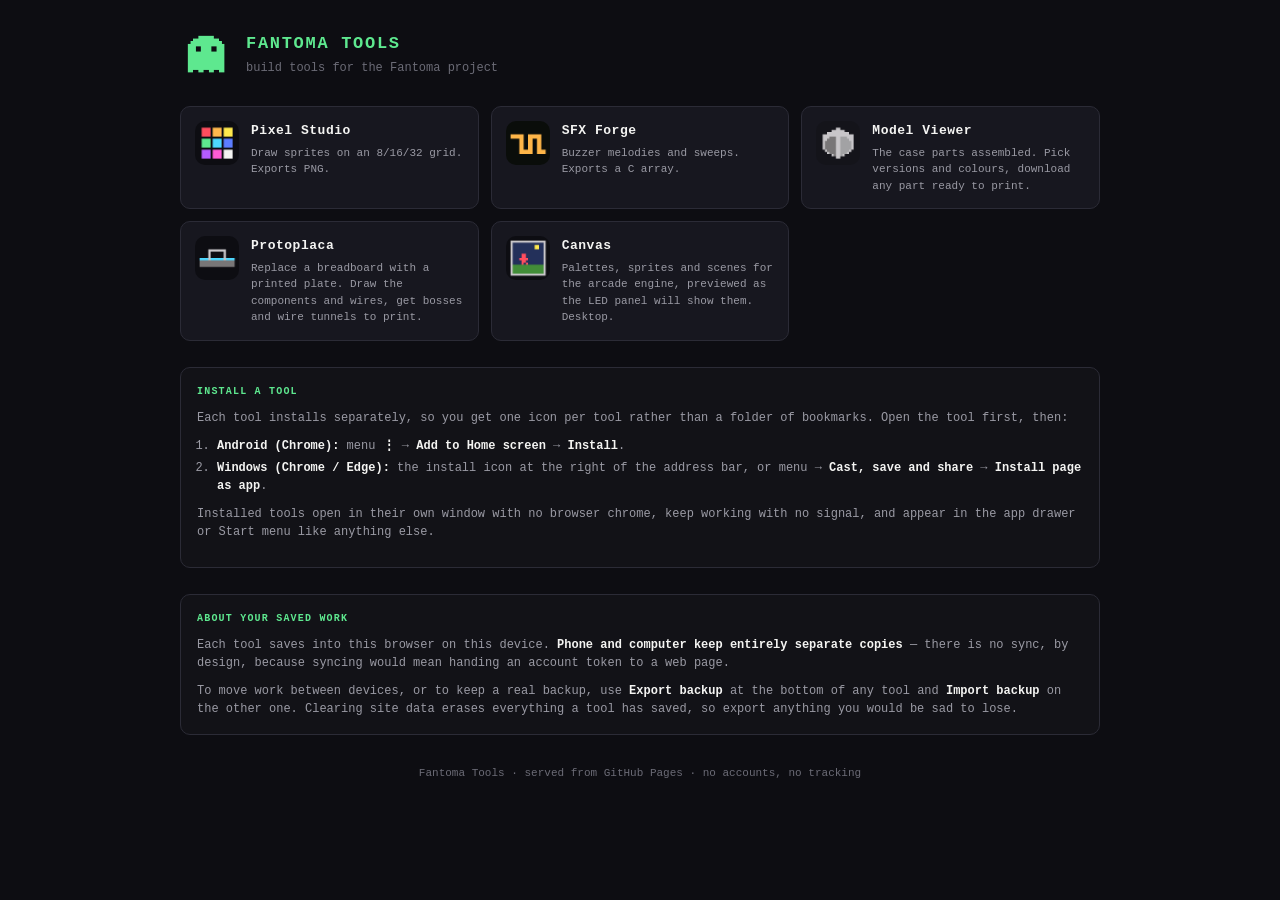
<file: index.html>
<!DOCTYPE html>
<html lang="en">
<head>
<meta charset="UTF-8">
<meta name="viewport" content="width=device-width, initial-scale=1.0, viewport-fit=cover">
<title>Fantoma Tools</title>
<meta name="description" content="Build tools for the Fantoma project.">
<meta name="theme-color" content="#0d0d12">
<link rel="manifest" href="./manifest.webmanifest">
<link rel="icon" href="./icons/icon-192.png">
<link rel="apple-touch-icon" href="./icons/icon-192.png">
<link rel="stylesheet" href="./shared/theme.css">
</head>
<body>
<div class="wrap">

  <header class="masthead">
    <img src="./icons/icon-192.png" alt="">
    <div>
      <h1>Fantoma Tools</h1>
      <p>build tools for the Fantoma project</p>
    </div>
  </header>

  <div class="grid">
    <a class="tile" href="./tools/pixel-studio/">
      <img src="./tools/pixel-studio/icons/icon-192.png" alt="">
      <div>
        <h2>Pixel Studio</h2>
        <p>Draw sprites on an 8/16/32 grid. Exports PNG.</p>
      </div>
    </a>
    <a class="tile" href="./tools/sfx-forge/">
      <img src="./tools/sfx-forge/icons/icon-192.png" alt="">
      <div>
        <h2>SFX Forge</h2>
        <p>Buzzer melodies and sweeps. Exports a C array.</p>
      </div>
    </a>
    <a class="tile" href="./tools/model-viewer/">
      <img src="./tools/model-viewer/icons/icon-192.png" alt="">
      <div>
        <h2>Model Viewer</h2>
        <p>The case parts assembled. Pick versions and colours, download any part ready to print.</p>
      </div>
    </a>
    <a class="tile" href="./tools/protoplaca/">
      <img src="./tools/protoplaca/icons/icon-192.png" alt="">
      <div>
        <h2>Protoplaca</h2>
        <p>Replace a breadboard with a printed plate. Draw the components and wires, get bosses and wire tunnels to print.</p>
      </div>
    </a>
    <a class="tile" href="./tools/canvas/">
      <img src="./tools/canvas/icons/icon-192.png" alt="">
      <div>
        <h2>Canvas</h2>
        <p>Palettes, sprites and scenes for the arcade engine, previewed as the LED panel will show them. Desktop.</p>
      </div>
    </a>
  </div>

  <section class="card">
    <h2>Install a tool</h2>
    <p>Each tool installs separately, so you get one icon per tool rather than
      a folder of bookmarks. Open the tool first, then:</p>
    <ol>
      <li><b>Android (Chrome):</b> menu <b>⋮</b> → <b>Add to Home screen</b> → <b>Install</b>.</li>
      <li><b>Windows (Chrome / Edge):</b> the install icon at the right of the
        address bar, or menu → <b>Cast, save and share</b> → <b>Install page as app</b>.</li>
    </ol>
    <p>Installed tools open in their own window with no browser chrome, keep
      working with no signal, and appear in the app drawer or Start menu like
      anything else.</p>
    <p><button type="button" id="fantoma-install" hidden>Install this launcher</button></p>
  </section>

  <section class="card">
    <h2>About your saved work</h2>
    <p>Each tool saves into this browser on this device. <b>Phone and computer
      keep entirely separate copies</b> — there is no sync, by design, because
      syncing would mean handing an account token to a web page.</p>
    <p>To move work between devices, or to keep a real backup, use
      <b>Export backup</b> at the bottom of any tool and <b>Import backup</b> on
      the other one. Clearing site data erases everything a tool has saved, so
      export anything you would be sad to lose.</p>
  </section>

  <footer>Fantoma Tools · served from GitHub Pages · no accounts, no tracking</footer>

</div>

<script>
// The hub only needs the install prompt and its own service worker; it has
// nothing of its own to save, so it skips the storage layer entirely.
var deferredInstall = null;
var installBtn = document.getElementById('fantoma-install');

// Tell each tool it was opened from here, so it shows a link back. Done in
// script rather than in each href so a newly added tile can't forget it.
// The tool side of this is cameFromHub() in shared/app.js.
Array.prototype.forEach.call(document.querySelectorAll('a.tile'), function (a) {
  a.hash = 'from-hub';
});

window.addEventListener('beforeinstallprompt', function (e) {
  e.preventDefault();
  deferredInstall = e;
  installBtn.hidden = false;
});

installBtn.onclick = function () {
  if (!deferredInstall) return;
  deferredInstall.prompt();
  deferredInstall.userChoice.then(function () {
    deferredInstall = null;
    installBtn.hidden = true;
  });
};

if ('serviceWorker' in navigator && location.protocol !== 'file:') {
  window.addEventListener('load', function () {
    // updateViaCache 'none': see shared/sw-core.js.
    navigator.serviceWorker.register('./sw.js', { scope: './', updateViaCache: 'none' })
      .catch(function (err) { console.warn('[fantoma] sw registration failed', err); });
  });
}
</script>
</body>
</html>
</file>
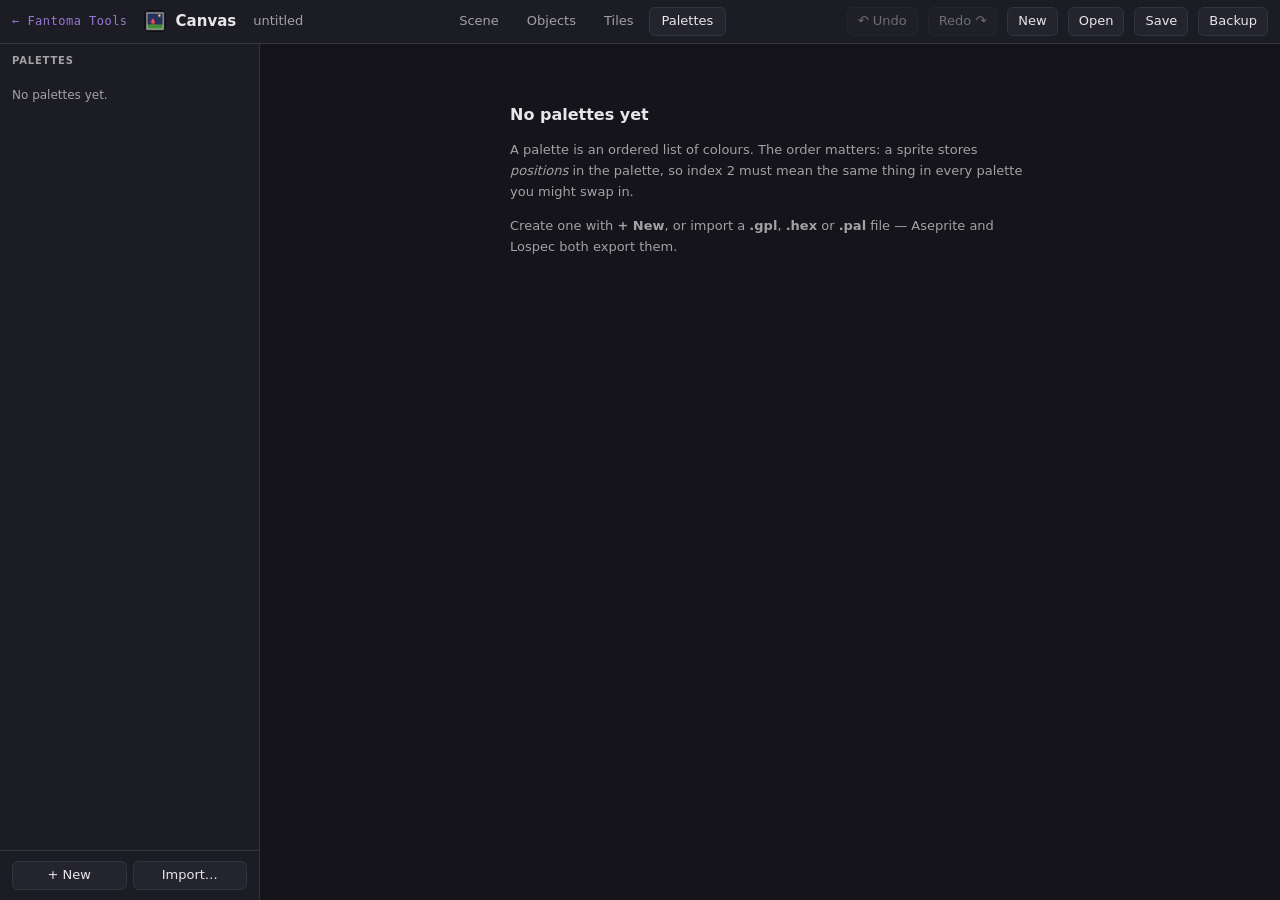
<file: tools/canvas/index.html>
<!DOCTYPE html>
<html lang="en">
<head>
<meta charset="UTF-8">
<meta name="viewport" content="width=device-width, initial-scale=1.0">
<title>Canvas</title>
<meta name="description" content="Palettes, sprites and scenes for the arcade engine, previewed as the panel will show them.">
<meta name="theme-color" content="#0d0d12">
<link rel="manifest" href="./manifest.webmanifest">
<link rel="icon" href="./icons/icon-192.png">
<link rel="apple-touch-icon" href="./icons/icon-192.png">
<style>
/* Chrome colours only. Nothing here is a palette colour: those are the
   user's, and always drawn exactly as the panel would show them. */
:root {
  --bg: #14141a;  --panel: #1c1c24;  --panel-2: #24242e;  --panel-3: #2c2c38;
  --line: #33333f; --ink: #e8e6e7;  --ink-dim: #a2a2a4;  --ink-faint: #6e6e78;
  --accent: #b98cff; --warn: #ffb648; --bad: #ff5e6c; --ok: #5ee88f;
  --mono: ui-monospace, SFMono-Regular, Menlo, Consolas, monospace;
}
* { box-sizing: border-box; }
[hidden] { display: none !important; }
html, body { height: 100%; margin: 0; }
body {
  background: var(--bg); color: var(--ink);
  font: 13px/1.45 system-ui, -apple-system, "Segoe UI", sans-serif;
  display: flex; flex-direction: column; overflow: hidden;
}
button, input, select { font: inherit; color: inherit; }

/* ---- header ---- */
header {
  display: flex; align-items: center; gap: 10px;
  padding: 7px 12px; background: var(--panel);
  border-bottom: 1px solid var(--line); flex: none; position: relative;
}
#hubSlot:empty { display: none; }
#hubSlot #fantoma-hub-link { margin: 0 6px 0 0; }
header img { width: 22px; height: 22px; border-radius: 5px; }
header h1 { font-size: 15px; margin: 0; font-weight: 600; }
#projName {
  width: 180px; background: transparent; border: 1px solid transparent;
  border-radius: 5px; padding: 3px 6px; color: var(--ink-dim);
}
#projName:hover, #projName:focus { border-color: var(--line); color: var(--ink); outline: none; }
nav#tabs { display: flex; gap: 2px; margin-left: 10px; }
nav#tabs button {
  background: transparent; border: 1px solid transparent; border-radius: 6px;
  padding: 4px 12px; cursor: pointer; color: var(--ink-dim);
}
nav#tabs button:hover { color: var(--ink); }
nav#tabs button.on { background: var(--panel-2); border-color: var(--line); color: var(--ink); }
.spacer { flex: 1; }
.chip {
  background: var(--panel-2); border: 1px solid var(--line); border-radius: 6px;
  padding: 4px 10px; cursor: pointer;
}
.chip:hover:not(:disabled) { border-color: var(--accent); }
.chip:disabled { opacity: .4; cursor: default; }
#dataFold { position: relative; }
#dataFold > summary { list-style: none; }
#dataFold > summary::-webkit-details-marker { display: none; }
#dataBox {
  position: absolute; right: 0; top: calc(100% + 8px); width: 380px; z-index: 20;
  background: var(--panel); border: 1px solid var(--line); border-radius: 8px;
  padding: 4px; box-shadow: 0 10px 30px rgba(0,0,0,.5);
}
#dataBox #fantoma-panel { margin: 0; border: 0; background: transparent; }

#narrow {
  flex: none; background: #3a2a10; color: var(--warn); font-size: 12px;
  padding: 6px 12px; border-bottom: 1px solid var(--line);
}

/* ---- the three views ---- */
main { flex: 1; display: flex; min-height: 0; }
.view { flex: 1; display: flex; min-height: 0; min-width: 0; }
aside.side {
  width: 260px; flex: none; background: var(--panel);
  border-right: 1px solid var(--line); display: flex; flex-direction: column; min-height: 0;
}
aside.side.right { border-right: 0; border-left: 1px solid var(--line); width: var(--right-w, 300px); position: relative; }
.paneGrip { position: absolute; left: -3px; top: 0; bottom: 0; width: 6px; cursor: col-resize; z-index: 5; }
.paneGrip:hover, .paneGrip.on { background: var(--accent); opacity: .5; }
.sidehead {
  display: flex; align-items: center; gap: 8px; padding: 10px 12px 6px;
  font-size: 10px; font-weight: 700; letter-spacing: .08em; text-transform: uppercase;
  color: var(--ink-dim); flex: none;
}
.sidehead .spacer { flex: 1; }
.scroll { overflow-y: auto; flex: 1; min-height: 0; }
.center { flex: 1; min-width: 0; overflow: auto; padding: 18px 22px 40px; }
.sidefoot { padding: 10px 12px; border-top: 1px solid var(--line); flex: none; display: flex; gap: 6px; flex-wrap: wrap; }
.sidefoot .chip { flex: 1; text-align: center; }
.small { font-size: 11px; color: var(--ink-dim); }
.faint { color: var(--ink-faint); }

/* ---- palette list ---- */
.prow {
  padding: 7px 12px; cursor: pointer; border-left: 2px solid transparent;
  display: grid; grid-template-columns: 1fr auto; gap: 3px 8px; align-items: center;
}
.prow:hover { background: var(--panel-2); }
.prow.sel { background: var(--panel-2); border-left-color: var(--accent); }
.prow .nm { overflow: hidden; text-overflow: ellipsis; white-space: nowrap; }
.prow .tag { font: 10px var(--mono); color: var(--ink-dim); }
.prow .strip { grid-column: 1 / -1; display: flex; gap: 1px; height: 9px; }
.prow .strip span { flex: 1; max-width: 14px; border-radius: 1px; }
.prow .strip em { font: 9px var(--mono); color: var(--ink-faint); font-style: normal; line-height: 9px; margin-left: 3px; }
.empty-note { padding: 12px; color: var(--ink-dim); font-size: 12px; line-height: 1.5; }

/* ---- palette editor ---- */
.palhead { display: flex; align-items: center; gap: 12px; margin-bottom: 4px; }
#palName {
  font-size: 18px; font-weight: 600; background: transparent; border: 1px solid transparent;
  border-radius: 6px; padding: 3px 6px; margin-left: -7px; min-width: 0; flex: 1; max-width: 420px;
}
#palName:hover, #palName:focus { border-color: var(--line); outline: none; }
.badge {
  font: 11px var(--mono); padding: 3px 8px; border-radius: 999px;
  border: 1px solid var(--accent); color: var(--accent); white-space: nowrap;
}
.badge.warn { border-color: var(--warn); color: var(--warn); }
.lede { color: var(--ink-dim); font-size: 12px; margin: 0 0 16px; max-width: 720px; }

#palGrid { display: flex; flex-wrap: wrap; gap: 10px; }
.cell {
  width: 76px; border-radius: 7px; padding: 4px; cursor: pointer;
  background: var(--panel); border: 1px solid var(--line); user-select: none;
}
.cell:hover { border-color: var(--ink-faint); }
.cell.sel { border-color: var(--accent); box-shadow: 0 0 0 1px var(--accent); }
.cell.dragging { opacity: .35; }
.cell.dropbefore { box-shadow: -4px 0 0 0 var(--accent); }
.cell .chipc {
  height: 58px; border-radius: 4px; position: relative;
  border: 1px solid rgba(255,255,255,.08);
}
.cell .idx {
  position: absolute; left: 4px; top: 3px; font: 700 11px var(--mono);
}
.cell .mark {
  position: absolute; right: 4px; top: 2px; font: 700 12px var(--mono);
}
.cell .clash {
  position: absolute; right: 0; bottom: 0; width: 0; height: 0;
  border-left: 14px solid transparent; border-bottom: 14px solid var(--bad);
  border-bottom-right-radius: 3px;
}
.cell .hx { font: 11px var(--mono); color: var(--ink-dim); text-align: center; margin-top: 4px; }
.cell.add {
  display: flex; align-items: center; justify-content: center; min-height: 85px;
  color: var(--ink-dim); font-size: 26px; border-style: dashed; background: transparent;
}
.cell.add:hover { color: var(--accent); border-color: var(--accent); }
.cell.add.off { opacity: .35; cursor: default; }

/* ---- inspector ---- */
.sect { padding: 12px 14px; border-bottom: 1px solid var(--line); }
.sect h3 {
  margin: 0 0 8px; font-size: 10px; font-weight: 700; letter-spacing: .08em;
  text-transform: uppercase; color: var(--ink-dim);
}
.pickrow { display: flex; gap: 8px; align-items: center; }
input[type=color] {
  width: 46px; height: 34px; padding: 0; border: 1px solid var(--line);
  border-radius: 6px; background: var(--panel-2); cursor: pointer;
}
input.text, input.num {
  background: var(--panel-2); border: 1px solid var(--line); border-radius: 6px;
  padding: 6px 8px; min-width: 0;
}
input.text:focus, input.num:focus { border-color: var(--accent); outline: none; }
input.hex { width: 96px; font-family: var(--mono); }
input.num { width: 76px; font-family: var(--mono); }
.panelsw { display: flex; align-items: center; gap: 8px; margin-top: 10px; font: 12px var(--mono); }
.panelsw .sw { width: 22px; height: 22px; border-radius: 4px; border: 1px solid rgba(255,255,255,.12); flex: none; }
.btnrow { display: flex; gap: 6px; margin-top: 10px; flex-wrap: wrap; }
.btnrow .chip { flex: 1; text-align: center; white-space: nowrap; }
.chip.danger { color: var(--bad); }
.chip.danger:hover:not(:disabled) { border-color: var(--bad); }
.note { font-size: 11px; color: var(--ink-dim); margin: 8px 0 0; line-height: 1.5; }
.note.warn { color: var(--warn); }
.note.bad { color: var(--bad); }

table.kv { width: 100%; border-collapse: collapse; font-size: 12px; }
table.kv td { padding: 3px 0; vertical-align: top; }
table.kv td:last-child { text-align: right; font-family: var(--mono); }
table.cost { width: 100%; border-collapse: collapse; font: 11px var(--mono); margin-top: 6px; }
table.cost th { font-weight: 400; color: var(--ink-faint); text-align: right; padding: 2px 0 4px; }
table.cost th:first-child, table.cost td:first-child { text-align: left; }
table.cost td { text-align: right; padding: 2px 0; }
table.cost td.up { color: var(--warn); }
ul.warns { margin: 0; padding-left: 16px; font-size: 12px; }
ul.warns li { margin: 0 0 6px; }
ul.warns li.bad { color: var(--bad); }
ul.warns li.warn { color: var(--warn); }
ul.warns li.info { color: var(--ink-dim); }

/* ---- scene ---- */
.field { display: flex; align-items: center; gap: 8px; margin: 0 0 8px; }
.field label { flex: 1; color: var(--ink-dim); font-size: 12px; }
.field .x { color: var(--ink-faint); }
#sceneStage { flex: 1; position: relative; min-width: 0; touch-action: none; }
.mono { font-family: var(--mono); }
.scnobj {
  display: grid; grid-template-columns: 34px 1fr; grid-template-rows: auto auto; column-gap: 8px;
  align-items: center; padding: 5px 6px; border-radius: 6px; cursor: grab; margin: 0 -6px;
}
.scnobj:hover { background: var(--panel-2); }
.scnobj .th { grid-row: 1 / 3; display: flex; align-items: center; justify-content: center; height: 30px; }
.scnobj .th canvas { image-rendering: pixelated; }
.scnobj .nm { font: 600 12px var(--mono); overflow: hidden; text-overflow: ellipsis; white-space: nowrap; }
.scnobj .tag { font: 10px var(--mono); color: var(--ink-faint); }
#tsCanvasWrap { flex: 1; position: relative; min-height: 0; }
#tsCanvas { position: absolute; inset: 0; width: 100%; height: 100%; display: block; }
#tsReadout { font: 11px var(--mono); color: var(--ink-dim); margin-left: auto; min-width: 64px; min-height: 14px; text-align: right; }
/* The segmented switch. NOT "seg": that is a path segment row (phase 5), and
   sharing the name laid each row out sideways. */
.segsw { display: inline-flex; border: 1px solid var(--line); border-radius: 6px; overflow: hidden; }
.segsw button { background: transparent; border: 0; padding: 5px 12px; color: var(--ink-dim); cursor: pointer; font: inherit; font-size: 12px; }
.segsw button.on { background: var(--accent); color: #14141a; font-weight: 600; }
canvas.glyph { image-rendering: pixelated; vertical-align: middle; border: 1px solid var(--line); border-radius: 2px; }
table.cover { width: 100%; border-collapse: collapse; font: 11px var(--mono); margin-top: 6px; }
table.cover th { font-weight: 400; color: var(--ink-faint); text-align: left; padding: 2px 4px 4px 0; }
table.cover td { padding: 3px 4px 3px 0; white-space: nowrap; }
table.cover tr:not(:first-child) { cursor: pointer; }
table.cover tr:not(:first-child):hover { background: var(--panel-2); }
table.cover tr.hi { background: rgba(255,209,102,0.15); }
table.cover td.plan { color: var(--ink-dim); font-family: inherit; }
table.cover td.new { color: var(--warn); font-family: inherit; }
canvas.tplprev { display: block; image-rendering: pixelated; margin: 8px 0 4px; border: 1px solid var(--line); }
ul.warns li canvas.glyph { margin-right: 4px; }
.sitgrid { display: flex; flex-wrap: wrap; gap: 4px; margin-top: 6px; }
.sitgrid canvas.glyph.drawn { border-color: var(--ok); }
.sitgrid canvas.glyph.plan { border-color: var(--warn); }
.sitgrid canvas.glyph.none { opacity: 0.3; }
#scnViewWrap { display: flex; justify-content: center; background: #000; border-radius: 6px; padding: 8px 0; }
#scnView { display: block; image-rendering: pixelated; }
/* Space reserved even while empty: text appearing as the pointer enters
   would otherwise re-wrap the toolbar and shift the canvas under it. */
#scnReadout { font: 11px var(--mono); color: var(--ink-dim); margin-left: auto; min-width: 64px; min-height: 14px; text-align: right; }
/* Fixed sizes throughout: the time label changes every frame while playing,
   and a toolbar that re-wraps as it does would shift the canvas under it. */
.scrub { display: flex; align-items: center; gap: 6px; flex: none; }
#scnPlay, #objPlay { width: 84px; text-align: center; }  /* "Play" and "Pause" differ by 10 px */
.scrub .chip { padding: 3px 8px; }
table.para { width: 100%; border-collapse: collapse; font-size: 11px; margin-top: 6px; table-layout: fixed; }
table.para th:nth-child(2), table.para th:nth-child(3) { width: 50px; }
table.para th:nth-child(4) { width: 34%; }
table.para td { overflow: hidden; text-overflow: ellipsis; }
table.para th { font-weight: 400; color: var(--ink-faint); text-align: left; padding: 2px 4px 4px 0; }
table.para td { padding: 2px 4px 2px 0; white-space: nowrap; }
table.para td.even { color: var(--ink-dim); font-family: var(--mono); }
table.para td.odd { color: var(--warn); font-family: var(--mono); }
input.fac { width: 44px; padding: 3px 4px; }
#camFollowBox .field select { flex: none; }
.loopbox { display: flex; align-items: center; gap: 5px; flex: none; font-size: 12px; color: var(--ink-dim); }
.loopbox label { display: flex; align-items: center; gap: 5px; cursor: pointer; }
#scnLoopS { width: 64px; padding: 3px 6px; }
#scnTime { width: 150px; accent-color: #ffd166; }
#scnTimeLbl { width: 56px; white-space: nowrap; }
.seglist { margin-top: 8px; }
.seg { border-top: 1px solid var(--line); padding: 6px 0; }
.seghead { display: flex; align-items: center; gap: 6px; }
.seghead .to { font: 11px var(--mono); white-space: nowrap; flex: none; }
.seghead .info { flex: 1; min-width: 0; text-align: right; font: 10px var(--mono); color: var(--ink-faint);
  overflow: hidden; text-overflow: ellipsis; white-space: nowrap; }
.segn { font: 700 10px var(--mono); color: #14141a; background: #ffd166; border-radius: 3px; padding: 1px 4px; }
.segx { background: none; border: 0; color: var(--ink-faint); cursor: pointer; padding: 0 2px; }
.segx:hover { color: var(--bad); }
.segline { display: flex; gap: 4px; align-items: center; margin-top: 4px; }
.segline select { flex: 1; min-width: 0; background: var(--panel-2); border: 1px solid var(--line); border-radius: 6px; padding: 4px; font-size: 11px; }
.segline input.num { width: 64px; padding: 4px 6px; }
.bandrow { display: flex; align-items: center; gap: 6px; padding: 5px 0 3px; font-size: 12px; font-weight: 600; }
.bandrow.off .nm { color: var(--ink-faint); }
.bandrow .nm { flex: 1; }
.bandrow .tag { font: 10px var(--mono); color: var(--ink-faint); }
.bandrow .eye { background: none; border: 0; color: var(--accent); cursor: pointer; padding: 0 2px; font-size: 12px; width: 18px; }
.bandrow.off .eye { color: var(--ink-faint); }
#scnBandSect .srow { padding-left: 24px; margin: 0 -14px; }
#sceneCanvas { position: absolute; inset: 0; width: 100%; height: 100%; display: block; }
.placeholder {
  flex: 1; display: flex; align-items: center; justify-content: center; padding: 40px;
}
.placeholder div { max-width: 520px; color: var(--ink-dim); line-height: 1.6; }
.placeholder h2 { color: var(--ink); font-size: 16px; margin: 0 0 8px; }
.placeholder ul { padding-left: 18px; }

/* ---- objects ---- */
.orow {
  padding: 7px 12px; cursor: pointer; border-left: 2px solid transparent;
  display: flex; align-items: center; gap: 8px;
}
.orow:hover { background: var(--panel-2); }
.orow.sel { background: var(--panel-2); border-left-color: var(--accent); }
.orow .nm { flex: 1; min-width: 0; overflow: hidden; text-overflow: ellipsis; white-space: nowrap; font: 600 12px var(--mono); }
.orow .tag, .srow .tag { font: 10px var(--mono); color: var(--ink-faint); white-space: nowrap; }
.srow {
  padding: 4px 12px 4px 28px; cursor: pointer; display: flex; gap: 8px; align-items: center;
  border-left: 2px solid transparent; font-size: 12px;
}
.srow:hover { background: var(--panel-2); }
.srow.sel { background: var(--panel-3); border-left-color: var(--accent); }
.srow .nm { flex: 1; min-width: 0; overflow: hidden; text-overflow: ellipsis; white-space: nowrap; font-family: var(--mono); }
.srow .flag { color: var(--warn); font-size: 11px; }
.objstage { flex: 1; min-width: 0; display: flex; flex-direction: column; }
.objbar {
  display: flex; align-items: center; gap: 12px; padding: 8px 14px; flex: none; flex-wrap: wrap;
  border-bottom: 1px solid var(--line);
}
.objbar label { display: flex; align-items: center; gap: 5px; font-size: 12px; color: var(--ink-dim); cursor: pointer; }
.objbar select, select.sel2 {
  background: var(--panel-2); border: 1px solid var(--line); border-radius: 6px; padding: 4px 6px;
}
select.sel2 { width: 100%; padding: 6px 8px; }
#objReadout { font: 11px var(--mono); color: var(--ink-dim); margin-left: auto; }
#objCanvasWrap { flex: 1; position: relative; min-height: 0; }
#objCanvas { position: absolute; inset: 0; width: 100%; height: 100%; display: block; }
#objStrip {
  flex: none; display: flex; gap: 6px; padding: 10px 14px; overflow-x: auto;
  border-top: 1px solid var(--line); align-items: flex-end;
}
.fthumb {
  flex: none; border: 1px solid var(--line); border-radius: 5px; padding: 3px; cursor: pointer;
  background: var(--panel); text-align: center;
}
.fthumb.on { border-color: var(--accent); box-shadow: 0 0 0 1px var(--accent); }
.fthumb canvas { display: block; image-rendering: pixelated; margin: 0 auto; }
.fthumb span { font: 10px var(--mono); color: var(--ink-faint); }
#objStrip .order { font: 11px var(--mono); color: var(--ink-faint); margin-left: 8px; white-space: nowrap; align-self: center; }
.boxgrid { display: grid; grid-template-columns: repeat(4, 1fr); gap: 6px; }
.boxgrid label { display: block; font-size: 10px; color: var(--ink-faint); margin-bottom: 2px; }
.boxgrid input { width: 100%; }
.enum { font: 11px var(--mono); color: var(--ink-dim); }
label.check { display: flex; align-items: center; gap: 8px; font-size: 12px; margin-top: 10px; cursor: pointer; }
input[type=checkbox], input[type=radio] { accent-color: var(--accent); }
.lbl { display: block; font-size: 10px; letter-spacing: .06em; text-transform: uppercase; color: var(--ink-faint); margin: 10px 0 4px; }
input.wide { width: 100%; font-family: var(--mono); }

/* ---- import dialog ---- */
#modal {
  position: fixed; inset: 0; background: rgba(0,0,0,.6); z-index: 40;
  display: flex; align-items: center; justify-content: center;
}
#modalBox {
  background: var(--panel); border: 1px solid var(--line); border-radius: 10px;
  width: min(760px, 92vw); max-height: 88vh; display: flex; flex-direction: column;
  box-shadow: 0 20px 60px rgba(0,0,0,.6);
}
#modalBox > h2 { margin: 0; font-size: 15px; padding: 14px 18px; border-bottom: 1px solid var(--line); }
#modalBody { padding: 12px 18px 16px; overflow-y: auto; }
#modalFoot {
  padding: 12px 18px; border-top: 1px solid var(--line);
  display: flex; gap: 8px; justify-content: flex-end; align-items: center;
}
#modalFoot .why { margin-right: auto; font-size: 12px; color: var(--warn); }
.chip.primary { background: var(--accent); color: #14141a; border-color: var(--accent); font-weight: 600; }
table.grid { width: 100%; border-collapse: collapse; font-size: 12px; margin: 4px 0 10px; }
table.grid th { text-align: left; font-weight: 400; color: var(--ink-faint); padding: 3px 6px; border-bottom: 1px solid var(--line); }
table.grid td { padding: 3px 6px; border-bottom: 1px solid rgba(255,255,255,.04); font-family: var(--mono); }
table.grid td.w { color: var(--warn); font-family: inherit; }
.swrow { display: flex; flex-wrap: wrap; gap: 3px; margin: 4px 0 8px; }
.swrow span { width: 16px; height: 16px; border-radius: 3px; border: 1px solid rgba(255,255,255,.15); }
.swrow span.miss { outline: 2px solid var(--bad); outline-offset: 1px; }
.opt { display: flex; align-items: flex-start; gap: 8px; margin: 6px 0; font-size: 12px; cursor: pointer; }
.opt input { margin-top: 3px; }
h4.mh {
  margin: 14px 0 4px; font-size: 10px; letter-spacing: .08em; text-transform: uppercase;
  color: var(--ink-dim);
}
h4.mh:first-child { margin-top: 0; }

#toast {
  position: fixed; left: 50%; bottom: 18px; transform: translateX(-50%);
  background: var(--panel-3); border: 1px solid var(--line); border-radius: 999px;
  padding: 7px 16px; font-size: 12px; opacity: 0; transition: opacity .2s;
  pointer-events: none; z-index: 50; max-width: 80vw;
}
#toast.show { opacity: 1; }
</style>
</head>
<body>

<header>
  <span id="hubSlot"></span>
  <img src="./icons/icon-192.png" alt="">
  <h1>Canvas</h1>
  <input id="projName" type="text" maxlength="60" spellcheck="false" title="Project name">
  <nav id="tabs">
    <button type="button" data-tab="scene">Scene</button>
    <button type="button" data-tab="objects">Objects</button>
    <button type="button" data-tab="tiles">Tiles</button>
    <button type="button" data-tab="palettes">Palettes</button>
  </nav>
  <span class="spacer"></span>
  <button type="button" class="chip" id="undoBtn" title="Undo (Ctrl+Z)">&#8630; Undo</button>
  <button type="button" class="chip" id="redoBtn" title="Redo (Ctrl+Y)">Redo &#8631;</button>
  <button type="button" class="chip" id="newBtn" title="Start an empty project (undoable)">New</button>
  <button type="button" class="chip" id="openBtn" title="Open a .canvas.json file (undoable)">Open</button>
  <button type="button" class="chip" id="saveBtn" title="Save the project as a .canvas.json file (Ctrl+S)">Save</button>
  <details id="dataFold">
    <summary class="chip">Backup</summary>
    <div id="dataBox"></div>
  </details>
</header>

<div id="narrow" hidden>Canvas is laid out for a desktop window. It works narrower, but not well &mdash; Pixel Studio is the tool for a phone.</div>

<main>

  <!-- ================= SCENE ================= -->
  <section class="view" id="view-scene" hidden>
    <aside class="side">
      <div class="sidehead">Scene</div>
      <div class="scroll" style="padding: 4px 12px 12px">
        <div class="field">
          <label for="camW">Camera</label>
          <input class="num" id="camW" type="number" min="1" max="1024" step="1">
          <span class="x">&times;</span>
          <input class="num" id="camH" type="number" min="1" max="1024" step="1">
        </div>
        <div class="field">
          <label for="camX">Camera at</label>
          <input class="num" id="camX" type="number" min="0" step="1">
          <span class="x">,</span>
          <input class="num" id="camY" type="number" min="0" step="1">
        </div>
        <div id="camFollowBox"></div>
        <div class="field">
          <label for="sceneW">Scene</label>
          <input class="num" id="sceneW" type="number" min="1" max="4096" step="1">
          <span class="x">&times;</span>
          <input class="num" id="sceneH" type="number" min="1" max="4096" step="1">
        </div>
        <div class="field">
          <label for="sceneBg">Background</label>
          <span class="small mono" id="sceneBg565"></span>
          <input type="color" id="sceneBg">
        </div>
        <p class="note">The <b>camera</b> is what the screen shows &mdash; 64 &times; 64 for
          Fantoma, but every project sets its own. The <b>scene</b> is the world it moves
          over. The <b>background</b> is the engine&rsquo;s <code>bg_color</code>, one RGB565
          colour under everything.</p>
        <span class="lbl">Objects</span>
        <div id="scnObjList"></div>
        <p class="note">Drag an object into the scene, or click it to place one at the
          camera&rsquo;s centre. Nothing here is exported: the scene is a preview.</p>
      </div>
    </aside>

    <div class="objstage">
      <div class="objbar">
        <button type="button" class="chip" id="scnPlay"></button>
        <span class="segsw" id="scnToolSw" title="V select · B paint ground · E erase ground"><button type="button" data-t="select">Select</button><button type="button" data-t="paint">Paint</button><button type="button" data-t="erase">Erase</button></span>
        <label>Zoom <select id="scnZoom"></select></label>
        <label title="Collision boxes as the engine uses them: at the object&rsquo;s top-left, never mirrored"><input type="checkbox" id="scnBoxes"> Collision boxes</label>
        <label><input type="checkbox" id="scnGrid"> Pixel grid</label>
        <label title="Show every instance's path, not only the selected one's"><input type="checkbox" id="scnPaths"> Paths</label>
        <label title="Mark tiles standing in for a situation the template lacks"><input type="checkbox" id="scnMarks"> Stand-ins</label>
        <span class="scrub"><button type="button" class="chip" id="scnRestart" title="Back to 0 s">⟲</button>
          <input type="range" id="scnTime" min="0" max="4000" step="16" value="0" title="Scene time: drag to scrub (pauses)">
          <span id="scnTimeLbl" class="small mono"></span></span>
        <span class="loopbox" title="Every animation and path starts over at this time, as ⟲ does"><label><input type="checkbox" id="scnLoopOn"> Restart every</label>
          <input class="num" id="scnLoopS" type="number" min="0.1" max="600" step="0.1"> s</span>
        <span id="scnReadout"></span>
      </div>
      <div id="sceneStage"><canvas id="sceneCanvas"></canvas></div>
    </div>

    <aside class="side right">
      <div class="scroll">
        <div class="sect">
          <h3>Camera view</h3>
          <div id="scnViewWrap"><canvas id="scnView"></canvas></div>
          <p class="note" id="scnViewNote"></p>
        </div>
        <div class="sect" id="scnInstSect"></div>
        <div class="sect" id="scnPathSect" hidden></div>
        <div class="sect" id="scnTileSect"></div>
        <div class="sect" id="scnBandSect"></div>
        <div class="sect" id="scnParaSect"></div>
        <div class="sect" id="scnCheckSect"></div>
      </div>
    </aside>
  </section>

  <!-- ================= OBJECTS ================= -->
  <section class="view" id="view-objects" hidden>
    <aside class="side">
      <div class="sidehead">Objects</div>
      <div class="scroll" id="objList"></div>
      <div class="sidefoot">
        <button type="button" class="chip primary" id="objLinkBtn" title="Pick .aseprite files: each reloads here whenever you save it">Link .aseprite&hellip;</button>
        <button type="button" class="chip" id="objImport" title="An exported Aseprite sprite sheet: its .png and .json together">Import sheet&hellip;</button>
        <button type="button" class="chip" id="objReconnect" hidden title="After a browser restart, Chrome asks again before Canvas may read linked files"></button>
      </div>
    </aside>

    <div class="placeholder" id="objEmpty" hidden><div>
      <h2>No objects yet</h2>
      <p>Objects come from Aseprite. The route that keeps colours exact:</p>
      <ol>
        <li>Make a palette in the <b>Palettes</b> tab, <b>Export .gpl</b>, and in
          Aseprite load it with <b>&equiv;</b> (above the palette) &rarr; <b>Load Palette&hellip;</b></li>
        <li>Draw, and tag each animation (<b>Frame &rarr; Tags</b>). Each tag becomes a
          state; a file with no tags becomes one state named after the file.</li>
        <li><b>Link .aseprite&hellip;</b> here and pick the file. From then on, every
          <b>Ctrl+S</b> in Aseprite updates it here within a second &mdash; in the Scene too.
          Canvas only reads the files you pick (Chrome or Edge).</li>
        <li>Or the old way: <b>File &rarr; Export Sprite Sheet</b> with <b>JSON Data</b> and,
          under Meta, <b>Tags</b> ticked (Trim off, any layout but Packed), then
          <b>Import sheet&hellip;</b> with the <b>.png</b> and <b>.json</b> together.</li>
      </ol>
      <p>Colours must match a palette exactly; if some do not, the import says which
        and offers to add them &mdash; it never guesses a nearest colour.</p>
    </div></div>

    <div class="objstage" id="objStage" hidden>
      <div class="objbar">
        <button type="button" class="chip" id="objPlay"></button>
        <label>Zoom <select id="objZoom">
          <option value="0">fit</option><option value="1">1&times;</option><option value="2">2&times;</option>
          <option value="4">4&times;</option><option value="8">8&times;</option><option value="16">16&times;</option>
          <option value="32">32&times;</option></select></label>
        <label title="Pixels the sprite leaves empty. On the LED panel an unlit pixel is black.">Empty
          <select id="objBg"><option value="grey">dark grey</option><option value="black">black (panel off)</option><option value="checker">checker</option></select></label>
        <label><input type="checkbox" id="objBox"> Collision box</label>
        <label><input type="checkbox" id="objGrid"> Pixel grid</label>
        <span id="objReadout"></span>
      </div>
      <div id="objCanvasWrap"><canvas id="objCanvas"></canvas></div>
      <div id="objStrip"></div>
    </div>

    <aside class="side right" id="objInspector" hidden>
      <div class="scroll">
        <div class="sect" id="objSect"></div>
        <div class="sect" id="stateSect"></div>
        <div class="sect" id="budgetSect"></div>
        <div class="sect" id="exportSect"></div>
      </div>
    </aside>
  </section>

  <!-- ================= TILES ================= -->
  <section class="view" id="view-tiles" hidden>
    <aside class="side">
      <div class="sidehead">Tilesets</div>
      <div class="scroll" id="tsList"></div>
      <div class="sidefoot">
        <button type="button" class="chip primary" id="tsLinkBtn" title="An .aseprite file with a tilemap layer over a template; it reloads whenever you save it">Link tileset&hellip;</button>
        <button type="button" class="chip" id="tsStarterBtn" title="An Aseprite file ready to draw tiles on: a template layer and an empty tilemap layer">New starter file&hellip;</button>
      </div>
    </aside>

    <div class="placeholder" id="tsEmpty" hidden><div>
      <h2>No tilesets yet</h2>
      <p>A tileset is drawn in Aseprite on a <b>tilemap layer</b> over a <b>template</b>: a
        picture of every place a tile can stand. The template is the rule set &mdash; each
        place&rsquo;s neighbours say which situation its tile is for.</p>
      <ol>
        <li><b>New starter file&hellip;</b> writes an Aseprite file with a template (the built-in
          platformer one, or a picture of yours) and an empty tilemap layer, at the tile size you choose.</li>
        <li>In Aseprite, draw on the <b>tiles</b> layer. Where the same tile belongs in two places,
          place it again from the tileset rather than drawing it twice.</li>
        <li><b>Link tileset&hellip;</b> here. Every save then updates this tab: the rules, the checks,
          and a random level tiled with your art.</li>
      </ol>
    </div></div>

    <div class="objstage" id="tsStage" hidden>
      <div class="objbar">
        <span class="segsw" id="tsViewSw"><button type="button" data-v="template">Template</button><button type="button" data-v="level">Level</button></span>
        <label>Zoom <select id="tsZoom"><option value="0">fit</option><option value="1">1&times;</option><option value="2">2&times;</option>
          <option value="3">3&times;</option><option value="4">4&times;</option><option value="6">6&times;</option><option value="8">8&times;</option></select></label>
        <label title="Tile numbers on the template"><input type="checkbox" id="tsNumbers"> Numbers</label>
        <label title="In the level, mark cells tiled by the closest drawn situation rather than their own"><input type="checkbox" id="tsMarks"> Mark stand-ins</label>
        <span id="tsReadout"></span>
      </div>
      <div id="tsCanvasWrap"><canvas id="tsCanvas"></canvas></div>
    </div>

    <aside class="side right" id="tsInspector" hidden>
      <div class="scroll">
        <div class="sect" id="tsInfoSect"></div>
        <div class="sect" id="tsCheckSect"></div>
        <div class="sect" id="tsCoverSect"></div>
      </div>
    </aside>
  </section>

  <!-- ================= PALETTES ================= -->
  <section class="view" id="view-palettes" hidden>
    <aside class="side">
      <div class="sidehead">Palettes <span class="spacer"></span></div>
      <div class="scroll" id="palList"></div>
      <div class="sidefoot">
        <button type="button" class="chip" id="palNew">+ New</button>
        <button type="button" class="chip" id="palImport" title="GIMP .gpl, Lospec .hex, JASC .pal, or any text with #rrggbb colours">Import&hellip;</button>
      </div>
    </aside>

    <div class="center" id="palCenter">
      <div id="palEmpty" class="placeholder" hidden><div>
        <h2>No palettes yet</h2>
        <p>A palette is an ordered list of colours. The order matters: a sprite
          stores <i>positions</i> in the palette, so index&nbsp;2 must mean the
          same thing in every palette you might swap in.</p>
        <p>Create one with <b>+ New</b>, or import a <b>.gpl</b>, <b>.hex</b>
          or <b>.pal</b> file &mdash; Aseprite and Lospec both export them.</p>
      </div></div>
      <div id="palEditor" hidden>
        <div class="palhead">
          <input id="palName" type="text" maxlength="40" spellcheck="false">
          <span class="badge" id="palBadge"></span>
        </div>
        <p class="lede">Each colour is shown <b>as the panel will show it</b>: cut
          to RGB565 the way the export does, then expanded back the way the panel
          driver does. Drag to reorder; the number is the index a sprite stores.</p>
        <div id="palGrid"></div>
      </div>
    </div>

    <aside class="side right" id="palInspector">
      <div class="scroll">
        <div class="sect" id="colEdit"></div>
        <div class="sect" id="palDepth"></div>
        <div class="sect" id="palWarn"></div>
        <div class="sect" id="palActions"></div>
      </div>
    </aside>
  </section>

</main>

<div id="modal" hidden><div id="modalBox">
  <h2 id="modalTitle"></h2>
  <div id="modalBody"></div>
  <div id="modalFoot"></div>
</div></div>

<div id="toast"></div>

<script src="../../shared/storage.js"></script>
<script src="../../shared/app.js"></script>
<script>
'use strict';

/* ==========================================================================
   Canvas -- palettes, objects and scenes for the arcade engine.

   The engine's side of the contract is fantoma/docs/image-format.md; this
   tool exports what that file says and nothing else. Everything the engine
   does not read -- colliders drawn for preview, paths, scene placement --
   lives only in this tool's own project file, so it can change without
   touching the engine.

   PHASE 1: the tool shell, the project file, and palettes.
   PHASE 2: objects, states and frames, imported from Aseprite; the animated
            preview on the engine's tick; the byte budget.
   ========================================================================== */

var TOOL_ID = 'canvas';
var FORMAT = 'canvas';
var VERSION = 1;
// Where the exported header will #include image.h from; see renderExport().
var DEFAULT_INCLUDE = '../engine/image.h';
var MAX_COLOURS = 256;     // 8 bpp: the most image.h can index
var MAX_CAMERA = 1024;
var MAX_SCENE = 4096;
var HISTORY_MAX = 200;

var store = Fantoma.store(TOOL_ID);


/* --------------------------------------------------------------------------
   Colour: exactly what image.h does
   --------------------------------------------------------------------------
   Two conversions, and they are the ones the device performs, not
   approximations of them:

     rgb565()  8-bit channels -> 16 bits by TRUNCATION (r>>3, g>>2, b>>3),
               as rgb565() in image.h and img2c.py do at export;
     expand()  16 bits -> 8-bit channels by BIT REPLICATION, as
               rgb565_r8/g8/b8 in image.h do on the way to the panel.

   So a swatch here is painted in the colour the panel driver receives. The
   panel's own response (its CIE1931 curve, the acrylic) is not modelled:
   image-format.md records it as unmeasured, and a guess would only look
   authoritative.
   -------------------------------------------------------------------------- */
function hexToRgb(hex) {
  var n = parseInt(hex.slice(1), 16);
  return [(n >> 16) & 255, (n >> 8) & 255, n & 255];
}

function rgbToHex(r, g, b) {
  return '#' + [r, g, b].map(function (v) { return (v < 16 ? '0' : '') + v.toString(16); }).join('');
}

function rgb565(r, g, b) {
  return ((r >> 3) << 11) | ((g >> 2) << 5) | (b >> 3);
}

function expand565(c) {
  var r = (c >> 11) & 31, g = (c >> 5) & 63, b = c & 31;
  return [(r << 3) | (r >> 2), (g << 2) | (g >> 4), (b << 3) | (b >> 2)];
}

function panelOf(hex) {          // { c565, hex } as the panel will show it
  var rgb = hexToRgb(hex);
  var c = rgb565(rgb[0], rgb[1], rgb[2]);
  var e = expand565(c);
  return { c565: c, hex: rgbToHex(e[0], e[1], e[2]) };
}

function hex565(c) { return '0x' + ('000' + c.toString(16).toUpperCase()).slice(-4); }

function normHex(v) {
  var m = /^#?([0-9a-f]{6})$/i.exec(String(v == null ? '' : v).trim());
  return m ? '#' + m[1].toLowerCase() : null;
}

// Black or white text over a swatch, whichever reads.
function inkOn(hex) {
  var rgb = hexToRgb(hex);
  return (0.2126 * rgb[0] + 0.7152 * rgb[1] + 0.0722 * rgb[2]) > 140 ? '#111' : '#fff';
}


/* --------------------------------------------------------------------------
   Bit depth and bytes: exactly what the export will produce
   --------------------------------------------------------------------------
   image.h supports 1, 2, 4 and 8 bpp -- nothing between -- and a palette is
   stored with exactly 1 << bpp entries. A transparent sprite spends one of
   them on "no pixel", so the same palette can cost a whole extra step; the
   format asks tools to say so, and this is where it gets said.

   Rows start on a byte boundary, so a row costs ceil(w * bpp / 8) bytes, not
   w * bpp / 8: a 10 px row at 1 bpp is 2 bytes. The table uses that, because
   the budget is only useful if it is the real one.
   -------------------------------------------------------------------------- */
function bppFor(n) {
  if (n <= 0 || n > MAX_COLOURS) return null;
  if (n <= 2) return 1;
  if (n <= 4) return 2;
  if (n <= 16) return 4;
  return 8;
}

function frameBytes(w, h, bpp) { return Math.ceil(w * bpp / 8) * h; }
function paletteBytes(bpp) { return 2 * (1 << bpp); }

function depthInfo(n) {
  var opaque = bppFor(n), transp = bppFor(n + 1);
  return {
    n: n,
    opaque: opaque, transp: transp,
    slotsOpaque: opaque ? (1 << opaque) : 0,
    slotsTransp: transp ? (1 << transp) : 0,
    bumps: !!(opaque && transp && transp > opaque),
    noTransp: n >= MAX_COLOURS
  };
}

function bytesLabel(b) { return b >= 10240 ? (b / 1024).toFixed(1) + ' KB' : b + ' B'; }


/* --------------------------------------------------------------------------
   The project
   --------------------------------------------------------------------------
   One JSON document, autosaved here and saved to a file on demand. Phase 1
   defines the parts it uses; `objects` is carried but not yet interpreted,
   and any field this build does not know about is kept rather than dropped,
   so a file from a newer Canvas survives a round trip through an older one.
   -------------------------------------------------------------------------- */
function blankProject() {
  return {
    format: FORMAT, version: VERSION, name: 'untitled',
    camera: { w: 64, h: 64, x: 0, y: 0, follow: { target: null, mode: 'zone', zw: 24, zh: 24 } },
    scene: { w: 64, h: 64, bg: '#000000', instances: [], tilemaps: [], loop: { on: false, ms: 5000 },
             parallax: { x: [1, 1, 1, 1, 1, 1], y: [1, 1, 1, 1, 1, 1] } },
    include: DEFAULT_INCLUDE,
    palettes: [],
    objects: [],
    tilesets: []
  };
}

function intIn(v, lo, hi, dflt) {
  var n = Math.round(Number(v));
  return isFinite(n) ? Math.min(hi, Math.max(lo, n)) : dflt;
}

function normProject(raw) {
  if (!raw || typeof raw !== 'object' || raw.format !== FORMAT) {
    throw new Error('That is not a Canvas project file.');
  }
  var p = JSON.parse(JSON.stringify(raw));
  p.format = FORMAT;
  p.version = Math.max(VERSION, intIn(raw.version, 1, 1e6, VERSION));
  p.name = (typeof raw.name === 'string' && raw.name.trim()) ? raw.name.slice(0, 60) : 'untitled';

  var cam = (raw.camera && typeof raw.camera === 'object') ? raw.camera : {};
  p.camera = { w: intIn(cam.w, 1, MAX_CAMERA, 64), h: intIn(cam.h, 1, MAX_CAMERA, 64) };
  var sc = (raw.scene && typeof raw.scene === 'object') ? raw.scene : {};
  p.scene = {
    w: Math.max(p.camera.w, intIn(sc.w, 1, MAX_SCENE, p.camera.w)),
    h: Math.max(p.camera.h, intIn(sc.h, 1, MAX_SCENE, p.camera.h)),
    bg: normHex(sc.bg) || '#000000',       // bg_color; black is an unlit panel
    loop: { on: !!(sc.loop && sc.loop.on), ms: intIn(sc.loop && sc.loop.ms, 100, 600000, 5000) },
    parallax: (function (P) {
      function arr(a) { return [0, 1, 2, 3, 4, 5].map(function (i) { var v = Array.isArray(a) ? Number(a[i]) : 1; return isFinite(v) ? Math.min(4, Math.max(0, v)) : 1; }); }
      return { x: arr(P && P.x), y: arr(P && P.y) };
    })(sc.parallax),
    instances: []
  };
  p.camera.x = intIn(cam.x, 0, p.scene.w - p.camera.w, 0);
  var fo = isObj(cam.follow) ? cam.follow : {};
  p.camera.follow = { target: typeof fo.target === 'string' ? fo.target : null,
                      mode: ['lock', 'zone', 'snap'].indexOf(fo.mode) >= 0 ? fo.mode : 'zone',
                      zw: intIn(fo.zw, 1, p.camera.w, Math.min(24, p.camera.w)), zh: intIn(fo.zh, 1, p.camera.h, Math.min(24, p.camera.h)) };
  p.camera.y = intIn(cam.y, 0, p.scene.h - p.camera.h, 0);

  p.include = (typeof raw.include === 'string' && !includeProblem(raw.include.trim()))
    ? raw.include.trim() : DEFAULT_INCLUDE;

  var taken = {};
  p.palettes = (Array.isArray(raw.palettes) ? raw.palettes : []).filter(function (q) {
    return q && typeof q === 'object';
  }).map(function (q) {
    var out = JSON.parse(JSON.stringify(q));
    out.id = (typeof q.id === 'string' && q.id && !taken[q.id]) ? q.id : newId('pal', taken);
    taken[out.id] = true;
    out.name = (typeof q.name === 'string' && q.name.trim()) ? q.name.slice(0, 40) : 'palette';
    out.colors = (Array.isArray(q.colors) ? q.colors : []).map(normHex)
      .filter(Boolean).slice(0, MAX_COLOURS);
    return out;
  });

  var palIds = {};
  p.palettes.forEach(function (q) { palIds[q.id] = true; });
  var objNames = {};
  p.objects = (Array.isArray(raw.objects) ? raw.objects : []).filter(function (o) {
    return o && typeof o === 'object';
  }).map(function (o) {
    var obj = normObject(o, taken, palIds);
    var base = obj.name, k = 2;
    while (objNames[obj.name]) obj.name = base + '_' + (k++);
    objNames[obj.name] = true;
    return obj;
  });

  p.tilesets = (Array.isArray(raw.tilesets) ? raw.tilesets : []).map(function (t) { return normTileset(t, taken, palIds); }).filter(Boolean);
  // Tile layers keep only where ground is; the grid is fitted to the scene
  // and the tile size when shown (fitTilemaps).
  var tsIds = {};
  p.tilesets.forEach(function (t) { tsIds[t.id] = true; });
  p.scene.tilemaps = (Array.isArray(sc.tilemaps) ? sc.tilemaps : []).filter(function (m) { return isObj(m) && tsIds[m.tileset]; }).map(function (m) {
    var id = (typeof m.id === 'string' && m.id && !taken[m.id]) ? m.id : newId('tm', taken);
    taken[id] = true;
    var cols = intIn(m.cols, 0, 4096, 0), rows = intIn(m.rows, 0, 4096, 0);
    var cells = typeof m.cells === 'string' ? m.cells.replace(/[^1]/g, '0') : '';
    if (cells.length !== cols * rows) { cells = ''; cols = 0; rows = 0; }
    return { id: id, tileset: m.tileset, band: intIn(m.band, 0, BANDS.length - 1, BAND_PLAY), cols: cols, rows: rows, cells: cells,
             edges: m.edges === 'empty' ? 'empty' : 'continue', hidden: !!m.hidden };
  });

  // Instances point at objects and states by id. One whose object is gone
  // is dropped; one whose state is gone falls back to the first, at draw.
  var objIds = {};
  p.objects.forEach(function (o) { objIds[o.id] = true; });
  p.scene.instances = (Array.isArray(sc.instances) ? sc.instances : []).filter(function (i) {
    return isObj(i) && objIds[i.obj];
  }).map(function (i) {
    var id = (typeof i.id === 'string' && i.id && !taken[i.id]) ? i.id : newId('in', taken);
    taken[id] = true;
    return { id: id, obj: i.obj, state: typeof i.state === 'string' ? i.state : null,
             x: intIn(i.x, -MAX_SCENE, 2 * MAX_SCENE, 0), y: intIn(i.y, -MAX_SCENE, 2 * MAX_SCENE, 0),
             band: intIn(i.band, 0, BANDS.length - 1, BAND_PLAY),
             flipX: !!i.flipX, flipY: !!i.flipY, fixed: !!i.fixed, hidden: !!i.hidden, path: normPath(i.path) };
  });
  return p;
}

function newId(prefix, taken) {
  var i = 1;
  while (taken[prefix + i]) i++;
  return prefix + i;
}

function allIds() {
  var t = {};
  project.palettes.forEach(function (q) { t[q.id] = true; });
  project.objects.forEach(function (o) {
    t[o.id] = true;
    o.states.forEach(function (st) { t[st.id] = true; });
  });
  project.scene.instances.forEach(function (i) { t[i.id] = true; });
  project.tilesets.forEach(function (x) { t[x.id] = true; });
  project.scene.tilemaps.forEach(function (x) { t[x.id] = true; });
  return t;
}

/* Replaced by the saved project at boot (bottom of this script), once every
   helper normProject relies on has been defined. */
var project = blankProject();

/* UI state is a preference, not part of the document: kept apart from the
   project, so opening a file does not drag someone else's tab choice in. */
var ui = store.get('ui', {});
if (!ui || typeof ui !== 'object') ui = {};
ui.tab = ['scene', 'objects', 'tiles', 'palettes'].indexOf(ui.tab) >= 0 ? ui.tab : 'palettes';
ui.col = typeof ui.col === 'number' ? ui.col : -1;
ui.playing = ui.playing !== false;
ui.zoom = [0, 1, 2, 4, 8, 16, 32].indexOf(ui.zoom) >= 0 ? ui.zoom : 0;
// What empty pixels look like. Dark grey by default: black is what an unlit
// LED is, but black is also the usual outline colour, and an outline drawn
// on black disappears exactly where it matters. A new key rather than the
// old `bg`, so a browser that stored the old default does not keep it.
ui.empty = ['grey', 'black', 'checker'].indexOf(ui.empty) >= 0 ? ui.empty : 'grey';
delete ui.bg;
ui.showBox = ui.showBox !== false;
ui.grid = !!ui.grid;
ui.hold = -1;
ui.scnPlaying = ui.scnPlaying !== false;
ui.scnZoom = typeof ui.scnZoom === 'number' && ui.scnZoom > 0 && ui.scnZoom <= 32 ? ui.scnZoom : 0;   // 0 = fit
ui.scnBoxes = !!ui.scnBoxes;
ui.scnGrid = !!ui.scnGrid;
ui.scnBand = typeof ui.scnBand === 'number' && ui.scnBand >= 0 && ui.scnBand <= 5 ? ui.scnBand : 2;
ui.scnHide = ui.scnHide && typeof ui.scnHide === 'object' ? ui.scnHide : {};
ui.scnSel = typeof ui.scnSel === 'string' ? ui.scnSel : null;
ui.scnPaths = ui.scnPaths !== false;
ui.scnTool = ['select', 'paint', 'erase'].indexOf(ui.scnTool) >= 0 ? ui.scnTool : 'select';
ui.scnTm = typeof ui.scnTm === 'string' ? ui.scnTm : null;
ui.scnMarks = ui.scnMarks !== false;
ui.scnTmHi = null;
ui.ts = typeof ui.ts === 'string' ? ui.ts : null;
ui.tsView = ui.tsView === 'level' ? 'level' : 'template';
ui.tsZoom = [0, 1, 2, 3, 4, 6, 8].indexOf(ui.tsZoom) >= 0 ? ui.tsZoom : 0;
ui.tsNumbers = ui.tsNumbers !== false;
ui.tsMarks = ui.tsMarks !== false;
ui.tsHi = null;
ui.tsTile = typeof ui.tsTile === 'number' ? ui.tsTile : 8;
ui.tsLvl = ui.tsLvl && typeof ui.tsLvl === 'object' ? ui.tsLvl : {};
ui.tsLvl = { kind: ui.tsLvl.kind === 'caves' ? 'caves' : 'platformer', w: intIn(ui.tsLvl.w, 4, 256, 32),
             h: intIn(ui.tsLvl.h, 4, 256, 16), seed: intIn(ui.tsLvl.seed, 0, 4294967295, 1984) };
ui.pathEdit = null;                   // which instance's path is being edited; never restored


/* --------------------------------------------------------------------------
   Undo
   --------------------------------------------------------------------------
   Whole-document snapshots. A project is a few kilobytes of JSON, so copying
   it per edit costs nothing measurable, and it means no edit can forget to
   describe its own inverse -- which is how undo systems usually break.

   A colour picker fires dozens of input events per drag. Those coalesce into
   one step: the same key within 1.5 s extends the step rather than starting
   a new one.
   -------------------------------------------------------------------------- */
var past = [], future = [];
var lastKey = null, lastAt = 0;

function snapshot(key) {
  var now = Date.now();
  if (key && key === lastKey && now - lastAt < 1500) { lastAt = now; return; }
  past.push(JSON.stringify(project));
  if (past.length > HISTORY_MAX) past.shift();
  future = [];
  lastKey = key || null;
  lastAt = now;
}

function undo() {
  if (!past.length) return;
  future.push(JSON.stringify(project));
  project = JSON.parse(past.pop());
  lastKey = null;
  afterHistory('Undone');
}

function redo() {
  if (!future.length) return;
  past.push(JSON.stringify(project));
  project = JSON.parse(future.pop());
  lastKey = null;
  afterHistory('Redone');
}

function afterHistory(msg) {
  if (!findPalette(ui.pal)) ui.pal = project.palettes.length ? project.palettes[0].id : null;
  if (!findObject(ui.obj)) { ui.obj = null; ui.state = null; }
  clampCol();
  changed();
  renderAll();
  toast(msg);
}


/* --------------------------------------------------------------------------
   Saving
   -------------------------------------------------------------------------- */
var saveTimer = null;
function changed() {
  clearTimeout(saveTimer);
  saveTimer = setTimeout(function () {
    if (!store.set('project', project)) toast('Could not autosave: browser storage is full');
  }, 250);
  syncUndoButtons();
}

function saveUi() { store.set('ui', ui); }

function fileBase() {
  var base = String(project.name || 'untitled').toLowerCase()
    .replace(/[^a-z0-9]+/g, '-').replace(/^-+|-+$/g, '');
  return base || 'canvas';
}

function downloadText(filename, text, type) {
  var blob = new Blob([text], { type: type || 'text/plain' });
  var url = URL.createObjectURL(blob);
  var a = document.createElement('a');
  a.href = url; a.download = filename;
  document.body.appendChild(a); a.click(); document.body.removeChild(a);
  setTimeout(function () { URL.revokeObjectURL(url); }, 1000);
}

function readTextFile(accept) {
  return new Promise(function (resolve, reject) {
    var input = document.createElement('input');
    input.type = 'file';
    input.accept = accept;
    input.onchange = function () {
      var file = input.files && input.files[0];
      if (!file) { reject(null); return; }
      var reader = new FileReader();
      reader.onload = function () { resolve({ name: file.name, text: String(reader.result) }); };
      reader.onerror = function () { reject(new Error('Could not read that file.')); };
      reader.readAsText(file);
    };
    input.click();
  });
}


/* --------------------------------------------------------------------------
   Palette files
   --------------------------------------------------------------------------
   Read: GIMP .gpl (Aseprite's own palette export), JASC .pal, and anything
   else containing #rrggbb / rrggbb tokens -- which covers Lospec's .hex.
   Write: .gpl, so a palette defined here loads straight into Aseprite and the
   art drawn with it matches exactly; and .hex, the plainest form.

   Colours are written as STORED, not as the panel shows them. The art must
   carry the exact values this palette holds for phase 2's import to match
   pixels to indices; "Snap to 565" exists for making the two the same.
   -------------------------------------------------------------------------- */
function parsePalette(text, filename) {
  var lines = text.replace(/\r/g, '').split('\n');
  var name = (filename || 'imported').replace(/\.[^.]+$/, '');
  var colors = [];

  if (/^GIMP Palette/i.test(lines[0] || '')) {
    lines.slice(1).forEach(function (l) {
      var nm = /^Name:\s*(.+)$/i.exec(l);
      if (nm) { name = nm[1].trim(); return; }
      var m = /^\s*(\d{1,3})\s+(\d{1,3})\s+(\d{1,3})/.exec(l);
      if (m) colors.push(rgbToHex(+m[1] & 255, +m[2] & 255, +m[3] & 255));
    });
  } else if (/^JASC-PAL/i.test(lines[0] || '')) {
    lines.slice(3).forEach(function (l) {
      var m = /^\s*(\d{1,3})\s+(\d{1,3})\s+(\d{1,3})\s*$/.exec(l);
      if (m) colors.push(rgbToHex(+m[1] & 255, +m[2] & 255, +m[3] & 255));
    });
  } else {
    var re = /#?\b([0-9a-f]{6})\b/gi, m2;
    while ((m2 = re.exec(text))) colors.push('#' + m2[1].toLowerCase());
  }
  return { name: name.slice(0, 40) || 'imported', colors: colors };
}

function gplText(pal) {
  var out = ['GIMP Palette', 'Name: ' + pal.name, 'Columns: 8', '#'];
  pal.colors.forEach(function (hex, i) {
    var c = hexToRgb(hex);
    out.push(pad3(c[0]) + ' ' + pad3(c[1]) + ' ' + pad3(c[2]) + '\tIndex ' + i);
  });
  return out.join('\n') + '\n';
}
function pad3(v) { return ('  ' + v).slice(-3); }

function hexText(pal) {
  return pal.colors.map(function (h) { return h.slice(1); }).join('\n') + '\n';
}


/* --------------------------------------------------------------------------
   Palette operations
   -------------------------------------------------------------------------- */
function findPalette(id) {
  for (var i = 0; i < project.palettes.length; i++) if (project.palettes[i].id === id) return project.palettes[i];
  return null;
}
function currentPalette() { return findPalette(ui.pal); }

function clampCol() {
  var pal = currentPalette();
  if (!pal || !pal.colors.length) ui.col = -1;
  else if (ui.col >= pal.colors.length) ui.col = pal.colors.length - 1;
}

function uniqueName(base) {
  var names = {};
  project.palettes.forEach(function (q) { names[q.name] = true; });
  if (!names[base]) return base;
  var i = 2;
  while (names[base + ' ' + i]) i++;
  return base + ' ' + i;
}

function addPalette(name, colors) {
  snapshot();
  var pal = { id: newId('pal', allIds()), name: uniqueName(name), colors: colors.slice(0, MAX_COLOURS) };
  project.palettes.push(pal);
  ui.pal = pal.id;
  ui.col = pal.colors.length ? 0 : -1;
  saveUi();
  changed();
  renderAll();
  return pal;
}

function deletePalette(pal) {
  var users = paletteUsers(pal.id);
  if (users.length) {
    toast('\u201c' + pal.name + '\u201d is used by ' + users.map(function (o) { return o.name; }).join(', ')
      + '. Give ' + (users.length === 1 ? 'it' : 'them') + ' another palette first.');
    return;
  }
  if (!confirm('Delete the palette “' + pal.name + '”? (Undo brings it back.)')) return;
  snapshot();
  var i = project.palettes.indexOf(pal);
  project.palettes.splice(i, 1);
  var next = project.palettes[Math.min(i, project.palettes.length - 1)];
  ui.pal = next ? next.id : null;
  ui.col = -1;
  saveUi();
  changed();
  renderAll();
}

function addColour(pal) {
  if (pal.colors.length >= MAX_COLOURS) return;
  snapshot();
  // A new colour starts as a copy of the selected one, which is usually the
  // one you are about to make a shade of.
  var src = pal.colors[ui.col] || pal.colors[pal.colors.length - 1] || '#ffffff';
  var at = ui.col >= 0 ? ui.col + 1 : pal.colors.length;
  // Inserting shifts every later index up by one; the art follows, so it
  // still shows the same colours.
  remapPalette(pal.id, pal.colors.map(function (_, i) { return i < at ? i : i + 1; }));
  pal.colors.splice(at, 0, src);
  ui.col = at;
  saveUi();
  changed();
  renderPalettes();
}

function deleteColour(pal, i) {
  if (i < 0 || i >= pal.colors.length) return;
  var use = colourUse(pal.id, i);
  if (use.length) {
    toast('Colour ' + i + ' is drawn in ' + use.slice(0, 3).map(function (u) {
      return u.obj.name + '/' + u.st.name + ' (' + u.n + ' px)';
    }).join(', ') + (use.length > 3 ? ' and more' : '') + '. Recolour it instead, or remove it from the art.');
    return;
  }
  snapshot();
  remapPalette(pal.id, pal.colors.map(function (_, j) { return j < i ? j : j === i ? -1 : j - 1; }));
  pal.colors.splice(i, 1);
  ui.col = Math.min(i, pal.colors.length - 1);
  saveUi();
  changed();
  renderPalettes();
}

function moveColour(pal, from, to) {
  if (to < 0 || to >= pal.colors.length || from === to) return;
  snapshot();
  // Reordering changes which index each colour has; the art is rewritten to
  // match, so dragging a swatch never repaints a sprite.
  var order = pal.colors.map(function (_, i) { return i; });
  order.splice(to, 0, order.splice(from, 1)[0]);
  var oldToNew = [];
  order.forEach(function (oldIdx, newIdx) { oldToNew[oldIdx] = newIdx; });
  remapPalette(pal.id, oldToNew);
  var c = pal.colors.splice(from, 1)[0];
  pal.colors.splice(to, 0, c);
  ui.col = to;
  saveUi();
  changed();
  renderPalettes();
}

function setColour(pal, i, hex, key) {
  if (pal.colors[i] === hex) return;
  snapshot(key);
  pal.colors[i] = hex;
  changed();
}

/* Which colours the panel cannot tell apart: groups of indices sharing one
   RGB565 value. Exact duplicates are the same problem, reported the same way. */
function clashes(pal) {
  var by = {}, groups = [];
  pal.colors.forEach(function (hex, i) {
    var c = panelOf(hex).c565;
    (by[c] = by[c] || []).push(i);
  });
  Object.keys(by).forEach(function (k) { if (by[k].length > 1) groups.push({ c565: +k, idx: by[k] }); });
  return groups;
}


/* --------------------------------------------------------------------------
   Rendering: palettes
   --------------------------------------------------------------------------
   Rebuilt from the model on every change -- a palette is at most 256 cells --
   except the colour picker, which is never rebuilt while it is in use:
   replacing an <input type=color> closes the picker under the user's cursor.
   -------------------------------------------------------------------------- */
var $ = function (id) { return document.getElementById(id); };

function el(tag, cls, text) {
  var n = document.createElement(tag);
  if (cls) n.className = cls;
  if (text != null) n.textContent = text;
  return n;
}

function typeLabel(bpp) { return bpp ? bpp + '-bit' : '—'; }

function renderPalList() {
  var box = $('palList');
  box.innerHTML = '';
  if (!project.palettes.length) {
    box.appendChild(el('div', 'empty-note', 'No palettes yet.'));
    return;
  }
  project.palettes.forEach(function (pal) {
    var row = el('div', 'prow' + (pal.id === ui.pal ? ' sel' : ''));
    row.appendChild(el('span', 'nm', pal.name));
    row.appendChild(el('span', 'tag', pal.colors.length + ' · ' + typeLabel(bppFor(pal.colors.length))));
    var strip = el('div', 'strip');
    pal.colors.slice(0, 16).forEach(function (hex) {
      var s = el('span');
      s.style.background = panelOf(hex).hex;
      strip.appendChild(s);
    });
    if (pal.colors.length > 16) strip.appendChild(el('em', null, '+' + (pal.colors.length - 16)));
    row.appendChild(strip);
    row.onclick = function () {
      ui.pal = pal.id;
      ui.col = pal.colors.length ? 0 : -1;
      saveUi();
      renderPalettes();
    };
    box.appendChild(row);
  });
}

var dragFrom = -1;

function renderPalGrid() {
  var pal = currentPalette();
  var grid = $('palGrid');
  grid.innerHTML = '';
  if (!pal) return;
  var clashed = {};
  clashes(pal).forEach(function (g) { g.idx.forEach(function (i) { clashed[i] = true; }); });

  pal.colors.forEach(function (hex, i) {
    var shown = panelOf(hex);
    var cell = el('div', 'cell' + (i === ui.col ? ' sel' : ''));
    cell.draggable = true;
    var chip = el('div', 'chipc');
    chip.style.background = shown.hex;
    var ink = inkOn(shown.hex);
    var idx = el('span', 'idx', String(i));
    idx.style.color = ink;
    chip.appendChild(idx);
    if (shown.hex !== hex) {
      var mark = el('span', 'mark', '≈');
      mark.style.color = ink;
      mark.title = 'Stored as ' + hex + '; the panel shows ' + shown.hex;
      chip.appendChild(mark);
    }
    if (clashed[i]) {
      var cl = el('span', 'clash');
      cl.title = 'Another colour becomes the same on the panel';
      chip.appendChild(cl);
    }
    cell.appendChild(chip);
    cell.appendChild(el('div', 'hx', hex));
    cell.title = 'Index ' + i + ' · ' + hex + ' → panel ' + shown.hex + ' (' + hex565(shown.c565) + ')';

    cell.onclick = function () { ui.col = i; saveUi(); renderPalGrid(); renderColEdit(); };

    // Drag to reorder. The drop goes BEFORE the cell it lands on; dropping
    // on the "+" cell puts it last.
    cell.ondragstart = function (e) {
      dragFrom = i;
      cell.classList.add('dragging');
      e.dataTransfer.effectAllowed = 'move';
      e.dataTransfer.setData('text/plain', String(i));
    };
    cell.ondragend = function () { dragFrom = -1; cell.classList.remove('dragging'); };
    cell.ondragover = function (e) {
      if (dragFrom < 0) return;
      e.preventDefault();
      cell.classList.add('dropbefore');
    };
    cell.ondragleave = function () { cell.classList.remove('dropbefore'); };
    cell.ondrop = function (e) {
      e.preventDefault();
      cell.classList.remove('dropbefore');
      if (dragFrom < 0) return;
      var to = dragFrom < i ? i - 1 : i;
      moveColour(pal, dragFrom, to);
    };
    grid.appendChild(cell);
  });

  var full = pal.colors.length >= MAX_COLOURS;
  var add = el('div', 'cell add' + (full ? ' off' : ''), '+');
  add.title = full ? '256 colours is the most an 8-bit image can index' : 'Add a colour after the selected one';
  add.onclick = function () { if (!full) addColour(pal); };
  add.ondragover = function (e) { if (dragFrom >= 0) e.preventDefault(); };
  add.ondrop = function (e) { e.preventDefault(); if (dragFrom >= 0) moveColour(pal, dragFrom, pal.colors.length - 1); };
  grid.appendChild(add);
}

function renderPalHead() {
  var pal = currentPalette();
  if (!pal) return;
  if (document.activeElement !== $('palName')) $('palName').value = pal.name;
  var d = depthInfo(pal.colors.length);
  var badge = $('palBadge');
  badge.textContent = pal.colors.length
    ? pal.colors.length + ' colour' + (pal.colors.length === 1 ? '' : 's') + ' · ' + typeLabel(d.opaque) + ' palette'
    : 'empty';
  badge.className = 'badge' + (pal.colors.length ? '' : ' warn');
}

function renderColEdit() {
  var box = $('colEdit');
  var pal = currentPalette();
  box.innerHTML = '';
  var h = el('h3', null, 'Colour');
  box.appendChild(h);
  if (!pal || ui.col < 0 || ui.col >= pal.colors.length) {
    box.appendChild(el('p', 'note', pal ? 'Select a colour to edit it.' : 'No palette selected.'));
    return;
  }
  var i = ui.col, hex = pal.colors[i];
  h.textContent = 'Colour ' + i;

  var row = el('div', 'pickrow');
  var pick = document.createElement('input');
  pick.type = 'color';
  pick.id = 'colPick';
  pick.value = hex;
  var txt = document.createElement('input');
  txt.type = 'text';
  txt.className = 'text hex';
  txt.value = hex;
  txt.spellcheck = false;
  txt.maxLength = 7;
  row.appendChild(pick);
  row.appendChild(txt);
  box.appendChild(row);

  var shownBox = el('div', 'panelsw');
  box.appendChild(shownBox);
  var off = el('p', 'note');
  box.appendChild(off);

  function paintShown(cur) {
    var s = panelOf(cur);
    shownBox.innerHTML = '';
    var sw = el('span', 'sw');
    sw.style.background = s.hex;
    shownBox.appendChild(sw);
    shownBox.appendChild(el('span', null, 'panel ' + s.hex + ' · ' + hex565(s.c565)));
    off.innerHTML = '';
    if (s.hex !== cur) {
      off.textContent = 'The panel cannot show ' + cur + ' exactly. ';
      var snap = el('button', 'chip', 'Snap to 565');
      snap.type = 'button';
      snap.style.marginTop = '6px';
      snap.onclick = function () {
        setColour(pal, i, s.hex);
        renderPalettes();
      };
      off.appendChild(el('br'));
      off.appendChild(snap);
    } else {
      off.textContent = 'Exact: the panel shows this colour as stored.';
    }
  }
  paintShown(hex);

  // Live while dragging: model, grid and panel readout update, but THIS
  // editor is left alone, or the picker would close mid-drag.
  pick.oninput = function () {
    setColour(pal, i, pick.value, 'pick:' + pal.id + ':' + i);
    txt.value = pick.value;
    paintShown(pick.value);
    renderPalGrid(); renderPalList(); renderPalHead(); renderPalDepth(); renderPalWarn(); renderPalActions();
  };
  pick.onchange = function () { lastKey = null; };

  txt.onchange = function () {
    var v = normHex(txt.value);
    if (!v) { txt.value = pal.colors[i]; toast('Colours are six hex digits, like #ff8800'); return; }
    setColour(pal, i, v);
    renderPalettes();
  };
  txt.onkeydown = function (e) { if (e.key === 'Enter') txt.blur(); };

  var btns = el('div', 'btnrow');
  var left = el('button', 'chip', '◀ Move');
  left.type = 'button'; left.disabled = i === 0;
  left.onclick = function () { moveColour(pal, i, i - 1); };
  var right = el('button', 'chip', 'Move ▶');
  right.type = 'button'; right.disabled = i === pal.colors.length - 1;
  right.onclick = function () { moveColour(pal, i, i + 1); };
  var del = el('button', 'chip danger', 'Delete');
  del.type = 'button';
  del.onclick = function () { deleteColour(pal, i); };
  btns.appendChild(left); btns.appendChild(right); btns.appendChild(del);
  box.appendChild(btns);
}

function renderPalDepth() {
  var box = $('palDepth');
  var pal = currentPalette();
  box.innerHTML = '';
  box.appendChild(el('h3', null, 'Bit depth'));
  if (!pal) return;
  var d = depthInfo(pal.colors.length);
  if (!d.n) { box.appendChild(el('p', 'note', 'Add colours to see what this palette costs.')); return; }

  var t = el('table', 'kv');
  function kv(a, b, cls) {
    var tr = el('tr'); tr.appendChild(el('td', null, a));
    var td = el('td', cls || null, b); tr.appendChild(td); t.appendChild(tr);
  }
  kv('Opaque sprites', typeLabel(d.opaque) + ' · ' + d.n + ' of ' + d.slotsOpaque + ' slots');
  if (d.noTransp) kv('With transparency', 'impossible');
  else kv('With transparency', typeLabel(d.transp) + ' · ' + (d.n + 1) + ' of ' + d.slotsTransp + ' slots');
  kv('Palette in flash', bytesLabel(paletteBytes(d.opaque)) + (d.bumps ? ' / ' + bytesLabel(paletteBytes(d.transp)) : ''));
  box.appendChild(t);

  if (d.bumps) {
    box.appendChild(el('p', 'note warn', 'The transparent slot pushes a sprite from ' + d.opaque
      + ' to ' + d.transp + ' bpp: ' + (d.transp / d.opaque) + '× the size. One colour fewer '
      + 'would keep transparent sprites at ' + d.opaque + ' bpp.'));
  }

  // What one frame costs, at a few sizes and at the camera's.
  var sizes = [[8, 8], [16, 16], [32, 32]];
  var cw = project.camera.w, ch = project.camera.h;
  if (!sizes.some(function (s) { return s[0] === cw && s[1] === ch; })) sizes.push([cw, ch]);
  var tab = el('table', 'cost');
  var hr = el('tr');
  ['one frame', 'opaque', d.noTransp ? '' : 'transparent'].forEach(function (x) { hr.appendChild(el('th', null, x)); });
  tab.appendChild(hr);
  sizes.forEach(function (s) {
    var tr = el('tr');
    var cam = s[0] === cw && s[1] === ch && !(s[0] === 8 || s[0] === 16 || s[0] === 32) ? ' (camera)' : '';
    tr.appendChild(el('td', null, s[0] + '×' + s[1] + cam));
    tr.appendChild(el('td', null, bytesLabel(frameBytes(s[0], s[1], d.opaque))));
    tr.appendChild(el('td', d.bumps ? 'up' : null, d.noTransp ? '' : bytesLabel(frameBytes(s[0], s[1], d.transp))));
    tab.appendChild(tr);
  });
  box.appendChild(tab);
  box.appendChild(el('p', 'note', 'Per frame of pixel data; each row rounds up to whole bytes, '
    + 'as the engine stores it. Multiply by frames, add the palette once per sprite.'));
}

function renderPalWarn() {
  var box = $('palWarn');
  var pal = currentPalette();
  box.innerHTML = '';
  box.appendChild(el('h3', null, 'Checks'));
  if (!pal) return;
  var ul = el('ul', 'warns');
  function li(cls, text) { ul.appendChild(el('li', cls, text)); }

  var n = pal.colors.length;
  if (!n) li('bad', 'Empty: a sprite needs at least one colour.');
  if (n === 1) li('info', 'One colour is still stored at 1 bpp — the engine has no 0-bit images.');
  clashes(pal).forEach(function (g) {
    var same = g.idx.every(function (i) { return pal.colors[i] === pal.colors[g.idx[0]]; });
    li('bad', 'Colours ' + g.idx.join(', ') + (same ? ' are identical.' : ' become the same on the panel (' + hex565(g.c565) + ').')
      + ' Art drawn with them will look the same on the device.');
  });
  var inexact = pal.colors.filter(function (h) { return panelOf(h).hex !== h; }).length;
  if (inexact) li('info', inexact + ' colour' + (inexact === 1 ? ' is' : 's are') + ' not exactly '
    + 'representable (≈). Harmless — the export truncates them — but snapping makes what you '
    + 'store the same as what you see.');
  if (depthInfo(n).noTransp) li('warn', '256 colours fill 8 bpp: a sprite using this palette cannot have transparency.');
  if (!ul.children.length) li('info', 'Nothing to report.');
  box.appendChild(ul);
}

function renderPalActions() {
  var box = $('palActions');
  var pal = currentPalette();
  box.innerHTML = '';
  box.appendChild(el('h3', null, 'Palette'));
  if (!pal) return;

  function btn(label, fn, cls, disabled, title) {
    var b = el('button', 'chip' + (cls ? ' ' + cls : ''), label);
    b.type = 'button'; b.disabled = !!disabled; if (title) b.title = title;
    b.onclick = fn;
    return b;
  }
  var r1 = el('div', 'btnrow');
  var inexact = pal.colors.some(function (h) { return panelOf(h).hex !== h; });
  r1.appendChild(btn('Snap all to 565', function () {
    snapshot();
    pal.colors = pal.colors.map(function (h) { return panelOf(h).hex; });
    changed(); renderPalettes(); toast('Every colour now stores exactly what the panel shows');
  }, null, !inexact, 'Replace each colour with the one the panel will actually show'));
  r1.appendChild(btn('Duplicate', function () {
    addPalette(pal.name + ' copy', pal.colors);
    toast('Duplicated — same order, so it works as a swap palette');
  }, null, false, 'A copy in the same order: recolour it for a palette swap'));
  box.appendChild(r1);

  var r2 = el('div', 'btnrow');
  r2.appendChild(btn('Export .gpl', function () {
    downloadText(slug(pal.name) + '.gpl', gplText(pal));
    toast('Saved \u2014 in Aseprite: \u2261 above the palette \u2192 Load Palette\u2026');
  }, null, !pal.colors.length, 'GIMP palette: Aseprite loads it directly'));
  r2.appendChild(btn('Export .hex', function () {
    downloadText(slug(pal.name) + '.hex', hexText(pal));
  }, null, !pal.colors.length, 'One RRGGBB per line, as Lospec uses'));
  box.appendChild(r2);

  var r3 = el('div', 'btnrow');
  r3.appendChild(btn('Delete palette', function () { deletePalette(pal); }, 'danger'));
  box.appendChild(r3);

  var users = paletteUsers(pal.id);
  if (users.length) {
    box.appendChild(el('p', 'note', 'Used by ' + users.map(function (o) { return o.name; }).join(', ')
      + '. Editing a colour recolours them; reordering or inserting keeps them looking the same.'));
  }
  box.appendChild(el('p', 'note', 'Exports write colours as stored. Load the .gpl in Aseprite '
    + '(\u2261 above the palette \u2192 Load Palette\u2026), draw with it, and the import matches every '
    + 'pixel to its index.'));
}

function slug(s) {
  return String(s).toLowerCase().replace(/[^a-z0-9]+/g, '-').replace(/^-+|-+$/g, '') || 'palette';
}

function renderPalettes() {
  var pal = currentPalette();
  if (!pal && project.palettes.length) { ui.pal = project.palettes[0].id; pal = currentPalette(); }
  clampCol();
  $('palEmpty').hidden = !!pal;
  $('palEditor').hidden = !pal;
  $('palInspector').hidden = !pal;
  renderPalList();
  if (!pal) return;
  renderPalHead();
  renderPalGrid();
  renderColEdit();
  renderPalDepth();
  renderPalWarn();
  renderPalActions();
}


/* --------------------------------------------------------------------------
   Rendering: scene (phase 1 -- the frame the scene will fill)
   -------------------------------------------------------------------------- */
var sceneCv = $('sceneCanvas');

/* --------------------------------------------------------------------------
   The scene (phase 4)
   --------------------------------------------------------------------------
   A preview of what the engine will draw, built on the workbench engine's
   own model (cpp/refactor/engine/object.h and scene.h), so that anything
   arranged here is something the device can actually show:

   - Draw order is SIX FIXED BANDS, not a free z. Within a band the engine
     draws in pool-slot order, which nobody authors; Canvas draws in list
     order and warns when two sprites in one band overlap, because that is
     where the device's order and this preview's can differ. The engine's
     own advice is the fix: put them in different bands.
   - Per instance, the engine's flags: OBJ_FLIP_X / _Y mirror the whole
     cell; OBJ_FIXED puts the position in screen space (a HUD, or a backdrop
     that does not scroll); OBJ_HIDDEN skips drawing.
   - One bg_color under everything, a camera that is an int16 position plus
     the panel size, and positions in whole pixels, anchored top-left.
   - The collision box is drawn where the engine puts it: the instance's
     top-left, never mirrored, whatever offset the object tab shows.

   The scene lives only in the Canvas project; nothing here is exported.
   -------------------------------------------------------------------------- */
var BANDS = [
  { key: 'LAYER_BACKDROP',   name: 'backdrop',   note: 'scenery; never collides' },
  { key: 'LAYER_BACK',       name: 'back',       note: '' },
  { key: 'LAYER_PLAY',       name: 'play',       note: 'the world: collision runs here' },
  { key: 'LAYER_PLAY_FRONT', name: 'play front', note: '' },
  { key: 'LAYER_FOREGROUND', name: 'foreground', note: 'drawn over the world; never collides' },
  { key: 'LAYER_HUD',        name: 'hud',        note: '' }
];
var BAND_PLAY = 2;
var POOL_MAX = 255;          // Scene.capacity is a uint8_t
var SCN_ZOOMS = [1, 2, 3, 4, 6, 8, 12, 16, 24, 32];

var scnView = { cx: 0, cy: 0 };      // scene point at the canvas centre, when not fitting
var scnStart = performance.now(), scnPausedAt = 0;
var scnRaf = 0, scnSig = '';
var scnDrag = null;                  // what the pointer is doing
var scnOff = document.createElement('canvas');

function scnInstances() { return project.scene.instances; }
function findInst(id) {
  var a = scnInstances();
  for (var i = 0; i < a.length; i++) if (a[i].id === id) return a[i];
  return null;
}
function selInst() { return findInst(ui.scnSel); }
function instState(inst, o) {
  for (var i = 0; i < o.states.length; i++) if (o.states[i].id === inst.state) return o.states[i];
  return o.states[0] || null;
}
// "hero 2": the object's name and which of its copies this is, in list order.
function instLabel(inst) {
  var o = findObject(inst.obj), k = 0;
  if (!o) return '?';
  var a = scnInstances();
  for (var i = 0; i < a.length && a[i] !== inst; i++) if (a[i].obj === inst.obj) k++;
  return o.name + ' ' + (k + 1);
}

/* ---- the clock: image_frame_at() on the 16 ms tick, as the preview in the
   Objects tab. Every instance starts together, as a level spawned at once
   would. ---- */
function scnElapsed() {
  var t = ui.scnPlaying ? performance.now() - scnStart : scnPausedAt;
  var L = project.scene.loop;
  if (L.on && L.ms > 0) t = t % L.ms;             // the scene restarts: every clock back to 0
  return Math.floor(t / TICK_MS) * TICK_MS;
}
// image_frame_at(): a play-once state (IMAGE_PLAY_ONCE) holds its last frame.
function instFrame(st, elapsed) {
  var order = playOrder(st);
  if (order.length <= 1 || !st.ms) return order[0] || 0;
  var n = Math.floor(elapsed / st.ms);
  return order[st.loop ? n % order.length : Math.min(n, order.length - 1)];
}

// Palette index -> packed RGBA, in the colour the panel receives.
function objColours32(o) {
  var pal = findPalette(o.palette);
  if (!pal) return null;
  return pal.colors.map(function (h) {
    var c = hexToRgb(panelOf(h).hex);
    return ((255 << 24) | (c[2] << 16) | (c[1] << 8) | c[0]) >>> 0;
  });
}

// Where the instance's cell sits in the world: a fixed one rides the camera.
function instWorld(inst) {
  var c = scnCam || project.camera;
  return inst.fixed ? { x: c.x + inst.x, y: c.y + inst.y } : { x: inst.x, y: inst.y };
}

// Instances in the order they are drawn: band by band, list order within.
function drawOrder() {
  var out = [];
  for (var b = 0; b < BANDS.length; b++) {
    scnInstances().forEach(function (inst) { if (inst.band === b) out.push(inst); });
  }
  return out;
}

/* The compositor: scene_render() and obj_draw(), transcribed. Fills
   buf (bw x bh, covering the world from ox, oy) with bg_color, then each
   band in order. `skipBand` hides bands in the EDITOR only -- the camera
   view always shows what the device would. */
function composite(buf, bw, bh, ox, oy, elapsed, skipBand) {
  var bg = hexToRgb(panelOf(project.scene.bg).hex);
  buf.fill(((255 << 24) | (bg[2] << 16) | (bg[1] << 8) | bg[0]) >>> 0);
  var cache = {};
  function drawOne(inst) {
    if (inst.hidden || (skipBand && skipBand[inst.band])) return;
    var o = findObject(inst.obj);
    if (!o) return;
    var at = instNow(inst, elapsed), st = at.st;
    if (!st) return;
    var cols = cache[o.id] || (cache[o.id] = objColours32(o));
    if (!cols) return;
    var px = decodeFrame(st.frames[instFrame(st, elapsed - at.animStart)]);
    var w = o.w, h = o.h;
    var sx = at.x - ox, sy = at.y - oy;
    for (var ry = 0; ry < h; ry++) {
      var py = sy + ry;
      if (py < 0 || py >= bh) continue;
      var srow = (at.flipY ? h - 1 - ry : ry) * w;
      for (var cx = 0; cx < w; cx++) {
        var pxx = sx + cx;
        if (pxx < 0 || pxx >= bw) continue;
        var v = px[srow + (at.flipX ? w - 1 - cx : cx)];
        if (v === TRANSPARENT) continue;
        buf[py * bw + pxx] = cols[v] !== undefined ? cols[v] : 0xffff00ff;
      }
    }
  }
  for (var b = 0; b < BANDS.length; b++) {
    if (!(skipBand && skipBand[b])) {
      var tsh = bandShift(b);
      tileLayers().forEach(function (tm) { if (tm.band === b && !tm.hidden) drawTileLayer(buf, bw, bh, ox - tsh.x, oy - tsh.y, tm); });
    }
    scnInstances().forEach(function (inst) { if (inst.band === b) drawOne(inst); });
  }
}

function blit(canvas, bw, bh, fill) {
  canvas.width = bw; canvas.height = bh;
  var g = canvas.getContext('2d');
  var img = g.createImageData(bw, bh);
  fill(new Uint32Array(img.data.buffer));
  g.putImageData(img, 0, 0);
}

/* ---- geometry of the editor view ---- */
function scnGeom() {
  var r = sceneCv.getBoundingClientRect();
  var W = Math.max(1, Math.round(r.width)), H = Math.max(1, Math.round(r.height));
  var sw = project.scene.w, sh = project.scene.h, k, cx, cy;
  if (!ui.scnZoom) {
    var fit = Math.min((W - 60) / sw, (H - 60) / sh);
    k = fit >= 1 ? Math.floor(fit) : fit;       // whole screen pixels per scene pixel where it fits
    cx = sw / 2; cy = sh / 2;
  } else { k = ui.scnZoom; cx = scnView.cx; cy = scnView.cy; }
  return { W: W, H: H, k: k, ox: Math.round(W / 2 - cx * k), oy: Math.round(H / 2 - cy * k) };
}
function toWorld(gm, mx, my) { return { x: (mx - gm.ox) / gm.k, y: (my - gm.oy) / gm.k }; }

function drawScene() {
  if (ui.tab !== 'scene') return;
  var gm = scnGeom(), W = gm.W, H = gm.H, k = gm.k;
  var dpr = window.devicePixelRatio || 1;
  sceneCv.width = W * dpr; sceneCv.height = H * dpr;
  var g = sceneCv.getContext('2d');
  g.setTransform(dpr, 0, 0, dpr, 0, 0);
  g.fillStyle = '#101015';
  g.fillRect(0, 0, W, H);

  var sw = project.scene.w, sh = project.scene.h, now = scnElapsed(), cam = syncCam(now);
  function X(x) { return gm.ox + x * k; }
  function Y(y) { return gm.oy + y * k; }

  // Only the part of the scene on screen is composited, so a big scene
  // costs what is visible, not what exists.
  var x0 = Math.max(0, Math.floor(-gm.ox / k)), y0 = Math.max(0, Math.floor(-gm.oy / k));
  var x1 = Math.min(sw, Math.ceil((W - gm.ox) / k)), y1 = Math.min(sh, Math.ceil((H - gm.oy) / k));
  if (x1 > x0 && y1 > y0) {
    var skip = ui.scnHide || {}, el0 = now;
    blit(scnOff, x1 - x0, y1 - y0, function (buf) { composite(buf, x1 - x0, y1 - y0, x0, y0, el0, skip); });
    g.imageSmoothingEnabled = false;
    g.drawImage(scnOff, X(x0), Y(y0), (x1 - x0) * k, (y1 - y0) * k);
  }

  // What the camera cannot see, dimmed: the frame is the point.
  g.fillStyle = 'rgba(8,8,12,0.55)';
  g.beginPath();
  g.rect(X(0), Y(0), sw * k, sh * k);
  g.rect(X(cam.x), Y(cam.y), cam.w * k, cam.h * k);
  g.fill('evenodd');

  if (ui.scnGrid && k >= 6) {
    g.strokeStyle = 'rgba(255,255,255,0.06)';
    g.lineWidth = 1;
    g.beginPath();
    for (var gx = x0 + 1; gx < x1; gx++) { g.moveTo(Math.round(X(gx)) + 0.5, Y(y0)); g.lineTo(Math.round(X(gx)) + 0.5, Y(y1)); }
    for (var gy = y0 + 1; gy < y1; gy++) { g.moveTo(X(x0), Math.round(Y(gy)) + 0.5); g.lineTo(X(x1), Math.round(Y(gy)) + 0.5); }
    g.stroke();
  }
  g.strokeStyle = '#3a3a48';
  g.lineWidth = 1;
  g.strokeRect(X(0) - 0.5, Y(0) - 0.5, sw * k + 1, sh * k + 1);

  // Hidden instances (OBJ_HIDDEN) still need to be findable.
  g.setLineDash([2, 3]);
  g.strokeStyle = 'rgba(200,200,220,0.45)';
  scnInstances().forEach(function (inst) {
    var o = findObject(inst.obj);
    if (!o || !inst.hidden || (ui.scnHide || {})[inst.band]) return;
    var at = instNow(inst, now);
    g.strokeRect(X(at.x) + 0.5, Y(at.y) + 0.5, o.w * k - 1, o.h * k - 1);
  });
  g.setLineDash([]);

  if (ui.scnBoxes) {
    var hits = playOverlaps(now);
    scnInstances().forEach(function (inst) {
      var o = findObject(inst.obj);
      if (!o || (ui.scnHide || {})[inst.band] || !o.box.w || !o.box.h) return;
      var at = instNow(inst, now), play = inst.band === BAND_PLAY;
      if (hits[inst.id]) { g.fillStyle = 'rgba(255,90,90,0.25)'; g.fillRect(X(at.x), Y(at.y), o.box.w * k, o.box.h * k); }
      g.strokeStyle = play ? '#ff6b6b' : 'rgba(200,200,220,0.35)';
      g.setLineDash(play ? [] : [3, 3]);
      g.strokeRect(X(at.x) + 0.5, Y(at.y) + 0.5, o.box.w * k - 1, o.box.h * k - 1);
    });
    g.setLineDash([]);
  }

  drawTileOverlays(g, gm);
  drawPaths(g, gm);

  // The camera, and its handle.
  g.strokeStyle = '#b98cff';
  g.lineWidth = 2;
  g.strokeRect(X(cam.x) - 1, Y(cam.y) - 1, cam.w * k + 2, cam.h * k + 2);
  var tab = camTab(gm);
  g.fillStyle = '#b98cff';
  g.fillRect(tab.x, tab.y, tab.w, tab.h);
  g.fillStyle = '#14141a';
  g.font = '600 11px ui-monospace, Menlo, Consolas, monospace';
  g.textBaseline = 'middle';
  g.fillText(tab.text, tab.x + 6, tab.y + tab.h / 2 + 0.5);

  var sel = selInst(), so = sel && findObject(sel.obj);
  if (so) {
    var sa = instNow(sel, now);
    g.strokeStyle = '#ffffff';
    g.lineWidth = 1;
    g.strokeRect(X(sa.x) - 1.5, Y(sa.y) - 1.5, so.w * k + 3, so.h * k + 3);
    g.strokeStyle = '#14141a';
    g.strokeRect(X(sa.x) - 2.5, Y(sa.y) - 2.5, so.w * k + 5, so.h * k + 5);
  }

  g.fillStyle = '#a2a2a4';
  g.font = '11px ui-monospace, Menlo, Consolas, monospace';
  g.textBaseline = 'bottom';
  g.fillText('scene ' + sw + '×' + sh + '  ·  ' + (k >= 1 ? k : k.toFixed(2)) + '× zoom', X(0), Y(0) - 22 > 12 ? Y(0) - 22 : 14);
  drawCamView();
  syncTime();
}

function camTab(gm) {
  var cam = scnCam || project.camera, text = 'camera ' + cam.x + ',' + cam.y + (followTarget() ? ' · following' : '');
  var g = sceneCv.getContext('2d');
  g.font = '600 11px ui-monospace, Menlo, Consolas, monospace';
  var w = Math.ceil(g.measureText(text).width) + 12;
  return { x: gm.ox + cam.x * gm.k - 1, y: gm.oy + cam.y * gm.k - 18, w: w, h: 16, text: text };
}

// The camera view: exactly the panel's pixels, at a whole-number scale.
function drawCamView() {
  var el1 = scnElapsed(), cam = syncCam(el1), cv = $('scnView');
  // As large as the panel allows, at a whole-number scale: widening the
  // panel enlarges the camera view. (A fixed 256 px overflowed a narrow one.)
  var wrap = $('scnViewWrap'), room = wrap.clientWidth || 256;
  var k = Math.min(room / cam.w, Math.max(256, room) / cam.h);
  k = k >= 1 ? Math.floor(k) : k;
  blit(scnOff, cam.w, cam.h, function (buf) { composite(buf, cam.w, cam.h, cam.x, cam.y, el1, null); });
  cv.width = Math.round(cam.w * k); cv.height = Math.round(cam.h * k);
  var g = cv.getContext('2d');
  g.imageSmoothingEnabled = false;
  g.drawImage(scnOff, 0, 0, cv.width, cv.height);
  $('scnViewNote').textContent = cam.w + '×' + cam.h + ' at ' + (k >= 1 ? k : k.toFixed(2)) + '×, camera at ('
    + cam.x + ', ' + cam.y + ')' + (followTarget() ? ', following ' + instLabel(followTarget().inst) : '') + '. Every band, as the device draws it, whatever the editor hides.';
}

/* ---- playback ---- */
function scnSignature() {
  var el2 = scnElapsed(), c2 = syncCam(el2);
  return c2.x + ',' + c2.y + '|' + scnInstances().map(function (inst) {
    var at = instNow(inst, el2);
    return at.st ? [instFrame(at.st, el2 - at.animStart), at.x, at.y, at.flipX ? 1 : 0].join(':') : '';
  }).join(',');
}
function scnLoop() {
  scnRaf = 0;
  if (ui.tab !== 'scene' || !ui.scnPlaying) return;
  syncTime();
  var sig = scnSignature();
  if (sig !== scnSig) { scnSig = sig; drawScene(); }
  scnRaf = requestAnimationFrame(scnLoop);
}
function scnStartLoop() { if (!scnRaf && ui.scnPlaying && ui.tab === 'scene') scnRaf = requestAnimationFrame(scnLoop); }
function scnStopLoop() { if (scnRaf) cancelAnimationFrame(scnRaf); scnRaf = 0; }
function syncScnPlay() {
  $('scnPlay').textContent = ui.scnPlaying ? '❚❚ Pause' : '▶ Play';
  if (ui.scnPlaying) scnStartLoop(); else scnStopLoop();
}
$('scnPlay').onclick = function () {
  if (ui.scnPlaying) { scnPausedAt = performance.now() - scnStart; ui.scnPlaying = false; }
  else { scnStart = performance.now() - scnPausedAt; ui.scnPlaying = true; }
  saveUi(); syncScnPlay(); drawScene();
};

/* ---- checks ---- */
function rectsOverlap(a, b) { return a.x < b.x + b.w && b.x < a.x + a.w && a.y < b.y + b.h && b.y < a.y + a.h; }

// Collision boxes overlapping in the PLAY band, where scene_collide() runs.
function playOverlaps(elapsed) {
  var hit = {}, a = scnInstances().filter(function (i) { return i.band === BAND_PLAY && findObject(i.obj); });
  for (var i = 0; i < a.length; i++) {
    for (var j = i + 1; j < a.length; j++) {
      var oi = findObject(a[i].obj), oj = findObject(a[j].obj), pi = instNow(a[i], elapsed), pj = instNow(a[j], elapsed);
      if (rectsOverlap({ x: pi.x, y: pi.y, w: oi.box.w, h: oi.box.h }, { x: pj.x, y: pj.y, w: oj.box.w, h: oj.box.h })) {
        hit[a[i].id] = hit[a[j].id] = true;
      }
    }
  }
  return hit;
}

function sceneChecks() {
  var bad = [], warns = [], infos = [], list = scnInstances();
  if (list.length > POOL_MAX) bad.push(list.length + ' instances: the engine’s pool holds at most ' + POOL_MAX + ' (its capacity is a uint8_t).');

  var sameBand = [], collide = [];
  for (var i = 0; i < list.length; i++) {
    var a = list[i], oa = findObject(a.obj);
    if (!oa || a.hidden) continue;
    for (var j = i + 1; j < list.length; j++) {
      var b = list[j], ob = findObject(b.obj);
      if (!ob || b.hidden || a.band !== b.band || a.fixed !== b.fixed) continue;
      var pa = instWorld(a), pb = instWorld(b);
      if (rectsOverlap({ x: pa.x, y: pa.y, w: oa.w, h: oa.h }, { x: pb.x, y: pb.y, w: ob.w, h: ob.h })) sameBand.push([a, b]);
      if (a.band === BAND_PLAY && rectsOverlap({ x: pa.x, y: pa.y, w: oa.box.w, h: oa.box.h }, { x: pb.x, y: pb.y, w: ob.box.w, h: ob.box.h })) collide.push([a, b]);
    }
  }
  function pairs(ps) {
    return ps.slice(0, 3).map(function (p) { return instLabel(p[0]) + ' / ' + instLabel(p[1]); }).join(', ')
      + (ps.length > 3 ? ' and ' + (ps.length - 3) + ' more' : '');
  }
  if (sameBand.length) {
    warns.push('Overlapping in one band: ' + pairs(sameBand) + '. The engine draws a band in pool-slot order, '
      + 'which is not authored, so which one is on top may differ on the device. Put them in different bands.');
  }
  if (collide.length) {
    infos.push('Collision boxes overlap in the play band: ' + pairs(collide) + '. on_hit fires every frame while they do.');
  }

  list.forEach(function (inst) {
    var o = findObject(inst.obj), path = inst.path;
    if (!o || !path) return;
    var nm = instLabel(inst);
    if (!path.segs.length) { infos.push(nm + ' has a path with no points yet.'); return; }
    var fast = path.segs.filter(function (sg) { return sg.ms < TICK_MS; }).length;
    if (fast) warns.push(nm + ': ' + fast + ' path segment' + (fast > 1 ? 's are' : ' is') + ' shorter than the 16 ms display tick, so may never be seen.');
    var last = path.segs[path.segs.length - 1];
    if (path.mode === 'loop' && (last.x || last.y)) {
      infos.push(nm + '’s path loops by jumping from its last point back to the start (the dashed line); “Back to start” walks it instead.');
    }
    if (!inst.fixed) {
      var b0 = instWorld(inst);
      if (path.segs.some(function (sg) { return !rectsOverlap({ x: b0.x + sg.x, y: b0.y + sg.y, w: o.w, h: o.h }, { x: 0, y: 0, w: project.scene.w, h: project.scene.h }); })) {
        warns.push(nm + '’s path leaves the scene.');
      }
    }
  });

  var used = {};
  list.forEach(function (inst) {
    var o = findObject(inst.obj);
    if (!o) return;
    used[o.id] = o;
    var at = instWorld(inst);
    if (!inst.fixed && !rectsOverlap({ x: at.x, y: at.y, w: o.w, h: o.h }, { x: 0, y: 0, w: project.scene.w, h: project.scene.h })) {
      warns.push(instLabel(inst) + ' is entirely outside the scene.');
    }
    if (inst.fixed && !rectsOverlap({ x: inst.x, y: inst.y, w: o.w, h: o.h }, { x: 0, y: 0, w: project.camera.w, h: project.camera.h })) {
      warns.push(instLabel(inst) + ' is fixed to the screen but entirely off it.');
    }
  });
  Object.keys(used).forEach(function (id) {
    var o = used[id];
    if (!findPalette(o.palette)) bad.push(o.name + ' has no palette, so it cannot be drawn.');
    if (o.box.x || o.box.y) warns.push(o.name + '’s box is drawn offset in the Objects tab; the engine, and this scene, put it at the top-left.');
  });
  var FT = followTarget();
  if (project.camera.follow.target && !FT) warns.push('The camera is set to follow something no longer in the scene (or fixed to the screen), so it stays put.');
  if (FT && FT.inst.path) FT.inst.path.segs.forEach(function (sg, k) {
    if (sg.cx !== null) return;
    var p0 = segFrom(FT.inst.path, k);
    [Math.abs(sg.x - p0.x), Math.abs(sg.y - p0.y)].forEach(function (d, ax) {
      if (!d) return;
      var n = tickSpeedNote(d / sg.ms * 1000);
      if (n) warns.push(instLabel(FT.inst) + ', segment ' + (k + 1) + (ax ? ' (up/down)' : '') + ': ' + n + ' The camera follows it, so the whole screen steps that way.');
    });
  });
  for (var pb = 0; pb < BANDS.length; pb++) {
    ['x', 'y'].forEach(function (ax) {
      var fv = project.scene.parallax[ax][pb];
      if (!factorEven(fv)) infos.push('Band ' + BANDS[pb].name + ' scrolls at ' + fv + ' (' + ax + '), which steps unevenly: '
        + stepPattern(fv).join('·') + '. Next to bands at other rhythms it can shimmer; 1/2, 1/3, 1/4… step evenly.');
    });
  }
  var usedTs = {};
  tileLayers().forEach(function (tm) {
    var ts = findTileset(tm.tileset);
    if (!ts) { bad.push('Tile layer ' + tmLabel(tm) + ' has no tileset.'); return; }
    if (tm.hidden) return;
    usedTs[ts.id] = ts;
    var T = tmTiled(tm);
    if (!T) return;
    var stand = T.tiles.filter(function (t) { return t && !t.exact; }).length;
    if (stand) infos.push(tmLabel(tm) + ': ' + stand + ' tile' + (stand === 1 ? '' : 's') + ' stand' + (stand === 1 ? 's' : '') + ' in for a situation the template lacks (magenta corner).');
    if (tm.band !== BAND_PLAY) return;
    // Objects inside solid ground: on_hit would fire every frame.
    var inside = list.filter(function (inst) {
      var o = findObject(inst.obj);
      if (!o || inst.hidden || inst.band !== BAND_PLAY || !o.box.w || !o.box.h) return false;
      var at = instWorld(inst);
      var x0 = Math.floor(at.x / ts.tw), y0 = Math.floor(at.y / ts.th);
      var x1 = Math.floor((at.x + o.box.w - 1) / ts.tw), y1 = Math.floor((at.y + o.box.h - 1) / ts.th);
      for (var y = y0; y <= y1; y++) for (var x = x0; x <= x1; x++) {
        if (x >= 0 && y >= 0 && x < tm.cols && y < tm.rows && tm.cells.charAt(y * tm.cols + x) === '1') return true;
      }
      return false;
    });
    if (inside.length) infos.push(inside.slice(0, 3).map(instLabel).join(', ') + (inside.length > 3 ? ' and ' + (inside.length - 3) + ' more' : '')
      + ' overlap' + (inside.length === 1 ? 's' : '') + ' solid ground in the play band.');
  });
  return { bad: bad, warns: warns, infos: infos, used: used, usedTs: usedTs };
}

/* ---- rendering the panels ---- */
function renderSceneFields() {
  [['camW', project.camera.w], ['camH', project.camera.h], ['camX', project.camera.x], ['camY', project.camera.y],
   ['sceneW', project.scene.w], ['sceneH', project.scene.h]]
    .forEach(function (p) { if (document.activeElement !== $(p[0])) $(p[0]).value = p[1]; });
  $('camX').max = project.scene.w - project.camera.w;
  $('camY').max = project.scene.h - project.camera.h;
  $('sceneBg').value = project.scene.bg;
  $('sceneBg565').textContent = hex565(panelOf(project.scene.bg).c565);
}

function objThumb(o, size) {
  var c = document.createElement('canvas'), st = o.states[0];
  var k = Math.max(1, Math.floor(size / Math.max(o.w, o.h)));
  c.width = o.w; c.height = o.h;
  c.style.width = o.w * k + 'px'; c.style.height = o.h * k + 'px';
  if (st) c.getContext('2d').putImageData(frameImage(o, decodeFrame(st.frames[0])), 0, 0);
  return c;
}

function renderScnObjList() {
  var box = $('scnObjList');
  box.innerHTML = '';
  if (!project.objects.length) { box.appendChild(el('p', 'note', 'No objects yet: import some in the Objects tab.')); return; }
  project.objects.forEach(function (o) {
    var row = el('div', 'scnobj');
    row.draggable = true;
    row.title = 'Drag into the scene, or click to place at the camera’s centre';
    var th = el('div', 'th');
    th.appendChild(objThumb(o, 28));
    row.appendChild(th);
    row.appendChild(el('span', 'nm', o.name));
    var n = scnInstances().filter(function (i) { return i.obj === o.id; }).length;
    row.appendChild(el('span', 'tag', o.w + '×' + o.h + (n ? ' · ' + n + ' placed' : '')));
    row.ondragstart = function (e) { e.dataTransfer.setData('text/plain', 'canvas-obj:' + o.id); e.dataTransfer.effectAllowed = 'copy'; };
    row.onclick = function () {
      var c = project.camera;
      placeInstance(o, c.x + Math.floor((c.w - o.w) / 2), c.y + Math.floor((c.h - o.h) / 2));
    };
    box.appendChild(row);
  });
}

function placeInstance(o, x, y) {
  if (!o.states.length) { toast(o.name + ' has no states to show.'); return; }
  snapshot();
  var inst = { id: newId('in', allIds()), obj: o.id, state: o.states[0].id, x: Math.round(x), y: Math.round(y),
               band: ui.scnBand, flipX: false, flipY: false, fixed: false, hidden: false, path: null };
  scnInstances().push(inst);
  ui.scnSel = inst.id; saveUi();
  changed(); renderScene();
}

function checkRow(label, on, title, apply) {
  var l = el('label', 'check');
  var c = document.createElement('input');
  c.type = 'checkbox'; c.checked = on;
  c.onchange = function () { apply(c.checked); };
  l.appendChild(c);
  l.appendChild(document.createTextNode(label));
  if (title) l.title = title;
  return l;
}

function editInst(inst, key, fn) {
  snapshot(key);
  fn(inst);
  changed(); renderScene();
}

function setBand(inst, b) {
  if (b < 0 || b >= BANDS.length || b === inst.band) return;
  editInst(inst, null, function (x) { x.band = b; });
  ui.scnBand = b; saveUi();
}

function duplicateInst(inst) {
  var o = findObject(inst.obj);
  snapshot();
  var copy = JSON.parse(JSON.stringify(inst));
  copy.id = newId('in', allIds());
  copy.x += o ? o.w : 1;             // beside it: tiles are the usual reason to duplicate
  var a = scnInstances();
  a.splice(a.indexOf(inst) + 1, 0, copy);
  ui.scnSel = copy.id; saveUi();
  changed(); renderScene();
}

function deleteInst(inst) {
  snapshot();
  var a = scnInstances(), i = a.indexOf(inst);
  a.splice(i, 1);
  ui.scnSel = null; saveUi();
  changed(); renderScene();
}

function renderScnInst() {
  var box = $('scnInstSect'), inst = selInst();
  box.innerHTML = '';
  var tml = !inst && currentTm();
  if (tml) { renderTileLayerPanel(box, tml); return; }
  box.appendChild(el('h3', null, 'Instance'));
  var o = inst && findObject(inst.obj);
  if (!o) {
    box.appendChild(el('p', 'note', 'Click an instance to select it. Drag it to move; drag empty space to pan; '
      + 'drag the camera by its tab, or with Alt held. Keys: arrows nudge (Shift: 8 px), [ ] change band, '
      + 'Ctrl+D duplicates, Delete removes, Space plays.'));
    return;
  }
  var head = el('div', 'btnrow');
  head.style.marginTop = '0';
  head.appendChild(el('span', 'enum', instLabel(inst)));
  var go = el('button', 'chip', 'Edit object');
  go.type = 'button'; go.style.flex = '0 0 auto';
  go.onclick = function () { ui.obj = o.id; ui.state = instState(inst, o).id; saveUi(); setTab('objects'); };
  head.appendChild(go);
  box.appendChild(head);

  box.appendChild(el('span', 'lbl', 'State'));
  var sel = document.createElement('select');
  sel.className = 'sel2';
  o.states.forEach(function (st) { var op = el('option', null, st.name); op.value = st.id; sel.appendChild(op); });
  sel.value = instState(inst, o).id;
  sel.onchange = function () { editInst(inst, null, function (x) { x.state = sel.value; }); };
  box.appendChild(sel);

  box.appendChild(el('span', 'lbl', inst.fixed ? 'Position on screen' : 'Position in the scene'));
  var pr = el('div', 'pickrow');
  ['x', 'y'].forEach(function (key) {
    pr.appendChild(el('span', 'small', key));
    pr.appendChild(numInput(inst[key], -MAX_SCENE, 2 * MAX_SCENE, function (inp) {
      var v = intIn(inp.value, -MAX_SCENE, 2 * MAX_SCENE, inst[key]);
      if (v === inst[key]) { inp.value = v; return; }
      editInst(inst, null, function (x) { x[key] = v; });
    }));
  });
  box.appendChild(pr);

  box.appendChild(el('span', 'lbl', 'Band'));
  var br = el('div', 'pickrow');
  var bs = document.createElement('select');
  bs.className = 'sel2';
  BANDS.forEach(function (b, i) { var op = el('option', null, i + ' ' + b.name); op.value = i; op.title = b.key; bs.appendChild(op); });
  bs.value = inst.band;
  bs.onchange = function () { setBand(inst, +bs.value); };
  var up = el('button', 'chip', '▲'); up.type = 'button'; up.title = 'Drawn later (over more) — ]'; up.disabled = inst.band === BANDS.length - 1;
  var dn = el('button', 'chip', '▼'); dn.type = 'button'; dn.title = 'Drawn earlier (under more) — ['; dn.disabled = inst.band === 0;
  up.style.flex = dn.style.flex = '0 0 34px';
  up.onclick = function () { setBand(inst, inst.band + 1); };
  dn.onclick = function () { setBand(inst, inst.band - 1); };
  br.appendChild(bs); br.appendChild(up); br.appendChild(dn);
  box.appendChild(br);
  box.appendChild(el('p', 'note', BANDS[inst.band].key + (BANDS[inst.band].note ? ': ' + BANDS[inst.band].note : '') + '.'));

  box.appendChild(checkRow('Flip horizontally', inst.flipX, 'OBJ_FLIP_X: mirrors the whole cell', function (v) { editInst(inst, null, function (x) { x.flipX = v; }); }));
  box.appendChild(checkRow('Flip vertically', inst.flipY, 'OBJ_FLIP_Y', function (v) { editInst(inst, null, function (x) { x.flipY = v; }); }));
  box.appendChild(checkRow('Fixed to the screen', inst.fixed, 'OBJ_FIXED: the position is screen space, so it does not scroll', function (v) {
    // Keep it where it is on screen: only the coordinate space changes.
    editInst(inst, null, function (x) {
      var c = project.camera;
      if (v) { x.x -= c.x; x.y -= c.y; } else { x.x += c.x; x.y += c.y; }
      x.fixed = v;
    });
  }));
  box.appendChild(checkRow('Hidden', inst.hidden, 'OBJ_HIDDEN: kept, not drawn', function (v) { editInst(inst, null, function (x) { x.hidden = v; }); }));
  if (inst.flipX && o.box.w < o.w) {
    box.appendChild(el('p', 'note', 'Mirroring flips the cell, not the box: the box stays at the top-left, as in the engine.'));
  }

  var ar = el('div', 'btnrow');
  var dup = el('button', 'chip', 'Duplicate'); dup.type = 'button'; dup.onclick = function () { duplicateInst(inst); };
  var del = el('button', 'chip danger', 'Delete'); del.type = 'button'; del.onclick = function () { deleteInst(inst); };
  ar.appendChild(dup); ar.appendChild(del);
  box.appendChild(ar);
}

function renderScnBands() {
  var box = $('scnBandSect');
  box.innerHTML = '';
  box.appendChild(el('h3', null, 'Bands, top to bottom'));
  var hide = ui.scnHide || {};
  for (var b = BANDS.length - 1; b >= 0; b--) {
    (function (b) {
      var members = scnInstances().filter(function (i) { return i.band === b; });
      var nTiles = tileLayers().filter(function (tm) { return tm.band === b; }).length;
      var row = el('div', 'bandrow' + (hide[b] ? ' off' : ''));
      var eye = el('button', 'eye', hide[b] ? '◌' : '●');
      eye.type = 'button';
      eye.title = hide[b] ? 'Show in the editor' : 'Hide in the editor (the camera view still shows it)';
      eye.onclick = function () { ui.scnHide = ui.scnHide || {}; ui.scnHide[b] = !hide[b]; saveUi(); renderScene(); };
      row.appendChild(eye);
      row.appendChild(el('span', 'nm', b + ' ' + BANDS[b].name));
      row.appendChild(el('span', 'tag', (members.length || nTiles) ? String(members.length) + (nTiles ? ' + ' + nTiles + ' tiles' : '') : ''));
      row.title = BANDS[b].key + (BANDS[b].note ? ': ' + BANDS[b].note : '');
      box.appendChild(row);
      // Drawn in list order within the band: the last one here is on top.
      members.slice().reverse().forEach(function (inst) {
        var r = el('div', 'srow' + (inst.id === ui.scnSel ? ' sel' : ''));
        r.appendChild(el('span', 'nm', instLabel(inst)));
        var o = findObject(inst.obj), st = o && instState(inst, o);
        var tags = [st ? st.name : ''];
        if (inst.fixed) tags.push('fixed');
        if (inst.hidden) tags.push('hidden');
        if (inst.flipX || inst.flipY) tags.push('flip ' + (inst.flipX ? 'x' : '') + (inst.flipY ? 'y' : ''));
        r.appendChild(el('span', 'tag', tags.join(' · ')));
        r.onclick = function () { ui.scnSel = inst.id; ui.scnTm = null; saveUi(); renderScene(); };
        box.appendChild(r);
      });
      tileLayers().filter(function (tm) { return tm.band === b; }).forEach(function (tm) {
        var r2 = el('div', 'srow' + (tm.id === ui.scnTm ? ' sel' : ''));
        r2.appendChild(el('span', 'nm', tmLabel(tm)));
        r2.appendChild(el('span', 'tag', 'tiles · under the objects' + (tm.hidden ? ' · hidden' : '')));
        r2.onclick = function () { ui.scnTm = tm.id; ui.scnSel = null; ui.pathEdit = null; saveUi(); renderScene(); };
        box.appendChild(r2);
      });
    })(b);
  }
  box.appendChild(el('p', 'note', 'Within a band this list order is Canvas’s preview only: the engine uses pool-slot order there.'));
}

function renderScnChecks() {
  var box = $('scnCheckSect');
  box.innerHTML = '';
  box.appendChild(el('h3', null, 'Checks and flash'));
  var chk = sceneChecks();
  var ul = el('ul', 'warns');
  chk.bad.forEach(function (x) { ul.appendChild(el('li', 'bad', x)); });
  chk.warns.forEach(function (x) { ul.appendChild(el('li', 'warn', x)); });
  chk.infos.forEach(function (x) { ul.appendChild(el('li', 'info', x)); });
  if (!ul.children.length) ul.appendChild(el('li', 'info', 'Nothing to report.'));
  box.appendChild(ul);

  var ids = Object.keys(chk.used), tsIds = Object.keys(chk.usedTs);
  if (!ids.length && !tsIds.length) return;
  var t = el('table', 'cost'), total = 0, hr = el('tr');
  ['object', 'placed', 'flash'].forEach(function (x) { hr.appendChild(el('th', null, x)); });
  t.appendChild(hr);
  ids.forEach(function (id) {
    var o = chk.used[id], b = objBudget(o), tr = el('tr');
    var n = scnInstances().filter(function (i) { return i.obj === id; }).length;
    tr.appendChild(el('td', null, o.name));
    tr.appendChild(el('td', null, String(n)));
    tr.appendChild(el('td', null, b.total ? bytesLabel(b.total) : '—'));
    total += b.total || 0;
    t.appendChild(tr);
  });
  tsIds.forEach(function (id) {
    var ts = chk.usedTs[id], b = tsBudget(ts), tr = el('tr');
    tr.appendChild(el('td', null, ts.name + ' (tiles)'));
    tr.appendChild(el('td', null, String(tileLayers().filter(function (tm) { return tm.tileset === id; }).length)));
    tr.appendChild(el('td', null, b ? bytesLabel(b.pixels + b.pal) : '—'));
    total += b ? b.pixels + b.pal : 0;
    t.appendChild(tr);
  });
  var tt = el('tr');
  tt.appendChild(el('td', 'up', 'total'));
  tt.appendChild(el('td', null, String(scnInstances().length)));
  tt.appendChild(el('td', 'up', bytesLabel(total)));
  t.appendChild(tt);
  box.appendChild(t);
  box.appendChild(el('p', 'note', 'Flash is paid once per object, however many times it is placed. Each instance '
    + 'costs a slot in the engine’s object pool (RAM) instead.'));
}

function syncScnZoom() {
  var s = $('scnZoom');
  s.innerHTML = '';
  var list = [0].concat(SCN_ZOOMS);
  if (ui.scnZoom && list.indexOf(ui.scnZoom) < 0) list.push(ui.scnZoom);
  list.sort(function (a, b) { return a - b; }).forEach(function (z) {
    var op = el('option', null, z ? (z >= 1 ? z : z.toFixed(2)) + '×' : 'fit');
    op.value = z; s.appendChild(op);
  });
  s.value = ui.scnZoom;
}

function renderScene() {
  if (ui.scnSel && !selInst()) ui.scnSel = null;
  renderSceneFields();
  renderScnObjList();
  if (!pathEditing()) ui.pathEdit = null;
  if (ui.scnTm && !currentTm()) ui.scnTm = null;
  fitTilemaps();
  renderScnInst();
  renderScnPath();
  renderScnTiles();
  renderScnBands();
  renderParallax();
  renderFollow();
  Array.prototype.forEach.call(document.querySelectorAll('#scnToolSw button'), function (b) { b.classList.toggle('on', b.getAttribute('data-t') === ui.scnTool); });
  $('scnMarks').checked = ui.scnMarks;
  renderScnChecks();
  $('scnPaths').checked = ui.scnPaths;
  $('scnLoopOn').checked = project.scene.loop.on;
  if (document.activeElement !== $('scnLoopS')) $('scnLoopS').value = (project.scene.loop.ms / 1000).toFixed(1).replace(/\.0$/, '');
  $('scnLoopS').disabled = !project.scene.loop.on;
  $('scnBoxes').checked = ui.scnBoxes;
  $('scnGrid').checked = ui.scnGrid;
  syncScnZoom();
  syncScnPlay();
  drawScene();
}

if (window.ResizeObserver) new ResizeObserver(function () { drawScene(); }).observe($('sceneStage'));

$('scnZoom').onchange = function () {
  var gm = scnGeom();
  var c = toWorld(gm, gm.W / 2, gm.H / 2);           // keep the centre where it is
  ui.scnZoom = +this.value;
  scnView.cx = c.x; scnView.cy = c.y;
  saveUi(); drawScene();
};
$('scnBoxes').onchange = function () { ui.scnBoxes = this.checked; saveUi(); drawScene(); };
$('scnGrid').onchange = function () { ui.scnGrid = this.checked; saveUi(); drawScene(); };

/* ---- pointer: select, move, pan, move the camera, drop ---- */
// Topmost first: an opaque pixel wins over a transparent corner of a
// sprite drawn later, so small sprites stay clickable in a crowd.
function hitInstance(wx, wy) {
  syncCam(scnElapsed());
  var order = drawOrder().reverse(), el3 = scnElapsed(), hide = ui.scnHide || {}, fx = Math.floor(wx), fy = Math.floor(wy);
  var cellHit = null;
  for (var i = 0; i < order.length; i++) {
    var inst = order[i], o = findObject(inst.obj);
    if (!o || hide[inst.band]) continue;
    var at = instNow(inst, el3);
    if (fx < at.x || fy < at.y || fx >= at.x + o.w || fy >= at.y + o.h) continue;
    if (!cellHit) cellHit = inst;
    var st = at.st;
    if (!st || inst.hidden) continue;
    var cx = fx - at.x, cy = fy - at.y;
    if (at.flipX) cx = o.w - 1 - cx;
    if (at.flipY) cy = o.h - 1 - cy;
    if (decodeFrame(st.frames[instFrame(st, el3 - at.animStart)])[cy * o.w + cx] !== TRANSPARENT) return inst;
  }
  return cellHit;
}

sceneCv.addEventListener('pointerdown', function (e) {
  var gm = scnGeom(), r = sceneCv.getBoundingClientRect();
  var mx = e.clientX - r.left, my = e.clientY - r.top, w = toWorld(gm, mx, my);
  var tab = camTab(gm), cam = project.camera;
  sceneCv.setPointerCapture(e.pointerId);
  if (e.button === 1) { scnDrag = { kind: 'pan', mx: mx, my: my, gm: gm }; e.preventDefault(); return; }
  if (e.altKey || (mx >= tab.x && mx < tab.x + tab.w && my >= tab.y && my < tab.y + tab.h)) {
    if (followTarget()) { toast('The camera is following ' + instLabel(followTarget().inst) + '. Its start is set in the Camera at fields; Follow: nothing frees it.'); return; }
    scnDrag = { kind: 'camera', wx: w.x, wy: w.y, x: cam.x, y: cam.y, moved: false };
    return;
  }
  if (ui.scnTool !== 'select') {
    var tm = currentTm(), c = tm && tmCellAt(tm, w.x, w.y);
    if (!tm) { toast('Choose a tile layer to paint on, or add one (Tile layers, on the right).'); return; }
    var val = ui.scnTool === 'paint' ? '1' : '0';
    if (e.shiftKey) { if (c) scnDrag = { kind: 'rect', tm: tm, val: val, a: c, b: c }; drawScene(); return; }
    snapshot();
    var did = c ? setCells(tm, [c], val) : 0;
    scnDrag = { kind: 'paint', tm: tm, val: val, last: c, moved: true };
    if (did) drawScene();
    return;
  }
  if (pathEditing()) {
    // Editing a path: handles first; anywhere else, a click adds a point
    // and a drag still pans.
    var hd = pathHandleAt(gm, mx, my);
    if (hd) { scnDrag = { kind: hd.kind, k: hd.k, inst: selInst(), moved: false }; return; }
    scnDrag = { kind: 'pan', mx: mx, my: my, gm: gm, dist: 0, add: { x: w.x, y: w.y } };
    return;
  }
  var inst = hitInstance(w.x, w.y);
  if (inst) {
    if (ui.scnSel !== inst.id) ui.pathEdit = null;
    ui.scnSel = inst.id; ui.scnTm = null; saveUi();
    // By delta, so a sprite caught mid-path moves its whole path with it.
    scnDrag = { kind: 'move', inst: inst, wx: w.x, wy: w.y, x0: inst.x, y0: inst.y, moved: false };
    renderScnInst(); renderScnPath(); renderScnBands(); drawScene();
    return;
  }
  if (ui.scnSel || ui.scnTm) { ui.scnSel = null; ui.scnTm = null; ui.pathEdit = null; saveUi(); renderScnInst(); renderScnPath(); renderScnTiles(); renderScnBands(); }
  scnDrag = { kind: 'pan', mx: mx, my: my, gm: gm, dist: 0 };
  drawScene();
});

sceneCv.addEventListener('pointermove', function (e) {
  var gm = scnGeom(), r = sceneCv.getBoundingClientRect();
  var mx = e.clientX - r.left, my = e.clientY - r.top, w = toWorld(gm, mx, my);
  $('scnReadout').textContent = Math.floor(w.x) + ', ' + Math.floor(w.y);
  if (!scnDrag && ui.scnTool !== 'select') {
    var htm = currentTm(), hc = htm && tmCellAt(htm, w.x, w.y);
    sceneCv.style.cursor = 'crosshair';
    if (JSON.stringify(hc) !== JSON.stringify(scnHover)) { scnHover = hc; drawScene(); }
    return;
  }
  if (scnDrag && (scnDrag.kind === 'paint' || scnDrag.kind === 'rect')) {
    var pc = tmCellAt(scnDrag.tm, w.x, w.y);
    if (!pc) return;
    if (scnDrag.kind === 'rect') { if (pc.x !== scnDrag.b.x || pc.y !== scnDrag.b.y) { scnDrag.b = pc; drawScene(); } return; }
    var n = setCells(scnDrag.tm, scnDrag.last ? cellLine(scnDrag.last, pc) : [pc], scnDrag.val);
    scnDrag.last = pc; scnHover = pc;
    if (n) drawScene();
    return;
  }
  if (!scnDrag) {
    var tab = camTab(gm);
    sceneCv.style.cursor = (e.altKey || (mx >= tab.x && mx < tab.x + tab.w && my >= tab.y && my < tab.y + tab.h)) ? 'move'
      : pathEditing() ? (pathHandleAt(gm, mx, my) ? 'move' : 'crosshair')
      : hitInstance(w.x, w.y) ? 'pointer' : 'grab';
    return;
  }
  if (scnDrag.kind === 'pan') {
    if (!ui.scnZoom) {                   // leaving "fit": keep the current view as the starting point
      var c0 = toWorld(scnDrag.gm, scnDrag.gm.W / 2, scnDrag.gm.H / 2);
      ui.scnZoom = scnDrag.gm.k; scnView.cx = c0.x; scnView.cy = c0.y; syncScnZoom();
    }
    scnDrag.dist += Math.abs(mx - scnDrag.mx) + Math.abs(my - scnDrag.my);
    if (scnDrag.add && scnDrag.dist < 4) return;     // still a click, not yet a pan
    scnView.cx -= (mx - scnDrag.mx) / gm.k; scnView.cy -= (my - scnDrag.my) / gm.k;
    scnDrag.mx = mx; scnDrag.my = my;
    sceneCv.style.cursor = 'grabbing';
    drawScene();
  } else if (scnDrag.kind === 'move') {
    var inst = scnDrag.inst;
    var nx = scnDrag.x0 + Math.round(w.x - scnDrag.wx), ny = scnDrag.y0 + Math.round(w.y - scnDrag.wy);
    if (nx === inst.x && ny === inst.y) return;
    if (!scnDrag.moved) { snapshot(); scnDrag.moved = true; }
    inst.x = nx; inst.y = ny;
    drawScene();
  } else if (scnDrag.kind === 'pt' || scnDrag.kind === 'ctl') {
    var pi = scnDrag.inst, sg = pi.path.segs[scnDrag.k], p = pathOffset(pi, w.x, w.y, scnDrag.kind === 'ctl');
    var fx = scnDrag.kind === 'pt' ? 'x' : 'cx', fy = scnDrag.kind === 'pt' ? 'y' : 'cy';
    if (sg[fx] === p.x && sg[fy] === p.y) return;
    if (!scnDrag.moved) { snapshot(); scnDrag.moved = true; }
    sg[fx] = p.x; sg[fy] = p.y;
    drawScene();
  } else if (scnDrag.kind === 'camera') {
    var cam = project.camera;
    var x = intIn(scnDrag.x + Math.round(w.x - scnDrag.wx), 0, project.scene.w - cam.w, cam.x);
    var y = intIn(scnDrag.y + Math.round(w.y - scnDrag.wy), 0, project.scene.h - cam.h, cam.y);
    if (x === cam.x && y === cam.y) return;
    if (!scnDrag.moved) { snapshot(); scnDrag.moved = true; }
    cam.x = x; cam.y = y;
    renderSceneFields();
    drawScene();
  }
});

function endScnDrag() {
  if (!scnDrag) return;
  var d = scnDrag;
  scnDrag = null;
  sceneCv.style.cursor = '';
  if (d.kind === 'rect') {
    snapshot();
    if (setCells(d.tm, cellRectList(d.a, d.b), d.val)) { changed(); renderScene(); } else { past.pop(); drawScene(); }
    return;
  }
  if (d.moved) { changed(); renderScene(); return; }
  if (d.kind === 'pan' && d.add && d.dist < 4 && pathEditing()) addPathPoint(selInst(), d.add.x, d.add.y);
}
sceneCv.addEventListener('dblclick', function (e) {
  var gm = scnGeom(), r = sceneCv.getBoundingClientRect();
  var hd = pathHandleAt(gm, e.clientX - r.left, e.clientY - r.top);
  if (hd && hd.kind === 'ctl') {
    editInst(selInst(), null, function (x) { x.path.segs[hd.k].cx = null; x.path.segs[hd.k].cy = null; });
  }
});
sceneCv.addEventListener('pointerup', endScnDrag);
sceneCv.addEventListener('pointercancel', endScnDrag);
sceneCv.addEventListener('pointerleave', function () { if (!scnDrag) { $('scnReadout').textContent = ''; if (scnHover) { scnHover = null; drawScene(); } } });

sceneCv.addEventListener('wheel', function (e) {
  e.preventDefault();
  var gm = scnGeom(), r = sceneCv.getBoundingClientRect();
  var mx = e.clientX - r.left, my = e.clientY - r.top, w = toWorld(gm, mx, my);
  var next;
  if (e.deltaY < 0) next = SCN_ZOOMS.filter(function (z) { return z > gm.k + 1e-6; })[0];
  else next = SCN_ZOOMS.filter(function (z) { return z < gm.k - 1e-6; }).pop();
  if (!next) return;
  ui.scnZoom = next;
  // The scene point under the pointer stays under the pointer.
  scnView.cx = w.x - (mx - gm.W / 2) / next;
  scnView.cy = w.y - (my - gm.H / 2) / next;
  saveUi(); syncScnZoom(); drawScene();
}, { passive: false });

sceneCv.addEventListener('dragover', function (e) { e.preventDefault(); e.dataTransfer.dropEffect = 'copy'; });
sceneCv.addEventListener('drop', function (e) {
  e.preventDefault();
  var m = /^canvas-obj:(.+)$/.exec(e.dataTransfer.getData('text/plain') || '');
  var o = m && findObject(m[1]);
  if (!o) return;
  var gm = scnGeom(), r = sceneCv.getBoundingClientRect();
  var w = toWorld(gm, e.clientX - r.left, e.clientY - r.top);
  placeInstance(o, Math.round(w.x - o.w / 2), Math.round(w.y - o.h / 2));
});

// Keys while the scene tab is showing; returns true when it used the key.
function sceneKey(e) {
  var inst = selInst(), mod = e.ctrlKey || e.metaKey;
  if (!mod && !e.altKey) {
    var tool = { v: 'select', b: 'paint', e: 'erase' }[e.key.toLowerCase()];
    if (tool) { setTool(tool); return true; }
  }
  if (e.key === ' ') { e.preventDefault(); $('scnPlay').click(); return true; }
  if (pathEditing()) {
    if (e.key === 'Escape') { ui.pathEdit = null; saveUi(); renderScene(); return true; }
    if (e.key === 'Delete' || e.key === 'Backspace') {
      e.preventDefault();
      if (inst.path.segs.length) editInst(inst, null, function (x) { x.path.segs.pop(); });
      return true;
    }
  }
  if (e.key === 'Escape' && inst) { ui.scnSel = null; saveUi(); renderScene(); return true; }
  if (!inst) return false;
  var step = e.shiftKey ? 8 : 1, d = { ArrowLeft: [-step, 0], ArrowRight: [step, 0], ArrowUp: [0, -step], ArrowDown: [0, step] }[e.key];
  if (d && !mod) {
    e.preventDefault();
    editInst(inst, 'nudge:' + inst.id, function (x) { x.x += d[0]; x.y += d[1]; });
    return true;
  }
  if (e.key === 'Delete' || e.key === 'Backspace') { e.preventDefault(); deleteInst(inst); return true; }
  if (mod && e.key.toLowerCase() === 'd') { e.preventDefault(); duplicateInst(inst); return true; }
  if (!mod && e.key === ']') { setBand(inst, inst.band + 1); return true; }
  if (!mod && e.key === '[') { setBand(inst, inst.band - 1); return true; }
  return false;
}

/* ---- the frame fields ---- */
$('sceneBg').oninput = function () {
  snapshot('scene-bg');
  project.scene.bg = normHex(this.value) || '#000000';
  changed();
  $('sceneBg565').textContent = hex565(panelOf(project.scene.bg).c565);
  drawScene();
};

function sceneField(id, apply) {
  $(id).onchange = function () {
    var before = JSON.stringify([project.camera, project.scene.w, project.scene.h]);
    var cam = JSON.parse(JSON.stringify(project.camera)), sc = { w: project.scene.w, h: project.scene.h };
    apply(cam, sc, this.value);
    var askedW = sc.w, askedH = sc.h;
    sc.w = Math.max(cam.w, sc.w);        // the scene is never smaller than the camera
    sc.h = Math.max(cam.h, sc.h);
    // Say so when that rule overrides what was typed; a silent correction
    // looks like the field ignoring you.
    if (sc.w !== askedW || sc.h !== askedH) {
      toast(/^scene/.test(id) ? 'The scene can’t be smaller than the camera'
                              : 'The scene grew to keep the camera inside it');
    }
    cam.x = intIn(cam.x, 0, sc.w - cam.w, 0);   // and the camera stays inside the scene
    cam.y = intIn(cam.y, 0, sc.h - cam.h, 0);
    if (JSON.stringify([cam, sc.w, sc.h]) === before) { renderSceneFields(); return; }
    snapshot();
    project.camera = cam;
    project.scene.w = sc.w; project.scene.h = sc.h;
    fitTilemaps();
    changed();
    renderSceneFields();
    drawScene();
    if (ui.tab === 'palettes') renderPalDepth();
  };
}
sceneField('camW', function (c, s, v) { c.w = intIn(v, 1, MAX_CAMERA, c.w); });
sceneField('camH', function (c, s, v) { c.h = intIn(v, 1, MAX_CAMERA, c.h); });
sceneField('camX', function (c, s, v) { c.x = intIn(v, 0, MAX_SCENE, c.x); });
sceneField('camY', function (c, s, v) { c.y = intIn(v, 0, MAX_SCENE, c.y); });
sceneField('sceneW', function (c, s, v) { s.w = intIn(v, 1, MAX_SCENE, s.w); });
sceneField('sceneH', function (c, s, v) { s.h = intIn(v, 1, MAX_SCENE, s.h); });

/* --------------------------------------------------------------------------
   Paths (phase 5)
   --------------------------------------------------------------------------
   A path is a preview of movement: the engine has no paths -- motion is
   game code, float positions with velocities in px/s -- so nothing here is
   exported. What IS kept from the engine is its arithmetic, so the preview
   moves the way code written from it would:

   - positions are floored to whole pixels as rf_floor16() does at draw;
   - time is sampled on the 16 ms display tick, like everything else here;
   - a state change restarts that state's animation, and staying in the
     same state does not -- obj_set_state() is a no-op for the same state,
     so a walk cycle carries on across two walking segments.

   A path belongs to one instance and starts where it stands; its points are
   stored RELATIVE to the instance, so moving the instance moves the path.
   Each segment has a duration, a state and a flip (as placed / flipped /
   not flipped -- set, never guessed from the direction). A curve is a
   quadratic Bezier travelled at CONSTANT speed: equal steps of the curve
   parameter would speed up and slow down around a bend, which reads as a
   glitch rather than as motion. Paths loop or play once, after an optional
   start delay; all of them run on the one scene clock.
   -------------------------------------------------------------------------- */
var PATH_SPEED = 30;        // px/s for a first segment, before one sets a pace
var ARC_STEPS = 32;

function segFrom(path, k) { return k ? path.segs[k - 1] : { x: 0, y: 0 }; }
function isWait(p0, s) { return s.x === p0.x && s.y === p0.y && s.cx === null; }
function bez(a, c, b, t) { var u = 1 - t; return u * u * a + 2 * u * t * c + t * t * b; }

// Cumulative length along a curved segment, for inverting length -> t.
var arcCache = new Map();
function arcTable(p0, s) {
  var key = [p0.x, p0.y, s.cx, s.cy, s.x, s.y].join(',');
  var hit = arcCache.get(key);
  if (hit) return hit;
  var out = [0], px = p0.x, py = p0.y, acc = 0;
  for (var i = 1; i <= ARC_STEPS; i++) {
    var t = i / ARC_STEPS, x = bez(p0.x, s.cx, s.x, t), y = bez(p0.y, s.cy, s.y, t);
    acc += Math.hypot(x - px, y - py); out.push(acc); px = x; py = y;
  }
  if (arcCache.size > 2000) arcCache.clear();
  arcCache.set(key, out);
  return out;
}
function segLength(p0, s) {
  if (s.cx === null) return Math.hypot(s.x - p0.x, s.y - p0.y);
  var tb = arcTable(p0, s);
  return tb[tb.length - 1];
}
// The point a fraction u of the way ALONG the segment (by length, not t).
function segPoint(p0, s, u) {
  if (s.cx === null) return { x: p0.x + (s.x - p0.x) * u, y: p0.y + (s.y - p0.y) * u };
  var tb = arcTable(p0, s), want = u * tb[tb.length - 1], i = 1;
  while (i < ARC_STEPS && tb[i] < want) i++;
  var span = tb[i] - tb[i - 1], f = span > 0 ? (want - tb[i - 1]) / span : 0;
  var t = (i - 1 + f) / ARC_STEPS;
  return { x: bez(p0.x, s.cx, s.x, t), y: bez(p0.y, s.cy, s.y, t) };
}
function pathTotal(path) { return path.segs.reduce(function (a, s) { return a + s.ms; }, 0); }
function segState(inst, o, s) {
  if (s && s.state) for (var i = 0; i < o.states.length; i++) if (o.states[i].id === s.state) return o.states[i];
  return instState(inst, o);
}
function segSpeed(path, k) {
  var s = path.segs[k], p0 = segFrom(path, k);
  return segLength(p0, s) / s.ms * 1000;
}

/* Where an instance is, what it shows and since when, at scene time
   `elapsed`. Without a path that is simply where it was placed. */
// Where it is drawn: the raw position, shifted by its band's parallax.
function instNow(inst, elapsed, raw) {
  var a = instNowRaw(inst, elapsed);
  if (raw || inst.fixed) return a;
  var sh = bandShift(inst.band);
  a.x += sh.x; a.y += sh.y;
  return a;
}
function instNowRaw(inst, elapsed) {
  var o = findObject(inst.obj), base = instWorld(inst);
  var st0 = o ? instState(inst, o) : null;
  var out = { x: base.x, y: base.y, st: st0, flipX: inst.flipX, flipY: inst.flipY, animStart: 0 };
  var path = inst.path;
  if (!o || !path || !path.segs.length) return out;
  var n = path.segs.length, total = pathTotal(path), t = elapsed - path.delay;
  if (t < 0) return out;                         // still waiting to start
  var cycle = 0, tc = t;
  if (path.mode === 'loop') { cycle = Math.floor(t / total); tc = t - cycle * total; }
  else if (t >= total) tc = total;               // once: hold the last point
  var starts = [], acc = 0;
  path.segs.forEach(function (s) { starts.push(acc); acc += s.ms; });
  var k = 0;
  while (k < n - 1 && tc >= starts[k] + path.segs[k].ms) k++;
  var s = path.segs[k], u = Math.min(1, (tc - starts[k]) / s.ms);
  var p = segPoint(segFrom(path, k), s, u);
  out.x = base.x + Math.floor(p.x);              // rf_floor16: floor, not round
  out.y = base.y + Math.floor(p.y);
  out.st = segState(inst, o, s);
  out.flipX = s.flip === null ? inst.flipX : s.flip;

  // When did the showing state begin? Walk back over segments in the same
  // state -- across the loop seam too -- and, before the first cycle, into
  // the wait before the path starts, where the instance shows its own state.
  function same(i) { return segState(inst, o, path.segs[i]) === out.st; }
  if (path.segs.every(function (x, i) { return same(i); })) {
    out.animStart = st0 === out.st ? 0 : path.delay;
    return out;
  }
  var j = k, c = cycle, at = path.delay + c * total + starts[k];
  for (;;) {
    var pj = j - 1, pc = c;
    if (pj < 0) {
      if (path.mode === 'loop' && c > 0) { pj = n - 1; pc = c - 1; }
      else { if (st0 === out.st) at = 0; break; }
    }
    if (!same(pj)) break;
    j = pj; c = pc; at = path.delay + c * total + starts[j];
  }
  out.animStart = at;
  return out;
}

function pathEditing() {
  var inst = selInst();
  return !!(inst && inst.path && ui.pathEdit === inst.id);
}

// Where a path point sits on screen: through the cell's centre, since that
// is where the eye puts "the sprite", while the numbers stay the top-left
// offsets the engine would move by.
function pathScreenPts(inst, gm) {
  var o = findObject(inst.obj), base = instWorld(inst), psh = inst.fixed ? { x: 0, y: 0 } : bandShift(inst.band);
  var ox = base.x + psh.x + o.w / 2, oy = base.y + psh.y + o.h / 2;
  function S(x, y) { return { x: gm.ox + (ox + x) * gm.k, y: gm.oy + (oy + y) * gm.k }; }
  var pts = [S(0, 0)], ctl = [];
  inst.path.segs.forEach(function (s, k) {
    var p0 = segFrom(inst.path, k);
    pts.push(S(s.x, s.y));
    ctl.push(s.cx === null ? S((p0.x + s.x) / 2, (p0.y + s.y) / 2) : S(s.cx, s.cy));
  });
  return { pts: pts, ctl: ctl, S: S };
}

function drawPaths(g, gm) {
  scnInstances().forEach(function (inst) {
    var o = findObject(inst.obj);
    if (!o || !inst.path || !inst.path.segs.length || (ui.scnHide || {})[inst.band]) return;
    var sel = inst.id === ui.scnSel, editing = sel && pathEditing();
    if (!sel && !ui.scnPaths) return;
    var P = pathScreenPts(inst, gm), path = inst.path;
    g.lineWidth = sel ? 2 : 1;
    g.strokeStyle = sel ? '#ffd166' : 'rgba(255,209,102,0.35)';
    g.beginPath();
    g.moveTo(P.pts[0].x, P.pts[0].y);
    path.segs.forEach(function (s, k) {
      if (s.cx === null) g.lineTo(P.pts[k + 1].x, P.pts[k + 1].y);
      else g.quadraticCurveTo(P.ctl[k].x, P.ctl[k].y, P.pts[k + 1].x, P.pts[k + 1].y);
    });
    g.stroke();
    var last = P.pts[P.pts.length - 1];
    if (path.mode === 'loop' && (last.x !== P.pts[0].x || last.y !== P.pts[0].y)) {
      g.setLineDash([4, 4]);                     // the jump back to the start
      g.beginPath(); g.moveTo(last.x, last.y); g.lineTo(P.pts[0].x, P.pts[0].y); g.stroke();
      g.setLineDash([]);
    }
    if (!sel) return;
    // Handles: the start (hollow), each point (numbered), each curve handle.
    g.font = '600 10px ui-monospace, Menlo, Consolas, monospace';
    g.textBaseline = 'bottom';
    P.pts.forEach(function (p, i) {
      var waits = i > 0 && isWait(segFrom(path, i - 1), path.segs[i - 1]);
      g.fillStyle = i ? '#ffd166' : '#14141a';
      g.strokeStyle = '#ffd166';
      g.lineWidth = 1.5;
      if (i) g.fillRect(p.x - 3.5, p.y - 3.5, 7, 7); else g.strokeRect(p.x - 3.5, p.y - 3.5, 7, 7);
      if (i && !waits) { g.fillStyle = '#ffd166'; g.fillText(String(i), p.x + 6, p.y - 3); }
    });
    if (editing) {
      P.ctl.forEach(function (c, k) {
        if (isWait(segFrom(path, k), path.segs[k])) return;
        g.beginPath(); g.arc(c.x, c.y, 3.5, 0, Math.PI * 2);
        g.fillStyle = path.segs[k].cx === null ? '#14141a' : '#ffd166';
        g.fill(); g.strokeStyle = '#ffd166'; g.lineWidth = 1.5; g.stroke();
      });
    }
  });
}

// Which handle of the edited path is under the pointer: a point, or a curve handle.
function pathHandleAt(gm, mx, my) {
  if (!pathEditing()) return null;
  var inst = selInst(), P = pathScreenPts(inst, gm), R = 6;
  for (var i = P.pts.length - 1; i >= 1; i--) {
    if (Math.abs(mx - P.pts[i].x) <= R && Math.abs(my - P.pts[i].y) <= R) return { kind: 'pt', k: i - 1 };
  }
  for (var k = P.ctl.length - 1; k >= 0; k--) {
    if (isWait(segFrom(inst.path, k), inst.path.segs[k])) continue;
    if (Math.hypot(mx - P.ctl[k].x, my - P.ctl[k].y) <= R) return { kind: 'ctl', k: k };
  }
  return null;
}

// A world point (where the pointer is) as a path offset for this instance.
function pathOffset(inst, wx, wy, round) {
  var o = findObject(inst.obj), base = instWorld(inst), f = round ? Math.round : Math.floor;
  var psh = inst.fixed ? { x: 0, y: 0 } : bandShift(inst.band);
  return { x: f(wx - o.w / 2) - base.x - psh.x, y: f(wy - o.h / 2) - base.y - psh.y };
}

// A new segment keeps the pace of the one before it, so a patrol drawn
// point by point walks at one speed until told otherwise.
function paceFor(path) {
  for (var k = path.segs.length - 1; k >= 0; k--) {
    var v = segSpeed(path, k);
    if (v > 0) return v;
  }
  return PATH_SPEED;
}
function newSeg(path, x, y) {
  var p0 = segFrom(path, path.segs.length), len = Math.hypot(x - p0.x, y - p0.y);
  return { x: x, y: y, cx: null, cy: null, ms: Math.max(TICK_MS, Math.round(len / paceFor(path) * 1000)), state: null, flip: null };
}
function addPathPoint(inst, wx, wy) {
  var p = pathOffset(inst, wx, wy, false), path = inst.path;
  var last = segFrom(path, path.segs.length);
  if (p.x === last.x && p.y === last.y) return;    // a click on the last point: nothing to add
  editInst(inst, null, function (x) { x.path.segs.push(newSeg(x.path, p.x, p.y)); });
}

function renderScnPath() {
  var box = $('scnPathSect'), inst = selInst();
  box.innerHTML = '';
  var o = inst && findObject(inst.obj);
  box.hidden = !o;
  if (!o) return;
  box.appendChild(el('h3', null, 'Path'));
  if (!inst.path) {
    box.appendChild(el('p', 'note', 'A preview of movement: nothing is exported, since the engine moves objects in game code.'));
    var add = el('button', 'chip', 'Add a path');
    add.type = 'button';
    add.onclick = function () {
      editInst(inst, null, function (x) { x.path = { mode: 'loop', delay: 0, segs: [] }; });
      ui.pathEdit = inst.id; saveUi(); renderScene();
    };
    var r0 = el('div', 'btnrow'); r0.appendChild(add); box.appendChild(r0);
    return;
  }
  var path = inst.path, editing = pathEditing();

  var top = el('div', 'btnrow');
  top.style.marginTop = '0';
  var ed = el('button', 'chip' + (editing ? ' primary' : ''), editing ? 'Done editing' : 'Edit points');
  ed.type = 'button';
  ed.onclick = function () { ui.pathEdit = editing ? null : inst.id; saveUi(); renderScene(); };
  top.appendChild(ed);
  box.appendChild(top);
  if (editing) {
    box.appendChild(el('p', 'note', 'Click to add a point. Drag a square to move it, a circle to bend its segment; '
      + 'double-click a circle to straighten. Delete removes the last point, Esc finishes.'));
  }

  var mr = el('div', 'pickrow');
  mr.style.marginTop = '10px';
  var mode = document.createElement('select');
  mode.className = 'sel2';
  [['loop', 'Loop'], ['once', 'Once, then hold']].forEach(function (p) { var op = el('option', null, p[1]); op.value = p[0]; mode.appendChild(op); });
  mode.value = path.mode;
  mode.onchange = function () { editInst(inst, null, function (x) { x.path.mode = mode.value; }); };
  mr.appendChild(mode);
  mr.appendChild(el('span', 'small', 'after'));
  mr.appendChild(numInput(path.delay, 0, 600000, function (inp) {
    var v = intIn(inp.value, 0, 600000, path.delay);
    if (v === path.delay) { inp.value = v; return; }
    editInst(inst, null, function (x) { x.path.delay = v; });
  }));
  mr.appendChild(el('span', 'small', 'ms'));
  box.appendChild(mr);

  if (!path.segs.length) box.appendChild(el('p', 'note', 'No points yet' + (editing ? ': click in the scene.' : '.')));
  var list = el('div', 'seglist');
  path.segs.forEach(function (s, k) {
    var p0 = segFrom(path, k), wait = isWait(p0, s), row = el('div', 'seg');
    var head = el('div', 'seghead');
    var len = segLength(p0, s);
    head.appendChild(el('span', 'segn', wait ? 'wait' : String(k + 1)));
    head.appendChild(el('span', 'to', wait ? 'at ' + s.x + ',' + s.y : '→ ' + s.x + ',' + s.y + (s.cx !== null ? ' ⌒' : '')));
    var info = el('span', 'info', wait ? 'stays ' + s.ms + ' ms' : len.toFixed(1) + ' px · ' + (len / s.ms * 1000).toFixed(1) + ' px/s');
    info.title = wait ? 'Stays at ' + s.x + ', ' + s.y + ' for ' + s.ms + ' ms'
      : 'To ' + s.x + ', ' + s.y + (s.cx !== null ? ' (curved)' : '') + ': ' + len.toFixed(1) + ' px in ' + s.ms + ' ms = ' + (len / s.ms * 1000).toFixed(1) + ' px/s';
    head.appendChild(info);
    var x = el('button', 'segx', '✕');
    x.type = 'button'; x.title = 'Remove this segment';
    x.onclick = function () { editInst(inst, null, function (i2) { i2.path.segs.splice(k, 1); }); };
    head.appendChild(x);
    row.appendChild(head);

    var line = el('div', 'segline');
    var sts = document.createElement('select');
    var own = el('option', null, '(' + instState(inst, o).name + ')');
    own.value = ''; sts.appendChild(own);
    o.states.forEach(function (st) { var op = el('option', null, st.name); op.value = st.id; sts.appendChild(op); });
    sts.value = s.state && o.states.some(function (st) { return st.id === s.state; }) ? s.state : '';
    sts.title = 'The state shown on this segment; in brackets, the instance’s own';
    sts.onchange = function () { editInst(inst, null, function (i2) { i2.path.segs[k].state = sts.value || null; }); };
    line.appendChild(sts);
    var fl = document.createElement('select');
    [['', 'as placed'], ['1', 'flipped'], ['0', 'not flipped']].forEach(function (p) { var op = el('option', null, p[1]); op.value = p[0]; fl.appendChild(op); });
    fl.value = s.flip === null ? '' : s.flip ? '1' : '0';
    fl.title = 'Flip X on this segment';
    fl.onchange = function () { editInst(inst, null, function (i2) { i2.path.segs[k].flip = fl.value === '' ? null : fl.value === '1'; }); };
    line.appendChild(fl);
    line.appendChild(numInput(s.ms, 1, 600000, function (inp) {
      var v = intIn(inp.value, 1, 600000, s.ms);
      if (v === s.ms) { inp.value = v; return; }
      editInst(inst, null, function (i2) { i2.path.segs[k].ms = v; });
    }));
    line.appendChild(el('span', 'small', 'ms'));
    row.appendChild(line);
    list.appendChild(row);
  });
  box.appendChild(list);

  var total = pathTotal(path);
  if (total) {
    box.appendChild(el('p', 'note', (path.mode === 'loop' ? 'One lap: ' : 'Runs for ') + total + ' ms'
      + (path.delay ? ', starting at ' + path.delay + ' ms' : '') + '.'));
  }
  var br = el('div', 'btnrow');
  var wt = el('button', 'chip', 'Add wait'); wt.type = 'button';
  wt.onclick = function () {
    editInst(inst, null, function (i2) {
      var p = segFrom(i2.path, i2.path.segs.length);
      i2.path.segs.push({ x: p.x, y: p.y, cx: null, cy: null, ms: 500, state: null, flip: null });
    });
  };
  var home = el('button', 'chip', 'Back to start'); home.type = 'button';
  var end = segFrom(path, path.segs.length);
  home.disabled = end.x === 0 && end.y === 0;
  home.onclick = function () { editInst(inst, null, function (i2) { i2.path.segs.push(newSeg(i2.path, 0, 0)); }); };
  var del = el('button', 'chip danger', 'Delete path'); del.type = 'button';
  del.onclick = function () { ui.pathEdit = null; editInst(inst, null, function (i2) { i2.path = null; }); };
  br.appendChild(wt); br.appendChild(home); br.appendChild(del);
  box.appendChild(br);
}

/* ---- the scene clock, made visible: a scrubber ---- */
function timeSpan() {
  if (project.scene.loop.on) return project.scene.loop.ms;     // one loop is the whole story
  var span = 4000;
  scnInstances().forEach(function (inst) {
    if (inst.path && inst.path.segs.length) span = Math.max(span, inst.path.delay + pathTotal(inst.path) * (inst.path.mode === 'loop' ? 2 : 1));
  });
  return Math.ceil(span / 1000) * 1000;
}
function syncTime() {
  var span = timeSpan(), t = scnElapsed(), r = $('scnTime');
  r.max = span;
  if (document.activeElement !== r) r.value = t % span;
  $('scnTimeLbl').textContent = (t / 1000).toFixed(2) + ' s';
}
$('scnTime').oninput = function () {
  ui.scnPlaying = false;
  scnPausedAt = +this.value;
  saveUi(); syncScnPlay(); drawScene();
};
$('scnRestart').onclick = function () {
  scnStart = performance.now(); scnPausedAt = 0;
  drawScene();
};
$('scnPaths').onchange = function () { ui.scnPaths = this.checked; saveUi(); drawScene(); };

function normPath(p) {
  if (!isObj(p)) return null;
  var R = 2 * MAX_SCENE;
  return {
    mode: p.mode === 'once' ? 'once' : 'loop',
    delay: intIn(p.delay, 0, 600000, 0),
    segs: (Array.isArray(p.segs) ? p.segs : []).filter(isObj).slice(0, 256).map(function (s) {
      var curved = s.cx != null && s.cy != null;
      return { x: intIn(s.x, -R, R, 0), y: intIn(s.y, -R, R, 0),
               cx: curved ? intIn(s.cx, -R, R, 0) : null, cy: curved ? intIn(s.cy, -R, R, 0) : null,
               ms: intIn(s.ms, 1, 600000, 500), state: typeof s.state === 'string' ? s.state : null,
               flip: s.flip === true || s.flip === false ? s.flip : null };
    })
  };
}


/* ==========================================================================
   Objects (phase 2)
   ==========================================================================
   An object is one sprite: one cell size, one palette, and states that each
   hold frames. Frames are stored as PALETTE INDICES, as the engine stores
   them -- not as colours -- so:
     - editing a palette colour recolours every sprite drawn with it;
     - pointing an object at another palette previews a palette swap;
     - the Palettes tab rewrites the art when it reorders or inserts
       colours, so dragging a swatch never repaints anything.

   Storage: one Uint16 per pixel, little-endian, base64. 0xFFFF is "no
   pixel". Two bytes rather than one so a 256-colour palette never has to
   give up an index to mean transparent.
   -------------------------------------------------------------------------- */
var TRANSPARENT = 0xFFFF;
var TICK_MS = 16;            // the display samples on a ~16 ms tick (image-format.md)
var DIRECTIONS = ['forward', 'reverse', 'pingpong', 'pingpong_reverse'];
// Names a state cannot have: <obj>_<name> or <OBJ>_<NAME> would collide
// with a symbol the header already defines.
var RESERVED = { palette: 'the palette array', states: 'the state table',
  state_count: 'the state count', cell_w: 'the cell width', cell_h: 'the cell height',
  box_w: 'the box width', box_h: 'the box height' };
// sizeof(Image) on the ESP32 (32-bit pointers): data 4 + palette 4 + four
// uint16 fields 8 + three uint8 3 + 1 padding + frame_ms 2 = 22, rounded up
// to 4-byte alignment = 24. Plus one pointer per state in <obj>_states[].
var IMAGE_STRUCT_BYTES = 24;
var TABLE_ENTRY_BYTES = 4;

function isObj(v) { return v && typeof v === 'object'; }

function encodeFrame(px) {
  var bytes = new Uint8Array(px.length * 2);
  for (var i = 0; i < px.length; i++) { bytes[2 * i] = px[i] & 255; bytes[2 * i + 1] = px[i] >> 8; }
  var s = '';
  for (var j = 0; j < bytes.length; j += 0x8000) {
    s += String.fromCharCode.apply(null, bytes.subarray(j, j + 0x8000));
  }
  return btoa(s);
}

// Decoded frames are cached by their string. Callers must not modify the
// array they get back -- anything that changes pixels builds a new one.
var frameCache = new Map();
function decodeFrame(str) {
  var hit = frameCache.get(str);
  if (hit) return hit;
  var s = atob(str), px = new Uint16Array(s.length >> 1);
  for (var i = 0; i < px.length; i++) px[i] = s.charCodeAt(2 * i) | (s.charCodeAt(2 * i + 1) << 8);
  if (frameCache.size > 500) frameCache.clear();
  frameCache.set(str, px);
  return px;
}

/* ---- names: every one becomes part of a C symbol ---- */
function cName(v) {
  var n = String(v == null ? '' : v).trim().toLowerCase()
    .replace(/[^a-z0-9_]+/g, '_').replace(/_+/g, '_').replace(/^_+|_+$/g, '');
  if (!n) n = 'unnamed';
  if (/^[0-9]/.test(n)) n = 'n' + n;
  return n.slice(0, 40);
}

function stateNameProblem(obj, st, name) {
  if (!/^[a-z_][a-z0-9_]*$/.test(name)) return 'Lower-case letters, digits and _ only.';
  if (RESERVED[name]) return '“' + name + '” would collide with ' + RESERVED[name] + ' in the header.';
  if (/_data$/.test(name)) return 'A name ending in _data collides with a state’s pixel array.';
  if (obj.states.some(function (x) { return x !== st && x.name === name; })) return 'Another state already has this name.';
  return null;
}

function objectNameProblem(obj, name) {
  if (!/^[a-z_][a-z0-9_]*$/.test(name)) return 'Lower-case letters, digits and _ only.';
  if (project.objects.some(function (o) { return o !== obj && o.name === name; })) return 'Another object already has this name.';
  return null;
}

function freeStateName(obj, want) {
  var base = cName(want);
  if (RESERVED[base] || /_data$/.test(base)) base = base + '_state';
  var name = base, k = 2;
  while (obj.states.some(function (x) { return x.name === name; })) name = base + '_' + (k++);
  return name;
}

function freeObjectName(want, except) {
  var base = cName(want), name = base, k = 2;
  while (project.objects.some(function (o) { return o !== except && o.name === name; })) name = base + '_' + (k++);
  return name;
}

function normObject(raw, taken, palIds) {
  var o = JSON.parse(JSON.stringify(raw));
  o.id = (typeof raw.id === 'string' && raw.id && !taken[raw.id]) ? raw.id : newId('obj', taken);
  taken[o.id] = true;
  o.name = cName(raw.name);
  o.w = intIn(raw.w, 1, MAX_CAMERA, 8);
  o.h = intIn(raw.h, 1, MAX_CAMERA, 8);
  o.palette = (typeof raw.palette === 'string' && palIds[raw.palette]) ? raw.palette : null;
  var b = isObj(raw.box) ? raw.box : {};
  o.box = { x: intIn(b.x, -MAX_CAMERA, MAX_CAMERA, 0), y: intIn(b.y, -MAX_CAMERA, MAX_CAMERA, 0),
            w: intIn(b.w, 0, MAX_CAMERA, o.w), h: intIn(b.h, 0, MAX_CAMERA, o.h) };
  var need = o.w * o.h, names = {};
  o.states = (Array.isArray(raw.states) ? raw.states : []).filter(isObj).map(function (r) {
    var st = JSON.parse(JSON.stringify(r));
    st.id = (typeof r.id === 'string' && r.id && !taken[r.id]) ? r.id : newId('st', taken);
    taken[st.id] = true;
    var nm = cName(r.name), base = nm, k = 2;
    while (names[nm]) nm = base + '_' + (k++);
    names[nm] = true;
    st.name = nm;
    st.ms = intIn(r.ms, 0, 65535, 100);
    st.loop = r.loop !== false;
    st.direction = DIRECTIONS.indexOf(r.direction) >= 0 ? r.direction : 'forward';
    st.frames = (Array.isArray(r.frames) ? r.frames : []).filter(function (f) {
      try { return typeof f === 'string' && decodeFrame(f).length === need; } catch (e) { return false; }
    });
    st.frameMs = Array.isArray(r.frameMs) ? r.frameMs.map(function (v) { return intIn(v, 0, 65535, st.ms); }) : [];
    return st;
  }).filter(function (st) { return st.frames.length; });
  return o;
}

/* ---- queries ---- */
function findObject(id) {
  for (var i = 0; i < project.objects.length; i++) if (project.objects[i].id === id) return project.objects[i];
  return null;
}
function currentObject() { return findObject(ui.obj); }
function currentState() {
  var o = currentObject();
  if (!o) return null;
  for (var i = 0; i < o.states.length; i++) if (o.states[i].id === ui.state) return o.states[i];
  return null;
}
function objectsUsing(palId) { return project.objects.filter(function (o) { return o.palette === palId; }); }
function tilesetsUsing(palId) { return project.tilesets.filter(function (t) { return t.palette === palId; }); }
function paletteUsers(palId) { return objectsUsing(palId).concat(tilesetsUsing(palId)); }

function objTransparent(o) {
  return o.states.some(function (st) {
    return st.frames.some(function (f) { return decodeFrame(f).indexOf(TRANSPARENT) >= 0; });
  });
}

function maxIndex(o) {
  var m = -1;
  o.states.forEach(function (st) {
    st.frames.forEach(function (f) {
      var px = decodeFrame(f);
      for (var i = 0; i < px.length; i++) if (px[i] !== TRANSPARENT && px[i] > m) m = px[i];
    });
  });
  return m;
}

// Which pixels use palette index idx: [{ obj, st, n }].
function colourUse(palId, idx) {
  var out = [];
  objectsUsing(palId).forEach(function (o) {
    o.states.forEach(function (st) {
      var n = 0;
      st.frames.forEach(function (f) {
        var px = decodeFrame(f);
        for (var i = 0; i < px.length; i++) if (px[i] === idx) n++;
      });
      if (n) out.push({ obj: o, st: st, n: n });
    });
  });
  tilesetsUsing(palId).forEach(function (t) {
    var n = 0;
    t.tiles.forEach(function (f) { var px = decodeFrame(f); for (var i = 0; i < px.length; i++) if (px[i] === idx) n++; });
    if (n) out.push({ obj: t, st: { name: 'tiles' }, n: n });
  });
  return out;
}

// Rewrite every object drawn with this palette: old index -> oldToNew[old].
function remapPalette(palId, oldToNew) {
  objectsUsing(palId).forEach(function (o) {
    o.states.forEach(function (st) {
      st.frames = st.frames.map(function (f) {
        var px = decodeFrame(f), out = new Uint16Array(px.length);
        for (var i = 0; i < px.length; i++) out[i] = px[i] === TRANSPARENT ? TRANSPARENT : oldToNew[px[i]];
        return encodeFrame(out);
      });
    });
  });
  tilesetsUsing(palId).forEach(function (t) {
    t.tiles = t.tiles.map(function (f) {
      var px = decodeFrame(f), out = new Uint16Array(px.length);
      for (var i = 0; i < px.length; i++) out[i] = px[i] === TRANSPARENT ? TRANSPARENT : oldToNew[px[i]];
      return encodeFrame(out);
    });
  });
}

/* The engine plays frames forward only, so reverse and ping-pong tags are
   expanded into forward frames at export (image-format.md). This is that
   expansion, used by the preview and the budget so both show what the
   device will do. Ping-pong visits each end once: 0 1 2 3 2 1. */
function playOrder(st) {
  var n = st.frames.length, out = [], i;
  if (st.direction === 'reverse') { for (i = n - 1; i >= 0; i--) out.push(i); }
  else if (st.direction === 'pingpong') {
    for (i = 0; i < n; i++) out.push(i);
    for (i = n - 2; i >= 1; i--) out.push(i);
  } else if (st.direction === 'pingpong_reverse') {
    for (i = n - 1; i >= 0; i--) out.push(i);
    for (i = 1; i <= n - 2; i++) out.push(i);
  } else { for (i = 0; i < n; i++) out.push(i); }
  return out;
}

/* Transparency is read from the art, not switched on: any pixel an import
   found below alpha 128 makes it an object with a transparent slot. All
   states share one palette, so the slot is the whole object's. */
function objDepth(o) {
  var pal = findPalette(o.palette);
  var n = pal ? pal.colors.length : 0, t = objTransparent(o);
  var slots = n + (t ? 1 : 0);
  return { n: n, t: t, slots: slots, bpp: bppFor(slots), bumps: t && bppFor(n) && bppFor(slots) > bppFor(n) };
}

function objBudget(o) {
  var d = objDepth(o);
  if (!d.bpp) return { d: d };
  var perFrame = frameBytes(o.w, o.h, d.bpp);
  var rows = o.states.map(function (st) {
    var n = playOrder(st).length;
    return { st: st, frames: n, bytes: perFrame * n };
  });
  var pixels = rows.reduce(function (a, r) { return a + r.bytes; }, 0);
  var pal = paletteBytes(d.bpp);
  var meta = o.states.length * (IMAGE_STRUCT_BYTES + TABLE_ENTRY_BYTES);
  return { d: d, perFrame: perFrame, rows: rows, pixels: pixels, pal: pal, meta: meta, total: pixels + pal + meta };
}

function stateFlags(o, st) {
  var f = [];
  if (stateNameProblem(o, st, st.name)) f.push('name');
  if (st.frames.length > 1 && st.ms > 0 && st.ms < 17) f.push('too fast');
  if (!st.loop && st.frames.length > 1) f.push('play once');
  return f;
}


/* ---- rendering: list ---- */
function renderObjList() {
  var box = $('objList');
  box.innerHTML = '';
  if (!project.objects.length) { box.appendChild(el('div', 'empty-note', 'No objects yet.')); return; }
  project.objects.forEach(function (o) {
    var d = objDepth(o);
    var row = el('div', 'orow' + (o.id === ui.obj ? ' sel' : ''));
    row.appendChild(el('span', 'nm', o.name));
    row.appendChild(el('span', 'tag', (links[o.id] ? '⟳ ' : '') + o.w + '×' + o.h + ' · ' + (d.bpp ? d.bpp + ' bpp' : 'no palette')));
    if (links[o.id]) row.title = 'Linked to ' + links[o.id].name;
    row.onclick = function () { selectObject(o, o.states[0]); };
    box.appendChild(row);
    o.states.forEach(function (st) {
      var sr = el('div', 'srow' + (st.id === ui.state && o.id === ui.obj ? ' sel' : ''));
      sr.appendChild(el('span', 'nm', st.name));
      var flags = stateFlags(o, st);
      if (flags.length) { var fl = el('span', 'flag', '⚠'); fl.title = flags.join(', '); sr.appendChild(fl); }
      sr.appendChild(el('span', 'tag', st.frames.length + (st.frames.length === 1 ? ' frame' : ' frames')
        + (st.frames.length > 1 ? ' · ' + st.ms + ' ms' : '')));
      sr.onclick = function () { selectObject(o, st); };
      box.appendChild(sr);
    });
  });
}

function selectObject(o, st) {
  ui.obj = o ? o.id : null;
  ui.state = st ? st.id : null;
  ui.hold = -1;
  animStart = performance.now();
  saveUi();
  renderObjects();
}


/* ---- rendering: the preview ---- */
var animStart = performance.now();
var rafId = 0;
var scratch = document.createElement('canvas');

// image_frame_at() in image.h, sampled on the display's tick: the elapsed
// time is floored to a multiple of 16 ms before the same divide and modulo.
function frameAt(st) {
  var order = playOrder(st);
  if (ui.hold >= 0 && ui.hold < st.frames.length) return ui.hold;
  if (order.length <= 1 || !st.ms) return order[0] || 0;
  var elapsed = Math.floor((performance.now() - animStart) / TICK_MS) * TICK_MS;
  var n = Math.floor(elapsed / st.ms);
  return order[st.loop ? n % order.length : Math.min(n, order.length - 1)];   // play once: hold the last frame
}

function frameImage(o, px) {
  var pal = findPalette(o.palette);
  var cols = pal ? pal.colors.map(function (h) { return hexToRgb(panelOf(h).hex); }) : [];
  var img = new ImageData(o.w, o.h), d = img.data;
  for (var i = 0; i < px.length; i++) {
    var v = px[i], k = i * 4;
    if (v === TRANSPARENT) { d[k + 3] = 0; continue; }
    var c = cols[v] || [255, 0, 255];            // an index the palette lacks: loud, not silent
    d[k] = c[0]; d[k + 1] = c[1]; d[k + 2] = c[2]; d[k + 3] = 255;
  }
  return img;
}

function drawFrameTo(g, o, px, x, y, k) {
  scratch.width = o.w; scratch.height = o.h;
  scratch.getContext('2d').putImageData(frameImage(o, px), 0, 0);
  g.imageSmoothingEnabled = false;
  g.drawImage(scratch, x, y, o.w * k, o.h * k);
}

function drawObj() {
  if (ui.tab !== 'objects') return;
  var o = currentObject(), st = currentState(), cv = $('objCanvas');
  if (!o || !st) return;
  var r = cv.getBoundingClientRect(), dpr = window.devicePixelRatio || 1;
  var W = Math.max(1, Math.round(r.width)), H = Math.max(1, Math.round(r.height));
  if (cv.width !== W * dpr || cv.height !== H * dpr) { cv.width = W * dpr; cv.height = H * dpr; }
  var g = cv.getContext('2d');
  g.setTransform(dpr, 0, 0, dpr, 0, 0);
  g.fillStyle = '#101016';
  g.fillRect(0, 0, W, H);

  // Whole screen pixels per sprite pixel, always: a fractional scale smears
  // pixel art, and this preview exists to show it exactly.
  var fit = Math.max(1, Math.floor(Math.min((W - 40) / o.w, (H - 40) / o.h)));
  var k = ui.zoom > 0 ? ui.zoom : fit;
  var x0 = Math.round((W - o.w * k) / 2), y0 = Math.round((H - o.h * k) / 2);

  if (ui.empty === 'checker') {
    var q = k >= 6 ? k : Math.max(2, 6 - (6 % k || 0));
    for (var yy = 0; yy < o.h * k; yy += q) {
      for (var xx = 0; xx < o.w * k; xx += q) {
        g.fillStyle = ((xx / q + yy / q) & 1) ? '#3a3a48' : '#26262f';
        g.fillRect(x0 + xx, y0 + yy, Math.min(q, o.w * k - xx), Math.min(q, o.h * k - yy));
      }
    }
  } else {
    g.fillStyle = emptyColour();
    g.fillRect(x0, y0, o.w * k, o.h * k);
  }

  var fi = frameAt(st);
  drawFrameTo(g, o, decodeFrame(st.frames[fi]), x0, y0, k);

  g.strokeStyle = '#33333f';
  g.lineWidth = 1;
  g.strokeRect(x0 - 0.5, y0 - 0.5, o.w * k + 1, o.h * k + 1);

  if (ui.grid && k >= 4) {
    g.strokeStyle = 'rgba(255,255,255,0.08)';
    g.beginPath();
    for (var gx = 1; gx < o.w; gx++) { g.moveTo(x0 + gx * k + 0.5, y0); g.lineTo(x0 + gx * k + 0.5, y0 + o.h * k); }
    for (var gy = 1; gy < o.h; gy++) { g.moveTo(x0, y0 + gy * k + 0.5); g.lineTo(x0 + o.w * k, y0 + gy * k + 0.5); }
    g.stroke();
  }

  if (ui.showBox && o.box.w > 0 && o.box.h > 0) {
    g.strokeStyle = '#ff5e6c';
    g.lineWidth = Math.max(1, Math.min(2, k / 4));
    g.setLineDash([Math.max(3, k / 2), Math.max(2, k / 3)]);
    var inset = g.lineWidth / 2;
    g.strokeRect(x0 + o.box.x * k + inset, y0 + o.box.y * k + inset, o.box.w * k - inset * 2, o.box.h * k - inset * 2);
    g.setLineDash([]);
  }

  $('objReadout').textContent = st.name + ' · frame ' + fi + ' of ' + st.frames.length
    + ' · ' + k + '×' + (ui.hold >= 0 ? ' · held' : '');
  Array.prototype.forEach.call(document.querySelectorAll('#objStrip .fthumb'), function (t) {
    t.classList.toggle('on', +t.getAttribute('data-i') === fi);
  });
}

function animLoop() {
  rafId = 0;
  if (ui.tab !== 'objects' || !ui.playing) return;
  drawObj();
  rafId = requestAnimationFrame(animLoop);
}
function startAnim() { if (!rafId && ui.playing && ui.tab === 'objects') rafId = requestAnimationFrame(animLoop); }
function stopAnim() { if (rafId) cancelAnimationFrame(rafId); rafId = 0; }

if (window.ResizeObserver) new ResizeObserver(function () { drawObj(); }).observe($('objCanvasWrap'));

function renderStrip() {
  var box = $('objStrip'), o = currentObject(), st = currentState();
  box.innerHTML = '';
  if (!o || !st) return;
  var k = Math.max(1, Math.floor(48 / Math.max(o.w, o.h)));
  st.frames.forEach(function (f, i) {
    var t = el('div', 'fthumb');
    t.setAttribute('data-i', String(i));
    var c = document.createElement('canvas');
    c.width = o.w * k; c.height = o.h * k;
    var g = c.getContext('2d');
    g.fillStyle = emptyColour(); g.fillRect(0, 0, c.width, c.height);
    drawFrameTo(g, o, decodeFrame(f), 0, 0, k);
    t.appendChild(c);
    t.appendChild(el('span', null, String(i)));
    t.title = 'Frame ' + i + (st.frameMs[i] != null ? ' · ' + st.frameMs[i] + ' ms in Aseprite' : '') + ' — click to hold';
    t.onclick = function () { ui.hold = i; ui.playing = false; syncPlay(); drawObj(); };
    box.appendChild(t);
  });
  var order = playOrder(st);
  if (st.direction !== 'forward' && st.frames.length > 1) {
    box.appendChild(el('span', 'order', 'plays ' + order.join(' ') + ' → ' + order.length + ' frames exported'));
  }
}

function syncPlay() {
  $('objPlay').innerHTML = ui.playing ? '&#10074;&#10074; Pause' : '&#9654; Play';
  if (ui.playing) startAnim(); else stopAnim();
}


/* ---- rendering: the inspector ---- */
function numInput(value, min, max, onset) {
  var i = document.createElement('input');
  i.type = 'number'; i.className = 'num'; i.value = value; i.min = min; i.max = max; i.step = 1;
  i.onchange = function () { onset(i); };
  i.onkeydown = function (e) { if (e.key === 'Enter') i.blur(); };
  return i;
}

function renderObjSect() {
  var box = $('objSect'), o = currentObject();
  box.innerHTML = '';
  box.appendChild(el('h3', null, 'Object'));
  if (!o) return;

  var name = document.createElement('input');
  name.type = 'text'; name.className = 'text wide'; name.value = o.name; name.spellcheck = false; name.maxLength = 40;
  name.onchange = function () {
    var v = cName(name.value), why = objectNameProblem(o, v);
    if (why) { toast(why); name.value = o.name; return; }
    if (v === o.name) { name.value = v; return; }
    snapshot(); o.name = v; changed(); renderObjects();
  };
  name.onkeydown = function (e) { if (e.key === 'Enter') name.blur(); };
  box.appendChild(name);
  box.appendChild(el('p', 'note', 'Every symbol in the header starts with this: '
    + o.name + '_palette, ' + o.name.toUpperCase() + '_STATE_COUNT…'));

  var t = el('table', 'kv');
  function kv(a, b) { var tr = el('tr'); tr.appendChild(el('td', null, a)); tr.appendChild(el('td', null, b)); t.appendChild(tr); }
  kv('Cell', o.w + ' × ' + o.h + ' px');
  if (o.source) kv('Imported from', o.source);
  box.appendChild(t);
  var lk = el('div'); lk.id = 'objLink'; box.appendChild(lk);
  renderLinkUi();

  // Palette: switching recolours by index -- a palette swap, previewed.
  box.appendChild(el('span', 'lbl', 'Palette'));
  var need = maxIndex(o) + 1;
  var sel = document.createElement('select');
  sel.className = 'sel2';
  if (!o.palette) { var none = el('option', null, '— choose —'); none.value = ''; sel.appendChild(none); }
  project.palettes.forEach(function (pal) {
    var op = el('option', null, pal.name + ' (' + pal.colors.length + ')');
    op.value = pal.id;
    if (pal.colors.length < need) { op.disabled = true; op.textContent += ' — needs ' + need; }
    sel.appendChild(op);
  });
  sel.value = o.palette || '';
  sel.onchange = function () {
    if (!sel.value || sel.value === o.palette) return;
    snapshot(); o.palette = sel.value; changed(); renderObjects();
  };
  box.appendChild(sel);
  box.appendChild(el('p', 'note', 'The art stores indices, so another palette with the same order '
    + 'recolours it — exactly what a palette swap will do.'));

  var d = objDepth(o);
  box.appendChild(el('span', 'lbl', 'Bit depth'));
  box.appendChild(el('p', 'note', d.n + ' colour' + (d.n === 1 ? '' : 's')
    + (d.t ? ' + transparent = ' + d.slots + ' slots' : ', no transparent pixels')
    + (d.bpp ? ' → ' + d.bpp + ' bpp' : '')));
  if (d.bumps) box.appendChild(el('p', 'note warn', 'Transparency pushes this sprite from ' + bppFor(d.n)
    + ' to ' + d.bpp + ' bpp — ' + (d.bpp / bppFor(d.n)) + '× the size.'));
  if (!d.bpp && o.palette) box.appendChild(el('p', 'note bad', 'Too many colours: 256 slots is the most an image has.'));

  // The collision box: exported as <OBJ>_BOX_W/H, anchored at the cell's top-left.
  box.appendChild(el('span', 'lbl', 'Collision box'));
  var grid = el('div', 'boxgrid');
  ['x', 'y', 'w', 'h'].forEach(function (key) {
    var cell = el('div');
    cell.appendChild(el('label', null, key));
    cell.appendChild(numInput(o.box[key], key === 'x' || key === 'y' ? -MAX_CAMERA : 0, MAX_CAMERA, function (inp) {
      var v = intIn(inp.value, key === 'x' || key === 'y' ? -MAX_CAMERA : 0, MAX_CAMERA, o.box[key]);
      if (v === o.box[key]) { inp.value = v; return; }
      snapshot(); o.box[key] = v; changed(); renderObjSect(); drawObj();
    }));
    grid.appendChild(cell);
  });
  box.appendChild(grid);
  if (o.box.x || o.box.y) {
    box.appendChild(el('p', 'note warn', 'The engine has no box offset yet: it will use ' + o.box.w + '×'
      + o.box.h + ' at the cell’s top-left, not where it is drawn here.'));
  }
  if (!o.box.w || !o.box.h) box.appendChild(el('p', 'note warn', 'A box with no width or height collides with nothing.'));
  if (o.box.x < 0 || o.box.y < 0 || o.box.x + o.box.w > o.w || o.box.y + o.box.h > o.h) {
    box.appendChild(el('p', 'note', 'The box reaches outside the cell.'));
  }
  var br = el('div', 'btnrow');
  var reset = el('button', 'chip', 'Box = whole cell');
  reset.type = 'button';
  reset.disabled = o.box.x === 0 && o.box.y === 0 && o.box.w === o.w && o.box.h === o.h;
  reset.onclick = function () { snapshot(); o.box = { x: 0, y: 0, w: o.w, h: o.h }; changed(); renderObjSect(); drawObj(); };
  var del = el('button', 'chip danger', 'Delete object');
  del.type = 'button';
  del.onclick = function () {
    var placed = project.scene.instances.filter(function (x) { return x.obj === o.id; }).length;
    if (!confirm('Delete “' + o.name + '”?' + (placed ? ' It is placed ' + placed + '× in the scene; those go too.' : '')
      + ' (Undo brings it back.)')) return;
    snapshot();
    project.scene.instances = project.scene.instances.filter(function (x) { return x.obj !== o.id; });
    dropLink(o.id);
    var i = project.objects.indexOf(o);
    project.objects.splice(i, 1);
    var next = project.objects[Math.min(i, project.objects.length - 1)];
    changed();
    selectObject(next || null, next ? next.states[0] : null);
  };
  br.appendChild(reset); br.appendChild(del);
  box.appendChild(br);
}

function renderStateSect() {
  var box = $('stateSect'), o = currentObject(), st = currentState();
  box.innerHTML = '';
  box.appendChild(el('h3', null, 'State'));
  if (!o || !st) return;
  var idx = o.states.indexOf(st);

  var name = document.createElement('input');
  name.type = 'text'; name.className = 'text wide'; name.value = st.name; name.spellcheck = false; name.maxLength = 40;
  name.onchange = function () {
    var v = cName(name.value), why = stateNameProblem(o, st, v);
    if (why) { toast(why); name.value = st.name; return; }
    if (v === st.name) { name.value = v; return; }
    snapshot(); st.name = v; changed(); renderObjects();
  };
  name.onkeydown = function (e) { if (e.key === 'Enter') name.blur(); };
  box.appendChild(name);
  var why = stateNameProblem(o, st, st.name);
  if (why) box.appendChild(el('p', 'note bad', why));

  // The enum follows this order, so moving a state renumbers it.
  var er = el('div', 'btnrow');
  er.appendChild(el('span', 'enum', o.name.toUpperCase() + '_' + st.name.toUpperCase() + ' = ' + idx));
  var up = el('button', 'chip', '▲'); up.type = 'button'; up.disabled = idx === 0; up.title = 'Earlier in the enum';
  var dn = el('button', 'chip', '▼'); dn.type = 'button'; dn.disabled = idx === o.states.length - 1; dn.title = 'Later in the enum';
  up.style.flex = dn.style.flex = '0 0 34px';
  up.onclick = function () { snapshot(); o.states.splice(idx - 1, 0, o.states.splice(idx, 1)[0]); changed(); renderObjects(); };
  dn.onclick = function () { snapshot(); o.states.splice(idx + 1, 0, o.states.splice(idx, 1)[0]); changed(); renderObjects(); };
  er.appendChild(up); er.appendChild(dn);
  box.appendChild(er);
  box.appendChild(el('p', 'note', 'The enum follows this order; code should name states, never number them.'));

  var multi = st.frames.length > 1;
  box.appendChild(el('span', 'lbl', 'Duration per frame'));
  var row = el('div', 'pickrow');
  row.appendChild(numInput(st.ms, 1, 65535, function (inp) {
    var v = intIn(inp.value, 1, 65535, st.ms);
    if (v === st.ms) { inp.value = v; return; }
    snapshot(); st.ms = v; changed(); animStart = performance.now(); renderObjList(); renderStateSect();
  }));
  row.appendChild(el('span', 'small', 'ms'));
  box.appendChild(row);
  if (!multi) box.appendChild(el('p', 'note', 'One frame: exported as a still image (frame_ms = 0).'));
  if (multi && st.ms < 17) box.appendChild(el('p', 'note warn', 'Under the ~16 ms display tick: some frames may never be seen.'));
  var distinct = st.frameMs.filter(function (v, i, a) { return a.indexOf(v) === i; });
  if (distinct.length > 1) {
    box.appendChild(el('p', 'note warn', 'Aseprite gave these frames different durations (' + distinct.join(', ')
      + ' ms). The engine stores one per state, so every frame uses ' + st.ms + ' ms.'));
  }

  if (multi) {
    box.appendChild(el('span', 'lbl', 'Playback'));
    var dir = document.createElement('select');
    dir.className = 'sel2';
    [['forward', 'Forward'], ['reverse', 'Reverse'], ['pingpong', 'Ping-pong'], ['pingpong_reverse', 'Ping-pong, reverse']]
      .forEach(function (p) { var op = el('option', null, p[1]); op.value = p[0]; dir.appendChild(op); });
    dir.value = st.direction;
    dir.onchange = function () { snapshot(); st.direction = dir.value; changed(); animStart = performance.now(); renderObjects(); };
    box.appendChild(dir);
    var order = playOrder(st);
    if (st.direction !== 'forward') {
      box.appendChild(el('p', 'note', 'The engine plays forward only, so this is exported as '
        + order.length + ' frames: ' + order.join(' ') + '. It costs flash, not code.'));
    }
    var lp = el('label', 'check');
    var cb = document.createElement('input');
    cb.type = 'checkbox'; cb.checked = st.loop;
    cb.onchange = function () { snapshot(); st.loop = cb.checked; changed(); renderObjList(); renderStateSect(); };
    lp.appendChild(cb); lp.appendChild(document.createTextNode('Loop'));
    box.appendChild(lp);
    if (!st.loop) {
      box.appendChild(el('p', 'note', 'Plays once and holds its last frame (IMAGE_PLAY_ONCE in the header); '
        + 'game code can ask image_anim_done() when it has finished. Play restarts it here.'));
    }
  }

  if (o.states.length > 1) {
    var dr = el('div', 'btnrow');
    var del = el('button', 'chip danger', 'Delete state');
    del.type = 'button';
    del.onclick = function () {
      if (!confirm('Delete the state “' + st.name + '”? (Undo brings it back.)')) return;
      snapshot();
      o.states.splice(idx, 1);
      changed();
      selectObject(o, o.states[Math.min(idx, o.states.length - 1)]);
    };
    dr.appendChild(del);
    box.appendChild(dr);
  }
}

function renderBudget() {
  var box = $('budgetSect'), o = currentObject();
  box.innerHTML = '';
  box.appendChild(el('h3', null, 'Flash budget'));
  if (!o) return;
  var b = objBudget(o);
  if (!b.d.bpp) { box.appendChild(el('p', 'note', o.palette ? 'Too many colours to store.' : 'Choose a palette to see the cost.')); return; }
  var t = el('table', 'cost');
  var hr = el('tr');
  ['state', 'frames', 'bytes'].forEach(function (x) { hr.appendChild(el('th', null, x)); });
  t.appendChild(hr);
  b.rows.forEach(function (r) {
    var tr = el('tr');
    tr.appendChild(el('td', null, r.st.name));
    tr.appendChild(el('td', null, String(r.frames)));
    tr.appendChild(el('td', null, bytesLabel(r.bytes)));
    t.appendChild(tr);
  });
  function line(a, v, cls) { var tr = el('tr'); tr.appendChild(el('td', cls || null, a)); tr.appendChild(el('td')); tr.appendChild(el('td', cls || null, v)); t.appendChild(tr); }
  line('palette (' + (1 << b.d.bpp) + ' × 2 B)', bytesLabel(b.pal));
  line(o.states.length + ' Image + table', bytesLabel(b.meta));
  line('total', bytesLabel(b.total), 'up');
  box.appendChild(t);
  box.appendChild(el('p', 'note', b.perFrame + ' B per frame at ' + b.d.bpp + ' bpp: each row is rounded up to whole bytes, '
    + 'as the engine stores it. Descriptors assume the ESP32’s 32-bit pointers (24 B per Image, 4 B per table entry).'));
}

/* --------------------------------------------------------------------------
   Export: one C header per object (fantoma/docs/image-format.md)
   --------------------------------------------------------------------------
   The header is the contract with the engine, so this follows image.h to
   the letter:
     - one <obj>_palette[1 << bpp] of RGB565 by truncation, padded with 0;
     - with transparency, slot 0 is the transparent entry and every stored
       index k is written as k + 1, exactly as img2c.py --transparent does;
     - per state, rows packed MSB-first and padded to whole bytes, frames
       back-to-back in playOrder(), then an Image with EVERY field in
       declaration order: the sketch is C++ under -Werror, where a missing
       or reordered designated initializer is a build failure;
     - the enum, the state table, and the cell and box defines.
   The box offset, paths and the scene never reach the header.

   Before anything is handed over, the bytes are decoded back the way
   image_pixel() reads them and compared with the art, pixel by pixel. A
   packing bug then stops the export here instead of drawing garbage on the
   panel -- where it would look like an art problem.
   -------------------------------------------------------------------------- */
var INCLUDE_PRESETS = [
  ['../engine/image.h', 'for cpp/fantoma/assets/'],
  ['../../fantoma/engine/image.h', 'for cpp/refactor/assets/, the workbench']
];

// What image.h itself defines. Every exported header includes it, so a name
// that lands on one of these breaks the build: an object "image" with a
// state "row" would redefine image_row().
var IMAGE_H_SYMBOLS = ['Image', 'IMAGE_H', 'IMAGE_HAS_TRANSPARENT', 'IMAGE_PLAY_ONCE', 'image_anim_done', 'rgb565', 'rgb565_r8', 'rgb565_g8',
  'rgb565_b8', 'image_init', 'image_set_transparent', 'image_frame_bytes', 'image_row', 'image_frame_at',
  'image_pixel', 'image_color', 'image_pixel_transparent', 'image_decode_row_idx', 'image_decode_row'];

// What build_hero.py's headers and the hand-written hero_sprites.h define in
// cpp/refactor/assets/. A copy of that script's ROWS, so it can drift; it
// only feeds a warning, and the compiler names any clash this misses.
var BUILD_HERO_ROWS = ['idle', 'wall_idle', 'wall_slide', 'wall_climb', 'run', 'ceiling_idle',
  'ceiling_move', 'jump', 'fall', 'arm_vert', 'arm_horiz'];

function buildHeroSymbols() {
  var s = ['hero_sprite_states', 'HS_COUNT', 'RF_HERO_SPRITES_H',
           'HERO_CELL_W', 'HERO_CELL_H', 'HERO_BOX_W', 'HERO_BOX_H'];
  BUILD_HERO_ROWS.forEach(function (r) {
    var R = r.toUpperCase();
    s.push('hero_' + r, 'hero_' + r + '_data', 'hero_' + r + '_palette', 'HERO_' + R + '_H', 'HS_' + R);
  });
  return s;
}

function includeProblem(v) {
  if (!v) return 'The path cannot be empty.';
  if (/["<>\\\r\n]/.test(v)) return 'Use forward slashes, and no quotes or angle brackets.';
  return null;
}

// Not <OBJ>_H: a state called "h" would make that an enum value too, and
// `enum { HERO_H = 0 }` after `#define HERO_H` does not compile.
function headerGuard(o) { return 'CANVAS_' + o.name.toUpperCase() + '_H'; }

// Every name the object's header defines. C is case-sensitive, so
// hero_idle and HERO_IDLE are different names.
function objSymbols(o) {
  var N = o.name, U = N.toUpperCase();
  var s = [headerGuard(o), N + '_palette', N + '_states', U + '_STATE_COUNT',
           U + '_CELL_W', U + '_CELL_H', U + '_BOX_W', U + '_BOX_H'];
  o.states.forEach(function (st) {
    s.push(N + '_' + st.name, N + '_' + st.name + '_data', U + '_' + st.name.toUpperCase());
  });
  return s;
}

function someNames(a) {
  return a.slice(0, 3).join(', ') + (a.length > 3 ? ' and ' + (a.length - 3) + ' more' : '');
}

// { errors, warns }: errors stop the export, warnings go into the header too.
function exportChecks(o) {
  var errors = [], warns = [];
  var pal = findPalette(o.palette), d = objDepth(o);
  if (!pal) errors.push('Choose a palette.');
  else if (!d.bpp) errors.push(d.slots + ' palette slots: 256 is the most an image has.');
  if (!o.states.length) errors.push('There are no states to export.');
  var top = maxIndex(o);
  if (pal && top >= pal.colors.length) {
    errors.push('The art uses colour ' + top + ', which “' + pal.name + '” does not have.');
  }
  var oWhy = objectNameProblem(o, o.name);
  if (oWhy) errors.push('Object name: ' + oWhy);
  o.states.forEach(function (st) {
    var why = stateNameProblem(o, st, st.name);
    if (why) errors.push('State “' + st.name + '”: ' + why);
  });

  var mine = objSymbols(o), seen = {}, twice = [];
  mine.forEach(function (s) { if (seen[s]) twice.push(s); seen[s] = true; });
  if (twice.length) errors.push('The header would define ' + someNames(twice) + ' twice.');
  var eng = IMAGE_H_SYMBOLS.filter(function (s) { return seen[s]; });
  if (eng.length) {
    errors.push(someNames(eng) + ' already ' + (eng.length === 1 ? 'exists' : 'exist')
      + ' in image.h, which the header includes. Rename the object or the state.');
  }
  project.objects.forEach(function (other) {
    if (other === o || other.name === o.name) return;   // same name: reported above
    var hit = objSymbols(other).filter(function (s) { return seen[s]; });
    if (hit.length) {
      errors.push('This and “' + other.name + '” would both define ' + someNames(hit)
        + ', so no build could include both. Rename one of them.');
    }
  });

  if (d.bumps) {
    warns.push('Transparency takes a palette slot and pushes this sprite from ' + bppFor(d.n)
      + ' to ' + d.bpp + ' bpp: ' + (d.bpp / bppFor(d.n)) + 'x the pixel bytes.');
  }
  if (pal) {
    clashes(pal).forEach(function (g) {
      warns.push('Colours ' + g.idx.join(', ') + ' are the same RGB565 value (' + hex565(g.c565)
        + '): the panel cannot tell them apart.');
    });
  }
  o.states.forEach(function (st) {
    var n = playOrder(st).length;
    if (n > 1 && st.ms === 0) warns.push(st.name + ': frame_ms 0 means a still image; only the first frame shows.');
    else if (n > 1 && st.ms < 17) warns.push(st.name + ': ' + st.ms + ' ms is under the ~16 ms display tick, so some frames may never be seen.');
    var distinct = st.frameMs.filter(function (v, i, a) { return a.indexOf(v) === i; });
    if (distinct.length > 1) warns.push(st.name + ': frames had different durations (' + distinct.join(', ') + ' ms); every frame uses ' + st.ms + ' ms.');
  });
  if (o.box.x || o.box.y) {
    warns.push('The box is drawn at (' + o.box.x + ', ' + o.box.y + '), but the engine has no box offset: it uses '
      + o.box.w + 'x' + o.box.h + ' at the cell’s top-left.');
  }
  if (!o.box.w || !o.box.h) warns.push('The collision box has no area, so it collides with nothing.');

  var hero = buildHeroSymbols().filter(function (s) { return seen[s]; });
  if (hero.length) {
    warns.push('build_hero.py’s headers in cpp/refactor/assets/ also define ' + someNames(hero)
      + '. A build must include this header or those, never both.');
  }
  if (o.name === 'hero') {
    warns.push('cpp/refactor/games/platformer/ already has a hero.h (the game code). '
      + 'Keep this one with the assets, not beside it.');
  }
  return { errors: errors, warns: warns };
}

// One frame of stored values into packed bytes. `map` turns a stored value
// (palette index, or TRANSPARENT) into the index the engine will read.
function packFrame(px, w, h, bpp, map) {
  var stride = (w * bpp + 7) >> 3, out = new Uint8Array(stride * h), top = 1 << bpp;
  for (var y = 0; y < h; y++) {
    for (var x = 0; x < w; x++) {
      var v = map(px[y * w + x]), bit = x * bpp;
      if (!(v >= 0 && v < top)) throw new Error('index ' + v + ' does not fit ' + bpp + ' bpp');
      out[y * stride + (bit >> 3)] |= v << (8 - bpp - (bit & 7));
    }
  }
  return out;
}

// image_pixel(), transcribed: the reader the self-check trusts.
function readIndex(data, stride, h, l2, f, x, y) {
  var bit = x << l2, bpp = 1 << l2;
  var byte = data[f * stride * h + y * stride + (bit >> 3)];
  return (byte >> (8 - bpp - (bit & 7))) & ((1 << bpp) - 1);
}

function cArray(values, digits, perLine) {
  var lines = [];
  for (var i = 0; i < values.length; i += perLine) {
    var row = [];
    for (var j = i; j < Math.min(i + perLine, values.length); j++) {
      row.push('0x' + ('0000' + values[j].toString(16).toUpperCase()).slice(-digits));
    }
    lines.push('    ' + row.join(', ') + ',');
  }
  return lines.join('\n');
}

// Header comments stay ASCII: a UTF-8 dash in img2c's comments already
// shows up mangled on Windows.
// And a free-text name holding */ or /* must not end the comment early or
// trip -Wcomment, which -Werror makes a build failure.
function asciiOnly(s) {
  return s.replace(/\*\//g, '* /').replace(/\/\*/g, '/ *').replace(/[“”]/g, '"').replace(/[‘’]/g, "'").replace(/[—–]/g, '-')
    .replace(/×/g, 'x').replace(/…/g, '...').replace(/[^\x20-\x7e]/g, '?');
}

function commentLines(text, width) {
  var words = asciiOnly(text).split(/\s+/), lines = [], cur = '';
  words.forEach(function (wd) {
    if (cur && (cur + ' ' + wd).length > width) { lines.push(cur); cur = wd; }
    else cur = cur ? cur + ' ' + wd : wd;
  });
  if (cur) lines.push(cur);
  return lines;
}

// { text, bytes } or { errors }. Throws only if the self-check fails.
function buildHeader(o) {
  var chk = exportChecks(o);
  var include = project.include;
  if (includeProblem(include)) chk.errors.push('#include path: ' + includeProblem(include));
  if (chk.errors.length) return { errors: chk.errors };

  var pal = findPalette(o.palette), d = objDepth(o);
  var bpp = d.bpp, l2 = [1, 2, 4, 8].indexOf(bpp), shift = d.t ? 1 : 0;
  var N = o.name, U = N.toUpperCase(), w = o.w, h = o.h;
  var stride = (w * bpp + 7) >> 3;

  var palette = [];
  for (var i = 0; i < (1 << bpp); i++) palette.push(0);
  var c565 = pal.colors.map(function (hex) { return panelOf(hex).c565; });
  c565.forEach(function (c, k) { palette[k + shift] = c; });
  function map(v) { return v === TRANSPARENT ? 0 : v + shift; }

  var blocks = [], totalPixels = 0, totalFrames = 0;
  o.states.forEach(function (st) {
    var order = playOrder(st), n = order.length, fb = stride * h;
    var data = new Uint8Array(fb * n);
    order.forEach(function (fi, k) { data.set(packFrame(decodeFrame(st.frames[fi]), w, h, bpp, map), k * fb); });

    // The self-check: every pixel of every frame, read back as the engine
    // reads it, must be the art's colour -- or transparent where the art is.
    order.forEach(function (fi, k) {
      var px = decodeFrame(st.frames[fi]);
      for (var y = 0; y < h; y++) {
        for (var x = 0; x < w; x++) {
          var idx = readIndex(data, stride, h, l2, k, x, y), src = px[y * w + x];
          var ok = src === TRANSPARENT ? (d.t && idx === 0) : (!(d.t && idx === 0) && palette[idx] === c565[src]);
          if (!ok) throw new Error('Self-check failed: ' + st.name + ' frame ' + k + ' pixel (' + x + ', ' + y + ').');
        }
      }
    });

    var ms = n > 1 ? st.ms : 0, once = n > 1 && !st.loop;
    var what = n === 1 ? '1 frame, still (frame_ms = 0)'
      : n + ' frames at ' + ms + ' ms' + (n !== st.frames.length ? ', ' + st.direction + ' expanded from ' + st.frames.length : '')
        + (once ? ', plays once' : '');
    var flags = [];
    if (d.t) flags.push('IMAGE_HAS_TRANSPARENT');
    if (once) flags.push('IMAGE_PLAY_ONCE');
    blocks.push(
      '/* ' + asciiOnly(st.name + ': ' + what) + ' */\n' +
      'static const uint8_t ' + N + '_' + st.name + '_data[' + data.length + '] = {\n' +
      cArray(data, 2, 12) + '\n};\n\n' +
      'static const Image ' + N + '_' + st.name + ' = {\n' +
      '    .data     = ' + N + '_' + st.name + '_data,\n' +
      '    .palette  = ' + N + '_palette,\n' +
      '    .width    = ' + w + ',\n' +
      '    .height   = ' + h + ',\n' +
      '    .frames   = ' + n + ',\n' +
      '    .stride   = ' + stride + ',\n' +
      '    .log2_bpp = ' + l2 + ',\n' +
      '    .flags    = ' + (flags.join(' | ') || '0') + ',\n' +
      '    .transparent = 0,\n' +
      '    .frame_ms = ' + ms + ',\n' +
      '};\n');
    totalPixels += data.length;
    totalFrames += n;
  });

  var guard = headerGuard(o);
  var head = [
    'Generated by Canvas (fantoma-tools) from project "' + project.name + '"'
      + (o.source ? ', art from ' + o.source : '') + '. Re-export from Canvas rather than editing.',
    '',
    N + ': ' + w + 'x' + h + ' cell, ' + o.states.length + ' state' + (o.states.length === 1 ? '' : 's') + ', '
      + totalFrames + ' frame' + (totalFrames === 1 ? '' : 's') + ', ' + bpp + ' bpp'
      + (d.t ? ' with index 0 transparent' : ', opaque') + '. ' + totalPixels + ' B of pixels + '
      + paletteBytes(bpp) + ' B of palette ("' + pal.name + '", ' + pal.colors.length + ' colours).',
    '',
    'Every Image field is written, in declaration order: the sketch is C++ under -Werror, '
      + 'where a missing designated initializer fails the build. Refer to states by name '
      + '(' + U + '_' + o.states[0].name.toUpperCase() + '), never by number: the enum follows '
      + 'the state order in Canvas.'
  ];
  if (chk.warns.length) {
    head.push('');
    head.push('Export notes:');
    chk.warns.forEach(function (x) { head.push('- ' + x); });
  }
  var comment = [];
  head.forEach(function (para) {
    if (!para) { comment.push(' *'); return; }
    var hang = para.indexOf('- ') === 0 ? '  ' : '';
    commentLines(para, 72).forEach(function (ln, k) { comment.push(' * ' + (k ? hang : '') + ln); });
  });
  comment[0] = '/*' + comment[0].slice(2);

  var text =
    comment.join('\n') + '\n */\n' +
    '#ifndef ' + guard + '\n#define ' + guard + '\n\n' +
    '#include "' + include + '"\n\n' +
    'static const uint16_t ' + N + '_palette[' + palette.length + '] = {\n' + cArray(palette, 4, 8) + '\n};\n\n' +
    blocks.join('\n') + '\n' +
    'enum {\n' +
    o.states.map(function (st, k) { return '    ' + U + '_' + st.name.toUpperCase() + (k ? '' : ' = 0') + ',\n'; }).join('') +
    '    ' + U + '_STATE_COUNT\n};\n\n' +
    'static const Image *const ' + N + '_states[' + U + '_STATE_COUNT] = {\n' +
    o.states.map(function (st) { return '    &' + N + '_' + st.name + ',\n'; }).join('') +
    '};\n\n' +
    '#define ' + U + '_CELL_W ' + w + '\n' +
    '#define ' + U + '_CELL_H ' + h + '\n' +
    '#define ' + U + '_BOX_W  ' + o.box.w + '   /* collision box, anchored at the cell\'s top-left */\n' +
    '#define ' + U + '_BOX_H  ' + o.box.h + '\n\n' +
    '#endif /* ' + guard + ' */\n';
  return { text: text, bytes: totalPixels + paletteBytes(bpp), warns: chk.warns };
}

/* ---- tilesets and tile layers, out (2026-10-09) ----
   The engine's tilemap (cpp/refactor/engine/tilemap.h): ONE Image is the
   tileset, frame n-1 is tile n; a map is cols * rows bytes, row-major, 0
   empty. The map holds the tiles Canvas DRAWS -- its rules, its edge
   setting and its closest-situation stand-ins -- taken from tmTiled(), the
   function the preview draws from, so the two cannot disagree. Data only:
   whether a map is solid is a game decision. */
function tilesetHeaderName(ts) { return ts.name + '.h'; }
function buildTilesetHeader(ts) {
  var errors = [], include = project.include, pal = findPalette(ts.palette);
  if (includeProblem(include)) errors.push('#include path (Sprites → Export): ' + includeProblem(include));
  if (!pal) errors.push('Choose a palette for the tileset.');
  if (!ts.tiles.length) errors.push('The tileset has no tiles.');
  if (ts.tiles.length > 255) errors.push(ts.tiles.length + ' tiles: a map cell is one byte, so 255 is the most.');
  if (ts.tw > 128) errors.push('Tiles wider than 128 px are skipped by tilemap_draw (RF_MAX_SPRITE_W).');
  var px = ts.tiles.map(decodeFrame), t = false, top = -1;
  px.forEach(function (f) { f.forEach(function (v) { if (v === TRANSPARENT) t = true; else if (v > top) top = v; }); });
  if (pal && top >= pal.colors.length) errors.push('The tiles use colour ' + top + ', which “' + pal.name + '” does not have.');
  var bpp = pal ? bppFor(pal.colors.length + (t ? 1 : 0)) : 0;
  if (pal && !bpp) errors.push((pal.colors.length + (t ? 1 : 0)) + ' palette slots: 256 is the most an image has.');
  var N = ts.name, mine = ['CANVAS_' + N.toUpperCase() + '_H', N, N + '_data', N + '_palette'];
  var eng = IMAGE_H_SYMBOLS.filter(function (x) { return mine.indexOf(x) >= 0; });
  if (eng.length) errors.push(someNames(eng) + ' already exists in image.h. Rename the tileset.');
  project.objects.forEach(function (o) {
    var hit = objSymbols(o).filter(function (x) { return mine.indexOf(x) >= 0; });
    if (hit.length) errors.push('This tileset and the object “' + o.name + '” would both define ' + someNames(hit) + '.');
  });
  if (errors.length) return { errors: errors };

  var l2 = [1, 2, 4, 8].indexOf(bpp), shift = t ? 1 : 0, w = ts.tw, h = ts.th, stride = (w * bpp + 7) >> 3, fb = stride * h;
  var palette = [];
  for (var i = 0; i < (1 << bpp); i++) palette.push(0);
  var c565 = pal.colors.map(function (hex) { return panelOf(hex).c565; });
  c565.forEach(function (c, k) { palette[k + shift] = c; });
  function map(v) { return v === TRANSPARENT ? 0 : v + shift; }
  var data = new Uint8Array(fb * px.length);
  px.forEach(function (f, k) { data.set(packFrame(f, w, h, bpp, map), k * fb); });
  px.forEach(function (f, k) {                      // the self-check, as for objects
    for (var y = 0; y < h; y++) for (var x = 0; x < w; x++) {
      var idx = readIndex(data, stride, h, l2, k, x, y), src = f[y * w + x];
      var ok = src === TRANSPARENT ? (t && idx === 0) : (!(t && idx === 0) && palette[idx] === c565[src]);
      if (!ok) throw new Error('Self-check failed: tile ' + (k + 1) + ' pixel (' + x + ', ' + y + ').');
    }
  });
  var head = [
    'Generated by Canvas (fantoma-tools) from project "' + project.name + '"' + (ts.source ? ', tiles from ' + ts.source : '')
      + '. Re-export from Canvas rather than editing.',
    '',
    N + ': ' + px.length + ' tile' + (px.length === 1 ? '' : 's') + ' of ' + w + 'x' + h + ' as ONE Image for tilemap.h: frame n-1 is tile n, '
      + 'so a map cell n draws frame n-1 and 0 is empty. ' + bpp + ' bpp' + (t ? ' with index 0 transparent' : ', opaque (the faster draw path)')
      + '. ' + data.length + ' B of pixels + ' + paletteBytes(bpp) + ' B of palette ("' + pal.name + '", ' + pal.colors.length + ' colours).'
  ];
  var comment = [];
  head.forEach(function (para) {
    if (!para) { comment.push(' *'); return; }
    commentLines(para, 72).forEach(function (ln) { comment.push(' * ' + ln); });
  });
  comment[0] = '/*' + comment[0].slice(2);
  var guard = mine[0];
  var text =
    comment.join('\n') + '\n */\n' +
    '#ifndef ' + guard + '\n#define ' + guard + '\n\n' +
    '#include "' + include + '"\n\n' +
    'static const uint16_t ' + N + '_palette[' + palette.length + '] = {\n' + cArray(palette, 4, 8) + '\n};\n\n' +
    'static const uint8_t ' + N + '_data[' + data.length + '] = {\n' + cArray(data, 2, 12) + '\n};\n\n' +
    'static const Image ' + N + ' = {\n' +
    '    .data     = ' + N + '_data,\n' +
    '    .palette  = ' + N + '_palette,\n' +
    '    .width    = ' + w + ',\n' +
    '    .height   = ' + h + ',\n' +
    '    .frames   = ' + px.length + ',\n' +
    '    .stride   = ' + stride + ',\n' +
    '    .log2_bpp = ' + l2 + ',\n' +
    '    .flags    = ' + (t ? 'IMAGE_HAS_TRANSPARENT' : '0') + ',\n' +
    '    .transparent = 0,\n' +
    '    .frame_ms = 0,\n' +
    '};\n\n' +
    '#endif /* ' + guard + ' */\n';
  return { text: text, bytes: data.length + paletteBytes(bpp) };
}

// A layer's name in C: its tileset's, plus _map; numbered when one tileset
// paints several layers.
function mapName(tm) {
  var ts = findTileset(tm.tileset), same = tileLayers().filter(function (x) { return x.tileset === tm.tileset; });
  return (ts ? ts.name : 'tiles') + '_map' + (same.length > 1 ? '_' + (same.indexOf(tm) + 1) : '');
}
function buildMapHeader(tm) {
  var ts = findTileset(tm.tileset), T = tmTiled(tm);
  if (!ts || !T) return { errors: ['This layer has no tileset.'] };
  var errors = [], cells = [], flipped = 0, stand = 0, filled = 0;
  T.tiles.forEach(function (t) {
    if (t && t.flip) flipped++;
    if (t && !t.exact) stand++;
    if (t && t.id) filled++;
    cells.push(t && t.id ? t.id : 0);
  });
  if (flipped) errors.push(flipped + ' cell' + (flipped === 1 ? ' uses a' : 's use') + ' flipped tile' + (flipped === 1 ? '' : 's') + ': the engine’s tilemap has no flips.');
  if (ts.tiles.length > 255) errors.push(ts.tiles.length + ' tiles: a map cell is one byte, so 255 is the most.');
  if (errors.length) return { errors: errors };
  var N = mapName(tm), U = N.toUpperCase(), guard = 'CANVAS_' + U + '_H';
  var inBand = tileLayers().filter(function (x) { return x.band === tm.band && !x.hidden; });
  var k = inBand.indexOf(tm);
  var head = [
    'Generated by Canvas (fantoma-tools) from project "' + project.name + '". Re-export from Canvas rather than editing.',
    '',
    N + ': tile layer ' + (tileLayers().indexOf(tm) + 1) + ' of the scene, ' + tm.cols + ' x ' + tm.rows + ' cells of ' + ts.tw + 'x' + ts.th
      + ', painted with the tileset ' + ts.name + ' (' + tilesetHeaderName(ts) + '): cell n draws its frame n-1, 0 is empty. '
      + filled + ' cells filled.',
    '',
    'These are the tiles Canvas DRAWS: its rules, scene edges "' + tm.edges + '"'
      + (stand ? ', and ' + stand + ' cell' + (stand === 1 ? '' : 's') + ' showing a stand-in (the closest situation the tileset has)' : '')
      + '. Data only: whether the map is solid is the game\'s decision.',
    '',
    'Band ' + BANDS[tm.band].key + ': drawn before that band\'s objects'
      + (inBand.length > 1 ? ', and ' + (k === 0 ? 'first of' : k === inBand.length - 1 ? 'last of' : 'number ' + (k + 1) + ' of')
        + ' its ' + inBand.length + ' tile layers (' + inBand.map(mapName).join(', ') + ', in drawing order)' : '')
      + (tm.hidden ? '. HIDDEN in Canvas, so not drawn there' : '') + '.'
  ];
  var comment = [];
  head.forEach(function (para) {
    if (!para) { comment.push(' *'); return; }
    commentLines(para, 72).forEach(function (ln) { comment.push(' * ' + ln); });
  });
  comment[0] = '/*' + comment[0].slice(2);
  var rows = [];
  for (var y = 0; y < tm.rows; y++) {
    rows.push('    ' + cells.slice(y * tm.cols, (y + 1) * tm.cols).map(function (v) { return ('  ' + v).slice(-3); }).join(',') + ',');
  }
  var text =
    comment.join('\n') + '\n */\n' +
    '#ifndef ' + guard + '\n#define ' + guard + '\n\n' +
    '#include <stdint.h>\n\n' +
    '#define ' + U + '_COLS ' + tm.cols + '\n' +
    '#define ' + U + '_ROWS ' + tm.rows + '\n' +
    '#define ' + U + '_BAND ' + tm.band + '   /* ' + BANDS[tm.band].key + ' */\n\n' +
    'static const uint8_t ' + N + '_cells[' + U + '_ROWS * ' + U + '_COLS] = {\n' + rows.join('\n') + '\n};\n\n' +
    '#endif /* ' + guard + ' */\n';
  return { text: text, cells: cells };
}

// Download or copy what `build` returns; the same reporting as objects.
function exportBuilt(fileName, build, how) {
  var r;
  try { r = build(); }
  catch (e) { toast(e.message + ' Nothing was exported: this is a Canvas bug, please report it.'); return; }
  if (r.errors) { toast(r.errors[0]); return; }
  if (how === 'copy') {
    navigator.clipboard.writeText(r.text).then(function () { toast('Copied ' + fileName); },
      function () { toast('The clipboard refused; use Download instead.'); });
  } else {
    downloadText(fileName, r.text, 'text/x-c');
    toast('Exported ' + fileName);
  }
}
function exportRow(fileName, build) {
  var br = el('div', 'btnrow');
  var dlb = el('button', 'chip primary', 'Download ' + fileName); dlb.type = 'button';
  dlb.onclick = function () { exportBuilt(fileName, build, 'download'); };
  var cp = el('button', 'chip', 'Copy'); cp.type = 'button'; cp.style.flex = '0 0 64px';
  cp.onclick = function () { exportBuilt(fileName, build, 'copy'); };
  br.appendChild(dlb); br.appendChild(cp);
  return br;
}

function exportHeader(o, how) {
  var r;
  try { r = buildHeader(o); }
  catch (e) { toast(e.message + ' Nothing was exported: this is a Canvas bug, please report it.'); return; }
  if (r.errors) { toast(r.errors[0]); return; }
  if (how === 'copy') {
    navigator.clipboard.writeText(r.text).then(function () { toast('Copied ' + o.name + '.h'); },
      function () { toast('The clipboard refused; use Download instead.'); });
  } else {
    downloadText(o.name + '.h', r.text, 'text/x-c');
    toast('Exported ' + o.name + '.h: ' + bytesLabel(r.bytes) + ' of pixels and palette');
  }
}

function renderExport() {
  var box = $('exportSect'), o = currentObject();
  box.innerHTML = '';
  box.appendChild(el('h3', null, 'Export'));
  if (!o) return;

  box.appendChild(el('span', 'lbl', '#include path to image.h'));
  var inc = document.createElement('input');
  inc.type = 'text'; inc.className = 'text wide'; inc.spellcheck = false; inc.value = project.include;
  inc.setAttribute('list', 'incPresets');
  var dl = document.createElement('datalist');
  dl.id = 'incPresets';
  INCLUDE_PRESETS.forEach(function (p) { var op = document.createElement('option'); op.value = p[0]; op.label = p[1]; dl.appendChild(op); });
  inc.onchange = function () {
    var v = inc.value.trim(), why = includeProblem(v);
    if (why) { toast(why); inc.value = project.include; return; }
    if (v === project.include) { inc.value = v; return; }
    snapshot(); project.include = v; changed(); renderExport();
  };
  inc.onkeydown = function (e) { if (e.key === 'Enter') inc.blur(); };
  box.appendChild(inc); box.appendChild(dl);
  box.appendChild(el('p', 'note', 'Relative to where the header will sit. ' + INCLUDE_PRESETS.map(function (p) {
    return p[0] + ' ' + p[1];
  }).join('; ') + '. Shared by every object in this project.'));

  var chk = exportChecks(o);
  if (includeProblem(project.include)) chk.errors.push('#include path: ' + includeProblem(project.include));
  var ul = el('ul', 'warns');
  chk.errors.forEach(function (x) { ul.appendChild(el('li', 'bad', x)); });
  chk.warns.forEach(function (x) { ul.appendChild(el('li', 'warn', x)); });
  if (!ul.children.length) ul.appendChild(el('li', 'info', 'Nothing to report.'));
  box.appendChild(ul);

  var br = el('div', 'btnrow');
  var dlb = el('button', 'chip primary', 'Download ' + o.name + '.h');
  dlb.type = 'button'; dlb.disabled = chk.errors.length > 0;
  dlb.onclick = function () { exportHeader(o, 'download'); };
  var cp = el('button', 'chip', 'Copy');
  cp.type = 'button'; cp.disabled = chk.errors.length > 0; cp.style.flex = '0 0 64px';
  cp.onclick = function () { exportHeader(o, 'copy'); };
  br.appendChild(dlb); br.appendChild(cp);
  box.appendChild(br);
  box.appendChild(el('p', 'note', 'Canvas never writes into the repo: save the header beside the other assets yourself. '
    + 'Warnings are copied into its opening comment, so they travel with it.'));
}

function renderObjects() {
  var has = project.objects.length > 0;
  if (has && !currentObject()) { ui.obj = project.objects[0].id; ui.state = null; }
  var o = currentObject();
  if (o && !currentState()) ui.state = o.states.length ? o.states[0].id : null;
  $('objEmpty').hidden = has;
  $('objStage').hidden = !has;
  $('objInspector').hidden = !has;
  renderObjList();
  if (!has) { stopAnim(); return; }
  $('objZoom').value = String(ui.zoom);
  $('objBg').value = ui.empty;
  $('objBox').checked = ui.showBox;
  $('objGrid').checked = ui.grid;
  renderObjSect();
  renderStateSect();
  renderBudget();
  renderExport();
  renderStrip();
  syncPlay();
  drawObj();
}

$('objPlay').onclick = function () {
  ui.playing = !ui.playing;
  if (ui.playing) { ui.hold = -1; animStart = performance.now(); }
  saveUi(); syncPlay(); drawObj();
};
$('objZoom').onchange = function () { ui.zoom = +this.value; saveUi(); drawObj(); };
$('objBg').onchange = function () { ui.empty = this.value; saveUi(); drawObj(); renderStrip(); };

// The strip's thumbnails are too small for a checkerboard; they use the grey.
function emptyColour() { return ui.empty === 'black' ? '#000000' : '#3a3a40'; }
$('objBox').onchange = function () { ui.showBox = this.checked; saveUi(); drawObj(); };
$('objGrid').onchange = function () { ui.grid = this.checked; saveUi(); drawObj(); };


/* --------------------------------------------------------------------------
   Aseprite import
   --------------------------------------------------------------------------
   Reads File -> Export Sprite Sheet output: the PNG and its JSON, in either
   JSON layout (Array or Hash). The JSON is the authority on where every frame
   is -- a grid is never guessed from the sheet's size, because the hero
   sheet divides evenly both ways and was once read 8 wide instead of 4.

   Pixels are read with colour management OFF. A PNG can carry a colour
   profile, and a browser applying it would shift every colour by a little --
   enough that none would match the palette exactly.
   -------------------------------------------------------------------------- */
function readPixels(file) {
  return createImageBitmap(file, { colorSpaceConversion: 'none', premultiplyAlpha: 'none' }).then(function (bmp) {
    var c = document.createElement('canvas');
    c.width = bmp.width; c.height = bmp.height;
    var g = c.getContext('2d', { willReadFrequently: true });
    g.drawImage(bmp, 0, 0);
    return { w: bmp.width, h: bmp.height, data: g.getImageData(0, 0, bmp.width, bmp.height).data };
  });
}

function parseAse(json, jsonName) {
  if (!isObj(json) || !json.frames || !isObj(json.meta)) {
    throw new Error(jsonName + ' is not an Aseprite sprite-sheet JSON (it has no frames and meta).');
  }
  var list = Array.isArray(json.frames) ? json.frames : Object.keys(json.frames).map(function (k) {
    var f = json.frames[k], c = {};
    for (var key in f) c[key] = f[key];
    c.filename = k;
    return c;
  });
  if (!list.length) throw new Error(jsonName + ' lists no frames.');
  var frames = list.map(function (f, i) {
    if (!isObj(f) || !isObj(f.frame)) throw new Error('Frame ' + i + ' in ' + jsonName + ' has no rectangle.');
    if (f.rotated) {
      throw new Error('This sheet has rotated frames, which only a Packed sheet produces. '
        + 'Export again with another sheet type (By Rows, Horizontal…).');
    }
    var fr = f.frame;
    var sss = isObj(f.spriteSourceSize) ? f.spriteSourceSize : { x: 0, y: 0 };
    var src = isObj(f.sourceSize) ? f.sourceSize : { w: fr.w, h: fr.h };
    return { x: fr.x | 0, y: fr.y | 0, w: fr.w | 0, h: fr.h | 0, ox: sss.x | 0, oy: sss.y | 0,
             cw: src.w | 0, ch: src.h | 0, ms: intIn(f.duration, 0, 65535, 100) };
  });
  var cw = frames[0].cw, ch = frames[0].ch;
  if (frames.some(function (f) { return f.cw !== cw || f.ch !== ch; })) {
    throw new Error('The frames are different sizes. Every state of an object shares one cell size, as the engine requires.');
  }
  var hasTagList = Array.isArray(json.meta.frameTags);
  var tags = (hasTagList ? json.meta.frameTags : []).filter(isObj).map(function (t) {
    var dir = String(t.direction || 'forward').toLowerCase().replace(/[^a-z_]/g, '');
    return { name: String(t.name || ''), from: intIn(t.from, 0, frames.length - 1, 0), to: intIn(t.to, 0, frames.length - 1, 0),
             direction: DIRECTIONS.indexOf(dir) >= 0 ? dir : 'forward', repeat: intIn(t.repeat, 0, 65535, 0) };
  });
  return { frames: frames, tags: tags, hasTagList: hasTagList, cw: cw, ch: ch, image: json.meta.image,
           slices: Array.isArray(json.meta.slices) ? json.meta.slices : [],
           // Only listed when "Layers" is ticked under Meta; absent says nothing.
           layers: Array.isArray(json.meta.layers) ? json.meta.layers.filter(isObj).map(function (l) { return String(l.name || ''); }) : [] };
}

// Everything the dialog shows, worked out before anything is changed.
function analyseImport(ase, sheet, base) {
  var notes = [];
  var cells = ase.frames.map(function (f, i) {
    if (f.x < 0 || f.y < 0 || f.x + f.w > sheet.w || f.y + f.h > sheet.h) {
      throw new Error('Frame ' + i + ' lies outside the PNG (' + sheet.w + '×' + sheet.h
        + '). Is this the PNG that goes with this JSON?');
    }
    // A trimmed frame is only its opaque part; put it back where it sat in
    // the cell, or the sprite would jump between frames.
    var rgba = new Uint8ClampedArray(ase.cw * ase.ch * 4);
    for (var y = 0; y < f.h; y++) {
      for (var x = 0; x < f.w; x++) {
        var dx = f.ox + x, dy = f.oy + y;
        if (dx < 0 || dy < 0 || dx >= ase.cw || dy >= ase.ch) continue;
        var s = ((f.y + y) * sheet.w + (f.x + x)) * 4, d = (dy * ase.cw + dx) * 4;
        rgba[d] = sheet.data[s]; rgba[d + 1] = sheet.data[s + 1]; rgba[d + 2] = sheet.data[s + 2]; rgba[d + 3] = sheet.data[s + 3];
      }
    }
    return rgba;
  });

  var colours = [], seen = {}, semi = 0, semiA = {}, transparent = 0;
  cells.forEach(function (c) {
    for (var k = 0; k < c.length; k += 4) {
      var a = c[k + 3];
      if (a > 0 && a < 255) { semi++; semiA[a] = (semiA[a] || 0) + 1; }
      if (a < 128) { transparent++; continue; }
      var hex = rgbToHex(c[k], c[k + 1], c[k + 2]);
      if (!seen[hex]) { seen[hex] = true; colours.push(hex); }
    }
  });
  // Say which alpha values, and what each becomes: "36 at alpha 254" is a
  // brush or layer left at 99% opacity, which is worth knowing about.
  if (semi) {
    var vals = Object.keys(semiA).map(Number).sort(function (a, b) { return a - b; });
    var opaque = vals.filter(function (a) { return a >= 128; }).reduce(function (n, a) { return n + semiA[a]; }, 0);
    var clear = semi - opaque;
    notes.push({ cls: 'warn', text: semi + ' pixel' + (semi === 1 ? ' is' : 's are') + ' partly transparent ('
      + vals.slice(0, 4).map(function (a) { return semiA[a] + ' at alpha ' + a; }).join(', ') + (vals.length > 4 ? ', …' : '')
      + '). The engine has no blending, so ' + (opaque ? opaque + ' become fully opaque' : '') + (opaque && clear ? ' and ' : '')
      + (clear ? clear + ' fully transparent' : '') + ' (the line is alpha 128). Usually a brush or layer set just under 100% opacity.' });
  }

  // Export Sprite Sheet merges every visible layer into each frame. Right
  // for parts of one picture (outline, body, eyes); wrong if the layers were
  // meant as separate animations or separate sprites. Worth a line either way.
  if (ase.layers.length > 1) {
    notes.push({ cls: 'info', text: 'This file has ' + ase.layers.length + ' layers ('
      + ase.layers.slice(0, 5).join(', ') + (ase.layers.length > 5 ? ', …' : '') + '), merged into '
      + 'each frame. That is right when they are parts of one picture. If they were separate animations, put each on '
      + 'its own frames and tag it; if separate sprites, give each its own file.' });
  }

  var states = [];
  if (ase.tags.length) {
    var covered = [];
    ase.tags.forEach(function (t) {
      var from = Math.min(t.from, t.to), to = Math.max(t.from, t.to), idx = [];
      for (var i = from; i <= to; i++) { idx.push(i); covered[i] = true; }
      states.push({ want: t.name, idx: idx, direction: t.direction, loop: !(t.repeat > 0), repeat: t.repeat });
    });
    var loose = [];
    for (var i = 0; i < ase.frames.length; i++) if (!covered[i]) loose.push(i);
    if (loose.length) notes.push({ cls: 'warn', text: 'Frame' + (loose.length === 1 ? ' ' : 's ') + loose.join(', ')
      + (loose.length === 1 ? ' is' : ' are') + ' in no tag, so ' + (loose.length === 1 ? 'it is' : 'they are') + ' left out.' });
  } else {
    var all = ase.frames.map(function (_, j) { return j; });
    states.push({ want: base, idx: all, direction: 'forward', loop: true, repeat: 0 });
    if (!ase.hasTagList) {
      notes.push({ cls: 'info', text: 'This JSON has no tag list at all, so it is one state. If the Aseprite file has tags, '
        + 'tick “Tags” under Output → Meta in Export Sprite Sheet and export again.' });
    }
  }

  var taken = { states: [] };
  states.forEach(function (st) {
    st.name = freeStateName(taken, st.want);
    taken.states.push({ name: st.name });
    st.renamed = st.name !== st.want;
    st.frameMs = st.idx.map(function (i) { return ase.frames[i].ms; });
    st.ms = st.frameMs[0] || 100;
    st.varied = st.frameMs.some(function (v) { return v !== st.ms; });
    st.cells = st.idx.map(function (i) { return cells[i]; });
  });

  // A slice is Aseprite's own way to mark a region; if there is one, it is
  // the obvious starting box. The first key is taken: boxes do not animate.
  var box = null;
  var slice = ase.slices.filter(function (sl) { return /box|hit|coll/i.test(sl.name || ''); })[0] || ase.slices[0];
  if (slice && Array.isArray(slice.keys) && slice.keys[0] && isObj(slice.keys[0].bounds)) {
    var bb = slice.keys[0].bounds;
    box = { x: bb.x | 0, y: bb.y | 0, w: bb.w | 0, h: bb.h | 0, from: slice.name };
  }

  return { base: base, cw: ase.cw, ch: ase.ch, frames: ase.frames.length, colours: colours,
           transparent: transparent > 0, states: states, notes: notes, box: box };
}

function paletteMissing(pal, colours) {
  var have = {};
  pal.colors.forEach(function (h) { have[h] = true; });
  return colours.filter(function (h) { return !have[h]; });
}

// The palette an import most likely means: one holding every colour (the
// smallest such), else the one holding most of them.
function bestPalette(colours) {
  var best = null, bestMiss = Infinity;
  project.palettes.forEach(function (pal) {
    var miss = paletteMissing(pal, colours).length;
    if (miss < bestMiss || (miss === bestMiss && best && pal.colors.length < best.colors.length)) { best = pal; bestMiss = miss; }
  });
  return best;
}

function importAseprite() {
  var input = document.createElement('input');
  input.type = 'file';
  input.multiple = true;
  input.accept = '.json,.png,application/json,image/png';
  input.onchange = function () {
    var files = Array.prototype.slice.call(input.files || []);
    var jsonFile = files.filter(function (f) { return /\.json$/i.test(f.name); })[0];
    if (!jsonFile) { toast('Select the .json too — both files together'); return; }
    var json;
    jsonFile.text().then(function (text) {
      try { json = JSON.parse(text); } catch (e) { throw new Error(jsonFile.name + ' is not valid JSON.'); }
      var ase = parseAse(json, jsonFile.name);
      var pngs = files.filter(function (f) { return /\.png$/i.test(f.name); });
      var png = pngs.filter(function (f) { return ase.image && f.name === String(ase.image).split(/[\\/]/).pop(); })[0]
        || (pngs.length === 1 ? pngs[0] : null);
      if (!png) {
        throw new Error('Select the PNG together with the JSON' + (ase.image ? ' (it expects ' + ase.image + ')' : '') + '.');
      }
      return readPixels(png).then(function (sheet) {
        var base = cName(jsonFile.name.replace(/\.json$/i, ''));
        showImport(analyseImport(ase, sheet, base), jsonFile.name, png.name);
      });
    }).catch(function (err) { toast(err && err.message ? err.message : 'Could not read those files'); });
  };
  input.click();
}

function openModal(title) {
  $('modalTitle').textContent = title;
  $('modalBody').innerHTML = '';
  $('modalFoot').innerHTML = '';
  $('modal').hidden = false;
}
var modalAfter = null;                // called once if the dialog closes without committing
function closeModal() { $('modal').hidden = true; var f = modalAfter; modalAfter = null; if (f) f(); }

function showImport(an, jsonName, pngName, onCommit, onCancel) {
  openModal('Import ' + jsonName);
  modalAfter = onCancel || null;
  var body = $('modalBody'), foot = $('modalFoot');
  var choice = { pal: null, target: 'new' };

  body.appendChild(el('p', 'note', pngName + ' · ' + an.frames + ' frame' + (an.frames === 1 ? '' : 's') + ' of '
    + an.cw + '×' + an.ch + ' · ' + an.colours.length + ' colour' + (an.colours.length === 1 ? '' : 's')
    + (an.transparent ? ' + transparent pixels' : ', no transparency')));

  body.appendChild(el('h4', 'mh', 'States'));
  var t = el('table', 'grid');
  var hr = el('tr');
  ['state', 'frames', 'ms', 'playback', ''].forEach(function (x) { hr.appendChild(el('th', null, x)); });
  t.appendChild(hr);
  an.states.forEach(function (st) {
    var tr = el('tr');
    tr.appendChild(el('td', null, st.name));
    tr.appendChild(el('td', null, String(st.idx.length)));
    tr.appendChild(el('td', null, st.idx.length > 1 ? String(st.ms) : '—'));
    tr.appendChild(el('td', null, st.direction + (st.loop ? '' : ' · repeat ' + st.repeat)));
    var n = [];
    if (st.renamed) n.push('was “' + st.want + '”');
    if (st.varied) n.push('durations differ; uses ' + st.ms + ' ms');
    if (!st.loop && st.repeat > 1 && st.idx.length > 1) n.push('the engine plays it once, not ' + st.repeat + ' times');
    if (st.idx.length > 1 && st.ms < 17) n.push('under the 16 ms tick');
    tr.appendChild(el('td', 'w', n.join('; ')));
    t.appendChild(tr);
  });
  body.appendChild(t);
  an.notes.forEach(function (nt) { body.appendChild(el('p', 'note ' + (nt.cls === 'info' ? '' : nt.cls), nt.text)); });

  // ---- which object ----
  var existing = project.objects.filter(function (o) { return o.name === an.base; })[0];
  body.appendChild(el('h4', 'mh', 'Object'));
  if (existing) {
    choice.target = 'update';
    [['update', 'Update “' + existing.name + '” — replaces its states, keeps its box'
      + (existing.w !== an.cw || existing.h !== an.ch ? ' (cell size changes, so the box resets)' : '')],
     ['new', 'Import as a new object, “' + freeObjectName(an.base) + '”']].forEach(function (p) {
      var lab = el('label', 'opt');
      var r = document.createElement('input');
      r.type = 'radio'; r.name = 'imptarget'; r.value = p[0]; r.checked = choice.target === p[0];
      r.onchange = function () { choice.target = r.value; };
      lab.appendChild(r); lab.appendChild(el('span', null, p[1]));
      body.appendChild(lab);
    });
  } else {
    body.appendChild(el('p', 'note', 'A new object, “' + an.base + '”. Its box starts as '
      + (an.box ? 'the slice “' + an.box.from + '” (' + an.box.x + ',' + an.box.y + ' ' + an.box.w + '×' + an.box.h + ')'
                : 'the whole cell') + '.'));
  }

  // ---- which palette ----
  body.appendChild(el('h4', 'mh', 'Palette'));
  // Only a palette that already holds every colour is chosen for you.
  // Adding colours to a palette changes every object drawn with it -- it can
  // push one to the next bit depth and double its size -- so that is never
  // the default; it has to be picked. (Updating an object keeps its own
  // palette: the same art, grown.)
  var best = bestPalette(an.colours);
  choice.pal = best && paletteMissing(best, an.colours).length === 0 ? best.id
    : (existing && findPalette(existing.palette) ? existing.palette : 'new');
  var sel = document.createElement('select');
  sel.className = 'sel2';
  project.palettes.forEach(function (pal) {
    var miss = paletteMissing(pal, an.colours).length;
    var op = el('option', null, pal.name + ' — ' + (miss ? miss + ' colour' + (miss === 1 ? '' : 's') + ' missing' : 'has every colour'));
    op.value = pal.id;
    sel.appendChild(op);
  });
  var nw = el('option', null, 'New palette from this art (' + an.colours.length + ' colours)');
  nw.value = 'new';
  sel.appendChild(nw);
  sel.value = choice.pal;
  body.appendChild(sel);
  var palInfo = el('div');
  body.appendChild(palInfo);

  var go = el('button', 'chip primary', 'Import');
  go.type = 'button';
  var why = el('span', 'why');
  var cancel = el('button', 'chip', 'Cancel');
  cancel.type = 'button';
  cancel.onclick = closeModal;
  foot.appendChild(why); foot.appendChild(cancel); foot.appendChild(go);

  function refresh() {
    palInfo.innerHTML = '';
    why.textContent = '';
    go.disabled = false;
    var colours = an.colours;
    if (choice.pal === 'new') {
      palInfo.appendChild(el('p', 'note', 'Colours in the order they first appear. Check the order in the Palettes tab '
        + 'before making swap palettes from it.'));
      var sw = el('div', 'swrow');
      colours.forEach(function (h) { var x = el('span'); x.style.background = panelOf(h).hex; x.title = h; sw.appendChild(x); });
      palInfo.appendChild(sw);
      var total = colours.length + (an.transparent ? 1 : 0);
      if (!bppFor(total)) { go.disabled = true; why.textContent = total + ' slots will not fit 8 bpp.'; }
      else palInfo.appendChild(el('p', 'note', total + ' slots → ' + bppFor(total) + ' bpp'));
      go.textContent = 'Import and create palette';
      return;
    }
    var pal = findPalette(choice.pal), miss = paletteMissing(pal, colours);
    var sw2 = el('div', 'swrow');
    colours.forEach(function (h) {
      var x = el('span' + '');
      x.style.background = panelOf(h).hex;
      x.title = h + (miss.indexOf(h) >= 0 ? ' — not in ' + pal.name : '');
      if (miss.indexOf(h) >= 0) x.className = 'miss';
      sw2.appendChild(x);
    });
    palInfo.appendChild(sw2);
    var slots = pal.colors.length + miss.length + (an.transparent ? 1 : 0);
    if (miss.length) {
      palInfo.appendChild(el('p', 'note warn', miss.length + ' colour' + (miss.length === 1 ? ' is' : 's are') + ' not in “'
        + pal.name + '” (outlined). They will be added to its end; nothing already in it moves. '
        + 'No colour is ever matched to a “nearest” one.'));
      go.textContent = 'Import and add ' + miss.length + ' colour' + (miss.length === 1 ? '' : 's');
      // Say exactly what growing this palette does to everything else on it.
      var others = objectsUsing(pal.id).filter(function (o) { return !(existing && choice.target === 'update' && o === existing); });
      var grown = others.map(function (o) {
        var was = objDepth(o).bpp, now = bppFor(pal.colors.length + miss.length + (objTransparent(o) ? 1 : 0));
        return { o: o, was: was, now: now };
      });
      var bumped = grown.filter(function (g) { return g.now !== g.was; });
      if (bumped.length) {
        palInfo.appendChild(el('p', 'note bad', 'This also changes ' + bumped.map(function (g) {
          return g.o.name + ' from ' + g.was + ' to ' + (g.now || '?') + ' bpp';
        }).join(', ') + ' — ' + (bumped.length === 1 ? 'it shares' : 'they share') + ' this palette. '
          + 'A new palette would leave ' + (bumped.length === 1 ? 'it' : 'them') + ' alone.'));
      } else if (others.length) {
        palInfo.appendChild(el('p', 'note', others.map(function (o) { return o.name; }).join(', ')
          + (others.length === 1 ? ' shares' : ' share') + ' this palette and keep' + (others.length === 1 ? 's' : '')
          + ' ' + (others.length === 1 ? 'its' : 'their') + ' bit depth.'));
      }
    } else {
      palInfo.appendChild(el('p', 'note', 'Every colour matches exactly.'));
      go.textContent = 'Import';
    }
    if (!bppFor(slots)) { go.disabled = true; why.textContent = slots + ' slots will not fit 8 bpp.'; }
    else {
      var before = bppFor(pal.colors.length + (an.transparent ? 1 : 0));
      palInfo.appendChild(el('p', 'note' + (bppFor(slots) > (before || 0) && miss.length ? ' warn' : ''), slots + ' slots'
        + (an.transparent ? ' (with transparency)' : '') + ' → ' + bppFor(slots) + ' bpp'));
    }
  }
  sel.onchange = function () { choice.pal = sel.value; refresh(); };
  refresh();

  go.onclick = function () {
    var o = commitImport(an, choice, existing, jsonName);
    modalAfter = null; closeModal();
    if (onCommit) onCommit(o);
  };
}

function commitImport(an, choice, existing, jsonName, quiet) {
  snapshot();
  var pal;
  if (choice.pal === 'new') {
    pal = { id: newId('pal', allIds()), name: uniqueName(an.base), colors: an.colours.slice() };
    project.palettes.push(pal);
  } else {
    pal = findPalette(choice.pal);
    paletteMissing(pal, an.colours).forEach(function (h) { pal.colors.push(h); });
  }
  // First occurrence wins if a palette holds the same colour twice.
  var index = {};
  pal.colors.forEach(function (h, i) { if (!(h in index)) index[h] = i; });

  var taken = allIds();
  // Updating: a state that keeps its name keeps its id, so placed copies,
  // their paths and the state on screen all stay put across a reload.
  var keep = {};
  if (existing && choice.target === 'update') existing.states.forEach(function (st) { keep[st.name] = st.id; });
  var states = an.states.map(function (st) {
    var id = keep[st.name] || newId('st', taken);
    taken[id] = true;
    return {
      id: id, name: st.name, ms: st.ms, loop: st.loop, direction: st.direction, frameMs: st.frameMs,
      frames: st.cells.map(function (c) {
        var px = new Uint16Array(an.cw * an.ch);
        for (var i = 0; i < px.length; i++) {
          var k = i * 4;
          px[i] = c[k + 3] < 128 ? TRANSPARENT : index[rgbToHex(c[k], c[k + 1], c[k + 2])];
        }
        return encodeFrame(px);
      })
    };
  });

  var o;
  if (existing && choice.target === 'update') {
    o = existing;
    if (o.w !== an.cw || o.h !== an.ch) o.box = an.box ? { x: an.box.x, y: an.box.y, w: an.box.w, h: an.box.h } : { x: 0, y: 0, w: an.cw, h: an.ch };
    var byName = {};
    o.states.forEach(function (st) { byName[st.id] = st.name; });
    o.w = an.cw; o.h = an.ch; o.palette = pal.id; o.states = states; o.source = jsonName;
    // New states get new ids; a placed copy keeps its state by name.
    project.scene.instances.forEach(function (x) {
      if (x.obj !== o.id) return;
      var same = states.filter(function (st) { return st.name === byName[x.state]; })[0];
      x.state = same ? same.id : states[0].id;
      if (x.path) x.path.segs.forEach(function (sg) {
        if (!sg.state) return;
        var m = states.filter(function (st) { return st.name === byName[sg.state]; })[0];
        sg.state = m ? m.id : null;
      });
    });
  } else {
    o = { id: newId('obj', taken), name: freeObjectName(an.base), w: an.cw, h: an.ch, palette: pal.id,
          box: an.box ? { x: an.box.x, y: an.box.y, w: an.box.w, h: an.box.h } : { x: 0, y: 0, w: an.cw, h: an.ch },
          source: jsonName, states: states };
    project.objects.push(o);
  }
  changed();
  if (quiet) {                           // a linked file saved: stay where you are
    renderAll();
    return o;
  }
  ui.tab = 'objects';
  selectObject(o, o.states[0]);
  setTab('objects');
  toast('Imported ' + o.name + ': ' + o.states.length + ' state' + (o.states.length === 1 ? '' : 's'));
  return o;
}

$('objImport').onclick = importAseprite;

/* --------------------------------------------------------------------------
   Reading .aseprite files directly, and keeping them linked (phase 6)
   --------------------------------------------------------------------------
   Written from Aseprite's own specification (docs/ase-file-specs.md in the
   aseprite repository), not from memory. The reader turns a file into the
   same { ase, sheet } pair the sprite-sheet import produces, so everything
   after it -- the dialog, exact colour matching, transparency, notes -- is
   the one already-tested path.

   Flattening follows Aseprite's render order: layers in file order, each
   cel moved by its z-index (NOTE.5); hidden layers, layers inside hidden
   groups and reference layers are skipped; colours are mixed with
   Aseprite's own "normal" blend. Other blend modes are drawn as normal and
   SAID so -- a file that relies on them will not match.

   A LINK keeps a read-only handle to a file the person picked (the File
   System Access API, Chrome and Edge). Once a second, while the page is
   visible, Canvas asks only for the file's size and date; when either
   changes it reads it again and updates the object in place, on whatever
   tab is showing. Handles live in IndexedDB, because localStorage cannot
   hold them. After a browser restart Chrome may ask again before reading:
   that is the browser's rule, and the Reconnect button is the answer.
   -------------------------------------------------------------------------- */
function aseInflate(bytes) {
  var ds = new DecompressionStream('deflate');          // zlib (RFC 1950), as the spec's NOTE.3 says
  var out = new Blob([bytes]).stream().pipeThrough(ds);
  return new Response(out).arrayBuffer().then(function (b) { return new Uint8Array(b); });
}

// MUL_UN8 from Aseprite's blend functions: a*b/255, rounded.
function mulUn8(a, b) { var t = a * b + 0x80; return ((t >> 8) + t) >> 8; }

// Aseprite's rgba_blender_normal, for one pixel: (r,g,b,a) over dst[k..k+3].
function blendNormal(dst, k, r, g, b, a, opacity) {
  var Ba = dst[k + 3];
  var Sa = mulUn8(a, opacity);
  if (Ba === 0) { dst[k] = r; dst[k + 1] = g; dst[k + 2] = b; dst[k + 3] = Sa; return; }
  if (a === 0) return;
  var Ra = Sa + Ba - mulUn8(Ba, Sa);
  // C integer division: the STEP is truncated toward zero, then added.
  // (Truncating the sum instead is off by one whenever the step is negative.)
  dst[k]     = dst[k]     + ((r - dst[k])     * Sa / Ra | 0);
  dst[k + 1] = dst[k + 1] + ((g - dst[k + 1]) * Sa / Ra | 0);
  dst[k + 2] = dst[k + 2] + ((b - dst[k + 2]) * Sa / Ra | 0);
  dst[k + 3] = Ra;
}

function parseAsepriteFile(buf, fileName) {
  var dv = new DataView(buf), u8 = new Uint8Array(buf), p = 0;
  function need(n) { if (p + n > buf.byteLength) throw new Error(fileName + ' ends early: is Aseprite still saving it?'); }
  function byte() { need(1); return u8[p++]; }
  function word() { need(2); var v = dv.getUint16(p, true); p += 2; return v; }
  function short() { need(2); var v = dv.getInt16(p, true); p += 2; return v; }
  function dword() { need(4); var v = dv.getUint32(p, true); p += 4; return v; }
  function long() { need(4); var v = dv.getInt32(p, true); p += 4; return v; }
  function str() { var n = word(); need(n); var s = new TextDecoder().decode(u8.subarray(p, p + n)); p += n; return s; }

  if (buf.byteLength < 128 || dv.getUint16(4, true) !== 0xA5E0) throw new Error(fileName + ' is not an Aseprite file.');
  p = 6;
  var nFrames = word(), W = word(), H = word(), depth = word(), hflags = dword(), speed = word();
  p += 8;
  var transIdx = byte();
  p = 128;
  if ([32, 16, 8].indexOf(depth) < 0) throw new Error(fileName + ': unknown colour depth ' + depth + '.');
  var bpp = depth / 8, layerOpacityValid = !!(hflags & 1);

  var layers = [], frames = [], tags = [], slices = [], palette = [], tilesets = {}, notes = [], newPalette = false;
  for (var f = 0; f < nFrames; f++) {
    var fStart = p, fBytes = dword();
    if (word() !== 0xF1FA) throw new Error(fileName + ': frame ' + f + ' is damaged.');
    var oldChunks = word(), ms = word();
    p += 2;
    var newChunks = dword(), nChunks = newChunks || oldChunks;
    var cels = [];
    for (var c = 0; c < nChunks; c++) {
      var cStart = p, cSize = dword(), type = word(), cEnd = cStart + cSize;
      if (cSize < 6 || cEnd > buf.byteLength) throw new Error(fileName + ': a chunk in frame ' + f + ' is damaged.');
      if (type === 0x2004) {                                   // layer
        var lf = word(), lt = word(), level = word();
        p += 4;
        var blend = word(), op = byte();
        p += 3;
        var lname = str(), tsIndex = lt === 2 ? dword() : -1;
        layers.push({ name: lname, flags: lf, type: lt, level: level, blend: blend,
                      opacity: layerOpacityValid ? op : 255, tileset: tsIndex });
      } else if (type === 0x2005) {                            // cel
        var cel = { layer: word(), x: short(), y: short(), opacity: byte(), type: word(), z: short() };
        p += 5;
        if (cel.type === 1) cel.link = word();
        else if (cel.type === 0 || cel.type === 2) {
          cel.w = word(); cel.h = word();
          var raw = u8.subarray(p, cEnd);
          if (cel.type === 0) cel.pixels = Promise.resolve(raw.slice());
          else cel.pixels = aseInflate(raw);
        } else if (cel.type === 3) {
          cel.w = word(); cel.h = word();
          var bits = word();
          cel.idMask = dword(); cel.xMask = dword(); cel.yMask = dword(); cel.dMask = dword();
          p += 10;
          if (bits !== 32) throw new Error(fileName + ': ' + bits + '-bit tiles are not supported (Aseprite writes 32).');
          cel.pixels = aseInflate(u8.subarray(p, cEnd));
        }
        cels.push(cel);
      } else if (type === 0x2018) {                            // tags
        var nTags = word();
        p += 8;
        for (var t = 0; t < nTags; t++) {
          var from = word(), to = word(), dir = byte(), rep = word();
          p += 10;
          tags.push({ name: str(), from: from, to: to, repeat: rep,
                      direction: ['forward', 'reverse', 'pingpong', 'pingpong_reverse'][dir] || 'forward' });
        }
      } else if (type === 0x2019) {                            // palette (new)
        var size = dword(), first = dword(), last = dword();
        p += 8;
        palette.length = Math.max(palette.length, size);
        for (var e = first; e <= last; e++) {
          var ef = word(), pr = byte(), pg = byte(), pb = byte(), pa = byte();
          if (ef & 1) str();
          palette[e] = [pr, pg, pb, pa];
        }
        newPalette = true;
      } else if ((type === 0x0004 || type === 0x0011) && !newPalette) {   // palette (old)
        var packets = word(), at = 0, k6 = type === 0x0011;
        for (var q = 0; q < packets; q++) {
          at += byte();
          var nc = byte() || 256;
          for (var e2 = 0; e2 < nc; e2++, at++) {
            var r6 = byte(), g6 = byte(), b6 = byte();
            palette[at] = k6 ? [r6 << 2 | r6 >> 4, g6 << 2 | g6 >> 4, b6 << 2 | b6 >> 4, 255] : [r6, g6, b6, 255];
          }
        }
      } else if (type === 0x2022) {                            // slice
        var nKeys = dword(), sf = dword();
        p += 4;
        var sl = { name: str(), keys: [] };
        for (var s = 0; s < nKeys; s++) {
          var key = { frame: dword(), bounds: { x: long(), y: long(), w: dword(), h: dword() } };
          if (sf & 1) p += 16;
          if (sf & 2) p += 8;
          sl.keys.push(key);
        }
        slices.push(sl);
      } else if (type === 0x2023) {                            // tileset
        var tsId = dword(), tf = dword(), nTiles = dword(), tw = word(), th = word();
        short();
        p += 14;
        var ts = { name: str(), n: nTiles, w: tw, h: th, emptyIsZero: !!(tf & 4) };
        if (tf & 1) p += 8;
        if (tf & 2) { var len = dword(); ts.pixels = aseInflate(u8.subarray(p, p + len)); p += len; }
        else notes.push({ cls: 'warn', text: 'Tileset “' + ts.name + '” lives in another file, which Canvas cannot open from here; its tiles are left empty.' });
        tilesets[tsId] = ts;
      }
      p = cEnd;                                                // skip whatever was not read
    }
    frames.push({ ms: ms || speed || 100, cels: cels });
    p = fStart + fBytes;
  }

  // Which layers draw: visible, every enclosing group visible, not a reference.
  var shown = [], parents = [];
  layers.forEach(function (L, i) {
    parents.length = L.level;
    var hiddenAbove = parents.some(function (g) { return !g.visible; });
    L.visible = !!(L.flags & 1) && !hiddenAbove;
    L.reference = !!(L.flags & 64);
    if (L.type === 1) parents[L.level] = L;
    shown[i] = L.visible && !L.reference && L.type !== 1;
  });
  var skippedHidden = layers.filter(function (L) { return L.type !== 1 && !L.visible && !L.reference; }).map(function (L) { return L.name; });
  var skippedRef = layers.filter(function (L) { return L.reference; }).map(function (L) { return L.name; });
  if (skippedHidden.length) notes.push({ cls: 'info', text: 'Hidden layers are left out: ' + skippedHidden.join(', ') + '.' });
  if (skippedRef.length) notes.push({ cls: 'info', text: 'Reference layers are left out: ' + skippedRef.join(', ') + '.' });
  var odd = layers.filter(function (L, i) { return shown[i] && L.blend !== 0; });
  if (odd.length) notes.push({ cls: 'warn', text: 'Layer' + (odd.length > 1 ? 's ' : ' ') + odd.map(function (L) { return L.name; }).join(', ')
    + ' use a blend mode other than Normal; Canvas draws ' + (odd.length > 1 ? 'them' : 'it') + ' as Normal, so the result may differ from Aseprite.' });
  var faded = layers.filter(function (L, i) { return shown[i] && L.opacity < 255; });
  if (faded.length) notes.push({ cls: 'warn', text: 'Layer opacity below 100% (' + faded.map(function (L) { return L.name; }).join(', ')
    + ') makes partly transparent pixels, which the engine cannot show.' });

  // Wait for every compressed image, then draw each frame.
  var waits = [];
  frames.forEach(function (fr) { fr.cels.forEach(function (ce) { if (ce.pixels) waits.push(ce.pixels.then(function (px) { ce.data = px; })); }); });
  Object.keys(tilesets).forEach(function (id) { var ts = tilesets[id]; if (ts.pixels) waits.push(ts.pixels.then(function (px) { ts.data = px; })); });

  return Promise.all(waits).then(function () {
    var pal = palette.map(function (c) { return c || [0, 0, 0, 255]; });
    var diagonal = false;
    // One source pixel as RGBA, honouring the colour mode and, for indexed
    // sprites, the transparent index -- which a Background layer does not have.
    function pixelAt(data, idx, background) {
      if (bpp === 4) return [data[idx * 4], data[idx * 4 + 1], data[idx * 4 + 2], data[idx * 4 + 3]];
      if (bpp === 2) { var v = data[idx * 2]; return [v, v, v, data[idx * 2 + 1]]; }
      var i8 = data[idx];
      if (i8 === transIdx && !background) return [0, 0, 0, 0];
      var c8 = pal[i8] || [0, 0, 0, 255];
      return [c8[0], c8[1], c8[2], c8[3]];
    }
    var sheet = { w: W * nFrames, h: H, data: new Uint8ClampedArray(W * nFrames * H * 4) };
    var out = new Uint8ClampedArray(W * H * 4);
    frames.forEach(function (fr, fi) {
      out.fill(0);
      var order = fr.cels.map(function (ce) {
        var src = ce.type === 1 ? (frames[ce.link] && frames[ce.link].cels.filter(function (x) { return x.layer === ce.layer; })[0]) : ce;
        return { ce: ce, src: src };
      }).filter(function (o) { return o.src && shown[o.ce.layer] && o.src.data; });
      order.sort(function (a, b) {
        var oa = a.ce.layer + a.ce.z, ob = b.ce.layer + b.ce.z;
        return oa - ob || a.ce.z - b.ce.z;
      });
      order.forEach(function (o) {
        var L = layers[o.ce.layer], src = o.src, bg = !!(L.flags & 8);
        var opacity = mulUn8(src.opacity, L.opacity);
        if (src.type === 3) {
          var ts = tilesets[L.tileset];
          if (!ts || !ts.data) return;
          var tw = ts.w, th = ts.h, tdv = new DataView(src.data.buffer, src.data.byteOffset, src.data.byteLength);
          for (var ty = 0; ty < src.h; ty++) {
            for (var tx = 0; tx < src.w; tx++) {
              var tv = tdv.getUint32((ty * src.w + tx) * 4, true);
              var id = tv & src.idMask;
              if (ts.emptyIsZero ? id === 0 : tv === 0xFFFFFFFF) continue;
              if (id >= ts.n) continue;
              if (tv & src.dMask) diagonal = true;
              var fx = !!(tv & src.xMask), fy = !!(tv & src.yMask);
              for (var py = 0; py < th; py++) {
                for (var px = 0; px < tw; px++) {
                  var dx = src.x + tx * tw + px, dy = src.y + ty * th + py;
                  if (dx < 0 || dy < 0 || dx >= W || dy >= H) continue;
                  var sx = fx ? tw - 1 - px : px, sy = fy ? th - 1 - py : py;
                  var c = pixelAt(ts.data, (id * th + sy) * tw + sx, bg);
                  blendNormal(out, (dy * W + dx) * 4, c[0], c[1], c[2], c[3], opacity);
                }
              }
            }
          }
          return;
        }
        for (var y = 0; y < src.h; y++) {
          var yy = src.y + y;
          if (yy < 0 || yy >= H) continue;
          for (var x = 0; x < src.w; x++) {
            var xx = src.x + x;
            if (xx < 0 || xx >= W) continue;
            var c2 = pixelAt(src.data, y * src.w + x, bg);
            blendNormal(out, (yy * W + xx) * 4, c2[0], c2[1], c2[2], c2[3], opacity);
          }
        }
      });
      for (var row = 0; row < H; row++) {
        sheet.data.set(out.subarray(row * W * 4, (row + 1) * W * 4), (row * sheet.w + fi * W) * 4);
      }
    });
    if (diagonal) notes.push({ cls: 'warn', text: 'Some tiles are rotated (diagonal flip), which Canvas draws unrotated.' });

    var ase = {
      frames: frames.map(function (fr, i) { return { x: i * W, y: 0, w: W, h: H, ox: 0, oy: 0, cw: W, ch: H, ms: fr.ms }; }),
      tags: tags, hasTagList: true, cw: W, ch: H, image: null, slices: slices,
      layers: layers.filter(function (L, i) { return shown[i]; }).map(function (L) { return L.name; })
    };
    // The raw data, for readers that need more than flattened frames
    // (tilesets). A linked cel resolves to the cel it links to.
    function celFor(fi, li) {
      var fr = frames[fi], ce = fr && fr.cels.filter(function (x) { return x.layer === li; })[0];
      if (ce && ce.type === 1) { var lf = frames[ce.link]; ce = lf && lf.cels.filter(function (x) { return x.layer === li; })[0]; }
      return ce && ce.data ? ce : null;
    }
    return { ase: ase, sheet: sheet, notes: notes,
             mode: depth === 32 ? 'RGBA' : depth === 16 ? 'Grayscale' : 'Indexed',
             raw: { layers: layers, tilesets: tilesets, W: W, H: H, pixelAt: pixelAt, celFor: celFor } };
  });
}

// Read and analyse a file the way an import does.
function analyseAseFile(file) {
  return file.arrayBuffer().then(function (buf) { return parseAsepriteFile(buf, file.name); }).then(function (r) {
    var base = cName(file.name.replace(/\.(aseprite|ase)$/i, ''));
    var an = analyseImport(r.ase, r.sheet, base);
    an.notes = r.notes.concat(an.notes);
    return an;
  });
}

/* ---- links ---- */
var links = {};                       // objId -> { handle, name, last, size, state, msg, at }
var LINK_DB = 'fantoma:' + TOOL_ID + ':links';
var linkDb = null;

function linkStore(mode) {
  if (!linkDb) {
    linkDb = new Promise(function (resolve, reject) {
      var rq = indexedDB.open(LINK_DB, 1);
      rq.onupgradeneeded = function () { rq.result.createObjectStore('links', { keyPath: 'obj' }); };
      rq.onsuccess = function () { resolve(rq.result); };
      rq.onerror = function () { reject(rq.error); };
    });
  }
  return linkDb.then(function (db) { return db.transaction('links', mode).objectStore('links'); });
}
function saveLink(objId, handle) {
  return linkStore('readwrite').then(function (st) { st.put({ obj: objId, handle: handle, name: handle.name }); });
}
function dropLink(objId) {
  delete links[objId];
  return linkStore('readwrite').then(function (st) { st['delete'](objId); }).catch(function () {});
}
function canLink() { return typeof window.showOpenFilePicker === 'function'; }

function loadLinks() {
  if (!window.indexedDB || !canLink()) return;
  linkStore('readonly').then(function (st) {
    var rq = st.getAll();
    rq.onsuccess = function () {
      (rq.result || []).forEach(function (rec) {
        links[rec.obj] = { handle: rec.handle, name: rec.name, last: 0, size: -1, state: 'checking', msg: '' };
        rec.handle.queryPermission({ mode: 'read' }).then(function (perm) {
          var L = links[rec.obj];
          if (!L) return;
          L.state = perm === 'granted' ? 'ok' : 'prompt';
          // The project already holds what was last read; reload only on a
          // real change since, so stamp the current file first.
          if (L.state === 'ok') return rec.handle.getFile().then(function (fl) { L.last = fl.lastModified; L.size = fl.size; });
        }).catch(function () { var L2 = links[rec.obj]; if (L2) L2.state = 'missing'; })
          .then(function () { renderLinkUi(); });
      });
      renderLinkUi();
    };
  }).catch(function (e) { console.warn('[canvas] links unavailable', e); });
}

function reconnectLinks() {
  var ids = Object.keys(links).filter(function (id) { return links[id].state === 'prompt'; });
  ids.reduce(function (chain, id) {
    return chain.then(function () {
      var L = links[id];
      return L.handle.requestPermission({ mode: 'read' }).then(function (perm) {
        L.state = perm === 'granted' ? 'ok' : 'prompt';
        L.last = 0; L.size = -1;                // read it now: it may have changed while away
      });
    });
  }, Promise.resolve()).catch(function () {}).then(renderLinkUi);
}

// Pick files to link. Each goes through the import dialog once; the object
// it lands in is then linked to that file.
function linkAseprite() {
  if (!canLink()) { importAsepriteFile(); return; }
  window.showOpenFilePicker({
    multiple: true, excludeAcceptAllOption: false,
    types: [{ description: 'Aseprite files', accept: { 'application/octet-stream': ['.aseprite', '.ase'] } }]
  }).then(function (handles) {
    return handles.reduce(function (chain, h) {
      return chain.then(function () {
        return h.getFile().then(function (file) {
          return analyseAseFile(file).then(function (an) {
            return new Promise(function (done) {
              showImport(an, file.name, file.name + ' (linked: reloads when saved)', function (o) {
                links[o.id] = { handle: h, name: file.name, last: file.lastModified, size: file.size, state: 'ok', msg: '', at: Date.now() };
                saveLink(o.id, h).then(renderLinkUi);
                done();
              }, done);
            });
          });
        });
      });
    }, Promise.resolve());
  }).catch(function (err) {
    if (err && err.name === 'AbortError') return;             // the picker was closed
    toast(err && err.message ? err.message : 'Could not link that file');
  });
}

// Without the File System Access API (Firefox): a one-off import, no link.
function importAsepriteFile() {
  var input = document.createElement('input');
  input.type = 'file'; input.multiple = true; input.accept = '.aseprite,.ase';
  input.onchange = function () {
    var files = Array.prototype.slice.call(input.files || []);
    files.reduce(function (chain, file) {
      return chain.then(function () {
        return analyseAseFile(file).then(function (an) {
          return new Promise(function (done) { showImport(an, file.name, file.name, function () { done(); }, done); });
        });
      });
    }, Promise.resolve()).catch(function (err) { toast(err && err.message ? err.message : 'Could not read that file'); });
  };
  input.click();
  toast('This browser cannot keep a link, so this is a one-off import. Chrome or Edge can link.');
}

// A linked file changed: update its object in place, quietly.
function reloadLinked(objId, file) {
  var L = links[objId], o = findObject(objId);
  if (!o) return Promise.resolve();
  return analyseAseFile(file).then(function (an) {
    var pal = findPalette(o.palette);
    if (!pal) { L.state = 'review'; L.msg = 'The object has no palette; review the import.'; L.pending = an; return; }
    var miss = paletteMissing(pal, an.colours);
    var others = paletteUsers(pal.id).filter(function (x) { return x !== o; });
    if (miss.length && others.length) {
      // Growing a shared palette changes other objects: that is a decision.
      L.state = 'review'; L.pending = an;
      L.msg = miss.length + ' new colour' + (miss.length === 1 ? '' : 's') + ', and “' + pal.name + '” is shared with '
        + others.map(function (x) { return x.name; }).join(', ') + '.';
      toast(o.name + ': ' + L.msg + ' Review it in the Objects tab.');
      return;
    }
    var slots = pal.colors.length + miss.length + (an.transparent ? 1 : 0);
    if (!bppFor(slots)) { L.state = 'error'; L.msg = slots + ' palette slots: more than 256.'; return; }
    commitImport(an, { pal: pal.id, target: 'update' }, o, file.name, true);
    L.state = 'ok'; L.msg = ''; L.pending = null; L.at = Date.now();
    toast('Reloaded ' + o.name + ' from ' + file.name + (miss.length ? ' (+' + miss.length + ' colour' + (miss.length === 1 ? '' : 's') + ')' : ''));
  });
}

var linkBusy = false, tsLinkSig = '';
function pollLinks() {
  if (linkBusy || document.visibilityState !== 'visible') return;
  var ids = Object.keys(links).filter(function (id) { return links[id].state === 'ok' && (findObject(id) || findTileset(id)); });
  if (!ids.length) return;
  linkBusy = true;
  ids.reduce(function (chain, id) {
    return chain.then(function () {
      var L = links[id];
      return L.handle.getFile().then(function (file) {
        if (file.lastModified === L.last && file.size === L.size) return;
        return (findTileset(id) ? reloadLinkedTileset(id, file) : reloadLinked(id, file)).then(function () {
          L.last = file.lastModified; L.size = file.size; L.fails = 0;
        }, function (err) {
          // Often a file caught half-written: try again next tick, and only
          // complain if it keeps failing.
          L.fails = (L.fails || 0) + 1;
          if (L.fails >= 3) { L.state = 'error'; L.msg = err && err.message ? err.message : 'Could not read it.'; L.last = file.lastModified; L.size = file.size; }
        });
      }, function (err) {
        L.state = err && err.name === 'NotAllowedError' ? 'prompt' : 'missing';
        L.msg = L.state === 'missing' ? 'The file was moved or deleted.' : '';
      });
    });
  }, Promise.resolve()).then(function () {
    linkBusy = false; renderLinkUi();
    // The tiles panel is rebuilt only when a link's state changed, so a
    // field being typed in is not wiped every second.
    var sig = Object.keys(links).map(function (id) { return id + links[id].state + (links[id].at || 0); }).join();
    if (sig !== tsLinkSig) { tsLinkSig = sig; if (ui.tab === 'tiles') renderTsInfo(); }
  }, function () { linkBusy = false; });
}
setInterval(pollLinks, 1000);

function linkStateText(L) {
  if (L.state === 'ok') return 'watching' + (L.at ? ' · reloaded ' + new Date(L.at).toLocaleTimeString() : '');
  if (L.state === 'prompt') return 'needs permission again (browser restart)';
  if (L.state === 'missing') return L.msg || 'file not found';
  if (L.state === 'review') return L.msg;
  if (L.state === 'error') return L.msg;
  return 'checking…';
}

// The link block in the object inspector, and the reconnect button.
function renderLinkUi() {
  var waiting = Object.keys(links).filter(function (id) { return links[id].state === 'prompt' && (findObject(id) || findTileset(id)); }).length;
  var rb = $('objReconnect');
  if (rb) { rb.hidden = !waiting; rb.textContent = 'Reconnect ' + waiting + ' linked file' + (waiting === 1 ? '' : 's'); }
  var box = $('objLink');
  if (!box) return;
  box.innerHTML = '';
  var o = currentObject();
  if (!o || !links[o.id]) return;
  var L = links[o.id];
  box.appendChild(el('span', 'lbl', 'Linked file'));
  box.appendChild(el('p', 'note mono', L.name));
  box.appendChild(el('p', 'note ' + (L.state === 'ok' ? '' : L.state === 'prompt' ? 'warn' : 'bad'), linkStateText(L)));
  var br = el('div', 'btnrow');
  function btn(label, fn, cls) { var b = el('button', 'chip' + (cls ? ' ' + cls : ''), label); b.type = 'button'; b.onclick = fn; br.appendChild(b); }
  if (L.state === 'prompt') btn('Reconnect', reconnectLinks, 'primary');
  if (L.state === 'review' && L.pending) btn('Review…', function () {
    showImport(L.pending, L.name, L.name + ' (linked)', function () { L.state = 'ok'; L.msg = ''; L.pending = null; L.at = Date.now(); renderLinkUi(); });
  }, 'primary');
  if (L.state === 'ok' || L.state === 'error') btn('Reload now', function () { L.last = 0; L.size = -1; L.state = 'ok'; pollLinks(); });
  btn('Unlink', function () { dropLink(o.id).then(renderLinkUi); toast('Unlinked ' + o.name + '; its art stays.'); });
  box.appendChild(br);
}
$('objLinkBtn').onclick = linkAseprite;

/* ==========================================================================
   Tilesets (phase 7)
   ==========================================================================
   A tileset is drawn in Aseprite on a TILEMAP layer laid over a TEMPLATE: a
   picture of every place a tile can stand. The template is the rule set --
   no rules are written by hand. For each template cell its eight
   neighbours, filled or empty, describe the situation that tile was drawn
   for; the tilemap says which tile was drawn there.

   Of the 256 neighbour patterns only 47 can look different: a diagonal
   neighbour matters only when both sides beside it are filled -- otherwise
   that corner is an open edge already. So a cell is tiled by (1) a tile
   drawn for its exact pattern, else (2) one drawn for a pattern that is the
   same situation counted the 47 way, else (3) the closest drawn situation.
   Looking up the exact pattern first keeps a template that DOES tell
   diagonals apart (Pedro's grass file draws lone tiles four ways by their
   diagonal neighbours, measured 2026-10-02) working as drawn; the 47 count
   is what coverage is measured in.

   A CATALOGUE is the other way to say what each tile is for: one place per
   tile, anywhere, labelled by markings instead of by its neighbours -- a
   strip along a side means that side is open, a block in a corner whose
   two sides are closed means an inner notch (Pedro's 47-tile sheet,
   2026-10-03). A layer named "catalogue" is read this way; a layer named
   "template" keeps the neighbour reading.

   The template comes from a layer named "template" when there is one, so a
   cell that has no tile yet is "not drawn yet" rather than empty space --
   otherwise every neighbour of an undrawn cell would be judged against the
   wrong shape. Without such a layer, the placed tiles are the shape.

   The level preview fills a random level with those rules: the exact
   situation if a tile was drawn for it, else the closest drawn situation
   (a side neighbour weighs four times a diagonal), marked, and listed in the
   coverage report so it is clear which shapes the template still lacks.

   Exported for the engine's tilemap (cpp/refactor/engine/tilemap.h, 2026-10-09):
   the tileset as one Image, each tile layer as its resolved grid -- see
   buildTilesetHeader and buildMapHeader.
   -------------------------------------------------------------------------- */
var NB = [[0, -1], [1, -1], [1, 0], [1, 1], [0, 1], [-1, 1], [-1, 0], [-1, -1]];   // N NE E SE S SW W NW
var NB_NAMES = ['N', 'NE', 'E', 'SE', 'S', 'SW', 'W', 'NW'];
var TILE_X = 1, TILE_Y = 2, TILE_D = 4;                    // flip bits as stored here
// Pedro's 47-tile catalogue (his sheet of 2026-10-03), built in: tile k
// sits in row (k-1)/10, column 2*((k-1)%10) + row%2, and these are the
// situations decoded from his markings, tile 1 to 47.
var CATALOGUE_47 = [0, 4, 16, 64, 1, 28, 112, 7, 193, 124, 241, 199, 31, 85, 93, 117, 213, 87, 215, 125, 95, 245, 253, 247, 223, 127, 20, 80, 5, 65, 84, 81, 69, 21, 92, 113, 197, 23, 116, 209, 71, 29, 119, 221, 17, 68, 255];
var DIGITS_3X5 = ['111101101101111', '010110010010111', '111001111100111', '111001111001111', '101101111001001',
                  '111100111001111', '111100111101111', '111001001001001', '111101111101111', '111101111001111'];
// The catalogue as Canvas draws it: his fills and markings on 30 px cells
// (6 px strips), each tile's number in a 3x5 font at double size -- small
// enough that the cell's fill stays its commonest colour, so the picture
// reads back as the same catalogue.
function builtinCatalogue() {
  var C = 30, B = 6, mw = 20, mh = 5, W = mw * C, H = mh * C;
  var data = new Uint8ClampedArray(W * H * 4), occ = new Array(mw * mh).fill(0), sit = new Array(mw * mh).fill(0);
  function put(x, y, c) { var o = (y * W + x) * 4; data[o] = c[0]; data[o + 1] = c[1]; data[o + 2] = c[2]; data[o + 3] = 255; }
  CATALOGUE_47.forEach(function (m, k) {
    var r = Math.floor(k / 10), cx = 2 * (k % 10) + r % 2;
    occ[r * mw + cx] = 1; sit[r * mw + cx] = m;
    var fill = r % 2 ? [53, 55, 63] : [63, 66, 75], mark = [112, 126, 143];
    for (var y = 0; y < C; y++) for (var x = 0; x < C; x++) {
      var n = y < B, s = y >= C - B, w = x < B, e = x >= C - B;
      var on = (n && !(m & 1)) || (e && !(m & 4)) || (s && !(m & 16)) || (w && !(m & 64))
        || (n && e && (m & 5) === 5 && !(m & 2)) || (s && e && (m & 20) === 20 && !(m & 8))
        || (s && w && (m & 80) === 80 && !(m & 32)) || (n && w && (m & 65) === 65 && !(m & 128));
      put(cx * C + x, r * C + y, on ? mark : fill);
    }
    var txt = String(k + 1), tw = txt.length * 7 - 1, x0 = cx * C + Math.floor((C - tw) / 2), y0 = r * C + 10;
    for (var d = 0; d < txt.length; d++) {
      var gl = DIGITS_3X5[+txt.charAt(d)];
      for (var gy = 0; gy < 5; gy++) for (var gx = 0; gx < 3; gx++) {
        if (gl.charAt(gy * 3 + gx) !== '1') continue;
        for (var sy = 0; sy < 2; sy++) for (var sx = 0; sx < 2; sx++) put(x0 + d * 7 + gx * 2 + sx, y0 + gy * 2 + sy, [153, 153, 153]);
      }
    }
  });
  return { occ: occ, w: mw, h: mh, cell: C, sit: sit, unclear: [], img: { w: W, h: H, data: data }, builtin: true };
}
var TEMPLATE_BASIC = ["###.###.#.##..#.", "....###...###..#", "##..###.#..##.#.", ".##.....#......#",
                      "....###.....#...", ".#..#.#..#.###..", "###.###.##..#..."];

function findTileset(id) {
  for (var i = 0; i < project.tilesets.length; i++) if (project.tilesets[i].id === id) return project.tilesets[i];
  return null;
}
function currentTileset() { return findTileset(ui.ts); }
function maskAt(occ, w, h, x, y, clamp) {
  var m = 0;
  for (var i = 0; i < 8; i++) {
    var xx = x + NB[i][0], yy = y + NB[i][1];
    if (clamp) { xx = Math.min(w - 1, Math.max(0, xx)); yy = Math.min(h - 1, Math.max(0, yy)); }  // the edge continues
    if (xx >= 0 && yy >= 0 && xx < w && yy < h && occ[yy * w + xx]) m |= 1 << i;
  }
  return m;
}
// The same situation counted the 47 way: drop each diagonal whose two
// sides are not both filled.
function reduceMask(m) {
  for (var i = 1; i < 8; i += 2) if (!(m & (1 << (i - 1))) || !(m & (1 << ((i + 1) % 8)))) m &= ~(1 << i);
  return m;
}
var SITUATIONS = (function () {                 // the 47, fewest sides first
  var seen = {}, out = [];
  for (var m = 0; m < 256; m++) { var r = reduceMask(m); if (!seen[r]) { seen[r] = true; out.push(r); } }
  function bits(m) { var c = 0; while (m) { c += m & 1; m >>= 1; } return c; }
  return out.sort(function (a, b) { return bits(a & 0x55) - bits(b & 0x55) || (a & 0x55) - (b & 0x55) || bits(a) - bits(b) || a - b; });
}());
function templateSituations(occ, w, h) {        // which of the 47 a template has places for
  var got = {};
  for (var y = 0; y < h; y++) for (var x = 0; x < w; x++) if (occ[y * w + x]) got[reduceMask(maskAt(occ, w, h, x, y))] = true;
  return got;
}
// A catalogue place's markings -> its situation (a mask counted the 47 way).
// px(x, y) gives [r, g, b, a]. The cell's fill is the commonest colour of
// its inner square, so wide strips or a number in the middle do not fool
// it; a marking is any other opaque colour, sampled at three points along
// each edge band and at each corner.
function readMarks(px, x0, y0, T) {
  function key(c) { return c[3] < 128 ? null : c[0] + ',' + c[1] + ',' + c[2]; }
  var a = Math.floor(T / 4), count = {}, fill = null, fn = 0;
  for (var y = a; y < T - a; y++) for (var x = a; x < T - a; x++) {
    var k = key(px(x0 + x, y0 + y));
    if (k === null) continue;
    count[k] = (count[k] || 0) + 1;
    if (count[k] > fn) { fn = count[k]; fill = k; }
  }
  if (fill === null) return null;
  function mk(x, y) { var k = key(px(x0 + x, y0 + y)); return k !== null && k !== fill; }
  var b = Math.floor(T / 10), e = T - 1 - b, q = [a, Math.floor(T / 2), T - 1 - a], unclear = false;
  function side(f) {
    var n = 0;
    q.forEach(function (t) { if (f(t)) n++; });
    if (n === 1 || n === 2) unclear = true;
    return n >= 2;
  }
  var open = [side(function (t) { return mk(t, b); }), side(function (t) { return mk(e, t); }),
              side(function (t) { return mk(t, e); }), side(function (t) { return mk(b, t); })];   // N E S W
  var notch = [mk(e, b), mk(e, e), mk(b, e), mk(b, b)];                                            // NE SE SW NW
  var m = 0;
  for (var i = 0; i < 4; i++) {
    if (!open[i]) m |= 1 << (2 * i);
    if (!open[i] && !open[(i + 1) % 4] && !notch[i]) m |= 1 << (2 * i + 1);
  }
  return { mask: m, unclear: unclear };
}
// A whole picture or layer read as a catalogue: cells with a fill, and
// their situations.
function readCatalogue(px, mw, mh, T) {
  var occ = new Array(mw * mh).fill(0), sit = new Array(mw * mh).fill(0), unclear = [];
  for (var cy = 0; cy < mh; cy++) for (var cx = 0; cx < mw; cx++) {
    var r = readMarks(px, cx * T, cy * T, T);
    if (!r) continue;
    occ[cy * mw + cx] = 1; sit[cy * mw + cx] = r.mask;
    if (r.unclear) unclear.push([cx, cy]);
  }
  var kinds = {};
  occ.forEach(function (o, i) { if (o) kinds[sit[i]] = true; });
  return { occ: occ, sit: sit, unclear: unclear, kinds: Object.keys(kinds).length };
}
// A template cell's situation: its markings in a catalogue, else its
// neighbours.
function cellSit(ts, x, y) {
  return ts.sit ? ts.sit[y * ts.map.w + x] : maskAt(ts.occ, ts.map.w, ts.map.h, x, y);
}
function maskName(m) {
  var out = NB_NAMES.filter(function (_, i) { return m & (1 << i); });
  return out.length ? out.join(' ') : 'alone';
}

/* ---- reading a tileset file ---- */
function analyseTilesetFile(file) {
  return file.arrayBuffer().then(function (buf) { return parseAsepriteFile(buf, file.name); }).then(function (r) {
    var raw = r.raw, notes = [];
    var tmIdx = -1;
    raw.layers.forEach(function (L, i) { if (tmIdx < 0 && L.type === 2 && L.visible && !L.reference) tmIdx = i; });
    if (tmIdx < 0) throw new Error(file.name + ' has no visible tilemap layer. Draw the tiles on a tilemap layer (Layer → New → New Tilemap Layer).');
    var L = raw.layers[tmIdx], ts = raw.tilesets[L.tileset];
    if (!ts || !ts.data) throw new Error('The tilemap layer “' + L.name + '” has no tileset inside this file.');
    if (raw.layers.filter(function (x) { return x.type === 2 && x.visible; }).length > 1) {
      notes.push({ cls: 'info', text: 'More than one tilemap layer: “' + L.name + '” is the one read.' });
    }
    var tw = ts.w, th = ts.h, mw = Math.ceil(raw.W / tw), mh = Math.ceil(raw.H / th);
    var ids = new Array(mw * mh).fill(0), flips = new Array(mw * mh).fill(0);
    var cel = raw.celFor(0, tmIdx);
    if (cel) {
      if (cel.x % tw || cel.y % th) notes.push({ cls: 'warn', text: 'The tilemap is not aligned to its own grid; cells are read from its position rounded down.' });
      var ox = Math.floor(cel.x / tw), oy = Math.floor(cel.y / th);
      var dv = new DataView(cel.data.buffer, cel.data.byteOffset, cel.data.byteLength);
      for (var ty = 0; ty < cel.h; ty++) {
        for (var tx = 0; tx < cel.w; tx++) {
          var v = dv.getUint32((ty * cel.w + tx) * 4, true), id = v & cel.idMask;
          var mx = ox + tx, my = oy + ty;
          if (mx < 0 || my < 0 || mx >= mw || my >= mh) continue;
          if (ts.emptyIsZero ? id === 0 : v === 0xFFFFFFFF) continue;
          if (id >= ts.n) continue;
          ids[my * mw + mx] = id;
          flips[my * mw + mx] = (v & cel.xMask ? TILE_X : 0) | (v & cel.yMask ? TILE_Y : 0) | (v & cel.dMask ? TILE_D : 0);
        }
      }
    }
    // The tiles themselves: id 0 is "empty" in Aseprite's format, so tile k
    // is stored at k-1 here.
    var tiles = [];
    for (var k = 1; k < ts.n; k++) {
      var rgba = new Uint8ClampedArray(tw * th * 4);
      for (var py = 0; py < th; py++) {
        for (var px = 0; px < tw; px++) {
          var c = raw.pixelAt(ts.data, (k * th + py) * tw + px, false), o = (py * tw + px) * 4;
          rgba[o] = c[0]; rgba[o + 1] = c[1]; rgba[o + 2] = c[2]; rgba[o + 3] = c[3];
        }
      }
      tiles.push(rgba);
    }
    // The template: a layer named "template", any visibility. A cell counts
    // as part of the shape when over half of it is drawn.
    var occ = new Array(mw * mh).fill(0), tplIdx = -1, catIdx = -1, cat = null;
    raw.layers.forEach(function (x, i) {
      if (x.type !== 0 || x.reference) return;
      if (catIdx < 0 && /catalog/i.test(x.name)) catIdx = i;
      if (tplIdx < 0 && /template/i.test(x.name)) tplIdx = i;
    });
    function celPx(c) {                  // sprite coordinates -> the cel's pixel, clear outside it
      return function (x, y) {
        var lx = x - c.x, ly = y - c.y;
        return lx < 0 || ly < 0 || lx >= c.w || ly >= c.h ? [0, 0, 0, 0] : raw.pixelAt(c.data, ly * c.w + lx, false);
      };
    }
    var ccel = catIdx >= 0 ? raw.celFor(0, catIdx) : null;
    var tcel = !ccel && tplIdx >= 0 ? raw.celFor(0, tplIdx) : null;
    if (ccel) {
      if (tw !== th) throw new Error('A catalogue needs square tiles; these are ' + tw + '×' + th + '.');
      cat = readCatalogue(celPx(ccel), mw, mh, tw);
      occ = cat.occ;
      if (cat.unclear.length) notes.push({ cls: 'warn', text: cat.unclear.length + ' catalogue place' + (cat.unclear.length === 1 ? ' has' : 's have')
        + ' a side only partly marked (' + cat.unclear.slice(0, 4).map(function (c) { return c[0] + ',' + c[1]; }).join('; ')
        + (cat.unclear.length > 4 ? '…' : '') + '); read as open where two of three points are marked.' });
    } else if (tcel) {
      if (tw === th) {
        var look = readCatalogue(celPx(tcel), mw, mh, tw);
        if (look.kinds > 1) notes.push({ cls: 'info', text: 'The “' + raw.layers[tplIdx].name + '” layer has markings that differ from place to place. '
          + 'It is read by neighbours; to read the markings instead, rename the layer “catalogue”.' });
      }
      var count = new Array(mw * mh).fill(0);
      for (var y = 0; y < tcel.h; y++) {
        for (var x = 0; x < tcel.w; x++) {
          var sx = tcel.x + x, sy = tcel.y + y;
          if (sx < 0 || sy < 0 || sx >= mw * tw || sy >= mh * th) continue;
          if (raw.pixelAt(tcel.data, y * tcel.w + x, false)[3] >= 128) count[Math.floor(sy / th) * mw + Math.floor(sx / tw)]++;
        }
      }
      for (var c2 = 0; c2 < occ.length; c2++) occ[c2] = count[c2] * 2 > tw * th ? 1 : 0;
    } else {
      for (var c3 = 0; c3 < occ.length; c3++) occ[c3] = ids[c3] ? 1 : 0;
      notes.push({ cls: 'info', text: 'No layer named “template”, so the placed tiles are taken as the shape. With one, Canvas can tell an empty place from a tile not drawn yet.' });
    }
    var colours = [], seen = {}, semi = 0, transparent = false;
    tiles.forEach(function (t) {
      for (var i = 0; i < t.length; i += 4) {
        if (t[i + 3] > 0 && t[i + 3] < 255) semi++;
        if (t[i + 3] < 128) { transparent = true; continue; }
        var hx = rgbToHex(t[i], t[i + 1], t[i + 2]);
        if (!seen[hx]) { seen[hx] = true; colours.push(hx); }
      }
    });
    if (semi) notes.push({ cls: 'warn', text: semi + ' partly transparent pixels in the tiles; the engine has no blending (alpha 128 is the line).' });
    return { base: cName(file.name.replace(/\.(aseprite|ase)$/i, '')), tw: tw, th: th, mw: mw, mh: mh,
             tiles: tiles, ids: ids, flips: flips, occ: occ, colours: colours, transparent: transparent,
             notes: r.notes.filter(function (n) { return !/Hidden layers|Reference layers/.test(n.text); }).concat(notes),
             template: cat ? 'catalogue' : tcel ? 'layer' : 'tiles', sit: cat ? cat.sit : null, unclear: cat ? cat.unclear : [] };
  });
}

// Store it: tiles become palette indices, as sprites do.
function commitTileset(an, palId, existing, fileName, quiet) {
  snapshot();
  var pal = palId === 'new' ? null : findPalette(palId);
  if (!pal) {
    pal = { id: newId('pal', allIds()), name: uniqueName(an.base), colors: an.colours.slice() };
    project.palettes.push(pal);
  } else {
    paletteMissing(pal, an.colours).forEach(function (h) { pal.colors.push(h); });
  }
  var index = {};
  pal.colors.forEach(function (h, i) { if (!(h in index)) index[h] = i; });
  var tiles = an.tiles.map(function (c) {
    var px = new Uint16Array(an.tw * an.th);
    for (var i = 0; i < px.length; i++) {
      var k = i * 4;
      px[i] = c[k + 3] < 128 ? TRANSPARENT : index[rgbToHex(c[k], c[k + 1], c[k + 2])];
    }
    return encodeFrame(px);
  });
  var ts = existing || { id: newId('ts', allIds()), name: freeTilesetName(an.base) };
  ts.tw = an.tw; ts.th = an.th; ts.palette = pal.id; ts.tiles = tiles; ts.source = fileName;
  ts.map = { w: an.mw, h: an.mh, ids: an.ids.slice(), flips: an.flips.slice() };
  ts.occ = an.occ.slice();
  ts.template = an.template;
  ts.sit = an.sit ? an.sit.slice() : null;
  ts.unclear = (an.unclear || []).slice();
  if (!existing) project.tilesets.push(ts);
  changed();
  if (quiet) { renderAll(); return ts; }
  ui.ts = ts.id; ui.tab = 'tiles'; saveUi();
  setTab('tiles');
  toast('Read ' + ts.name + ': ' + tiles.length + ' tile' + (tiles.length === 1 ? '' : 's') + ' of ' + an.tw + '×' + an.th);
  return ts;
}
function freeTilesetName(want) {
  var base = cName(want), name = base, k = 2;
  while (project.tilesets.some(function (t) { return t.name === name; })) name = base + '_' + (k++);
  return name;
}

function normTileset(raw, taken, palIds) {
  if (!isObj(raw)) return null;
  var t = { id: (typeof raw.id === 'string' && raw.id && !taken[raw.id]) ? raw.id : newId('ts', taken) };
  taken[t.id] = true;
  t.name = cName(raw.name);
  t.tw = intIn(raw.tw, 1, 256, 8); t.th = intIn(raw.th, 1, 256, 8);
  t.palette = (typeof raw.palette === 'string' && palIds[raw.palette]) ? raw.palette : null;
  t.source = typeof raw.source === 'string' ? raw.source : '';
  t.template = raw.template === 'tiles' || raw.template === 'catalogue' ? raw.template : 'layer';
  var need = t.tw * t.th;
  t.tiles = (Array.isArray(raw.tiles) ? raw.tiles : []).filter(function (f) {
    try { return typeof f === 'string' && decodeFrame(f).length === need; } catch (e) { return false; }
  });
  var m = isObj(raw.map) ? raw.map : {};
  var w = intIn(m.w, 1, 1024, 1), h = intIn(m.h, 1, 1024, 1), n = w * h;
  function arr(a, max) { return (Array.isArray(a) ? a : []).slice(0, n).map(function (v) { return intIn(v, 0, max, 0); }).concat(new Array(Math.max(0, n - (Array.isArray(a) ? a.length : 0))).fill(0)).slice(0, n); }
  t.map = { w: w, h: h, ids: arr(m.ids, t.tiles.length).map(function (v) { return v <= t.tiles.length ? v : 0; }), flips: arr(m.flips, 7) };
  t.occ = arr(raw.occ, 1);
  t.sit = t.template === 'catalogue' ? arr(raw.sit, 255) : null;
  t.unclear = (Array.isArray(raw.unclear) ? raw.unclear : []).filter(function (c) { return Array.isArray(c) && c.length === 2; })
    .map(function (c) { return [intIn(c[0], 0, w - 1, 0), intIn(c[1], 0, h - 1, 0)]; });
  return t;
}

/* ---- the rules, read from the template ---- */
function tilesetRules(ts) {
  var w = ts.map.w, h = ts.map.h, byMask = {}, undrawn = [], outside = [], used = {};
  for (var y = 0; y < h; y++) {
    for (var x = 0; x < w; x++) {
      var i = y * w + x, id = ts.map.ids[i];
      if (id) used[id] = (used[id] || 0) + 1;
      if (!ts.occ[i]) { if (id) outside.push({ x: x, y: y }); continue; }
      if (!id) { undrawn.push({ x: x, y: y }); continue; }
      var m = cellSit(ts, x, y), key = id + ':' + ts.map.flips[i];
      var e = byMask[m] || (byMask[m] = { mask: m, choices: {} });
      (e.choices[key] = e.choices[key] || { id: id, flip: ts.map.flips[i], cells: [] }).cells.push({ x: x, y: y });
    }
  }
  var rules = {}, conflicts = [];
  Object.keys(byMask).forEach(function (k) {
    var e = byMask[k], ch = Object.keys(e.choices).map(function (c) { return e.choices[c]; });
    rules[k] = ch[0];
    if (ch.length > 1) conflicts.push({ mask: e.mask, choices: ch });
  });
  // Grouped the 47 way: which situations are drawn, and where a template
  // draws one situation differently by a diagonal.
  var byR = {}, split = [];
  Object.keys(rules).forEach(function (k) { var r = reduceMask(+k); (byR[r] = byR[r] || []).push(+k); });
  Object.keys(byR).forEach(function (r) {
    var kinds = {};
    byR[r].forEach(function (k) { kinds[rules[k].id + ':' + rules[k].flip] = true; });
    if (Object.keys(kinds).length > 1) split.push({ mask: +r, masks: byR[r] });
  });
  var planned = {};                               // keyed the 47 way
  undrawn.forEach(function (c) { planned[reduceMask(cellSit(ts, c.x, c.y))] = true; });
  return { rules: rules, masks: Object.keys(rules).map(Number), conflicts: conflicts, undrawn: undrawn, outside: outside, used: used,
           planned: planned, byR: byR, split: split };
}

// Closest drawn situation: a side neighbour weighs four times a diagonal.
function maskCost(a, b) {
  var d = a ^ b, c = 0;
  for (var i = 0; i < 8; i++) if (d & (1 << i)) c += (i % 2 === 0) ? 4 : 1;
  return c;
}
// Not drawn exactly: the same situation counted the 47 way if one is drawn
// (nearest pattern among them), else the closest situation -- measured the
// 47 way, so a diagonal that cannot show costs nothing.
function nearestRule(R, m) {
  var rm = reduceMask(m), best = -1, bc = Infinity, bl = Infinity;
  R.masks.forEach(function (k) {
    var c = maskCost(rm, reduceMask(k)), l = maskCost(m, k);
    if (c < bc || (c === bc && (l < bl || (l === bl && k < best)))) { bc = c; bl = l; best = k; }
  });
  return { via: best, same: bc === 0 };
}
function autotile(level, R, clamp) {
  var w = level.w, h = level.h, out = new Array(w * h), missing = {};
  var near = {};
  for (var y = 0; y < h; y++) {
    for (var x = 0; x < w; x++) {
      var i = y * w + x;
      if (!level.cells[i]) { out[i] = null; continue; }
      var m = maskAt(level.cells, w, h, x, y, clamp), r = R.rules[m], rm = reduceMask(m);
      if (r) { out[i] = { id: r.id, flip: r.flip, mask: m, rmask: rm, exact: true }; continue; }
      var n = near[m] || (near[m] = nearestRule(R, m)), rb = n.via >= 0 ? R.rules[n.via] : null;
      out[i] = { id: rb ? rb.id : 0, flip: rb ? rb.flip : 0, mask: m, rmask: rm, exact: n.same, same: n.same, via: n.via };
      if (n.same) continue;
      (missing[rm] = missing[rm] || { mask: rm, count: 0, cells: [], via: n.via }).count++;
      missing[rm].cells.push(i);
    }
  }
  return { tiles: out, missing: Object.keys(missing).map(function (k) { return missing[k]; }).sort(function (a, b) { return b.count - a.count; }) };
}

/* ---- random levels ---- */
function rng32(seed) {                              // mulberry32: small, seedable, good enough
  var a = seed >>> 0;
  return function () {
    a = (a + 0x6D2B79F5) >>> 0;
    var t = a;
    t = Math.imul(t ^ (t >>> 15), t | 1);
    t ^= t + Math.imul(t ^ (t >>> 7), t | 61);
    return ((t ^ (t >>> 14)) >>> 0) / 4294967296;
  };
}
function makeLevel(kind, w, h, seed) {
  var R = rng32(seed), c = new Array(w * h).fill(0);
  function set(x, y) { if (x >= 0 && y >= 0 && x < w && y < h) c[y * w + x] = 1; }
  function ri(a, b) { return a + Math.floor(R() * (b - a + 1)); }
  if (kind === 'caves') {
    for (var i = 0; i < c.length; i++) c[i] = R() < 0.46 ? 1 : 0;
    for (var it = 0; it < 4; it++) {
      var n2 = c.slice();
      for (var y = 0; y < h; y++) for (var x = 0; x < w; x++) {
        var k = 0;
        for (var d = 0; d < 8; d++) { var xx = x + NB[d][0], yy = y + NB[d][1]; if (xx < 0 || yy < 0 || xx >= w || yy >= h || c[yy * w + xx]) k++; }
        n2[y * w + x] = k >= 5 ? 1 : 0;
      }
      c = n2;
    }
    return { w: w, h: h, cells: c };
  }
  // Platformer: uneven ground with gaps, floating platforms of mixed
  // thickness, pillars, and a few loose blocks and diagonal pairs -- enough
  // variety to touch most situations a tileset must cover.
  var gy = h - 3;
  for (var x2 = 0; x2 < w; x2++) {
    if (R() < 0.08 && x2 > 1 && x2 < w - 3) { x2 += ri(1, 2); continue; }   // a gap
    if (R() < 0.18) gy = Math.max(h - 5, Math.min(h - 2, gy + (R() < 0.5 ? -1 : 1)));
    for (var y2 = gy; y2 < h; y2++) set(x2, y2);
  }
  var plats = Math.max(2, Math.round(w * h / 45));
  for (var p = 0; p < plats; p++) {
    var len = ri(1, 6), thick = R() < 0.6 ? 1 : R() < 0.75 ? 2 : 3;
    var px = ri(0, w - len), py = ri(1, Math.max(1, h - 7));
    for (var a = 0; a < len; a++) for (var b = 0; b < thick; b++) set(px + a, py + b);
  }
  for (var q = 0; q < Math.max(1, Math.round(w / 10)); q++) {
    var cx = ri(1, w - 2), top = ri(h - 9, h - 5);
    for (var y3 = top; y3 < h; y3++) set(cx, y3);
  }
  for (var s = 0; s < Math.max(1, Math.round(w / 8)); s++) {
    var bx = ri(0, w - 2), by = ri(1, h - 6);
    set(bx, by);
    if (R() < 0.5) set(bx + 1, by + 1);                        // touching only at a corner
  }
  return { w: w, h: h, cells: c };
}

/* ---- drawing ---- */
function tsColours32(ts) {
  var pal = findPalette(ts.palette);
  if (!pal) return null;
  return pal.colors.map(function (hx) { var c = hexToRgb(panelOf(hx).hex); return ((255 << 24) | (c[2] << 16) | (c[1] << 8) | c[0]) >>> 0; });
}
// One tile into an RGBA buffer, flips as the tilemap stores them.
function blitTile(buf, bw, ts, cols, id, flip, dx, dy) {
  var px = decodeFrame(ts.tiles[id - 1]), tw = ts.tw, th = ts.th;
  for (var y = 0; y < th; y++) {
    for (var x = 0; x < tw; x++) {
      var sx = x, sy = y;
      if (flip & TILE_D) { var t = sx; sx = sy; sy = t; }
      if (flip & TILE_X) sx = tw - 1 - sx;
      if (flip & TILE_Y) sy = th - 1 - sy;
      if (sx >= tw || sy >= th) continue;
      var v = px[sy * tw + sx];
      if (v === TRANSPARENT) continue;
      buf[(dy + y) * bw + dx + x] = cols[v] !== undefined ? cols[v] : 0xffff00ff;
    }
  }
}

var tsCv = $('tsCanvas'), tsOff = document.createElement('canvas');
var tsLevel = null, tsTiled = null;             // the level on screen, and how it was tiled

function tsGeom(cols, rows, ts) {
  var r = tsCv.getBoundingClientRect(), W = Math.max(1, Math.round(r.width)), H = Math.max(1, Math.round(r.height));
  var pw = cols * ts.tw, ph = rows * ts.th;
  var k = ui.tsZoom || Math.max(1, Math.floor(Math.min((W - 40) / pw, (H - 40) / ph)));
  return { W: W, H: H, k: k, ox: Math.round((W - pw * k) / 2), oy: Math.round((H - ph * k) / 2) };
}

function drawTiles() {
  if (ui.tab !== 'tiles') return;
  var ts = currentTileset();
  var dpr = window.devicePixelRatio || 1, r = tsCv.getBoundingClientRect();
  var W = Math.max(1, Math.round(r.width)), H = Math.max(1, Math.round(r.height));
  tsCv.width = W * dpr; tsCv.height = H * dpr;
  var g = tsCv.getContext('2d');
  g.setTransform(dpr, 0, 0, dpr, 0, 0);
  g.fillStyle = '#101015'; g.fillRect(0, 0, W, H);
  if (!ts) return;
  var cols = tsColours32(ts), R = tilesetRules(ts);
  var level = ui.tsView === 'level';
  var gw = level ? tsLevel.w : ts.map.w, gh = level ? tsLevel.h : ts.map.h;
  var gm = tsGeom(gw, gh, ts), k = gm.k, tw = ts.tw, th = ts.th;
  var bg = hexToRgb(panelOf(project.scene.bg).hex);
  var bgc = ((255 << 24) | (bg[2] << 16) | (bg[1] << 8) | bg[0]) >>> 0;
  blit(tsOff, gw * tw, gh * th, function (buf) {
    buf.fill(level ? bgc : 0);
    if (!cols) return;
    for (var y = 0; y < gh; y++) {
      for (var x = 0; x < gw; x++) {
        var t = level ? tsTiled.tiles[y * gw + x] : (ts.map.ids[y * gw + x] ? { id: ts.map.ids[y * gw + x], flip: ts.map.flips[y * gw + x] } : null);
        if (t && t.id) blitTile(buf, gw * tw, ts, cols, t.id, t.flip, x * tw, y * th);
      }
    }
  });
  if (!level) {                                   // the template under the tiles
    g.fillStyle = '#1c1c24';
    for (var y0 = 0; y0 < gh; y0++) for (var x0 = 0; x0 < gw; x0++) {
      if (ts.occ[y0 * gw + x0]) g.fillRect(gm.ox + x0 * tw * k, gm.oy + y0 * th * k, tw * k, th * k);
    }
    if (ts.sit) {
      g.fillStyle = '#707e8f';
      var mw0 = Math.max(2, Math.round(tw * k / 6));
      for (var y2 = 0; y2 < gh; y2++) for (var x2 = 0; x2 < gw; x2++) {
        if (!ts.occ[y2 * gw + x2]) continue;
        var m2 = ts.sit[y2 * gw + x2], X0 = gm.ox + x2 * tw * k, Y0 = gm.oy + y2 * th * k, S0 = tw * k;
        if (!(m2 & 1)) g.fillRect(X0, Y0, S0, mw0);
        if (!(m2 & 4)) g.fillRect(X0 + S0 - mw0, Y0, mw0, S0);
        if (!(m2 & 16)) g.fillRect(X0, Y0 + S0 - mw0, S0, mw0);
        if (!(m2 & 64)) g.fillRect(X0, Y0, mw0, S0);
        [[2, 1, 0], [8, 1, 1], [32, 0, 1], [128, 0, 0]].forEach(function (c) {    // notches: both sides closed, diagonal open
          var sides = c[0] === 2 ? 1 | 4 : c[0] === 8 ? 4 | 16 : c[0] === 32 ? 16 | 64 : 64 | 1;
          if ((m2 & sides) === sides && !(m2 & c[0])) g.fillRect(X0 + c[1] * (S0 - mw0), Y0 + c[2] * (S0 - mw0), mw0, mw0);
        });
      }
    }
  }
  g.imageSmoothingEnabled = false;
  g.drawImage(tsOff, gm.ox, gm.oy, gw * tw * k, gh * th * k);
  g.strokeStyle = '#33333f'; g.lineWidth = 1;
  g.strokeRect(gm.ox - 0.5, gm.oy - 0.5, gw * tw * k + 1, gh * th * k + 1);

  function cellRect(x, y) { return [gm.ox + x * tw * k, gm.oy + y * th * k, tw * k, th * k]; }
  if (!level) {
    // Not drawn yet: hatched. Outside the template: outlined red.
    R.undrawn.forEach(function (c) {
      var q = cellRect(c.x, c.y);
      g.save(); g.beginPath(); g.rect(q[0], q[1], q[2], q[3]); g.clip();
      g.strokeStyle = 'rgba(255,209,102,0.55)';
      for (var s = -q[3]; s < q[2]; s += 6) { g.beginPath(); g.moveTo(q[0] + s, q[1] + q[3]); g.lineTo(q[0] + s + q[3], q[1]); g.stroke(); }
      g.restore();
    });
    R.outside.forEach(function (c) { var q = cellRect(c.x, c.y); g.strokeStyle = '#ff6b6b'; g.strokeRect(q[0] + 0.5, q[1] + 0.5, q[2] - 1, q[3] - 1); });
    R.conflicts.forEach(function (cf) { cf.choices.forEach(function (ch) { ch.cells.forEach(function (c) {
      var q = cellRect(c.x, c.y); g.strokeStyle = '#ff9f43'; g.lineWidth = 2; g.strokeRect(q[0] + 1, q[1] + 1, q[2] - 2, q[3] - 2); g.lineWidth = 1;
    }); }); });
    if (ui.tsNumbers && tw * k >= 14) {                    // the numbered picture, made for you
      g.font = '600 ' + Math.min(11, Math.floor(tw * k / 2.2)) + 'px ui-monospace, Menlo, Consolas, monospace';
      g.textBaseline = 'top';
      for (var y1 = 0; y1 < gh; y1++) for (var x1 = 0; x1 < gw; x1++) {
        var id1 = ts.map.ids[y1 * gw + x1];
        if (!id1) continue;
        var q1 = cellRect(x1, y1), txt = String(id1) + (ts.map.flips[y1 * gw + x1] ? '′' : '');
        var tw1 = g.measureText(txt).width;
        g.fillStyle = 'rgba(16,16,21,0.8)'; g.fillRect(q1[0] + 1, q1[1] + 1, tw1 + 4, 12);
        g.fillStyle = '#ffd166'; g.fillText(txt, q1[0] + 3, q1[1] + 2);
      }
    }
  } else if (ui.tsMarks) {
    // A cell tiled by the closest situation, not its own: a magenta corner.
    tsTiled.tiles.forEach(function (t, i) {
      if (!t || t.exact) return;
      var q = cellRect(i % gw, Math.floor(i / gw));
      var hi = ui.tsHi === t.rmask;
      g.fillStyle = hi ? '#ffd166' : '#ff3ea5';
      g.beginPath(); g.moveTo(q[0], q[1]); g.lineTo(q[0] + Math.max(4, q[2] / 3), q[1]); g.lineTo(q[0], q[1] + Math.max(4, q[3] / 3)); g.fill();
      if (hi) { g.strokeStyle = '#ffd166'; g.lineWidth = 2; g.strokeRect(q[0] + 1, q[1] + 1, q[2] - 2, q[3] - 2); g.lineWidth = 1; }
    });
  }
}
if (window.ResizeObserver) new ResizeObserver(function () { drawTiles(); }).observe($('tsCanvasWrap'));

// A 3x3 picture of a situation: the centre, and which neighbours are filled.
function maskGlyph(m, size) {
  var c = document.createElement('canvas'), s = size || 5;
  c.width = c.height = s * 3; c.className = 'glyph'; c.title = maskName(m);
  var g = c.getContext('2d');
  g.fillStyle = '#14141a'; g.fillRect(0, 0, s * 3, s * 3);
  g.fillStyle = '#b98cff'; g.fillRect(s, s, s, s);
  g.fillStyle = '#8a8a96';
  for (var i = 0; i < 8; i++) if (m & (1 << i)) g.fillRect((1 + NB[i][0]) * s, (1 + NB[i][1]) * s, s, s);
  return c;
}

/* ---- panels ---- */
function tsBudget(ts) {
  var pal = findPalette(ts.palette);
  if (!pal) return null;
  var transparent = ts.tiles.some(function (f) { return decodeFrame(f).indexOf(TRANSPARENT) >= 0; });
  var n = pal.colors.length, bpp = bppFor(n + (transparent ? 1 : 0));
  if (!bpp) return null;
  var per = frameBytes(ts.tw, ts.th, bpp);
  return { n: n, transparent: transparent, bpp: bpp, per: per, pixels: per * ts.tiles.length, pal: paletteBytes(bpp) };
}

function renderTsList() {
  var box = $('tsList');
  box.innerHTML = '';
  if (!project.tilesets.length) { box.appendChild(el('div', 'empty-note', 'No tilesets yet.')); return; }
  project.tilesets.forEach(function (ts) {
    var row = el('div', 'orow' + (ts.id === ui.ts ? ' sel' : ''));
    row.appendChild(el('span', 'nm', ts.name));
    row.appendChild(el('span', 'tag', (links[ts.id] ? '⟳ ' : '') + ts.tiles.length + ' × ' + ts.tw + '×' + ts.th));
    row.onclick = function () { ui.ts = ts.id; ui.tsHi = null; saveUi(); renderTiles(); };
    box.appendChild(row);
  });
}

function renderTsInfo() {
  var box = $('tsInfoSect'), ts = currentTileset();
  box.innerHTML = '';
  box.appendChild(el('h3', null, 'Tileset'));
  if (!ts) return;
  var t = el('table', 'kv');
  function kv(a, b) { var tr = el('tr'); tr.appendChild(el('td', null, a)); tr.appendChild(el('td', null, b)); t.appendChild(tr); }
  kv('Tiles', ts.tiles.length + ' of ' + ts.tw + ' × ' + ts.th + ' px');
  kv('Template', ts.map.w + ' × ' + ts.map.h + ' cells' + (ts.template === 'tiles' ? ' (from the tiles)' : ts.template === 'catalogue' ? ', a catalogue (read by markings)' : ''));
  if (ts.source) kv('From', ts.source);
  box.appendChild(t);
  box.appendChild(tsLinkBlock(ts));

  box.appendChild(el('span', 'lbl', 'Palette'));
  var sel = document.createElement('select');
  sel.className = 'sel2';
  var need = 0;
  ts.tiles.forEach(function (f) { decodeFrame(f).forEach(function (v) { if (v !== TRANSPARENT && v + 1 > need) need = v + 1; }); });
  project.palettes.forEach(function (pal) {
    var op = el('option', null, pal.name + ' (' + pal.colors.length + ')'); op.value = pal.id;
    if (pal.colors.length < need) { op.disabled = true; op.textContent += ' — needs ' + need; }
    sel.appendChild(op);
  });
  sel.value = ts.palette || '';
  sel.onchange = function () { snapshot(); ts.palette = sel.value; changed(); renderTiles(); };
  box.appendChild(sel);

  var b = tsBudget(ts);
  box.appendChild(el('span', 'lbl', 'Flash, if stored as images'));
  if (!b) { box.appendChild(el('p', 'note bad', 'No palette, or too many colours.')); }
  else {
    box.appendChild(el('p', 'note', b.n + ' colour' + (b.n === 1 ? '' : 's') + (b.transparent ? ' + transparent' : '') + ' → ' + b.bpp + ' bpp: '
      + b.per + ' B a tile × ' + ts.tiles.length + ' = ' + bytesLabel(b.pixels) + ', + ' + b.pal + ' B palette = ' + bytesLabel(b.pixels + b.pal) + '.'));
  }
  box.appendChild(el('span', 'lbl', 'Export'));
  box.appendChild(el('p', 'note', 'One Image, frame n-1 = tile n, for the engine’s tilemap. The #include path is the one set under Sprites → Export ('
    + project.include + '). The maps painted with it are exported from the Scene, per tile layer.'));
  box.appendChild(exportRow(tilesetHeaderName(ts), function () { return buildTilesetHeader(ts); }));
  var br = el('div', 'btnrow');
  var del = el('button', 'chip danger', 'Delete tileset'); del.type = 'button';
  del.onclick = function () {
    var layers = tileLayers().filter(function (tm) { return tm.tileset === ts.id; }).length;
    if (!confirm('Delete “' + ts.name + '”?' + (layers ? ' ' + layers + ' tile layer' + (layers === 1 ? '' : 's') + ' in the scene use' + (layers === 1 ? 's' : '') + ' it and go too.' : '')
      + ' (Undo brings it back.)')) return;
    snapshot();
    project.scene.tilemaps = tileLayers().filter(function (tm) { return tm.tileset !== ts.id; });
    project.tilesets.splice(project.tilesets.indexOf(ts), 1);
    dropLink(ts.id);
    ui.ts = project.tilesets.length ? project.tilesets[0].id : null; saveUi();
    changed(); renderTiles();
  };
  br.appendChild(del); box.appendChild(br);
}

// Pairs of tiles that are the same, or nearly: a stray pixel costs a whole tile.
function tileTwins(ts) {
  var out = [], px = ts.tiles.map(function (f) { return decodeFrame(f); });
  for (var i = 0; i < px.length; i++) {
    for (var j = i + 1; j < px.length; j++) {
      var d = 0;
      for (var k = 0; k < px[i].length && d <= 3; k++) if (px[i][k] !== px[j][k]) d++;
      if (d <= 3) out.push({ a: i + 1, b: j + 1, d: d });
    }
  }
  return out;
}

function renderTsChecks() {
  var box = $('tsCheckSect'), ts = currentTileset();
  box.innerHTML = '';
  box.appendChild(el('h3', null, 'Checks'));
  if (!ts) return;
  var R = tilesetRules(ts), ul = el('ul', 'warns');
  function li(cls, node) { var x = el('li', cls); if (typeof node === 'string') x.textContent = node; else x.appendChild(node); ul.appendChild(x); }
  R.conflicts.forEach(function (cf) {
    var s = el('span');
    s.appendChild(maskGlyph(cf.mask)); s.appendChild(document.createTextNode(' The same situation is drawn as tiles '
      + cf.choices.map(function (c) { return c.id + (c.flip ? '′' : ''); }).join(' and ') + ' (outlined orange). One rule needs one tile.'));
    li('bad', s);
  });
  if (ts.sit) {
    var bySit = {};
    ts.occ.forEach(function (o, i) { if (o) (bySit[ts.sit[i]] = bySit[ts.sit[i]] || []).push(i); });
    Object.keys(bySit).forEach(function (k) {
      if (bySit[k].length < 2) return;
      var s2 = el('span');
      s2.appendChild(maskGlyph(+k));
      s2.appendChild(document.createTextNode(' ' + bySit[k].length + ' catalogue places carry the same markings ('
        + bySit[k].map(function (i) { return (i % ts.map.w) + ',' + Math.floor(i / ts.map.w); }).join('; ') + '). One would do.'));
      li('warn', s2);
    });
    if (ts.unclear && ts.unclear.length) li('warn', ts.unclear.length + ' catalogue place' + (ts.unclear.length === 1 ? ' has' : 's have')
      + ' a side only partly marked (' + ts.unclear.slice(0, 4).map(function (c) { return c[0] + ',' + c[1]; }).join('; ') + (ts.unclear.length > 4 ? '…' : '')
      + '): read as open where two of three points are marked.');
  }
  if (R.undrawn.length) li('info', R.undrawn.length + ' template place' + (R.undrawn.length === 1 ? ' has' : 's have') + ' no tile yet (hatched).');
  if (R.outside.length) li('warn', R.outside.length + ' tile' + (R.outside.length === 1 ? ' sits' : 's sit') + ' outside the template (outlined red), so ' + (R.outside.length === 1 ? 'it makes' : 'they make') + ' no rule.');
  tileTwins(ts).forEach(function (p) {
    li('warn', p.d ? 'Tiles ' + p.a + ' and ' + p.b + ' differ by only ' + p.d + ' pixel' + (p.d === 1 ? '' : 's') + ': a stray pixel, or meant?'
      : 'Tiles ' + p.a + ' and ' + p.b + ' are identical: one would do, and save a tile of flash.');
  });
  var unused = [];
  for (var id = 1; id <= ts.tiles.length; id++) if (!R.used[id]) unused.push(id);
  if (unused.length) li('info', 'Tile' + (unused.length === 1 ? ' ' : 's ') + unused.join(', ') + (unused.length === 1 ? ' is' : ' are') + ' in the tileset but placed nowhere.');
  var flipped = ts.map.flips.filter(Boolean).length;
  if (flipped) li('info', flipped + ' cell' + (flipped === 1 ? ' uses a' : 's use') + ' flipped tile' + (flipped === 1 ? '' : 's') + ' (marked ′). Whether the engine’s tilemap will flip tiles is not decided.');
  R.split.forEach(function (sp) {
    var s = el('span');
    s.appendChild(maskGlyph(sp.mask));
    s.appendChild(document.createTextNode(' One situation counted the 47 way, drawn as tiles '
      + sp.masks.map(function (k) { return R.rules[k].id + (R.rules[k].flip ? '′' : '') + ' (' + maskName(k) + ')'; }).join(', ')
      + ': told apart by diagonals. Each pattern keeps its own tile; any other pattern of it takes the nearest.'));
    li('info', s);
  });
  box.appendChild(ul);

  // Coverage, counted in the 47 situations that can look different.
  var nDrawn = 0, nPlan = 0;
  SITUATIONS.forEach(function (m) { if (R.byR[m]) nDrawn++; else if (R.planned[m]) nPlan++; });
  var nNone = 47 - nDrawn - nPlan;
  box.appendChild(el('span', 'lbl', 'Situations'));
  box.appendChild(el('p', 'note' + (nNone ? ' warn' : ''), nDrawn + ' of 47 drawn'
    + (nPlan ? ', ' + nPlan + ' planned (in the template, no tile yet)' : '')
    + (nNone ? ', ' + nNone + ' not in the template at all (faded)' : '') + '.'));
  var grid = el('div', 'sitgrid');
  SITUATIONS.forEach(function (m) {
    var g = maskGlyph(m, 5), st = R.byR[m] ? 'drawn' : R.planned[m] ? 'plan' : 'none';
    g.classList.add(st);
    g.title = maskName(m) + ' — ' + (st === 'drawn'
      ? 'tile ' + R.byR[m].map(function (k) { return R.rules[k].id + (R.rules[k].flip ? '′' : ''); }).filter(function (v, i, a) { return a.indexOf(v) === i; }).join(', ')
      : st === 'plan' ? 'planned: the template has a place for it, not drawn yet' : 'not in the template');
    grid.appendChild(g);
  });
  box.appendChild(grid);
  box.appendChild(el('p', 'note', 'Purple is the tile, grey its filled neighbours. A diagonal counts only when both sides beside it are filled; '
    + 'otherwise that corner is an open edge anyway, which is why 256 patterns make 47 situations. Green: drawn. Amber: planned.'));
}

function renderTsLevel() {
  var box = $('tsCoverSect'), ts = currentTileset();
  box.innerHTML = '';
  box.appendChild(el('h3', null, 'Level preview'));
  if (!ts) return;
  var lv = ui.tsLvl;
  var r1 = el('div', 'pickrow');
  var kind = document.createElement('select');
  kind.className = 'sel2';
  [['platformer', 'Platformer'], ['caves', 'Caves']].forEach(function (p) { var op = el('option', null, p[1]); op.value = p[0]; kind.appendChild(op); });
  kind.value = lv.kind;
  kind.onchange = function () { lv.kind = kind.value; newLevel(false); };
  r1.appendChild(kind);
  box.appendChild(r1);
  var r2 = el('div', 'pickrow'); r2.style.marginTop = '6px';
  r2.appendChild(numInput(lv.w, 4, 256, function (inp) { lv.w = intIn(inp.value, 4, 256, lv.w); newLevel(false); }));
  r2.appendChild(el('span', 'small', '×'));
  r2.appendChild(numInput(lv.h, 4, 256, function (inp) { lv.h = intIn(inp.value, 4, 256, lv.h); newLevel(false); }));
  r2.appendChild(el('span', 'small', 'tiles'));
  box.appendChild(r2);
  var r3 = el('div', 'btnrow');
  var nb = el('button', 'chip primary', 'New random level'); nb.type = 'button';
  nb.onclick = function () { newLevel(true); };
  r3.appendChild(nb);
  box.appendChild(r3);
  box.appendChild(el('p', 'note', 'Seed ' + lv.seed + ' · ' + (lv.w * ts.tw) + ' × ' + (lv.h * ts.th) + ' px. The background is the scene’s.'));

  if (!tsTiled) return;
  var filled = tsTiled.tiles.filter(Boolean).length, fb = tsTiled.tiles.filter(function (t) { return t && !t.exact; }).length;
  box.appendChild(el('span', 'lbl', 'Coverage'));
  box.appendChild(el('p', 'note' + (fb ? ' warn' : ''), filled + ' tiles placed: ' + (filled - fb) + ' matched exactly'
    + (fb ? ', ' + fb + ' by the closest situation (magenta corner), from ' + tsTiled.missing.length + ' situation'
      + (tsTiled.missing.length === 1 ? '' : 's') + ' the template lacks:' : '. Every situation in this level is drawn.')));
  if (!tsTiled.missing.length) return;
  var R = tilesetRules(ts);
  // Two different jobs: a place the template already has but no tile yet,
  // or a shape the template does not have at all.
  var planned = tsTiled.missing.filter(function (m) { return R.planned[m.mask]; });
  if (planned.length) {
    var pc = planned.reduce(function (a, m) { return a + m.count; }, 0);
    box.appendChild(el('p', 'note', planned.length + ' of them (' + pc + ' tile' + (pc === 1 ? '' : 's') + ') are places already in your template, '
      + 'just not drawn yet — marked “planned”. The rest, “new shape”, are shapes the template does not have.'));
  }
  var t = el('table', 'cover');
  var hr = el('tr');
  ['situation', 'times', '', 'shown as'].forEach(function (x) { hr.appendChild(el('th', null, x)); });
  t.appendChild(hr);
  tsTiled.missing.slice(0, 40).forEach(function (m) {
    var tr = el('tr' );
    if (ui.tsHi === m.mask) tr.className = 'hi';
    var g1 = el('td'); g1.appendChild(maskGlyph(m.mask, 5)); tr.appendChild(g1);
    tr.appendChild(el('td', null, String(m.count)));
    tr.appendChild(el('td', R.planned[m.mask] ? 'plan' : 'new', R.planned[m.mask] ? 'planned' : 'new shape'));
    var via = R.rules[m.via], g2 = el('td');
    if (via) { g2.appendChild(maskGlyph(m.via, 5)); g2.appendChild(document.createTextNode(' tile ' + via.id)); }
    tr.appendChild(g2);
    tr.title = maskName(m.mask) + ' — click to show where';
    tr.onclick = function () { ui.tsHi = ui.tsHi === m.mask ? null : m.mask; ui.tsView = 'level'; saveUi(); renderTiles(); };
    t.appendChild(tr);
  });
  box.appendChild(t);
  if (tsTiled.missing.length > 40) box.appendChild(el('p', 'note', '… and ' + (tsTiled.missing.length - 40) + ' more.'));
  box.appendChild(el('p', 'note', 'Each row: a situation (purple = the tile, grey = filled neighbours), how often this level has it, and the drawn situation used instead. Click a row to highlight it.'));
}

function newLevel(reseed) {
  var lv = ui.tsLvl;
  if (reseed) lv.seed = (Math.random() * 1e9) >>> 0;
  ui.tsView = 'level'; ui.tsHi = null; saveUi();
  renderTiles();
}

function renderTiles() {
  if (ui.ts && !currentTileset()) ui.ts = null;
  if (!ui.ts && project.tilesets.length) ui.ts = project.tilesets[0].id;
  var has = project.tilesets.length > 0, ts = currentTileset();
  $('tsEmpty').hidden = has; $('tsStage').hidden = !has; $('tsInspector').hidden = !has;
  renderTsList();
  if (!has) return;
  var lv = ui.tsLvl;
  tsLevel = makeLevel(lv.kind, lv.w, lv.h, lv.seed);
  tsTiled = autotile(tsLevel, tilesetRules(ts));
  Array.prototype.forEach.call(document.querySelectorAll('#tsViewSw button'), function (b) { b.classList.toggle('on', b.getAttribute('data-v') === ui.tsView); });
  $('tsZoom').value = String(ui.tsZoom);
  $('tsNumbers').checked = ui.tsNumbers; $('tsMarks').checked = ui.tsMarks;
  renderTsInfo(); renderTsChecks(); renderTsLevel();
  drawTiles();
}

Array.prototype.forEach.call(document.querySelectorAll('#tsViewSw button'), function (b) {
  b.onclick = function () { ui.tsView = b.getAttribute('data-v'); saveUi(); renderTiles(); };
});
$('tsZoom').onchange = function () { ui.tsZoom = +this.value; saveUi(); drawTiles(); };
$('tsNumbers').onchange = function () { ui.tsNumbers = this.checked; saveUi(); drawTiles(); };
$('tsMarks').onchange = function () { ui.tsMarks = this.checked; saveUi(); drawTiles(); };
tsCv.addEventListener('pointermove', function (e) {
  var ts = currentTileset();
  if (!ts) return;
  var level = ui.tsView === 'level', gw = level ? tsLevel.w : ts.map.w, gh = level ? tsLevel.h : ts.map.h;
  var gm = tsGeom(gw, gh, ts), r = tsCv.getBoundingClientRect();
  var x = Math.floor((e.clientX - r.left - gm.ox) / (ts.tw * gm.k)), y = Math.floor((e.clientY - r.top - gm.oy) / (ts.th * gm.k));
  if (x < 0 || y < 0 || x >= gw || y >= gh) { $('tsReadout').textContent = ''; return; }
  var i = y * gw + x, txt = 'cell ' + x + ', ' + y;
  if (level) {
    var t = tsTiled.tiles[i];
    if (t) txt += ' · ' + maskName(t.mask) + ' · tile ' + t.id + (t.same && !ts.sit ? ' (same situation, drawn for ' + maskName(t.via) + ')' : t.exact ? '' : ' (closest)');
  } else if (ts.occ[i] || ts.map.ids[i]) {
    txt += ' · ' + maskName(cellSit(ts, x, y)) + (ts.map.ids[i] ? ' · tile ' + ts.map.ids[i] : ' · not drawn yet');
  }
  $('tsReadout').textContent = txt;
});
tsCv.addEventListener('pointerleave', function () { $('tsReadout').textContent = ''; });

/* ---- linking a tileset file ---- */
function linkTileset() {
  function take(file, handle) {
    return analyseTilesetFile(file).then(function (an) {
      var existing = project.tilesets.filter(function (t) { return t.name === an.base; })[0] || null;
      var pal = existing && findPalette(existing.palette) ? existing.palette
        : (project.palettes.filter(function (p) { return !paletteMissing(p, an.colours).length; })[0] || {}).id || 'new';
      var ts = commitTileset(an, pal, existing, file.name, false);
      an.notes.forEach(function (n) { if (n.cls !== 'info') toast(n.text); });
      if (handle) {
        links[ts.id] = { handle: handle, name: file.name, last: file.lastModified, size: file.size, state: 'ok', msg: '', at: Date.now(), kind: 'tileset' };
        saveLink(ts.id, handle).then(renderTiles);
      }
    });
  }
  if (!canLink()) {
    var input = document.createElement('input');
    input.type = 'file'; input.accept = '.aseprite,.ase';
    input.onchange = function () { var f = input.files && input.files[0]; if (f) take(f, null).catch(function (e) { toast(e.message); }); };
    input.click();
    return;
  }
  window.showOpenFilePicker({ multiple: false, types: [{ description: 'Aseprite files', accept: { 'application/octet-stream': ['.aseprite', '.ase'] } }] })
    .then(function (hs) { return hs[0].getFile().then(function (f) { return take(f, hs[0]); }); })
    .catch(function (err) { if (!err || err.name !== 'AbortError') toast(err && err.message ? err.message : 'Could not read that file'); });
}

// A linked tileset changed: same palette rule as sprites.
function reloadLinkedTileset(id, file) {
  var L = links[id], ts = findTileset(id);
  return analyseTilesetFile(file).then(function (an) {
    var pal = findPalette(ts.palette);
    var miss = pal ? paletteMissing(pal, an.colours) : an.colours;
    var others = pal ? objectsUsing(pal.id).concat(project.tilesets.filter(function (t) { return t !== ts && t.palette === pal.id; })) : [];
    if (pal && miss.length && others.length) {
      L.state = 'review'; L.pending = an;
      L.msg = miss.length + ' new colour' + (miss.length === 1 ? '' : 's') + ', and “' + pal.name + '” is shared.';
      toast(ts.name + ': ' + L.msg + ' Review it in the Tiles tab.');
      return;
    }
    commitTileset(an, pal ? pal.id : 'new', ts, file.name, true);
    L.state = 'ok'; L.msg = ''; L.pending = null; L.at = Date.now();
    toast('Reloaded ' + ts.name + ' from ' + file.name + (miss.length ? ' (+' + miss.length + ' colour' + (miss.length === 1 ? '' : 's') + ')' : ''));
  });
}

function tsLinkBlock(ts) {
  var box = el('div');
  var L = links[ts.id];
  if (!L) return box;
  box.appendChild(el('span', 'lbl', 'Linked file'));
  box.appendChild(el('p', 'note mono', L.name));
  box.appendChild(el('p', 'note ' + (L.state === 'ok' ? '' : L.state === 'prompt' ? 'warn' : 'bad'), linkStateText(L)));
  var br = el('div', 'btnrow');
  function btn(label, fn, cls) { var b = el('button', 'chip' + (cls ? ' ' + cls : ''), label); b.type = 'button'; b.onclick = fn; br.appendChild(b); }
  if (L.state === 'prompt') btn('Reconnect', reconnectLinks, 'primary');
  if (L.state === 'review' && L.pending) {
    btn('Add the colours', function () { commitTileset(L.pending, ts.palette, ts, L.name, true); L.state = 'ok'; L.msg = ''; L.pending = null; L.at = Date.now(); renderTiles(); }, 'primary');
    btn('Own palette', function () { commitTileset(L.pending, 'new', ts, L.name, true); L.state = 'ok'; L.msg = ''; L.pending = null; L.at = Date.now(); renderTiles(); });
  }
  if (L.state === 'ok' || L.state === 'error') btn('Reload now', function () { L.last = 0; L.size = -1; L.state = 'ok'; pollLinks(); });
  btn('Unlink', function () { dropLink(ts.id).then(renderTiles); toast('Unlinked ' + ts.name + '; its tiles stay.'); });
  box.appendChild(br);
  return box;
}

/* ---- starter files: Canvas writes the .aseprite ---- */
// A template from the built-in layout or a picture; then a file with that
// template as a locked layer and an empty tilemap layer over it, at the
// tile size chosen. Written from the same specification the reader uses,
// and checked by opening it in Aseprite.
function aseDeflate(bytes) {
  var cs = new CompressionStream('deflate');
  return new Response(new Blob([bytes]).stream().pipeThrough(cs)).arrayBuffer().then(function (b) { return new Uint8Array(b); });
}
// A catalogue (cat = { sit, img, cell }) is written with its markings redrawn
// at the tile size on a layer named "catalogue", and the picture itself as
// a reference layer scaled onto the grid, so its numbers stay readable.
function writeStarterAse(occ, mw, mh, T, cat) {
  var W = mw * T, H = mh * T;
  var tpl = new Uint8Array(W * H * 4), sw = Math.max(1, Math.round(T / 8));
  for (var cy = 0; cy < mh; cy++) for (var cx = 0; cx < mw; cx++) {
    if (!occ[cy * mw + cx]) continue;
    var m = cat ? cat.sit[cy * mw + cx] : 0, dark = (cx + cy) % 2;
    for (var y = 0; y < T; y++) for (var x = 0; x < T; x++) {
      var e, o = ((cy * T + y) * W + cx * T + x) * 4;
      if (cat) {
        var n = y < sw, s2 = y >= T - sw, w2 = x < sw, e2 = x >= T - sw;
        e = (n && !(m & 1)) || (e2 && !(m & 4)) || (s2 && !(m & 16)) || (w2 && !(m & 64))
          || (n && e2 && (m & 5) === 5 && !(m & 2)) || (s2 && e2 && (m & 20) === 20 && !(m & 8))
          || (s2 && w2 && (m & 80) === 80 && !(m & 32)) || (n && w2 && (m & 65) === 65 && !(m & 128));
        var c = e ? [112, 126, 143] : dark ? [53, 55, 63] : [63, 66, 75];
        tpl[o] = c[0]; tpl[o + 1] = c[1]; tpl[o + 2] = c[2]; tpl[o + 3] = 255;
      } else {
        e = x === 0 || y === 0 || x === T - 1 || y === T - 1;
        tpl[o] = e ? 150 : 200; tpl[o + 1] = e ? 150 : 200; tpl[o + 2] = e ? 160 : 205; tpl[o + 3] = 255;
      }
    }
  }
  var refPx = cat ? new Uint8Array(cat.img.data.buffer.slice(0)) : new Uint8Array(0);
  return Promise.all([aseDeflate(tpl), aseDeflate(new Uint8Array(T * T * 4)), aseDeflate(new Uint8Array(mw * mh * 4)), aseDeflate(refPx)]).then(function (z) {
    var parts = [];
    function B(n) { parts.push(Uint8Array.of(n & 255)); }
    function Wd(n) { parts.push(Uint8Array.of(n & 255, (n >> 8) & 255)); }
    function D(n) { parts.push(Uint8Array.of(n & 255, (n >>> 8) & 255, (n >>> 16) & 255, (n >>> 24) & 255)); }
    function Z(n) { parts.push(new Uint8Array(n)); }
    function S(s) { var b = new TextEncoder().encode(s); Wd(b.length); parts.push(b); }
    function chunk(type, body) { var start = parts.length; body(); var len = 6; for (var i = start; i < parts.length; i++) len += parts[i].length; parts.splice(start, 0, (function () { var h = new Uint8Array(6), dv = new DataView(h.buffer); dv.setUint32(0, len, true); dv.setUint16(4, type, true); return h; })()); return 1; }
    var n = 0;
    n += chunk(0x2019, function () { D(1); D(0); D(0); Z(8); Wd(0); B(0); B(0); B(0); B(255); });   // palette: one black entry
    n += chunk(0x2023, function () {                                                                 // tileset: tile 0 empty
      D(0); D(2 | 4); D(1); Wd(T); Wd(T); Wd(1); Z(14); S('tiles'); D(z[1].length); parts.push(z[1]);
    });
    n += chunk(0x2004, function () { Wd(1); Wd(0); Wd(0); Wd(0); Wd(0); Wd(0); B(255); Z(3); S(cat ? 'catalogue' : 'template'); });   // visible, locked
    if (cat) n += chunk(0x2004, function () { Wd(1 | 64); Wd(0); Wd(0); Wd(0); Wd(0); Wd(0); B(255); Z(3); S('numbers'); });   // a reference layer
    var tl = cat ? 2 : 1;
    n += chunk(0x2004, function () { Wd(3); Wd(2); Wd(0); Wd(0); Wd(0); Wd(0); B(255); Z(3); S('tiles'); D(0); });
    n += chunk(0x2005, function () { Wd(0); Wd(0); Wd(0); B(255); Wd(2); Wd(0); Z(5); Wd(W); Wd(H); parts.push(z[0]); });
    if (cat) {
      n += chunk(0x2005, function () { Wd(1); Wd(0); Wd(0); B(255); Wd(2); Wd(0); Z(5); Wd(cat.img.w); Wd(cat.img.h); parts.push(z[3]); });
      n += chunk(0x2006, function () {            // the picture's precise bounds: scaled so a cell lands on a tile
        D(1); D(0); D(0); D(Math.round(cat.img.w * T / cat.cell * 65536)); D(Math.round(cat.img.h * T / cat.cell * 65536)); Z(16);
      });
    }
    n += chunk(0x2005, function () {
      Wd(tl); Wd(0); Wd(0); B(255); Wd(3); Wd(0); Z(5); Wd(mw); Wd(mh); Wd(32);
      D(0x1fffffff); D(0x80000000); D(0x40000000); D(0x20000000); Z(10); parts.push(z[2]);
    });
    var body = 0; parts.forEach(function (p) { body += p.length; });
    var frame = new Uint8Array(16), fv = new DataView(frame.buffer);
    fv.setUint32(0, 16 + body, true); fv.setUint16(4, 0xF1FA, true); fv.setUint16(6, n, true); fv.setUint16(8, 100, true); fv.setUint32(12, n, true);
    var head = new Uint8Array(128), hv = new DataView(head.buffer);
    hv.setUint32(0, 128 + 16 + body, true); hv.setUint16(4, 0xA5E0, true); hv.setUint16(6, 1, true);
    hv.setUint16(8, W, true); hv.setUint16(10, H, true); hv.setUint16(12, 32, true); hv.setUint32(14, 1, true); hv.setUint16(18, 100, true);
    hv.setUint16(32, 1, true); head[34] = 1; head[35] = 1; hv.setUint16(40, T, true); hv.setUint16(42, T, true);
    var out = new Uint8Array(128 + 16 + body), at = 0;
    [head, frame].concat(parts).forEach(function (p) { out.set(p, at); at += p.length; });
    return out;
  });
}

// A template from a picture: guess the cell size from where ink starts and
// stops, and call a cell filled when over half of it is ink (not white, not clear).
function templateFromPicture(img, cell) {
  var ink = function (k) { var d = img.data; return d[k + 3] >= 128 && (d[k] + d[k + 1] + d[k + 2]) < 600; };
  if (!cell) {
    var g = 0;
    function gcd(a, b) { while (b) { var t = b; b = a % b; a = t; } return a; }
    for (var y = 0; y < img.h; y += 3) for (var x = 1; x < img.w; x++) {
      if (ink((y * img.w + x) * 4) !== ink((y * img.w + x - 1) * 4)) g = gcd(g, x);
    }
    for (var x2 = 0; x2 < img.w; x2 += 3) for (var y2 = 1; y2 < img.h; y2++) {
      if (ink((y2 * img.w + x2) * 4) !== ink(((y2 - 1) * img.w + x2) * 4)) g = gcd(g, y2);
    }
    cell = g >= 2 ? g : 8;
  }
  var mw = Math.floor(img.w / cell), mh = Math.floor(img.h / cell), occ = new Array(mw * mh).fill(0);
  for (var cy = 0; cy < mh; cy++) for (var cx = 0; cx < mw; cx++) {
    var n = 0;
    for (var yy = 0; yy < cell; yy++) for (var xx = 0; xx < cell; xx++) if (ink(((cy * cell + yy) * img.w + cx * cell + xx) * 4)) n++;
    occ[cy * mw + cx] = n * 2 > cell * cell ? 1 : 0;
  }
  var t = { occ: occ, w: mw, h: mh, cell: cell, sit: null };
  var cat = readCatalogue(function (x, y) { var k = (y * img.w + x) * 4, d = img.data; return [d[k], d[k + 1], d[k + 2], d[k + 3]]; }, mw, mh, cell);
  if (cat.kinds > 1) { t.occ = cat.occ; t.sit = cat.sit; t.unclear = cat.unclear; t.kinds = cat.kinds; t.img = img; }
  return t;
}

function showStarter() {
  openModal('New tileset starter file');
  var body = $('modalBody'), foot = $('modalFoot');
  function fromRows(rows) {
    var t = { occ: [], w: rows[0].length, h: rows.length };
    rows.forEach(function (r) { for (var i = 0; i < r.length; i++) t.occ.push(r[i] === '#' ? 1 : 0); });
    return t;
  }
  var st = { tpl: builtinCatalogue(), T: ui.tsTile || 8, name: 'tileset' };
  body.appendChild(el('p', 'note', 'Canvas writes an Aseprite file: your template as a locked layer, and an empty tilemap layer over it '
    + 'at the tile size below. Draw tiles on “tiles”. In a catalogue, draw each tile once over its number; in a template read by neighbours, '
    + 'where the same tile belongs twice, place it again from the tileset rather than redrawing it.'));
  body.appendChild(el('h4', 'mh', 'Template'));
  var prev = document.createElement('canvas'); prev.className = 'tplprev';
  var info = el('p', 'note');
  function draw() {
    var s = 6; prev.width = st.tpl.w * s; prev.height = st.tpl.h * s;
    var g = prev.getContext('2d'); g.fillStyle = '#14141a'; g.fillRect(0, 0, prev.width, prev.height);
    g.fillStyle = '#c8c8cd';
    for (var y = 0; y < st.tpl.h; y++) for (var x = 0; x < st.tpl.w; x++) if (st.tpl.occ[y * st.tpl.w + x]) g.fillRect(x * s, y * s, s - 1, s - 1);
    if (st.tpl.sit) {
      g.fillStyle = '#5a6a80';
      for (var y3 = 0; y3 < st.tpl.h; y3++) for (var x3 = 0; x3 < st.tpl.w; x3++) {
        if (!st.tpl.occ[y3 * st.tpl.w + x3]) continue;
        var m3 = st.tpl.sit[y3 * st.tpl.w + x3];
        if (!(m3 & 1)) g.fillRect(x3 * s, y3 * s, s - 1, 1);
        if (!(m3 & 4)) g.fillRect(x3 * s + s - 2, y3 * s, 1, s - 1);
        if (!(m3 & 16)) g.fillRect(x3 * s, y3 * s + s - 2, s - 1, 1);
        if (!(m3 & 64)) g.fillRect(x3 * s, y3 * s, 1, s - 1);
      }
    }
    var n = st.tpl.occ.filter(Boolean).length;
    if (st.tpl.sit) {
      var got = {}, dup = 0;
      st.tpl.occ.forEach(function (o, i) { if (!o) return; var r = reduceMask(st.tpl.sit[i]); if (got[r]) dup++; got[r] = true; });
      var cv = Object.keys(got).length;
      info.textContent = (st.tpl.builtin ? 'The 47-tile catalogue, built in: ' : 'Read as a catalogue: ') + n + ' places on ' + st.tpl.w + ' × ' + st.tpl.h + ' cells of ' + st.tpl.cell + ' px, labelled by their markings, '
        + cv + ' of the 47 situations' + (dup ? ' (' + dup + ' place' + (dup === 1 ? '' : 's') + ' repeat a situation)' : '')
        + (st.tpl.unclear && st.tpl.unclear.length ? '; ' + st.tpl.unclear.length + ' with a side only partly marked' : '')
        + '. The file: ' + (st.tpl.w * st.T) + ' × ' + (st.tpl.h * st.T) + ' px, the picture kept as a reference layer for its numbers.';
      return;
    }
    var cov = Object.keys(templateSituations(st.tpl.occ, st.tpl.w, st.tpl.h)).length;
    info.textContent = st.tpl.w + ' × ' + st.tpl.h + ' cells, ' + n + ' places → a ' + (st.tpl.w * st.T) + ' × ' + (st.tpl.h * st.T) + ' px file. '
      + 'It has places for ' + cov + ' of the 47 situations' + (cov < 47 ? '; the others will take the closest one drawn.' : '.');
  }
  var r1 = el('div', 'btnrow');
  var b0 = el('button', 'chip', '47-tile catalogue'); b0.type = 'button';
  b0.onclick = function () { st.tpl = builtinCatalogue(); st.name = 'tileset'; draw(); };
  var b1 = el('button', 'chip', 'Platformer (by neighbours)'); b1.type = 'button';
  b1.onclick = function () { st.tpl = fromRows(TEMPLATE_BASIC); draw(); };
  var b2 = el('button', 'chip', 'From a picture…'); b2.type = 'button';
  b2.onclick = function () {
    var input = document.createElement('input'); input.type = 'file'; input.accept = 'image/png,image/*';
    input.onchange = function () {
      var f = input.files && input.files[0];
      if (!f) return;
      readPixels(f).then(function (img) {
        var t = templateFromPicture(img, 0);
        st.tpl = t; st.name = cName(f.name.replace(/\.[^.]+$/, ''));
        draw();
        toast('Read ' + f.name + ' as ' + t.w + ' × ' + t.h + ' cells of ' + t.cell + ' px' + (t.sit ? ', a catalogue' : ''));
      }).catch(function () { toast('Could not read that picture'); });
    };
    input.click();
  };
  r1.appendChild(b0); r1.appendChild(b1); r1.appendChild(b2);
  body.appendChild(r1); body.appendChild(prev); body.appendChild(info);
  body.appendChild(el('h4', 'mh', 'Tile size'));
  var tr = el('div', 'pickrow');
  tr.appendChild(numInput(st.T, 2, 64, function (inp) { st.T = intIn(inp.value, 2, 64, st.T); inp.value = st.T; draw(); }));
  tr.appendChild(el('span', 'small', 'px square (8 is the default)'));
  body.appendChild(tr);
  draw();
  var cancel = el('button', 'chip', 'Cancel'); cancel.type = 'button'; cancel.onclick = closeModal;
  var go = el('button', 'chip primary', 'Download starter'); go.type = 'button';
  go.onclick = function () {
    ui.tsTile = st.T; saveUi();
    writeStarterAse(st.tpl.occ, st.tpl.w, st.tpl.h, st.T, st.tpl.sit ? { sit: st.tpl.sit, img: st.tpl.img, cell: st.tpl.cell } : null).then(function (bytes) {
      var name = st.name + '_' + st.T + 'px.aseprite';
      var blob = new Blob([bytes], { type: 'application/octet-stream' }), url = URL.createObjectURL(blob);
      var a = document.createElement('a'); a.href = url; a.download = name;
      document.body.appendChild(a); a.click(); document.body.removeChild(a);
      setTimeout(function () { URL.revokeObjectURL(url); }, 1000);
      closeModal(); toast('Downloaded ' + name + ': open it in Aseprite and draw on “tiles”.');
    });
  };
  foot.appendChild(cancel); foot.appendChild(go);
}

$('tsLinkBtn').onclick = linkTileset;
$('tsStarterBtn').onclick = showStarter;

/* --------------------------------------------------------------------------
   Tile layers in the scene (phase 8)
   --------------------------------------------------------------------------
   What is painted is WHERE GROUND IS -- a cell filled or not -- never which
   tile: the tileset's template rules choose every tile, as in the Tiles
   tab's level, so edges, corners and diagonals follow the brush. Saving the
   tileset in Aseprite re-tiles everything painted with it.

   A layer belongs to one tileset and one band, on a grid starting at the
   scene's top-left in that tileset's tile size. Within its band it draws
   BEFORE the band's objects, layers in list order -- as the engine's
   tilemap.h draws them (2026-10-09). By default ground continues past the scene's
   edge (so ground running off the bottom has no bottom border); a layer can
   treat outside as empty instead.

   Like the rest of the scene, nothing here is exported.
   -------------------------------------------------------------------------- */
var scnHover = null;                     // the cell under the pointer while painting

function tileLayers() { return project.scene.tilemaps; }
function findTm(id) {
  var a = tileLayers();
  for (var i = 0; i < a.length; i++) if (a[i].id === id) return a[i];
  return null;
}
function currentTm() { return findTm(ui.scnTm); }
function tmLabel(tm) { var ts = findTileset(tm.tileset); return (ts ? ts.name : '?') + ' ' + (tileLayers().indexOf(tm) + 1); }

// The layer's grid follows the scene's size and the tileset's tile size;
// cells keep their position when either changes.
function fitTilemap(tm) {
  var ts = findTileset(tm.tileset);
  if (!ts) return;
  var cols = Math.ceil(project.scene.w / ts.tw), rows = Math.ceil(project.scene.h / ts.th);
  if (tm.cols === cols && tm.rows === rows && tm.cells.length === cols * rows) return;
  var out = [];
  for (var y = 0; y < rows; y++) for (var x = 0; x < cols; x++) {
    out.push(x < tm.cols && y < tm.rows && tm.cells.charAt(y * tm.cols + x) === '1' ? '1' : '0');
  }
  tm.cols = cols; tm.rows = rows; tm.cells = out.join('');
}
function fitTilemaps() { tileLayers().forEach(fitTilemap); }

// The tiles a layer shows, cached until its cells or its tileset change.
var tmCache = {};
function tmTiled(tm) {
  var ts = findTileset(tm.tileset);
  if (!ts || tm.cells.length !== tm.cols * tm.rows) return null;
  var key = [tm.cells, tm.cols, tm.edges, ts.tiles.length, ts.map.ids.join(), ts.map.flips.join(), ts.occ.join(), ts.sit ? ts.sit.join() : ''].join('|');
  var c = tmCache[tm.id];
  if (c && c.key === key) return c.val;
  var occ = new Array(tm.cells.length);
  for (var i = 0; i < occ.length; i++) occ[i] = tm.cells.charCodeAt(i) === 49 ? 1 : 0;
  var val = autotile({ w: tm.cols, h: tm.rows, cells: occ }, tilesetRules(ts), tm.edges !== 'empty');
  tmCache[tm.id] = { key: key, val: val };
  return val;
}

function blitTileClip(buf, bw, bh, ts, pal32, id, flip, dx, dy) {
  var px = decodeFrame(ts.tiles[id - 1]), tw = ts.tw, th = ts.th;
  for (var y = 0; y < th; y++) {
    var yy = dy + y;
    if (yy < 0 || yy >= bh) continue;
    for (var x = 0; x < tw; x++) {
      var xx = dx + x;
      if (xx < 0 || xx >= bw) continue;
      var sx = x, sy = y;
      if (flip & TILE_D) { var t = sx; sx = sy; sy = t; }
      if (flip & TILE_X) sx = tw - 1 - sx;
      if (flip & TILE_Y) sy = th - 1 - sy;
      if (sx >= tw || sy >= th) continue;
      var v = px[sy * tw + sx];
      if (v === TRANSPARENT) continue;
      buf[yy * bw + xx] = pal32[v] !== undefined ? pal32[v] : 0xffff00ff;
    }
  }
}

function drawTileLayer(buf, bw, bh, ox, oy, tm) {
  var ts = findTileset(tm.tileset), T = tmTiled(tm);
  if (!ts || !T) return;
  var pal32 = tsColours32(ts);
  if (!pal32) return;
  var x0 = Math.max(0, Math.floor(ox / ts.tw)), y0 = Math.max(0, Math.floor(oy / ts.th));
  var x1 = Math.min(tm.cols, Math.ceil((ox + bw) / ts.tw)), y1 = Math.min(tm.rows, Math.ceil((oy + bh) / ts.th));
  for (var y = y0; y < y1; y++) {
    for (var x = x0; x < x1; x++) {
      var t = T.tiles[y * tm.cols + x];
      if (t && t.id) blitTileClip(buf, bw, bh, ts, pal32, t.id, t.flip, x * ts.tw - ox, y * ts.th - oy);
    }
  }
}

/* ---- painting ---- */
function tmCellAt(tm, wx, wy) {
  var ts = findTileset(tm.tileset);
  if (!ts) return null;
  var sh = bandShift(tm.band);
  var x = Math.floor((wx - sh.x) / ts.tw), y = Math.floor((wy - sh.y) / ts.th);
  return x >= 0 && y >= 0 && x < tm.cols && y < tm.rows ? { x: x, y: y } : null;
}
function setCells(tm, list, val) {
  var a = tm.cells.split(''), n = 0;
  list.forEach(function (c) {
    if (c.x < 0 || c.y < 0 || c.x >= tm.cols || c.y >= tm.rows) return;
    var i = c.y * tm.cols + c.x;
    if (a[i] !== val) { a[i] = val; n++; }
  });
  if (n) tm.cells = a.join('');
  return n;
}
// Every cell on the line between two cells, so a fast stroke leaves no gaps.
function cellLine(a, b) {
  var out = [], dx = Math.abs(b.x - a.x), dy = -Math.abs(b.y - a.y), sx = a.x < b.x ? 1 : -1, sy = a.y < b.y ? 1 : -1;
  var err = dx + dy, x = a.x, y = a.y;
  for (;;) {
    out.push({ x: x, y: y });
    if (x === b.x && y === b.y) break;
    var e2 = 2 * err;
    if (e2 >= dy) { err += dy; x += sx; }
    if (e2 <= dx) { err += dx; y += sy; }
  }
  return out;
}
function cellRectList(a, b) {
  var out = [];
  for (var y = Math.min(a.y, b.y); y <= Math.max(a.y, b.y); y++) for (var x = Math.min(a.x, b.x); x <= Math.max(a.x, b.x); x++) out.push({ x: x, y: y });
  return out;
}

function setTool(t) {
  ui.scnTool = t; saveUi();
  if (t !== 'select' && !currentTm()) {
    var first = tileLayers()[0];
    if (first) { ui.scnTm = first.id; ui.scnSel = null; ui.pathEdit = null; }
    else toast('Add a tile layer first (Tile layers, in the panel on the right).');
  }
  scnHover = null;
  renderScene();
}
Array.prototype.forEach.call(document.querySelectorAll('#scnToolSw button'), function (b) {
  b.onclick = function () { setTool(b.getAttribute('data-t')); };
});

// The editor's view of tile layers: stand-ins, solid ground, the brush.
function drawTileOverlays(g, gm) {
  var k = gm.k, hide = ui.scnHide || {};
  function X(x) { return gm.ox + x * k; }
  function Y(y) { return gm.oy + y * k; }
  tileLayers().forEach(function (tm) {
    var ts = findTileset(tm.tileset), T = tmTiled(tm);
    if (!ts || !T || tm.hidden || hide[tm.band]) return;
    var tw = ts.tw, th = ts.th, sh = bandShift(tm.band);
    if (ui.scnMarks) {                  // a stand-in tile: the closest drawn situation, not its own
      g.fillStyle = '#ff3ea5';
      T.tiles.forEach(function (t, i) {
        if (!t || t.exact) return;
        var x = X((i % tm.cols) * tw + sh.x), y = Y(Math.floor(i / tm.cols) * th + sh.y), s = Math.max(3, tw * k / 4);
        g.beginPath(); g.moveTo(x, y); g.lineTo(x + s, y); g.lineTo(x, y + s); g.fill();
      });
    }
    if (ui.scnBoxes && tm.band === BAND_PLAY) {   // solid ground: its outline
      g.strokeStyle = '#ff6b6b'; g.lineWidth = 1;
      g.beginPath();
      for (var cy = 0; cy < tm.rows; cy++) for (var cx = 0; cx < tm.cols; cx++) {
        if (tm.cells.charAt(cy * tm.cols + cx) !== '1') continue;
        var on = function (x, y) { return x >= 0 && y >= 0 && x < tm.cols && y < tm.rows && tm.cells.charAt(y * tm.cols + x) === '1'; };
        var x0 = X(cx * tw + sh.x) + 0.5, y0 = Y(cy * th + sh.y) + 0.5, x1 = X((cx + 1) * tw + sh.x) - 0.5, y1 = Y((cy + 1) * th + sh.y) - 0.5;
        if (!on(cx, cy - 1)) { g.moveTo(x0, y0); g.lineTo(x1, y0); }
        if (!on(cx, cy + 1)) { g.moveTo(x0, y1); g.lineTo(x1, y1); }
        if (!on(cx - 1, cy)) { g.moveTo(x0, y0); g.lineTo(x0, y1); }
        if (!on(cx + 1, cy)) { g.moveTo(x1, y0); g.lineTo(x1, y1); }
      }
      g.stroke();
    }
  });
  var tm = currentTm(), ts = tm && findTileset(tm.tileset);
  if (tm && ts && ui.scnTmHi !== null && ui.scnTmHi !== undefined) {
    var TH = tmTiled(tm), hsh = bandShift(tm.band);
    if (TH) {
      g.strokeStyle = '#ffd166'; g.lineWidth = 2;
      TH.tiles.forEach(function (t, i) {
        if (!t || t.exact || t.rmask !== ui.scnTmHi) return;
        g.strokeRect(X((i % tm.cols) * ts.tw + hsh.x) + 1, Y(Math.floor(i / tm.cols) * ts.th + hsh.y) + 1, ts.tw * k - 2, ts.th * k - 2);
      });
      g.lineWidth = 1;
    }
  }
  if (!tm || !ts || ui.scnTool === 'select') return;
  var tw = ts.tw, th = ts.th;
  if (k * tw >= 6) {                    // the layer's grid, faint, while painting
    g.strokeStyle = 'rgba(255,255,255,0.07)'; g.beginPath();
    for (var gx = 1; gx < tm.cols; gx++) { g.moveTo(Math.round(X(gx * tw)) + 0.5, Y(0)); g.lineTo(Math.round(X(gx * tw)) + 0.5, Y(tm.rows * th)); }
    for (var gy = 1; gy < tm.rows; gy++) { g.moveTo(X(0), Math.round(Y(gy * th)) + 0.5); g.lineTo(X(tm.cols * tw), Math.round(Y(gy * th)) + 0.5); }
    g.stroke();
  }
  var cells = scnDrag && scnDrag.kind === 'rect' ? cellRectList(scnDrag.a, scnDrag.b) : scnHover ? [scnHover] : [];
  g.strokeStyle = ui.scnTool === 'erase' ? '#ff6b6b' : '#ffd166'; g.lineWidth = 2;
  if (cells.length) {
    var xs = cells.map(function (c) { return c.x; }), ys = cells.map(function (c) { return c.y; });
    var ax = Math.min.apply(null, xs), ay = Math.min.apply(null, ys), bx = Math.max.apply(null, xs) + 1, by = Math.max.apply(null, ys) + 1;
    g.strokeRect(X(ax * tw) + 1, Y(ay * th) + 1, (bx - ax) * tw * k - 2, (by - ay) * th * k - 2);
  }
  g.lineWidth = 1;
}

/* ---- panels ---- */
function addTileLayer() {
  var ts = currentTileset() || project.tilesets[0];
  if (!ts) { toast('Link a tileset in the Tiles tab first.'); return; }
  snapshot();
  var tm = { id: newId('tm', allIds()), tileset: ts.id, band: BAND_PLAY, cols: 0, rows: 0, cells: '', edges: 'continue', hidden: false };
  fitTilemap(tm);
  tileLayers().push(tm);
  ui.scnTm = tm.id; ui.scnSel = null; ui.pathEdit = null; ui.scnTool = 'paint'; saveUi();
  changed(); renderScene();
  toast('Paint where the ground is: B paint, E erase, V select; Shift-drag for a rectangle.');
}

function renderScnTiles() {
  var box = $('scnTileSect');
  box.innerHTML = '';
  box.appendChild(el('h3', null, 'Tile layers'));
  if (!project.tilesets.length) { box.appendChild(el('p', 'note', 'No tilesets yet: link one in the Tiles tab, then paint ground here.')); return; }
  tileLayers().forEach(function (tm) {
    var T = tmTiled(tm), filled = (tm.cells.match(/1/g) || []).length;
    var stand = T ? T.tiles.filter(function (t) { return t && !t.exact; }).length : 0;
    var r = el('div', 'srow' + (tm.id === ui.scnTm ? ' sel' : ''));
    r.style.paddingLeft = '0';
    r.appendChild(el('span', 'nm', tmLabel(tm)));
    r.appendChild(el('span', 'tag', BANDS[tm.band].name + ' · ' + filled + ' cells' + (stand ? ' · ' + stand + ' stand-ins' : '') + (tm.hidden ? ' · hidden' : '')));
    r.onclick = function () { ui.scnTm = tm.id; ui.scnSel = null; ui.pathEdit = null; saveUi(); renderScene(); };
    box.appendChild(r);
  });
  var br = el('div', 'btnrow');
  var add = el('button', 'chip', 'Add tile layer'); add.type = 'button'; add.onclick = addTileLayer;
  br.appendChild(add);
  box.appendChild(br);
}

// The selected layer, in the panel where an instance would be.
function renderTileLayerPanel(box, tm) {
  box.appendChild(el('h3', null, 'Tile layer'));
  var ts = findTileset(tm.tileset);
  box.appendChild(el('span', 'lbl', 'Tileset'));
  var sel = document.createElement('select'); sel.className = 'sel2';
  project.tilesets.forEach(function (t) { var op = el('option', null, t.name + ' (' + t.tw + '×' + t.th + ')'); op.value = t.id; sel.appendChild(op); });
  sel.value = tm.tileset;
  sel.onchange = function () { snapshot(); tm.tileset = sel.value; fitTilemap(tm); changed(); renderScene(); };
  box.appendChild(sel);

  box.appendChild(el('span', 'lbl', 'Band'));
  var bs = document.createElement('select'); bs.className = 'sel2';
  BANDS.forEach(function (b, i) { var op = el('option', null, i + ' ' + b.name); op.value = i; bs.appendChild(op); });
  bs.value = tm.band;
  bs.onchange = function () { snapshot(); tm.band = +bs.value; changed(); renderScene(); };
  box.appendChild(bs);
  box.appendChild(el('p', 'note', 'Drawn before the band’s objects, and after the tile layers above it in the list: as the engine’s tilemap draws them.'));

  box.appendChild(el('span', 'lbl', 'Scene edges'));
  var es = document.createElement('select'); es.className = 'sel2';
  [['continue', 'Ground continues past the edge'], ['empty', 'Outside the scene is empty']].forEach(function (p) { var op = el('option', null, p[1]); op.value = p[0]; es.appendChild(op); });
  es.value = tm.edges;
  es.onchange = function () { snapshot(); tm.edges = es.value; changed(); renderScene(); };
  box.appendChild(es);
  box.appendChild(checkRow('Hidden', tm.hidden, 'Not drawn, in the editor or the camera view', function (v) { snapshot(); tm.hidden = v; changed(); renderScene(); }));

  var T = tmTiled(tm);
  if (ts && T) {
    var filled = T.tiles.filter(Boolean).length, stand = T.tiles.filter(function (t) { return t && !t.exact; }).length;
    box.appendChild(el('p', 'note' + (stand ? ' warn' : ''), filled + ' cell' + (filled === 1 ? '' : 's') + ' of ' + tm.cols + ' × ' + tm.rows
      + (stand ? '; ' + stand + ' use a stand-in tile (magenta corner) from ' + T.missing.length + ' situation' + (T.missing.length === 1 ? '' : 's')
        + ' the template lacks:' : '; every one has its own tile.')));
    if (T.missing.length) {
      var R = tilesetRules(ts), t = el('table', 'cover'), hr = el('tr');
      ['situation', 'cells', '', 'shown as'].forEach(function (x) { hr.appendChild(el('th', null, x)); });
      t.appendChild(hr);
      T.missing.slice(0, 30).forEach(function (m) {
        var tr = el('tr');
        if (ui.scnTmHi === m.mask) tr.className = 'hi';
        var g1 = el('td'); g1.appendChild(maskGlyph(m.mask, 5)); tr.appendChild(g1);
        tr.appendChild(el('td', null, String(m.count)));
        tr.appendChild(el('td', R.planned[m.mask] ? 'plan' : 'new', R.planned[m.mask] ? 'planned' : 'new shape'));
        var via = R.rules[m.via], g2 = el('td');
        if (via) { g2.appendChild(maskGlyph(m.via, 5)); g2.appendChild(document.createTextNode(' tile ' + via.id)); }
        tr.appendChild(g2);
        tr.title = maskName(m.mask) + ' — click to outline these cells in the scene';
        tr.onclick = function () { ui.scnTmHi = ui.scnTmHi === m.mask ? null : m.mask; renderScnInst(); drawScene(); };
        t.appendChild(tr);
      });
      box.appendChild(t);
      if (T.missing.length > 30) box.appendChild(el('p', 'note', '… and ' + (T.missing.length - 30) + ' more.'));
      box.appendChild(el('p', 'note', '“Planned” is a place your template has but no tile yet (hatched in the Tiles tab); '
        + '“new shape” is one the template does not have. Click a row to outline those cells.'));
    }
  }
  box.appendChild(el('p', 'note', 'B paint, E erase, V select. Drag to paint; Shift-drag fills a rectangle.'));
  if (ts) {
    box.appendChild(el('span', 'lbl', 'Export'));
    box.appendChild(el('p', 'note', 'The grid as drawn here, stand-ins included: one byte a cell, 0 empty, n = frame n-1 of '
      + tilesetHeaderName(ts) + ' (exported from the Tiles tab).'));
    box.appendChild(exportRow(mapName(tm) + '.h', function () { return buildMapHeader(tm); }));
  }
  var br = el('div', 'btnrow');
  var fill = el('button', 'chip', 'Fill with a random level'); fill.type = 'button';
  fill.onclick = function () {
    if ((tm.cells.match(/1/g) || []).length && !confirm('Replace what is painted with a random ' + ui.tsLvl.kind + ' level? (Undo brings it back.)')) return;
    snapshot();
    var lv = makeLevel(ui.tsLvl.kind, tm.cols, tm.rows, (Math.random() * 1e9) >>> 0);
    tm.cells = lv.cells.map(function (v) { return v ? '1' : '0'; }).join('');
    changed(); renderScene();
  };
  var clr = el('button', 'chip', 'Clear'); clr.type = 'button';
  clr.onclick = function () { snapshot(); tm.cells = tm.cells.replace(/1/g, '0'); changed(); renderScene(); };
  var del = el('button', 'chip danger', 'Delete layer'); del.type = 'button';
  del.onclick = function () {
    snapshot();
    tileLayers().splice(tileLayers().indexOf(tm), 1);
    ui.scnTm = null; if (ui.scnTool !== 'select') ui.scnTool = 'select'; saveUi();
    changed(); renderScene();
  };
  br.appendChild(fill); br.appendChild(clr); br.appendChild(del);
  box.appendChild(br);
}
$('scnMarks').onchange = function () { ui.scnMarks = this.checked; saveUi(); drawScene(); };

/* --------------------------------------------------------------------------
   Camera follow and parallax (phase 9) -- experiments, not engine features
   --------------------------------------------------------------------------
   At 64x64 everything moves in whole-pixel steps, and what reads as smooth
   or jerky is how evenly those steps arrive. A still camera hides most of
   it; a moving camera makes the WHOLE SCREEN step. These previews exist to
   try camera behaviours and parallax factors before the engine commits to
   any, with the same arithmetic as the rest of the scene: the camera is
   always on a whole pixel (the engine's Camera is int16), time is sampled on
   the 16 ms tick, positions are floored.

   Follow: the camera is SIMULATED tick by tick from the scene's start, so
   a dead zone remembers where the camera was. Locked centres on the target
   every tick; Dead zone moves only as far as needed to keep the target in a
   central box; Landing snap does the same sideways, and vertically eases
   back to centre at 1 px per tick once the target stops moving vertically
   -- the stand-in for "has landed", since paths have no physics.

   Parallax is a PROPOSAL: the engine has only factor 1 (normal) and factor
   0 (OBJ_FIXED, "parallax, free"). The arithmetic proposed, per band,
       screen x = floor(x) - floor(camera x * factor)
   gives exactly today's behaviour for both, and whole-pixel steps whose
   rhythm is the factor's: 1/2 steps 1-0-1-0, 0.3 steps irregularly.
   -------------------------------------------------------------------------- */
var scnCam = null;                 // where the camera is NOW (set before drawing)
var camSim = null;                 // the follow simulation, carried forward tick by tick

function clampCam(x, y) {
  var c = project.camera;
  return { x: Math.min(Math.max(0, x), project.scene.w - c.w), y: Math.min(Math.max(0, y), project.scene.h - c.h) };
}
function followTarget() {
  var f = project.camera.follow, inst = f.target && findInst(f.target), o = inst && findObject(inst.obj);
  return inst && o && !inst.fixed ? { inst: inst, o: o } : null;
}
function camNow(t) {
  var c = project.camera, base = { x: c.x, y: c.y, w: c.w, h: c.h };
  var T = followTarget();
  if (!T) { camSim = null; return base; }
  var f = c.follow;
  var key = JSON.stringify([f, c.x, c.y, c.w, c.h, project.scene.w, project.scene.h, T.inst.x, T.inst.y, T.inst.state, T.inst.path, T.inst.band]);
  function centre(tt) {
    var p = instNow(T.inst, tt, true);
    return { x: p.x + Math.floor(T.o.w / 2), y: p.y + Math.floor(T.o.h / 2), py: p.y };
  }
  if (!camSim || camSim.key !== key || camSim.t > t) {
    var p0 = centre(0), s0 = clampCam(p0.x - Math.floor(c.w / 2), p0.y - Math.floor(c.h / 2));
    camSim = { key: key, t: 0, x: s0.x, y: s0.y, lastY: p0.py, still: 0, dir: 0 };
  }
  var S = camSim;
  while (S.t + TICK_MS <= t) {
    S.t += TICK_MS;
    var p = centre(S.t), nx = S.x, ny = S.y;
    if (f.mode === 'lock') {
      nx = p.x - Math.floor(c.w / 2); ny = p.y - Math.floor(c.h / 2);
    } else {
      var zl = S.x + Math.floor((c.w - f.zw) / 2), zr = zl + f.zw - 1;
      var zt = S.y + Math.floor((c.h - f.zh) / 2), zb = zt + f.zh - 1;
      if (p.x < zl) nx -= zl - p.x; else if (p.x > zr) nx += p.x - zr;
      if (p.y < zt) ny -= zt - p.y; else if (p.y > zb) ny += p.y - zb;
      if (f.mode === 'snap') {
        // "Landed" = no vertical movement for two ticks AFTER moving down (or
        // never having moved). Without the direction, the top of a jump --
        // where floored positions hold one row for a few ticks -- passes for
        // a landing, and the camera starts re-centring on the apex.
        if (p.py !== S.lastY) { S.dir = p.py > S.lastY ? 1 : -1; S.still = 0; } else S.still++;
        S.lastY = p.py;
        var want = p.y - Math.floor(c.h / 2);
        if (S.still >= 2 && S.dir >= 0 && ny === S.y && want !== S.y) ny = S.y + (want > S.y ? 1 : -1);   // landed: ease back, a pixel a tick
      }
    }
    var cl = clampCam(nx, ny);
    S.x = cl.x; S.y = cl.y;
  }
  return { x: S.x, y: S.y, w: c.w, h: c.h };
}
function syncCam(t) { scnCam = camNow(t); return scnCam; }

/* ---- parallax ---- */
function bandFactor(b) { var P = project.scene.parallax; return { x: P.x[b], y: P.y[b] }; }
function bandShift(b) {
  var cam = scnCam || project.camera, f = bandFactor(b);
  return { x: cam.x - Math.floor(cam.x * f.x), y: cam.y - Math.floor(cam.y * f.y) };
}
function stepPattern(f, n) {
  var out = [];
  for (var c = 1; c <= (n || 8); c++) out.push(Math.floor(c * f) - Math.floor((c - 1) * f));
  return out;
}
function factorEven(f) {
  if (f === 0 || f === 1) return true;
  var inv = 1 / f;
  return Math.abs(inv - Math.round(inv)) < 1e-9 || Math.abs(f - Math.round(f)) < 1e-9;
}
function parseFactor(v) {
  var s = String(v).trim(), m = /^(\d+(?:\.\d+)?)\s*\/\s*(\d+(?:\.\d+)?)$/.exec(s);
  var n = m ? parseFloat(m[1]) / parseFloat(m[2]) : parseFloat(s);
  return isFinite(n) ? Math.min(4, Math.max(0, Math.round(n * 10000) / 10000)) : null;
}
function factorLabel(f) {
  if (f === 0 || f === 1) return String(f);
  var inv = 1 / f;
  if (Math.abs(inv - Math.round(inv)) < 1e-9) return '1/' + Math.round(inv);
  return String(f);
}

function renderParallax() {
  var box = $('scnParaSect');
  box.innerHTML = '';
  box.appendChild(el('h3', null, 'Parallax (proposal)'));
  box.appendChild(el('p', 'note', 'How fast each band scrolls with the camera: 1 is normal, 0 does not move (what OBJ_FIXED does today), '
    + '1/2 moves half as far. The engine has only 1 and 0; this is to try factors before proposing any. Write 1/2, 0.25…'));
  var t = el('table', 'para'), hr = el('tr');
  ['band', 'x', 'y', 'steps (x)'].forEach(function (h) { hr.appendChild(el('th', null, h)); });
  t.appendChild(hr);
  var P = project.scene.parallax, c = project.camera;
  for (var b = BANDS.length - 1; b >= 0; b--) {
    (function (b) {
      var tr = el('tr');
      tr.appendChild(el('td', null, b + ' ' + BANDS[b].name));
      ['x', 'y'].forEach(function (ax) {
        var td = el('td'), inp = document.createElement('input');
        inp.className = 'num fac'; inp.value = factorLabel(P[ax][b]); inp.spellcheck = false;
        inp.onchange = function () {
          var v = parseFactor(inp.value);
          if (v === null) { toast('A factor is a number or a fraction: 1, 0.5, 1/4'); inp.value = factorLabel(P[ax][b]); return; }
          if (v === P[ax][b]) { inp.value = factorLabel(v); return; }
          snapshot(); P[ax][b] = v; changed(); renderScene();
        };
        inp.onkeydown = function (e) { if (e.key === 'Enter') inp.blur(); };
        td.appendChild(inp); tr.appendChild(td);
      });
      var f = P.x[b], st = el('td', factorEven(f) ? 'even' : 'odd', f === 1 ? 'every px' : f === 0 ? 'still' : stepPattern(f, 6).join('·'));
      st.title = factorEven(f) ? 'Steps at an even rhythm' : 'Steps unevenly: next to bands at other rhythms, this can shimmer';
      tr.appendChild(st);
      t.appendChild(tr);
    })(b);
  }
  box.appendChild(t);
  // How much of each slowed band can ever be seen, so a backdrop is drawn wide enough and no wider.
  var notes = [];
  for (var b2 = 0; b2 < BANDS.length; b2++) {
    var fx = P.x[b2], fy = P.y[b2];
    if (fx === 1 && fy === 1) continue;
    var needW = Math.floor((project.scene.w - c.w) * fx) + c.w, needH = Math.floor((project.scene.h - c.h) * fy) + c.h;
    notes.push(BANDS[b2].name + ': content from 0,0 to ' + needW + '×' + needH + ' px is all that can be seen');
  }
  if (notes.length) box.appendChild(el('p', 'note', notes.join('; ') + '.'));
}

/* ---- follow, in the left panel ---- */
function renderFollow() {
  var box = $('camFollowBox'), f = project.camera.follow;
  box.innerHTML = '';
  var row = el('div', 'field');
  row.appendChild(el('label', null, 'Follow'));
  var sel = document.createElement('select'); sel.className = 'sel2'; sel.style.width = '160px';
  var none = el('option', null, '— nothing —'); none.value = ''; sel.appendChild(none);
  scnInstances().forEach(function (inst) {
    if (inst.fixed || !findObject(inst.obj)) return;
    var op = el('option', null, instLabel(inst) + (inst.path ? ' (path)' : '')); op.value = inst.id; sel.appendChild(op);
  });
  sel.value = f.target && findInst(f.target) ? f.target : '';
  sel.onchange = function () { snapshot(); f.target = sel.value || null; changed(); renderScene(); };
  row.appendChild(sel);
  box.appendChild(row);
  if (!f.target) return;
  var r2 = el('div', 'field');
  r2.appendChild(el('label', null, 'Mode'));
  var ms = document.createElement('select'); ms.className = 'sel2'; ms.style.width = '160px';
  [['lock', 'Locked on it'], ['zone', 'Dead zone'], ['snap', 'Dead zone + landing snap']].forEach(function (p) {
    var op = el('option', null, p[1]); op.value = p[0]; ms.appendChild(op);
  });
  ms.value = f.mode;
  ms.onchange = function () { snapshot(); f.mode = ms.value; changed(); renderScene(); };
  r2.appendChild(ms);
  box.appendChild(r2);
  if (f.mode !== 'lock') {
    var r3 = el('div', 'field');
    r3.appendChild(el('label', null, 'Dead zone'));
    r3.appendChild(numInput(f.zw, 1, project.camera.w, function (i) { var v = intIn(i.value, 1, project.camera.w, f.zw); if (v !== f.zw) { snapshot(); f.zw = v; changed(); renderScene(); } }));
    r3.appendChild(el('span', 'x', '×'));
    r3.appendChild(numInput(f.zh, 1, project.camera.h, function (i) { var v = intIn(i.value, 1, project.camera.h, f.zh); if (v !== f.zh) { snapshot(); f.zh = v; changed(); renderScene(); } }));
    box.appendChild(r3);
  }
  box.appendChild(el('p', 'note', {
    lock: 'The camera centres on it every tick: it stays still, the world moves — the most demanding case at this resolution.',
    zone: 'The camera moves only when it leaves the central box, and only as far as needed.',
    snap: 'Sideways as Dead zone. Vertically the camera eases back to centre, a pixel a tick, once it stops moving up or down (paths have no physics, so that stands in for landing).'
  }[f.mode] + ' The camera fields above are where it starts.'));
}

// Speeds the tick can step evenly: 62.5 px/s is 1 px a tick, 31.25 is 1 px every 2.
function tickSpeedNote(v) {
  var ppt = v * TICK_MS / 1000;
  if (ppt <= 0) return null;
  var even = (ppt >= 1 && Math.abs(ppt - Math.round(ppt)) < 0.02) || (ppt < 1 && Math.abs(1 / ppt - Math.round(1 / ppt)) < 0.02);
  if (even) return null;
  var cands = [];
  for (var n = 1; n <= 16; n++) { cands.push(1000 / TICK_MS / n); cands.push(1000 / TICK_MS * n); }
  var best = cands.sort(function (a, b) { return Math.abs(a - v) - Math.abs(b - v); })[0];
  var per = ppt < 1 ? '1 px every ' + (1 / ppt).toFixed(2) + ' ticks' : ppt.toFixed(2) + ' px a tick';
  var bper = best * TICK_MS / 1000 < 1 ? '1 px every ' + Math.round(1000 / TICK_MS / best) + ' ticks' : Math.round(best * TICK_MS / 1000) + ' px a tick';
  return v.toFixed(1) + ' px/s is ' + per + ', so its steps come unevenly; ' + (Math.round(best * 100) / 100) + ' px/s would be ' + bper + '.';
}
$('scnLoopOn').onchange = function () { snapshot(); project.scene.loop.on = this.checked; changed(); renderScene(); };
$('scnLoopS').onchange = function () {
  var ms = intIn(Math.round(parseFloat(this.value) * 1000), 100, 600000, project.scene.loop.ms);
  if (ms === project.scene.loop.ms) { renderScene(); return; }
  snapshot(); project.scene.loop.ms = ms; changed(); renderScene();
};
$('objReconnect').onclick = reconnectLinks;
$('modal').onclick = function (e) { if (e.target === $('modal')) closeModal(); };


/* --------------------------------------------------------------------------
   Shell: tabs, header, keys
   -------------------------------------------------------------------------- */
function setTab(tab) {
  ui.tab = tab;
  saveUi();
  ['scene', 'objects', 'tiles', 'palettes'].forEach(function (t) {
    $('view-' + t).hidden = t !== tab;
  });
  Array.prototype.forEach.call(document.querySelectorAll('#tabs button'), function (b) {
    b.classList.toggle('on', b.getAttribute('data-tab') === tab);
  });
  if (tab === 'scene') renderScene(); else scnStopLoop();
  if (tab === 'palettes') renderPalettes();
  if (tab === 'tiles') renderTiles();
  if (tab === 'objects') renderObjects(); else stopAnim();
}

Array.prototype.forEach.call(document.querySelectorAll('#tabs button'), function (b) {
  b.onclick = function () { setTab(b.getAttribute('data-tab')); };
});

function syncUndoButtons() {
  $('undoBtn').disabled = !past.length;
  $('redoBtn').disabled = !future.length;
}

function renderAll() {
  if (document.activeElement !== $('projName')) $('projName').value = project.name;
  document.title = project.name && project.name !== 'untitled' ? project.name + ' — Canvas' : 'Canvas';
  syncUndoButtons();
  setTab(ui.tab);
}

$('projName').oninput = function () {
  snapshot('name');
  project.name = this.value.slice(0, 60) || 'untitled';
  changed();
  document.title = project.name + ' — Canvas';
};
$('projName').onkeydown = function (e) { if (e.key === 'Enter') this.blur(); };

$('palName').oninput = function () {
  var pal = currentPalette();
  if (!pal) return;
  snapshot('palname:' + pal.id);
  pal.name = this.value.slice(0, 40) || 'palette';
  changed();
  renderPalList();
};
$('palName').onkeydown = function (e) { if (e.key === 'Enter') this.blur(); };

$('undoBtn').onclick = undo;
$('redoBtn').onclick = redo;

$('newBtn').onclick = function () {
  snapshot();
  project = blankProject();
  ui.pal = null; ui.col = -1; ui.obj = null; ui.state = null;
  saveUi(); changed(); renderAll();
  toast('New project — Undo brings the old one back');
};

$('saveBtn').onclick = saveFile;
function saveFile() {
  Fantoma.downloadJSON(fileBase() + '.canvas.json', project);
  toast('Saved ' + fileBase() + '.canvas.json');
}

$('openBtn').onclick = function () {
  Fantoma.readJSONFile().then(function (raw) {
    var next = normProject(raw);
    snapshot();
    project = next;
    ui.pal = project.palettes.length ? project.palettes[0].id : null;
    ui.col = -1; ui.obj = null; ui.state = null;
    saveUi(); changed(); renderAll();
    toast('Opened “' + project.name + '” — Undo goes back');
  }).catch(function (err) {
    if (err && err.message && err.message !== 'No file chosen.') toast(err.message);
  });
};

$('palNew').onclick = function () {
  addPalette('palette', ['#000000', '#ffffff']);
  setTab('palettes');
};

$('palImport').onclick = function () {
  readTextFile('.gpl,.hex,.pal,.txt,text/plain').then(function (f) {
    var got = parsePalette(f.text, f.name);
    if (!got.colors.length) { toast('No colours found in ' + f.name); return; }
    var cut = got.colors.length > MAX_COLOURS;
    addPalette(got.name, got.colors);
    toast('Imported ' + Math.min(got.colors.length, MAX_COLOURS) + ' colours'
      + (cut ? ' — cut to 256, the most an image can index' : ''));
  }).catch(function (err) { if (err) toast(err.message); });
};

document.addEventListener('keydown', function (e) {
  var typing = /^(INPUT|TEXTAREA|SELECT)$/.test((e.target && e.target.tagName) || '');
  var mod = e.ctrlKey || e.metaKey;
  if (!$('modal').hidden) { if (e.key === 'Escape') closeModal(); return; }
  if (!typing && ui.tab === 'scene' && sceneKey(e)) return;
  if (!typing && !mod && ui.tab === 'objects' && currentState()) {
    var st0 = currentState();
    if (e.key === ' ') { e.preventDefault(); $('objPlay').click(); return; }
    if (e.key === 'ArrowLeft' || e.key === 'ArrowRight') {
      e.preventDefault();
      var cur = ui.hold >= 0 ? ui.hold : frameAt(st0), n = st0.frames.length;
      ui.hold = (cur + (e.key === 'ArrowLeft' ? n - 1 : 1)) % n;
      ui.playing = false; syncPlay(); drawObj();
      return;
    }
  }
  if (mod && !e.shiftKey && e.key.toLowerCase() === 'z') {
    if (typing && e.target.type !== 'color') return;     // let a text box undo its own typing
    e.preventDefault(); undo();
  } else if (mod && (e.key.toLowerCase() === 'y' || (e.shiftKey && e.key.toLowerCase() === 'z'))) {
    if (typing && e.target.type !== 'color') return;
    e.preventDefault(); redo();
  } else if (mod && e.key.toLowerCase() === 's') {
    e.preventDefault(); saveFile();
  } else if (!typing && (e.key === 'Delete' || e.key === 'Backspace') && ui.tab === 'palettes') {
    var pal = currentPalette();
    if (pal && ui.col >= 0) { e.preventDefault(); deleteColour(pal, ui.col); }
  } else if (!typing && ui.tab === 'palettes' && (e.key === 'ArrowLeft' || e.key === 'ArrowRight')) {
    var p2 = currentPalette();
    if (!p2 || !p2.colors.length) return;
    var d = e.key === 'ArrowLeft' ? -1 : 1;
    if (e.altKey) { e.preventDefault(); moveColour(p2, ui.col, ui.col + d); return; }
    ui.col = Math.max(0, Math.min(p2.colors.length - 1, (ui.col < 0 ? 0 : ui.col + d)));
    saveUi(); renderPalGrid(); renderColEdit();
  }
});

// Close the backup dropdown when clicking elsewhere.
document.addEventListener('click', function (e) {
  var fold = $('dataFold');
  if (fold.open && !fold.contains(e.target)) fold.open = false;
});

function checkWidth() { $('narrow').hidden = window.innerWidth >= 900; }
window.addEventListener('resize', checkWidth);

var toastTimer = null;
function toast(msg) {
  var t = $('toast');
  t.textContent = msg;
  t.classList.add('show');
  clearTimeout(toastTimer);
  toastTimer = setTimeout(function () { t.classList.remove('show'); }, 2600);
}


/* --------------------------------------------------------------------------
   Boot
   -------------------------------------------------------------------------- */
/* A saved project that cannot be read is KEPT, never replaced: falling back
   to an empty project would let the next autosave overwrite the only copy.
   It goes to its own key -- still inside Export backup -- and says so. */
var savedProject = store.get('project');
if (savedProject) {
  try {
    project = normProject(savedProject);
  } catch (e) {
    console.error('[canvas] the saved project could not be read', e);
    store.set('unreadable-' + Fantoma.stamp(), savedProject);
    setTimeout(function () {
      toast('The saved project could not be read. It is kept (Backup \u2192 Export backup); starting empty.');
    }, 300);
  }
}
if (!findPalette(ui.pal)) ui.pal = project.palettes.length ? project.palettes[0].id : null;
if (!findObject(ui.obj)) { ui.obj = null; ui.state = null; }
// The right panel's width: dragged by its left edge, double-click for the
// default, remembered on this machine.
var RIGHT_MIN = 260, RIGHT_MAX = 640;
function setRightWidth(w) {
  w = Math.round(Math.min(RIGHT_MAX, Math.max(RIGHT_MIN, w)));
  document.documentElement.style.setProperty('--right-w', w + 'px');
  return w;
}
ui.rightW = typeof ui.rightW === 'number' ? setRightWidth(ui.rightW) : 300;
Array.prototype.forEach.call(document.querySelectorAll('aside.side.right'), function (aside) {
  var grip = el('div', 'paneGrip');
  grip.title = 'Drag to widen this panel; double-click for the default width';
  grip.addEventListener('pointerdown', function (e) {
    grip.setPointerCapture(e.pointerId); grip.classList.add('on');
    var right = aside.getBoundingClientRect().right;
    function move(ev) { ui.rightW = setRightWidth(right - ev.clientX); }
    function up() { grip.classList.remove('on'); grip.removeEventListener('pointermove', move); grip.removeEventListener('pointerup', up); saveUi(); }
    grip.addEventListener('pointermove', move); grip.addEventListener('pointerup', up);
    e.preventDefault();
  });
  grip.addEventListener('dblclick', function () { ui.rightW = setRightWidth(300); saveUi(); });
  aside.appendChild(grip);
});
checkWidth();
renderAll();
loadLinks();

FantomaApp.init({
  toolId: TOOL_ID,
  store: store,
  accent: '#b98cff',
  mountInto: $('dataBox'),
  hubLinkInto: $('hubSlot'),
  onImport: function () {
    try { project = normProject(store.get('project')); } catch (e) { project = blankProject(); }
    ui = store.get('ui', ui) || ui;
    past = []; future = [];
    renderAll();
    toast('Backup imported');
  }
});
</script>
</body>
</html>
</file>
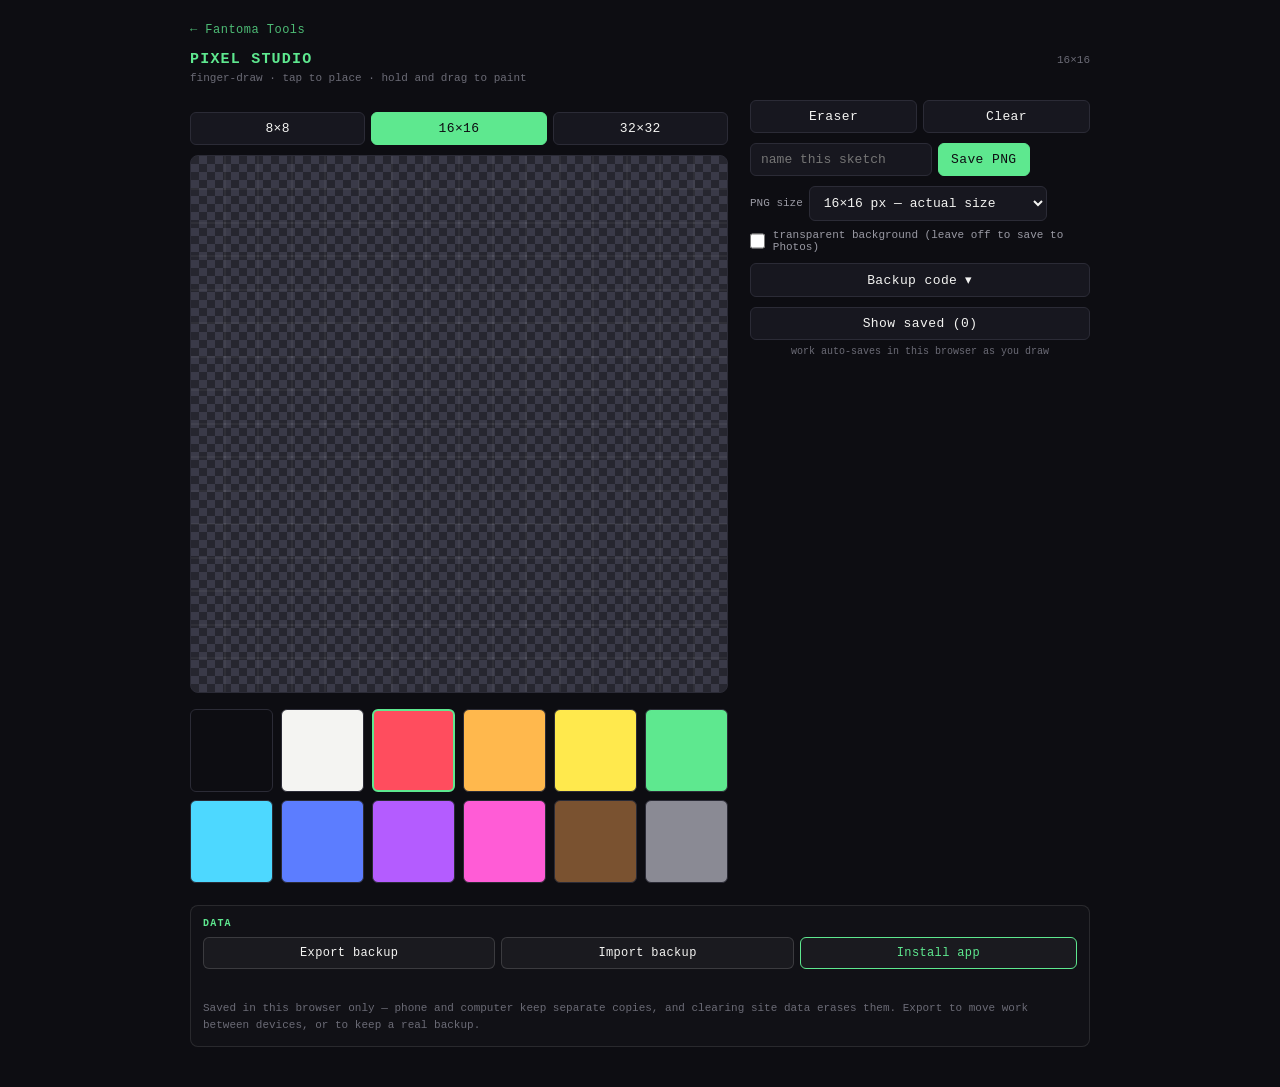
<file: tools/pixel-studio/index.html>
<!DOCTYPE html>
<html lang="en">
<head>
<meta charset="UTF-8">
<meta name="viewport" content="width=device-width, initial-scale=1.0, maximum-scale=1.0, user-scalable=no, viewport-fit=cover">
<title>Pixel Studio</title>
<meta name="description" content="Draw pixel-art sprites and export them as PNG.">
<meta name="theme-color" content="#0d0d12">
<link rel="manifest" href="./manifest.webmanifest">
<link rel="icon" href="./icons/icon-192.png">
<link rel="apple-touch-icon" href="./icons/icon-192.png">
<style>
  * { box-sizing: border-box; -webkit-tap-highlight-color: transparent; }
  body {
    margin: 0;
    background: #0d0d12;
    color: #f4f4f2;
    font-family: 'Courier New', ui-monospace, SFMono-Regular, Menlo, monospace;
    display: flex;
    justify-content: center;
    padding: 20px 14px 40px;
  }
  .wrap { width: 100%; max-width: 420px; }

  /* Phone first: one column, everything stacked. On anything wider than a
     phone the canvas and the controls sit side by side, so a desktop window
     is not a 420px ribbon of content in a sea of black. */
  @media (min-width: 760px) {
    .wrap { max-width: 900px; }
    .cols {
      display: grid; grid-template-columns: minmax(0, 1fr) 340px;
      gap: 22px; align-items: start;
    }
    .col-side > .row:first-child { margin-top: 0; }
    #grid { cursor: crosshair; }
    .gallery { grid-template-columns: repeat(2, 1fr); }
  }
  h1 {
    font-size: 15px; font-weight: 700; letter-spacing: 0.08em;
    margin: 0; text-transform: uppercase; color: #5ee88f; display: inline-block;
  }
  .headrow { display: flex; align-items: baseline; justify-content: space-between; margin-bottom: 4px; }
  .sub { font-size: 11px; color: #6b6b76; margin-bottom: 16px; }
  .row { display: flex; gap: 6px; margin-top: 10px; }
  button, .btn {
    border: 1px solid #2b2b36; background: #17171f; color: #f4f4f2;
    border-radius: 6px; padding: 8px 12px; font-size: 13px; letter-spacing: 0.03em;
    cursor: pointer; font-family: inherit; text-align: center; text-decoration: none; display: inline-block;
  }
  button:active, .btn:active { transform: translateY(1px); }
  button.active { background: #5ee88f; color: #0d0d12; border-color: #5ee88f; }
  button.flex1, .btn.flex1 { flex: 1; }
  input, textarea, select {
    background: #17171f; border: 1px solid #2b2b36; border-radius: 6px;
    color: #f4f4f2; padding: 8px 10px; font-size: 13px; font-family: inherit;
  }
  #grid {
    width: 100%; aspect-ratio: 1 / 1; display: grid;
    background: repeating-conic-gradient(#3a3a48 0% 25%, #26262f 0% 50%) 0 0 / 16px 16px;
    border: 1px solid #2b2b36; border-radius: 8px; overflow: hidden;
    touch-action: none; user-select: none; margin-top: 10px;
  }
  #grid div { outline: 0.5px solid rgba(255,255,255,0.04); }
  #palette { display: grid; grid-template-columns: repeat(6, 1fr); gap: 8px; margin-top: 16px; }
  #palette button { aspect-ratio: 1 / 1; padding: 0; border-radius: 6px; }
  .status { text-align: center; font-size: 12px; color: #5ee88f; margin-top: 10px; min-height: 16px; }
  .hint { font-size: 11px; color: #9a9aa4; margin-bottom: 8px; text-align: center; }
  .card { margin-top: 14px; border: 1px solid #2b2b36; border-radius: 8px; padding: 12px; text-align: center; }
  /* width, not max-width: a 1x export is only 8-32 px across, and max-width
     never scales an image UP, so the preview would be a speck. */
  .card img { width: 60%; max-width: 240px; image-rendering: pixelated; border: 1px solid #2b2b36; border-radius: 4px; }
  .scalerow { align-items: center; }
  .scalerow span { font-size: 11px; color: #9a9aa4; white-space: nowrap; }
  .gallery { display: grid; grid-template-columns: repeat(3, 1fr); gap: 10px; margin-top: 10px; }
  .cell { border: 1px solid #2b2b36; border-radius: 8px; padding: 6px; }
  .cell .mini { display: grid; aspect-ratio: 1/1; background: #1b1b24; border-radius: 4px; overflow: hidden; cursor: pointer; }
  .cell .name { font-size: 10px; color: #9a9aa4; margin-top: 4px; text-align: center; overflow: hidden; text-overflow: ellipsis; white-space: nowrap; }
  .cell button { width: 100%; margin-top: 4px; padding: 4px 8px; font-size: 10px; color: #ff4d5e; }
  .sizes { display: flex; gap: 6px; margin-top: 12px; }
  .sizes button { flex: 1; }
  .autosave-note { font-size: 10px; color: #6b6b76; text-align: center; margin-top: 6px; }
  .checkrow {
    display: flex; align-items: center; gap: 8px; margin-top: 8px;
    font-size: 11px; color: #9a9aa4; cursor: pointer;
  }
  .checkrow input { width: 16px; height: 16px; accent-color: #5ee88f; margin: 0; padding: 0; }
</style>
</head>
<body>
<div class="wrap">
  <div class="headrow">
    <h1>Pixel Studio</h1>
    <span id="sizeLabel" style="font-size:11px;color:#6b6b76;"></span>
  </div>
  <div class="sub">finger-draw · tap to place · hold and drag to paint</div>

  <div class="cols">
   <div class="col-canvas">
    <div class="sizes" id="sizes"></div>

    <div id="grid"></div>

    <div id="palette"></div>
   </div>

   <div class="col-side">
  <div class="row">
    <button id="eraseBtn" class="flex1">Eraser</button>
    <button id="clearBtn" class="flex1">Clear</button>
  </div>

  <div class="row">
    <input id="nameInput" class="flex1" placeholder="name this sketch">
    <button id="saveImgBtn" class="active">Save PNG</button>
  </div>
  <div class="row scalerow">
    <span>PNG size</span>
    <select id="scaleSelect" class="flex1"></select>
  </div>
  <label class="checkrow">
    <input type="checkbox" id="transparentBg">
    <span>transparent background (leave off to save to Photos)</span>
  </label>

  <button id="codeToggle" style="width:100%; margin-top:10px;">Backup code ▾</button>
  <div id="codeBox" style="display:none;">
    <div class="hint" style="text-align:left; margin-top:8px;">
      A text version of this sketch. Copy it somewhere safe, paste it back to restore.
    </div>
    <textarea id="codeText" readonly style="width:100%; height:70px;"></textarea>
    <div class="row">
      <button id="copyCodeBtn" class="flex1">Copy to clipboard</button>
    </div>
    <div class="row">
      <input id="importInput" class="flex1" placeholder="paste a code here">
      <button id="importBtn">Restore</button>
    </div>
  </div>

  <button id="galleryToggle" style="width:100%; margin-top:10px;">Show saved (0)</button>
  <div class="autosave-note">work auto-saves in this browser as you draw</div>

  <canvas id="hiddenCanvas" style="display:none;"></canvas>

  <div class="status" id="status"></div>

  <div id="exportCard" class="card" style="display:none;">
    <div class="hint">if the share sheet didn't open: <b>press and hold</b> the image below → "Add to Photos"</div>
    <img id="exportImg" alt="pixel art export">
    <div class="row">
      <a id="downloadLink" class="btn flex1" download="pixel-art.png">Download</a>
      <button id="closeExportBtn" class="flex1">Close</button>
    </div>
  </div>

  <div id="galleryWrap" style="display:none;">
    <div class="gallery" id="gallery"></div>
  </div>
   </div>
  </div>
</div>

<script src="../../shared/storage.js"></script>
<script src="../../shared/app.js"></script>
<script>
const PALETTE = ["#0d0d12","#f4f4f2","#ff4d5e","#ffb84d","#ffe94d","#5ee88f","#4dd8ff","#5c7dff","#b45cff","#ff5cd6","#7a5230","#8a8a94"];
const GRID_SIZES = [8, 16, 32];

// How many PNG pixels each sketch pixel becomes on export. 1x is the real
// sprite -- what goes into the Fantoma firmware. The larger sizes exist
// because a 16x16 image is a speck in a phone gallery, and galleries blur
// small images when you zoom in; an 8x or 16x copy stays crisp there.
const EXPORT_SCALES = [1, 4, 8, 16];
// Nothing here touches localStorage directly. The shared Store namespaces
// every key as fantoma:pixel-studio:<name>, because localStorage is scoped to
// the origin and every tool on this domain shares one bucket.
const store = Fantoma.store("pixel-studio");
store.adoptLegacyKeys({
  pixelstudio_current: "current",
  pixelstudio_saves: "saves"
});

let gridSize = 16;
let pixels = makeGrid(gridSize);
let color = PALETTE[2];
let tool = "draw";
let drawing = false;
let lastIndex = -1;
let saves = [];
let exportScale = 1;

function makeGrid(size, fill = null) {
  return Array.from({ length: size * size }, () => fill);
}

function flash(msg) {
  const el = document.getElementById("status");
  el.textContent = msg;
  clearTimeout(flash._t);
  flash._t = setTimeout(() => { el.textContent = ""; }, 1800);
}

function loadSaves() {
  saves = store.get("saves", []);
  if (!Array.isArray(saves)) saves = [];
}

function persistSaves() {
  store.set("saves", saves);
}

function autoSaveCurrent() {
  store.set("current", { gridSize, pixels });
}

function restoreCurrent() {
  const data = store.get("current");
  if (data && data.gridSize && data.pixels) {
    gridSize = data.gridSize;
    pixels = data.pixels;
  }
}

function renderSizes() {
  const wrap = document.getElementById("sizes");
  wrap.innerHTML = "";
  GRID_SIZES.forEach(s => {
    const b = document.createElement("button");
    b.textContent = `${s}×${s}`;
    b.className = s === gridSize ? "active" : "";
    b.onclick = () => { gridSize = s; pixels = makeGrid(s); autoSaveCurrent(); renderAll(); };
    wrap.appendChild(b);
  });
}

function renderPalette() {
  const wrap = document.getElementById("palette");
  wrap.innerHTML = "";
  PALETTE.forEach(c => {
    const b = document.createElement("button");
    b.style.background = c;
    b.style.border = (color === c && tool === "draw") ? "2px solid #5ee88f" : "1px solid #2b2b36";
    b.onclick = () => { color = c; tool = "draw"; renderTools(); renderPalette(); };
    wrap.appendChild(b);
  });
}

function renderTools() {
  document.getElementById("eraseBtn").className = tool === "erase" ? "flex1 active" : "flex1";
}

function indexFromPoint(clientX, clientY, el) {
  const rect = el.getBoundingClientRect();
  const cell = rect.width / gridSize;
  const col = Math.floor((clientX - rect.left) / cell);
  const row = Math.floor((clientY - rect.top) / cell);
  if (col < 0 || row < 0 || col >= gridSize || row >= gridSize) return -1;
  return row * gridSize + col;
}

function paintAt(index) {
  if (index === lastIndex) return;
  lastIndex = index;
  pixels[index] = tool === "erase" ? null : color;
  const cellEl = document.getElementById("grid").children[index];
  if (cellEl) cellEl.style.background = pixels[index] || "transparent";
  autoSaveCurrent();
}

function renderGrid() {
  const grid = document.getElementById("grid");
  grid.style.gridTemplateColumns = `repeat(${gridSize}, 1fr)`;
  grid.style.gridTemplateRows = `repeat(${gridSize}, 1fr)`;
  grid.innerHTML = "";
  pixels.forEach((c) => {
    const d = document.createElement("div");
    d.style.background = c || "transparent";
    grid.appendChild(d);
  });
  document.getElementById("sizeLabel").textContent = `${gridSize}×${gridSize}`;
}

function attachGridEvents() {
  const grid = document.getElementById("grid");
  grid.addEventListener("pointerdown", (e) => {
    e.preventDefault();
    drawing = true;
    const idx = indexFromPoint(e.clientX, e.clientY, grid);
    if (idx >= 0) paintAt(idx);
  });
  grid.addEventListener("pointermove", (e) => {
    if (!drawing) return;
    e.preventDefault();
    const idx = indexFromPoint(e.clientX, e.clientY, grid);
    if (idx >= 0) paintAt(idx);
  });
  const end = () => { drawing = false; lastIndex = -1; };
  grid.addEventListener("pointerup", end);
  grid.addEventListener("pointerleave", end);
  grid.addEventListener("pointercancel", end);
}

function renderAll() {
  renderSizes();
  renderGrid();
  renderPalette();
  renderTools();
  renderScales();
}

// The labels show the real output size, so they change with the grid size.
function renderScales() {
  const sel = document.getElementById("scaleSelect");
  sel.innerHTML = "";
  EXPORT_SCALES.forEach(s => {
    const o = document.createElement("option");
    const px = gridSize * s;
    o.value = String(s);
    o.textContent = s === 1
      ? `${px}\u00d7${px} px \u2014 actual size`
      : `${px}\u00d7${px} px \u2014 ${s}\u00d7 enlarged`;
    sel.appendChild(o);
  });
  sel.value = String(exportScale);
}

// Buttons
document.getElementById("eraseBtn").onclick = () => { tool = "erase"; renderTools(); renderPalette(); };
document.getElementById("clearBtn").onclick = () => {
  pixels = makeGrid(gridSize);
  autoSaveCurrent();
  renderGrid();
  flash("");
};

function sanitizeKey(s) {
  return (s || "").trim().replace(/[\s/\\'"]+/g, "-").replace(/-+/g, "-").slice(0, 60) || "sketch";
}

// Synchronous dataURL -> Blob. Keeps us inside the user-gesture window,
// which iOS requires for navigator.share() to be allowed.
function dataURLtoBlob(dataURL) {
  const [header, b64] = dataURL.split(",");
  const mime = header.match(/:(.*?);/)[1];
  const bin = atob(b64);
  const bytes = new Uint8Array(bin.length);
  for (let i = 0; i < bin.length; i++) bytes[i] = bin.charCodeAt(i);
  return new Blob([bytes], { type: mime });
}

// Renders the grid to a PNG data URL. Synchronous on purpose.
function renderPNG() {
  const scale = exportScale;
  const canvas = document.getElementById("hiddenCanvas");
  canvas.width = gridSize * scale;
  canvas.height = gridSize * scale;
  const ctx = canvas.getContext("2d");
  ctx.imageSmoothingEnabled = false;
  ctx.clearRect(0, 0, canvas.width, canvas.height);

  // Opaque background unless the user wants transparency — a mostly
  // transparent PNG shows up blank in the phone's photo gallery.
  if (!document.getElementById("transparentBg").checked) {
    ctx.fillStyle = "#0d0d12";
    ctx.fillRect(0, 0, canvas.width, canvas.height);
  }

  pixels.forEach((c, i) => {
    if (!c) return;
    const row = Math.floor(i / gridSize);
    const col = i % gridSize;
    ctx.fillStyle = c;
    ctx.fillRect(col * scale, row * scale, scale, scale);
  });
  return canvas.toDataURL("image/png");
}

document.getElementById("saveImgBtn").onclick = () => {
  const name = document.getElementById("nameInput").value.trim() || "pixel-art";
  // The size is in the name so an enlarged copy can never be mistaken for
  // the real sprite: ghost-16x16.png vs ghost-16x16@8x.png.
  const size = `${gridSize}x${gridSize}`;
  const suffix = exportScale > 1 ? `@${exportScale}x` : "";
  const filename = `${sanitizeKey(name)}-${size}${suffix}.png`;
  const dataURL = renderPNG();

  // Preview uses the data URL directly — those are reliably long-pressable
  // on iOS, unlike blob: URLs.
  document.getElementById("exportImg").src = dataURL;
  const dl = document.getElementById("downloadLink");
  dl.href = dataURL;
  dl.download = filename;
  document.getElementById("exportCard").style.display = "block";

  // Keep a copy in the local gallery.
  saves.unshift({ key: `${sanitizeKey(name)}-${Date.now()}`, name, gridSize, pixels: pixels.slice(), savedAt: Date.now() });
  persistSaves();
  renderGallery();

  // Try the native share sheet immediately, still inside this gesture.
  try {
    const file = new File([dataURLtoBlob(dataURL)], filename, { type: "image/png" });
    if (navigator.canShare && navigator.canShare({ files: [file] })) {
      navigator.share({ files: [file], title: name })
        .then(() => flash("Saved via share sheet"))
        .catch(() => flash("Long-press the image below to save it"));
      return;
    }
  } catch (e) { /* fall through to manual save */ }
  flash("Long-press the image below to save it");
};

document.getElementById("closeExportBtn").onclick = () => {
  document.getElementById("exportCard").style.display = "none";
};

function currentCode() {
  const name = document.getElementById("nameInput").value.trim() || "sketch";
  return btoa(JSON.stringify({ n: name, g: gridSize, p: pixels }));
}

document.getElementById("codeToggle").onclick = () => {
  const box = document.getElementById("codeBox");
  const show = box.style.display === "none";
  box.style.display = show ? "block" : "none";
  document.getElementById("codeToggle").textContent = show ? "Backup code ▴" : "Backup code ▾";
  if (show) document.getElementById("codeText").value = currentCode();
};

document.getElementById("copyCodeBtn").onclick = async () => {
  const ta = document.getElementById("codeText");
  ta.value = currentCode();
  try {
    await navigator.clipboard.writeText(ta.value);
    flash("Code copied");
  } catch (e) {
    // Clipboard API is blocked in some in-app browsers — select it so the
    // user can copy manually with the native menu.
    ta.focus();
    ta.select();
    ta.setSelectionRange(0, ta.value.length);
    flash("Text selected — use Copy from the popup menu");
  }
};

document.getElementById("importBtn").onclick = () => {
  const raw = document.getElementById("importInput").value.trim();
  try {
    const data = JSON.parse(atob(raw));
    if (!data.p || !data.g) throw new Error("bad");
    gridSize = data.g;
    pixels = data.p;
    document.getElementById("nameInput").value = data.n || "";
    document.getElementById("importInput").value = "";
    autoSaveCurrent();
    renderAll();
    flash(`Loaded "${data.n || "sketch"}"`);
  } catch (e) {
    flash("That code didn't look right");
  }
};

document.getElementById("galleryToggle").onclick = () => {
  const wrap = document.getElementById("galleryWrap");
  const show = wrap.style.display === "none";
  wrap.style.display = show ? "block" : "none";
  document.getElementById("galleryToggle").textContent = `${show ? "Hide" : "Show"} saved (${saves.length})`;
};

function renderGallery() {
  document.getElementById("galleryToggle").textContent = `${document.getElementById("galleryWrap").style.display === "block" ? "Hide" : "Show"} saved (${saves.length})`;
  const gallery = document.getElementById("gallery");
  gallery.innerHTML = "";
  saves.forEach((s) => {
    const cell = document.createElement("div");
    cell.className = "cell";
    const mini = document.createElement("div");
    mini.className = "mini";
    mini.style.gridTemplateColumns = `repeat(${s.gridSize}, 1fr)`;
    mini.style.gridTemplateRows = `repeat(${s.gridSize}, 1fr)`;
    s.pixels.forEach((c) => {
      const d = document.createElement("div");
      d.style.background = c || "transparent";
      mini.appendChild(d);
    });
    mini.onclick = () => {
      gridSize = s.gridSize;
      pixels = s.pixels.slice();
      document.getElementById("nameInput").value = s.name;
      autoSaveCurrent();
      renderAll();
      flash(`Loaded "${s.name}"`);
    };
    const nameEl = document.createElement("div");
    nameEl.className = "name";
    nameEl.textContent = s.name;
    const delBtn = document.createElement("button");
    delBtn.textContent = "delete";
    delBtn.onclick = () => {
      saves = saves.filter((x) => x.key !== s.key);
      persistSaves();
      renderGallery();
    };
    cell.appendChild(mini);
    cell.appendChild(nameEl);
    cell.appendChild(delBtn);
    gallery.appendChild(cell);
  });
}

document.getElementById("scaleSelect").onchange = (e) => {
  exportScale = parseInt(e.target.value, 10) || 1;
  store.set("exportScale", exportScale);
};

// init
{
  const saved = store.get("exportScale", 1);
  exportScale = EXPORT_SCALES.includes(saved) ? saved : 1;
}
restoreCurrent();
loadSaves();
renderAll();
attachGridEvents();
renderGallery();

// Service worker, persistent-storage request, and the Export/Import panel.
// Mounted inside .wrap because <body> is a centring flexbox -- appended to
// the body it would land beside the tool instead of under it.
FantomaApp.init({
  toolId: "pixel-studio",
  store: store,
  accent: "#5ee88f",
  mountInto: document.querySelector(".wrap"),
  onImport: function () {
    restoreCurrent();
    loadSaves();
    renderAll();
    renderGallery();
    flash("Backup imported");
  }
});
</script>
</body>
</html>
</file>
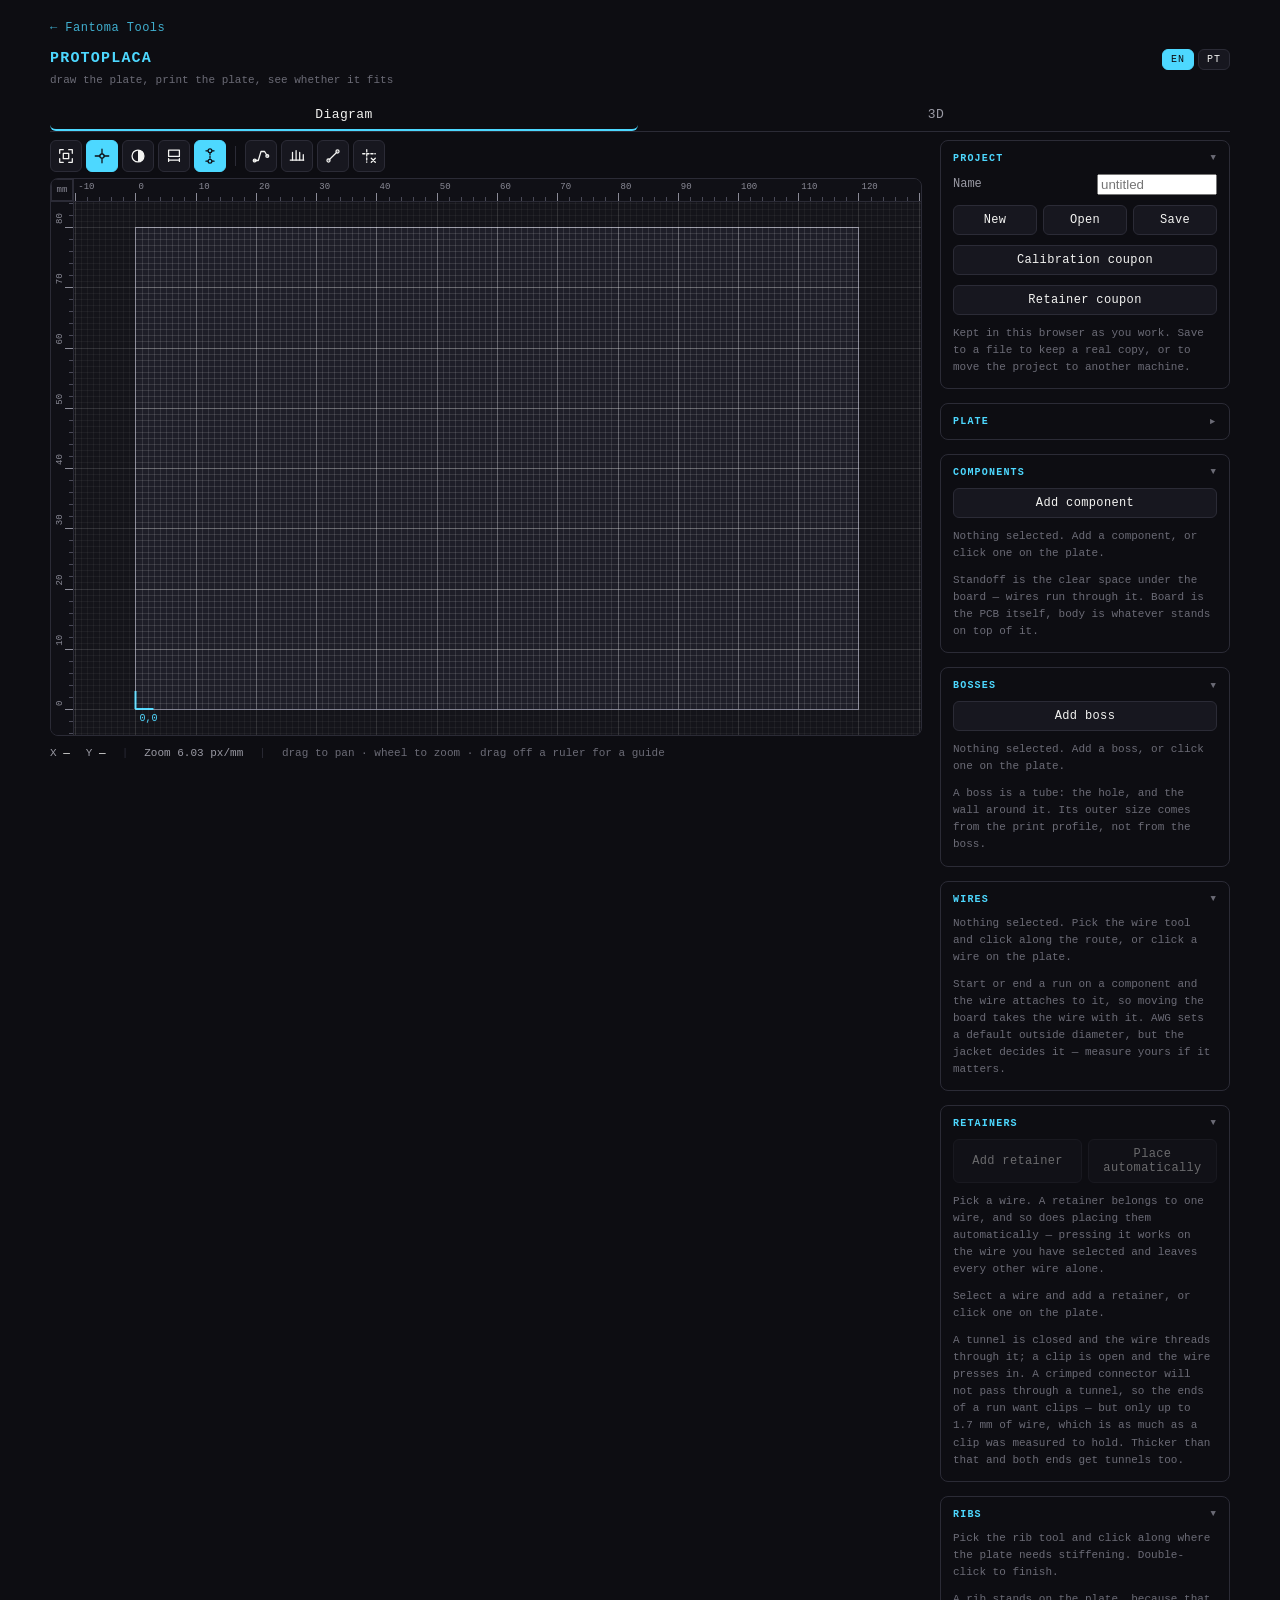
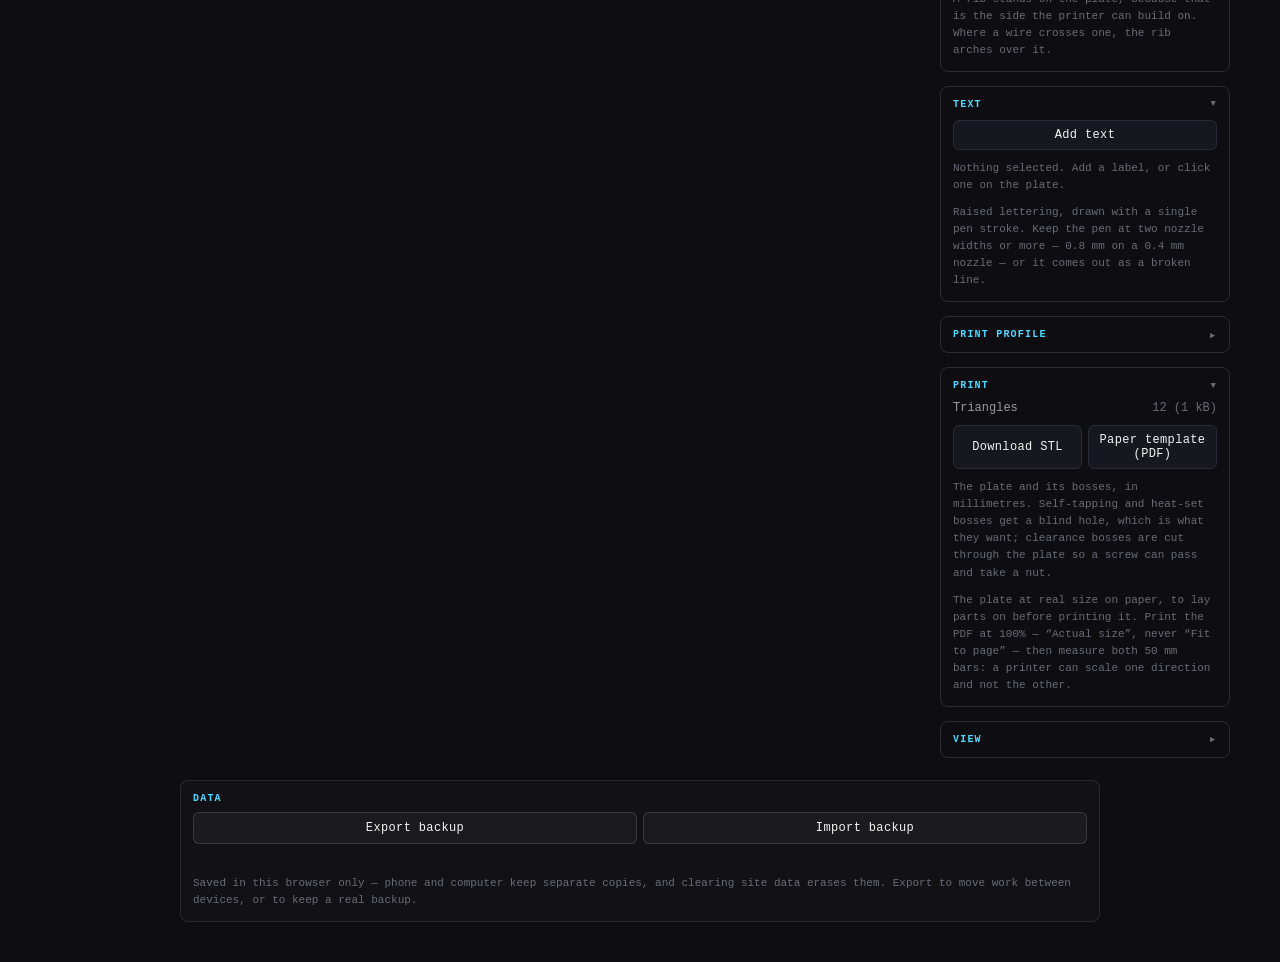
<file: tools/protoplaca/index.html>
<!DOCTYPE html>
<html lang="en">
<head>
<meta charset="UTF-8">
<meta name="viewport" content="width=device-width, initial-scale=1.0, viewport-fit=cover">
<title>Protoplaca</title>
<meta name="description" content="Design a printed plate that replaces a breadboard: components, bosses and wire retainers.">
<meta name="theme-color" content="#0d0d12">
<link rel="manifest" href="./manifest.webmanifest">
<link rel="icon" href="./icons/icon-192.png">
<link rel="apple-touch-icon" href="./icons/icon-192.png">
<style>
  * { box-sizing: border-box; -webkit-tap-highlight-color: transparent; }
  body {
    margin: 0;
    background: #0d0d12;
    color: #f4f4f2;
    font-family: 'Courier New', ui-monospace, SFMono-Regular, Menlo, monospace;
    display: flex;
    justify-content: center;
    padding: 18px 14px 40px;
  }
  .wrap { width: 100%; max-width: 1180px; }

  h1 {
    font-size: 15px; font-weight: 700; letter-spacing: 0.08em;
    margin: 0; text-transform: uppercase; color: #4dd8ff; display: inline-block;
  }
  .headrow { display: flex; align-items: baseline; justify-content: space-between; gap: 12px; }
  .sub { font-size: 11px; color: #6b6b76; margin: 4px 0 14px; }

  .cols { display: block; }
  @media (min-width: 880px) {
    .cols { display: grid; grid-template-columns: minmax(0, 1fr) 290px; gap: 18px; align-items: start; }
  }

  /* The canvas draws its own rulers, so there is nothing to keep in sync
     with a separate element -- the ruler strips are just an inset of the
     same drawing surface. */
  #stage {
    position: relative; width: 100%; height: 62vh; min-height: 380px;
    border: 1px solid #2b2b36; border-radius: 8px; overflow: hidden;
    background: #14141a; touch-action: none; user-select: none;
  }
  #stage canvas { display: block; width: 100%; height: 100%; }
  #stage3d {
    position: relative; width: 100%; height: 62vh; min-height: 380px;
    border: 1px solid #2b2b36; border-radius: 8px; overflow: hidden;
    background: #14141a; touch-action: none; user-select: none; cursor: grab;
  }
  #stage3d.dragging { cursor: grabbing; }
  #stage3d canvas { display: block; width: 100%; height: 100%; }
  #glFail {
    position: absolute; inset: 0; display: flex; align-items: center;
    justify-content: center; padding: 30px; text-align: center;
    color: #9a9aa4; font-size: 13px; line-height: 1.6;
  }
  .clash { margin-top: 8px; font-size: 12px; line-height: 1.5; }
  .clash div { padding: 4px 0; border-top: 1px solid #22222b; color: #9a9aa4; }
  .clash div:first-child { border-top: none; }
  .clash b { color: #ffb648; font-weight: 400; }

  .statusbar {
    display: flex; flex-wrap: wrap; gap: 6px 16px; align-items: center;
    font-size: 11px; color: #9a9aa4; margin-top: 8px; min-height: 18px;
  }
  .statusbar b { color: #f4f4f2; font-weight: 400; }
  .statusbar .sep { color: #2b2b36; }
  .statusbar .hint { color: #6b6b76; }

  .panel { border: 1px solid #2b2b36; border-radius: 8px; padding: 12px; margin-top: 14px; }
  [hidden] { display: none !important; }
  @media (min-width: 880px) { .panel:first-child { margin-top: 0; } }
  .panel h2 {
    font-size: 10px; letter-spacing: 0.12em; text-transform: uppercase;
    color: #4dd8ff; margin: 0 0 10px; font-weight: 700;
    display: flex; align-items: center; justify-content: space-between;
    gap: 8px; cursor: pointer; user-select: none;
  }
  .panel h2:focus-visible { outline: 1px solid #4dd8ff; outline-offset: 3px; }
  .panel h2 .chev {
    font-size: 9px; color: #6b6b76; transition: transform 0.15s ease;
  }
  .panel.closed h2 { margin-bottom: 0; }
  .panel.closed .pbody { display: none; }
  .panel.closed h2 .chev { transform: rotate(-90deg); }
  .field { display: flex; align-items: center; gap: 8px; margin-top: 8px; font-size: 12px; color: #9a9aa4; }
  .field label { flex: 1; }
  .field input[type=number], .field select {
    width: 92px; background: #17171f; border: 1px solid #2b2b36; border-radius: 6px;
    color: #f4f4f2; padding: 6px 8px; font-size: 12px; font-family: inherit;
  }
  .field select { width: 150px; }   /* fits "Heat-set insert" and "Inserto térmico" */
  .field input[type=text] { width: 120px; }
  .field input[type=color] {
    width: 44px; height: 28px; padding: 2px; background: #17171f;
    border: 1px solid #2b2b36; border-radius: 6px; cursor: pointer;
  }
  .field .unit { color: #6b6b76; width: 18px; }
  /* A field whose value is derived from somewhere else should look as though
     it cannot be typed in, not merely refuse to be typed in. */
  .field input:disabled { opacity: 0.45; cursor: not-allowed; }
  /* Nine to a row: seventeen across one row of a 290px panel leaves swatches
     too small to aim at. */
  .sws { display: grid; grid-template-columns: repeat(9, 1fr); gap: 3px; margin-top: 6px; }
  .sws button {
    height: 16px; padding: 0; border: 1px solid #3a3a44; border-radius: 3px;
    cursor: pointer; min-width: 0;
  }
  .sws button.on { box-shadow: 0 0 0 2px #0e0e12, 0 0 0 3px #8ab4ff; }
  .field.narrow input[type=number] { width: 70px; }

  .row { display: flex; gap: 6px; margin-top: 10px; }
  button:disabled { opacity: 0.4; cursor: not-allowed; }
  button {
    border: 1px solid #2b2b36; background: #17171f; color: #f4f4f2;
    border-radius: 6px; padding: 7px 10px; font-size: 12px; letter-spacing: 0.03em;
    cursor: pointer; font-family: inherit; flex: 1;
  }
  button:active { transform: translateY(1px); }
  button.active { background: #4dd8ff; color: #0d0d12; border-color: #4dd8ff; }

  /* The things you reach for while drawing live above the drawing, where
     taking one does not cost you sight of it. */
  .tabs { display: flex; gap: 4px; margin-bottom: 8px; border-bottom: 1px solid #2b2b36; }
  .tabs button {
    background: none; border: none; border-bottom: 2px solid transparent;
    color: #9a9aa4; padding: 7px 14px; font: inherit; font-size: 13px; cursor: pointer;
  }
  .tabs button.on { color: #f4f4f2; border-bottom-color: #4dd8ff; }
  .toolbar { display: flex; gap: 4px; align-items: center; margin-bottom: 6px; }
  .toolbar .tool {
    flex: 0 0 auto; width: 32px; height: 32px; padding: 0;
    display: inline-flex; align-items: center; justify-content: center;
  }
  .toolbar .tool svg { width: 18px; height: 18px; display: block; }
  .toolbar .tool.active { background: #4dd8ff; color: #0d0d12; border-color: #4dd8ff; }
  .toolbar .gap { width: 1px; height: 20px; background: #2b2b36; margin: 0 5px; }

  .langswitch { display: flex; gap: 4px; }
  .langswitch button { padding: 4px 8px; font-size: 10px; flex: 0 0 auto; letter-spacing: 0.1em; }

  .note { font-size: 11px; color: #6b6b76; line-height: 1.55; margin-top: 10px; }
  /* A note explains; a warning says the output is not what you asked for.
     They should not look the same. */
  .src { font-size: 10px; letter-spacing: 0.06em; text-transform: uppercase; }
  .src.measured { color: #5ee88f; }
  .src.standard { color: #9a9aa4; }
  .src.assumed  { color: #ffb648; }

  .note.warn {
    color: #ffb648; border-left: 2px solid #ffb648; padding-left: 8px;
  }
</style>
</head>
<body>
<div class="wrap">

  <div class="headrow">
    <h1>Protoplaca</h1>
    <div class="langswitch">
      <button type="button" id="langEn">EN</button>
      <button type="button" id="langPt">PT</button>
    </div>
  </div>
  <div class="sub" id="subtitle"></div>

  <div class="tabs" id="tabs">
    <button type="button" id="tabDiagram" class="on"></button>
    <button type="button" id="tab3d"></button>
  </div>

  <div class="cols">
    <div>
      <div class="toolbar" id="toolbar">
        <button type="button" class="tool" id="fitBtn">
          <svg viewBox="0 0 20 20" fill="none" stroke="currentColor" stroke-width="1.4" stroke-linecap="round" stroke-linejoin="round"><path d="M3 7V3h4M17 7V3h-4M3 13v4h4M17 13v4h-4"/><rect x="7" y="7" width="6" height="6"/></svg>
        </button>
        <button type="button" class="tool" id="crosshairBtn">
          <svg viewBox="0 0 20 20" fill="none" stroke="currentColor" stroke-width="1.4" stroke-linecap="round" stroke-linejoin="round"><path d="M10 2.5v5M10 12.5v5M2.5 10h5M12.5 10h5"/><circle cx="10" cy="10" r="2.4"/></svg>
        </button>
        <button type="button" class="tool" id="themeBtn">
          <svg viewBox="0 0 20 20" fill="none" stroke="currentColor" stroke-width="1.4" stroke-linecap="round" stroke-linejoin="round"><circle cx="10" cy="10" r="6.6"/><path d="M10 3.4a6.6 6.6 0 0 1 0 13.2z" fill="currentColor" stroke="none"/></svg>
        </button>
        <button type="button" class="tool" id="dimsBtn">
          <svg viewBox="0 0 20 20" fill="none" stroke="currentColor" stroke-width="1.4" stroke-linecap="round" stroke-linejoin="round"><rect x="4" y="3.5" width="12" height="7"/><path d="M4 14.5h12M4 13v3M16 13v3"/></svg>
        </button>
        <button type="button" class="tool" id="alignBtn">
          <svg viewBox="0 0 20 20" fill="none" stroke="currentColor" stroke-width="1.4" stroke-linecap="round" stroke-linejoin="round"><circle cx="10" cy="4.2" r="2.1"/><circle cx="10" cy="15.8" r="2.1"/><path d="M10 6.8v6.4" stroke-dasharray="2 1.6"/><path d="M5.5 4.2h2M12.5 4.2h2M5.5 15.8h2M12.5 15.8h2"/></svg>
        </button>
        <span class="gap"></span>
        <button type="button" class="tool" id="wireBtn">
          <svg viewBox="0 0 20 20" fill="none" stroke="currentColor" stroke-width="1.4" stroke-linecap="round" stroke-linejoin="round"><path d="M3 15h4l3-10h4l3 5"/><circle cx="3" cy="15" r="1.6"/><circle cx="17" cy="10" r="1.6"/></svg>
        </button>
        <button type="button" class="tool" id="ribBtn">
          <svg viewBox="0 0 20 20" fill="none" stroke="currentColor" stroke-width="1.4" stroke-linecap="round" stroke-linejoin="round"><path d="M2.5 14.5h15"/><path d="M5 14.5V6M9 14.5V4M13 14.5V6M17 14.5V8.5"/></svg>
        </button>
        <button type="button" class="tool" id="measureBtn">
          <svg viewBox="0 0 20 20" fill="none" stroke="currentColor" stroke-width="1.4" stroke-linecap="round" stroke-linejoin="round"><path d="M5.5 14.5L14.5 5.5"/><circle cx="5" cy="15" r="1.7"/><circle cx="15" cy="5" r="1.7"/></svg>
        </button>
        <button type="button" class="tool" id="clearGuidesBtn">
          <svg viewBox="0 0 20 20" fill="none" stroke="currentColor" stroke-width="1.4" stroke-linecap="round" stroke-linejoin="round"><path d="M3 7.5h14M7.5 3v14" stroke-dasharray="2.5 2"/><path d="M12.5 12.5l4.5 4.5M17 12.5l-4.5 4.5"/></svg>
        </button>
      </div>
      <div id="stage"><canvas id="cv"></canvas></div>
      <div class="statusbar" id="statusbar2d">
        <span>X <b id="curX">—</b></span>
        <span>Y <b id="curY">—</b></span>
        <span class="sep">|</span>
        <span id="zoomLabel"></span>
        <span class="sep">|</span>
        <span class="hint" id="hint"></span>
      </div>

      <div id="stage3d" hidden><canvas id="gl"></canvas></div>
      <div class="statusbar" id="statusbar3d" hidden>
        <span><b id="tri3d">—</b></span>
        <span class="sep">|</span>
        <span class="hint" id="hint3d"></span>
      </div>
    </div>

    <div>
      <section class="panel" id="projectPanel">
        <h2><span id="ttProject"></span></h2>
        <div class="field">
          <label for="docName" id="lbDocName"></label>
          <input type="text" id="docName" maxlength="60">
        </div>
        <div class="row">
          <button type="button" id="newBtn"></button>
          <button type="button" id="openBtn"></button>
          <button type="button" id="saveBtn"></button>
        </div>
        <div class="row">
          <button type="button" id="couponBtn"></button>
        </div>
        <div class="row">
          <button type="button" id="retCouponBtn"></button>
        </div>
        <div class="note" id="projectNote"></div>
      </section>

      <section class="panel" id="platePanel">
        <h2><span id="ttPlate"></span></h2>
        <div class="field">
          <label for="plateW" id="lbW"></label>
          <input type="number" id="plateW" inputmode="decimal" min="10" max="500" step="1" value="120">
          <span class="unit">mm</span>
        </div>
        <div class="field">
          <label for="plateH" id="lbH"></label>
          <input type="number" id="plateH" inputmode="decimal" min="10" max="500" step="1" value="80">
          <span class="unit">mm</span>
        </div>
        <div class="field">
          <label for="plateT" id="lbT"></label>
          <input type="number" id="plateT" inputmode="decimal" min="1" max="20" step="0.2" value="3">
          <span class="unit">mm</span>
        </div>
      </section>

      <section class="panel" id="compPanel">
        <h2><span id="ttComponents"></span></h2>
        <div class="row">
          <button type="button" id="addCompBtn"></button>
        </div>
        <div class="note" id="compEmpty"></div>
        <div id="compFields" hidden>
          <div class="field">
            <label for="compName" id="lbCompName"></label>
            <input type="text" id="compName" maxlength="40">
          </div>
          <div class="field narrow">
            <label for="compX">X</label>
            <input type="number" id="compX" inputmode="decimal" step="1">
            <span class="unit">mm</span>
          </div>
          <div class="field narrow">
            <label for="compY">Y</label>
            <input type="number" id="compY" inputmode="decimal" step="1">
            <span class="unit">mm</span>
          </div>
          <div class="field narrow">
            <label for="compW" id="lbCompW"></label>
            <input type="number" id="compW" inputmode="decimal" step="1" min="1">
            <span class="unit">mm</span>
          </div>
          <div class="field narrow">
            <label for="compH" id="lbCompH"></label>
            <input type="number" id="compH" inputmode="decimal" step="1" min="1">
            <span class="unit">mm</span>
          </div>
          <div class="field narrow">
            <label for="compStandoff" id="lbStandoff"></label>
            <input type="number" id="compStandoff" inputmode="decimal" step="0.5" min="0">
            <span class="unit">mm</span>
          </div>
          <div class="field narrow">
            <label for="compBoard" id="lbBoard"></label>
            <input type="number" id="compBoard" inputmode="decimal" step="0.1" min="0">
            <span class="unit">mm</span>
          </div>
          <div class="field narrow">
            <label for="compBody" id="lbBody"></label>
            <input type="number" id="compBody" inputmode="decimal" step="0.5" min="0">
            <span class="unit">mm</span>
          </div>
          <div class="field">
            <label for="compColour" id="lbColour"></label>
            <input type="color" id="compColour">
          </div>
          <div class="sws" id="compSws"></div>
          <div class="row">
            <button type="button" id="dupCompBtn"></button>
            <button type="button" id="delCompBtn"></button>
          </div>
        </div>
        <div class="note" id="compNote"></div>
      </section>

      <section class="panel" id="bossPanel">
        <h2><span id="ttBosses"></span></h2>
        <div class="row">
          <button type="button" id="addBossBtn"></button>
        </div>
        <div class="note" id="bossEmpty"></div>
        <div id="bossFields" hidden>
          <div class="field narrow">
            <label for="bossX">X</label>
            <input type="number" id="bossX" inputmode="decimal" step="1">
            <span class="unit">mm</span>
          </div>
          <div class="field narrow">
            <label for="bossY">Y</label>
            <input type="number" id="bossY" inputmode="decimal" step="1">
            <span class="unit">mm</span>
          </div>
          <div class="field">
            <label for="bossSize" id="lbBossSize"></label>
            <select id="bossSize"></select>
          </div>
          <div class="field">
            <label for="bossFixing" id="lbBossFixing"></label>
            <select id="bossFixing"></select>
          </div>
          <div class="field">
            <label for="bossOf" id="lbBossOf"></label>
            <select id="bossOf"></select>
          </div>
          <div class="field narrow">
            <label for="bossHeight" id="lbBossHeight"></label>
            <input type="number" id="bossHeight" inputmode="decimal" step="0.5" min="0.4">
            <span class="unit">mm</span>
          </div>
          <div class="note" id="bossDerived"></div>
          <div class="row">
            <button type="button" id="dupBossBtn"></button>
            <button type="button" id="delBossBtn"></button>
          </div>
        </div>
        <div class="note" id="bossNote"></div>
      </section>

      <section class="panel" id="wirePanel">
        <h2><span id="ttWires"></span></h2>
        <div class="note" id="wireEmpty"></div>
        <div id="wireFields" hidden>
          <div class="field">
            <label for="wireName" id="lbWireName"></label>
            <input type="text" id="wireName" maxlength="40">
          </div>
          <div class="field">
            <label for="wireAwg" id="lbAwg"></label>
            <select id="wireAwg"></select>
          </div>
          <div class="field narrow">
            <label for="wireOd" id="lbOd"></label>
            <input type="number" id="wireOd" inputmode="decimal" step="0.1" min="0.1">
            <span class="unit">mm</span>
          </div>
          <div class="field narrow">
            <label for="wireSlack" id="lbSlack"></label>
            <input type="number" id="wireSlack" inputmode="decimal" step="5" min="0">
            <span class="unit">mm</span>
          </div>
          <div class="field">
            <label for="wireColour" id="lbWireColour"></label>
            <input type="color" id="wireColour">
          </div>
          <div class="sws" id="wireSws"></div>
          <div class="note" id="lengthBreakdown"></div>
          <div class="row">
            <button type="button" id="delWireBtn"></button>
          </div>
        </div>
        <div class="note" id="wireNote"></div>
      </section>

      <section class="panel" id="retPanel">
        <h2><span id="ttRetainers"></span></h2>
        <div class="row">
          <button type="button" id="addRetBtn"></button>
          <button type="button" id="autoRetBtn"></button>
        </div>
        <div class="note" id="retPickWire" hidden></div>
        <div class="note" id="suppressedNote" hidden></div>
        <div class="row" id="restoreRow" hidden>
          <button type="button" id="restoreRetBtn"></button>
        </div>
        <div class="note" id="retEmpty"></div>
        <div id="retFields" hidden>
          <div class="field">
            <label for="retKind" id="lbRetKind"></label>
            <select id="retKind"></select>
          </div>
          <div class="field narrow">
            <label for="retT" id="lbRetT"></label>
            <input type="number" id="retT" inputmode="decimal" step="1" min="0" max="100">
            <span class="unit">%</span>
          </div>
          <div class="field narrow">
            <label for="retLevel" id="lbRetLevel"></label>
            <input type="number" id="retLevel" inputmode="numeric" step="1" min="0" max="4">
          </div>
          <div class="note warn" id="clipWarn" hidden></div>
          <div class="row">
            <button type="button" id="delRetBtn"></button>
          </div>
        </div>
        <div class="note" id="retNote"></div>
      </section>

      <section class="panel" id="ribPanel">
        <h2><span id="ttRibs"></span></h2>
        <div class="note" id="ribEmpty"></div>
        <div id="ribFields" hidden>
          <div class="field">
            <label for="ribName" id="lbRibName"></label>
            <input type="text" id="ribName" maxlength="40">
          </div>
          <div class="field narrow">
            <label for="ribWidth" id="lbRibWidth"></label>
            <input type="number" id="ribWidth" inputmode="decimal" step="0.2" min="0.2">
            <span class="unit">mm</span>
          </div>
          <div class="field narrow">
            <label for="ribHeight" id="lbRibHeight"></label>
            <input type="number" id="ribHeight" inputmode="decimal" step="0.5" min="0.4">
            <span class="unit">mm</span>
          </div>
          <div class="note warn" id="ribWarn" hidden></div>
          <div class="row">
            <button type="button" id="delRibBtn"></button>
          </div>
        </div>
        <div class="note" id="ribNote"></div>
      </section>

      <section class="panel" id="textPanel">
        <h2><span id="ttTexts"></span></h2>
        <div class="row">
          <button type="button" id="addTextBtn"></button>
        </div>
        <div class="note" id="textEmpty"></div>
        <div id="textFields" hidden>
          <div class="field">
            <label for="txtString" id="lbTxtString"></label>
            <input type="text" id="txtString" maxlength="40">
          </div>
          <div class="field narrow">
            <label for="txtX">X</label>
            <input type="number" id="txtX" inputmode="decimal" step="1">
            <span class="unit">mm</span>
          </div>
          <div class="field narrow">
            <label for="txtY">Y</label>
            <input type="number" id="txtY" inputmode="decimal" step="1">
            <span class="unit">mm</span>
          </div>
          <div class="field narrow">
            <label for="txtSize" id="lbTxtSize"></label>
            <input type="number" id="txtSize" inputmode="decimal" step="0.5" min="1">
            <span class="unit">mm</span>
          </div>
          <div class="field narrow">
            <label for="txtStroke" id="lbTxtStroke"></label>
            <input type="number" id="txtStroke" inputmode="decimal" step="0.1" min="0.2">
            <span class="unit">mm</span>
          </div>
          <div class="field narrow">
            <label for="txtHeight" id="lbTxtHeight"></label>
            <input type="number" id="txtHeight" inputmode="decimal" step="0.2" min="0.1">
            <span class="unit">mm</span>
          </div>
          <div class="note warn" id="textWarn" hidden></div>
          <div class="row">
            <button type="button" id="delTextBtn"></button>
          </div>
        </div>
        <div class="note" id="textNote"></div>
      </section>

      <section class="panel" id="profilePanel">
        <h2><span id="ttProfile"></span></h2>
        <div class="field narrow">
          <label for="profWall" id="lbWall"></label>
          <input type="number" id="profWall" inputmode="decimal" step="0.1" min="0.4">
          <span class="unit">mm</span>
        </div>
        <div class="field narrow">
          <label for="profMinHole" id="lbMinHole"></label>
          <input type="number" id="profMinHole" inputmode="decimal" step="0.1" min="0.1">
          <span class="unit">mm</span>
        </div>
        <div class="field narrow">
          <label for="profHole" id="lbHoleDia"></label>
          <input type="number" id="profHole" inputmode="decimal" step="0.1" min="0.2">
          <span class="unit">mm</span>
        </div>
        <div class="field narrow">
          <label for="profAllow" id="lbAllow"></label>
          <input type="number" id="profAllow" inputmode="decimal" step="0.05">
          <span class="unit">mm</span>
        </div>
        <div class="field">
          <label id="lbDrawn"></label>
          <span class="unit" style="width:auto" id="drawnDia">—</span>
        </div>
        <div class="field narrow">
          <label for="profMinPen" id="lbMinPen"></label>
          <input type="number" id="profMinPen" inputmode="decimal" step="0.05" min="0.2">
          <span class="unit">mm</span>
        </div>
        <div class="field">
          <label id="lbSource"></label>
          <span class="src" id="holeSrc">—</span>
        </div>
        <div class="row">
          <button type="button" id="promoteBtn"></button>
        </div>
        <div class="note warn" id="holeSmallWarn" hidden></div>
        <div class="field narrow">
          <label for="profWireClear" id="lbWireClear"></label>
          <input type="number" id="profWireClear" inputmode="decimal" step="0.1" min="0">
          <span class="unit">mm</span>
        </div>
        <div class="field narrow">
          <label for="profRetWall" id="lbRetWall"></label>
          <input type="number" id="profRetWall" inputmode="decimal" step="0.1" min="0.4">
          <span class="unit">mm</span>
        </div>
        <div class="field narrow">
          <label for="profRetLen" id="lbRetLen"></label>
          <input type="number" id="profRetLen" inputmode="decimal" step="1" min="1">
          <span class="unit">mm</span>
        </div>
        <div class="field narrow">
          <label for="profAutoSpacing" id="lbAutoSpacing"></label>
          <input type="number" id="profAutoSpacing" inputmode="decimal" step="1" min="4">
          <span class="unit">mm</span>
        </div>
        <div class="field">
          <label for="profRoof" id="lbRoof"></label>
          <select id="profRoof"></select>
        </div>
        <div class="field">
          <label for="profMarks" id="lbMarks"></label>
          <select id="profMarks"></select>
        </div>
        <div class="field narrow">
          <label for="profMarkHeight" id="lbMarkHeight"></label>
          <input type="number" id="profMarkHeight" inputmode="decimal" step="0.1" min="0.1">
          <span class="unit">mm</span>
        </div>
        <div class="field">
          <label for="profSource" id="lbProfSource"></label>
        </div>
        <input type="text" id="profSource" maxlength="80" style="width:100%">
        <div class="note" id="profileNote"></div>
      </section>

      <section class="panel" id="view3dPanel" hidden>
        <h2><span id="ttView3d"></span></h2>
        <div class="field">
          <label for="showPrint" id="lbShowPrint"></label>
          <input type="checkbox" id="showPrint" checked>
        </div>
        <div class="field">
          <label for="showComps" id="lbShowComps"></label>
          <input type="checkbox" id="showComps" checked>
        </div>
        <div class="field">
          <label for="showWires3d" id="lbShowWires3d"></label>
          <input type="checkbox" id="showWires3d" checked>
        </div>
        <div class="field">
          <label for="filamentColour" id="lbFilament"></label>
          <input type="color" id="filamentColour" value="#e8e6e7">
        </div>
        <div class="row">
          <button type="button" id="view3dReset"></button>
        </div>
        <div class="note" id="view3dNote"></div>
      </section>

      <section class="panel" id="clashPanel" hidden>
        <h2><span id="ttClashes"></span></h2>
        <div class="clash" id="clashList"></div>
        <div class="note" id="clashNote"></div>
      </section>

      <section class="panel" id="exportPanel">
        <h2><span id="ttExport"></span></h2>
        <div class="field">
          <label id="lbTriangles"></label>
          <span class="unit" style="width:auto" id="triCount">—</span>
        </div>
        <div class="row">
          <button type="button" id="stlBtn"></button>
          <button type="button" id="paperBtn"></button>
        </div>
        <div class="note warn" id="clearanceWarn" hidden></div>
        <div class="note warn" id="smallHoleWarn" hidden></div>
        <div class="note" id="exportNote"></div>
        <div class="note" id="paperNote"></div>
      </section>

      <section class="panel" id="viewPanel">
        <h2><span id="ttView"></span></h2>
        <div class="field">
          <label for="gridSel" id="lbGrid"></label>
          <select id="gridSel">
            <option value="1">1 mm</option>
            <option value="2.54">2.54 mm</option>
            <option value="5">5 mm</option>
            <option value="0" id="optNoGrid"></option>
          </select>
        </div>
        <div class="note" id="viewNote"></div>
      </section>
    </div>
  </div>

  <div id="dataPanelHost"></div>

</div>

<script src="../../shared/storage.js"></script>
<script src="../../shared/app.js"></script>
<script>
'use strict';

/* ==========================================================================
   Protoplaca — steps 1 and 2.

   The drawing surface: plate, grid, rulers, pan and zoom, guides, measuring.
   The document: components, and the .protoplaca.json file that holds them.

   Nothing generated lives here yet -- bosses are step 3 and the mesh is step
   4. See DESIGN.md for why the steps are cut this way, and for the decisions
   the code below is an implementation of rather than an argument for.
   ========================================================================== */


/* --------------------------------------------------------------------------
   Language
   --------------------------------------------------------------------------
   Every user-visible string lives here, from the first commit, because
   retrofitting i18n is miserable and doing it from the start costs nothing.
   Portuguese here is European Portuguese, not Brazilian.
   -------------------------------------------------------------------------- */
var STRINGS = {
  en: {
    subtitle: 'draw the plate, print the plate, see whether it fits',
    project: 'Project',
    docName: 'Name',
    untitled: 'untitled',
    newDoc: 'New',
    open: 'Open',
    save: 'Save',
    projectNote: 'Kept in this browser as you work. Save to a file to keep a real '
      + 'copy, or to move the project to another machine.',
    components: 'Components',
    bosses: 'Bosses',
    wires: 'Wires',
    retainers: 'Retainers',
    addRet: 'Add retainer',
    retKind: 'Kind',
    autoRet: 'Place automatically',
    restoreRet: 'Restore removed',
    autoSpacing: 'Auto spacing',
    suppressed: 'automatic retainers you removed are remembered, so placing '
      + 'again will not put them back',
    placedN: 'Placed ',
    tunnel: 'Tunnel',
    clip: 'Clip',
    retT: 'Along wire',
    retLevel: 'Level',
    noRet: 'Select a wire and add a retainer, or click one on the plate.',
    retNote: 'A tunnel is closed and the wire threads through it; a clip is open '
      + 'and the wire presses in. A crimped connector will not pass through a '
      + 'tunnel, so the ends of a run want clips \u2014 but only up to {n} mm of '
      + 'wire, which is as much as a clip was measured to hold. Thicker than '
      + 'that and both ends get tunnels too.',
    hintRet: 'drag along the wire \u00b7 Delete removes it',
    needWire: 'Select a wire first.',
    wireClear: 'Wire slack',
    retWall: 'Retainer wall',
    retLenLbl: 'Retainer length',
    roof: 'Roof',
    roofArch: 'Arched',
    roofSquare: 'Square',
    marks: 'Witness lines',
    markHeight: 'Line relief',
    on: 'On',
    off: 'Off',
    texts: 'Text',
    addText: 'Add text',
    txtString: 'Text',
    txtSize: 'Height',
    txtStroke: 'Pen',
    txtRaise: 'Raised',
    noText: 'Nothing selected. Add a label, or click one on the plate.',
    textNote: 'Raised lettering, drawn with a single pen stroke. Keep the pen at '
      + 'two nozzle widths or more \u2014 0.8 mm on a 0.4 mm nozzle \u2014 or it comes '
      + 'out as a broken line.',
    hintText: 'drag to move \u00b7 Delete removes it',
    wireName: 'Name',
    awg: 'AWG',
    od: 'Outside \u00f8',
    slack: 'Slack',
    noWire: 'Nothing selected. Pick the wire tool and click along the route, or '
      + 'click a wire on the plate.',
    wireNote: 'Start or end a run on a component and the wire attaches to it, so '
      + 'moving the board takes the wire with it. AWG sets a default outside '
      + 'diameter, but the jacket decides it \u2014 measure yours if it matters.',
    hintWire: 'click to place a point \u00b7 double-click to finish \u00b7 Esc to abandon',
    hintWireSel: 'drag a square to move it \u00b7 Delete removes the wire',
    lenFlat: 'flat run',
    lenClimb: 'climbs',
    lenSlack: 'slack',
    lenTotal: 'at least',
    lenPending: 'The climbs are measured off the route the 3D tab draws \u2014 up '
      + 'into a header, and over anything the wire has to cross.',
    tabDiagram: 'Diagram',
    tab3d: '3D',
    noWebgl: 'This browser will not give the page a 3D context, so the 3D tab '
      + 'cannot draw. Everything else, including the STL, still works.',
    view3dTitle: 'What to show',
    showPrint: 'The print',
    showComps: 'Components',
    showWires3d: 'Wires',
    filament: 'Filament',
    reset3d: 'Reset the view',
    view3dNote: 'Drag to turn, shift-drag to slide, wheel to zoom. Only \u201cthe '
      + 'print\u201d is geometry the printer sees \u2014 the rest is what you are '
      + 'going to put on it.',
    hint3d: 'drag to turn \u00b7 shift-drag to slide \u00b7 wheel to zoom',
    trianglesWord: 'triangles printed',
    clashTitle: 'Does it fit',
    clashesNone: 'Nothing is in anything else\u2019s way.',
    clashesFound: '{n} to look at. Each one is drawn in red where the two '
      + 'things actually meet.',
    clashUnder: '{a} has {b} under it, {n} mm too tall for the standoff.',
    clashBodies: '{a} and {b} occupy the same space, by {n} mm.',
    clashOffPlate: '{a} hangs off the plate.',
    clashPlate: '{a} and {b} are both on the plate in the same place, '
      + 'overlapping by {n} mm.',
    clashWire: '{a} runs under {b} and needs {n} mm more standoff than it has.',
    unnamedComp: 'an unnamed component',
    unnamedWire: 'an unnamed wire',
    unnamedRib: 'an unnamed rib',
    bossWord: 'a boss',
    tunnelWord: 'a tunnel',
    clipWord: 'a clip',
    ribs: 'Ribs',
    ribName: 'Name',
    ribWidth: 'Width',
    ribHeight: 'Height',
    noRib: 'Pick the rib tool and click along where the plate needs stiffening. '
      + 'Double-click to finish.',
    ribNote: 'A rib stands on the plate, because that is the side the printer '
      + 'can build on. Where a wire crosses one, the rib arches over it.',
    ribTooThin: 'Under {n} mm a rib prints, and then comes away at the joint to '
      + 'the plate. It looks right and holds nothing.',
    hintRib: 'click to place \u00b7 double-click to finish \u00b7 Esc to abandon',
    hintRibSel: 'Delete removes the rib',
    clashRibShallow: '{a} runs along {b} rather than across it, so there is no '
      + 'opening to make. Move one of them.',
    clashRibShort: '{a} is too short to arch over {b}, so it stops either side '
      + 'of it. {n} mm tall would carry a roof.',
    clashRibCorner: '{a} crosses {b} at a corner of the rib, where an opening '
      + 'cannot be cut. Move the crossing off the corner.',
    capTooSmall: 'At {n} mm the pen is {p} mm and the letters run {r}:1. Type '
      + 'stops being readable under about 6:1, and the pen cannot go thinner '
      + 'than two extrusions without printing as two lines. {c} mm is the '
      + 'smallest cap height this nozzle can letter.',
    clipTooThick: 'A clip does not hold a wire this thick. Measured: it grips '
      + '{n} mm lightly and lets go of anything bigger. Use a tunnel.',
    clipMarginal: 'A clip holds {n} mm, but only just. A tunnel is the sure '
      + 'thing if the wire has to stay put.',
    addRetOn: 'Add to {a}',
    autoRetOn: 'Place on {a}',
    retPickWire: 'Pick a wire. A retainer belongs to one wire, and so does '
      + 'placing them automatically \u2014 pressing it works on the wire you '
      + 'have selected and leaves every other wire alone.',
    exportTitle: 'Print',
    triangles: 'Triangles',
    downloadStl: 'Download STL',
    paperBtn: 'Paper template (PDF)',
    paperNote: 'The plate at real size on paper, to lay parts on before '
      + 'printing it. Print the PDF at 100% \u2014 \u201cActual size\u201d, never '
      + '\u201cFit to page\u201d \u2014 then measure both 50 mm bars: a printer can '
      + 'scale one direction and not the other.',
    paperMaking: 'Drawing the paper template\u2026',
    paperSaved: 'Saved \u2014 {p}. Print at 100% and measure the 50 mm bars.',
    paperBigPage: 'Saved \u2014 {p}. This plate needs paper larger than A4, '
      + 'which most home printers cannot take.',
    paperFailed: 'Could not draw the paper template.',
    paperPortrait: 'portrait',
    paperLandscape: 'landscape',
    paperScale: 'scale 1:1',
    paperThick: 'thick',
    paperPrintAt: 'Print at 100% (\u201cActual size\u201d), not \u201cFit to page\u201d.',
    paperCheck: 'Both bars must measure exactly 50 mm. If not, the print was scaled.',
    coupon: 'Calibration coupon',
    // One letter per fixing, in the order of FIXINGS, and the key that
    // explains them. Both are written out rather than taken from the first
    // letter of the fixing's name, which gave a row marked H against a key
    // that said I.
    retCoupon: 'Retainer coupon',
    retCouponKey: 'AWG DOWN THE SIDE',
    couponRows: 'SHC',
    couponKey: 'S = SELF-TAP|H = HEAT-SET|C = CLEARANCE',
    couponConfirm: 'Replace the current project with a calibration coupon? '
      + 'Anything not saved to a file is lost.',
    exportNote: 'The plate and its bosses, in millimetres. Self-tapping and '
      + 'heat-set bosses get a blind hole, which is what they want; clearance '
      + 'bosses are cut through the plate so a screw can pass and take a nut.',
    clearanceWarn: 'Some clearance holes were left out: a hole has to sit '
      + 'clear of the plate edge and of every other hole, or there is not '
      + 'enough material left between them to cut.',
    meshBroken: 'The mesh did not come out closed, so nothing was exported. '
      + 'This is a bug — please report what is on the plate.',
    addBoss: 'Add boss',
    bossSize: 'Screw',
    bossFixing: 'Fixing',
    bossOf: 'Holds',
    bossHeight: 'Height',
    bossNone: 'nothing',
    selftap: 'Self-tapping',
    insert: 'Heat-set insert',
    clearance: 'Clearance hole',
    noBoss: 'Nothing selected. Add a boss, or click one on the plate.',
    bossNote: 'A boss is a tube: the hole, and the wall around it. Its outer '
      + 'size comes from the print profile, not from the boss.',
    bossDerived: 'Height follows the standoff of the component it holds, because '
      + 'they are the same measurement. Detach it to set a height of its own.',
    hintBoss: 'drag to move \u00b7 Delete removes it',
    profile: 'Print profile',
    wall: 'Wall',
    minHole: 'Smallest hole',
    allow: 'Allowance',
    drawnAs: 'Drawn as',
    minPen: 'Thinnest pen',
    holeFrom: 'This hole is',
    srcMeasured: 'measured',
    srcStandard: 'standard size',
    srcAssumed: 'assumed',
    promote: 'Mark as measured',
    demote: 'Unmark',
    profSource: 'Measured on',
    holeSmallWarn: 'This hole is under the smallest that prints round. Below the '
      + 'floor a hole comes out oval and undersized \u2014 model it generously and '
      + 'drill, or use a clearance hole and a nut.',
    smallHoleWarn: 'Some bosses have holes under the smallest that prints round. '
      + 'They will come out oval and undersized.',
    holeDia: 'Hole',
    profileNote: 'These numbers belong to one printer, one filament and one '
      + 'slicer profile — change any of those and they need checking again. '
      + 'Each hole says where it came from, and nothing is promoted to measured '
      + 'without you measuring it. Print the calibration coupon and promote the '
      + 'ones you check.',
    addComp: 'Add component',
    duplicate: 'Duplicate',
    remove: 'Delete',
    compName: 'Name',
    compW: 'Width',
    compH: 'Height',
    standoff: 'Standoff',
    board: 'Board',
    body: 'Body',
    colour: 'Colour',
    noSelection: 'Nothing selected. Add a component, or click one on the plate.',
    compNote: 'Standoff is the clear space under the board — wires run through it. '
      + 'Board is the PCB itself, body is whatever stands on top of it.',
    hintComponent: 'drag to move · corners and edges to resize · Delete removes it',
    confirmNew: 'Start a new project? Anything not saved to a file is lost.',
    errNotProject: 'That file is not a Protoplaca project.',
    newerFile: 'Saved by a newer Protoplaca. What this version does not understand '
      + 'is kept in the file, but not shown.',
    opened: 'Opened.',
    saved: 'Saved.',
    plate: 'Plate',
    width: 'Width',
    height: 'Height',
    thickness: 'Thickness',
    view: 'View',
    grid: 'Grid',
    noGrid: 'off',
    fit: 'Fit',
    measure: 'Measure',
    crosshair: 'Crosshair',
    dimensions: 'Dimensions',
    theme: 'Light or dark',
    align: 'Align bosses',
    clearGuides: 'Clear guides',
    zoom: 'Zoom',
    hintIdle: 'drag to pan · wheel to zoom · drag off a ruler for a guide',
    hintGuide: 'drop it back on the ruler to delete it',
    hintMeasureStart: 'click the first point',
    hintMeasureEnd: 'click the second point · Esc to cancel',
    viewNote: 'Origin 0,0 is the bottom-left corner of the plate. X runs right, '
      + 'Y runs up. Drag down from the top ruler or right from the left ruler '
      + 'to place a guide; double-click a guide to remove it.',
    dist: 'distance'
  },
  pt: {
    subtitle: 'desenhar a placa, imprimir a placa, ver se cabe tudo',
    project: 'Projeto',
    docName: 'Nome',
    untitled: 'sem título',
    newDoc: 'Novo',
    open: 'Abrir',
    save: 'Guardar',
    projectNote: 'Fica guardado neste navegador enquanto trabalha. Guarde num '
      + 'ficheiro para ter uma cópia a sério, ou para levar o projeto para outra '
      + 'máquina.',
    components: 'Componentes',
    bosses: 'Bossas',
    wires: 'Fios',
    retainers: 'Retentores',
    addRet: 'Adicionar retentor',
    retKind: 'Tipo',
    autoRet: 'Colocar automaticamente',
    restoreRet: 'Repor os removidos',
    autoSpacing: 'Espaçamento automático',
    suppressed: 'os retentores automáticos que removeu ficam registados, por '
      + 'isso colocar outra vez não os traz de volta',
    placedN: 'Colocados ',
    tunnel: 'T\u00fanel',
    clip: 'Mola',
    retT: 'Ao longo do fio',
    retLevel: 'N\u00edvel',
    noRet: 'Selecione um fio e adicione um retentor, ou clique num que esteja na placa.',
    retNote: 'Um t\u00fanel \u00e9 fechado e o fio passa por dentro; uma mola \u00e9 aberta '
      + 'e o fio encaixa \u00e0 press\u00e3o. Um conector cravado n\u00e3o passa por um '
      + 't\u00fanel, por isso as pontas de um percurso pedem molas \u2014 mas s\u00f3 at\u00e9 '
      + '{n} mm de fio, que \u00e9 o que se mediu uma mola a aguentar. Acima '
      + 'disso, as pontas tamb\u00e9m levam t\u00fanel.',
    hintRet: 'arraste ao longo do fio \u00b7 Delete apaga',
    needWire: 'Selecione primeiro um fio.',
    wireClear: 'Folga do fio',
    retWall: 'Parede do retentor',
    retLenLbl: 'Comprimento',
    roof: 'Tecto',
    roofArch: 'Em arco',
    roofSquare: 'Quadrado',
    marks: 'Linhas de refer\u00eancia',
    markHeight: 'Relevo da linha',
    on: 'Ligadas',
    off: 'Desligadas',
    texts: 'Texto',
    addText: 'Adicionar texto',
    txtString: 'Texto',
    txtSize: 'Altura',
    txtStroke: 'Tra\u00e7o',
    txtRaise: 'Relevo',
    noText: 'Nada selecionado. Adicione uma etiqueta, ou clique numa que esteja na placa.',
    textNote: 'Letras em relevo, desenhadas com um tra\u00e7o \u00fanico. Mantenha o '
      + 'tra\u00e7o com duas larguras de bico ou mais \u2014 0,8 mm num bico de 0,4 mm '
      + '\u2014 ou sai como uma linha partida.',
    hintText: 'arraste para mover \u00b7 Delete apaga',
    wireName: 'Nome',
    awg: 'AWG',
    od: '\u00d8 exterior',
    slack: 'Folga',
    noWire: 'Nada selecionado. Escolha a ferramenta de fio e clique ao longo do '
      + 'percurso, ou clique num fio que esteja na placa.',
    wireNote: 'Comece ou termine um percurso sobre um componente e o fio fica-lhe '
      + 'preso, por isso mover a placa leva o fio com ela. O AWG define um '
      + 'di\u00e2metro exterior por omiss\u00e3o, mas quem decide \u00e9 o isolamento '
      + '\u2014 me\u00e7a o seu se isso importar.',
    hintWire: 'clique para colocar um ponto \u00b7 duplo clique para terminar \u00b7 Esc abandona',
    hintWireSel: 'arraste um quadrado para o mover \u00b7 Delete apaga o fio',
    lenFlat: 'percurso plano',
    lenClimb: 'subidas',
    lenSlack: 'folga',
    lenTotal: 'pelo menos',
    lenPending: 'As subidas s\u00e3o medidas no percurso que o separador 3D desenha '
      + '\u2014 at\u00e9 ao conector, e por cima do que o fio tenha de atravessar.',
    tabDiagram: 'Diagrama',
    tab3d: '3D',
    noWebgl: 'Este navegador n\u00e3o d\u00e1 um contexto 3D \u00e0 p\u00e1gina, por isso o '
      + 'separador 3D n\u00e3o consegue desenhar. O resto, incluindo o STL, '
      + 'continua a funcionar.',
    view3dTitle: 'O que mostrar',
    showPrint: 'A pe\u00e7a impressa',
    showComps: 'Componentes',
    showWires3d: 'Fios',
    filament: 'Filamento',
    reset3d: 'Repor a vista',
    view3dNote: 'Arraste para rodar, shift+arrastar para deslocar, roda para '
      + 'aproximar. S\u00f3 \u201ca pe\u00e7a impressa\u201d \u00e9 geometria que a impressora v\u00ea '
      + '\u2014 o resto \u00e9 o que lhe vai p\u00f4r em cima.',
    hint3d: 'arrastar para rodar \u00b7 shift+arrastar para deslocar \u00b7 roda para aproximar',
    trianglesWord: 'tri\u00e2ngulos impressos',
    clashTitle: 'Cabe tudo',
    clashesNone: 'Nada est\u00e1 no caminho de nada.',
    clashesFound: '{n} para ver. Cada um est\u00e1 desenhado a vermelho onde as '
      + 'duas coisas se encontram.',
    clashUnder: '{a} tem {b} por baixo, com mais {n} mm do que o '
      + 'espa\u00e7ador permite.',
    clashBodies: '{a} e {b} ocupam o mesmo espa\u00e7o, em {n} mm.',
    clashOffPlate: '{a} sai fora da placa.',
    clashPlate: '{a} e {b} ocupam o mesmo s\u00edtio na placa, a sobrepor-se '
      + 'em {n} mm.',
    clashWire: '{a} passa por baixo de {b} e precisa de mais {n} mm de espa\u00e7ador.',
    unnamedComp: 'um componente sem nome',
    unnamedWire: 'um fio sem nome',
    unnamedRib: 'uma nervura sem nome',
    bossWord: 'uma bossa',
    tunnelWord: 'um t\u00fanel',
    clipWord: 'uma mola',
    ribs: 'Nervuras',
    ribName: 'Nome',
    ribWidth: 'Largura',
    ribHeight: 'Altura',
    noRib: 'Escolha a ferramenta de nervura e clique ao longo do s\u00edtio onde a '
      + 'placa precisa de refor\u00e7o. Duplo clique para terminar.',
    ribNote: 'A nervura fica em cima da placa, porque \u00e9 desse lado que a '
      + 'impressora consegue construir. Onde um fio a atravessa, a nervura '
      + 'faz um arco por cima.',
    ribTooThin: 'Abaixo de {n} mm a nervura imprime, e depois solta-se da '
      + 'liga\u00e7\u00e3o \u00e0 placa. Parece bem e n\u00e3o segura nada.',
    hintRib: 'clicar para marcar \u00b7 duplo clique para terminar \u00b7 Esc para desistir',
    hintRibSel: 'Delete remove a nervura',
    clashRibShallow: '{a} e {b} seguem lado a lado em vez de se cruzarem, '
      + 'por isso n\u00e3o h\u00e1 abertura a abrir. Afaste um do outro.',
    clashRibShort: '{a} n\u00e3o tem altura para fazer um arco sobre {b}, por '
      + 'isso p\u00e1ra de cada lado. Com {n} mm j\u00e1 levava um tecto por cima.',
    clashRibCorner: '{a} atravessa {b} num canto da nervura, onde n\u00e3o se pode '
      + 'abrir passagem. Afaste o cruzamento do canto.',
    capTooSmall: 'A {n} mm o tra\u00e7o fica em {p} mm e as letras ficam a {r}:1. '
      + 'Abaixo de cerca de 6:1 o texto deixa de se ler, e o tra\u00e7o n\u00e3o pode '
      + 'ser mais fino do que duas extrus\u00f5es sem sair como duas linhas. '
      + '{c} mm \u00e9 a menor altura de letra que este bico consegue.',
    clipTooThick: 'Uma mola n\u00e3o segura um fio desta grossura. Medido: segura '
      + '{n} mm com pouca for\u00e7a e larga tudo o que seja maior. Use um t\u00fanel.',
    clipMarginal: 'Uma mola segura {n} mm, mas \u00e0 justa. Se o fio tem mesmo de '
      + 'ficar no s\u00edtio, o t\u00fanel \u00e9 a aposta segura.',
    addRetOn: 'Adicionar a {a}',
    autoRetOn: 'Colocar em {a}',
    retPickWire: 'Escolha um fio. Um retentor pertence a um fio, e a coloca\u00e7\u00e3o '
      + 'autom\u00e1tica tamb\u00e9m \u2014 carregar no bot\u00e3o trabalha sobre o fio '
      + 'selecionado e n\u00e3o toca em mais nenhum.',
    exportTitle: 'Imprimir',
    triangles: 'Tri\u00e2ngulos',
    downloadStl: 'Descarregar STL',
    paperBtn: 'Molde em papel (PDF)',
    paperNote: 'A placa em tamanho real, em papel, para pousar as pe\u00e7as antes '
      + 'de a imprimir. Imprima o PDF a 100% \u2014 \u201cTamanho real\u201d, nunca '
      + '\u201cAjustar \u00e0 p\u00e1gina\u201d \u2014 e me\u00e7a as duas barras de 50 mm: '
      + 'uma impressora pode alterar a escala numa dire\u00e7\u00e3o e n\u00e3o na outra.',
    paperMaking: 'A desenhar o molde em papel\u2026',
    paperSaved: 'Guardado \u2014 {p}. Imprima a 100% e me\u00e7a as barras de 50 mm.',
    paperBigPage: 'Guardado \u2014 {p}. Esta placa precisa de papel maior do que '
      + 'A4, que a maioria das impressoras dom\u00e9sticas n\u00e3o aceita.',
    paperFailed: 'N\u00e3o foi poss\u00edvel desenhar o molde em papel.',
    paperPortrait: 'vertical',
    paperLandscape: 'horizontal',
    paperScale: 'escala 1:1',
    paperThick: 'de espessura',
    paperPrintAt: 'Imprimir a 100% (\u201cTamanho real\u201d), n\u00e3o \u201cAjustar \u00e0 p\u00e1gina\u201d.',
    paperCheck: 'As duas barras t\u00eam de medir exatamente 50 mm. Se n\u00e3o, a impress\u00e3o foi reescalada.',
    coupon: 'Cup\u00e3o de calibra\u00e7\u00e3o',
    retCoupon: 'Cup\u00e3o de retentores',
    retCouponKey: 'AWG NA LATERAL',
    couponRows: 'AIF',
    couponKey: 'A = AUTOROSCANTE|I = INSERTO|F = FURO PASSANTE',
    couponConfirm: 'Substituir o projeto atual por um cup\u00e3o de calibra\u00e7\u00e3o? '
      + 'Tudo o que n\u00e3o esteja guardado num ficheiro perde-se.',
    exportNote: 'A placa e as suas bossas, em mil\u00edmetros. As bossas '
      + 'autoroscantes e de inserto levam furo cego, que \u00e9 o que querem; as de '
      + 'furo passante s\u00e3o abertas atrav\u00e9s da placa para o parafuso passar e '
      + 'levar porca.',
    clearanceWarn: 'Alguns furos passantes ficaram de fora: um furo tem de '
      + 'ficar afastado da borda da placa e de todos os outros furos, ou n\u00e3o '
      + 'sobra material suficiente entre eles para o abrir.',
    meshBroken: 'A malha n\u00e3o ficou fechada, por isso nada foi exportado. '
      + 'Isto \u00e9 um erro do programa \u2014 diga o que est\u00e1 na placa.',
    addBoss: 'Adicionar bossa',
    bossSize: 'Parafuso',
    bossFixing: 'Fixa\u00e7\u00e3o',
    bossOf: 'Segura',
    bossHeight: 'Altura',
    bossNone: 'nada',
    selftap: 'Autoroscante',
    insert: 'Inserto t\u00e9rmico',
    clearance: 'Furo passante',
    noBoss: 'Nada selecionado. Adicione uma bossa, ou clique numa que esteja na placa.',
    bossNote: 'Uma bossa \u00e9 um tubo: o furo, e a parede \u00e0 volta dele. O '
      + 'tamanho exterior vem do perfil de impress\u00e3o, n\u00e3o da bossa.',
    bossDerived: 'A altura segue o espa\u00e7ador do componente que a bossa segura, '
      + 'porque s\u00e3o a mesma medida. Separe-a para lhe dar altura pr\u00f3pria.',
    hintBoss: 'arraste para mover \u00b7 Delete apaga',
    profile: 'Perfil de impress\u00e3o',
    wall: 'Parede',
    minHole: 'Furo m\u00ednimo',
    allow: 'Compensa\u00e7\u00e3o',
    drawnAs: 'Desenhado a',
    minPen: 'Tra\u00e7o m\u00ednimo',
    holeFrom: 'Este furo \u00e9',
    srcMeasured: 'medido',
    srcStandard: 'medida padr\u00e3o',
    srcAssumed: 'presumido',
    promote: 'Marcar como medido',
    demote: 'Desmarcar',
    profSource: 'Medido em',
    holeSmallWarn: 'Este furo \u00e9 menor do que o m\u00ednimo que sai redondo. '
      + 'Abaixo desse limite o furo sai oval e subdimensionado \u2014 desenhe-o com '
      + 'folga e fure depois, ou use furo passante e porca.',
    smallHoleWarn: 'H\u00e1 bossas com furos menores do que o m\u00ednimo que sai '
      + 'redondo. V\u00e3o sair ovais e subdimensionados.',
    holeDia: 'Furo',
    profileNote: 'Estes números pertencem a uma impressora, um filamento e '
      + 'um perfil de fatiamento — mude qualquer um deles e voltam a precisar '
      + 'de verificação. Cada furo diz de onde veio, e nada passa a '
      + 'medido sem que o meça. Imprima o cupão de calibração e '
      + 'promova os que verificar.',
    addComp: 'Adicionar componente',
    duplicate: 'Duplicar',
    remove: 'Apagar',
    compName: 'Nome',
    compW: 'Largura',
    compH: 'Altura',
    standoff: 'Espaçador',
    board: 'PCB',
    body: 'Corpo',
    colour: 'Cor',
    noSelection: 'Nada selecionado. Adicione um componente, ou clique num que esteja na placa.',
    compNote: 'O espaçador é o vão livre por baixo da PCB — é por aí que passam os '
      + 'fios. A PCB é a placa de circuito, o corpo é o que fica por cima dela.',
    hintComponent: 'arraste para mover · cantos e arestas para redimensionar · Delete apaga',
    confirmNew: 'Começar um projeto novo? Tudo o que não esteja guardado num ficheiro perde-se.',
    errNotProject: 'Esse ficheiro não é um projeto Protoplaca.',
    newerFile: 'Guardado por um Protoplaca mais recente. O que esta versão não '
      + 'percebe fica no ficheiro, mas não é mostrado.',
    opened: 'Aberto.',
    saved: 'Guardado.',
    plate: 'Placa',
    width: 'Largura',
    height: 'Altura',
    thickness: 'Espessura',
    view: 'Vista',
    grid: 'Grelha',
    noGrid: 'desligada',
    fit: 'Ajustar',
    measure: 'Medir',
    crosshair: 'Mira',
    dimensions: 'Dimens\u00f5es',
    theme: 'Claro ou escuro',
    align: 'Alinhar bossas',
    clearGuides: 'Limpar guias',
    zoom: 'Ampliação',
    hintIdle: 'arraste para deslocar · roda para ampliar · arraste de uma régua para uma guia',
    hintGuide: 'largue-a sobre a régua para a apagar',
    hintMeasureStart: 'clique no primeiro ponto',
    hintMeasureEnd: 'clique no segundo ponto · Esc para cancelar',
    viewNote: 'A origem 0,0 é o canto inferior esquerdo da placa. X cresce para a '
      + 'direita, Y para cima. Arraste da régua de cima para baixo, ou da régua '
      + 'da esquerda para a direita, para colocar uma guia; duplo clique numa '
      + 'guia remove-a.',
    dist: 'distância'
  }
};

var lang = 'en';
function t(key) { return STRINGS[lang][key]; }

/* Numbers are always formatted with a decimal POINT, in both languages.
   toFixed does that regardless of locale; toLocaleString would not. */
function mm(value, places) {
  return value.toFixed(places === undefined ? 1 : places);
}


/* --------------------------------------------------------------------------
   The document, so far
   -------------------------------------------------------------------------- */
var DOC_VERSION = 1;

/* The whole project is this one object, and it is what a .protoplaca.json file
   contains. Nothing derived lives in it -- no mesh, no screen coordinates --
   so the file cannot ever disagree with itself.

   Components are a position and a size rather than an outline polygon. You
   arrive at a component by measuring a real part with calipers, and what you
   read off is a width and a height; an outline is not something anyone types.
   Outlines stay possible later for the odd L-shaped board without changing
   what is already written here. */
function blankDoc() {
  return {
    format: 'protoplaca',
    version: DOC_VERSION,
    units: 'mm',
    name: '',
    plate: { w: 120, h: 80, thickness: 3 },
    profile: defaultProfile(),
    components: [],       // see normComponent for the fields
    bosses: [],           // see normBoss
    wires: [],            // see normWire
    texts: [],            // see normText
    retainers: [],        // see normRetainer
    ribs: [],             // see normRib
    guides: []            // { axis: 'x' | 'y', v: mm }
  };
}

/* --------------------------------------------------------------------------
   The print profile
   --------------------------------------------------------------------------
   A boss is a tube: a hole of some diameter with a wall around it. Neither
   number is a property of the design -- they are properties of your printer,
   your filament, and in the case of inserts, the particular inserts you
   bought. So they live here, once, rather than on every boss.

   EVERY NUMBER BELOW IS A PLACEHOLDER. The self-tap and clearance figures are
   the conventional tapping and clearance sizes, which is inference from a
   standard rather than a measurement. The insert figures are worse: they vary
   by brand and by length, and the only way to know yours is to push one in.
   The calibration coupon exists to replace all of them, and the panel says so
   rather than letting them look authoritative.
   -------------------------------------------------------------------------- */
function defaultProfile() {
  return {
    // Whose printer these numbers describe. Results mean nothing without it:
    // the same 1.6 mm pilot measured 0.925 mm under one slicer profile and
    // 1.580 mm under another, from settings alone.
    source: 'Elegoo Centauri Carbon \u00b7 Tucab PLA 3D850 white \u00b7 FINISH profile',

    /* MEASURED on the calibration coupon, 18 holes.
       1.5 was the old floor, from through-holes in a 3 mm plate on the
       previous filament. On this one a 1.1 mm self-tap hole came out at 1.02,
       round, and took its screw -- so the concept holds and the number does
       not. Kept as a profile value precisely because it moves with the spool. */
    minHole: 1.0,

    /* How much wider to draw a hole than the table asks for.

       The coupon lost 0.14 +/- 0.08 mm across all eighteen holes, so a hole
       drawn at the tapping size arrives under it. This is one number per
       fixing rather than eighteen corrected sizes, which keeps the table
       meaning what it says -- M3 self-tap is 2.5 because that is the tapping
       size -- and puts the machine's behaviour somewhere of its own.

       Self-tap: 0.15, so the hole lands where the table intends. The screws
       bit at the undersized diameters too, but a little wider was reported as
       more comfortable and T2's sweep showed a wide safe band either side.

       Clearance: 0. They already pass a screw; wider would only be looser.

       Insert: 0, and deliberately untested. An insert hole coming out tight is
       what heat-set wants, and nobody has yet pushed an insert into one. */
    allow: { selftap: 0.15, insert: 0, clearance: 0 },

    /* The nozzle. Not a measurement so much as a fact about the machine, and
       the number every thin feature has to be a multiple of. */
    nozzle: 0.4,

    /* MEASURED, the hard way. A 0.5 mm pen is not a multiple of 0.4, so the
       slicer walls it with two thin perimeters and leaves a valley down the
       middle: the letters came off the plate looking like they had been drawn
       with two lines each, which is exactly what had happened. Two extrusions
       is the thinnest raised line that comes out as one solid line.

       This has a consequence worth stating plainly rather than burying: at
       6:1, the ratio type needs to stay legible, a 0.8 mm pen puts the
       smallest readable cap height at 4.8 mm. On a 0.4 nozzle there is no
       such thing as legible raised 3 mm text. */
    minPen: 0.8,

    /* MEASURED, T3. Seven fins swept from 0.4 to 2.0 mm: 0.4, 0.6 and 0.8 all
       printed and all came away at the joint to the base plate; 1.0 held. The
       failure below this is not a printing failure, it is an ATTACHMENT
       failure, which is worse -- a 0.6 mm rib looks perfect and is doing
       nothing. Arachne filled every fin solid, so there is no hidden void to
       account for either way. */
    minRib: 1.0,

    /* MEASURED on the retainer coupon: a clip grips 1.7 mm (22 AWG), though
       only lightly, and does not grip 2.4 mm (18 AWG) at all. Below 1.7 is
       untested -- 26 AWG went on the coupon and there was none in the drawer
       to try it with.

       So this is a ceiling with nothing proven under it, which is the honest
       shape of what was learnt. Above it, use a tunnel. */
    clipMaxOd: 1.7,
    wall: 2,              // mm of material around the hole

    // Retainers: the tunnels and clips that hold a wire on its path.
    wireClear: 0.4,       // slack around the wire inside a retainer
    retWall: 1.2,         // material around the opening
    retLen: 6,            // how far a retainer runs along the wire
    roof: 'arch',         // 'arch' or 'square'
    maxBridge: 20,        // measured: the longest span that prints unsupported

    // Witness lines: the diagram echoed on the plate, so a bare print tells
    // you where everything goes before anything is on it.
    autoSpacing: 25,      // how far apart on a long straight
    marks: true,
    markWidth: 0.6,
    markHeight: 0.3,

    holes: {
      // size:   [ self-tap, heat-set insert, clearance ]
      M1_4:{ selftap: 1.1,  insert: 2.6, clearance: 1.6 },
      M1_7:{ selftap: 1.35, insert: 2.9, clearance: 2.0 },
      M2:  { selftap: 1.6,  insert: 3.2, clearance: 2.4 },
      M2_5:{ selftap: 2.1, insert: 3.6, clearance: 2.9 },
      M3:  { selftap: 2.5, insert: 4.0, clearance: 3.4 },
      M4:  { selftap: 3.3, insert: 5.6, clearance: 4.5 }
    },
    holeSource: defaultHoleSource()
  };
}

/* --------------------------------------------------------------------------
   Where each number came from
   --------------------------------------------------------------------------
   Three states, and the tool never promotes between them on its own:

     measured  - confirmed on a real print, on the machine named in `source`
     standard  - an ISO tapping or clearance size; a table, not a measurement
     assumed   - extrapolated or invented, because nothing better was to hand

   `measured` beats the other two by a margin worth showing. On the real
   control panel a 1.6 mm pilot came out 0.925 mm -- 42 % undersize -- and on
   the test coupon, same drawing, it came out 1.580 mm. Nothing in a table
   predicts that; only a print does.

   Promotion is deliberate and manual. Editing a number does NOT mark it
   measured, because you might be trying a value rather than reporting one,
   and a guess must never be promoted to a measurement without measuring.
   -------------------------------------------------------------------------- */
var SOURCES = ['measured', 'standard', 'assumed'];

function defaultHoleSource() {
  return {
    // M2 and M3 self-tap pilots: swept on T2 and both took their screws
    // without splitting or stripping at 2-3 mm of engagement.
    /* Every self-tap size took its screw on the coupon, so the whole column
       is measured now. The inserts are not: their holes were measured but no
       insert has been pushed into one, and a diameter is not a fit. */
    M1_4: { selftap: 'measured', insert: 'assumed',  clearance: 'standard' },
    M1_7: { selftap: 'measured', insert: 'assumed',  clearance: 'assumed'  },
    M2:   { selftap: 'measured', insert: 'assumed',  clearance: 'standard' },
    M2_5: { selftap: 'measured', insert: 'assumed',  clearance: 'standard' },
    M3:   { selftap: 'measured', insert: 'assumed',  clearance: 'standard' },
    M4:   { selftap: 'measured', insert: 'assumed',  clearance: 'standard' }
  };
}

function holeSourceOf(b) {
  var row = doc.profile.holeSource[b.size];
  return (row && row[b.fixing]) || 'assumed';
}

function holeTooSmall(b) {
  return b.fixing !== 'insert' && holeDia(b) < numOr(doc.profile.minHole, 1.5);
}

/* M1.7 is not an ISO metric size, but it turns up constantly in small modules
   and consumer teardowns, so it is here. Its figures are interpolated from its
   neighbours rather than taken from a table -- one step further from measured
   than the rest, and the rest are only standard sizes to begin with. */
var SIZES = ['M1_4', 'M1_7', 'M2', 'M2_5', 'M3', 'M4'];
var FIXINGS = ['selftap', 'insert', 'clearance'];

function sizeLabel(key) { return key.replace('_', '.'); }

/* What the table says. */
function holeNominal(b) {
  var row = doc.profile.holes[b.size] || doc.profile.holes.M3;
  return numOr(row[b.fixing], 2.5, 0.2, 40);
}

/* What gets drawn: the table plus this filament's allowance. Everything that
   makes geometry uses this one, so the bore, the plate's hole and the drawing
   can never disagree about which number they meant. */
function holeDia(b) {
  var allow = (doc.profile.allow && doc.profile.allow[b.fixing]) || 0;
  return Math.max(0.2, holeNominal(b) + allow);
}

function bossOuterDia(b) {
  return holeDia(b) + 2 * numOr(doc.profile.wall, 2, 0.4, 20);
}

var doc = blankDoc();

/* Selection is held as a kind and an id, never as a reference to the object.

   Two reasons. Undo replaces the whole document with a fresh parse, so an
   object reference kept across it would point at something no longer in the
   drawing. And more than one kind of thing is selectable now -- a component or
   a boss -- so the selection has to say which, rather than every reader
   guessing from context. */
var sel = { kind: null, id: null };

function select(kind, id) { sel.kind = kind; sel.id = id; }
function deselect() { sel.kind = null; sel.id = null; }
function hasSelection() { return sel.kind !== null; }

function findIn(list, id) {
  for (var i = 0; i < list.length; i++) if (list[i].id === id) return list[i];
  return null;
}

/* The grid pitch is how you are working, not what you designed, so it is a
   preference of this browser rather than part of the document. */
var gridPitch = 1;        // mm; 0 means no grid and no snapping

function selectedComponent() {
  return sel.kind === 'component' ? findIn(doc.components, sel.id) : null;
}

function selectedBoss() {
  return sel.kind === 'boss' ? findIn(doc.bosses, sel.id) : null;
}

function selectedWire() {
  return sel.kind === 'wire' ? findIn(doc.wires, sel.id) : null;
}

function selectedText() {
  return sel.kind === 'text' ? findIn(doc.texts, sel.id) : null;
}

function selectedRetainer() {
  return sel.kind === 'retainer' ? findIn(doc.retainers, sel.id) : null;
}

/* Whatever is selected, of whichever kind. Used by the things that do not
   care -- delete, and the "is anything selected" hint. */
function selectedAny() {
  return selectedComponent() || selectedBoss() || selectedWire()
      || selectedText() || selectedRetainer() || selectedRib();
}


/* --------------------------------------------------------------------------
   Coordinates
   --------------------------------------------------------------------------
   World coordinates are millimetres with 0,0 at the plate's bottom-left
   corner, X right and Y up — the modelling convention, chosen so the mesh
   generator never has to flip an axis. The screen has Y increasing downward,
   so the flip happens HERE and in no other place in the program. If a part
   ever comes out mirrored, these four lines are the entire suspect list.
   -------------------------------------------------------------------------- */
var RULER = 22;           // px: width of the left ruler, height of the top one

var view = { scale: 4, x0: -10, y0: -10 };   // px per mm, and the world point
                                             // at the plot area's bottom-left

var plot = { x0: RULER, y0: RULER, x1: 0, y1: 0 };   // px, filled in on resize

function sx(wx) { return plot.x0 + (wx - view.x0) * view.scale; }
function sy(wy) { return plot.y1 - (wy - view.y0) * view.scale; }
function wx(px) { return view.x0 + (px - plot.x0) / view.scale; }
function wy(py) { return view.y0 + (plot.y1 - py) / view.scale; }

function snap(value) {
  if (!gridPitch) return value;
  return Math.round(value / gridPitch) * gridPitch;
}


/* --------------------------------------------------------------------------
   Reading a document
   --------------------------------------------------------------------------
   Everything that enters the program from outside -- a file you opened, or
   what this browser remembered from last time -- comes through here first.
   Both routes use the same code, so a bug in one cannot hide in the other.

   Unknown fields are carried through untouched. A file written by a later
   version of Protoplaca will contain sections this build has never heard of;
   dropping them on load would mean that merely opening a project quietly
   destroyed part of it.
   -------------------------------------------------------------------------- */
var MIN_COMP = 1;         // mm: anything smaller is a mis-drag, not a part
var idSeq = 0;

function copyInto(target, source) {
  for (var k in source) {
    if (Object.prototype.hasOwnProperty.call(source, k)) target[k] = source[k];
  }
  return target;
}

function numOr(value, fallback, lo, hi) {
  var v = typeof value === 'number' ? value : parseFloat(value);
  if (!isFinite(v)) return fallback;
  if (lo !== undefined) v = Math.max(lo, v);
  if (hi !== undefined) v = Math.min(hi, v);
  return v;
}

function pairOr(value, fallback, lo) {
  if (!value || typeof value.length !== 'number' || value.length < 2) return fallback.slice();
  return [numOr(value[0], fallback[0], lo), numOr(value[1], fallback[1], lo)];
}

function colourOr(value, fallback) {
  return (typeof value === 'string' && /^#[0-9a-fA-F]{6}$/.test(value)) ? value : fallback;
}

function nextId(taken, prefix) {
  var id;
  do { id = (prefix || 'c') + (++idSeq); } while (taken && taken[id]);
  return id;
}

function normComponent(raw, taken) {
  var c = copyInto({}, raw && typeof raw === 'object' ? raw : {});
  c.id = (typeof c.id === 'string' && c.id && !taken[c.id]) ? c.id : nextId(taken);
  taken[c.id] = true;
  c.name = typeof c.name === 'string' ? c.name.slice(0, 40) : '';
  c.at = pairOr(c.at, [0, 0]);
  c.size = pairOr(c.size, [20, 20], MIN_COMP);
  c.colour = colourOr(c.colour, PALETTE[0]);
  c.standoff = numOr(c.standoff, 6, 0, 200);    // clear space under the board
  c.board = numOr(c.board, 1.6, 0, 50);         // the PCB itself
  c.body = numOr(c.body, 10, 0, 300);           // whatever stands on top of it
  return c;
}

/* A boss may belong to a component. When it does, its height is the
   component's standoff -- they are the same measurement described twice, and
   if they disagree the board sits crooked or does not sit at all. The value is
   still written into the file so the document stays self-contained and the
   mesh generator never has to chase a reference to find a height. */
function normBoss(raw, taken, componentIds) {
  var b = copyInto({}, raw && typeof raw === 'object' ? raw : {});
  b.id = (typeof b.id === 'string' && b.id && !taken[b.id]) ? b.id : nextId(taken, 'b');
  taken[b.id] = true;
  b.at = pairOr(b.at, [0, 0]);
  b.size = SIZES.indexOf(b.size) >= 0 ? b.size : 'M3';
  b.fixing = FIXINGS.indexOf(b.fixing) >= 0 ? b.fixing : 'selftap';
  b.height = numOr(b.height, 6, 0.4, 200);
  // A reference to a component that is not in the file is not a reference.
  b.of = (typeof b.of === 'string' && componentIds[b.of]) ? b.of : null;
  return b;
}

function normProfile(raw) {
  var d = defaultProfile();
  var out = copyInto({}, raw && typeof raw === 'object' ? raw : {});
  out.wall = numOr(out.wall, d.wall, 0.4, 20);
  out.minHole = numOr(out.minHole, d.minHole, 0.1, 20);
  out.minPen = numOr(out.minPen, d.minPen, 0.2, 5);
  out.nozzle = numOr(out.nozzle, d.nozzle, 0.1, 2);
  out.clipMaxOd = numOr(out.clipMaxOd, d.clipMaxOd, 0.2, 20);
  out.minRib = numOr(out.minRib, d.minRib, 0.2, 20);
  var al = copyInto({}, out.allow || {});
  for (var f2 = 0; f2 < FIXINGS.length; f2++) {
    al[FIXINGS[f2]] = numOr(al[FIXINGS[f2]], d.allow[FIXINGS[f2]], -2, 5);
  }
  out.allow = al;
  out.wireClear = numOr(out.wireClear, d.wireClear, 0, 5);
  out.retWall = numOr(out.retWall, d.retWall, 0.4, 10);
  out.retLen = numOr(out.retLen, d.retLen, 1, 60);
  out.roof = (out.roof === 'square') ? 'square' : 'arch';
  out.maxBridge = numOr(out.maxBridge, d.maxBridge, 1, 200);
  out.autoSpacing = numOr(out.autoSpacing, d.autoSpacing, 4, 200);
  out.marks = (out.marks !== false);
  out.markWidth = numOr(out.markWidth, d.markWidth, 0.2, 5);
  out.markHeight = numOr(out.markHeight, d.markHeight, 0.1, 5);
  out.source = typeof out.source === 'string' ? out.source.slice(0, 80) : d.source;
  var holes = copyInto({}, (raw && raw.holes) || {});
  for (var i = 0; i < SIZES.length; i++) {
    var key = SIZES[i];
    var row = copyInto({}, holes[key] || {});
    for (var j = 0; j < FIXINGS.length; j++) {
      row[FIXINGS[j]] = numOr(row[FIXINGS[j]], d.holes[key][FIXINGS[j]], 0.2, 40);
    }
    holes[key] = row;
  }
  out.holes = holes;

  var src = copyInto({}, (raw && raw.holeSource) || {});
  for (var a = 0; a < SIZES.length; a++) {
    var sk = SIZES[a];
    var srow = copyInto({}, src[sk] || {});
    for (var b2 = 0; b2 < FIXINGS.length; b2++) {
      var fk = FIXINGS[b2];
      if (SOURCES.indexOf(srow[fk]) < 0) srow[fk] = d.holeSource[sk][fk];
    }
    src[sk] = srow;
  }
  out.holeSource = src;
  return out;
}

/* --------------------------------------------------------------------------
   Wires
   --------------------------------------------------------------------------
   A path of points in PLATE coordinates, each optionally carrying `of`: the
   component it is attached to.

   World coordinates rather than component-local offsets, deliberately. An
   anchored point then travels with its component exactly as a boss does --
   one pattern in this file, not two -- and a point whose component has been
   deleted degrades to a free point exactly where it already was, instead of
   jumping to wherever a local offset happens to land.

   AWG fixes the conductor; it does NOT fix the outside diameter, because the
   jacket does. Silicone-jacketed 24 AWG is appreciably fatter than PVC 24 AWG.
   So the gauge supplies a default and the OD stays editable per wire, and the
   defaults below are typical PVC hookup wire -- assumed, not measured.
   -------------------------------------------------------------------------- */
var AWGS = [30, 28, 26, 24, 22, 20, 18];
var AWG_OD = { 30: 0.8, 28: 0.9, 26: 1.1, 24: 1.4, 22: 1.7, 20: 2.1, 18: 2.4 };
/* The same fifteen colours the model viewer offers, copied rather than
   fetched from its manifest.json: that file is generated by the Fantoma case
   scripts, and Protoplaca is not allowed to depend on Fantoma. Copying means
   the two can drift; sharing would mean this tool stops working the moment
   somebody moves a Python script in another project. Drift is the cheaper
   failure.

   Why a palette at all when the picker can produce sixteen million colours:
   picking from seventeen is a decision, picking from a gradient is a chore.
   The custom picker stays beside it for the case where the real part is a
   colour nothing here matches.

   Seventeen, not fifteen: BROWN and VIOLET are added here and are not in the
   model viewer. A ribbon has them and a case does not, which is the whole
   difference between the two tools. They are mixed to sit in the same tonal
   range as the rest rather than picked off a colour wheel, so a plate does not
   end up with fifteen muted colours and two shouting ones. */
var PALETTE = [
  '#b74858', '#993233', '#e9ca00', '#d8a309', '#c7711e', '#7a4a2a',
  '#428d38', '#94b91e', '#6cbfaf', '#017eaa', '#3e51ad', '#7a4bb0',
  '#2c2a2b', '#787677', '#a2a2a4', '#c8c6c9', '#e8e6e7'
];

/* New wires cycle through this rather than through PALETTE in its printed
   order, because wire colour carries meaning on a bench: red and black first,
   since the first two wires anybody draws are power and ground, then the order
   a ribbon runs in. */
var WIRE_PALETTE = [
  '#b74858', '#2c2a2b', '#e9ca00', '#017eaa', '#428d38',
  '#e8e6e7', '#c7711e', '#7a4a2a', '#7a4bb0', '#6cbfaf'
];

function odForAwg(awg) { return AWG_OD[awg] || 1.4; }

function normPoint(raw, componentIds) {
  var pt = { at: pairOr(raw && raw.at, [0, 0]) };
  if (raw && typeof raw.of === 'string' && componentIds[raw.of]) pt.of = raw.of;
  return pt;
}

function normWire(raw, taken, componentIds) {
  var w = copyInto({}, raw && typeof raw === 'object' ? raw : {});
  w.id = (typeof w.id === 'string' && w.id && !taken[w.id]) ? w.id : nextId(taken, 'w');
  taken[w.id] = true;
  w.name = typeof w.name === 'string' ? w.name.slice(0, 40) : '';
  w.colour = colourOr(w.colour, WIRE_PALETTE[0]);
  w.awg = AWGS.indexOf(w.awg) >= 0 ? w.awg : 24;
  w.od = numOr(w.od, odForAwg(w.awg), 0.1, 20);
  w.slack = numOr(w.slack, 20, 0, 500);

  var src = (raw && raw.path && raw.path.length) ? raw.path : [];
  w.path = [];
  for (var i = 0; i < src.length; i++) w.path.push(normPoint(src[i], componentIds));
  return w;
}

function wirePoints(w) {
  var out = [];
  for (var i = 0; i < w.path.length; i++) out.push(w.path[i].at);
  return out;
}

/* Raised lettering on the plate. `of` is not offered: a label belongs to the
   plate, not to a component, because it is usually naming the empty space
   beside one rather than the part itself. */
function normText(raw, taken) {
  var x = copyInto({}, raw && typeof raw === 'object' ? raw : {});
  x.id = (typeof x.id === 'string' && x.id && !taken[x.id]) ? x.id : nextId(taken, 'x');
  taken[x.id] = true;
  x.text = typeof x.text === 'string' ? x.text.slice(0, 40) : 'TEXT';
  x.at = pairOr(x.at, [10, 10]);
  x.size = numOr(x.size, 5, 1, 100);          // cap height
  x.stroke = numOr(x.stroke, penFor(x.size), 0.2, 10);
  x.height = numOr(x.height, 0.6, 0.1, 10);   // how far it stands proud
  x.align = (x.align === 'centre') ? 'centre' : 'left';
  return x;
}

/* --------------------------------------------------------------------------
   Retainers
   --------------------------------------------------------------------------
   What holds a wire down: a closed tunnel it threads through, or an open clip
   it presses into.

   `t` is a fraction of the wire's length rather than a coordinate, so a
   retainer stays where it was put relative to the run when the wire is
   redrawn around it. `origin` records whether it was placed automatically or
   by hand, and remembers an automatic one you deleted, so pressing auto again
   does not resurrect it.
   -------------------------------------------------------------------------- */
var RETAINER_KINDS = ['tunnel', 'clip'];
var RETAINER_ORIGINS = ['manual', 'auto', 'auto-suppressed'];

function normRetainer(raw, taken, wireIds) {
  var r = copyInto({}, raw && typeof raw === 'object' ? raw : {});
  r.id = (typeof r.id === 'string' && r.id && !taken[r.id]) ? r.id : nextId(taken, 'r');
  taken[r.id] = true;
  r.wire = (typeof r.wire === 'string' && wireIds[r.wire]) ? r.wire : null;
  r.t = numOr(r.t, 0.5, 0, 1);
  r.kind = RETAINER_KINDS.indexOf(r.kind) >= 0 ? r.kind : 'tunnel';
  r.origin = RETAINER_ORIGINS.indexOf(r.origin) >= 0 ? r.origin : 'manual';
  r.level = Math.max(0, Math.round(numOr(r.level, 0, 0, 4)));
  r.roof = (r.roof === 'arch' || r.roof === 'square') ? r.roof : null;   // null = the profile's
  return r;
}

/* Where a retainer sits and which way it points. A retainer whose wire has
   gone, or whose wire is a single point, has no pose and is simply not drawn
   -- the file keeps it, in case the wire comes back by an undo. */
/* The fraction along a wire nearest a point, which is where a dragged
   retainer lands. */
function tAlongWire(wireId, at) {
  var w = findIn(doc.wires, wireId);
  if (!w || w.path.length < 2) return 0.5;

  var total = 0, best = { d: Infinity, t: 0.5 }, run = 0, i;
  for (i = 1; i < w.path.length; i++) {
    total += Math.hypot(w.path[i].at[0] - w.path[i - 1].at[0],
                        w.path[i].at[1] - w.path[i - 1].at[1]);
  }
  if (!total) return 0.5;

  for (i = 1; i < w.path.length; i++) {
    var a = w.path[i - 1].at, b = w.path[i].at;
    var vx = b[0] - a[0], vy = b[1] - a[1];
    var len2 = vx * vx + vy * vy;
    var f = len2 ? Math.max(0, Math.min(1, ((at[0] - a[0]) * vx + (at[1] - a[1]) * vy) / len2)) : 0;
    var px = a[0] + vx * f, py = a[1] + vy * f;
    var d = Math.hypot(at[0] - px, at[1] - py);
    if (d < best.d) best = { d: d, t: (run + Math.sqrt(len2) * f) / total };
    run += Math.sqrt(len2);
  }
  return best.t;
}

function retainerPose(r) {
  var w = r.wire ? findIn(doc.wires, r.wire) : null;
  if (!w || w.path.length < 2) return null;

  var segs = [], total = 0, i;
  for (i = 1; i < w.path.length; i++) {
    var a = w.path[i - 1].at, b = w.path[i].at;
    var len = Math.hypot(b[0] - a[0], b[1] - a[1]);
    segs.push({ a: a, b: b, len: len });
    total += len;
  }
  if (total <= 0) return null;

  var want = r.t * total, run = 0;
  for (i = 0; i < segs.length; i++) {
    if (run + segs[i].len >= want || i === segs.length - 1) {
      var into = Math.max(0, Math.min(segs[i].len, want - run));
      var f = segs[i].len ? into / segs[i].len : 0;
      var dx = segs[i].b[0] - segs[i].a[0], dy = segs[i].b[1] - segs[i].a[1];
      var dl = Math.hypot(dx, dy) || 1;
      return {
        wire: w,
        at: [segs[i].a[0] + dx * f, segs[i].a[1] + dy * f],
        dir: [dx / dl, dy / dl],
        room: segs[i].len
      };
    }
    run += segs[i].len;
  }
  return null;
}

function normGuide(raw) {
  if (!raw || typeof raw !== 'object') return null;
  if (raw.axis !== 'x' && raw.axis !== 'y') return null;
  var v = numOr(raw.v, NaN);
  return isFinite(v) ? { axis: raw.axis, v: v } : null;
}

/* Returns { doc: <document>, newer: <bool> }, or throws with a message meant
   to be read by a person. */
function normDoc(raw) {
  if (!raw || typeof raw !== 'object' || raw.format !== 'protoplaca') {
    throw new Error(t('errNotProject'));
  }
  var out = copyInto({}, raw);
  var fileVersion = numOr(raw.version, DOC_VERSION);

  out.format = 'protoplaca';
  // Keep a newer file's own version number. This build preserved the parts it
  // did not understand, so calling the result version 1 would be a lie.
  out.version = Math.max(fileVersion, DOC_VERSION);
  out.units = 'mm';
  out.name = typeof raw.name === 'string' ? raw.name.slice(0, 60) : '';

  var rawPlate = raw.plate && typeof raw.plate === 'object' ? raw.plate : {};
  out.plate = copyInto({}, rawPlate);
  out.plate.w = numOr(rawPlate.w, 120, 10, 2000);
  out.plate.h = numOr(rawPlate.h, 80, 10, 2000);
  out.plate.thickness = numOr(rawPlate.thickness, 3, 0.4, 100);

  var taken = {};
  var list = (raw.components && raw.components.length) ? raw.components : [];
  out.components = [];
  for (var i = 0; i < list.length; i++) out.components.push(normComponent(list[i], taken));

  out.profile = normProfile(raw.profile);

  var componentIds = {};
  for (var k = 0; k < out.components.length; k++) componentIds[out.components[k].id] = true;

  var bl = (raw.bosses && raw.bosses.length) ? raw.bosses : [];
  out.bosses = [];
  for (var m = 0; m < bl.length; m++) out.bosses.push(normBoss(bl[m], taken, componentIds));

  var wl = (raw.wires && raw.wires.length) ? raw.wires : [];
  out.wires = [];
  for (var n = 0; n < wl.length; n++) out.wires.push(normWire(wl[n], taken, componentIds));

  var xl = (raw.texts && raw.texts.length) ? raw.texts : [];
  out.texts = [];
  for (var q = 0; q < xl.length; q++) out.texts.push(normText(xl[q], taken));

  var wireIds = {};
  for (var v = 0; v < out.wires.length; v++) wireIds[out.wires[v].id] = true;

  var rl = (raw.retainers && raw.retainers.length) ? raw.retainers : [];
  out.retainers = [];
  for (var u = 0; u < rl.length; u++) out.retainers.push(normRetainer(rl[u], taken, wireIds));

  var fl = (raw.ribs && raw.ribs.length) ? raw.ribs : [];
  out.ribs = [];
  for (var y2 = 0; y2 < fl.length; y2++) out.ribs.push(normRib(fl[y2], taken));

  var gs = (raw.guides && raw.guides.length) ? raw.guides : [];
  out.guides = [];
  for (var j = 0; j < gs.length; j++) {
    var g = normGuide(gs[j]);
    if (g) out.guides.push(g);
  }

  return { doc: out, newer: fileVersion > DOC_VERSION };
}


/* --------------------------------------------------------------------------
   Undo
   --------------------------------------------------------------------------
   The document is small enough that a snapshot is just its JSON, so undo is a
   stack of strings rather than a pile of inverse operations with bugs of
   their own.

   It exists because the tool saves as you work. Without autosave a deletion
   costs nothing -- you close without saving. With it, the previous state is
   already overwritten, so undo is not a convenience here, it is the only way
   back.
   -------------------------------------------------------------------------- */
var undoStack = [];
var redoStack = [];
var UNDO_LIMIT = 60;

function snapshot() {
  undoStack.push(JSON.stringify(doc));
  if (undoStack.length > UNDO_LIMIT) undoStack.shift();
  redoStack.length = 0;
}

function restore(from, to) {
  if (!from.length) return;
  to.push(JSON.stringify(doc));
  doc = JSON.parse(from.pop());
  if (!selectedAny()) deselect();
  syncControls();
  scheduleSave();
  draw();
}

function undo() { restore(undoStack, redoStack); }
function redo() { restore(redoStack, undoStack); }


/* --------------------------------------------------------------------------
   Components on the canvas
   -------------------------------------------------------------------------- */
var HANDLE = 7;           // px, square side

/* A colour to write a LABEL in.

   Shapes keep exactly the colour they were given -- that is the user's choice
   and it means something. A label is a readout about the shape, not the shape,
   so it may be pushed toward the ink until it can be read: a near-white wire
   name is invisible on a pale plate, and a near-black one would be on a dark
   plate. The hue is kept, so the label still reads as belonging to its wire.

   This is why a component's fill and border look untouched between themes
   while its name does not. */
function labelInk(hex) {
  var n = parseInt(hex.slice(1), 16);
  var r = (n >> 16) & 255, g = (n >> 8) & 255, b = n & 255;
  var lum = (0.2126 * r + 0.7152 * g + 0.0722 * b) / 255;

  var mix = 0, toward = 0;
  if (themeName === 'light' && lum > 0.55) { mix = (lum - 0.55) / 0.45 * 0.75; toward = 0; }
  else if (themeName === 'dark' && lum < 0.30) { mix = (0.30 - lum) / 0.30 * 0.7; toward = 255; }
  if (!mix) return hex;

  function f(v) { return Math.round(v + (toward - v) * mix); }
  return 'rgb(' + f(r) + ',' + f(g) + ',' + f(b) + ')';
}

function withAlpha(hex, alpha) {
  var n = parseInt(hex.slice(1), 16);
  return 'rgba(' + ((n >> 16) & 255) + ',' + ((n >> 8) & 255) + ',' + (n & 255) + ',' + alpha + ')';
}

function compRectPx(c) {
  return {
    x: sx(c.at[0]),
    y: sy(c.at[1] + c.size[1]),           // screen y of the TOP edge
    w: c.size[0] * view.scale,
    h: c.size[1] * view.scale
  };
}

/* The eight grips of a selection box, in screen pixels. Each carries which
   world edges it moves -- ex/ey of -1, 0 or 1 for the low edge, neither, or
   the high edge -- so one piece of arithmetic drives all eight. */
function handlesOf(c) {
  var r = compRectPx(c);
  var mx = r.x + r.w / 2, my = r.y + r.h / 2;
  return [
    { id: 'nw', x: r.x,       y: r.y,       ex: -1, ey:  1 },
    { id: 'n',  x: mx,        y: r.y,       ex:  0, ey:  1 },
    { id: 'ne', x: r.x + r.w, y: r.y,       ex:  1, ey:  1 },
    { id: 'e',  x: r.x + r.w, y: my,        ex:  1, ey:  0 },
    { id: 'se', x: r.x + r.w, y: r.y + r.h, ex:  1, ey: -1 },
    { id: 's',  x: mx,        y: r.y + r.h, ex:  0, ey: -1 },
    { id: 'sw', x: r.x,       y: r.y + r.h, ex: -1, ey: -1 },
    { id: 'w',  x: r.x,       y: my,        ex: -1, ey:  0 }
  ];
}

function handleAt(p) {
  var c = selectedComponent();
  if (!c) return null;
  var hs = handlesOf(c);
  for (var i = 0; i < hs.length; i++) {
    if (Math.abs(hs[i].x - p.x) <= HANDLE && Math.abs(hs[i].y - p.y) <= HANDLE) return hs[i];
  }
  return null;
}

function distToSegment(px, py, ax, ay, bx, by) {
  var vx = bx - ax, vy = by - ay;
  var len2 = vx * vx + vy * vy;
  var t = len2 ? ((px - ax) * vx + (py - ay) * vy) / len2 : 0;
  t = Math.max(0, Math.min(1, t));
  var dx = px - (ax + t * vx), dy = py - (ay + t * vy);
  return Math.sqrt(dx * dx + dy * dy);
}

function wireAt(p) {
  for (var i = doc.wires.length - 1; i >= 0; i--) {
    var w = doc.wires[i];
    var tol = Math.max(4, w.od * view.scale / 2 + 2);
    for (var k = 1; k < w.path.length; k++) {
      var a = w.path[k - 1].at, b = w.path[k].at;
      if (distToSegment(p.x, p.y, sx(a[0]), sy(a[1]), sx(b[0]), sy(b[1])) <= tol) return w;
    }
  }
  return null;
}

function wireVertexAt(p) {
  var w = selectedWire();
  if (!w) return null;
  for (var i = 0; i < w.path.length; i++) {
    if (Math.abs(sx(w.path[i].at[0]) - p.x) <= HANDLE
     && Math.abs(sy(w.path[i].at[1]) - p.y) <= HANDLE) return { wire: w, index: i };
  }
  return null;
}

/* Topmost first: later components are drawn on top, so they are picked first. */
function componentAt(p) {
  var x = wx(p.x), y = wy(p.y);
  for (var i = doc.components.length - 1; i >= 0; i--) {
    var c = doc.components[i];
    if (x >= c.at[0] && x <= c.at[0] + c.size[0]
     && y >= c.at[1] && y <= c.at[1] + c.size[1]) return c;
  }
  return null;
}

/* Trim a label until it fits the box it is sitting in. Better a shortened
   name than one that spills over its own component and onto its neighbour. */
function fitLabel(text, maxWidth) {
  if (ctx.measureText(text).width <= maxWidth) return text;
  var out = text;
  while (out.length > 1 && ctx.measureText(out).width > maxWidth) out = out.slice(0, -1);
  return out;
}

function drawComponents() {
  ctx.textAlign = 'center';
  ctx.textBaseline = 'middle';

  for (var i = 0; i < doc.components.length; i++) {
    var c = doc.components[i];
    var r = compRectPx(c);

    ctx.fillStyle = withAlpha(c.colour, 0.22);
    ctx.fillRect(r.x, r.y, r.w, r.h);
    ctx.strokeStyle = c.colour;
    ctx.lineWidth = 1;
    ctx.strokeRect(crisp(r.x), crisp(r.y), Math.round(r.w), Math.round(r.h));

    // The name, and under it the two numbers you would otherwise go to the
    // panel to read -- but only where there is honestly room for them. A label
    // that overflows its component is worse than no label.
    var lines = [];
    if (c.name) lines.push(c.name);
    if (showDims) {
      lines.push(round2(c.size[0]) + ' \u00d7 ' + round2(c.size[1]));
      lines.push('(' + round2(c.at[0]) + ', ' + round2(c.at[1]) + ')');
    }
    if (!lines.length) continue;

    var lineH = 12;
    if (r.w < 36 || r.h < lines.length * lineH + 4) continue;

    var cx = r.x + r.w / 2;
    var top = r.y + r.h / 2 - (lines.length - 1) * lineH / 2;
    for (var k = 0; k < lines.length; k++) {
      ctx.font = (k === 0 && c.name ? '11px' : '10px')
        + ' ui-monospace, Menlo, Consolas, monospace';
      var shown = fitLabel(lines[k], r.w - 8);
      // Over its own translucent fill, a label in the same colour has almost
      // nothing to read against. The halo gives it a background of its own.
      ctx.lineJoin = 'round';
      ctx.lineWidth = 3;
      ctx.strokeStyle = COL.halo;
      ctx.strokeText(shown, cx, top + k * lineH);
      ctx.lineWidth = 1;
      ctx.fillStyle = labelInk(c.colour);
      ctx.globalAlpha = (k === 0 && c.name) ? 1 : 0.75;
      ctx.fillText(shown, cx, top + k * lineH);
      ctx.globalAlpha = 1;
    }
  }
}

function bossAt(p) {
  var x = wx(p.x), y = wy(p.y);
  for (var i = doc.bosses.length - 1; i >= 0; i--) {
    var b = doc.bosses[i];
    var r = bossOuterDia(b) / 2;
    var dx = x - b.at[0], dy = y - b.at[1];
    if (dx * dx + dy * dy <= r * r) return b;
  }
  return null;
}

function drawBosses() {
  for (var i = 0; i < doc.bosses.length; i++) {
    var b = doc.bosses[i];
    var cx = sx(b.at[0]), cy = sy(b.at[1]);
    var outer = bossOuterDia(b) / 2 * view.scale;
    var hole = holeDia(b) / 2 * view.scale;

    // The ring of material, then the hole through it. Drawn as an annulus so
    // what you see is what the mesh will be: a tube, not a disc.
    ctx.fillStyle = withAlpha(COL.boss, 0.30);
    ctx.beginPath();
    ctx.arc(cx, cy, outer, 0, Math.PI * 2);
    ctx.fill();

    ctx.fillStyle = COL.hole;
    ctx.beginPath();
    ctx.arc(cx, cy, hole, 0, Math.PI * 2);
    ctx.fill();

    ctx.strokeStyle = COL.boss;
    ctx.lineWidth = 1;
    ctx.beginPath(); ctx.arc(cx, cy, outer, 0, Math.PI * 2); ctx.stroke();
    ctx.beginPath(); ctx.arc(cx, cy, hole, 0, Math.PI * 2); ctx.stroke();

    // With dimensions on, a boss says what it is. This is what makes the
    // calibration coupon readable on screen: eighteen identical-looking rings
    // become a labelled grid, and the editor becomes the coupon's legend.
    if (showDims && outer > 11) {
      ctx.textAlign = 'center';
      ctx.textBaseline = 'top';
      ctx.font = '9px ui-monospace, Menlo, Consolas, monospace';
      ctx.fillStyle = COL.boss;
      ctx.fillText(sizeLabel(b.size), cx, cy + outer + 3);
      if (outer > 16) {
        ctx.fillStyle = withAlpha(COL.boss, 0.7);
        ctx.fillText(t(b.fixing), cx, cy + outer + 13);
      }
    }

    // A heat-set insert is a different operation with a different failure
    // mode, so it should not look like a drilled hole. Ticks mark it.
    if (b.fixing === 'insert' && hole > 3) {
      ctx.beginPath();
      for (var a = 0; a < 4; a++) {
        var ang = a * Math.PI / 2 + Math.PI / 4;
        ctx.moveTo(cx + Math.cos(ang) * hole, cy + Math.sin(ang) * hole);
        ctx.lineTo(cx + Math.cos(ang) * outer, cy + Math.sin(ang) * outer);
      }
      ctx.stroke();
    }
  }
}

/* Wires are drawn at their real insulated width. That is not decoration: six
   24 AWG wires are 8.4 mm of jacket side by side, and seeing that they will
   not fit through a gap is the reason to draw the plan before building it. */
function drawWires() {
  for (var i = 0; i < doc.wires.length; i++) {
    var w = doc.wires[i];
    if (w.path.length < 1) continue;

    var pts = wirePoints(w);
    var live = (wireDraw && wireDraw.id === w.id) ? wireDraw.live : null;

    var lw = Math.max(1.5, w.od * view.scale);
    ctx.lineJoin = 'round';
    ctx.lineCap = 'round';

    ctx.beginPath();
    ctx.moveTo(sx(pts[0][0]), sy(pts[0][1]));
    for (var k = 1; k < pts.length; k++) ctx.lineTo(sx(pts[k][0]), sy(pts[k][1]));

    /* A casing under the wire, in the theme's ink rather than the wire's own
       colour. A white wire on a white plate is otherwise invisible, and the
       alternative -- quietly darkening a colour someone picked to mean
       something -- would be worse. This adds an edge without touching it. */
    ctx.strokeStyle = COL.casing;
    ctx.lineWidth = lw + 2.5;
    ctx.globalAlpha = 1;
    ctx.stroke();

    ctx.strokeStyle = w.colour;
    ctx.lineWidth = lw;
    ctx.globalAlpha = 0.85;
    ctx.stroke();

    if (live) {
      ctx.setLineDash([6, 4]);
      ctx.beginPath();
      ctx.moveTo(sx(pts[pts.length - 1][0]), sy(pts[pts.length - 1][1]));
      ctx.lineTo(sx(live[0]), sy(live[1]));
      ctx.stroke();
      ctx.setLineDash([]);
    }
    ctx.globalAlpha = 1;
    ctx.lineWidth = 1;

    // An anchored end is marked, so it is visible which ends will follow a
    // component when it moves and which are free.
    for (var a = 0; a < w.path.length; a++) {
      if (!w.path[a].of) continue;
      ctx.strokeStyle = w.colour;
      ctx.beginPath();
      ctx.arc(sx(w.path[a].at[0]), sy(w.path[a].at[1]), 3.5, 0, Math.PI * 2);
      ctx.stroke();
    }

    if (showDims && w.name && pts.length > 1) {
      // On the middle of the LONGEST run, not on a vertex: a vertex is usually
      // a corner tucked against a component, which is the one place a label
      // has nothing to sit on.
      var bestLen = -1, bi = 1;
      for (var m = 1; m < pts.length; m++) {
        var seg = Math.hypot(pts[m][0] - pts[m - 1][0], pts[m][1] - pts[m - 1][1]);
        if (seg > bestLen) { bestLen = seg; bi = m; }
      }
      var ax = sx(pts[bi - 1][0]), ay = sy(pts[bi - 1][1]);
      var bx2 = sx(pts[bi][0]), by2 = sy(pts[bi][1]);

      // Offset PERPENDICULAR to the run. Always offsetting upward puts the
      // label straight down the middle of a vertical wire, in the wire's own
      // colour, where it cannot be read at all.
      var qx = -(by2 - ay), qy = (bx2 - ax);
      var qlen = Math.hypot(qx, qy) || 1;
      qx /= qlen; qy /= qlen;
      if (qy > 0.01) { qx = -qx; qy = -qy; }              // prefer above
      else if (Math.abs(qy) <= 0.01 && qx < 0) { qx = -qx; qy = -qy; }   // else right

      var off = Math.max(1.5, w.od * view.scale) / 2 + 9;
      var tx = (ax + bx2) / 2 + qx * off, ty = (ay + by2) / 2 + qy * off;

      ctx.font = '10px ui-monospace, Menlo, Consolas, monospace';
      ctx.textAlign = 'center';
      ctx.textBaseline = 'middle';
      // A halo, so the name reads over its own wire, a component, or the grid.
      ctx.lineJoin = 'round';
      ctx.lineWidth = 3;
      ctx.strokeStyle = COL.halo;
      ctx.strokeText(w.name, tx, ty);
      ctx.lineWidth = 1;
      ctx.fillStyle = labelInk(w.colour);
      ctx.fillText(w.name, tx, ty);
    }
  }
}

function textBox(x) {
  var w = textWidth(x.text, x.size, x.stroke);
  var left = x.align === 'centre' ? x.at[0] - w / 2 : x.at[0];
  return { x: left, y: x.at[1], w: w, h: x.size };
}

/* A retainer is drawn as its footprint: the rectangle it occupies on the
   plate, across the wire. A tunnel is closed at the sides and drawn whole; a
   clip is two jaws, so it is drawn as two, which is what you will hold. */
function drawRetainers() {
  for (var i = 0; i < doc.retainers.length; i++) {
    var r = doc.retainers[i];
    var pose = retainerPose(r);
    if (!pose || r.origin === 'auto-suppressed') continue;

    var od = pose.wire.od;
    var clear = numOr(doc.profile.wireClear, 0.4);
    var wall = numOr(doc.profile.retWall, 1.2);
    var len = Math.min(numOr(doc.profile.retLen, 6), Math.max(1, pose.room));
    var half = len / 2;
    var across = od / 2 + clear + wall;

    var ax = -pose.dir[1], ay = pose.dir[0];
    function corner(u, v) {
      return [sx(pose.at[0] + ax * u + pose.dir[0] * v),
              sy(pose.at[1] + ay * u + pose.dir[1] * v)];
    }

    function band(u0, u1) {
      var c = [corner(u0, -half), corner(u1, -half), corner(u1, half), corner(u0, half)];
      ctx.beginPath();
      ctx.moveTo(c[0][0], c[0][1]);
      for (var k = 1; k < 4; k++) ctx.lineTo(c[k][0], c[k][1]);
      ctx.closePath();
      ctx.fillStyle = withAlpha(COL.boss, r.kind === 'tunnel' ? 0.42 : 0.30);
      ctx.fill();
      ctx.strokeStyle = COL.boss;
      ctx.lineWidth = 1;
      ctx.stroke();
    }

    if (r.kind === 'tunnel') {
      band(-across, across);
    } else {
      band(-across, -(od / 2 + clear));      // one jaw
      band(od / 2 + clear, across);          // and the other
    }
  }
}

function retainerAt(p) {
  for (var i = doc.retainers.length - 1; i >= 0; i--) {
    var r = doc.retainers[i];
    var pose = retainerPose(r);
    if (!pose || r.origin === 'auto-suppressed') continue;
    var od = pose.wire.od;
    var across = od / 2 + numOr(doc.profile.wireClear, 0.4) + numOr(doc.profile.retWall, 1.2);
    var len = Math.min(numOr(doc.profile.retLen, 6), Math.max(1, pose.room));

    var dx = wx(p.x) - pose.at[0], dy = wy(p.y) - pose.at[1];
    var along = dx * pose.dir[0] + dy * pose.dir[1];
    var side = dx * -pose.dir[1] + dy * pose.dir[0];
    if (Math.abs(along) <= len / 2 && Math.abs(side) <= across) return r;
  }
  return null;
}

function drawTexts() {
  for (var i = 0; i < doc.texts.length; i++) {
    var x = doc.texts[i];
    var box = textBox(x);
    var strokes = textStrokes(x.text, x.size, x.stroke);

    ctx.strokeStyle = COL.text;
    ctx.lineWidth = Math.max(1, x.stroke * view.scale);
    ctx.lineCap = 'round';
    ctx.lineJoin = 'round';

    for (var k = 0; k < strokes.length; k++) {
      var line = strokes[k];
      if (line.length < 2) continue;
      ctx.beginPath();
      ctx.moveTo(sx(box.x + line[0][0]), sy(box.y + line[0][1]));
      for (var m = 1; m < line.length; m++) {
        ctx.lineTo(sx(box.x + line[m][0]), sy(box.y + line[m][1]));
      }
      ctx.stroke();
    }
    ctx.lineWidth = 1;
  }
}

function textAt(p) {
  var wx1 = wx(p.x), wy1 = wy(p.y);
  for (var i = doc.texts.length - 1; i >= 0; i--) {
    var b = textBox(doc.texts[i]);
    if (wx1 >= b.x && wx1 <= b.x + b.w && wy1 >= b.y && wy1 <= b.y + b.h) return doc.texts[i];
  }
  return null;
}

function drawSelection() {
  var xt = selectedText();
  if (xt) {
    var tb = textBox(xt);
    ctx.strokeStyle = COL.select;
    ctx.lineWidth = 1;
    ctx.setLineDash([4, 3]);
    ctx.strokeRect(crisp(sx(tb.x) - 2), crisp(sy(tb.y + tb.h) - 2),
                   Math.round(tb.w * view.scale) + 4, Math.round(tb.h * view.scale) + 4);
    ctx.setLineDash([]);
    return;
  }

  var w = selectedWire();
  if (w && w.path.length) {
    for (var i = 0; i < w.path.length; i++) {
      var px = sx(w.path[i].at[0]), py = sy(w.path[i].at[1]);
      ctx.fillStyle = COL.bg;
      ctx.fillRect(px - HANDLE / 2, py - HANDLE / 2, HANDLE, HANDLE);
      ctx.strokeStyle = COL.select;
      ctx.lineWidth = 1;
      ctx.strokeRect(crisp(px - HANDLE / 2), crisp(py - HANDLE / 2), HANDLE, HANDLE);
    }
    return;
  }

  var b = selectedBoss();
  if (b) {
    var bx = sx(b.at[0]), by = sy(b.at[1]);
    var rad = bossOuterDia(b) / 2 * view.scale + 4;
    ctx.strokeStyle = COL.select;
    ctx.lineWidth = 1;
    ctx.setLineDash([4, 3]);
    ctx.beginPath();
    ctx.arc(bx, by, rad, 0, Math.PI * 2);
    ctx.stroke();
    ctx.setLineDash([]);
    return;
  }

  var c = selectedComponent();
  if (!c) return;
  var r = compRectPx(c);

  ctx.strokeStyle = COL.select;
  ctx.lineWidth = 1;
  ctx.setLineDash([4, 3]);
  ctx.strokeRect(crisp(r.x), crisp(r.y), Math.round(r.w), Math.round(r.h));
  ctx.setLineDash([]);

  var hs = handlesOf(c);
  for (var i = 0; i < hs.length; i++) {
    ctx.fillStyle = COL.bg;
    ctx.fillRect(hs[i].x - HANDLE / 2, hs[i].y - HANDLE / 2, HANDLE, HANDLE);
    ctx.strokeStyle = COL.select;
    ctx.strokeRect(crisp(hs[i].x - HANDLE / 2), crisp(hs[i].y - HANDLE / 2), HANDLE, HANDLE);
  }
}


/* --------------------------------------------------------------------------
   Canvas plumbing
   -------------------------------------------------------------------------- */
var cv = document.getElementById('cv');
var ctx = cv.getContext('2d');
var W = 0, H = 0;         // CSS pixels
var pending = false;

function draw() {
  /* Both views hang off this one call, so an edit cannot refresh one and
     forget the other. The 3D side does the work only when it is on screen --
     see touch3d -- so the diagram is no slower for having a 3D tab. */
  touch3d();
  if (pending) return;
  pending = true;
  requestAnimationFrame(function () { pending = false; render(); });
}

/* Match the drawing surface to the element it is drawn into. Returns true if
   anything changed.

   This is checked at the start of every render rather than only when a
   ResizeObserver fires, because those callbacks are delivered as part of a
   rendering update -- a window that is not painting can hold them back
   indefinitely, and the canvas would keep drawing at yesterday's width. The
   ruler would then be quietly wrong, which is the one thing this tool cannot
   afford. A rect read per frame is cheap; a lying ruler is not.

   The CANVAS rect, not the stage's: the stage has a 1px border and a
   scrollbar may come and go beside it, so the two boxes differ. */
function syncSize() {
  var rect = cv.getBoundingClientRect();
  var w = Math.max(1, Math.round(rect.width));
  var h = Math.max(1, Math.round(rect.height));
  if (w === W && h === H) return false;

  var dpr = window.devicePixelRatio || 1;
  W = w;
  H = h;
  cv.width = Math.round(W * dpr);
  cv.height = Math.round(H * dpr);
  ctx.setTransform(dpr, 0, 0, dpr, 0, 0);   // draw in CSS px, render at device px
  plot.x1 = W;
  plot.y1 = H;
  return true;
}

// These only ask for a redraw; the redraw works out the new size for itself.
if (window.ResizeObserver) new ResizeObserver(draw).observe(cv);
window.addEventListener('resize', draw);


/* --------------------------------------------------------------------------
   Drawing
   -------------------------------------------------------------------------- */
/* --------------------------------------------------------------------------
   Two palettes for the drawing
   --------------------------------------------------------------------------
   The panels stay dark, as the rest of the tools in this repo are. The drawing
   is the part you stare at, and a plate is a white thing in real life, so it
   gets a choice.

   Everything the canvas paints reads its colour from here, including the two
   that used to be written into the drawing code -- the plaque backing and the
   halo behind a wire's name -- because a dark backing on a pale plate is a
   black box sitting in the middle of the drawing.

   Component, wire and text colours are NOT themed. They are the user's, and
   silently altering a colour someone chose to mean something would be worse
   than letting a pale wire look pale on pale.
   -------------------------------------------------------------------------- */
var THEMES = {
  dark: {
    bg: '#14141a',
    plate: '#1e1e28',
    hole: '#0d0d12',
    gridDim: 'rgba(255,255,255,0.045)',
    gridDimMajor: 'rgba(255,255,255,0.085)',
    grid: 'rgba(255,255,255,0.075)',
    gridMajor: 'rgba(255,255,255,0.16)',
    plateEdge: '#6f6f80',
    axis: '#4dd8ff',
    ruler: '#101016',
    rulerEdge: '#2b2b36',
    tick: '#4a4a58',
    label: '#8a8a96',
    guide: '#ffb648',
    measure: '#4dd8ff',
    select: '#f4f4f2',
    boss: '#c8c6c9',
    text: '#e8e6e3',
    align: '#5ee88f',
    crosshair: 'rgba(244,244,242,0.30)',
    plaqueBg: 'rgba(13,13,18,0.88)',
    plaqueInk: '#f4f4f2',
    halo: 'rgba(13,13,18,0.9)',
    rib: '#8f96a2',
    // Ink, not background: this goes UNDER a wire to give it an edge.
    casing: 'rgba(6,6,10,0.7)'
  },
  light: {
    bg: '#e6e6e3',
    plate: '#ffffff',
    hole: '#cfcfcc',
    gridDim: 'rgba(0,0,0,0.05)',
    gridDimMajor: 'rgba(0,0,0,0.10)',
    grid: 'rgba(0,0,0,0.07)',
    gridMajor: 'rgba(0,0,0,0.17)',
    plateEdge: '#7b7b86',
    axis: '#0b86c6',
    ruler: '#d6d6d2',
    rulerEdge: '#b4b4b0',
    tick: '#8e8e94',
    label: '#4a4a52',
    guide: '#b26a00',
    measure: '#0b86c6',
    select: '#1a1a20',
    boss: '#6c6c74',
    text: '#2e2e36',
    align: '#1a8f4c',
    crosshair: 'rgba(0,0,0,0.32)',
    plaqueBg: 'rgba(255,255,255,0.92)',
    plaqueInk: '#1a1a20',
    halo: 'rgba(255,255,255,0.9)',
    rib: '#666d79',
    casing: 'rgba(42,42,52,0.6)'
  }
};

var COL = THEMES.dark;
var themeName = 'dark';

function setCanvasTheme(name) {
  themeName = THEMES[name] ? name : 'dark';
  COL = THEMES[themeName];
  document.getElementById('stage').style.background = COL.bg;
  document.getElementById('stage3d').style.background = COL.bg;
  draw3d();
  themeBtn.classList.toggle('active', themeName === 'light');
}


/* A "nice" step is one a person reads without counting: 1, 2, 5 and their
   decades. Pick the smallest one that leaves at least minPx between lines. */
function niceStep(minPx) {
  var steps = [0.1, 0.2, 0.5, 1, 2, 5, 10, 20, 50, 100, 200, 500, 1000];
  for (var i = 0; i < steps.length; i++) {
    if (steps[i] * view.scale >= minPx) return steps[i];
  }
  return steps[steps.length - 1];
}

function line(x1, y1, x2, y2) {
  ctx.beginPath();
  ctx.moveTo(x1, y1);
  ctx.lineTo(x2, y2);
  ctx.stroke();
}

/* Half-pixel offset so a 1px line lands on one row of pixels instead of
   straddling two and coming out grey and fat. */
function crisp(v) { return Math.round(v) + 0.5; }

/* Below this, grid lines are closer together than they are wide and the grid
   turns into a grey wash, so that density is dropped. 3.5px rather than a
   rounder 5: a 120mm plate fitted to a laptop window lands at about 5 px/mm,
   and a 1mm grid that disappears exactly when you first open the tool is a
   poor way to introduce it. */
var MIN_GRID_PX = 3.5;

function drawGridLines(minor, major, dimColour, majorColour) {
  var left = wx(plot.x0), right = wx(plot.x1);
  var bottom = wy(plot.y1), top = wy(plot.y0);
  var i, v;

  ctx.lineWidth = 1;

  if (minor * view.scale >= MIN_GRID_PX) {
    ctx.strokeStyle = dimColour;
    ctx.beginPath();
    for (i = Math.ceil(left / minor); i * minor <= right; i++) {
      v = crisp(sx(i * minor));
      ctx.moveTo(v, plot.y0); ctx.lineTo(v, plot.y1);
    }
    for (i = Math.ceil(bottom / minor); i * minor <= top; i++) {
      v = crisp(sy(i * minor));
      ctx.moveTo(plot.x0, v); ctx.lineTo(plot.x1, v);
    }
    ctx.stroke();
  }

  if (major * view.scale >= MIN_GRID_PX) {
    ctx.strokeStyle = majorColour;
    ctx.beginPath();
    for (i = Math.ceil(left / major); i * major <= right; i++) {
      v = crisp(sx(i * major));
      ctx.moveTo(v, plot.y0); ctx.lineTo(v, plot.y1);
    }
    for (i = Math.ceil(bottom / major); i * major <= top; i++) {
      v = crisp(sy(i * major));
      ctx.moveTo(plot.x0, v); ctx.lineTo(plot.x1, v);
    }
    ctx.stroke();
  }
}

function drawGrid() {
  var minor = gridPitch || 10;
  var major = minor * 10;

  // Dim everywhere, bright inside the plate. The plate is where the work
  // happens; outside it the grid is context, not a working surface.
  drawGridLines(minor, major, COL.gridDim, COL.gridDimMajor);

  ctx.save();
  ctx.beginPath();
  ctx.rect(plot.x0, plot.y0, plot.x1 - plot.x0, plot.y1 - plot.y0);
  ctx.clip();
  ctx.beginPath();
  ctx.rect(sx(0), sy(doc.plate.h), doc.plate.w * view.scale, doc.plate.h * view.scale);
  ctx.clip();
  drawGridLines(minor, major, COL.grid, COL.gridMajor);
  ctx.restore();
}

function drawPlate() {
  var x = sx(0), y = sy(doc.plate.h);
  var w = doc.plate.w * view.scale, h = doc.plate.h * view.scale;

  ctx.fillStyle = COL.plate;
  ctx.fillRect(x, y, w, h);

  ctx.strokeStyle = COL.plateEdge;
  ctx.lineWidth = 1;
  ctx.strokeRect(crisp(x), crisp(y), Math.round(w), Math.round(h));

  // The origin corner, marked so the coordinate convention is visible rather
  // than something you have to remember.
  ctx.strokeStyle = COL.axis;
  ctx.lineWidth = 2;
  var ox = sx(0), oy = sy(0), arm = Math.min(18, w * 0.4, h * 0.4);
  line(ox, oy, ox + arm, oy);
  line(ox, oy, ox, oy - arm);
  ctx.fillStyle = COL.axis;
  ctx.font = '10px ui-monospace, Menlo, Consolas, monospace';
  ctx.textAlign = 'left';
  ctx.textBaseline = 'top';
  ctx.fillText('0,0', ox + 4, oy + 4);
}

function drawGuides() {
  ctx.lineWidth = 1;
  ctx.strokeStyle = COL.guide;
  ctx.setLineDash([4, 4]);
  for (var i = 0; i < doc.guides.length; i++) {
    var g = doc.guides[i];
    if (g.axis === 'x') {
      var px = crisp(sx(g.v));
      if (px >= plot.x0 && px <= plot.x1) line(px, plot.y0, px, plot.y1);
    } else {
      var py = crisp(sy(g.v));
      if (py >= plot.y0 && py <= plot.y1) line(plot.x0, py, plot.x1, py);
    }
  }
  ctx.setLineDash([]);
}

function drawRulers() {
  var step = niceStep(56);          // labelled ticks
  var minor = step / 5;
  var i, p;

  ctx.fillStyle = COL.ruler;
  ctx.fillRect(0, 0, W, RULER);
  ctx.fillRect(0, 0, RULER, H);

  ctx.strokeStyle = COL.rulerEdge;
  ctx.lineWidth = 1;
  line(0, crisp(RULER), W, crisp(RULER));
  line(crisp(RULER), 0, crisp(RULER), H);

  ctx.font = '9px ui-monospace, Menlo, Consolas, monospace';
  ctx.fillStyle = COL.label;

  // Top ruler: X
  ctx.strokeStyle = COL.tick;
  ctx.textAlign = 'left';
  ctx.textBaseline = 'top';
  var left = wx(plot.x0), right = wx(plot.x1);
  ctx.beginPath();
  for (i = Math.ceil(left / minor); i * minor <= right; i++) {
    p = crisp(sx(i * minor));
    ctx.moveTo(p, RULER - 4); ctx.lineTo(p, RULER);
  }
  ctx.stroke();
  for (i = Math.ceil(left / step); i * step <= right; i++) {
    p = sx(i * step);
    ctx.strokeStyle = COL.label;
    line(crisp(p), RULER - 8, crisp(p), RULER);
    ctx.fillText(mm(i * step, step < 1 ? 1 : 0), p + 3, 3);
  }

  // Left ruler: Y. Numbers increase upward, which is the whole point of
  // choosing the modelling convention — the ruler reads like a ruler.
  ctx.strokeStyle = COL.tick;
  var bottom = wy(plot.y1), top = wy(plot.y0);
  ctx.beginPath();
  for (i = Math.ceil(bottom / minor); i * minor <= top; i++) {
    p = crisp(sy(i * minor));
    ctx.moveTo(RULER - 4, p); ctx.lineTo(RULER, p);
  }
  ctx.stroke();
  ctx.textAlign = 'left';
  ctx.textBaseline = 'bottom';
  for (i = Math.ceil(bottom / step); i * step <= top; i++) {
    p = sy(i * step);
    ctx.strokeStyle = COL.label;
    line(RULER - 8, crisp(p), RULER, crisp(p));
    ctx.save();
    ctx.translate(3, p - 3);
    ctx.rotate(-Math.PI / 2);
    ctx.textAlign = 'left';
    ctx.fillText(mm(i * step, step < 1 ? 1 : 0), 0, 10);
    ctx.restore();
  }

  // Where the pointer is, marked on both rulers. The crosshair says where you
  // are; this says what that is on the scale beside it.
  if (crosshair && cursor) {
    ctx.fillStyle = COL.axis;
    var cxp = sx(cursor.x), cyp = sy(cursor.y);
    if (cxp >= RULER && cxp <= W) ctx.fillRect(Math.round(cxp) - 1, 0, 2, RULER);
    if (cyp >= RULER && cyp <= H) ctx.fillRect(0, Math.round(cyp) - 1, RULER, 2);
  }

  ctx.fillStyle = COL.ruler;
  ctx.fillRect(0, 0, RULER, RULER);
  ctx.strokeStyle = COL.rulerEdge;
  ctx.strokeRect(0.5, 0.5, RULER - 1, RULER - 1);
  ctx.fillStyle = COL.label;
  ctx.textAlign = 'center';
  ctx.textBaseline = 'middle';
  ctx.fillText('mm', RULER / 2, RULER / 2);
}

/* A small plaque of text with a dark backing, so it stays readable over the
   grid, over a component, or over nothing. */
function plaque(lines, x, y, colour, swatch) {
  ctx.font = '11px ui-monospace, Menlo, Consolas, monospace';
  ctx.textAlign = 'left';
  ctx.textBaseline = 'top';

  var padX = 6, padY = 4, lineH = 14, w = 0, i;
  var dot = swatch ? 13 : 0;     // room for the colour marker on its line
  for (i = 0; i < lines.length; i++) {
    var lw = ctx.measureText(lines[i]).width + (swatch && swatch.line === i ? dot : 0);
    w = Math.max(w, lw);
  }
  var boxW = w + padX * 2, boxH = lines.length * lineH + padY * 2;

  // Keep it inside the drawing rather than half off the edge.
  x = Math.min(Math.max(x, plot.x0 + 2), plot.x1 - boxW - 2);
  y = Math.min(Math.max(y, plot.y0 + 2), plot.y1 - boxH - 2);

  ctx.fillStyle = COL.plaqueBg;
  ctx.fillRect(x, y, boxW, boxH);
  ctx.strokeStyle = colour || COL.measure;
  ctx.lineWidth = 1;
  ctx.strokeRect(crisp(x), crisp(y), Math.round(boxW), Math.round(boxH));

  for (i = 0; i < lines.length; i++) {
    var ty = y + padY + i * lineH;
    var tx = x + padX;
    if (swatch && swatch.line === i) {
      // A filled marker in the thing's own colour, so the identification is
      // not only a name but the same colour you are looking at on the plate.
      ctx.fillStyle = swatch.colour;
      ctx.beginPath();
      ctx.arc(tx + 4, ty + 6, 4, 0, Math.PI * 2);
      ctx.fill();
      tx += dot;
    }
    ctx.fillStyle = COL.plaqueInk;
    ctx.fillText(lines[i], tx, ty);
  }
}

/* What the pointer is over, if anything. Resolved in the same order a click
   resolves, so the readout names whatever a click would pick. */
function hoverTarget(p) {
  var b = bossAt(p);
  if (b) {
    var text = sizeLabel(b.size) + ' ' + t(b.fixing);
    var host = b.of ? findIn(doc.components, b.of) : null;
    if (host && host.name) text += ' \u00b7 ' + host.name;
    return { text: text, colour: COL.boss };
  }
  var w = wireAt(p);
  if (w) return { text: w.name || t('wires'), colour: w.colour };
  var rt = retainerAt(p);
  if (rt) return { text: t(rt.kind), colour: COL.boss };
  var fb = ribAt(p);
  if (fb) {
    return { text: ribLabel(fb) + ' \u00b7 ' + mm(fb.width, 1) + ' \u00d7 ' + mm(fb.height, 1),
             colour: COL.rib };
  }
  var xt = textAt(p);
  if (xt) return { text: xt.text, colour: COL.text };
  var c = componentAt(p);
  if (c) return { text: c.name || t('components'), colour: c.colour };
  return null;
}

/* The pointer's position, where the pointer is.

   The status bar still carries X and Y, and it stays: it is always visible and
   does not depend on the pointer being over the drawing. But it is a strip
   below the canvas, which is not where you are looking while you place a part
   -- the same complaint the measure tool earned, one layer down. With no
   component library the coordinate readout is how parts get placed, so it is
   the number read most often and it belongs under the eye. */
var crosshair = true;
var showDims = false;   // off by default: it is a lot of ink on a busy plate
var alignSnap = true;
var alignHints = [];    // drawn only while a boss is being dragged

function drawCursor() {
  if (!crosshair || !cursor) return;

  var px = sx(cursor.x), py = sy(cursor.y);

  ctx.strokeStyle = COL.crosshair;
  ctx.lineWidth = 1;
  ctx.setLineDash([3, 4]);
  line(crisp(px), plot.y0, crisp(px), plot.y1);
  line(plot.x0, crisp(py), plot.x1, crisp(py));
  ctx.setLineDash([]);

  var lines = ['(' + mm(cursor.x, 2) + ', ' + mm(cursor.y, 2) + ')'];
  var over = hoverTarget({ x: px, y: py });
  if (over) lines.push(over.text);

  plaque(lines, px + 14, py + 14, null,
         over ? { colour: over.colour, line: 1 } : null);
}

/* The ruler between a dragged boss and the sibling it just snapped to. The
   line says "these two agree"; the number is the hole spacing, which is the
   measurement you took with calipers in the first place. */
function drawAlignHints() {
  for (var i = 0; i < alignHints.length; i++) {
    var h = alignHints[i];
    var ax = sx(h.from[0]), ay = sy(h.from[1]);
    var bx = sx(h.to[0]), by = sy(h.to[1]);

    ctx.strokeStyle = COL.align;
    ctx.lineWidth = 1;
    ctx.setLineDash([5, 3]);
    line(ax, ay, bx, by);
    ctx.setLineDash([]);

    // End ticks, so it reads as a dimension rather than a stray line.
    var vx = bx - ax, vy = by - ay;
    var len = Math.hypot(vx, vy) || 1;
    var px = -vy / len * 4, py = vx / len * 4;
    line(ax - px, ay - py, ax + px, ay + py);
    line(bx - px, by - py, bx + px, by + py);

    var d = Math.hypot(h.to[0] - h.from[0], h.to[1] - h.from[1]);
    plaque([mm(d, 2) + ' mm'], (ax + bx) / 2 + 8, (ay + by) / 2 + 8, COL.align);
  }
}

function drawMeasure() {
  if (!measure.a) return;
  var b = measure.b || measure.live;
  if (!b) return;

  var ax = sx(measure.a.x), ay = sy(measure.a.y);
  var bx = sx(b.x), by = sy(b.y);

  ctx.strokeStyle = COL.measure;
  ctx.lineWidth = 1;
  ctx.setLineDash([3, 3]);
  line(ax, ay, bx, by);
  ctx.setLineDash([]);

  ctx.fillStyle = COL.measure;
  ctx.beginPath(); ctx.arc(ax, ay, 3, 0, Math.PI * 2); ctx.fill();
  ctx.beginPath(); ctx.arc(bx, by, 3, 0, Math.PI * 2); ctx.fill();

  // The reading goes next to the line. It was in the status bar, which is the
  // wrong place twice over: it is not where you are looking, and it shares
  // that strip with the hints, so selecting anything replaced it.
  var dx = b.x - measure.a.x, dy = b.y - measure.a.y;
  plaque(
    [t('dist') + ' ' + mm(Math.sqrt(dx * dx + dy * dy), 2) + ' mm',
     '\u0394x ' + mm(dx, 2) + '   \u0394y ' + mm(dy, 2)],
    (ax + bx) / 2 + 10, (ay + by) / 2 + 10
  );
}

function render() {
  // Until you pan or zoom, the plate stays fitted through every layout change
  // -- the window resizing, a scrollbar appearing, the panel reflowing. After
  // that the view is yours and a resize leaves it alone.
  if (syncSize() && !userAdjusted) fit();

  ctx.fillStyle = COL.bg;
  ctx.fillRect(0, 0, W, H);

  ctx.save();
  ctx.beginPath();
  ctx.rect(plot.x0, plot.y0, plot.x1 - plot.x0, plot.y1 - plot.y0);
  ctx.clip();

  drawPlate();
  drawGrid();
  drawComponents();
  drawBosses();
  drawRibs();
  drawWires();
  drawRibMarks();
  drawRetainers();
  drawTexts();
  drawGuides();
  drawSelection();
  drawCursor();
  drawAlignHints();
  drawMeasure();

  ctx.restore();

  drawRulers();
  updateStatus();
}


/* --------------------------------------------------------------------------
   Status bar
   -------------------------------------------------------------------------- */
var cursor = null;        // world coords, or null when off the plot area
var measure = { a: null, b: null, live: null };

/* What a click on the drawing means. Two booleans were enough for one mode;
   a third would have meant remembering to turn each of the others off at
   every entry point, which is how modes quietly overlap. */
var tool = 'select';        // 'select' | 'measure' | 'wire'

function setTool(next) {
  tool = (tool === next) ? 'select' : next;
  measure.a = measure.b = measure.live = null;
  if (tool !== 'wire') cancelWire();
  if (tool !== 'rib') cancelRib();
  if (tool !== 'select') deselect();
  measureBtn.classList.toggle('active', tool === 'measure');
  wireBtn.classList.toggle('active', tool === 'wire');
  ribBtn.classList.toggle('active', tool === 'rib');
  syncControls();
  draw();
}

function updateStatus() {
  document.getElementById('curX').textContent = cursor ? mm(cursor.x, 2) : '—';
  document.getElementById('curY').textContent = cursor ? mm(cursor.y, 2) : '—';
  document.getElementById('zoomLabel').textContent =
    t('zoom') + ' ' + mm(view.scale, 2) + ' px/mm';

  var hint = document.getElementById('hint');
  if (tool === 'measure' && measure.a && !measure.b) {
    hint.textContent = t('hintMeasureEnd');
  } else if (tool === 'measure' && !measure.a) {
    hint.textContent = t('hintMeasureStart');
  } else if (drag && drag.kind === 'guide') {
    hint.textContent = t('hintGuide');
  } else if (tool === 'wire') {
    hint.textContent = t('hintWire');
  } else if (tool === 'rib') {
    hint.textContent = t('hintRib');
  } else if (sel.kind === 'rib') {
    hint.textContent = t('hintRibSel');
  } else if (sel.kind === 'retainer') {
    hint.textContent = t('hintRet');
  } else if (sel.kind === 'text') {
    hint.textContent = t('hintText');
  } else if (sel.kind === 'wire') {
    hint.textContent = t('hintWireSel');
  } else if (sel.kind === 'boss') {
    hint.textContent = t('hintBoss');
  } else if (hasSelection()) {
    hint.textContent = t('hintComponent');
  } else {
    hint.textContent = t('hintIdle');
  }
}


/* --------------------------------------------------------------------------
   View control
   -------------------------------------------------------------------------- */
function fit() {
  var padPx = 26;
  var availW = Math.max(40, (plot.x1 - plot.x0) - padPx * 2);
  var availH = Math.max(40, (plot.y1 - plot.y0) - padPx * 2);
  view.scale = Math.min(availW / doc.plate.w, availH / doc.plate.h);
  // Centre the plate: put its middle at the middle of the plot area.
  view.x0 = doc.plate.w / 2 - (plot.x1 - plot.x0) / 2 / view.scale;
  view.y0 = doc.plate.h / 2 - (plot.y1 - plot.y0) / 2 / view.scale;
}

function zoomAt(px, py, factor) {
  userAdjusted = true;
  var before = { x: wx(px), y: wy(py) };
  view.scale = Math.max(0.4, Math.min(80, view.scale * factor));
  // Keep the world point under the pointer exactly where it was.
  view.x0 = before.x - (px - plot.x0) / view.scale;
  view.y0 = before.y - (plot.y1 - py) / view.scale;
  draw();
}


/* --------------------------------------------------------------------------
   Pointer handling
   -------------------------------------------------------------------------- */
var drag = null;
var userAdjusted = false; // has the user taken control of the view?
var pointers = {};        // active pointers, for pinch
var pinchStart = null;

function localPoint(e) {
  var r = cv.getBoundingClientRect();
  return { x: e.clientX - r.left, y: e.clientY - r.top };
}

function zoneOf(p) {
  if (p.x < RULER && p.y < RULER) return 'corner';
  if (p.y < RULER) return 'rulerTop';
  if (p.x < RULER) return 'rulerLeft';
  return 'plot';
}

function guideAt(p) {
  var tol = 4;
  for (var i = 0; i < doc.guides.length; i++) {
    var g = doc.guides[i];
    if (g.axis === 'x' && Math.abs(sx(g.v) - p.x) <= tol) return g;
    if (g.axis === 'y' && Math.abs(sy(g.v) - p.y) <= tol) return g;
  }
  return null;
}

cv.addEventListener('pointerdown', function (e) {
  // Capture keeps a drag alive when the pointer leaves the canvas. It is a
  // convenience, not a requirement -- but an exception here would abort the
  // whole handler and the gesture would do nothing at all, which looks
  // exactly like the tool being broken.
  try { cv.setPointerCapture(e.pointerId); } catch (err) { /* carry on */ }
  pointers[e.pointerId] = localPoint(e);

  var ids = Object.keys(pointers);
  if (ids.length === 2) {
    var a = pointers[ids[0]], b = pointers[ids[1]];
    pinchStart = { dist: Math.hypot(a.x - b.x, a.y - b.y), scale: view.scale };
    drag = null;
    return;
  }

  var p = localPoint(e);
  var zone = zoneOf(p);

  if (zone === 'rulerTop') {
    // Dragging down from the top ruler produces a horizontal guide: one
    // constant Y. Same convention as every drawing program.
    var gy = { axis: 'y', v: snap(wy(p.y)) };
    doc.guides.push(gy);
    drag = { kind: 'guide', guide: gy };
  } else if (zone === 'rulerLeft') {
    var gx = { axis: 'x', v: snap(wx(p.x)) };
    doc.guides.push(gx);
    drag = { kind: 'guide', guide: gx };
  } else if (zone === 'plot') {
    if (tool === 'wire') {
      if (!wireDraw) startWire(wx(p.x), wy(p.y));
      else addWirePoint(wx(p.x), wy(p.y));
      syncControls();
      scheduleSave();
      draw();
      return;
    }

    if (tool === 'rib') {
      if (!ribDraw) startRib(wx(p.x), wy(p.y));
      else addRibPoint(wx(p.x), wy(p.y));
      syncControls();
      scheduleSave();
      draw();
      return;
    }

    if (tool === 'measure') {
      if (!measure.a || measure.b) {
        measure.a = { x: snap(wx(p.x)), y: snap(wy(p.y)) };
        measure.b = null;
      } else {
        measure.b = { x: snap(wx(p.x)), y: snap(wy(p.y)) };
      }
      draw();
      return;
    }
    // Order matters: a resize grip sits on top of its own component, and a
    // component may sit on top of a guide. Pick the smallest target first.
    var vtx = wireVertexAt(p);
    if (vtx) {
      snapshot();
      drag = { kind: 'moveVertex', id: vtx.wire.id, index: vtx.index };
      draw();
      return;
    }

    var grip = handleAt(p);
    if (grip) {
      var sel = selectedComponent();
      snapshot();
      drag = {
        kind: 'resize', grip: grip, id: sel.id,
        at: sel.at.slice(), size: sel.size.slice()
      };
      draw();
      return;
    }

    // Bosses are picked before components. A boss usually sits on top of the
    // component it holds down, and the small target has to win or it can never
    // be clicked at all.
    var onRet = retainerAt(p);
    if (onRet) {
      select('retainer', onRet.id);
      snapshot();
      drag = { kind: 'slideRetainer', id: onRet.id };
      syncControls();
      draw();
      return;
    }

    var onText = textAt(p);
    if (onText) {
      select('text', onText.id);
      snapshot();
      drag = { kind: 'moveText', id: onText.id, from: p, at: onText.at.slice() };
      syncControls();
      draw();
      return;
    }

    var onWire = wireAt(p);
    if (onWire && !bossAt(p)) {
      select('wire', onWire.id);
      syncControls();
      draw();
      return;
    }

    var boss = bossAt(p);
    if (boss) {
      select('boss', boss.id);
      snapshot();
      drag = { kind: 'moveBoss', id: boss.id, from: p, at: boss.at.slice() };
      syncControls();
      draw();
      return;
    }

    var comp = componentAt(p);
    if (comp) {
      select('component', comp.id);
      snapshot();
      drag = {
        kind: 'move', id: comp.id, from: p, at: comp.at.slice(),
        // Bosses that belong to this component travel with it.
        carried: carriedBosses(comp.id),
        carriedPts: carriedPoints(comp.id)
      };
      syncControls();
      draw();
      return;
    }

    var hit = guideAt(p);
    if (hit) {
      snapshot();
      drag = { kind: 'guide', guide: hit };
    } else {
      deselect();
      syncControls();
      drag = { kind: 'pan', from: p, x0: view.x0, y0: view.y0 };
    }
  }
  draw();
});

cv.addEventListener('pointermove', function (e) {
  var p = localPoint(e);
  if (pointers[e.pointerId]) pointers[e.pointerId] = p;

  var ids = Object.keys(pointers);
  if (ids.length === 2 && pinchStart) {
    var a = pointers[ids[0]], b = pointers[ids[1]];
    var dist = Math.hypot(a.x - b.x, a.y - b.y);
    var mid = { x: (a.x + b.x) / 2, y: (a.y + b.y) / 2 };
    if (pinchStart.dist > 0) {
      var target = pinchStart.scale * (dist / pinchStart.dist);
      zoomAt(mid.x, mid.y, target / view.scale);
    }
    return;
  }

  cursor = zoneOf(p) === 'plot' ? { x: wx(p.x), y: wy(p.y) } : null;

  if (drag && drag.kind === 'move') {
    var moving = selectedComponent();
    if (moving) {
      var was0 = moving.at[0], was1 = moving.at[1];
      moving.at[0] = snap(drag.at[0] + (p.x - drag.from.x) / view.scale);
      moving.at[1] = snap(drag.at[1] - (p.y - drag.from.y) / view.scale);
      shiftBosses(drag.carried, moving.at[0] - was0, moving.at[1] - was1);
      shiftPoints(drag.carriedPts, moving.at[0] - was0, moving.at[1] - was1);
      syncControls();
      scheduleSave();
    }
  } else if (drag && drag.kind === 'moveVertex') {
    var vw = findIn(doc.wires, drag.id);
    if (vw && vw.path[drag.index]) {
      var prev = vw.path[drag.index - 1];
      var raw = [wx(p.x), wy(p.y)];
      // A vertex being dragged squares up against its neighbour, the same way
      // it would have if it had been placed there in the first place.
      var placed = prev ? snapAngle(prev.at, raw[0], raw[1]) : [snap(raw[0]), snap(raw[1])];
      var a = anchorFor(placed[0], placed[1]);
      if (a) { vw.path[drag.index] = { at: a.at, of: a.of }; }
      else { vw.path[drag.index] = { at: placed }; }
      syncControls();
      scheduleSave();
    }
  } else if (drag && drag.kind === 'slideRetainer') {
    var sr = selectedRetainer();
    if (sr) {
      // Slid along its own wire rather than moved freely: a retainer that is
      // not on the wire is not holding anything.
      sr.t = tAlongWire(sr.wire, [wx(p.x), wy(p.y)]);
      // Same rule as the panel: moving one by hand makes it yours, so running
      // the auto pass again does not slide it back.
      sr.origin = 'manual';
      syncControls();
      scheduleSave();
    }
  } else if (drag && drag.kind === 'moveText') {
    var mt = selectedText();
    if (mt) {
      mt.at = [snap(drag.at[0] + (p.x - drag.from.x) / view.scale),
               snap(drag.at[1] - (p.y - drag.from.y) / view.scale)];
      syncControls();
      scheduleSave();
    }
  } else if (drag && drag.kind === 'moveBoss') {
    var mb = selectedBoss();
    if (mb) {
      mb.at = alignBoss(mb,
        drag.at[0] + (p.x - drag.from.x) / view.scale,
        drag.at[1] - (p.y - drag.from.y) / view.scale);
      syncControls();
      scheduleSave();
    }
  } else if (drag && drag.kind === 'resize') {
    resizeTo(p);
  } else if (drag && drag.kind === 'guide') {
    drag.guide.v = snap(drag.guide.axis === 'x' ? wx(p.x) : wy(p.y));
    scheduleSave();
  } else if (drag && drag.kind === 'pan') {
    userAdjusted = true;
    view.x0 = drag.x0 - (p.x - drag.from.x) / view.scale;
    view.y0 = drag.y0 + (p.y - drag.from.y) / view.scale;
  } else if (wireDraw) {
    var dw = drawingWire();
    if (dw && dw.path.length) {
      wireDraw.live = snapAngle(dw.path[dw.path.length - 1].at, wx(p.x), wy(p.y));
    }
  } else if (ribDraw) {
    var df = drawingRib();
    if (df && df.path.length) {
      ribDraw.live = snapAngle(df.path[df.path.length - 1].at, wx(p.x), wy(p.y));
    }
  } else if (tool === 'measure' && measure.a && !measure.b) {
    measure.live = { x: snap(wx(p.x)), y: snap(wy(p.y)) };
  } else {
    var grip = handleAt(p);
    if (grip) cv.style.cursor = gripCursor(grip.id);
    else if (retainerAt(p) || bossAt(p) || textAt(p) || componentAt(p) || guideAt(p)) {
      cv.style.cursor = 'move';
    }
    else cv.style.cursor = 'default';
  }
  draw();
});

function endPointer(e) {
  delete pointers[e.pointerId];
  if (Object.keys(pointers).length < 2) pinchStart = null;

  if (drag && drag.kind === 'guide') {
    // Dropped back over its own ruler: the standard way to throw a guide away.
    var p = localPoint(e);
    var zone = zoneOf(p);
    var onItsRuler = (drag.guide.axis === 'x' && zone === 'rulerLeft')
                  || (drag.guide.axis === 'y' && zone === 'rulerTop');
    if (onItsRuler || zone === 'corner') removeGuide(drag.guide);
  }
  drag = null;
  alignHints = [];
  draw();
}
cv.addEventListener('pointerup', endPointer);
cv.addEventListener('pointercancel', endPointer);

cv.addEventListener('pointerleave', function () {
  cursor = null;
  draw();
});

cv.addEventListener('dblclick', function (e) {
  if (ribDraw) {
    var f = drawingRib();
    // Same as a wire: the second click of the double already put a point on
    // top of the first one's, so drop it.
    if (f && f.path.length > 2) {
      var fa = f.path[f.path.length - 1].at, fb = f.path[f.path.length - 2].at;
      if (Math.abs(fa[0] - fb[0]) < 1e-9 && Math.abs(fa[1] - fb[1]) < 1e-9) f.path.pop();
    }
    finishRib();
    draw();
    return;
  }
  if (wireDraw) {
    var w = drawingWire();
    // The second click of the double already placed a point on top of the
    // first one's; drop it rather than leaving a zero-length segment.
    if (w && w.path.length > 2) {
      var a = w.path[w.path.length - 1].at, b = w.path[w.path.length - 2].at;
      if (Math.abs(a[0] - b[0]) < 1e-9 && Math.abs(a[1] - b[1]) < 1e-9) w.path.pop();
    }
    finishWire();
    draw();
    return;
  }
  var g = guideAt(localPoint(e));
  if (g) { removeGuide(g); draw(); }
});

cv.addEventListener('wheel', function (e) {
  e.preventDefault();
  var p = localPoint(e);
  zoomAt(p.x, p.y, e.deltaY < 0 ? 1.12 : 1 / 1.12);
}, { passive: false });

/* --------------------------------------------------------------------------
   Drawing a wire
   --------------------------------------------------------------------------
   Click to place a point, double-click to finish, Escape to abandon.

   Between clicks the next point is pulled onto a horizontal, a vertical or a
   45-degree diagonal from the point before it, because that is what wiring
   actually looks like when it is done tidily -- and because a run that is one
   degree off square is invisible on screen and obvious on the plate.

   The angle snap is checked BEFORE the grid, then the result is re-snapped
   along the locked axis. Doing it the other way round lets the grid pull a
   point a fraction off the line it was just locked to.
   -------------------------------------------------------------------------- */
var ANGLE_TOL_PX = 10;
var wireDraw = null;    // { wire: <wire>, live: [x,y] } while drawing

function snapAngle(from, x, y) {
  var tol = ANGLE_TOL_PX / view.scale;
  var dx = x - from[0], dy = y - from[1];

  if (Math.abs(dx) <= tol && Math.abs(dy) <= tol) return [from[0], from[1]];
  if (Math.abs(dx) <= tol) return [from[0], snap(y)];
  if (Math.abs(dy) <= tol) return [snap(x), from[1]];

  if (Math.abs(Math.abs(dx) - Math.abs(dy)) <= tol) {
    // Lock to 45 degrees by taking the longer run and mirroring it.
    var run = snap(Math.max(Math.abs(dx), Math.abs(dy)));
    return [from[0] + (dx < 0 ? -run : run), from[1] + (dy < 0 ? -run : run)];
  }
  return [snap(x), snap(y)];
}

/* Where a wire meets a component: the nearest point on its outline. Starting
   or ending a run on a board should attach to the board, so that moving the
   board later takes the wire with it rather than stranding it. */
function anchorFor(x, y) {
  var best = null;
  for (var i = 0; i < doc.components.length; i++) {
    var c = doc.components[i];
    var x0 = c.at[0], y0 = c.at[1], x1 = x0 + c.size[0], y1 = y0 + c.size[1];
    if (x < x0 || x > x1 || y < y0 || y > y1) continue;

    // Inside it: push out to whichever edge is closest.
    var dl = x - x0, dr = x1 - x, db = y - y0, dt = y1 - y;
    var m = Math.min(dl, dr, db, dt);
    var at = (m === dl) ? [x0, y] : (m === dr) ? [x1, y] : (m === db) ? [x, y0] : [x, y1];
    if (!best || m < best.d) best = { d: m, of: c.id, at: at };
  }
  return best ? { of: best.of, at: [snap(best.at[0]), snap(best.at[1])] } : null;
}

function startWire(x, y) {
  snapshot();
  var taken = {};
  var i;
  for (i = 0; i < doc.components.length; i++) taken[doc.components[i].id] = true;
  for (i = 0; i < doc.bosses.length; i++) taken[doc.bosses[i].id] = true;
  for (i = 0; i < doc.wires.length; i++) taken[doc.wires[i].id] = true;

  var w = normWire({ colour: WIRE_PALETTE[doc.wires.length % WIRE_PALETTE.length] },
                   taken, makeIdSet(doc.components));
  var a = anchorFor(x, y);
  w.path = [a ? { at: a.at, of: a.of } : { at: [snap(x), snap(y)] }];
  doc.wires.push(w);
  wireDraw = { id: w.id, live: w.path[0].at.slice() };
  select('wire', w.id);
}

function addWirePoint(x, y) {
  var w = drawingWire();
  if (!w) return;
  var last = w.path[w.path.length - 1].at;
  var pt = snapAngle(last, x, y);
  if (Math.abs(pt[0] - last[0]) < 1e-9 && Math.abs(pt[1] - last[1]) < 1e-9) return;

  var a = anchorFor(pt[0], pt[1]);
  w.path.push(a ? { at: a.at, of: a.of } : { at: pt });
}

function drawingWire() {
  return wireDraw ? findIn(doc.wires, wireDraw.id) : null;
}

/* A wire needs two points to be a wire. One point is an abandoned gesture, so
   finishing on one throws it away rather than leaving a dot on the plate. */
function finishWire() {
  var w = drawingWire();
  wireDraw = null;
  if (!w) return;
  if (w.path.length < 2) {
    doc.wires.splice(doc.wires.indexOf(w), 1);
    deselect();
  }
  syncControls();
  scheduleSave();
}

function cancelWire() {
  var w = drawingWire();
  wireDraw = null;
  if (w) {
    doc.wires.splice(doc.wires.indexOf(w), 1);
    deselect();
  }
}

/* Snap a dragged boss onto the centre line of a boss holding the same thing.

   Mounting holes on one board are a pattern -- a rectangle, a row -- so a new
   hole almost always shares an X or a Y with one already placed. Holes on a
   DIFFERENT component share nothing, which is why `of` has to match: bosses
   under the ESP32 must not drag on bosses under the buzzer. Free-standing
   bosses form their own group, since scattered ones still want to line up.

   Three things this gets right that a naive version would not:

   - The tolerance is in SCREEN pixels, converted to mm here. In mm it would
     feel sticky zoomed in and be unreachable zoomed out.
   - Alignment beats the grid. Snapping to a sibling's X only to have a 1 mm
     grid pull you straight back off it would make the feature useless.
   - The axes are independent. The fourth hole of a four-hole rectangle lines
     up with one sibling across and a different one down, so both can snap at
     once and both say so.
*/
var ALIGN_TOL_PX = 6;

function alignBoss(boss, x, y) {
  alignHints = [];
  if (!alignSnap) return [snap(x), snap(y)];

  var tol = ALIGN_TOL_PX / view.scale;
  var bestX = null, bestY = null;

  for (var i = 0; i < doc.bosses.length; i++) {
    var o = doc.bosses[i];
    if (o === boss || o.of !== boss.of) continue;

    var dx = Math.abs(o.at[0] - x);
    if (dx <= tol) {
      // Closest alignment wins; among equals, the nearest sibling, because
      // that is the spacing you are actually setting.
      var awayX = Math.abs(o.at[1] - y);
      if (!bestX || dx < bestX.d - 1e-9 || (Math.abs(dx - bestX.d) < 1e-9 && awayX < bestX.away)) {
        bestX = { o: o, d: dx, away: awayX };
      }
    }

    var dy = Math.abs(o.at[1] - y);
    if (dy <= tol) {
      var awayY = Math.abs(o.at[0] - x);
      if (!bestY || dy < bestY.d - 1e-9 || (Math.abs(dy - bestY.d) < 1e-9 && awayY < bestY.away)) {
        bestY = { o: o, d: dy, away: awayY };
      }
    }
  }

  var outX = bestX ? bestX.o.at[0] : snap(x);
  var outY = bestY ? bestY.o.at[1] : snap(y);

  if (bestX) alignHints.push({ from: [outX, outY], to: bestX.o.at.slice() });
  if (bestY) alignHints.push({ from: [outX, outY], to: bestY.o.at.slice() });

  return [outX, outY];
}

/* Bosses belonging to a component, captured at the start of a drag so the
   list is not rebuilt on every pointer move. */
function carriedBosses(componentId) {
  var out = [];
  for (var i = 0; i < doc.bosses.length; i++) {
    if (doc.bosses[i].of === componentId) out.push(doc.bosses[i]);
  }
  return out;
}

function shiftBosses(list, dx, dy) {
  if (!list || (!dx && !dy)) return;
  for (var i = 0; i < list.length; i++) {
    list[i].at[0] += dx;
    list[i].at[1] += dy;
  }
}

/* Wire ends attached to a component, captured when its drag starts. */
function carriedPoints(componentId) {
  var out = [];
  for (var i = 0; i < doc.wires.length; i++) {
    var path = doc.wires[i].path;
    for (var k = 0; k < path.length; k++) {
      if (path[k].of === componentId) out.push(path[k]);
    }
  }
  return out;
}

function shiftPoints(list, dx, dy) {
  if (!list || (!dx && !dy)) return;
  for (var i = 0; i < list.length; i++) {
    list[i].at[0] += dx;
    list[i].at[1] += dy;
  }
}

/* An attached boss is as tall as the standoff of the component it holds.
   Called wherever either number could have changed. */
function syncBossHeights() {
  for (var i = 0; i < doc.bosses.length; i++) {
    var b = doc.bosses[i];
    if (!b.of) continue;
    var c = findIn(doc.components, b.of);
    if (c) b.height = c.standoff;
  }
}

var CURSORS = {
  n: 'ns-resize', s: 'ns-resize', e: 'ew-resize', w: 'ew-resize',
  ne: 'nesw-resize', sw: 'nesw-resize', nw: 'nwse-resize', se: 'nwse-resize'
};
function gripCursor(id) { return CURSORS[id] || 'move'; }

/* Drag one edge (or two, at a corner) and leave the opposite edge where it is.
   The grip carries ex/ey: -1 moves the low edge, +1 the high edge, 0 leaves
   that axis alone. The dragged edge snaps to the grid -- not the size -- so a
   component you line up against a guide stays lined up against it. */
function resizeTo(p) {
  var c = selectedComponent();
  if (!c) return;
  var g = drag.grip;

  var lo = [drag.at[0], drag.at[1]];
  var hi = [drag.at[0] + drag.size[0], drag.at[1] + drag.size[1]];
  var world = [snap(wx(p.x)), snap(wy(p.y))];
  var e = [g.ex, g.ey];

  for (var a = 0; a < 2; a++) {
    if (e[a] < 0) lo[a] = Math.min(world[a], hi[a] - MIN_COMP);
    else if (e[a] > 0) hi[a] = Math.max(world[a], lo[a] + MIN_COMP);
  }

  c.at = [lo[0], lo[1]];
  c.size = [hi[0] - lo[0], hi[1] - lo[1]];
  syncControls();
  scheduleSave();
}

function removeGuide(g) {
  var i = doc.guides.indexOf(g);
  if (i >= 0) doc.guides.splice(i, 1);
}

function typingInAField(e) {
  var tag = (e.target && e.target.tagName) || '';
  return tag === 'INPUT' || tag === 'TEXTAREA' || tag === 'SELECT';
}

window.addEventListener('keydown', function (e) {
  var mod = e.ctrlKey || e.metaKey;

  if (mod && (e.key === 'z' || e.key === 'Z')) {
    e.preventDefault();
    if (e.shiftKey) redo(); else undo();
    return;
  }
  if (mod && (e.key === 'y' || e.key === 'Y')) {
    e.preventDefault();
    redo();
    return;
  }

  if (e.key === 'Escape') {
    measure.a = measure.b = measure.live = null;
    if (tool !== 'select') setTool('select');
    deselect();
    syncControls();
    draw();
    return;
  }

  // Delete only bites on the canvas. In a text box it is just a backspace.
  if ((e.key === 'Delete' || e.key === 'Backspace') && !typingInAField(e)) {
    e.preventDefault();
    deleteSelected();
  }
});


/* --------------------------------------------------------------------------
   Controls
   -------------------------------------------------------------------------- */
function num(el, fallback) {
  var v = parseFloat(el.value);      // always a decimal point, never a comma
  return isFinite(v) ? v : fallback;
}

var plateW = document.getElementById('plateW');
var plateH = document.getElementById('plateH');
var plateT = document.getElementById('plateT');

function readPlate() {
  doc.plate.w = Math.max(10, num(plateW, doc.plate.w));
  doc.plate.h = Math.max(10, num(plateH, doc.plate.h));
  doc.plate.thickness = Math.max(1, num(plateT, doc.plate.thickness));
  if (!userAdjusted) fit();
  scheduleSave();
  draw();
}
plateW.addEventListener('input', readPlate);
plateH.addEventListener('input', readPlate);
plateT.addEventListener('input', readPlate);

var gridSel = document.getElementById('gridSel');
gridSel.addEventListener('change', function () {
  gridPitch = parseFloat(gridSel.value) || 0;
  store.set('gridPitch', gridPitch);
  draw();
});

document.getElementById('fitBtn').onclick = function () {
  userAdjusted = false;   // hand the view back, so it tracks layout again
  fit();
  draw();
};

var ribBtn = document.getElementById('ribBtn');
var measureBtn = document.getElementById('measureBtn');
measureBtn.onclick = function () { setTool('measure'); };
wireBtn.onclick = function () { setTool('wire'); };

var themeBtn = document.getElementById('themeBtn');
themeBtn.onclick = function () {
  setCanvasTheme(themeName === 'light' ? 'dark' : 'light');
  store.set('canvasTheme', themeName);
  draw();
};

var dimsBtn = document.getElementById('dimsBtn');
dimsBtn.onclick = function () {
  showDims = !showDims;
  dimsBtn.classList.toggle('active', showDims);
  store.set('showDims', showDims);
  draw();
};

var alignBtn = document.getElementById('alignBtn');
alignBtn.onclick = function () {
  alignSnap = !alignSnap;
  alignBtn.classList.toggle('active', alignSnap);
  store.set('alignSnap', alignSnap);
  draw();
};

var crosshairBtn = document.getElementById('crosshairBtn');
crosshairBtn.onclick = function () {
  crosshair = !crosshair;
  crosshairBtn.classList.toggle('active', crosshair);
  store.set('crosshair', crosshair);
  draw();
};

document.getElementById('clearGuidesBtn').onclick = function () {
  if (!doc.guides.length) return;
  snapshot();
  doc.guides.length = 0;
  scheduleSave();
  draw();
};


/* --------------------------------------------------------------------------
   The project panel, the component panel, and the file
   -------------------------------------------------------------------------- */
var docName = document.getElementById('docName');
var compFields = document.getElementById('compFields');
var compEmpty = document.getElementById('compEmpty');
var F = {
  name: document.getElementById('compName'),
  x: document.getElementById('compX'),
  y: document.getElementById('compY'),
  w: document.getElementById('compW'),
  h: document.getElementById('compH'),
  standoff: document.getElementById('compStandoff'),
  board: document.getElementById('compBoard'),
  body: document.getElementById('compBody'),
  colour: document.getElementById('compColour')
};

/* A row of palette swatches wired to a colour input. Clicking one writes the
   input and fires the same `input` event a typed colour would, so there is
   exactly one path from a colour to the document however it was chosen. */
function swatchRow(hostId, input) {
  var host = document.getElementById(hostId);
  for (var i = 0; i < PALETTE.length; i++) {
    (function (hex) {
      var b = document.createElement('button');
      b.type = 'button';
      b.style.background = hex;
      b.title = hex;
      b.onclick = function () {
        snapshot();
        input.value = hex;
        input.dispatchEvent(new Event('input'));
        markSwatches(hostId, hex);
      };
      host.appendChild(b);
    }(PALETTE[i]));
  }
}

function markSwatches(hostId, hex) {
  var host = document.getElementById(hostId);
  var want = String(hex || '').toLowerCase();
  for (var i = 0; i < host.children.length; i++) {
    var b = host.children[i];
    b.classList.toggle('on', b.title.toLowerCase() === want);
  }
}

/* Push the document into the controls. Called after anything that changes the
   document from outside the panel -- a drag, an undo, opening a file -- so the
   numbers you read are always the numbers the drawing is using. */
var syncing = false;
function syncControls() {
  syncing = true;

  docName.value = doc.name;
  plateW.value = doc.plate.w;
  plateH.value = doc.plate.h;
  plateT.value = doc.plate.thickness;

  var c = selectedComponent();
  compFields.hidden = !c;
  compEmpty.hidden = !!c;
  syncBossControls();
  syncWireControls();
  syncTextControls();
  syncRetainerControls();
  syncRibControls();
  if (c) {
    F.name.value = c.name;
    F.x.value = round2(c.at[0]);
    F.y.value = round2(c.at[1]);
    F.w.value = round2(c.size[0]);
    F.h.value = round2(c.size[1]);
    F.standoff.value = c.standoff;
    F.board.value = c.board;
    F.body.value = c.body;
    F.colour.value = c.colour;
    markSwatches('compSws', c.colour);
  }

  syncing = false;
  if (typeof syncExport === 'function') syncExport();
}

/* Number inputs show a rounded value, but the drawing keeps full precision --
   so writing the box back into the document on every sync would quietly round
   a 43.75 you typed down to 43.75 and a dragged 12.3333 to 12.33. Rounding
   only on display keeps the document honest. */
function round2(v) { return Math.round(v * 100) / 100; }

function onCompField() {
  if (syncing) return;
  var c = selectedComponent();
  if (!c) return;
  c.name = F.name.value.slice(0, 40);
  c.at = [num(F.x, c.at[0]), num(F.y, c.at[1])];
  c.size = [Math.max(MIN_COMP, num(F.w, c.size[0])), Math.max(MIN_COMP, num(F.h, c.size[1]))];
  c.standoff = Math.max(0, num(F.standoff, c.standoff));
  c.board = Math.max(0, num(F.board, c.board));
  c.body = Math.max(0, num(F.body, c.body));
  c.colour = colourOr(F.colour.value, c.colour);
  markSwatches('compSws', c.colour);
  syncBossHeights();
  scheduleSave();
  draw();
}

for (var fieldKey in F) {
  if (Object.prototype.hasOwnProperty.call(F, fieldKey)) {
    F[fieldKey].addEventListener('input', onCompField);
  }
}

swatchRow('compSws', F.colour);
F.colour.addEventListener('input', function () { markSwatches('compSws', F.colour.value); });

// Typing in a box is one undoable act, not one per keystroke.
for (var focusKey in F) {
  if (Object.prototype.hasOwnProperty.call(F, focusKey)) {
    F[focusKey].addEventListener('focus', snapshot);
  }
}

docName.addEventListener('input', function () {
  if (syncing) return;
  doc.name = docName.value.slice(0, 60);
  scheduleSave();
});
docName.addEventListener('focus', snapshot);

/* A new component lands in the middle of what you are looking at, at a size
   you will immediately retype anyway -- the point is to give the calipers
   somewhere to go. */

function occupied(at) {
  for (var i = 0; i < doc.components.length; i++) {
    var c = doc.components[i];
    if (Math.abs(c.at[0] - at[0]) < 0.01 && Math.abs(c.at[1] - at[1]) < 0.01) return true;
  }
  return false;
}

document.getElementById('addCompBtn').onclick = function () {
  snapshot();
  var mid = { x: wx((plot.x0 + plot.x1) / 2), y: wy((plot.y0 + plot.y1) / 2) };
  var taken = {};
  for (var i = 0; i < doc.components.length; i++) taken[doc.components[i].id] = true;
  var at = [snap(mid.x - 12.5), snap(mid.y - 10)];
  // Cascade off anything already sitting exactly there. Three components
  // stacked on the same square look like one, and only the top one can be
  // grabbed.
  var step = gridPitch ? Math.max(gridPitch, 2) : 3;
  for (var guard = 0; guard < 40 && occupied(at); guard++) {
    at = [at[0] + step, at[1] - step];
  }

  var c = normComponent({
    at: at,
    size: [25, 20],
    colour: PALETTE[doc.components.length % PALETTE.length]
  }, taken);
  doc.components.push(c);
  select('component', c.id);
  syncControls();
  scheduleSave();
  draw();
  F.name.focus();
  F.name.select();
};

document.getElementById('dupCompBtn').onclick = function () {
  var c = selectedComponent();
  if (!c) return;
  snapshot();
  var taken = {};
  for (var i = 0; i < doc.components.length; i++) taken[doc.components[i].id] = true;
  var copy = normComponent(copyInto({}, c), taken);
  copy.id = nextId(taken);
  copy.at = [snap(c.at[0] + 5), snap(c.at[1] - 5)];
  doc.components.push(copy);
  select('component', copy.id);
  syncControls();
  scheduleSave();
  draw();
};

function deleteSelected() {
  if (sel.kind === 'boss') { deleteBoss(); return; }
  if (sel.kind === 'wire') { deleteWire(); return; }
  if (sel.kind === 'text') { deleteText(); return; }
  if (sel.kind === 'retainer') { deleteRetainer(); return; }
  if (sel.kind === 'rib') { deleteRib(); return; }
  var c = selectedComponent();
  if (!c) return;
  snapshot();
  doc.components.splice(doc.components.indexOf(c), 1);
  // Its bosses lose what they were holding; they stay, as free-standing
  // bosses, because the holes are still in the plate you are about to print.
  for (var i = 0; i < doc.bosses.length; i++) {
    if (doc.bosses[i].of === c.id) doc.bosses[i].of = null;
  }
  // Wire ends stay exactly where they are and simply stop following anything,
  // which is why the path holds world coordinates rather than local offsets.
  for (var k = 0; k < doc.wires.length; k++) {
    var path = doc.wires[k].path;
    for (var m = 0; m < path.length; m++) {
      if (path[m].of === c.id) delete path[m].of;
    }
  }
  deselect();
  syncControls();
  scheduleSave();
  draw();
}
document.getElementById('delCompBtn').onclick = deleteSelected;


/* --------------------------------------------------------------------------
   The boss panel and the print profile
   -------------------------------------------------------------------------- */
var bossFields = document.getElementById('bossFields');
var bossEmpty = document.getElementById('bossEmpty');
var B = {
  x: document.getElementById('bossX'),
  y: document.getElementById('bossY'),
  size: document.getElementById('bossSize'),
  fixing: document.getElementById('bossFixing'),
  of: document.getElementById('bossOf'),
  height: document.getElementById('bossHeight')
};
var profWall = document.getElementById('profWall');
var profHole = document.getElementById('profHole');
var profMinHole = document.getElementById('profMinHole');
var profSource = document.getElementById('profSource');
var holeSrc = document.getElementById('holeSrc');
var profAllow = document.getElementById('profAllow');
var profMinPen = document.getElementById('profMinPen');
var drawnDia = document.getElementById('drawnDia');
var promoteBtn = document.getElementById('promoteBtn');
var holeSmallWarn = document.getElementById('holeSmallWarn');

function fillSelect(el, values, labelFor, current) {
  el.innerHTML = '';
  for (var i = 0; i < values.length; i++) {
    var o = document.createElement('option');
    o.value = values[i] === null ? '' : values[i];
    o.textContent = labelFor(values[i]);
    el.appendChild(o);
  }
  el.value = current === null ? '' : current;
}

function syncBossControls() {
  var b = selectedBoss();
  bossFields.hidden = !b;
  bossEmpty.hidden = !!b;

  fillSelect(B.size, SIZES, sizeLabel, b ? b.size : 'M3');
  fillSelect(B.fixing, FIXINGS, function (f) { return t(f); }, b ? b.fixing : 'selftap');

  // "Holds" lists the components, plus nothing.
  var ids = [null];
  for (var i = 0; i < doc.components.length; i++) ids.push(doc.components[i].id);
  fillSelect(B.of, ids, function (id) {
    if (id === null) return t('bossNone');
    var c = findIn(doc.components, id);
    return (c && c.name) ? c.name : id;
  }, b ? b.of : null);

  if (b) {
    B.x.value = round2(b.at[0]);
    B.y.value = round2(b.at[1]);
    B.height.value = round2(b.height);
    // An attached boss cannot have a height of its own, so the box says so
    // rather than accepting a number it would immediately overwrite.
    B.height.disabled = !!b.of;
    document.getElementById('bossDerived').textContent = b.of ? t('bossDerived') : '';
    profHole.value = round2(holeNominal(b));
    profHole.disabled = false;
    profAllow.value = (doc.profile.allow && doc.profile.allow[b.fixing]) || 0;
    profAllow.disabled = false;
    drawnDia.textContent = round2(holeDia(b)) + ' mm';

    var src = holeSourceOf(b);
    holeSrc.textContent = t('src' + src.charAt(0).toUpperCase() + src.slice(1));
    holeSrc.className = 'src ' + src;
    promoteBtn.textContent = src === 'measured' ? t('demote') : t('promote');
    promoteBtn.disabled = false;
    holeSmallWarn.hidden = !holeTooSmall(b);
  } else {
    profHole.value = '';
    profHole.disabled = true;
    profAllow.value = '';
    profAllow.disabled = true;
    drawnDia.textContent = '\u2014';
    holeSrc.textContent = '\u2014';
    holeSrc.className = 'src';
    promoteBtn.textContent = t('promote');
    promoteBtn.disabled = true;
    holeSmallWarn.hidden = true;
  }
  profWall.value = doc.profile.wall;
  profMinPen.value = doc.profile.minPen;
  profMinHole.value = doc.profile.minHole;
  profSource.value = doc.profile.source;
}

function onBossField() {
  if (syncing) return;
  var b = selectedBoss();
  if (!b) return;
  b.at = [num(B.x, b.at[0]), num(B.y, b.at[1])];
  b.size = SIZES.indexOf(B.size.value) >= 0 ? B.size.value : b.size;
  b.fixing = FIXINGS.indexOf(B.fixing.value) >= 0 ? B.fixing.value : b.fixing;
  b.of = B.of.value || null;
  if (!b.of) b.height = Math.max(0.4, num(B.height, b.height));
  syncBossHeights();
  syncControls();
  scheduleSave();
  draw();
}

for (var bKey in B) {
  if (Object.prototype.hasOwnProperty.call(B, bKey)) {
    B[bKey].addEventListener('input', onBossField);
    B[bKey].addEventListener('change', onBossField);
    B[bKey].addEventListener('focus', snapshot);
  }
}

profWall.addEventListener('focus', snapshot);
profWall.addEventListener('input', function () {
  if (syncing) return;
  doc.profile.wall = Math.max(0.4, num(profWall, doc.profile.wall));
  scheduleSave();
  draw();
});

profMinHole.addEventListener('focus', snapshot);
profMinHole.addEventListener('input', function () {
  if (syncing) return;
  doc.profile.minHole = Math.max(0.1, num(profMinHole, doc.profile.minHole));
  syncControls();
  scheduleSave();
  draw();
});

profSource.addEventListener('focus', snapshot);
profSource.addEventListener('input', function () {
  if (syncing) return;
  doc.profile.source = profSource.value.slice(0, 80);
  scheduleSave();
});

/* The one place a number changes what it claims about itself.

   Deliberately a separate act from editing the value, because you might be
   trying a number rather than reporting one -- and a guess must never be
   promoted to a measurement without measuring. Unmarking returns it to
   whatever the shipped default said it was, rather than to a fourth state
   meaning "was measured once". */
promoteBtn.onclick = function () {
  var b = selectedBoss();
  if (!b) return;
  snapshot();
  var defaults = defaultHoleSource();
  var now = holeSourceOf(b);
  doc.profile.holeSource[b.size][b.fixing] =
    (now === 'measured') ? defaults[b.size][b.fixing] : 'measured';
  syncControls();
  scheduleSave();
};

profHole.addEventListener('focus', snapshot);
profHole.addEventListener('input', function () {
  if (syncing) return;
  var b = selectedBoss();
  if (!b) return;
  // Editing the hole edits the profile, not the boss: every M3 self-tapped
  // hole in the project is the same hole, and they are all wrong together
  // until the coupon says otherwise.
  doc.profile.holes[b.size][b.fixing] = Math.max(0.2, num(profHole, holeNominal(b)));
  syncControls();
  scheduleSave();
  draw();
});

profAllow.addEventListener('focus', snapshot);
profAllow.addEventListener('input', function () {
  if (syncing) return;
  var b = selectedBoss();
  if (!b) return;
  doc.profile.allow[b.fixing] = num(profAllow, doc.profile.allow[b.fixing]);
  syncControls();
  scheduleSave();
  draw();
});

profMinPen.addEventListener('focus', snapshot);
profMinPen.addEventListener('input', function () {
  if (syncing) return;
  doc.profile.minPen = Math.max(0.2, num(profMinPen, doc.profile.minPen));
  scheduleSave();
});

/* A new boss lands on the selected component if there is one -- that is what
   you are almost always doing -- and otherwise in the middle of the view. */
document.getElementById('addBossBtn').onclick = function () {
  snapshot();
  var taken = {};
  var i;
  for (i = 0; i < doc.components.length; i++) taken[doc.components[i].id] = true;
  for (i = 0; i < doc.bosses.length; i++) taken[doc.bosses[i].id] = true;

  var host = selectedComponent();
  var at, of = null;
  if (host) {
    at = [snap(host.at[0] + 3), snap(host.at[1] + 3)];
    of = host.id;
  } else {
    at = [snap(wx((plot.x0 + plot.x1) / 2)), snap(wy((plot.y0 + plot.y1) / 2))];
  }
  var step = gridPitch ? Math.max(gridPitch, 2) : 3;
  for (var guard = 0; guard < 40 && bossOccupied(at); guard++) {
    at = [at[0] + step, at[1] + step];
  }

  var b = normBoss({ at: at, of: of, height: host ? host.standoff : 6 },
                   taken, of ? makeIdSet(doc.components) : {});
  doc.bosses.push(b);
  select('boss', b.id);
  syncBossHeights();
  syncControls();
  scheduleSave();
  draw();
};

/* Every id in the document, for handing to a normaliser that has to mint a
   new one. Ids are unique across kinds, not per list, so that a selection can
   be one id and a kind and nothing has to be checked twice. */
function allIds() {
  var out = {}, i;
  var lists = [doc.components, doc.bosses, doc.wires, doc.texts, doc.retainers, doc.ribs];
  for (i = 0; i < lists.length; i++) {
    for (var k = 0; k < (lists[i] || []).length; k++) out[lists[i][k].id] = true;
  }
  return out;
}

function makeIdSet(list) {
  var out = {};
  for (var i = 0; i < list.length; i++) out[list[i].id] = true;
  return out;
}

function bossOccupied(at) {
  for (var i = 0; i < doc.bosses.length; i++) {
    var b = doc.bosses[i];
    if (Math.abs(b.at[0] - at[0]) < 0.01 && Math.abs(b.at[1] - at[1]) < 0.01) return true;
  }
  return false;
}

document.getElementById('dupBossBtn').onclick = function () {
  var b = selectedBoss();
  if (!b) return;
  snapshot();
  var taken = makeIdSet(doc.components);
  for (var i = 0; i < doc.bosses.length; i++) taken[doc.bosses[i].id] = true;
  var copy = normBoss(copyInto({}, b), taken, makeIdSet(doc.components));
  copy.id = nextId(taken, 'b');
  copy.at = [snap(b.at[0] + 5), snap(b.at[1])];
  doc.bosses.push(copy);
  select('boss', copy.id);
  syncControls();
  scheduleSave();
  draw();
};

function deleteBoss() {
  var b = selectedBoss();
  if (!b) return;
  snapshot();
  doc.bosses.splice(doc.bosses.indexOf(b), 1);
  deselect();
  syncControls();
  scheduleSave();
  draw();
}
document.getElementById('delBossBtn').onclick = deleteBoss;


/* --------------------------------------------------------------------------
   The mesh
   --------------------------------------------------------------------------
   No CAD kernel and no boolean operations. Every solid here is a prism, and a
   boss with a hole is generated AS A TUBE rather than as a cylinder with a
   cylinder subtracted from it. Slicers accept overlapping closed volumes in
   one file and union them at slice time, so the parts do not even need
   merging -- which is what lets this be a few hundred lines of plain
   JavaScript instead of a WASM kernel.

   Triangles are flat arrays of nine numbers, [ax,ay,az, bx,by,bz, cx,cy,cz],
   wound counter-clockwise seen from outside.

   WHAT THIS DOES NOT DO YET: put a hole through the plate. A tube standing on
   a solid slab gives a BLIND hole, which is right for self-tapping screws and
   heat-set inserts. A clearance hole needs the slab's own faces to become
   rectangles-with-holes, which needs polygon-with-holes triangulation -- the
   same thing recessed text needs, and the reason both wait for one properly
   tested triangulator rather than two hacks. Until then the export says so.
   -------------------------------------------------------------------------- */

/* --------------------------------------------------------------------------
   Triangulating a polygon with holes
   --------------------------------------------------------------------------
   The one exception to "no booleans". A rectangle with circular holes in it,
   and later a plate face with glyph outlines punched through it, cannot be
   expressed as a union of prisms -- the face itself has to be cut up into
   triangles that avoid the holes.

   Ear clipping, with holes bridged into the outer ring first. Written here
   rather than pulled from a CDN because this page is self-contained and works
   offline, and a script tag would be the first thing to break that.

   The risk in hand-rolling it is a subtly wrong triangulation, which produces
   a mesh that slices wrong rather than one that fails loudly. That is answered
   by checking the output rather than trusting it: the triangles must sum to
   the polygon's own area, they must all wind the same way, and the solid built
   from them must still pass the closed-surface test before anything is written.
   -------------------------------------------------------------------------- */
var TRI_EPS = 1e-9;

function ringArea(r) {
  var a = 0;
  for (var i = 0; i < r.length; i++) {
    var p1 = r[i], p2 = r[(i + 1) % r.length];
    a += p1[0] * p2[1] - p2[0] * p1[1];
  }
  return a / 2;
}

function samePoint(a, b) {
  return Math.abs(a[0] - b[0]) < TRI_EPS && Math.abs(a[1] - b[1]) < TRI_EPS;
}

/* Outer rings run counter-clockwise, holes clockwise. Getting this wrong makes
   a hole add material instead of removing it. */
function oriented(ring, wantCCW) {
  return ((ringArea(ring) < 0) === wantCCW) ? ring.slice().reverse() : ring.slice();
}

/* --------------------------------------------------------------------------
   Sweep the shape in horizontal bands.

   Take every y where any vertex sits, and consider the strips between
   consecutive ones. Inside a strip no vertex occurs, so every edge crossing it
   is a plain straight segment from top to bottom. Sort those crossings by x
   and pair them off: first-to-second is material, second-to-third is not,
   third-to-fourth is material again. Each pair is a trapezoid, and a trapezoid
   is two triangles.

   WHY THIS AND NOT EAR CLIPPING. Ear clipping needs the holes bridged into the
   outer ring first, and the bridges are where it goes wrong: two holes whose
   rays reach the same corner pinch the polygon there and the clipping stalls.
   The first attempt here did exactly that -- 70 triangles out of 106 on a
   four-hole plate. Giving each bridge its own landing point fixed that case
   and broke two holes sharing a horizontal line instead. That is the point at
   which a reference implementation reaches for intersection repair and
   recursive splitting, and this file would rather have an algorithm with no
   such cases at all.

   The sweep has none. It never asks whether a triangle is valid, so it cannot
   get that question wrong; it just slices the shape into strips. It produces
   more, thinner triangles than ear clipping, which matters for rendering and
   not at all for a slicer, which only reads the surface.
   -------------------------------------------------------------------------- */
/* Put a vertex on every ring wherever any ring has one.

   The sweep cuts the shape at every vertex height, so a face triangle can end
   up with a corner partway along an edge that the wall beside it treats as a
   single straight segment. Geometrically that is fine -- the volume comes out
   exact -- but the surface is not closed: the face has a vertex the wall does
   not, and the edges no longer pair up. A T-junction, and a crack.

   Splitting first means the faces and the walls are built from one and the
   same set of points, so nothing can be left unmatched. It also makes the
   sweep's interpolation land exactly on existing vertices rather than near
   them, which keeps the arithmetic exact rather than merely close.
*/
function splitRingsAtVertexHeights(rings) {
  var ys = [], i, k;
  for (i = 0; i < rings.length; i++) {
    for (k = 0; k < rings[i].length; k++) ys.push(rings[i][k][1]);
  }
  ys.sort(function (m, n) { return m - n; });

  var out = [];
  for (i = 0; i < rings.length; i++) {
    var r = rings[i], split = [];
    for (k = 0; k < r.length; k++) {
      var a = r[k], b = r[(k + 1) % r.length];
      split.push(a);
      if (a[1] === b[1]) continue;

      var lo = Math.min(a[1], b[1]), hi = Math.max(a[1], b[1]);
      var cuts = [];
      for (var j = 0; j < ys.length; j++) {
        if (ys[j] > lo + TRI_EPS && ys[j] < hi - TRI_EPS) {
          if (!cuts.length || Math.abs(cuts[cuts.length - 1] - ys[j]) > TRI_EPS) cuts.push(ys[j]);
        }
      }
      if (a[1] > b[1]) cuts.reverse();
      for (j = 0; j < cuts.length; j++) {
        var t = (cuts[j] - a[1]) / (b[1] - a[1]);
        split.push([a[0] + t * (b[0] - a[0]), cuts[j]]);
      }
    }
    out.push(split);
  }
  return out;
}

/* Triangulate a face. Rings must already have been through
   splitRingsAtVertexHeights, so every edge spans exactly one band.

   Two things have to be true of the result, and only the second is obvious.
   The triangles must cover the right area -- and they must CONFORM: no
   triangle may have a corner partway along another triangle's edge. A
   non-conforming face looks perfect and measures perfect, and still leaves the
   solid open, because an edge shared by three triangles instead of two is a
   crack. Both T-junctions this went through were found that way, by the
   closed-surface test rather than by looking. */
function triangulate(outer, holes) {
  var rings = [oriented(outer, true)];
  var i, k;
  for (i = 0; i < holes.length; i++) rings.push(oriented(holes[i], false));

  var edges = [], ys = [];
  for (i = 0; i < rings.length; i++) {
    var r = rings[i];
    for (k = 0; k < r.length; k++) {
      var a = r[k], b = r[(k + 1) % r.length];
      ys.push(a[1]);
      if (a[1] !== b[1]) edges.push([a, b]);       // horizontal edges cross nothing
    }
  }
  if (!edges.length) return null;
  ys.sort(function (m, n) { return m - n; });

  /* Every x at which anything meets this height. A band's floor and the band
     below it share this list, so their horizontal edges are cut identically
     and pair up instead of leaving a T. */
  function crossingsAt(y) {
    var xs = [];
    for (var e = 0; e < edges.length; e++) {
      var ay = edges[e][0][1], by = edges[e][1][1];
      if (Math.min(ay, by) > y + TRI_EPS || Math.max(ay, by) < y - TRI_EPS) continue;
      var t = (y - ay) / (by - ay);
      xs.push(edges[e][0][0] + t * (edges[e][1][0] - edges[e][0][0]));
    }
    xs.sort(function (m, n) { return m - n; });
    var uniq = [];
    for (var q = 0; q < xs.length; q++) {
      if (!uniq.length || xs[q] - uniq[uniq.length - 1] > TRI_EPS) uniq.push(xs[q]);
    }
    return uniq;
  }

  function chain(x0, x1, y, all) {
    var out = [[x0, y]];
    for (var q = 0; q < all.length; q++) {
      if (all[q] > x0 + TRI_EPS && all[q] < x1 - TRI_EPS) out.push([all[q], y]);
    }
    out.push([x1, y]);
    return out;
  }

  var tris = [];
  for (var band = 0; band < ys.length - 1; band++) {
    var y0 = ys[band], y1 = ys[band + 1];
    if (y1 - y0 <= TRI_EPS) continue;
    var ym = (y0 + y1) / 2;

    var spans = [];
    for (i = 0; i < edges.length; i++) {
      var ed = edges[i], eay = ed[0][1], eby = ed[1][1];
      if (Math.min(eay, eby) > ym || Math.max(eay, eby) < ym) continue;
      // Take the endpoint's own x when the band boundary IS the endpoint.
      // a + (b - a) is not always exactly b in floating point, and one ulp of
      // disagreement between a face vertex and the wall vertex beside it is a
      // crack as far as a strict check is concerned.
      var dy = eby - eay;
      spans.push([
        (eay === y0) ? ed[0][0] : (eby === y0) ? ed[1][0]
          : ed[0][0] + (y0 - eay) / dy * (ed[1][0] - ed[0][0]),
        (eby === y1) ? ed[1][0] : (eay === y1) ? ed[0][0]
          : ed[0][0] + (y1 - eay) / dy * (ed[1][0] - ed[0][0])
      ]);
    }
    if (spans.length < 2) continue;
    spans.sort(function (m, n) { return (m[0] + m[1]) - (n[0] + n[1]); });

    var lowXs = crossingsAt(y0), highXs = crossingsAt(y1);

    for (i = 0; i + 1 < spans.length; i += 2) {
      var L = spans[i], R = spans[i + 1];
      var bot = chain(L[0], R[0], y0, lowXs);
      var top = chain(L[1], R[1], y1, highXs);

      // Zip the two chains into a strip, always advancing whichever side is
      // behind, so no triangle straddles a vertex on the other side.
      var bi = 0, ti = 0;
      while (bi < bot.length - 1 || ti < top.length - 1) {
        var useBottom;
        if (ti >= top.length - 1) useBottom = true;
        else if (bi >= bot.length - 1) useBottom = false;
        else useBottom = bot[bi + 1][0] <= top[ti + 1][0];

        var t3;
        if (useBottom) { t3 = [bot[bi], bot[bi + 1], top[ti]]; bi++; }
        else { t3 = [bot[bi], top[ti + 1], top[ti]]; ti++; }
        if (ringArea(t3) > TRI_EPS) tris.push(t3);
      }
    }
  }

  /* The pieces must add up to the whole: outer area minus the holes, against
     the sum of the triangles. */
  var want = Math.abs(ringArea(oriented(outer, true)));
  for (i = 0; i < holes.length; i++) want -= Math.abs(ringArea(holes[i]));

  var got = 0;
  for (i = 0; i < tris.length; i++) got += Math.abs(ringArea(tris[i]));
  if (Math.abs(got - want) > Math.max(1e-6, want * 1e-6)) return null;

  return tris;
}

function circleRing(cx, cy, r, segments) {
  var out = [];
  for (var i = 0; i < segments; i++) {
    var a = i / segments * Math.PI * 2;
    out.push([cx + r * Math.cos(a), cy + r * Math.sin(a)]);
  }
  return out;
}

/* Sunk slightly into the plate rather than resting exactly on it. Coincident
   coplanar faces are a classic source of slicer artefacts, and 0.2 mm of
   overlap makes the union unambiguous. The boss still stands `height` proud of
   the plate, which is the number that matters. */
var WELD = 0.2;

function tri(out, ax, ay, az, bx, by, bz, cx, cy, cz) {
  out.push([ax, ay, az, bx, by, bz, cx, cy, cz]);
}

function quad(out, a, b, c, d) {
  tri(out, a[0], a[1], a[2], b[0], b[1], b[2], c[0], c[1], c[2]);
  tri(out, a[0], a[1], a[2], c[0], c[1], c[2], d[0], d[1], d[2]);
}

function boxMesh(out, x0, y0, z0, x1, y1, z1) {
  var v = [
    [x0, y0, z0], [x1, y0, z0], [x1, y1, z0], [x0, y1, z0],
    [x0, y0, z1], [x1, y0, z1], [x1, y1, z1], [x0, y1, z1]
  ];
  quad(out, v[4], v[5], v[6], v[7]);   // top,    +Z
  quad(out, v[3], v[2], v[1], v[0]);   // bottom, -Z
  quad(out, v[0], v[1], v[5], v[4]);   // front,  -Y
  quad(out, v[2], v[3], v[7], v[6]);   // back,   +Y
  quad(out, v[1], v[2], v[6], v[5]);   // right,  +X
  quad(out, v[3], v[0], v[4], v[7]);   // left,   -X
}

/* How many segments a circle of this radius needs so the flats are invisible.
   Held to a sagitta of 0.05 mm, which is well under what a 0.4 mm nozzle can
   resolve, and clamped so a tiny M1.4 hole is still round and a big boss does
   not cost thousands of triangles. */
function segmentsFor(radius) {
  var tol = 0.05;
  if (radius <= tol) return 12;
  var n = Math.ceil(Math.PI / Math.acos(1 - tol / radius));
  return Math.max(16, Math.min(96, n));
}

/* An annular prism: the wall of a boss, with the hole already in it. */
function tubeMesh(out, cx, cy, z0, z1, rIn, rOut) {
  var n = segmentsFor(rOut);
  var i, a0, a1;
  var oi = [], oo = [], ii = [], io = [];   // inner/outer rings, bottom/top

  for (i = 0; i < n; i++) {
    var a = i / n * Math.PI * 2;
    var co = Math.cos(a), si = Math.sin(a);
    oi.push([cx + rOut * co, cy + rOut * si, z0]);
    oo.push([cx + rOut * co, cy + rOut * si, z1]);
    ii.push([cx + rIn * co, cy + rIn * si, z0]);
    io.push([cx + rIn * co, cy + rIn * si, z1]);
  }

  for (i = 0; i < n; i++) {
    var j = (i + 1) % n;
    quad(out, oi[i], oi[j], oo[j], oo[i]);   // outer wall, facing out
    quad(out, ii[j], ii[i], io[i], io[j]);   // inner wall, facing in
    quad(out, io[i], oo[i], oo[j], io[j]);   // top annulus,    +Z
    quad(out, ii[i], ii[j], oi[j], oi[i]);   // bottom annulus, -Z
  }
}

function bossHeightOf(b) {
  // An attached boss follows its component, which is also what the file says;
  // read the component anyway so a hand-edited file cannot print a lie.
  if (b.of) {
    var c = findIn(doc.components, b.of);
    if (c) return c.standoff;
  }
  return b.height;
}

/* Clearance holes that can actually be cut: inside the plate with a little
   material left around them, and not touching each other. A hole that fails
   either test is skipped rather than allowed to produce a broken face, and the
   export panel says how many. */
var HOLE_MARGIN = 0.5;

function plateHoles() {
  var out = [], skipped = 0, i, k;
  for (i = 0; i < doc.bosses.length; i++) {
    var b = doc.bosses[i];
    if (b.fixing !== 'clearance') continue;
    var r = holeDia(b) / 2;
    var x = b.at[0], y = b.at[1];

    var ok = x - r > HOLE_MARGIN && y - r > HOLE_MARGIN
          && x + r < doc.plate.w - HOLE_MARGIN && y + r < doc.plate.h - HOLE_MARGIN;

    for (k = 0; ok && k < out.length; k++) {
      var o = out[k];
      if (Math.hypot(o.x - x, o.y - y) < o.r + r + HOLE_MARGIN) ok = false;
    }
    if (ok) out.push({ x: x, y: y, r: r });
    else skipped++;
  }
  out.skipped = skipped;
  return out;
}

/* The plate. A plain box while nothing goes through it; a pair of triangulated
   faces with walls down each hole once something does. */
function plateMesh(out) {
  var t = doc.plate.thickness, w = doc.plate.w, h = doc.plate.h;
  var holes = plateHoles();

  if (!holes.length) { boxMesh(out, 0, 0, 0, w, h, t); return true; }

  var rings = [], i, k;
  for (i = 0; i < holes.length; i++) {
    rings.push(circleRing(holes[i].x, holes[i].y, holes[i].r, segmentsFor(holes[i].r)));
  }

  // Every ring gains a vertex wherever any ring has one, so the faces and the
  // walls below are cut from an identical set of points.
  var all = splitRingsAtVertexHeights(
    [oriented([[0, 0], [w, 0], [w, h], [0, h]], true)].concat(rings));
  var outerRing = all[0];
  var holeRings = all.slice(1);

  var faces = triangulate(outerRing, holeRings);
  if (!faces) return false;                  // refused; caller must not export

  for (i = 0; i < faces.length; i++) {
    var f = faces[i];
    tri(out, f[0][0], f[0][1], t, f[1][0], f[1][1], t, f[2][0], f[2][1], t);   // top, +Z
    tri(out, f[0][0], f[0][1], 0, f[2][0], f[2][1], 0, f[1][0], f[1][1], 0);   // bottom, -Z
  }

  // The outside of the plate, from the same split ring the faces used.
  var oring = oriented(outerRing, true);
  for (k = 0; k < oring.length; k++) {
    var a1 = oring[k], a2 = oring[(k + 1) % oring.length];
    quad(out, [a1[0], a1[1], 0], [a2[0], a2[1], 0], [a2[0], a2[1], t], [a1[0], a1[1], t]);
  }

  // The bore through the plate. Its normals face the axis, because the hole is
  // where the material is not.
  for (i = 0; i < holeRings.length; i++) {
    var ring = oriented(holeRings[i], false);   // clockwise seen from above
    for (k = 0; k < ring.length; k++) {
      var p1 = ring[k], p2 = ring[(k + 1) % ring.length];
      quad(out, [p1[0], p1[1], 0], [p2[0], p2[1], 0], [p2[0], p2[1], t], [p1[0], p1[1], t]);
    }
  }
  return true;
}


/* --------------------------------------------------------------------------
   Ribs
   --------------------------------------------------------------------------
   A stiffening wall standing on the plate. A 3 mm plate with four screws in it
   bows when you tighten them; a rib across the middle stops that, for the cost
   of a few grams and some floor space.

   It stands UP, which is the structurally worse of the two choices and the only
   printable one: the plate lies face up on the bed, so a rib underneath would
   print in mid-air. Everything in this tool grows up from the plate top for the
   same reason.

   Drawn as a polyline, like a wire, because a stiffener nearly always has to
   get around something, and because the drawing interaction already exists.

   T3 measured the floor: fins at 0.4, 0.6 and 0.8 mm printed but came away at
   the joint to the base plate, and 1.0 mm held. Thin ribs here are not
   unprintable, they are UNATTACHED -- which is worse, because they look right
   until the moment they matter. So 1.0 is the hard floor and 1.2 is the
   default, one step up for margin.
   -------------------------------------------------------------------------- */

function normRib(raw, taken) {
  var f = copyInto({}, raw && typeof raw === 'object' ? raw : {});
  f.id = (typeof f.id === 'string' && f.id && !taken[f.id]) ? f.id : nextId(taken, 'f');
  taken[f.id] = true;
  f.name = typeof f.name === 'string' ? f.name.slice(0, 40) : '';
  f.width = numOr(f.width, 1.2, 0.2, 20);
  f.height = numOr(f.height, 5, 0.4, 100);

  /* The same { at: [x, y] } shape a wire path uses, and not because a rib has
     anything to anchor to -- it does not. It means pathLength and
     pointAtLength work on a rib unchanged, and those two are the only reason
     any of the arclength arithmetic below is short. */
  var src = (raw && raw.path && raw.path.length) ? raw.path : [];
  f.path = [];
  for (var i = 0; i < src.length; i++) f.path.push({ at: pairOr(src[i] && src[i].at, [0, 0]) });
  return f;
}

function ribPoints(f) {
  var out = [];
  for (var i = 0; i < f.path.length; i++) out.push(f.path[i].at);
  return out;
}

/* Where wires cross this rib, and what each crossing would need.

   A wire meeting a rib at a shallow angle needs an opening far wider along the
   rib than the wire is thick -- the width goes as 1/sin, so at ten degrees it
   is six times the wire. Past about twenty degrees the wire is not crossing
   the rib, it is running along it, and the answer is to move one of them
   rather than to cut a slot half the length of the rib. */
var RIB_MIN_SIN = 0.34;              // about 20 degrees

function ribCrossings(f) {
  var out = [];
  var clear = numOr(doc.profile.wireClear, 0.4);
  var roof = Math.max(1, numOr(doc.profile.minRib, 1));
  var run = 0, i, j, k;

  for (i = 1; i < f.path.length; i++) {
    var a = f.path[i - 1].at, b = f.path[i].at;
    var len = Math.hypot(b[0] - a[0], b[1] - a[1]);
    if (len < 1e-9) continue;
    var d = [(b[0] - a[0]) / len, (b[1] - a[1]) / len];

    for (j = 0; j < doc.wires.length; j++) {
      var w = doc.wires[j];
      for (k = 1; k < w.path.length; k++) {
        var p = w.path[k - 1].at, q = w.path[k].at;
        var hit = segmentCross(a, b, p, q);
        if (!hit) continue;

        var wl = Math.hypot(q[0] - p[0], q[1] - p[1]) || 1;
        var e = [(q[0] - p[0]) / wl, (q[1] - p[1]) / wl];
        var sinT = Math.abs(d[0] * e[1] - d[1] * e[0]);
        var oh = w.od + clear * 2;

        out.push({
          wire: w,
          s: run + len * hit.ta,
          at: hit.at,
          oh: oh,
          hw: (w.od / 2 + clear) / Math.max(sinT, RIB_MIN_SIN),
          shallow: sinT < RIB_MIN_SIN,
          tooShort: oh + roof > f.height
        });
      }
    }
    run += len;
  }

  out.sort(function (x, y) { return x.s - y.s; });

  /* A wire passing exactly through one of the rib's own corners crosses BOTH
     segments that meet there, and comes back as two crossings a hair apart.
     That is one hole to cut and one thing to tell somebody about, so the
     second copy goes. */
  var once = [];
  for (i = 0; i < out.length; i++) {
    var dup = false;
    for (j = 0; j < once.length; j++) {
      if (once[j].wire === out[i].wire && Math.abs(once[j].s - out[i].s) < 0.05) dup = true;
    }
    if (!dup) once.push(out[i]);
  }
  return once;
}

/* What to build, and what could not be built.

   A crossing the rib can arch over becomes an arch. One it cannot -- because
   the rib is too short to carry a roof over the wire -- becomes a BREAK: the
   rib simply stops either side of the wire. A break is a worse stiffener than
   an arch and a far better one than a rib sitting on top of a wire, and it is
   reported either way.

   The pieces come out already split at the rib's own corners, because a sweep
   is straight and a corner is where one sweep ends and the next begins. An
   arch that straddles a corner belongs to neither and is reported rather than
   quietly dropped. */
function ribPlan(f) {
  var total = pathLength(f);
  var plan = { pieces: [], blocked: [], total: total };
  if (f.path.length < 2 || total <= 0) return plan;

  var i, k;
  var cross = ribCrossings(f);
  var breaks = [], arches = [];

  for (i = 0; i < cross.length; i++) {
    var c = cross[i];
    if (c.shallow) { plan.blocked.push({ crossing: c, why: 'shallow' }); continue; }
    if (c.tooShort) {
      breaks.push([c.s - c.hw - f.width / 2, c.s + c.hw + f.width / 2]);
      plan.blocked.push({ crossing: c, why: 'short' });
      continue;
    }
    arches.push(c);
  }

  breaks.sort(function (x, y) { return x[0] - y[0]; });

  /* The rib's own corners, as arclengths, so a piece never spans one. */
  var stops = [0, total], run = 0;
  for (i = 1; i < f.path.length - 1; i++) {
    run += Math.hypot(f.path[i].at[0] - f.path[i - 1].at[0],
                      f.path[i].at[1] - f.path[i - 1].at[1]);
    stops.push(run);
  }
  for (i = 0; i < breaks.length; i++) {
    stops.push(Math.max(0, breaks[i][0]));
    stops.push(Math.min(total, breaks[i][1]));
  }
  stops.sort(function (x, y) { return x - y; });

  function inBreak(s) {
    for (var m = 0; m < breaks.length; m++) {
      if (s > breaks[m][0] && s < breaks[m][1]) return true;
    }
    return false;
  }

  for (i = 1; i < stops.length; i++) {
    var s0 = stops[i - 1], s1 = stops[i];
    if (s1 - s0 < 0.2) continue;
    if (inBreak((s0 + s1) / 2)) continue;
    plan.pieces.push({
      s0: s0, s1: s1,
      a: pointAtLength(f, s0),
      b: pointAtLength(f, s1),
      arches: []
    });
  }

  /* Each arch goes to the one piece that can hold the whole of it, with the
     rib's own thickness to spare either side so the opening never breaks out
     through the end face of a sweep. */
  for (i = 0; i < arches.length; i++) {
    var placed = false;
    for (k = 0; k < plan.pieces.length; k++) {
      var pc = plan.pieces[k];
      if (arches[i].s - arches[i].hw < pc.s0 + f.width / 2) continue;
      if (arches[i].s + arches[i].hw > pc.s1 - f.width / 2) continue;
      pc.arches.push(arches[i]);
      placed = true;
      break;
    }
    if (!placed) plan.blocked.push({ crossing: arches[i], why: 'corner' });
  }

  return plan;
}

/* One straight run of rib, drawn in (u, v): u along the run with zero at its
   middle, v up from the plate. A rectangle, with a pointed arch cut out of its
   bottom edge wherever a wire goes through.

   The arch is the tunnel's arch, for the tunnel's reason: it never exceeds
   45 degrees of overhang, so nothing is bridged and nothing sags into the
   clearance the wire needs. */
function ribSection(len, height, arches) {
  var half = len / 2;
  var ring = [[-half, 0]];
  var i, j, n = 8;

  var list = arches.slice().sort(function (x, y) { return x.u - y.u; });
  for (i = 0; i < list.length; i++) {
    var g = list[i];
    var spring = Math.max(0.05, g.oh - g.hw * 0.7);
    ring.push([g.u - g.hw, 0]);
    for (j = 0; j <= n; j++) {
      var fa = j / n;
      ring.push([g.u - g.hw * (1 - fa),
                 spring + (g.oh - spring) * Math.sin(fa * Math.PI / 2)]);
    }
    for (j = n - 1; j >= 0; j--) {
      var fb = j / n;
      ring.push([g.u + g.hw * (1 - fb),
                 spring + (g.oh - spring) * Math.sin(fb * Math.PI / 2)]);
    }
    ring.push([g.u + g.hw, 0]);
  }

  ring.push([half, 0]);
  ring.push([half, height]);
  ring.push([-half, height]);
  return ring;
}

/* A solid post, which is what fills the wedge on the outside of a corner.

   Round rather than mitred: a mitre needs the angle bisector and goes to
   infinity as a rib doubles back on itself, and a rounded corner on a
   stiffener is not a compromise -- it is where you would put the fillet
   anyway. */
function postMesh(out, cx, cy, r, z0, z1) {
  var n = segmentsFor(r);
  var ring = circleRing(cx, cy, r, n);
  for (var i = 0; i < n; i++) {
    var p1 = ring[i], p2 = ring[(i + 1) % n];
    quad(out, [p1[0], p1[1], z0], [p2[0], p2[1], z0],
              [p2[0], p2[1], z1], [p1[0], p1[1], z1]);
    tri(out, cx, cy, z1, p1[0], p1[1], z1, p2[0], p2[1], z1);
    tri(out, cx, cy, z0, p2[0], p2[1], z0, p1[0], p1[1], z0);
  }
}

function ribMesh(out, f) {
  if (!f.path || f.path.length < 2) return true;
  var plan = ribPlan(f);
  if (!plan.pieces.length) return true;

  var z0 = doc.plate.thickness - WELD;
  var z1 = doc.plate.thickness + f.height;
  var width = Math.max(0.2, f.width);
  var i, k;

  for (i = 0; i < plan.pieces.length; i++) {
    var pc = plan.pieces[i];
    var L = pc.s1 - pc.s0;
    var dx = pc.b[0] - pc.a[0], dy = pc.b[1] - pc.a[1];
    var dl = Math.hypot(dx, dy);
    if (dl < 1e-9) continue;
    var d = [dx / dl, dy / dl];

    var local = [];
    for (k = 0; k < pc.arches.length; k++) {
      local.push({
        u: pc.arches[k].s - (pc.s0 + L / 2),
        hw: pc.arches[k].hw,
        oh: pc.arches[k].oh
      });
    }

    /* The sweep runs ACROSS the rib, for the rib's width, and the section's u
       axis runs along it. sweepSection puts u on the axis perpendicular to the
       direction it is given, so it is handed the perpendicular. */
    var mid = [(pc.a[0] + pc.b[0]) / 2, (pc.a[1] + pc.b[1]) / 2];
    if (!sweepSection(out, ribSection(L, f.height, local), mid, [d[1], -d[0]], width, z0)) {
      return false;
    }
  }

  /* A post at every corner that both of its pieces actually reached. */
  var run = 0;
  for (i = 1; i < f.path.length - 1; i++) {
    run += Math.hypot(f.path[i].at[0] - f.path[i - 1].at[0],
                      f.path[i].at[1] - f.path[i - 1].at[1]);
    var before = false, after = false;
    for (k = 0; k < plan.pieces.length; k++) {
      if (Math.abs(plan.pieces[k].s1 - run) < 1e-6) before = true;
      if (Math.abs(plan.pieces[k].s0 - run) < 1e-6) after = true;
    }
    if (before && after) {
      postMesh(out, f.path[i].at[0], f.path[i].at[1], width / 2, z0, z1);
    }
  }
  return true;
}

/* Crossings the rib could not open for, for the clash list. */
function ribBlocks() {
  var out = [];
  for (var i = 0; i < doc.ribs.length; i++) {
    var plan = ribPlan(doc.ribs[i]);
    for (var k = 0; k < plan.blocked.length; k++) {
      out.push({ rib: doc.ribs[i], blocked: plan.blocked[k] });
    }
  }
  return out;
}

function buildMesh() {
  var out = [];
  var t = doc.plate.thickness;

  if (!plateMesh(out)) return null;

  markMesh(out);

  for (var x = 0; x < doc.texts.length; x++) textMesh(out, doc.texts[x]);

  for (var rr = 0; rr < doc.retainers.length; rr++) {
    if (!retainerMesh(out, doc.retainers[rr])) return null;
  }

  for (var fb = 0; fb < doc.ribs.length; fb++) {
    if (!ribMesh(out, doc.ribs[fb])) return null;
  }

  for (var i = 0; i < doc.bosses.length; i++) {
    var b = doc.bosses[i];
    var h = bossHeightOf(b);

    /* A blind boss is sunk 0.2 mm into the plate: those faces end up strictly
       inside solid material, which is harmless and makes the union unambiguous.

       A clearance boss must not be. Sinking it would put its bore wall inside
       the HOLE, where it would duplicate the wall the plate already owns --
       two coincident surfaces facing the same way, which is a real degeneracy
       rather than a harmless internal face. So the plate owns the bore from 0
       to the plate top, and the tube owns it from there up; they meet exactly. */
    var z0 = (b.fixing === 'clearance') ? t : t - WELD;
    tubeMesh(out, b.at[0], b.at[1], z0, t + h, holeDia(b) / 2, bossOuterDia(b) / 2);
  }
  return out;
}

/* --------------------------------------------------------------------------
   A stroke font, and text made of prisms
   --------------------------------------------------------------------------
   Each glyph is a few polylines drawn with a single pen, on a box 6 wide and
   10 tall with the baseline at 0. Rendering one means laying a rectangle along
   every stroke and standing it up off the plate -- so text is a union of
   boxes, which is the same geometry as everything else here and needs nothing
   the mesh cannot already do.

   RAISED, not engraved. Engraved text means punching the glyph's outline
   through the plate's top face, which needs the outline of a stroke rather
   than the stroke itself, and the triangulator. Raised text needs neither, it
   stays legible after handling, and it does not collect the dust and stringing
   that a fine groove does. Engraved text is still worth having later, for
   labelling a plate that something sits on top of.

   The font is here rather than fetched because this page works offline, and a
   web font would be the first thing to break that. It only has to be legible
   at 3 mm on a printed coupon, which is a much easier job than reading well.
   -------------------------------------------------------------------------- */
var GLYPH_W = 6, GLYPH_H = 10, GLYPH_GAP = 2;

/* Every segment is at least 2 units long -- 1 mm at the 5 mm cap height these
   labels use, which is longer than the pen is wide.

   That rule is the whole redesign. The first font chamfered its round letters
   at 1.5 units, which is 0.75 mm at a 5 mm cap and 0.45 mm at a 3 mm one: far
   SHORTER than the 0.8 mm pen laying it down. A segment shorter than the pen
   contributes no length, only a corner, so an S built from eleven of them came
   out as a lump with eight corners on it rather than as a letter. Eight of S's
   eleven segments were under 2.5 units; twelve of the figure eight's fifteen.

   Where a letter was round it is now either square or cut at 45 degrees over
   two units or more. That is not a compromise forced by the printer so much as
   what the printer was going to give us anyway -- the old chamfers were being
   swallowed whole, so the letters were already square, just square with lumps
   at the corners. */
var FONT = {
  'A': [[[0,0],[3,10],[6,0]], [[1.2,3.5],[4.8,3.5]]],
  'B': [[[0,0],[0,10]], [[0,10],[4,10],[6,8],[4,5.5],[0,5.5]], [[0,5.5],[4,5.5],[6,3],[4,0],[0,0]]],
  'C': [[[6,8],[4.5,10],[1.5,10],[0,8],[0,2],[1.5,0],[4.5,0],[6,2]]],
  'D': [[[0,0],[0,10],[4,10],[6,8],[6,2],[4,0],[0,0]]],
  'E': [[[6,10],[0,10],[0,0],[6,0]], [[0,5],[4.5,5]]],
  'F': [[[6,10],[0,10],[0,0]], [[0,5],[4.5,5]]],
  'G': [[[6,8],[4.5,10],[1.5,10],[0,8],[0,2],[1.5,0],[4.5,0],[6,2],[6,4.5],[3,4.5]]],
  'H': [[[0,0],[0,10]], [[6,0],[6,10]], [[0,5],[6,5]]],
  'I': [[[1,10],[5,10]], [[3,10],[3,0]], [[1,0],[5,0]]],
  'J': [[[5,10],[5,2],[3,0],[0,0],[0,2]]],
  'K': [[[0,0],[0,10]], [[6,10],[0,4.5]], [[2,6.2],[6,0]]],
  'L': [[[0,10],[0,0],[6,0]]],
  'M': [[[0,0],[0,10],[3,5],[6,10],[6,0]]],
  'N': [[[0,0],[0,10],[6,0],[6,10]]],
  'O': [[[1.5,0],[4.5,0],[6,2],[6,8],[4.5,10],[1.5,10],[0,8],[0,2],[1.5,0]]],
  'P': [[[0,0],[0,10]], [[0,10],[4,10],[6,8],[4,5.5],[0,5.5]]],
  'Q': [[[1.5,0],[4.5,0],[6,2],[6,8],[4.5,10],[1.5,10],[0,8],[0,2],[1.5,0]], [[3.5,2.5],[6,0]]],
  'R': [[[0,0],[0,10]], [[0,10],[4,10],[6,8],[4,5.5],[0,5.5]], [[3,5.5],[6,0]]],
  'S': [[[6,10],[2,10],[0,8],[2,5],[4,5],[6,2],[4,0],[0,0]]],
  'T': [[[0,10],[6,10]], [[3,10],[3,0]]],
  'U': [[[0,10],[0,2],[1.5,0],[4.5,0],[6,2],[6,10]]],
  'V': [[[0,10],[3,0],[6,10]]],
  'W': [[[0,10],[1.5,0],[3,6],[4.5,0],[6,10]]],
  'X': [[[0,0],[6,10]], [[0,10],[6,0]]],
  'Y': [[[0,10],[3,5],[6,10]], [[3,5],[3,0]]],
  'Z': [[[0,10],[6,10],[0,0],[6,0]]],
  '0': [[[1.5,0],[4.5,0],[6,2],[6,8],[4.5,10],[1.5,10],[0,8],[0,2],[1.5,0]], [[1.5,2],[4.5,8]]],
  '1': [[[1,8],[3,10],[3,0]], [[1,0],[5,0]]],
  '2': [[[0,8],[2,10],[4,10],[6,8],[6,6],[0,0],[6,0]]],
  '3': [[[0,10],[6,10],[6,5.5],[2,5.5]], [[6,5.5],[6,0],[0,0]]],
  '4': [[[4.5,0],[4.5,10],[0,3],[6,3]]],
  '5': [[[6,10],[0,10],[0,5.5],[6,5.5],[6,0],[0,0]]],
  '6': [[[6,10],[0,10],[0,0],[6,0],[6,5],[0,5]]],
  '7': [[[0,10],[6,10],[2,0]]],
  '8': [[[0,0],[0,10],[6,10],[6,0],[0,0]], [[0,5],[6,5]]],
  '9': [[[0,0],[6,0],[6,10],[0,10],[0,5],[6,5]]],
  '.': [[[2.6,0],[3.4,0]]],
  ',': [[[3.4,0.8],[2.4,-1]]],
  '-': [[[1,5],[5,5]]],
  '+': [[[1,5],[5,5]], [[3,3],[3,7]]],
  '/': [[[0,0],[6,10]]],
  '=': [[[1,3.5],[5,3.5]], [[1,6.5],[5,6.5]]],
  ':': [[[2.6,2],[3.4,2]], [[2.6,7],[3.4,7]]],
  '(': [[[4.5,10],[2,7],[2,3],[4.5,0]]],
  ')': [[[1.5,10],[4,7],[4,3],[1.5,0]]],
  ' ': []
};

/* The strokes of a string, in millimetres, with its left edge at 0 and its
   baseline at 0. Anything the font does not have becomes a space rather than
   nothing, so a missing character leaves a visible gap instead of silently
   shortening the label. */
/* The advance from one letter to the next.

   GLYPH_GAP is drawn in glyph units, but the ink overhangs the glyph box by
   half a pen on each side, so the air left between two letters was
   GLYPH_GAP * k MINUS a whole pen width. At a 3 mm cap with a 0.5 mm pen that
   came to a tenth of a millimetre, and the letters printed joined up.

   Adding the pen to the advance makes the gap what it says it is: the glyph
   gap, in millimetres, of clear air, whatever the pen is doing. */
function advanceFor(size, pen) {
  return (GLYPH_W + GLYPH_GAP) * (size / GLYPH_H) + pen;
}

function textStrokes(str, size, pen) {
  var k = size / GLYPH_H;
  var step = advanceFor(size, pen === undefined ? penFor(size) : pen);
  var out = [], x = 0;
  var text = String(str).toUpperCase();

  for (var i = 0; i < text.length; i++) {
    var g = FONT[text.charAt(i)];
    if (g) {
      for (var p1 = 0; p1 < g.length; p1++) {
        var line = [];
        for (var p2 = 0; p2 < g[p1].length; p2++) {
          line.push([x + g[p1][p2][0] * k, g[p1][p2][1] * k]);
        }
        out.push(line);
      }
    }
    x += step;
  }
  out.width = text.length ? x - step + GLYPH_W * k : 0;
  return out;
}

/* A pen for a given cap height.

   Two rules, and the second one is the one that took a printed plate to find.

   Type is legible somewhere between 6:1 and 10:1, so the pen follows the cap
   height at a sixth of it rather than standing still. That matters twice on a
   pale filament: raised letters have nothing but their own shadow to read by,
   and a fat stroke casts less of it.

   And the pen is rounded to a whole number of extrusions. A width that is not
   a multiple of the nozzle is walled with two thin perimeters and left hollow
   between them, which reads as a letter drawn with two lines. Rounding rather
   than flooring, because one extrusion too wide is a fatter letter and one
   too narrow is not a letter at all.

   The two rules fight below a 4.8 mm cap: the floor wins, the ratio loses, and
   the text panel says so rather than letting it out quietly. */
function penFor(size) {
  var nozzle = numOr(doc.profile.nozzle, 0.4, 0.1, 2);
  var want = Math.max(numOr(doc.profile.minPen, 2 * nozzle), size / 6);
  return Math.max(nozzle, Math.round(want / nozzle) * nozzle);
}

/* The smallest cap height this pen floor can still make legible. */
function minCapHeight() {
  return numOr(doc.profile.minPen, 0.8) * 6;
}

function textWidth(str, size, pen) {
  var n = String(str).length;
  if (!n) return 0;
  var step = advanceFor(size, pen === undefined ? penFor(size) : pen);
  return (n - 1) * step + GLYPH_W * (size / GLYPH_H);
}

/* One stroke, as a box standing on the plate.

   Each end is extended by half the pen width plus a hair. The half width makes
   a right-angled corner come out solid rather than nicked; the hair is what
   makes the two boxes OVERLAP there instead of meeting exactly. Meeting
   exactly puts a corner of one box on a corner of the other, and coincident
   edges are a degeneracy -- the same reason a blind boss is sunk into the
   plate rather than rested on it. Ten microns is far below anything a printer
   resolves and far above anything the closed-surface test rounds away. */
var JOIN_OVERLAP = 0.01;

function strokeBox(out, a, b, width, z0, z1) {
  var dx = b[0] - a[0], dy = b[1] - a[1];
  var len = Math.sqrt(dx * dx + dy * dy);
  if (len < 1e-9) { dx = 1; dy = 0; len = 1; }
  var ux = dx / len, uy = dy / len;
  // The hair goes on BOTH axes. Lengthwise it keeps a right-angled corner from
   // resting corner-on-corner; crosswise it keeps two parallel strokes exactly
   // one pen width apart -- a "0" beside an "O", say -- from meeting face to
   // face. Either way the rule is the same one the bosses follow: solids that
   // overlap are unambiguous, solids that merely touch are not.
  /* Each stroke is built a hair different from its neighbours.

     Widening every stroke by the same fixed amount removed the systematic
     coincidences -- right-angled corners, and parallel strokes one pen width
     apart -- but not the accidental ones: at a cap height of 2.4 mm, and only
     there, two particular strokes in SQUARE, CLIP and 26 landed exactly face
     to face. Hunting those one scale at a time is a losing game, because the
     next pen width or size brings a different pair.

     So the overlap varies per stroke, by a few microns, derived from the
     stroke's own coordinates so it is deterministic. Two independently built
     solids then cannot share an exact face. That matters because the
     closed-surface test cannot tell a shared face from a crack, and the test
     is worth more kept strict than made lenient. */
  var h = Math.sin(a[0] * 12.9898 + a[1] * 78.233 + b[0] * 37.719 + b[1] * 4.581) * 43758.5453;
  var jitter = JOIN_OVERLAP * (0.6 + 0.8 * (h - Math.floor(h)));

  var hw = width / 2 + jitter;
  var reach = hw + jitter;

  var ax = a[0] - ux * reach, ay = a[1] - uy * reach;
  var bx = b[0] + ux * reach, by = b[1] + uy * reach;
  var px = -uy * hw, py = ux * hw;

  var c = [[ax + px, ay + py], [ax - px, ay - py], [bx - px, by - py], [bx + px, by + py]];
  if (ringArea(c) < 0) c.reverse();            // keep it counter-clockwise

  quad(out, [c[0][0], c[0][1], z1], [c[1][0], c[1][1], z1],
            [c[2][0], c[2][1], z1], [c[3][0], c[3][1], z1]);      // top
  quad(out, [c[3][0], c[3][1], z0], [c[2][0], c[2][1], z0],
            [c[1][0], c[1][1], z0], [c[0][0], c[0][1], z0]);      // bottom
  for (var i = 0; i < 4; i++) {
    var q1 = c[i], q2 = c[(i + 1) % 4];
    quad(out, [q1[0], q1[1], z0], [q2[0], q2[1], z0],
              [q2[0], q2[1], z1], [q1[0], q1[1], z1]);
  }
}

function textMesh(out, label) {
  var t = doc.plate.thickness;
  var strokes = textStrokes(label.text, label.size, label.stroke);
  var ox = label.at[0], oy = label.at[1];
  if (label.align === 'centre') ox -= strokes.width / 2;

  for (var i = 0; i < strokes.length; i++) {
    var line = strokes[i];
    for (var k = 1; k < line.length; k++) {
      strokeBox(out,
        [ox + line[k - 1][0], oy + line[k - 1][1]],
        [ox + line[k][0], oy + line[k][1]],
        label.stroke, t - WELD, t + label.height);
    }
    if (line.length === 1) {
      strokeBox(out, [ox + line[0][0], oy + line[0][1]],
                     [ox + line[0][0], oy + line[0][1]],
                     label.stroke, t - WELD, t + label.height);
    }
  }
}


/* --------------------------------------------------------------------------
   Where crossings are
   --------------------------------------------------------------------------
   Two wires that cross in plan cannot both lie on the plate. One has to ride
   over the other, and the tool needs to know where that happens -- to keep a
   retainer off the spot, and to say which wire is on top.

   The proposal is that the LATER wire goes over. That is arbitrary, and
   deliberately so: there is no property of two wires that decides it, only
   what you want, so the rule just has to be predictable and easy to reverse.
   -------------------------------------------------------------------------- */
function segmentCross(a1, a2, b1, b2) {
  var dax = a2[0] - a1[0], day = a2[1] - a1[1];
  var dbx = b2[0] - b1[0], dby = b2[1] - b1[1];
  var den = dax * dby - day * dbx;
  if (Math.abs(den) < 1e-9) return null;        // parallel

  var t = ((b1[0] - a1[0]) * dby - (b1[1] - a1[1]) * dbx) / den;
  var u = ((b1[0] - a1[0]) * day - (b1[1] - a1[1]) * dax) / den;
  if (t < 0 || t > 1 || u < 0 || u > 1) return null;
  return { at: [a1[0] + dax * t, a1[1] + day * t], ta: t, tb: u };
}

/* Every place two wires cross, as a fraction along each. A wire is not tested
   against itself: a wire that crosses its own path is a drawing to fix, not a
   stacking decision to make. */
function wireCrossings() {
  var out = [], i, j, k, m;
  for (i = 0; i < doc.wires.length; i++) {
    for (j = i + 1; j < doc.wires.length; j++) {
      var A = doc.wires[i], B = doc.wires[j];
      var la = pathLength(A), lb = pathLength(B);
      if (!la || !lb) continue;

      var runA = 0;
      for (k = 1; k < A.path.length; k++) {
        var a1 = A.path[k - 1].at, a2 = A.path[k].at;
        var lenA = Math.hypot(a2[0] - a1[0], a2[1] - a1[1]);
        var runB = 0;
        for (m = 1; m < B.path.length; m++) {
          var b1 = B.path[m - 1].at, b2 = B.path[m].at;
          var lenB = Math.hypot(b2[0] - b1[0], b2[1] - b1[1]);
          var hit = segmentCross(a1, a2, b1, b2);
          if (hit) {
            out.push({
              at: hit.at,
              over: B.id, under: A.id,          // the later wire rides over
              tOver: (runB + lenB * hit.tb) / lb,
              tUnder: (runA + lenA * hit.ta) / la
            });
          }
          runB += lenB;
        }
        runA += lenA;
      }
    }
  }
  return out;
}

function crossingFor(wireId, tt) {
  var list = wireCrossings();
  for (var i = 0; i < list.length; i++) {
    if (list[i].over === wireId && Math.abs(list[i].tOver - tt) < 1e-6) return list[i];
    if (list[i].under === wireId && Math.abs(list[i].tUnder - tt) < 1e-6) return list[i];
  }
  return null;
}


/* --------------------------------------------------------------------------
   Placing retainers automatically
   --------------------------------------------------------------------------
   Four rules, and the first is the one that matters most.

   ENDS ARE CLIPS. A crimped Dupont connector is roughly 2.5 x 6 mm in its
   housing and will not thread through a 2 mm bore, so a ready-made jumper
   cannot go through a closed tunnel at all. Sizing every tunnel to pass a
   connector would make them enormous for no gain along the middle of a run.
   So: press the connector ends into clips, thread only the bare middle.

   CORNERS GET ONE EITHER SIDE, not one on the corner. A wire springs out at a
   bend, and a retainer sitting exactly on the bend has to fight it; two
   retainers flanking it simply hold the two straights and the corner follows.

   STRAIGHTS GET ONE EVERY SO OFTEN, from the profile.

   CROSSINGS GET NOTHING. The wire underneath has a retainer either side
   instead, and the wire on top flies over -- see DESIGN.md for why that beats
   a raised retainer sitting on the spot.

   Nothing is placed where you have already put something by hand, or where
   you deleted an automatic one.
   -------------------------------------------------------------------------- */
function autoPlaceRetainers(wire) {
  if (!wire) return 0;
  snapshot();

  /* Only this wire's automatic retainers are cleared. Everything else --
     another wire's automatic ones, anything placed by hand, and the record of
     the automatic ones you removed -- survives being pressed. */
  var kept = [];
  var i, k;
  for (i = 0; i < doc.retainers.length; i++) {
    var old = doc.retainers[i];
    if (old.origin === 'auto' && old.wire === wire.id) continue;
    kept.push(old);
  }
  doc.retainers = kept;

  var retLen = numOr(doc.profile.retLen, 6);
  var spacing = numOr(doc.profile.autoSpacing, 25);
  var minGap = retLen + 2;
  var endInset = retLen / 2 + 1;
  var cornerOff = retLen / 2 + 2;
  var crossings = wireCrossings();
  var taken = {};
  for (i = 0; i < doc.retainers.length; i++) taken[doc.retainers[i].id] = true;
  var placed = 0;

  var wires = [wire];
  for (var wi = 0; wi < wires.length; wi++) {
    var w = wires[wi];
    if (w.path.length < 2) continue;
    var total = pathLength(w);
    if (total < retLen + 2) continue;

    /* Clips at the ends, where a connector has to be able to come out --
       but only for a wire a clip was measured to hold. On the retainer coupon
       a clip gripped 1.7 mm lightly and let go of 2.4 mm entirely, so above
       the ceiling the ends get tunnels like everywhere else and the wire is
       threaded rather than pressed in. */
    var endKind = w.od > numOr(doc.profile.clipMaxOd, 1.7) ? 'tunnel' : 'clip';
    var want = [];
    want.push({ s: Math.min(endInset, total / 2), kind: endKind });
    want.push({ s: Math.max(total - endInset, total / 2), kind: endKind });

    var run = 0;
    for (k = 1; k < w.path.length - 1; k++) {
      run += Math.hypot(w.path[k].at[0] - w.path[k - 1].at[0],
                        w.path[k].at[1] - w.path[k - 1].at[1]);
      want.push({ s: run - cornerOff, kind: 'tunnel' });
      want.push({ s: run + cornerOff, kind: 'tunnel' });
    }

    for (var d = spacing; d < total - endInset; d += spacing) {
      want.push({ s: d, kind: 'tunnel' });
    }

    // The wire underneath a crossing wants holding on both sides of it.
    for (i = 0; i < crossings.length; i++) {
      if (crossings[i].under !== w.id) continue;
      var sc = crossings[i].tUnder * total;
      want.push({ s: sc - cornerOff, kind: 'tunnel' });
      want.push({ s: sc + cornerOff, kind: 'tunnel' });
    }

    want.sort(function (a, b) { return a.s - b.s; });

    var blockedHere = [];
    for (i = 0; i < crossings.length; i++) {
      if (crossings[i].over === w.id) blockedHere.push(crossings[i].tOver * total);
      if (crossings[i].under === w.id) blockedHere.push(crossings[i].tUnder * total);
    }

    var lastS = -1e9;
    for (i = 0; i < want.length; i++) {
      var sPos = want[i].s;
      if (sPos < retLen / 2 || sPos > total - retLen / 2) continue;
      if (sPos - lastS < minGap) continue;

      var clash = false;
      for (k = 0; k < blockedHere.length; k++) {
        if (Math.abs(sPos - blockedHere[k]) < retLen / 2 + 1) clash = true;
      }
      for (k = 0; !clash && k < doc.retainers.length; k++) {
        var ex = doc.retainers[k];
        if (ex.wire !== w.id) continue;
        if (Math.abs(ex.t * total - sPos) < minGap) clash = true;   // yours, or refused
      }
      if (clash) continue;

      var r = normRetainer({ wire: w.id, t: sPos / total, kind: want[i].kind, origin: 'auto' },
                           taken, makeIdSet(doc.wires));
      r.wire = w.id;
      doc.retainers.push(r);
      lastS = sPos;
      placed++;
    }
  }

  /* The wire stays selected, so the button you just pressed is still the
     button for the wire you are working on. The old version deselected, which
     meant every run had to be preceded by finding the wire again. */
  select('wire', wire.id);
  syncControls();
  scheduleSave();
  draw();
  return placed;
}

/* The wire every button in the retainer panel acts on.

   A retainer belongs to exactly one wire, so every action here does too --
   adding one, placing them automatically, and forgetting the ones you removed.
   Running automatic placement over the whole document was the original
   behaviour and it was wrong in a way that only shows up on a busy plate: you
   tidy one wire's retainers by hand, draw a new wire, press auto for it, and
   the tidying is gone. Scoped to one wire, pressing it again is safe.

   A selected retainer counts as its own wire selected. The Add button already
   read the selection that way and two different rules in one panel would be
   worse than either rule. */
function retainerWire() {
  var w = selectedWire();
  if (w) return w;
  var r = selectedRetainer();
  return r && r.wire ? findIn(doc.wires, r.wire) : null;
}

function suppressedCount(wire) {
  var n = 0;
  for (var i = 0; i < doc.retainers.length; i++) {
    if (doc.retainers[i].origin !== 'auto-suppressed') continue;
    if (wire && doc.retainers[i].wire !== wire.id) continue;
    n++;
  }
  return n;
}

function restoreSuppressed(wire) {
  snapshot();
  var kept = [];
  for (var i = 0; i < doc.retainers.length; i++) {
    var r = doc.retainers[i];
    var mine = r.origin === 'auto-suppressed' && (!wire || r.wire === wire.id);
    if (!mine) kept.push(r);
  }
  doc.retainers = kept;
  syncControls();
  scheduleSave();
  draw();
}


/* --------------------------------------------------------------------------
   Retainer geometry
   --------------------------------------------------------------------------
   A retainer is one cross-section swept a short way along the wire. The
   section is drawn in (u, v): u across the wire, v up from the plate. Sweeping
   it gives a prism whose end caps are the section itself, triangulated -- the
   first use of the triangulator for something that is not the plate.

   A TUNNEL is closed: the wire threads through it. Its section is a single
   ring -- up one leg, over the top, down the other, and back along the inside.

   A CLIP is open at the top: the wire presses in. It is TWO solids, one jaw
   either side, because a wire lying on the plate leaves nothing to join them
   through. That is not a compromise, it is what the part looks like.
   -------------------------------------------------------------------------- */

/* The roof is the only real printing decision here.

   A square roof is a flat bridge over the opening. Bridges print, and T5 put
   the limit at 20 mm, so a 3 mm opening is far inside it -- but the underside
   comes out rough and sags a little, and the sag eats the clearance the wire
   needs. A pointed arch never exceeds 45 degrees of overhang, so nothing is
   bridged and nothing sags. Both are offered because the coupon should settle
   it rather than an argument. */
function tunnelSection(bore, height, wall, roof, floor) {
  var hb = bore / 2;
  var out = [];
  var i, n = 10;
  var f = floor || 0;          // how far above the plate the opening starts

  /* `floor` is what a raised retainer needs. Lifting the whole section
     instead -- which is what this did at first -- puts the legs in the air
     and prints an island floating over the plate. The opening moves up; the
     legs always start at zero. */
  if (roof === 'square') {
    out.push([-(hb + wall), 0]);
    out.push([-(hb + wall), f + height + wall]);
    out.push([hb + wall, f + height + wall]);
    out.push([hb + wall, 0]);
    out.push([hb, 0]);
    out.push([hb, f]);
    out.push([hb, f + height]);
    out.push([-hb, f + height]);
    out.push([-hb, f]);
    out.push([-hb, 0]);
    return out;
  }

  /* A pointed arch: straight legs to the springing line, then two arcs meeting
     at a peak. Drawn as inner and outer offsets of the same curve. */
  function arch(r, spring, apex) {
    var pts = [];
    for (i = 0; i <= n; i++) {
      var f = i / n;
      // A simple ogee that leaves the leg vertically and meets the peak at 45.
      pts.push([r * (1 - f), spring + (apex - spring) * Math.sin(f * Math.PI / 2)]);
    }
    return pts;
  }

  var spring = f + Math.max(0, height - bore * 0.35);
  var apexIn = f + height;
  var apexOut = f + height + wall;

  out.push([-(hb + wall), 0]);
  out.push([-(hb + wall), spring]);
  var left = arch(-(hb + wall), spring, apexOut);
  for (i = 0; i < left.length; i++) out.push(left[i]);
  var right = arch(hb + wall, spring, apexOut);
  for (i = right.length - 2; i >= 0; i--) out.push(right[i]);   // the apex is already in
  out.push([hb + wall, spring]);
  out.push([hb + wall, 0]);

  out.push([hb, 0]);
  out.push([hb, f]);
  out.push([hb, spring]);
  var rin = arch(hb, spring, apexIn);
  for (i = 0; i < rin.length; i++) out.push(rin[i]);
  var lin = arch(-hb, spring, apexIn);
  for (i = lin.length - 2; i >= 0; i--) out.push(lin[i]);       // likewise
  out.push([-hb, spring]);
  out.push([-hb, f]);
  out.push([-hb, 0]);
  return out;
}

/* One jaw of a clip. The inner face runs straight up from the plate to the
   wire's centre height, then curls over it; the mouth is left narrower than
   the wire so it has to be pressed in and cannot fall out. Mirrored for the
   other side. */
function clipSection(od, clear, wall, sign) {
  var r = od / 2 + clear;
  var cy = od / 2;
  var mouth = Math.asin(Math.max(0.15, Math.min(0.95, (od * 0.42) / r)));  // half-angle from vertical
  var n = 8;
  var i, a;

  var inner = [], outer = [];
  for (i = 0; i <= n; i++) {
    a = (i / n) * (Math.PI / 2 - mouth);       // from horizontal up to the mouth
    inner.push([sign * r * Math.cos(a), cy + r * Math.sin(a)]);
    outer.push([sign * (r + wall) * Math.cos(a), cy + (r + wall) * Math.sin(a)]);
  }

  var out = [];
  out.push([sign * r, 0]);
  for (i = 0; i < inner.length; i++) out.push(inner[i]);
  for (i = outer.length - 1; i >= 0; i--) out.push(outer[i]);
  out.push([sign * (r + wall), 0]);
  return out;
}

/* Sweep a section along the wire. The caps are the section triangulated; the
   sides are one quad per section edge. */
function sweepSection(out, section, at, dir, len, z0) {
  /* Split the section at every vertex height BEFORE triangulating, exactly as
     the plate's faces are. The sweep puts vertices along the section that the
     side walls would otherwise know nothing about, and a cap meeting a wall at
     a point the wall does not have is a T-junction -- a crack that measures
     perfect. The plate taught this; the retainers inherit it. */
  var clean = [], q;
  for (q = 0; q < section.length; q++) {
    var prev = clean.length ? clean[clean.length - 1] : section[section.length - 1];
    if (!samePoint(section[q], prev)) clean.push(section[q]);
  }
  if (clean.length < 3) return false;

  var ring = splitRingsAtVertexHeights([oriented(clean, true)])[0];
  var caps = triangulate(ring, []);
  if (!caps) return false;

  var ax = -dir[1], ay = dir[0];               // across the wire
  var half = len / 2;

  function pt(uv, s) {
    return [at[0] + ax * uv[0] + dir[0] * s,
            at[1] + ay * uv[0] + dir[1] * s,
            z0 + uv[1]];
  }

  var i, k;
  for (i = 0; i < caps.length; i++) {
    var c = caps[i];
    var f0 = pt(c[0], half), f1 = pt(c[1], half), f2 = pt(c[2], half);
    tri(out, f0[0], f0[1], f0[2], f1[0], f1[1], f1[2], f2[0], f2[1], f2[2]);
    var b0 = pt(c[0], -half), b1 = pt(c[1], -half), b2 = pt(c[2], -half);
    tri(out, b0[0], b0[1], b0[2], b2[0], b2[1], b2[2], b1[0], b1[1], b1[2]);
  }

  for (k = 0; k < ring.length; k++) {
    var p1 = ring[k], p2 = ring[(k + 1) % ring.length];
    quad(out, pt(p1, -half), pt(p2, -half), pt(p2, half), pt(p1, half));
  }
  return true;
}

function retainerMesh(out, r) {
  if (r.origin === 'auto-suppressed') return true;
  var pose = retainerPose(r);
  if (!pose) return true;                      // nothing to draw, not a failure

  var od = pose.wire.od;
  var clear = numOr(doc.profile.wireClear, 0.4);
  var wall = numOr(doc.profile.retWall, 1.2);
  var len = Math.min(numOr(doc.profile.retLen, 6), Math.max(1, pose.room));
  var z0 = doc.plate.thickness - WELD;

  /* A raised retainer keeps its feet on the plate and moves its OPENING up,
     so a wire can pass underneath. A clip cannot do that -- its jaws are open
     at the top and there is nothing to carry them -- so a raised clip becomes
     a tunnel, which is what it would have to be. */
  var floor = r.level * (od + clear + wall);

  if (r.kind === 'clip' && !floor) {
    return sweepSection(out, clipSection(od, clear, wall, 1), pose.at, pose.dir, len, z0)
        && sweepSection(out, clipSection(od, clear, wall, -1), pose.at, pose.dir, len, z0);
  }
  return sweepSection(out, tunnelSection(od + clear * 2, od + clear * 2, wall,
                                         r.roof || doc.profile.roof, floor),
                      pose.at, pose.dir, len, z0);
}


/* --------------------------------------------------------------------------
   Witness lines
   --------------------------------------------------------------------------
   The diagram, echoed on the plate: the outline of every component and the
   route of every wire, raised a fraction of a millimetre. A bare print then
   tells you where each board sits and which way each wire runs, before
   anything is on it -- which is the moment you most need to know.

   They are drawn with the same box-per-stroke the lettering uses, so they
   inherit its overlap rule and cost no new machinery.

   THE ONE COMPLICATION. A line under a wire lifts the wire off the plate, and
   the tunnel over it only has the profile's slack to give -- a 0.3 mm rib
   through a 0.4 mm clearance eats most of it. So a wire's line BREAKS wherever
   a retainer sits. That looks right as well as measuring right: the retainer
   is already marking that stretch, so a line through it would be saying the
   same thing twice and charging the wire for it.
   -------------------------------------------------------------------------- */
function pathLength(w) {
  var total = 0;
  for (var i = 1; i < w.path.length; i++) {
    total += Math.hypot(w.path[i].at[0] - w.path[i - 1].at[0],
                        w.path[i].at[1] - w.path[i - 1].at[1]);
  }
  return total;
}

function pointAtLength(w, s) {
  var run = 0;
  for (var i = 1; i < w.path.length; i++) {
    var a = w.path[i - 1].at, b = w.path[i].at;
    var len = Math.hypot(b[0] - a[0], b[1] - a[1]);
    if (run + len >= s || i === w.path.length - 1) {
      var f = len ? Math.max(0, Math.min(1, (s - run) / len)) : 0;
      return [a[0] + (b[0] - a[0]) * f, a[1] + (b[1] - a[1]) * f];
    }
    run += len;
  }
  return w.path[w.path.length - 1].at.slice();
}

/* The stretches of a wire a retainer is standing on, as arc length. */
function blockedRanges(w) {
  var total = pathLength(w);
  var out = [];
  for (var i = 0; i < doc.retainers.length; i++) {
    var r = doc.retainers[i];
    if (r.wire !== w.id || r.origin === 'auto-suppressed') continue;
    var pose = retainerPose(r);
    if (!pose) continue;
    var len = Math.min(numOr(doc.profile.retLen, 6), Math.max(1, pose.room));
    var pad = numOr(doc.profile.markWidth, 0.6);
    var c = r.t * total;
    out.push([c - len / 2 - pad, c + len / 2 + pad]);
  }
  out.sort(function (a, b) { return a[0] - b[0]; });
  return out;
}

function markMesh(out) {
  if (doc.profile.marks === false) return;

  var wdt = numOr(doc.profile.markWidth, 0.6);
  var z0 = doc.plate.thickness - WELD;
  var z1 = doc.plate.thickness + numOr(doc.profile.markHeight, 0.3);
  var i, k;

  // Component outlines. Nothing lies in the gap between board and plate, so
  // these need no interruption.
  for (i = 0; i < doc.components.length; i++) {
    var c = doc.components[i];
    var x0 = c.at[0], y0 = c.at[1], x1 = x0 + c.size[0], y1 = y0 + c.size[1];
    var box = [[x0, y0], [x1, y0], [x1, y1], [x0, y1]];
    for (k = 0; k < 4; k++) {
      strokeBox(out, box[k], box[(k + 1) % 4], wdt, z0, z1);
    }
  }

  // Wire routes, minus whatever a retainer is already standing on.
  for (i = 0; i < doc.wires.length; i++) {
    var w = doc.wires[i];
    if (w.path.length < 2) continue;
    var total = pathLength(w);
    if (total <= 0) continue;

    var blocked = blockedRanges(w);
    var cursor = 0;
    for (k = 0; k <= blocked.length; k++) {
      var stop = (k < blocked.length) ? Math.min(total, blocked[k][0]) : total;
      if (stop > cursor + 0.05) emitRun(out, w, cursor, stop, wdt, z0, z1);
      if (k < blocked.length) cursor = Math.max(cursor, blocked[k][1]);
      if (cursor >= total) break;
    }
  }
}

/* One stretch of a wire's route, following its corners rather than cutting
   across them. */
function emitRun(out, w, from, to, wdt, z0, z1) {
  var pts = [pointAtLength(w, from)];
  var run = 0;
  for (var i = 1; i < w.path.length; i++) {
    var a = w.path[i - 1].at, b = w.path[i].at;
    run += Math.hypot(b[0] - a[0], b[1] - a[1]);
    if (run > from && run < to) pts.push(b.slice());
  }
  pts.push(pointAtLength(w, to));

  for (var k = 1; k < pts.length; k++) {
    if (Math.hypot(pts[k][0] - pts[k - 1][0], pts[k][1] - pts[k - 1][1]) < 0.05) continue;
    strokeBox(out, pts[k - 1], pts[k], wdt, z0, z1);
  }
}


/* --------------------------------------------------------------------------
   Is it actually closed?
   --------------------------------------------------------------------------
   Every edge of a closed surface is shared by exactly two triangles, and they
   traverse it in opposite directions. So each DIRECTED edge must appear
   exactly once across the whole soup. That one count catches holes, flipped
   winding and duplicated faces -- the three ways a generated mesh goes wrong
   -- and it catches them here rather than in the slicer.

   Overlapping solids are fine: each is closed on its own, so the union of
   their edge sets still balances.
   -------------------------------------------------------------------------- */
function meshProblems(tris) {
  var seen = {};
  var i, k;

  /* Vertices are matched to a nanometre rather than bit for bit. Two points a
     millionth of a millimetre apart are the same point by any physical
     standard -- the STL this becomes stores float32, which is far coarser --
     and holding the check to exact equality makes it report cracks that do not
     exist while adding nothing it would otherwise catch. */
  function q(v) { return Math.round(v * 1e6) / 1e6; }

  function key(t, a, b) {
    return q(t[a]) + ',' + q(t[a + 1]) + ',' + q(t[a + 2])
      + '|' + q(t[b]) + ',' + q(t[b + 1]) + ',' + q(t[b + 2]);
  }

  for (i = 0; i < tris.length; i++) {
    var t = tris[i];
    var edges = [key(t, 0, 3), key(t, 3, 6), key(t, 6, 0)];
    for (k = 0; k < 3; k++) {
      if (seen[edges[k]]) return { ok: false, reason: 'duplicate directed edge' };
      seen[edges[k]] = true;
    }
  }

  for (k in seen) {
    if (!Object.prototype.hasOwnProperty.call(seen, k)) continue;
    var parts = k.split('|');
    if (!seen[parts[1] + '|' + parts[0]]) return { ok: false, reason: 'unmatched edge' };
  }
  return { ok: true };
}


/* --------------------------------------------------------------------------
   Binary STL
   --------------------------------------------------------------------------
   80 bytes of header nobody reads, a triangle count, then 50 bytes per
   triangle. Binary rather than ASCII because ASCII is roughly five times the
   size for the same geometry and no more readable once it is past a few
   thousand facets.

   STL carries no units. Every slicer assumes millimetres, which is what we
   write.
   -------------------------------------------------------------------------- */
function stlBytes(tris) {
  var buf = new ArrayBuffer(84 + tris.length * 50);
  var view = new DataView(buf);
  var header = 'Protoplaca';
  for (var h = 0; h < header.length; h++) view.setUint8(h, header.charCodeAt(h));
  view.setUint32(80, tris.length, true);

  var off = 84;
  for (var i = 0; i < tris.length; i++) {
    var t = tris[i];
    var ux = t[3] - t[0], uy = t[4] - t[1], uz = t[5] - t[2];
    var vx = t[6] - t[0], vy = t[7] - t[1], vz = t[8] - t[2];
    var nx = uy * vz - uz * vy, ny = uz * vx - ux * vz, nz = ux * vy - uy * vx;
    var len = Math.sqrt(nx * nx + ny * ny + nz * nz) || 1;

    view.setFloat32(off, nx / len, true);
    view.setFloat32(off + 4, ny / len, true);
    view.setFloat32(off + 8, nz / len, true);
    for (var k = 0; k < 9; k++) view.setFloat32(off + 12 + k * 4, t[k], true);
    view.setUint16(off + 48, 0, true);
    off += 50;
  }
  return buf;
}

function downloadBytes(filename, buffer, type) {
  var blob = new Blob([buffer], { type: type || 'application/octet-stream' });
  var url = URL.createObjectURL(blob);
  var a = document.createElement('a');
  a.href = url;
  a.download = filename;
  document.body.appendChild(a);
  a.click();
  document.body.removeChild(a);
  setTimeout(function () { URL.revokeObjectURL(url); }, 1000);
}


/* --------------------------------------------------------------------------
   Saving
   --------------------------------------------------------------------------
   Two kinds, and they are not alternatives. The browser copy is a safety net
   against a closed tab; the file is the artefact you keep, copy to another
   machine, and put in version control. See DESIGN.md.
   -------------------------------------------------------------------------- */
var saveTimer = null;
function scheduleSave() {
  clearTimeout(saveTimer);
  saveTimer = setTimeout(function () { store.set('doc', doc); }, 400);
}

function say(text) {
  var note = document.getElementById('compNote');
  note.textContent = text;
  clearTimeout(say._t);
  say._t = setTimeout(function () { note.textContent = t('compNote'); }, 4000);
}

function adopt(raw) {
  var result = normDoc(raw);       // throws if it is not one of ours
  snapshot();
  doc = result.doc;
  deselect();
  userAdjusted = false;            // frame the plate we just opened
  syncControls();
  scheduleSave();
  fit();
  draw();
  return result.newer;
}

function safeFileName() {
  var base = (doc.name || t('untitled')).toLowerCase()
    .replace(/[^a-z0-9]+/g, '-')
    .replace(/^-+|-+$/g, '');
  return (base || 'protoplaca') + '-' + Fantoma.stamp() + '.protoplaca.json';
}

document.getElementById('saveBtn').onclick = function () {
  Fantoma.downloadJSON(safeFileName(), doc);
  say(t('saved'));
};

document.getElementById('openBtn').onclick = function () {
  Fantoma.readJSONFile().then(function (raw) {
    var newer = adopt(raw);
    say(newer ? t('newerFile') : t('opened'));
  }).catch(function (err) {
    if (err && err.message !== 'No file chosen.') say(err.message);
  });
};

document.getElementById('newBtn').onclick = function () {
  if (!confirm(t('confirmNew'))) return;
  snapshot();
  doc = blankDoc();
  deselect();
  userAdjusted = false;
  syncControls();
  scheduleSave();
  fit();
  draw();
};


/* --------------------------------------------------------------------------
   The wire panel
   -------------------------------------------------------------------------- */
var wireFields = document.getElementById('wireFields');
var wireEmpty = document.getElementById('wireEmpty');
var WF = {
  name: document.getElementById('wireName'),
  awg: document.getElementById('wireAwg'),
  od: document.getElementById('wireOd'),
  slack: document.getElementById('wireSlack'),
  colour: document.getElementById('wireColour')
};

swatchRow('wireSws', WF.colour);
WF.colour.addEventListener('input', function () { markSwatches('wireSws', WF.colour.value); });

/* --------------------------------------------------------------------------
   How long a wire actually needs to be
   --------------------------------------------------------------------------
   Reported as its parts rather than as one number, because the point of it is
   to tell you which jumper to reach for, and a total you cannot see inside is
   a total you cannot check.

   The flat run is the path on the plate. The climbs are the standoffs at each
   attached end -- the wire has to get up to a pin sitting that far above the
   plate. Slack is whatever you want spare.

   It is labelled "at least", and it means it: the climbs over retainers are
   not in here because retainers do not exist yet. They can only add. A
   readout that quietly under-reports is worse than none, because you would
   cut to it.
   -------------------------------------------------------------------------- */
function wireLength(w) {
  var flat = 0, i;
  for (i = 1; i < w.path.length; i++) {
    var a = w.path[i - 1].at, b = w.path[i].at;
    flat += Math.sqrt((b[0] - a[0]) * (b[0] - a[0]) + (b[1] - a[1]) * (b[1] - a[1]));
  }

  /* Everything the wire does that is not flat, measured off the same
     three-dimensional route the 3D tab draws rather than estimated from the
     standoffs. It was an estimate until phase 4 built that route: a sum of the
     standoffs at the two ends, which missed every climb over a raised
     retainer. Taking it from the drawn path means the readout and the picture
     cannot disagree, and a crossing added after the wire was measured changes
     the number the moment it appears. */
  var solid = 0;
  var pts = wirePath3d(w);
  for (i = 1; i < pts.length; i++) {
    var dx = pts[i][0] - pts[i - 1][0];
    var dy = pts[i][1] - pts[i - 1][1];
    var dz = pts[i][2] - pts[i - 1][2];
    solid += Math.sqrt(dx * dx + dy * dy + dz * dz);
  }
  var climb = Math.max(0, solid - flat);

  return { flat: flat, climb: climb, slack: w.slack, total: flat + climb + w.slack };
}

function syncWireControls() {
  var w = selectedWire();
  wireFields.hidden = !w;
  wireEmpty.hidden = !!w;

  fillSelect(WF.awg, AWGS, function (a) { return String(a); }, w ? w.awg : 24);
  if (!w) return;

  WF.name.value = w.name;
  WF.od.value = round2(w.od);
  WF.slack.value = w.slack;
  WF.colour.value = w.colour;
  markSwatches('wireSws', w.colour);

  var L = wireLength(w);
  document.getElementById('lengthBreakdown').innerHTML =
    '<b style="color:#f4f4f2">' + t('lenTotal') + ' ' + mm(L.total / 10, 1) + ' cm</b><br>'
    + t('lenFlat') + ' ' + mm(L.flat, 1) + ' \u00b7 '
    + t('lenClimb') + ' ' + mm(L.climb, 1) + ' \u00b7 '
    + t('lenSlack') + ' ' + mm(L.slack, 1) + ' mm<br>'
    + '<span style="color:#6b6b76">' + t('lenPending') + '</span>';
}

function onWireField() {
  if (syncing) return;
  var w = selectedWire();
  if (!w) return;
  var wasAwg = w.awg;
  w.name = WF.name.value.slice(0, 40);
  w.awg = AWGS.indexOf(parseInt(WF.awg.value, 10)) >= 0 ? parseInt(WF.awg.value, 10) : w.awg;
  // Changing the gauge offers its default diameter; typing a diameter keeps it.
  w.od = (w.awg !== wasAwg) ? odForAwg(w.awg) : Math.max(0.1, num(WF.od, w.od));
  w.slack = Math.max(0, num(WF.slack, w.slack));
  w.colour = colourOr(WF.colour.value, w.colour);
  syncControls();
  scheduleSave();
  draw();
}

for (var wKey in WF) {
  if (Object.prototype.hasOwnProperty.call(WF, wKey)) {
    WF[wKey].addEventListener('input', onWireField);
    WF[wKey].addEventListener('change', onWireField);
    WF[wKey].addEventListener('focus', snapshot);
  }
}

function deleteWire() {
  var w = selectedWire();
  if (!w) return;
  snapshot();
  doc.wires.splice(doc.wires.indexOf(w), 1);
  deselect();
  syncControls();
  scheduleSave();
  draw();
}
document.getElementById('delWireBtn').onclick = deleteWire;


/* --------------------------------------------------------------------------
   The text panel
   -------------------------------------------------------------------------- */
var textFields = document.getElementById('textFields');
var textEmpty = document.getElementById('textEmpty');
var TX = {
  text: document.getElementById('txtString'),
  x: document.getElementById('txtX'),
  y: document.getElementById('txtY'),
  size: document.getElementById('txtSize'),
  stroke: document.getElementById('txtStroke'),
  height: document.getElementById('txtHeight')
};

function syncTextControls() {
  var x = selectedText();
  textFields.hidden = !x;
  textEmpty.hidden = !!x;
  if (!x) return;
  TX.text.value = x.text;
  TX.x.value = round2(x.at[0]);
  TX.y.value = round2(x.at[1]);
  TX.size.value = x.size;
  TX.stroke.value = x.stroke;
  TX.height.value = x.height;

  /* The ratio, not the size, because a 3 mm label with a 0.4 mm pen would be
     fine and it is the pen floor that makes it impossible. Saying "too small"
     would send somebody looking for the wrong knob. */
  var warn = document.getElementById('textWarn');
  var ratio = x.stroke > 0 ? x.size / x.stroke : 99;
  warn.hidden = ratio >= 6;
  if (!warn.hidden) {
    warn.textContent = t('capTooSmall')
      .replace('{n}', mm(x.size, 1))
      .replace('{p}', mm(x.stroke, 2))
      .replace('{r}', mm(ratio, 1))
      .replace('{c}', mm(minCapHeight(), 1));
  }
}

function onTextField() {
  if (syncing) return;
  var x = selectedText();
  if (!x) return;
  x.text = TX.text.value.slice(0, 40);
  x.at = [num(TX.x, x.at[0]), num(TX.y, x.at[1])];
  x.size = Math.max(1, num(TX.size, x.size));
  x.stroke = Math.max(0.2, num(TX.stroke, x.stroke));
  x.height = Math.max(0.1, num(TX.height, x.height));
  syncControls();
  scheduleSave();
  draw();
}

for (var txKey in TX) {
  if (Object.prototype.hasOwnProperty.call(TX, txKey)) {
    TX[txKey].addEventListener('input', onTextField);
    TX[txKey].addEventListener('focus', snapshot);
  }
}

document.getElementById('addTextBtn').onclick = function () {
  snapshot();
  var taken = {};
  var i;
  for (i = 0; i < doc.texts.length; i++) taken[doc.texts[i].id] = true;
  var x = normText({
    text: 'LABEL',
    at: [snap(wx((plot.x0 + plot.x1) / 2)), snap(wy((plot.y0 + plot.y1) / 2))]
  }, taken);
  doc.texts.push(x);
  select('text', x.id);
  syncControls();
  scheduleSave();
  draw();
  TX.text.focus();
  TX.text.select();
};

function deleteText() {
  var x = selectedText();
  if (!x) return;
  snapshot();
  doc.texts.splice(doc.texts.indexOf(x), 1);
  deselect();
  syncControls();
  scheduleSave();
  draw();
}
document.getElementById('delTextBtn').onclick = deleteText;


/* --------------------------------------------------------------------------
   The retainer panel
   -------------------------------------------------------------------------- */
var retFields = document.getElementById('retFields');
var retEmpty = document.getElementById('retEmpty');
var RT = {
  kind: document.getElementById('retKind'),
  t: document.getElementById('retT'),
  level: document.getElementById('retLevel')
};
var profWireClear = document.getElementById('profWireClear');
var profRetWall = document.getElementById('profRetWall');
var profRetLen = document.getElementById('profRetLen');
var profRoof = document.getElementById('profRoof');
var profAutoSpacing = document.getElementById('profAutoSpacing');
var profMarks = document.getElementById('profMarks');
var profMarkHeight = document.getElementById('profMarkHeight');

function syncRetainerControls() {
  var r = selectedRetainer();
  retFields.hidden = !r;
  retEmpty.hidden = !!r;

  fillSelect(RT.kind, RETAINER_KINDS, function (k) { return t(k); }, r ? r.kind : 'tunnel');
  fillSelect(profRoof, ['arch', 'square'],
             function (k) { return t(k === 'arch' ? 'roofArch' : 'roofSquare'); },
             doc.profile.roof);

  fillSelect(profMarks, ['on', 'off'], function (k) { return t(k); },
             doc.profile.marks === false ? 'off' : 'on');
  profMarkHeight.value = doc.profile.markHeight;
  profAutoSpacing.value = doc.profile.autoSpacing;

  /* Both buttons name the wire they will act on, and go dead when there is
     none. A button whose scope you have to remember is a button you press by
     accident. */
  var host = retainerWire();
  var addBtn = document.getElementById('addRetBtn');
  var autoBtn = document.getElementById('autoRetBtn');
  addBtn.disabled = !host;
  autoBtn.disabled = !host;
  addBtn.textContent = host ? t('addRetOn').replace('{a}', wireLabel(host)) : t('addRet');
  autoBtn.textContent = host ? t('autoRetOn').replace('{a}', wireLabel(host)) : t('autoRet');
  document.getElementById('retPickWire').hidden = !!host;

  document.getElementById('retNote').textContent =
    t('retNote').replace('{n}', mm(numOr(doc.profile.clipMaxOd, 1.7), 1));

  var sup = suppressedCount(host);
  document.getElementById('suppressedNote').hidden = !sup;
  document.getElementById('restoreRow').hidden = !sup;
  if (sup) {
    document.getElementById('suppressedNote').textContent = sup + ' · ' + t('suppressed');
  }
  profWireClear.value = doc.profile.wireClear;
  profRetWall.value = doc.profile.retWall;
  profRetLen.value = doc.profile.retLen;

  if (!r) return;
  RT.t.value = Math.round(r.t * 100);
  RT.level.value = r.level;

  var clipWarn = document.getElementById('clipWarn');
  var ceiling = numOr(doc.profile.clipMaxOd, 1.7);
  var wire = r.wire ? findIn(doc.wires, r.wire) : null;
  var od = wire ? wire.od : 0;
  var over = r.kind === 'clip' && od > ceiling + 1e-9;
  var atLimit = r.kind === 'clip' && !over && od >= ceiling - 1e-9;
  clipWarn.hidden = !(over || atLimit);
  if (over) clipWarn.textContent = t('clipTooThick').replace('{n}', mm(ceiling, 1));
  else if (atLimit) clipWarn.textContent = t('clipMarginal').replace('{n}', mm(ceiling, 1));
}

function onRetField() {
  if (syncing) return;
  var r = selectedRetainer();
  if (!r) return;
  r.kind = RETAINER_KINDS.indexOf(RT.kind.value) >= 0 ? RT.kind.value : r.kind;
  r.t = Math.max(0, Math.min(1, num(RT.t, r.t * 100) / 100));
  r.level = Math.max(0, Math.min(4, Math.round(num(RT.level, r.level))));
  // Touching a retainer by hand makes it yours, so the auto pass leaves it be.
  r.origin = 'manual';
  syncControls();
  scheduleSave();
  draw();
}

for (var rtKey in RT) {
  if (Object.prototype.hasOwnProperty.call(RT, rtKey)) {
    RT[rtKey].addEventListener('input', onRetField);
    RT[rtKey].addEventListener('change', onRetField);
    RT[rtKey].addEventListener('focus', snapshot);
  }
}

function onRetProfile() {
  if (syncing) return;
  doc.profile.wireClear = Math.max(0, num(profWireClear, doc.profile.wireClear));
  doc.profile.retWall = Math.max(0.4, num(profRetWall, doc.profile.retWall));
  doc.profile.retLen = Math.max(1, num(profRetLen, doc.profile.retLen));
  doc.profile.autoSpacing = Math.max(4, num(profAutoSpacing, doc.profile.autoSpacing));
  doc.profile.roof = profRoof.value === 'square' ? 'square' : 'arch';
  doc.profile.marks = profMarks.value !== 'off';
  doc.profile.markHeight = Math.max(0.1, num(profMarkHeight, doc.profile.markHeight));
  scheduleSave();
  draw();
}
[profWireClear, profRetWall, profRetLen, profRoof, profMarks, profMarkHeight,
 profAutoSpacing].forEach(function (el) {
  el.addEventListener('input', onRetProfile);
  el.addEventListener('change', onRetProfile);
  el.addEventListener('focus', snapshot);
});

/* Added to the selected wire, in the middle of whatever is clear. A retainer
   with no wire would be a bridge over nothing. */
document.getElementById('addRetBtn').onclick = function () {
  var w = retainerWire();
  if (!w) { say(t('needWire')); return; }
  snapshot();
  var taken = {};
  for (var i = 0; i < doc.retainers.length; i++) taken[doc.retainers[i].id] = true;
  var r = normRetainer({ wire: w.id, t: 0.5, kind: 'tunnel', origin: 'manual' },
                       taken, makeIdSet(doc.wires));
  r.wire = w.id;
  doc.retainers.push(r);
  select('retainer', r.id);
  syncControls();
  scheduleSave();
  draw();
};

function deleteRetainer() {
  var r = selectedRetainer();
  if (!r) return;
  snapshot();
  /* An automatic one is not removed, it is remembered as removed. Otherwise
     pressing the auto button again would put back the very retainer you had
     just decided did not belong, which is the way this feature usually goes
     wrong. A manual one you placed yourself simply goes. */
  if (r.origin === 'auto') r.origin = 'auto-suppressed';
  else doc.retainers.splice(doc.retainers.indexOf(r), 1);
  deselect();
  syncControls();
  scheduleSave();
  draw();
}
document.getElementById('delRetBtn').onclick = deleteRetainer;

document.getElementById('autoRetBtn').onclick = function () {
  var w = retainerWire();
  if (!w) { say(t('needWire')); return; }
  say(t('placedN') + autoPlaceRetainers(w));
};
document.getElementById('restoreRetBtn').onclick = function () {
  restoreSuppressed(retainerWire());
};


/* --------------------------------------------------------------------------
   Export
   -------------------------------------------------------------------------- */
var triCount = document.getElementById('triCount');
var clearanceWarn = document.getElementById('clearanceWarn');

function hasClearance() {
  for (var i = 0; i < doc.bosses.length; i++) {
    if (doc.bosses[i].fixing === 'clearance') return true;
  }
  return false;
}

function anyHoleTooSmall() {
  for (var i = 0; i < doc.bosses.length; i++) {
    if (holeTooSmall(doc.bosses[i])) return true;
  }
  return false;
}

function syncExport() {
  var mesh = buildMesh();
  var tris = mesh ? mesh.length : 0;
  // 50 bytes a triangle plus an 84-byte header, so the size is exact rather
  // than an estimate.
  var kb = Math.round((84 + tris * 50) / 1024);
  triCount.textContent = tris + '  (' + kb + ' kB)';
  clearanceWarn.hidden = plateHoles().skipped === 0;
  document.getElementById('smallHoleWarn').hidden = !anyHoleTooSmall();
}

document.getElementById('stlBtn').onclick = function () {
  var mesh = buildMesh();
  if (!mesh) {
    console.error('[protoplaca] the plate face could not be triangulated');
    say(t('meshBroken'));
    return;
  }
  var check = meshProblems(mesh);
  if (!check.ok) {
    // Refuse rather than hand over something that will slice wrong. A broken
    // mesh discovered on the printer costs an hour; discovered here, nothing.
    console.error('[protoplaca] mesh not closed:', check.reason);
    say(t('meshBroken'));
    return;
  }
  downloadBytes(fileBase() + '-' + Fantoma.stamp() + '.stl',
                stlBytes(mesh), 'model/stl');
  say(t('saved'));
};

// The plate's name as a filename: lower case, dashes, nothing a filesystem
// could object to. Shared by every download so they sort together.
function fileBase() {
  var base = (doc.name || t('untitled')).toLowerCase()
    .replace(/[^a-z0-9]+/g, '-').replace(/^-+|-+$/g, '');
  return base || 'protoplaca';
}


/* --------------------------------------------------------------------------
   Paper template
   --------------------------------------------------------------------------
   The plate at 1:1 on paper, to lay the real parts on before spending an hour
   of printer time -- the same check as the calibration coupon, one step
   earlier and for the price of a sheet of paper.

   WHY A PDF. An image has no physical size that printing honours: DPI
   metadata is ignored and "fit to page" is the default nearly everywhere. A
   PDF page IS a size -- 210 x 297 mm for A4 -- and every viewer offers
   "Actual size". /PrintScaling /None asks for that by default; some viewers
   listen. None of that is trusted, which is what the two 50 mm bars are for:
   a printer can be off in one direction only, so there is one per axis.

   WHY THE SCREEN'S OWN DRAWING CODE. The paper is meant to look like the
   editor, so it IS the editor's drawing: the same draw functions run against
   an offscreen canvas, by pointing the globals they read (ctx, view, plot,
   COL...) at paper for the length of one render and putting them back in a
   finally. The alternative, a second drawing of every part in some vector
   format, would drift from the screen the first time either changed.

   UNITS. Two scales are in play and it is worth keeping them apart:
     - view.scale is CSS px per mm (96 / 25.4). The draw functions size their
       lines and labels in px -- a 1 px outline, 11 px names -- and at this
       scale those become exactly what a browser would print: 1 px = 0.26 mm,
       11 px = 2.9 mm.
     - the canvas transform then maps those px onto device pixels at up to
       300 dpi, separately per axis so that the page's width and height in
       mm land exactly on the image's width and height in pixels.
   The editor snaps lines to whole screen pixels (crisp) for sharpness; on
   paper that would move them by up to 0.13 mm, so it is switched off, and
   the plate outline is redrawn at its exact size on top. The component
   outlines still round their SIZE to a px (Math.round in their strokeRect):
   at most 0.13 mm, below what a home printer holds.
   -------------------------------------------------------------------------- */
var PAPER = {
  sizes: [['A4', 210, 297], ['A3', 297, 420], ['A2', 420, 594],
          ['A1', 594, 841], ['A0', 841, 1189]],
  margin: 10,       // mm; most home printers cannot reach the outer ~5
  head: 17,         // title block
  foot: 20,         // horizontal check bar and the instruction
  side: 16,         // vertical check bar
  pad: 9,           // around the plate: room for the "0,0" mark and edge sizes
  check: 50,        // mm, the length of each check bar
  pxPerMm: 96 / 25.4,
  maxDpi: 300,
  // A4 at 300 dpi is 8.7 megapixels. Past this the dpi comes down instead,
  // so an A2 plate does not ask a phone for a quarter-gigabyte canvas.
  maxPixels: 12e6
};

/* The smallest ISO page that holds the plate with its margins and bars, in
   whichever orientation fits -- trying the plate's own orientation first, so
   a wide plate lands on landscape A4 rather than on portrait A3. */
function paperPage(pw, ph) {
  var needW = 2 * PAPER.margin + PAPER.side + pw + 2 * PAPER.pad;
  var needH = 2 * PAPER.margin + PAPER.head + PAPER.foot
    + Math.max(ph + 2 * PAPER.pad, PAPER.check + 12);
  var wide = pw > ph;
  for (var i = 0; i < PAPER.sizes.length; i++) {
    var z = PAPER.sizes[i];
    var tries = wide ? [[z[2], z[1], true], [z[1], z[2], false]]
                     : [[z[1], z[2], false], [z[2], z[1], true]];
    for (var k = 0; k < 2; k++) {
      if (tries[k][0] >= needW && tries[k][1] >= needH) {
        return { name: z[0], w: tries[k][0], h: tries[k][1], landscape: tries[k][2] };
      }
    }
  }
  return null;   // over A0: the plate inputs stop well short of this
}

// The screen's light palette, on white paper.
function paperPalette() {
  var p = {};
  for (var k in THEMES.light) p[k] = THEMES.light[k];
  p.bg = '#ffffff';
  return p;
}

/* Graph paper, not the screen's grid. drawGrid() strokes 1 px lines, and on
   paper 1 px is 0.26 mm: a line that heavy every millimetre is a grey wash
   that fights the parts for attention. Graph paper uses hairlines -- 0.1 mm
   every millimetre, 0.2 mm every ten -- which read as a grid when you look
   for one and disappear when you do not. Fainter outside the plate, as on
   screen, and counted from the plate's 0,0 like everything else. */
function paperGrid() {
  var left = Math.ceil(wx(plot.x0)), right = Math.floor(wx(plot.x1));
  var bottom = Math.ceil(wy(plot.y1)), top = Math.floor(wy(plot.y0));
  var hair = view.scale * 0.1;               // px for a 0.1 mm line

  function lines(major, width, colour) {
    ctx.strokeStyle = colour;
    ctx.lineWidth = width;
    ctx.beginPath();
    for (var i = left; i <= right; i++) {
      if ((i % 10 === 0) !== major) continue;
      ctx.moveTo(sx(i), plot.y0); ctx.lineTo(sx(i), plot.y1);
    }
    for (var j = bottom; j <= top; j++) {
      if ((j % 10 === 0) !== major) continue;
      ctx.moveTo(plot.x0, sy(j)); ctx.lineTo(plot.x1, sy(j));
    }
    ctx.stroke();
  }

  lines(false, hair, 'rgba(0,0,0,0.13)');
  lines(true, hair * 2, 'rgba(0,0,0,0.22)');

  ctx.save();
  ctx.beginPath();
  ctx.rect(sx(0), sy(doc.plate.h), doc.plate.w * view.scale, doc.plate.h * view.scale);
  ctx.clip();
  lines(false, hair, 'rgba(0,0,0,0.13)');    // twice over: darker inside the plate
  lines(true, hair * 2, 'rgba(0,0,0,0.22)');
  ctx.restore();
  ctx.lineWidth = 1;
}

/* Draw the sheet. Returns the canvas; everything below is in mm from the
   page's top-left, converted to px with P(). */
function paperCanvas(page) {
  var S = PAPER.pxPerMm;
  function P(v) { return v * S; }

  var dpmm = Math.min(PAPER.maxDpi / 25.4,
                      Math.sqrt(PAPER.maxPixels / (page.w * page.h)));
  var canvas = document.createElement('canvas');
  canvas.width = Math.round(page.w * dpmm);
  canvas.height = Math.round(page.h * dpmm);
  var c = canvas.getContext('2d');
  c.setTransform(canvas.width / page.w / S, 0, 0, canvas.height / page.h / S, 0, 0);
  c.fillStyle = '#ffffff';
  c.fillRect(0, 0, P(page.w), P(page.h));

  var pw = doc.plate.w, ph = doc.plate.h;
  var m = PAPER.margin;

  // The drawing area: everything between the title block, the foot band and
  // the side band. The background grid covers this and nothing else.
  var area = { x0: m, y0: m + PAPER.head, x1: page.w - m - PAPER.side, y1: page.h - m - PAPER.foot };
  var plateL = (area.x0 + area.x1) / 2 - pw / 2;
  var plateB = (area.y0 + area.y1) / 2 + ph / 2;   // bottom edge, mm from the top

  // ---- borrow the editor's drawing, pointed at paper ----
  var saved = { ctx: ctx, view: view, plot: plot, COL: COL, themeName: themeName,
                crisp: crisp, wireDraw: wireDraw, ribDraw: ribDraw };
  try {
    ctx = c;
    plot = { x0: P(area.x0), y0: P(area.y0), x1: P(area.x1), y1: P(area.y1) };
    view = { scale: S,
             x0: (plot.x0 - P(plateL)) / S,       // so that sx(0) is the plate's left edge
             y0: (P(plateB) - plot.y1) / S };      // and sy(0) its bottom edge
    COL = paperPalette();
    themeName = 'light';         // labelInk() darkens pale label colours by this
    crisp = function (v) { return v; };
    wireDraw = null;             // no half-drawn wire or rib on paper
    ribDraw = null;

    ctx.save();
    ctx.beginPath();
    ctx.rect(plot.x0, plot.y0, plot.x1 - plot.x0, plot.y1 - plot.y0);
    ctx.clip();
    // The same layers, in the same order, as render(); minus the screen's
    // own furniture -- guides, selection, cursor, hints, measure, rulers --
    // and with paper's own grid in place of the screen's.
    drawPlate();
    paperGrid();
    drawComponents();
    drawBosses();
    drawRibs();
    drawWires();
    drawRibMarks();
    drawRetainers();
    drawTexts();
    ctx.restore();
  } finally {
    ctx = saved.ctx; view = saved.view; plot = saved.plot; COL = saved.COL;
    themeName = saved.themeName; crisp = saved.crisp;
    wireDraw = saved.wireDraw; ribDraw = saved.ribDraw;
  }

  var ink = '#1a1a20', soft = '#5a5a64';
  var mono = 'ui-monospace, Menlo, Consolas, monospace';

  // ---- the plate outline, at its exact size, over the rounded one ----
  c.strokeStyle = ink;
  c.lineWidth = 0.8;
  c.strokeRect(P(plateL), P(plateB - ph), P(pw), P(ph));

  // Its size along two edges: a second check, and the numbers you would
  // otherwise go back to the screen for.
  c.fillStyle = soft;
  c.font = '9px ' + mono;
  c.textAlign = 'center';
  c.textBaseline = 'bottom';
  c.fillText(round2(pw) + ' mm', P(plateL + pw / 2), P(plateB - ph) - 3);
  c.save();
  c.translate(P(plateL + pw) + 3, P(plateB - ph / 2));
  c.rotate(Math.PI / 2);
  c.textBaseline = 'bottom';
  c.fillText(round2(ph) + ' mm', 0, 0);
  c.restore();

  // ---- title block ----
  c.textAlign = 'left';
  c.textBaseline = 'top';
  c.fillStyle = ink;
  c.font = 'bold 13px ' + mono;
  c.fillText(doc.name || t('untitled'), P(m), P(m));
  c.fillStyle = soft;
  c.font = '10px ' + mono;
  var d = new Date();
  function pad2(n) { return n < 10 ? '0' + n : '' + n; }
  c.fillText(round2(pw) + ' × ' + round2(ph) + ' mm · '
    + round2(doc.plate.thickness) + ' mm ' + t('paperThick') + ' · ' + t('paperScale')
    + ' · ' + page.name + ' ' + t(page.landscape ? 'paperLandscape' : 'paperPortrait')
    + ' · ' + d.getFullYear() + '-' + pad2(d.getMonth() + 1) + '-' + pad2(d.getDate()),
    P(m), P(m) + 18);
  c.textAlign = 'right';
  c.fillText('Protoplaca', P(page.w - m), P(m));

  // ---- the two check bars ----
  function bar(x, y, dx, dy) {
    // A 50 mm bar from (x, y) in direction (dx, dy): end stops, and a tick
    // every 10 mm so a short ruler can check it piece by piece.
    var nx = -dy, ny = dx;           // perpendicular, for the ticks
    c.strokeStyle = ink;
    c.lineCap = 'butt';
    c.lineWidth = 1.2;
    c.beginPath();
    c.moveTo(P(x), P(y));
    c.lineTo(P(x + dx * PAPER.check), P(y + dy * PAPER.check));
    for (var i = 0; i <= PAPER.check; i += 10) {
      var len = (i === 0 || i === PAPER.check) ? 2.5 : 1.2;
      var px = x + dx * i, py = y + dy * i;
      c.moveTo(P(px - nx * len), P(py - ny * len));
      c.lineTo(P(px + nx * len), P(py + ny * len));
    }
    c.stroke();
  }

  // Horizontal: bottom left, in the foot band.
  var hy = page.h - m - PAPER.foot + 8;
  bar(m, hy, 1, 0);
  c.fillStyle = ink;
  c.font = 'bold 10px ' + mono;
  c.textAlign = 'center';
  c.textBaseline = 'top';
  c.fillText(PAPER.check + ' mm', P(m + PAPER.check / 2), P(hy) + 11);

  // Vertical: in the side band, standing on the same baseline as the plate
  // area's bottom, so the two bars read as a pair.
  var vx = page.w - m - PAPER.side / 2;
  bar(vx, area.y1, 0, -1);
  c.save();
  c.translate(P(vx) - 11, P(area.y1 - PAPER.check / 2));
  c.rotate(-Math.PI / 2);
  c.textAlign = 'center';
  c.textBaseline = 'bottom';
  c.fillText(PAPER.check + ' mm', 0, 0);
  c.restore();

  // The instruction, beside the horizontal bar where the eye already is.
  c.textAlign = 'left';
  c.textBaseline = 'top';
  c.font = '10px ' + mono;
  c.fillStyle = ink;
  var tx = P(m + PAPER.check + 7);
  c.fillText(t('paperPrintAt'), tx, P(hy) - 5);
  c.fillStyle = soft;
  c.fillText(t('paperCheck'), tx, P(hy) + 9);

  return canvas;
}

/* The canvas as image data a PDF can carry. Lossless (Flate) where the
   browser can deflate, which is where a grid of thin lines wants to be; JPEG
   otherwise, which at 300 dpi still prints clean. PDF's FlateDecode is the
   zlib format, which is what CompressionStream calls 'deflate'. */
function paperImage(canvas) {
  if (window.CompressionStream && window.Response) {
    var w = canvas.width, h = canvas.height;
    var rgba = canvas.getContext('2d').getImageData(0, 0, w, h).data;
    var rgb = new Uint8Array(w * h * 3);
    for (var i = 0, j = 0; i < rgba.length; i += 4, j += 3) {
      rgb[j] = rgba[i]; rgb[j + 1] = rgba[i + 1]; rgb[j + 2] = rgba[i + 2];
    }
    var stream = new Blob([rgb]).stream().pipeThrough(new CompressionStream('deflate'));
    return new Response(stream).arrayBuffer().then(function (buf) {
      return { w: w, h: h, filter: 'FlateDecode', bytes: new Uint8Array(buf) };
    });
  }
  return new Promise(function (resolve, reject) {
    canvas.toBlob(function (blob) {
      if (!blob) { reject(new Error('toBlob failed')); return; }
      blob.arrayBuffer().then(function (buf) {
        resolve({ w: canvas.width, h: canvas.height, filter: 'DCTDecode', bytes: new Uint8Array(buf) });
      }, reject);
    }, 'image/jpeg', 0.92);
  });
}

/* A one-page PDF holding one image, stretched to exactly the page. Small
   enough to write by hand, which spares the tool a library: five objects and
   a cross-reference table of their byte offsets. */
function pdfBytes(pageWmm, pageHmm, img, title) {
  var PT = 72 / 25.4;
  var wpt = (pageWmm * PT).toFixed(3), hpt = (pageHmm * PT).toFixed(3);
  var parts = [], offsets = [], length = 0;
  var enc = new TextEncoder();

  function add(chunk) {
    var bytes = typeof chunk === 'string' ? enc.encode(chunk) : chunk;
    parts.push(bytes);
    length += bytes.length;
  }
  function obj(n, body) { offsets[n] = length; add(n + ' 0 obj\n' + body + '\nendobj\n'); }
  // A PDF string with its specials escaped, and anything past ASCII dropped
  // rather than risk an encoding the Info dictionary will not read.
  function pdfString(v) {
    return '(' + String(v).replace(/[^\x20-\x7e]/g, '?').replace(/([\\()])/g, '\\$1') + ')';
  }

  add('%PDF-1.4\n');
  add(new Uint8Array([0x25, 0xe2, 0xe3, 0xcf, 0xd3, 0x0a]));   // "binary inside" marker

  obj(1, '<< /Type /Catalog /Pages 2 0 R /ViewerPreferences << /PrintScaling /None >> >>');
  obj(2, '<< /Type /Pages /Kids [3 0 R] /Count 1 >>');
  obj(3, '<< /Type /Page /Parent 2 0 R /MediaBox [0 0 ' + wpt + ' ' + hpt + ']'
    + ' /Resources << /XObject << /Im0 5 0 R >> >> /Contents 4 0 R >>');
  var content = 'q ' + wpt + ' 0 0 ' + hpt + ' 0 0 cm /Im0 Do Q';
  obj(4, '<< /Length ' + content.length + ' >>\nstream\n' + content + '\nendstream');

  offsets[5] = length;
  add('5 0 obj\n<< /Type /XObject /Subtype /Image /Width ' + img.w + ' /Height ' + img.h
    + ' /ColorSpace /DeviceRGB /BitsPerComponent 8 /Filter /' + img.filter
    + ' /Length ' + img.bytes.length + ' >>\nstream\n');
  add(img.bytes);
  add('\nendstream\nendobj\n');

  obj(6, '<< /Title ' + pdfString(title) + ' /Creator (Protoplaca - Fantoma Tools) >>');

  var xref = length;
  var table = 'xref\n0 7\n0000000000 65535 f \n';
  for (var n = 1; n <= 6; n++) table += ('000000000' + offsets[n]).slice(-10) + ' 00000 n \n';
  add(table + 'trailer\n<< /Size 7 /Root 1 0 R /Info 6 0 R >>\nstartxref\n' + xref + '\n%%EOF\n');

  var out = new Uint8Array(length), at = 0;
  for (var p = 0; p < parts.length; p++) { out.set(parts[p], at); at += parts[p].length; }
  return out;
}

var paperBtn = document.getElementById('paperBtn');
paperBtn.onclick = function () {
  var page = paperPage(doc.plate.w, doc.plate.h);
  if (!page) { say(t('paperFailed')); return; }
  paperBtn.disabled = true;
  say(t('paperMaking'));
  // A moment's grace so the button and the message repaint before the render
  // holds the main thread. A timer rather than requestAnimationFrame: rAF
  // only fires while the window is painting, and an export that silently
  // never happens in a window that is not is worse than a message that
  // occasionally does not get to show.
  setTimeout(function () {
    Promise.resolve().then(function () {
      return paperImage(paperCanvas(page));
    }).then(function (img) {
      var title = (doc.name || t('untitled')) + ' - paper template 1:1';
      downloadBytes(fileBase() + '-paper-' + Fantoma.stamp() + '.pdf',
                    pdfBytes(page.w, page.h, img, title), 'application/pdf');
      var where = page.name + ' ' + t(page.landscape ? 'paperLandscape' : 'paperPortrait');
      say(t(page.name === 'A4' ? 'paperSaved' : 'paperBigPage').replace('{p}', where));
    }).catch(function (err) {
      console.error('[protoplaca] paper template failed', err);
      say(t('paperFailed'));
    }).then(function () {
      paperBtn.disabled = false;
    });
  }, 30);
};

/* --------------------------------------------------------------------------
   The calibration coupon
   --------------------------------------------------------------------------
   It is an ordinary project, not a special export path. That means it uses the
   same geometry as everything else -- so it tests what you will actually print
   -- and it opens in the editor, where clicking a boss tells you what it is.
   The editor is the legend, which is what lets the coupon exist before there
   is any way to put text on a plate.

   A row per fixing, a column per screw size, tall enough to take an insert.
   -------------------------------------------------------------------------- */
function couponDoc() {
  var d = blankDoc();
  d.name = t('coupon');

  /* A ROW per screw size and a COLUMN per fixing -- the other way round from
     the first two coupons, and not for looks.

     5 mm lettering is the smallest a 0.8 mm pen can draw and still be read
     (see penFor), and at 5 mm "M1.4" is 17.4 mm wide. Six of those across the
     top needed a 24 mm column pitch to stop them reading as one long word, and
     that makes a plate 152 mm wide to hold eighteen holes.

     Turned ninety degrees, the wide label goes in the left margin where it has
     a whole row to itself and nothing beside it, and the three fixings across
     the top are one letter each. The column pitch drops back to what the
     BOSSES need rather than what the labels need, and the plate comes out at
     about 71 x 113 -- half the area, and the size you actually care about is
     spelled out in full rather than abbreviated.

     Everything below is laid out from the lettering. The plate is sized from
     the layout rather than the other way round, so adding a screw size later
     lengthens the coupon instead of crowding it. */
  var size = 5;
  var pen = penFor(size);
  var lead = size * 1.5;                   // baseline to baseline
  var keyLines = t('couponKey').split('|');

  var colPitch = 15;                       // set by the widest boss, not the label
  var rowPitch = 14;
  var keyY = 4;
  var headGap = 4;                         // boss edge to column heading
  var margin = 5;

  var i, j, labelW = 0, keyW = 0;
  for (i = 0; i < SIZES.length; i++) {
    labelW = Math.max(labelW, textWidth(sizeLabel(SIZES[i]), size, pen));
  }
  for (i = 0; i < keyLines.length; i++) {
    keyW = Math.max(keyW, textWidth(keyLines[i], size, pen));
  }

  var left = margin + labelW + 8;          // first column centre
  var bottom = keyY + keyLines.length * lead + 6;   // first row centre

  d.plate.w = Math.ceil(Math.max(left + (FIXINGS.length - 1) * colPitch + 10,
                                 keyW + margin * 2));
  d.plate.h = Math.ceil(bottom + (SIZES.length - 1) * rowPitch + size + 10);

  var taken = {};
  for (i = 0; i < SIZES.length; i++) {
    for (j = 0; j < FIXINGS.length; j++) {
      d.bosses.push(normBoss({
        at: [left + j * colPitch, bottom + i * rowPitch],
        size: SIZES[i],
        fixing: FIXINGS[j],
        height: 8
      }, taken, {}));
    }
  }

  /* Labelled on the plate itself, which is what makes the coupon usable away
     from the screen. The size spelled out per row, one letter per fixing along
     the top, and a key at the bottom -- the fixing names are far too long to
     repeat eighteen times. */
  var prev = doc;
  doc = d;                                 // bossOuterDia reads the profile
  var widest = 0;
  for (i = 0; i < d.bosses.length; i++) {
    widest = Math.max(widest, bossOuterDia(d.bosses[i]) / 2);
  }
  doc = prev;

  var topRow = bottom + (SIZES.length - 1) * rowPitch;

  for (i = 0; i < SIZES.length; i++) {
    d.texts.push(normText({
      text: sizeLabel(SIZES[i]),
      at: [margin, bottom + i * rowPitch - size / 2],
      size: size
    }, taken));
  }
  for (j = 0; j < FIXINGS.length; j++) {
    d.texts.push(normText({
      text: t('couponRows').charAt(j) || String(j + 1),
      at: [left + j * colPitch, topRow + widest + headGap],
      size: size, align: 'centre'
    }, taken));
  }
  /* Bottom line first, so the key reads left to right in the order the
     headings do: S, then H, then C. */
  for (i = 0; i < keyLines.length; i++) {
    d.texts.push(normText({
      text: keyLines[i],
      at: [d.plate.w / 2, keyY + (keyLines.length - 1 - i) * lead],
      size: size, align: 'centre'
    }, taken));
  }

  return d;
}

function retainerCouponDoc() {
  var d = blankDoc();
  d.name = t('retCoupon');

  var gauges = [26, 22, 18];
  var kinds = [
    { kind: 'tunnel', roof: 'arch' },
    { kind: 'tunnel', roof: 'square' },
    { kind: 'clip', roof: null }
  ];

  /* Same 5 mm lettering, same consequence: "SQUARE" is 24 mm wide at that
     size, so the columns move from 26 mm apart to 32. */
  var size = 5;
  var colPitch = 32, rowPitch = 16;
  var left = 22, bottom = 16;

  /* The wires start clear of the gauge labels rather than under them. At 3 mm
     the label fitted in the margin; at 5 mm it sat on the wire, and on the
     witness line the wire leaves on the plate. */
  var wireX0 = 16, wireX1pad = 6;

  d.plate.w = left + (kinds.length - 1) * colPitch + left;
  d.plate.h = bottom + (gauges.length - 1) * rowPitch + size + 12;

  var taken = {};
  var i, j;
  for (i = 0; i < gauges.length; i++) {
    var y = bottom + i * rowPitch;
    var w = normWire({
      name: gauges[i] + 'AWG',
      awg: gauges[i],
      path: [{ at: [wireX0, y] }, { at: [d.plate.w - wireX1pad, y] }]
    }, taken, {});
    w.od = odForAwg(gauges[i]);
    d.wires.push(w);

    for (j = 0; j < kinds.length; j++) {
      var centre = left + j * colPitch;
      /* t is a fraction of the wire, and the wire does not start at zero.
         Without the offset every retainer landed one left margin to the right
         of the heading that names it. */
      var span = d.plate.w - wireX1pad - wireX0;
      var r = normRetainer({
        wire: w.id,
        t: (centre - wireX0) / span,
        kind: kinds[j].kind,
        origin: 'manual'
      }, taken, {});
      r.wire = w.id;
      r.roof = kinds[j].roof;
      d.retainers.push(r);
    }

    d.texts.push(normText({
      text: String(gauges[i]),
      at: [8, y - size / 2],
      size: size, align: 'centre'
    }, taken));
  }

  var heads = [t('roofArch'), t('roofSquare'), t('clip')];
  for (j = 0; j < kinds.length; j++) {
    d.texts.push(normText({
      text: heads[j],
      at: [left + j * colPitch, d.plate.h - size - 4],
      size: size, align: 'centre'
    }, taken));
  }
  d.texts.push(normText({
    text: t('retCouponKey'),
    at: [d.plate.w / 2, 4],
    size: size, align: 'centre'
  }, taken));

  return d;
}

document.getElementById('retCouponBtn').onclick = function () {
  if (!confirm(t('couponConfirm'))) return;
  adopt(retainerCouponDoc());
};

document.getElementById('couponBtn').onclick = function () {
  if (!confirm(t('couponConfirm'))) return;
  adopt(couponDoc());
};


/* --------------------------------------------------------------------------
   Boot
   -------------------------------------------------------------------------- */
var store = Fantoma.store('protoplaca');

function tip(id, label) {
  var el = document.getElementById(id);
  el.title = label;
  el.setAttribute('aria-label', label);
}

function applyLang() {
  document.documentElement.lang = (lang === 'pt' ? 'pt-PT' : 'en');
  document.getElementById('subtitle').textContent = t('subtitle');

  document.getElementById('ttProject').textContent = t('project');
  document.getElementById('lbDocName').textContent = t('docName');
  document.getElementById('docName').placeholder = t('untitled');
  document.getElementById('newBtn').textContent = t('newDoc');
  document.getElementById('openBtn').textContent = t('open');
  document.getElementById('saveBtn').textContent = t('save');
  document.getElementById('projectNote').textContent = t('projectNote');

  document.getElementById('ttComponents').textContent = t('components');
  document.getElementById('addCompBtn').textContent = t('addComp');
  document.getElementById('compEmpty').textContent = t('noSelection');
  document.getElementById('lbCompName').textContent = t('compName');
  document.getElementById('lbCompW').textContent = t('compW');
  document.getElementById('lbCompH').textContent = t('compH');
  document.getElementById('lbStandoff').textContent = t('standoff');
  document.getElementById('lbBoard').textContent = t('board');
  document.getElementById('lbBody').textContent = t('body');
  document.getElementById('lbColour').textContent = t('colour');
  document.getElementById('dupCompBtn').textContent = t('duplicate');
  document.getElementById('delCompBtn').textContent = t('remove');
  document.getElementById('compNote').textContent = t('compNote');

  document.getElementById('ttBosses').textContent = t('bosses');
  document.getElementById('addBossBtn').textContent = t('addBoss');
  document.getElementById('bossEmpty').textContent = t('noBoss');
  document.getElementById('lbBossSize').textContent = t('bossSize');
  document.getElementById('lbBossFixing').textContent = t('bossFixing');
  document.getElementById('lbBossOf').textContent = t('bossOf');
  document.getElementById('lbBossHeight').textContent = t('bossHeight');
  document.getElementById('dupBossBtn').textContent = t('duplicate');
  document.getElementById('delBossBtn').textContent = t('remove');
  document.getElementById('bossNote').textContent = t('bossNote');

  document.getElementById('ttExport').textContent = t('exportTitle');
  document.getElementById('lbTriangles').textContent = t('triangles');
  document.getElementById('stlBtn').textContent = t('downloadStl');
  document.getElementById('paperBtn').textContent = t('paperBtn');
  document.getElementById('paperNote').textContent = t('paperNote');
  document.getElementById('exportNote').textContent = t('exportNote');
  document.getElementById('clearanceWarn').textContent = t('clearanceWarn');
  document.getElementById('couponBtn').textContent = t('coupon');
  document.getElementById('retCouponBtn').textContent = t('retCoupon');

  document.getElementById('ttWires').textContent = t('wires');
  document.getElementById('wireEmpty').textContent = t('noWire');
  document.getElementById('lbWireName').textContent = t('wireName');
  document.getElementById('lbAwg').textContent = t('awg');
  document.getElementById('lbOd').textContent = t('od');
  document.getElementById('lbSlack').textContent = t('slack');
  document.getElementById('lbWireColour').textContent = t('colour');
  document.getElementById('delWireBtn').textContent = t('remove');
  document.getElementById('wireNote').textContent = t('wireNote');
  document.getElementById('ttRibs').textContent = t('ribs');
  document.getElementById('ribEmpty').textContent = t('noRib');
  document.getElementById('lbRibName').textContent = t('ribName');
  document.getElementById('lbRibWidth').textContent = t('ribWidth');
  document.getElementById('lbRibHeight').textContent = t('ribHeight');
  document.getElementById('delRibBtn').textContent = t('remove');
  document.getElementById('ribNote').textContent = t('ribNote');
  tip('wireBtn', t('wires'));

  document.getElementById('ttRetainers').textContent = t('retainers');
  document.getElementById('addRetBtn').textContent = t('addRet');
  document.getElementById('retEmpty').textContent = t('noRet');
  document.getElementById('lbRetKind').textContent = t('retKind');
  document.getElementById('autoRetBtn').textContent = t('autoRet');
  document.getElementById('restoreRetBtn').textContent = t('restoreRet');
  document.getElementById('retPickWire').textContent = t('retPickWire');
  document.getElementById('lbAutoSpacing').textContent = t('autoSpacing');
  document.getElementById('lbRetT').textContent = t('retT');
  document.getElementById('lbRetLevel').textContent = t('retLevel');
  document.getElementById('delRetBtn').textContent = t('remove');
  document.getElementById('retNote').textContent = t('retNote');
  document.getElementById('lbWireClear').textContent = t('wireClear');
  document.getElementById('lbRetWall').textContent = t('retWall');
  document.getElementById('lbRetLen').textContent = t('retLenLbl');
  document.getElementById('lbRoof').textContent = t('roof');
  document.getElementById('lbMarks').textContent = t('marks');
  document.getElementById('lbMarkHeight').textContent = t('markHeight');

  document.getElementById('ttTexts').textContent = t('texts');
  document.getElementById('addTextBtn').textContent = t('addText');
  document.getElementById('textEmpty').textContent = t('noText');
  document.getElementById('lbTxtString').textContent = t('txtString');
  document.getElementById('lbTxtSize').textContent = t('txtSize');
  document.getElementById('lbTxtStroke').textContent = t('txtStroke');
  document.getElementById('lbTxtHeight').textContent = t('txtRaise');
  document.getElementById('delTextBtn').textContent = t('remove');
  document.getElementById('textNote').textContent = t('textNote');

  document.getElementById('ttProfile').textContent = t('profile');
  document.getElementById('lbWall').textContent = t('wall');
  document.getElementById('lbHoleDia').textContent = t('holeDia');
  document.getElementById('lbMinHole').textContent = t('minHole');
  document.getElementById('tabDiagram').textContent = t('tabDiagram');
  document.getElementById('tab3d').textContent = t('tab3d');
  document.getElementById('hint3d').textContent = t('hint3d');
  document.getElementById('ttView3d').textContent = t('view3dTitle');
  document.getElementById('lbShowPrint').textContent = t('showPrint');
  document.getElementById('lbShowComps').textContent = t('showComps');
  document.getElementById('lbShowWires3d').textContent = t('showWires3d');
  document.getElementById('lbFilament').textContent = t('filament');
  document.getElementById('view3dReset').textContent = t('reset3d');
  document.getElementById('view3dNote').textContent = t('view3dNote');
  document.getElementById('ttClashes').textContent = t('clashTitle');
  document.getElementById('lbAllow').textContent = t('allow');
  document.getElementById('lbDrawn').textContent = t('drawnAs');
  document.getElementById('lbMinPen').textContent = t('minPen');
  document.getElementById('lbSource').textContent = t('holeFrom');
  document.getElementById('lbProfSource').textContent = t('profSource');
  document.getElementById('holeSmallWarn').textContent = t('holeSmallWarn');
  document.getElementById('smallHoleWarn').textContent = t('smallHoleWarn');
  document.getElementById('profileNote').textContent = t('profileNote');

  document.getElementById('ttPlate').textContent = t('plate');
  document.getElementById('lbW').textContent = t('width');
  document.getElementById('lbH').textContent = t('height');
  document.getElementById('lbT').textContent = t('thickness');
  document.getElementById('ttView').textContent = t('view');
  document.getElementById('lbGrid').textContent = t('grid');
  document.getElementById('optNoGrid').textContent = t('noGrid');
  // Toolbar buttons hold an SVG, so their label is the tooltip. Writing
  // textContent here would throw the icon away -- the same trap the panel
  // headings hit with their chevron.
  tip('fitBtn', t('fit'));
  tip('crosshairBtn', t('crosshair'));
  tip('dimsBtn', t('dimensions'));
  tip('themeBtn', t('theme'));
  tip('alignBtn', t('align'));
  tip('ribBtn', t('ribs'));
  tip('measureBtn', t('measure'));
  tip('clearGuidesBtn', t('clearGuides'));
  document.getElementById('viewNote').textContent = t('viewNote');
  document.getElementById('langEn').classList.toggle('active', lang === 'en');
  document.getElementById('langPt').classList.toggle('active', lang === 'pt');
  syncControls();     // the selects carry translated option labels
  draw();
}

function setLang(next) {
  lang = next;
  store.set('lang', next);      // a preference, not part of the document
  applyLang();
}
document.getElementById('langEn').onclick = function () { setLang('en'); };
document.getElementById('langPt').onclick = function () { setLang('pt'); };

lang = store.get('lang')
    || (String(navigator.language || '').toLowerCase().indexOf('pt') === 0 ? 'pt' : 'en');

gridPitch = numOr(store.get('gridPitch'), 1, 0, 10);
gridSel.value = String(gridPitch);

crosshair = store.get('crosshair') !== false;   // on unless turned off
crosshairBtn.classList.toggle('active', crosshair);

showDims = store.get('showDims') === true;
dimsBtn.classList.toggle('active', showDims);

setCanvasTheme(store.get('canvasTheme') === 'light' ? 'light' : 'dark');

alignSnap = store.get('alignSnap') !== false;   // on unless turned off
alignBtn.classList.toggle('active', alignSnap);

/* What this browser remembered goes through the same door as an opened file.
   If it is corrupt or from a version that never existed, we start clean rather
   than run on a half-understood document. */
var remembered = store.get('doc');
if (remembered) {
  try {
    doc = normDoc(remembered).doc;
  } catch (e) {
    console.warn('[protoplaca] ignoring unreadable saved project', e);
  }
}


/* --------------------------------------------------------------------------
   Drawing a rib
   --------------------------------------------------------------------------
   The same interaction as a wire: click to place a point, double-click to
   finish, Escape to abandon, square and 45 degrees snapped. Deliberately the
   same, because it is the same gesture and there is no reason to learn it
   twice. What differs is that a rib does not anchor to anything -- it is part
   of the plate, not something laid on it.
   -------------------------------------------------------------------------- */

var ribDraw = null;

function selectedRib() {
  return sel.kind === 'rib' ? findIn(doc.ribs, sel.id) : null;
}

function drawingRib() {
  return ribDraw ? findIn(doc.ribs, ribDraw.id) : null;
}

function startRib(x, y) {
  snapshot();
  var f = normRib({}, allIds());
  f.path = [{ at: [snap(x), snap(y)] }];
  doc.ribs.push(f);
  ribDraw = { id: f.id, live: f.path[0].at.slice() };
  select('rib', f.id);
}

function addRibPoint(x, y) {
  var f = drawingRib();
  if (!f) return;
  var last = f.path[f.path.length - 1].at;
  var pt = snapAngle(last, x, y);
  if (Math.abs(pt[0] - last[0]) < 1e-9 && Math.abs(pt[1] - last[1]) < 1e-9) return;
  f.path.push({ at: pt });
}

function finishRib() {
  var f = drawingRib();
  ribDraw = null;
  if (!f) return;
  if (f.path.length < 2) {
    doc.ribs.splice(doc.ribs.indexOf(f), 1);
    deselect();
  }
  syncControls();
  scheduleSave();
}

function cancelRib() {
  var f = drawingRib();
  ribDraw = null;
  if (f) {
    doc.ribs.splice(doc.ribs.indexOf(f), 1);
    deselect();
  }
}

function ribAt(p) {
  for (var i = doc.ribs.length - 1; i >= 0; i--) {
    var f = doc.ribs[i];
    var tol = Math.max(4, f.width * view.scale / 2 + 2);
    for (var k = 1; k < f.path.length; k++) {
      var a = f.path[k - 1].at, b = f.path[k].at;
      if (distToSegment(p.x, p.y, sx(a[0]), sy(a[1]), sx(b[0]), sy(b[1])) <= tol) return f;
    }
  }
  return null;
}

/* Drawn at its real width, like a wire, so a rib that is about to sit on a
   component is visible as such before the 3D tab has to say so. Hatched,
   because at 1.2 mm a solid line is indistinguishable from a wire. */
function drawRibs() {
  for (var i = 0; i < doc.ribs.length; i++) {
    var f = doc.ribs[i];
    if (f.path.length < 1) continue;
    var pts = ribPoints(f);
    var live = (ribDraw && ribDraw.id === f.id) ? ribDraw.live : null;

    ctx.lineJoin = 'round';
    ctx.lineCap = 'round';
    ctx.beginPath();
    ctx.moveTo(sx(pts[0][0]), sy(pts[0][1]));
    for (var k = 1; k < pts.length; k++) ctx.lineTo(sx(pts[k][0]), sy(pts[k][1]));

    ctx.strokeStyle = COL.rib;
    ctx.lineWidth = Math.max(2, f.width * view.scale);
    ctx.globalAlpha = 0.9;
    ctx.stroke();

    ctx.strokeStyle = COL.casing;
    ctx.lineWidth = 1;
    ctx.globalAlpha = 0.6;
    ctx.setLineDash([3, 3]);
    ctx.stroke();
    ctx.setLineDash([]);

    if (live) {
      ctx.strokeStyle = COL.rib;
      ctx.lineWidth = Math.max(2, f.width * view.scale);
      ctx.setLineDash([6, 4]);
      ctx.beginPath();
      ctx.moveTo(sx(pts[pts.length - 1][0]), sy(pts[pts.length - 1][1]));
      ctx.lineTo(sx(live[0]), sy(live[1]));
      ctx.stroke();
      ctx.setLineDash([]);
    }
    ctx.globalAlpha = 1;
    ctx.lineWidth = 1;

    if (showDims && f.name && pts.length > 1) {
      var bestLen = -1, bi = 1;
      for (var q = 1; q < pts.length; q++) {
        var seg = Math.hypot(pts[q][0] - pts[q - 1][0], pts[q][1] - pts[q - 1][1]);
        if (seg > bestLen) { bestLen = seg; bi = q; }
      }
      plaque([f.name, mm(f.width, 1) + ' × ' + mm(f.height, 1) + ' mm'],
             sx((pts[bi][0] + pts[bi - 1][0]) / 2),
             sy((pts[bi][1] + pts[bi - 1][1]) / 2) - 6,
             COL.rib, COL.rib);
    }
  }
}

/* Where wires pass through ribs, drawn ON TOP of the wires so the mark is not
   buried under the thing it is about.

   An arch is invisible from above -- the rib looks continuous and so does the
   wire -- and it is the single most useful thing to know about a rib. A
   crossing the rib could NOT be opened for gets a red cross, because from above
   that looks exactly the same and is the opposite situation. */
function drawRibMarks() {
  for (var i = 0; i < doc.ribs.length; i++) {
    var f = doc.ribs[i];
    if (f.path.length < 2) continue;
    var plan = ribPlan(f);
    var m, n;

    for (m = 0; m < plan.pieces.length; m++) {
      for (n = 0; n < plan.pieces[m].arches.length; n++) {
        var g = plan.pieces[m].arches[n];
        var r = Math.max(3.5, g.hw * view.scale);
        ctx.strokeStyle = COL.casing;
        ctx.lineWidth = 3.5;
        ctx.beginPath();
        ctx.arc(sx(g.at[0]), sy(g.at[1]), r, 0, Math.PI * 2);
        ctx.stroke();
        ctx.strokeStyle = COL.rib;
        ctx.lineWidth = 1.5;
        ctx.beginPath();
        ctx.arc(sx(g.at[0]), sy(g.at[1]), r, 0, Math.PI * 2);
        ctx.stroke();
      }
    }

    for (m = 0; m < plan.blocked.length; m++) {
      var c = plan.blocked[m].crossing;
      var px = sx(c.at[0]), py = sy(c.at[1]), k = 5;
      ctx.strokeStyle = COL.casing;
      ctx.lineWidth = 4;
      ctx.beginPath();
      ctx.moveTo(px - k, py - k); ctx.lineTo(px + k, py + k);
      ctx.moveTo(px + k, py - k); ctx.lineTo(px - k, py + k);
      ctx.stroke();
      ctx.strokeStyle = '#ff3b30';
      ctx.lineWidth = 2;
      ctx.beginPath();
      ctx.moveTo(px - k, py - k); ctx.lineTo(px + k, py + k);
      ctx.moveTo(px + k, py - k); ctx.lineTo(px - k, py + k);
      ctx.stroke();
    }
  }
  ctx.lineWidth = 1;
}

/* ---- the panel ---- */

var RF = {
  name: document.getElementById('ribName'),
  width: document.getElementById('ribWidth'),
  height: document.getElementById('ribHeight')
};
var ribFields = document.getElementById('ribFields');
var ribEmpty = document.getElementById('ribEmpty');

function syncRibControls() {
  var f = selectedRib();
  ribFields.hidden = !f;
  ribEmpty.hidden = !!f;
  if (!f) return;
  RF.name.value = f.name;
  RF.width.value = round2(f.width);
  RF.height.value = round2(f.height);

  var floor = numOr(doc.profile.minRib, 1);
  var note = document.getElementById('ribWarn');
  var thin = f.width < floor - 1e-9;
  note.hidden = !thin;
  if (thin) note.textContent = t('ribTooThin').replace('{n}', mm(floor, 1));
}

function onRibField() {
  if (syncing) return;
  var f = selectedRib();
  if (!f) return;
  f.name = RF.name.value.slice(0, 40);
  f.width = Math.max(0.2, num(RF.width, f.width));
  f.height = Math.max(0.4, num(RF.height, f.height));
  syncRibControls();
  scheduleSave();
  draw();
}

for (var ribKey in RF) {
  if (Object.prototype.hasOwnProperty.call(RF, ribKey)) {
    RF[ribKey].addEventListener('input', onRibField);
    RF[ribKey].addEventListener('focus', snapshot);
  }
}

function deleteRib() {
  var f = selectedRib();
  if (!f) return;
  snapshot();
  doc.ribs.splice(doc.ribs.indexOf(f), 1);
  deselect();
  syncControls();
  scheduleSave();
  draw();
}

document.getElementById('delRibBtn').onclick = deleteRib;
ribBtn.onclick = function () { setTool('rib'); };

applyLang();
syncControls();
render();     // synchronous, so the first paint is already the right size


/* --------------------------------------------------------------------------
   The 3D tab
   --------------------------------------------------------------------------
   The diagram says where things go. The 3D tab says whether they fit.

   Three layers, each switchable: the PRINT, which is exactly the mesh the STL
   would carry; the COMPONENTS, as the boxes their three heights describe; and
   the WIRES, as tubes at their real diameter. Only the first is geometry the
   printer will ever see -- the other two are the things that arrive in
   envelopes, drawn so the clash list has something to point at.

   Written against WebGL directly rather than against a library. The model
   viewer next door loads three.js from a CDN, which is the right trade there
   and the wrong one here: this tool declares itself offline, and a page that
   quietly needs the network to show half of itself is not offline. The whole
   renderer below fits in a few hundred lines because it only has to do one
   thing -- flat-shaded triangles under an orbit camera -- and everything it
   draws is already a triangle list, which is the shape the STL writer wanted
   anyway.
   -------------------------------------------------------------------------- */

/* ---- matrices, column-major because that is what WebGL reads ---- */

function m4mul(a, b) {
  var o = new Float32Array(16), c, r, k, v;
  for (c = 0; c < 4; c++) {
    for (r = 0; r < 4; r++) {
      v = 0;
      for (k = 0; k < 4; k++) v += a[k * 4 + r] * b[c * 4 + k];
      o[c * 4 + r] = v;
    }
  }
  return o;
}

function m4perspective(fovy, aspect, near, far) {
  var f = 1 / Math.tan(fovy / 2), nf = 1 / (near - far);
  var o = new Float32Array(16);
  o[0] = f / aspect;
  o[5] = f;
  o[10] = (far + near) * nf;
  o[11] = -1;
  o[14] = 2 * far * near * nf;
  return o;
}

function m4lookAt(eye, at, up) {
  var zx = eye[0] - at[0], zy = eye[1] - at[1], zz = eye[2] - at[2];
  var zl = Math.sqrt(zx * zx + zy * zy + zz * zz) || 1;
  zx /= zl; zy /= zl; zz /= zl;

  var xx = up[1] * zz - up[2] * zy;
  var xy = up[2] * zx - up[0] * zz;
  var xz = up[0] * zy - up[1] * zx;
  var xl = Math.sqrt(xx * xx + xy * xy + xz * xz) || 1;
  xx /= xl; xy /= xl; xz /= xl;

  var yx = zy * xz - zz * xy;
  var yy = zz * xx - zx * xz;
  var yz = zx * xy - zy * xx;

  return new Float32Array([
    xx, yx, zx, 0,
    xy, yy, zy, 0,
    xz, yz, zz, 0,
    -(xx * eye[0] + xy * eye[1] + xz * eye[2]),
    -(yx * eye[0] + yy * eye[1] + yz * eye[2]),
    -(zx * eye[0] + zy * eye[1] + zz * eye[2]), 1
  ]);
}

/* ---- the context ---- */

var VERT = [
  'attribute vec3 aPos;',
  'attribute vec3 aNrm;',
  'uniform mat4 uMVP;',
  'varying vec3 vN;',
  'void main() {',
  '  vN = aNrm;',
  '  gl_Position = uMVP * vec4(aPos, 1.0);',
  '}'
].join('\n');

/* One directional key light plus a hemisphere term, so a face turned away
   from the light is dim rather than black. On a white filament every surface
   is the same colour and shape is all there is to read, so the shading has to
   carry more than it usually would. */
var FRAG = [
  'precision mediump float;',
  'uniform vec3 uColour;',
  'uniform float uAlpha;',
  'uniform vec3 uLight;',
  'varying vec3 vN;',
  'void main() {',
  '  vec3 n = normalize(vN);',
  '  float key = max(dot(n, uLight), 0.0);',
  '  float sky = 0.5 + 0.5 * n.z;',
  '  vec3 c = uColour * (0.24 + 0.22 * sky + 0.60 * key);',
  '  gl_FragColor = vec4(c, uAlpha);',
  '}'
].join('\n');

var gl = null, glProg = null, glLoc = null, glBroken = false;
var glCanvas = document.getElementById('gl');
var stage3d = document.getElementById('stage3d');

function compileShader(type, src) {
  var sh = gl.createShader(type);
  gl.shaderSource(sh, src);
  gl.compileShader(sh);
  if (!gl.getShaderParameter(sh, gl.COMPILE_STATUS)) {
    console.warn('[protoplaca] shader', gl.getShaderInfoLog(sh));
    return null;
  }
  return sh;
}

function glFail() {
  glBroken = true;
  gl = null;
  if (document.getElementById('glFail')) return;
  var d = document.createElement('div');
  d.id = 'glFail';
  d.textContent = t('noWebgl');
  stage3d.appendChild(d);
}

function initGL() {
  if (gl) return true;
  if (glBroken) return false;
  try {
    gl = glCanvas.getContext('webgl', { antialias: true, alpha: false, depth: true })
      || glCanvas.getContext('experimental-webgl');
  } catch (e) { gl = null; }
  if (!gl) { glFail(); return false; }

  var vs = compileShader(gl.VERTEX_SHADER, VERT);
  var fs = compileShader(gl.FRAGMENT_SHADER, FRAG);
  if (!vs || !fs) { glFail(); return false; }

  glProg = gl.createProgram();
  gl.attachShader(glProg, vs);
  gl.attachShader(glProg, fs);
  gl.linkProgram(glProg);
  if (!gl.getProgramParameter(glProg, gl.LINK_STATUS)) {
    console.warn('[protoplaca] link', gl.getProgramInfoLog(glProg));
    glFail();
    return false;
  }

  glLoc = {
    pos: gl.getAttribLocation(glProg, 'aPos'),
    nrm: gl.getAttribLocation(glProg, 'aNrm'),
    mvp: gl.getUniformLocation(glProg, 'uMVP'),
    colour: gl.getUniformLocation(glProg, 'uColour'),
    alpha: gl.getUniformLocation(glProg, 'uAlpha'),
    light: gl.getUniformLocation(glProg, 'uLight')
  };

  /* No back-face culling. The plate is a solid and the inside of a face is
     never meant to be seen -- except through a translucent component, where
     seeing the far wall of a boss is exactly the point. The shading lights a
     back face by its own normal rather than leaving it black. */
  gl.enable(gl.DEPTH_TEST);
  return true;
}

/* ---- parts ---- */

function rgbOf(hex) {
  var h = String(hex || '#888888').replace('#', '');
  if (h.length === 3) h = h[0] + h[0] + h[1] + h[1] + h[2] + h[2];
  var n = parseInt(h, 16);
  if (!isFinite(n)) n = 0x888888;
  /* sRGB towards linear. Without it the lighting multiplies an already
     gamma-encoded value and every mid tone comes out washed. */
  return [
    Math.pow(((n >> 16) & 255) / 255, 2.2),
    Math.pow(((n >> 8) & 255) / 255, 2.2),
    Math.pow((n & 255) / 255, 2.2)
  ];
}

/* A triangle list becomes one buffer of position and face normal. FACE
   normals, not smoothed ones: every surface here is flat, and averaging
   normals at a box corner paints a gradient that reads as curvature which is
   not there. */
function uploadPart(part) {
  var tris = part.tris, n = tris.length;
  var data = new Float32Array(n * 18);
  var o = 0, i, k, T;
  var cx = 0, cy = 0, cz = 0;

  for (i = 0; i < n; i++) {
    T = tris[i];
    var ux = T[3] - T[0], uy = T[4] - T[1], uz = T[5] - T[2];
    var vx = T[6] - T[0], vy = T[7] - T[1], vz = T[8] - T[2];
    var nx = uy * vz - uz * vy, ny = uz * vx - ux * vz, nz = ux * vy - uy * vx;
    var l = Math.sqrt(nx * nx + ny * ny + nz * nz) || 1;
    nx /= l; ny /= l; nz /= l;
    for (k = 0; k < 3; k++) {
      data[o++] = T[k * 3];
      data[o++] = T[k * 3 + 1];
      data[o++] = T[k * 3 + 2];
      data[o++] = nx; data[o++] = ny; data[o++] = nz;
      cx += T[k * 3]; cy += T[k * 3 + 1]; cz += T[k * 3 + 2];
    }
  }

  var buf = gl.createBuffer();
  gl.bindBuffer(gl.ARRAY_BUFFER, buf);
  gl.bufferData(gl.ARRAY_BUFFER, data, gl.STATIC_DRAW);

  var m = n * 3 || 1;
  return {
    buf: buf,
    count: n * 3,
    colour: rgbOf(part.colour),
    alpha: part.alpha === undefined ? 1 : part.alpha,
    last: !!part.last,
    centre: [cx / m, cy / m, cz / m]
  };
}

var scene = [];

function clearScene() {
  if (gl) for (var i = 0; i < scene.length; i++) gl.deleteBuffer(scene[i].buf);
  scene = [];
}

/* ---- the camera ---- */

var cam = { yaw: -1.05, pitch: 0.62, dist: 200, target: [0, 0, 0] };

function camEye() {
  var cp = Math.cos(cam.pitch);
  return [
    cam.target[0] + cam.dist * cp * Math.cos(cam.yaw),
    cam.target[1] + cam.dist * cp * Math.sin(cam.yaw),
    cam.target[2] + cam.dist * Math.sin(cam.pitch)
  ];
}

function frame3d() {
  var w = doc.plate.w, h = doc.plate.h;
  cam.target = [w / 2, h / 2, doc.plate.thickness];
  cam.dist = Math.max(40, Math.sqrt(w * w + h * h) * 1.35);
  cam.yaw = -1.05;
  cam.pitch = 0.62;
}

/* ---- drawing ---- */

function sizeGL() {
  /* The canvas's own rect, every frame, for the same reason the 2D canvas
     reads its own: a collapsing panel changes the layout without telling
     anybody, and a stale size shows up as a stretched picture. */
  var r = glCanvas.getBoundingClientRect();
  var dpr = Math.min(window.devicePixelRatio || 1, 2);
  var w = Math.max(1, Math.round(r.width * dpr));
  var h = Math.max(1, Math.round(r.height * dpr));
  if (glCanvas.width !== w || glCanvas.height !== h) {
    glCanvas.width = w;
    glCanvas.height = h;
  }
  gl.viewport(0, 0, w, h);
  return w / h;
}

function dist2(a, b) {
  var dx = a[0] - b[0], dy = a[1] - b[1], dz = a[2] - b[2];
  return dx * dx + dy * dy + dz * dz;
}

function drawPart(p) {
  gl.bindBuffer(gl.ARRAY_BUFFER, p.buf);
  gl.enableVertexAttribArray(glLoc.pos);
  gl.vertexAttribPointer(glLoc.pos, 3, gl.FLOAT, false, 24, 0);
  gl.enableVertexAttribArray(glLoc.nrm);
  gl.vertexAttribPointer(glLoc.nrm, 3, gl.FLOAT, false, 24, 12);
  gl.uniform3fv(glLoc.colour, p.colour);
  gl.uniform1f(glLoc.alpha, p.alpha);
  gl.drawArrays(gl.TRIANGLES, 0, p.count);
}

function render3d() {
  if (!initGL()) return;
  var aspect = sizeGL();
  var eye = camEye();

  var bg = themeName === 'light' ? [0.94, 0.94, 0.95] : [0.078, 0.078, 0.102];
  gl.clearColor(bg[0], bg[1], bg[2], 1);
  gl.clear(gl.COLOR_BUFFER_BIT | gl.DEPTH_BUFFER_BIT);

  var proj = m4perspective(36 * Math.PI / 180, aspect,
                           Math.max(0.5, cam.dist / 200), cam.dist * 8);
  var mvp = m4mul(proj, m4lookAt(eye, cam.target, [0, 0, 1]));

  gl.useProgram(glProg);
  gl.uniformMatrix4fv(glLoc.mvp, false, mvp);

  /* The light rides with the camera, over the left shoulder. A light fixed in
     world space leaves you rotating the model into its own shadow. */
  var lx = -0.45 * Math.cos(cam.yaw) - 0.55 * Math.sin(cam.yaw);
  var ly = -0.45 * Math.sin(cam.yaw) + 0.55 * Math.cos(cam.yaw);
  var ll = Math.sqrt(lx * lx + ly * ly + 0.64) || 1;
  gl.uniform3f(glLoc.light, lx / ll, ly / ll, 0.8 / ll);

  var i, solid = [], ghost = [];
  for (i = 0; i < scene.length; i++) (scene[i].alpha >= 1 ? solid : ghost).push(scene[i]);

  gl.disable(gl.BLEND);
  gl.depthMask(true);
  for (i = 0; i < solid.length; i++) drawPart(solid[i]);

  /* Translucency has nothing to sort it, so sort by hand, back to front, on
     the distance from the eye to the part's centre. Per part rather than per
     triangle, which is coarse and is enough: the only translucent things are
     component boxes and they are not supposed to interpenetrate. Depth writes
     off, so a near ghost does not erase what stands behind it. */
  ghost.sort(function (a, b) {
    /* A clash marker ignores the sort and goes last. It is a warning, not a
       thing on the plate: it has to be visible through the translucent board
       that is causing the clash, which is exactly the board that would be
       drawn over it. */
    if (a.last !== b.last) return a.last ? 1 : -1;
    return dist2(b.centre, eye) - dist2(a.centre, eye);
  });
  gl.enable(gl.BLEND);
  gl.blendFunc(gl.SRC_ALPHA, gl.ONE_MINUS_SRC_ALPHA);
  gl.depthMask(false);
  for (i = 0; i < ghost.length; i++) drawPart(ghost[i]);
  gl.depthMask(true);
  gl.disable(gl.BLEND);
}

/* --------------------------------------------------------------------------
   What the 3D tab is made of
   --------------------------------------------------------------------------
   The print comes straight from buildMesh, so what you orbit is the STL and
   not a second model that could drift away from it. Everything else is drawn
   only here: a component is the box its three heights describe, and a wire is
   a tube of its own outside diameter lying on the plate.
   -------------------------------------------------------------------------- */

var TUBE_SIDES = 8;

function cross3(a, b) {
  return [a[1] * b[2] - a[2] * b[1],
          a[2] * b[0] - a[0] * b[2],
          a[0] * b[1] - a[1] * b[0]];
}

function norm3(v) {
  var l = Math.sqrt(v[0] * v[0] + v[1] * v[1] + v[2] * v[2]) || 1;
  return [v[0] / l, v[1] / l, v[2] / l];
}

/* One length of tube between two points, capped at both ends. Capping every
   segment and dropping a ball at each joint is wasteful next to a properly
   mitred sweep, and it is immune to the case that breaks mitring: a wire that
   doubles back on itself, where the mitre plane goes to infinity. Nothing
   here is exported, so a few hundred spare triangles cost nothing. */
function segTube(out, a, b, r) {
  var d = [b[0] - a[0], b[1] - a[1], b[2] - a[2]];
  var L = Math.sqrt(d[0] * d[0] + d[1] * d[1] + d[2] * d[2]);
  if (L < 1e-6) return;
  d = [d[0] / L, d[1] / L, d[2] / L];

  var seed = Math.abs(d[2]) < 0.9 ? [0, 0, 1] : [1, 0, 0];
  var u = norm3(cross3(seed, d));
  var v = cross3(d, u);

  var i, ring = [];
  for (i = 0; i < TUBE_SIDES; i++) {
    var th = (i / TUBE_SIDES) * Math.PI * 2;
    var c = Math.cos(th) * r, s = Math.sin(th) * r;
    ring.push([u[0] * c + v[0] * s, u[1] * c + v[1] * s, u[2] * c + v[2] * s]);
  }

  for (i = 0; i < TUBE_SIDES; i++) {
    var o1 = ring[i], o2 = ring[(i + 1) % TUBE_SIDES];
    var a1 = [a[0] + o1[0], a[1] + o1[1], a[2] + o1[2]];
    var a2 = [a[0] + o2[0], a[1] + o2[1], a[2] + o2[2]];
    var b1 = [b[0] + o1[0], b[1] + o1[1], b[2] + o1[2]];
    var b2 = [b[0] + o2[0], b[1] + o2[1], b[2] + o2[2]];
    quad(out, a1, b1, b2, a2);
    tri(out, a[0], a[1], a[2], a2[0], a2[1], a2[2], a1[0], a1[1], a1[2]);
    tri(out, b[0], b[1], b[2], b1[0], b1[1], b1[2], b2[0], b2[1], b2[2]);
  }
}

/* A low ball at a bend, so the corner is round rather than notched. */
function ballMesh(out, c, r) {
  var rows = 4, cols = TUBE_SIDES, i, j;
  function at(i, j) {
    var ph = (i / rows) * Math.PI;
    var th = (j / cols) * Math.PI * 2;
    return [c[0] + r * Math.sin(ph) * Math.cos(th),
            c[1] + r * Math.sin(ph) * Math.sin(th),
            c[2] + r * Math.cos(ph)];
  }
  for (i = 0; i < rows; i++) {
    for (j = 0; j < cols; j++) {
      var p00 = at(i, j), p01 = at(i, j + 1), p10 = at(i + 1, j), p11 = at(i + 1, j + 1);
      if (i === 0) tri(out, p00[0], p00[1], p00[2], p11[0], p11[1], p11[2], p10[0], p10[1], p10[2]);
      else if (i === rows - 1) tri(out, p00[0], p00[1], p00[2], p01[0], p01[1], p01[2], p10[0], p10[1], p10[2]);
      else quad(out, p00, p01, p11, p10);
    }
  }
}

/* The height a wire runs at, as a list of arclength stations.

   Flat on the plate for most of its run. It climbs at an end that plugs into
   a component, because that is where the header is, and it climbs over a
   raised retainer, because that is the whole point of a raised retainer. The
   climbs are drawn as ramps rather than steps, which is both what a wire does
   and what keeps the tube from folding through itself at the corner. */
function wireStations(w) {
  var th = doc.plate.thickness;
  var r = w.od / 2;
  var clear = numOr(doc.profile.wireClear, 0.4);
  var wall = numOr(doc.profile.retWall, 1.2);
  var total = pathLength(w);
  if (total <= 0) return [];

  var flat = th + r;
  var st = [];
  var i;

  for (i = 0; i < w.path.length; i++) {
    var run = 0;
    for (var k = 1; k <= i; k++) {
      run += Math.hypot(w.path[k].at[0] - w.path[k - 1].at[0],
                        w.path[k].at[1] - w.path[k - 1].at[1]);
    }
    st.push({ s: run, z: flat });
  }

  function endClimb(idx, s0, towards) {
    var p = w.path[idx];
    if (!p.of) return;
    var c = findIn(doc.components, p.of);
    if (!c) return;
    var up = th + c.standoff + c.board + r;
    var ramp = Math.min(Math.max(c.standoff, 3), total * 0.4);
    st.push({ s: s0, z: up });
    st.push({ s: s0 + towards * ramp, z: flat });
  }
  endClimb(0, 0, 1);
  endClimb(w.path.length - 1, total, -1);

  for (i = 0; i < doc.retainers.length; i++) {
    var ret = doc.retainers[i];
    if (ret.wire !== w.id || ret.origin === 'auto-suppressed' || !ret.level) continue;
    var floor = ret.level * (w.od + clear + wall);
    var up2 = th + floor + clear + r;
    var half = Math.min(numOr(doc.profile.retLen, 6), total) / 2;
    var sr = ret.t * total;
    st.push({ s: Math.max(0, sr - half - 4), z: flat });
    st.push({ s: Math.max(0, sr - half), z: up2 });
    st.push({ s: Math.min(total, sr + half), z: up2 });
    st.push({ s: Math.min(total, sr + half + 4), z: flat });
  }

  /* Sorted, and the highest z wins where two stations land on the same spot:
     a wire that has to be up is never allowed to be drawn down. */
  st.sort(function (a, b) { return a.s - b.s || b.z - a.z; });
  var out = [];
  for (i = 0; i < st.length; i++) {
    if (out.length && Math.abs(out[out.length - 1].s - st[i].s) < 1e-6) continue;
    out.push(st[i]);
  }
  return out;
}

function wirePath3d(w) {
  var st = wireStations(w);
  var pts = [];
  for (var i = 0; i < st.length; i++) {
    var xy = pointAtLength(w, st[i].s);
    pts.push([xy[0], xy[1], st[i].z]);
  }
  return pts;
}

function wirePart(w) {
  var pts = wirePath3d(w);
  if (pts.length < 2) return null;
  var out = [], r = w.od / 2;
  for (var i = 1; i < pts.length; i++) {
    segTube(out, pts[i - 1], pts[i], r);
    if (i < pts.length - 1) ballMesh(out, pts[i], r);
  }
  return out.length ? { tris: out, colour: w.colour, alpha: 1 } : null;
}

/* ---- building the scene ---- */

var view3d = {
  print: true,
  comps: true,
  wires: true,
  filament: '#e8e6e7'
};

function build3d() {
  clearScene();
  if (!initGL()) return;

  var th = doc.plate.thickness;
  var parts = [], i, printed = 0;

  if (view3d.print) {
    var m = buildMesh();
    if (m) {
      printed = m.length;
      parts.push({ tris: m, colour: view3d.filament, alpha: 1 });
    }
  }

  if (view3d.comps) {
    for (i = 0; i < doc.components.length; i++) {
      var c = doc.components[i];
      var x1 = c.at[0] + c.size[0], y1 = c.at[1] + c.size[1];
      var z0 = th + c.standoff;

      /* The board and whatever stands on it are two boxes, not one, because
         they are two different measurements and the thing that goes wrong is
         nearly always the gap underneath the board rather than the height of
         the lump on top of it. Both are ghosts: the point of the layer is to
         see the bosses and the wires it is sitting over. */
      if (c.board > 0) {
        var bd = [];
        boxMesh(bd, c.at[0], c.at[1], z0, x1, y1, z0 + c.board);
        parts.push({ tris: bd, colour: c.colour, alpha: 0.85 });
      }
      if (c.body > 0) {
        var by = [];
        boxMesh(by, c.at[0], c.at[1], z0 + c.board, x1, y1, z0 + c.board + c.body);
        parts.push({ tris: by, colour: c.colour, alpha: 0.4 });
      }
    }
  }

  if (view3d.wires) {
    for (i = 0; i < doc.wires.length; i++) {
      var wp = wirePart(doc.wires[i]);
      if (wp) parts.push(wp);
    }
  }

  /* The interferences.

     Grown by a sliver, because the marker IS the intersection of the two
     things it is about, so at its true size it is buried inside both of them
     and every face is coplanar with a face that is already there -- which is
     the one situation a depth buffer cannot resolve. A fifth of a millimetre
     puts it outside both and stops the flickering. */
  var bad = findClashes();
  for (i = 0; i < bad.length; i++) {
    if (!bad[i].box) continue;
    var bx = [], B = bad[i].box, g = 0.2;
    boxMesh(bx, B[0] - g, B[1] - g, B[2] - g, B[3] + g, B[4] + g, B[5] + g);
    parts.push({ tris: bx, colour: '#ff3b30', alpha: 0.9, last: true });
  }

  for (i = 0; i < parts.length; i++) scene.push(uploadPart(parts[i]));

  document.getElementById('tri3d').textContent =
    mm(printed, 0) + ' ' + t('trianglesWord');
  showClashes(bad);
}

/* --------------------------------------------------------------------------
   Does it fit
   --------------------------------------------------------------------------
   Everything on this plate is a box or is safely described by one, so every
   check below is the same check: do two boxes overlap, and by how much. That
   is crude next to real interference detection and it is the right crudeness
   -- it never reports a clash that is not there, it reports the overlap as a
   number you can act on, and it runs fast enough to do on every edit.

   The one rule that is not box-against-box is the one that matters most: the
   space under a component's board belongs to that component's own bosses and
   to nothing else. A boss the board is supposed to land on is not a clash; the
   same boss under the neighbouring board is.
   -------------------------------------------------------------------------- */

function boxOverlap(a, b) {
  var ox = Math.min(a[3], b[3]) - Math.max(a[0], b[0]);
  var oy = Math.min(a[4], b[4]) - Math.max(a[1], b[1]);
  var oz = Math.min(a[5], b[5]) - Math.max(a[2], b[2]);
  if (ox <= CLASH_EPS || oy <= CLASH_EPS || oz <= CLASH_EPS) return null;
  return {
    box: [Math.max(a[0], b[0]), Math.max(a[1], b[1]), Math.max(a[2], b[2]),
          Math.min(a[3], b[3]), Math.min(a[4], b[4]), Math.min(a[5], b[5])],
    depth: Math.min(ox, Math.min(oy, oz))
  };
}

/* Two surfaces that touch are not two surfaces that collide. A boss top at
   exactly the standoff it was built for would otherwise report as a clash on
   every single plate, which is the fastest way to teach somebody to ignore a
   warning list. */
var CLASH_EPS = 0.02;

function compLabel(c) { return c.name || t('unnamedComp'); }
function wireLabel(w) { return w.name || t('unnamedWire'); }
function ribLabel(f) { return f.name || t('unnamedRib'); }

/* Everything standing on the plate, as a box with a name and an owner. */
function obstacles() {
  var t0 = doc.plate.thickness, out = [], i;

  for (i = 0; i < doc.bosses.length; i++) {
    var b = doc.bosses[i];
    var r = bossOuterDia(b) / 2;
    out.push({
      kind: 'boss',
      label: t('bossWord') + ' ' + sizeLabel(b.size),
      owner: b.of,
      box: [b.at[0] - r, b.at[1] - r, t0, b.at[0] + r, b.at[1] + r, t0 + bossHeightOf(b)]
    });
  }

  var clear = numOr(doc.profile.wireClear, 0.4);
  var wall = numOr(doc.profile.retWall, 1.2);
  var seen = {};
  for (i = 0; i < doc.retainers.length; i++) {
    var ret = doc.retainers[i];
    if (ret.origin === 'auto-suppressed') continue;
    var pose = retainerPose(ret);
    if (!pose) continue;
    var od = pose.wire.od;
    var len = Math.min(numOr(doc.profile.retLen, 6), Math.max(1, pose.room));
    var across = od + clear * 2 + wall * 2;
    /* The sweep is a rectangle turned to whatever angle the wire runs at, so
       take the exact box that contains the turned rectangle, rather than the
       square that would contain it at any angle. The square was the first
       version, and it reported the auto-placer's own spacing as a collision --
       which is the fastest way to make a warning list worth ignoring. */
    var ex = Math.abs(pose.dir[0]) * len / 2 + Math.abs(pose.dir[1]) * across / 2;
    var ey = Math.abs(pose.dir[1]) * len / 2 + Math.abs(pose.dir[0]) * across / 2;

    var floor = ret.level * (od + clear + wall);
    seen[pose.wire.id] = (seen[pose.wire.id] || 0) + 1;
    out.push({
      kind: 'retainer',
      wire: pose.wire.id,
      /* Numbered within its wire. Two unnumbered tunnels on one wire produce
         two warnings that read identically, and nothing tells you which of the
         six the second one is. */
      label: t(ret.kind === 'clip' ? 'clipWord' : 'tunnelWord') + ' #' + seen[pose.wire.id]
             + ' · ' + wireLabel(pose.wire),
      owner: null,
      box: [pose.at[0] - ex, pose.at[1] - ey, t0,
            pose.at[0] + ex, pose.at[1] + ey, t0 + floor + od + clear * 2 + wall]
    });
  }

  for (i = 0; i < doc.ribs.length; i++) {
    var rib = doc.ribs[i];
    var plan = ribPlan(rib);
    for (var pk = 0; pk < plan.pieces.length; pk++) {
      var pc = plan.pieces[pk];
      /* One box per straight piece, not one for the whole rib: an L-shaped rib
         boxed as a rectangle claims the empty corner it wraps around, which is
         exactly where somebody has put a component. */
      out.push({
        kind: 'rib',
        label: ribLabel(rib),
        owner: null,
        box: [Math.min(pc.a[0], pc.b[0]) - rib.width / 2,
              Math.min(pc.a[1], pc.b[1]) - rib.width / 2, t0,
              Math.max(pc.a[0], pc.b[0]) + rib.width / 2,
              Math.max(pc.a[1], pc.b[1]) + rib.width / 2, t0 + rib.height]
      });
    }
  }

  var relief = numOr(doc.profile.markHeight, 0.4);
  for (i = 0; i < doc.texts.length; i++) {
    var bx = textBox(doc.texts[i]);
    out.push({
      kind: 'text',
      label: '“' + doc.texts[i].text + '”',
      owner: null,
      box: [bx.x, bx.y, t0, bx.x + bx.w, bx.y + bx.h, t0 + relief]
    });
  }

  return out;
}

function findClashes() {
  var t0 = doc.plate.thickness;
  var out = [], i, j, hit;
  var obs = obstacles();

  for (i = 0; i < doc.components.length; i++) {
    var c = doc.components[i];
    var foot = [c.at[0], c.at[1], t0, c.at[0] + c.size[0], c.at[1] + c.size[1], t0 + c.standoff];

    /* 1. the space under the board */
    for (j = 0; j < obs.length; j++) {
      if (obs[j].kind === 'boss' && obs[j].owner === c.id) continue;
      hit = boxOverlap(foot, obs[j].box);
      if (!hit) continue;
      out.push({
        box: hit.box,
        text: t('clashUnder')
          .replace('{a}', compLabel(c))
          .replace('{b}', obs[j].label)
          .replace('{n}', mm(hit.box[5] - foot[5] > 0 ? hit.box[5] - foot[5] : hit.depth, 2))
      });
    }

    /* 2. one component standing in another */
    var solidC = [c.at[0], c.at[1], t0 + c.standoff,
                  c.at[0] + c.size[0], c.at[1] + c.size[1],
                  t0 + c.standoff + c.board + c.body];
    for (j = i + 1; j < doc.components.length; j++) {
      var d = doc.components[j];
      var solidD = [d.at[0], d.at[1], t0 + d.standoff,
                    d.at[0] + d.size[0], d.at[1] + d.size[1],
                    t0 + d.standoff + d.board + d.body];
      hit = boxOverlap(solidC, solidD);
      if (!hit) continue;
      out.push({
        box: hit.box,
        text: t('clashBodies')
          .replace('{a}', compLabel(c))
          .replace('{b}', compLabel(d))
          .replace('{n}', mm(hit.depth, 2))
      });
    }

    /* 3. off the edge */
    if (c.at[0] < -CLASH_EPS || c.at[1] < -CLASH_EPS ||
        c.at[0] + c.size[0] > doc.plate.w + CLASH_EPS ||
        c.at[1] + c.size[1] > doc.plate.h + CLASH_EPS) {
      out.push({ box: null, text: t('clashOffPlate').replace('{a}', compLabel(c)) });
    }
  }

  /* 4. two things on the plate in the same place */
  for (i = 0; i < obs.length; i++) {
    for (j = i + 1; j < obs.length; j++) {
      if (obs[i].kind === 'text' || obs[j].kind === 'text') continue;

      /* A rib running into a boss or into another rib is not a fault, it is
         the point: they union into one braced structure, and a rib that ends
         at a boss is stiffer than one that stops beside it. A rib through a
         RETAINER is still a fault -- that one has a wire in it. */
      if ((obs[i].kind === 'rib' || obs[j].kind === 'rib') &&
          (obs[i].kind !== 'retainer' && obs[j].kind !== 'retainer')) continue;

      /* Two retainers on the SAME wire are allowed to merge. They are threading
         the one wire, the slicer unions them into a longer tunnel, and the
         bore stays a bore. Two retainers on DIFFERENT wires merging is a real
         fault -- the two bores open into each other and a wire can leave its
         own channel -- so that pair is still checked. */
      if (obs[i].kind === 'retainer' && obs[j].kind === 'retainer' &&
          obs[i].wire === obs[j].wire) continue;

      hit = boxOverlap(obs[i].box, obs[j].box);
      if (!hit) continue;
      out.push({
        box: hit.box,
        text: t('clashPlate')
          .replace('{a}', obs[i].label)
          .replace('{b}', obs[j].label)
          .replace('{n}', mm(hit.depth, 2))
      });
    }
  }

  /* 5. a wire with nowhere to go under a board.

     Tested against the wire's own drawn height rather than against its
     diameter alone, because a wire that has been lifted over a crossing needs
     the room it was lifted to, not the room it started with. */
  for (i = 0; i < doc.wires.length; i++) {
    var w = doc.wires[i];
    var pts = wirePath3d(w);
    for (j = 0; j < doc.components.length; j++) {
      var e = doc.components[j];
      var need = 0, anchored = false, k;
      for (k = 0; k < w.path.length; k++) if (w.path[k].of === e.id) anchored = true;
      if (anchored) continue;
      for (k = 0; k < pts.length; k++) {
        if (pts[k][0] < e.at[0] || pts[k][0] > e.at[0] + e.size[0]) continue;
        if (pts[k][1] < e.at[1] || pts[k][1] > e.at[1] + e.size[1]) continue;
        need = Math.max(need, pts[k][2] + w.od / 2 - doc.plate.thickness);
      }
      if (need > e.standoff + CLASH_EPS) {
        out.push({
          box: null,
          text: t('clashWire')
            .replace('{a}', wireLabel(w))
            .replace('{b}', compLabel(e))
            .replace('{n}', mm(need - e.standoff, 2))
        });
      }
    }
  }

  /* 6. a wire the rib could not be opened for. */
  var blocks = ribBlocks();
  for (i = 0; i < blocks.length; i++) {
    var b2 = blocks[i];
    var key = b2.blocked.why === 'shallow' ? 'clashRibShallow'
            : b2.blocked.why === 'short' ? 'clashRibShort' : 'clashRibCorner';
    out.push({
      box: null,
      text: t(key)
        .replace('{a}', ribLabel(b2.rib))
        .replace('{b}', wireLabel(b2.blocked.crossing.wire))
        .replace('{n}', mm(b2.blocked.crossing.oh + Math.max(1, numOr(doc.profile.minRib, 1)), 1))
    });
  }

  return out;
}

function showClashes(list) {
  var host = document.getElementById('clashList');
  host.innerHTML = '';
  document.getElementById('clashNote').textContent =
    list.length ? t('clashesFound').replace('{n}', list.length) : t('clashesNone');

  for (var i = 0; i < list.length && i < 40; i++) {
    var d = document.createElement('div');
    d.textContent = list[i].text;
    host.appendChild(d);
  }
}

/* --------------------------------------------------------------------------
   Switching tabs, and orbiting
   --------------------------------------------------------------------------
   The 3D tab rebuilds from the document rather than keeping its own copy of
   anything, so there is no way for the two views to disagree. Rebuilding runs
   buildMesh, which is the expensive call in this page, so it happens once per
   frame at most and only while the 3D tab is the one you are looking at.
   -------------------------------------------------------------------------- */

var tab = 'diagram';
var dirty3d = true;
var pending3d = false;

function setTab(next) {
  tab = next === '3d' ? '3d' : 'diagram';
  var is3d = tab === '3d';

  document.getElementById('tabDiagram').classList.toggle('on', !is3d);
  document.getElementById('tab3d').classList.toggle('on', is3d);

  document.getElementById('toolbar').hidden = is3d;
  document.getElementById('stage').hidden = is3d;
  document.getElementById('statusbar2d').hidden = is3d;
  document.getElementById('stage3d').hidden = !is3d;
  document.getElementById('statusbar3d').hidden = !is3d;

  /* The panels that edit the drawing have nothing to do in a view you cannot
     draw in, and the two that belong to the 3D tab have nothing to say in the
     diagram. Hiding rather than disabling: a greyed-out column of twenty
     fields is just noise with a lower contrast. */
  var only2d = ['compPanel', 'bossPanel', 'wirePanel', 'retPanel', 'ribPanel', 'textPanel'];
  for (var i = 0; i < only2d.length; i++) {
    document.getElementById(only2d[i]).hidden = is3d;
  }
  document.getElementById('view3dPanel').hidden = !is3d;
  document.getElementById('clashPanel').hidden = !is3d;

  store.set('tab', tab);
  if (is3d) {
    if (first3d) { frame3d(); first3d = false; }
    dirty3d = true;
    draw3d();
  } else {
    draw();
  }
}

var first3d = true;

/* Marked dirty by every edit; acted on only when the 3D tab is showing. */
function touch3d() {
  dirty3d = true;
  if (tab === '3d') draw3d();
}

function draw3d() {
  /* The boot block sets the theme, which asks for a redraw, before this
     module's own variables have been assigned. Hoisting makes the call legal
     and this makes it harmless. */
  if (!glCanvas) return;
  if (pending3d) return;
  pending3d = true;
  requestAnimationFrame(function () {
    pending3d = false;
    if (!initGL()) return;
    if (dirty3d) { build3d(); dirty3d = false; }
    render3d();
  });
}

document.getElementById('tabDiagram').onclick = function () { setTab('diagram'); };
document.getElementById('tab3d').onclick = function () { setTab('3d'); };

/* ---- orbit, pan, zoom ---- */

var orbit = null;

stage3d.addEventListener('pointerdown', function (e) {
  if (e.button !== 0 && e.button !== 1) return;
  e.preventDefault();
  orbit = {
    x: e.clientX,
    y: e.clientY,
    pan: e.shiftKey || e.button === 1,
    id: e.pointerId
  };
  try { stage3d.setPointerCapture(e.pointerId); } catch (err) { /* see endPointer */ }
  stage3d.classList.add('dragging');
});

stage3d.addEventListener('pointermove', function (e) {
  if (!orbit) return;
  var dx = e.clientX - orbit.x, dy = e.clientY - orbit.y;
  orbit.x = e.clientX;
  orbit.y = e.clientY;

  if (orbit.pan) {
    /* Pan in the plane the camera is looking along, scaled so a pixel of
       mouse moves about a pixel of model at the target's depth. */
    var r = stage3d.getBoundingClientRect();
    var perPx = 2 * cam.dist * Math.tan(18 * Math.PI / 180) / Math.max(1, r.height);
    var rx = [-Math.sin(cam.yaw), Math.cos(cam.yaw), 0];
    var sp = Math.sin(cam.pitch), cp = Math.cos(cam.pitch);
    var ux = [-sp * Math.cos(cam.yaw), -sp * Math.sin(cam.yaw), cp];
    for (var k = 0; k < 3; k++) {
      cam.target[k] -= rx[k] * dx * perPx;
      cam.target[k] += ux[k] * dy * perPx;
    }
  } else {
    cam.yaw -= dx * 0.008;
    /* Stopped just short of straight up. At the pole the up vector and the
       view direction are parallel and lookAt has no cross product to work
       with, which shows up as the model flipping over. */
    cam.pitch = Math.max(-1.45, Math.min(1.45, cam.pitch + dy * 0.008));
  }
  draw3d();
});

function endOrbit(e) {
  if (!orbit) return;
  try { stage3d.releasePointerCapture(orbit.id); } catch (err) { /* already gone */ }
  orbit = null;
  stage3d.classList.remove('dragging');
}
stage3d.addEventListener('pointerup', endOrbit);
stage3d.addEventListener('pointercancel', endOrbit);

stage3d.addEventListener('wheel', function (e) {
  e.preventDefault();
  var f = Math.exp(e.deltaY * 0.0012);
  cam.dist = Math.max(10, Math.min(4000, cam.dist * f));
  draw3d();
}, { passive: false });

/* ---- the panel ---- */

document.getElementById('showPrint').onchange = function () {
  view3d.print = this.checked; touch3d();
};
document.getElementById('showComps').onchange = function () {
  view3d.comps = this.checked; touch3d();
};
document.getElementById('showWires3d').onchange = function () {
  view3d.wires = this.checked; touch3d();
};
document.getElementById('filamentColour').oninput = function () {
  view3d.filament = colourOr(this.value, view3d.filament);
  store.set('filament', view3d.filament);
  touch3d();
};
document.getElementById('view3dReset').onclick = function () {
  frame3d();
  draw3d();
};

window.addEventListener('resize', function () { if (tab === '3d') draw3d(); });

/* ---- what this browser remembered ---- */

view3d.filament = colourOr(store.get('filament'), view3d.filament);
document.getElementById('filamentColour').value = view3d.filament;
setTab(store.get('tab') === '3d' ? '3d' : 'diagram');

/* --------------------------------------------------------------------------
   Collapsible panels
   --------------------------------------------------------------------------
   On a desk screen the panels are taller than the window, so reaching a
   control means scrolling the drawing out of sight -- which is the one thing
   you were looking at when you went for the control.

   The bodies are wrapped here rather than in the markup so that a panel added
   later collapses too, without anyone having to remember to wrap it.

   Defaults: the panels you set once (Plate, View) start closed, the ones you
   work in stay open. After that your own choice is remembered.
   -------------------------------------------------------------------------- */
var panelState = store.get('panels') || {};

function makeCollapsible(id, openByDefault) {
  var section = document.getElementById(id);
  var head = section.querySelector('h2');

  // The heading's text lives in a span of its own, because applyLang writes
  // that text on every language switch -- writing it on the h2 itself would
  // take the chevron with it.
  var body = document.createElement('div');
  body.className = 'pbody';
  while (head.nextSibling) body.appendChild(head.nextSibling);
  section.appendChild(body);

  var chev = document.createElement('span');
  chev.className = 'chev';
  chev.textContent = '\u25bc';
  head.appendChild(chev);

  head.setAttribute('role', 'button');
  head.tabIndex = 0;

  function apply(open) {
    section.classList.toggle('closed', !open);
    head.setAttribute('aria-expanded', open ? 'true' : 'false');
  }

  function toggle() {
    var open = section.classList.contains('closed');
    apply(open);
    panelState[id] = open;
    store.set('panels', panelState);
    // The canvas is sized by the layout, so a panel that changes the page
    // height can change it. Let the renderer notice.
    draw();
  }

  head.addEventListener('click', toggle);
  head.addEventListener('keydown', function (e) {
    if (e.key === 'Enter' || e.key === ' ') { e.preventDefault(); toggle(); }
  });

  apply(typeof panelState[id] === 'boolean' ? panelState[id] : openByDefault);
}

makeCollapsible('projectPanel', true);
makeCollapsible('platePanel', false);
makeCollapsible('compPanel', true);
makeCollapsible('bossPanel', true);
makeCollapsible('wirePanel', true);
makeCollapsible('retPanel', true);
makeCollapsible('ribPanel', true);
makeCollapsible('textPanel', true);
makeCollapsible('profilePanel', false);
makeCollapsible('exportPanel', true);
makeCollapsible('view3dPanel', true);
makeCollapsible('clashPanel', true);
makeCollapsible('viewPanel', false);

FantomaApp.init({
  toolId: 'protoplaca',
  store: store,
  accent: '#4dd8ff',
  mountInto: document.getElementById('dataPanelHost'),
  onImport: function () { location.reload(); }
});
</script>
</body>
</html>
</file>
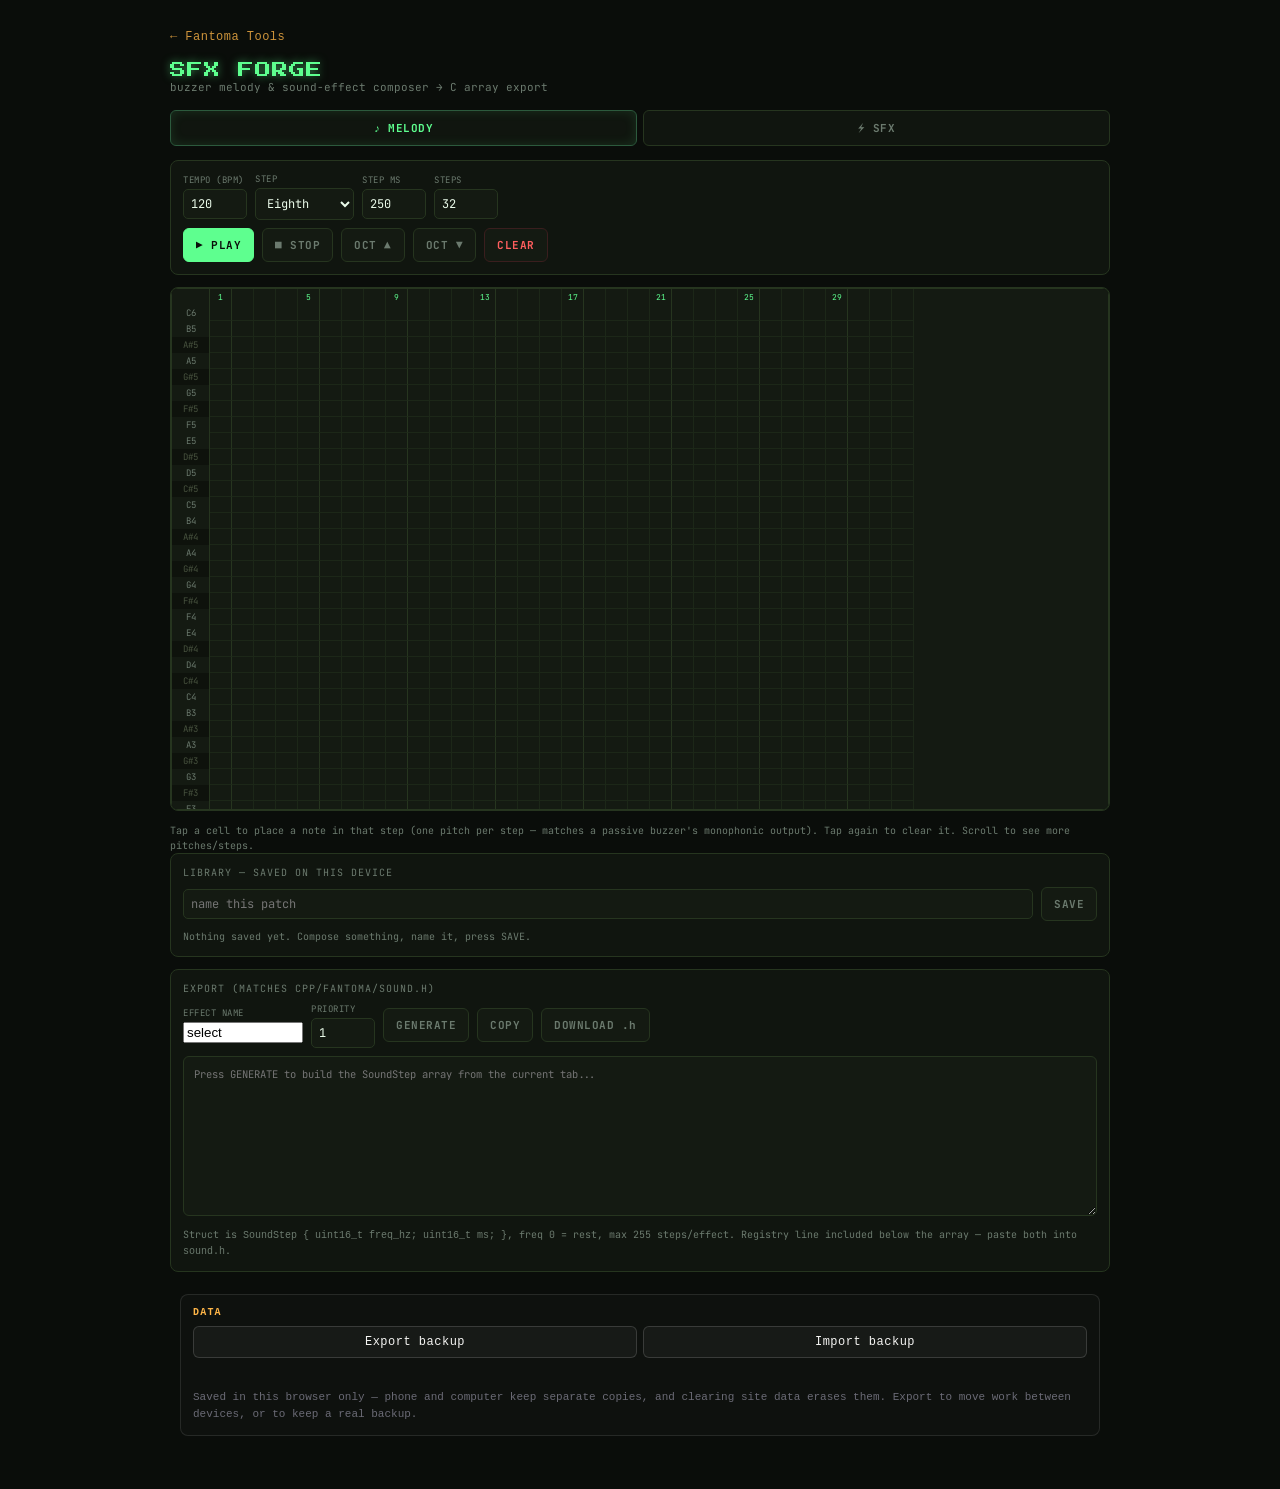
<file: tools/sfx-forge/index.html>
<!DOCTYPE html>
<html lang="en">
<head>
<meta charset="UTF-8">
<meta name="viewport" content="width=device-width, initial-scale=1.0, maximum-scale=1.0, user-scalable=no">
<title>SFX Forge — ESP32 Buzzer Composer</title>
<meta name="description" content="Compose buzzer melodies and sound effects, export as C arrays.">
<meta name="theme-color" content="#0a0d0a">
<link rel="manifest" href="./manifest.webmanifest">
<link rel="icon" href="./icons/icon-192.png">
<link rel="apple-touch-icon" href="./icons/icon-192.png">
<!-- These two webfonts come from Google. They are the one thing here that
     needs the network: offline the page still works, it just falls back to
     the system monospace and loses the pixel-font title. -->
<link rel="preconnect" href="https://fonts.googleapis.com">
<link href="https://fonts.googleapis.com/css2?family=Press+Start+2P&family=JetBrains+Mono:wght@400;500;700&display=swap" rel="stylesheet">
<style>
  :root{
    --bg:#0a0d0a;
    --panel:#10150f;
    --panel2:#141a12;
    --grid-line:#1c2718;
    --grid-line-strong:#26351f;
    --green:#5eff8f;
    --green-dim:#2c5a3d;
    --amber:#ffb648;
    --amber-dim:#5a4322;
    --text:#eafbea;
    --text-dim:#6b7a6e;
    --danger:#ff5e5e;
  }
  *{box-sizing:border-box;-webkit-tap-highlight-color:transparent;}
  html,body{margin:0;padding:0;background:var(--bg);color:var(--text);
    font-family:'JetBrains Mono',ui-monospace,Menlo,Consolas,monospace;
    overscroll-behavior:none;}
  body{padding:14px 12px 40px;min-height:100vh;}

  .title{
    font-family:'Press Start 2P',monospace;
    font-size:13px;
    color:var(--green);
    text-shadow:0 0 8px rgba(94,255,143,.55);
    letter-spacing:1px;
    margin:4px 0 2px;
  }
  .subtitle{font-size:11px;color:var(--text-dim);margin-bottom:16px;}

  .tabs{display:flex;gap:6px;margin-bottom:14px;}
  .tab{
    flex:1;text-align:center;padding:10px 6px;border-radius:6px;
    font-size:11px;letter-spacing:.5px;font-weight:700;
    background:var(--panel);border:1px solid var(--grid-line-strong);
    color:var(--text-dim);cursor:pointer;user-select:none;
  }
  .tab.active.melody{color:var(--green);border-color:var(--green-dim);box-shadow:inset 0 0 12px rgba(94,255,143,.12);}
  .tab.active.sfx{color:var(--amber);border-color:var(--amber-dim);box-shadow:inset 0 0 12px rgba(255,182,72,.12);}

  .panel{background:var(--panel);border:1px solid var(--grid-line-strong);border-radius:8px;padding:12px;margin-bottom:12px;}
  .panel-label{font-size:10px;color:var(--text-dim);text-transform:uppercase;letter-spacing:1px;margin-bottom:8px;}

  .row{display:flex;align-items:center;gap:8px;flex-wrap:wrap;margin-bottom:8px;}
  .row:last-child{margin-bottom:0;}
  .field{display:flex;flex-direction:column;gap:3px;}
  .field label{font-size:9px;color:var(--text-dim);text-transform:uppercase;letter-spacing:.5px;}
  input[type=number]{
    width:64px;background:var(--panel2);border:1px solid var(--grid-line-strong);
    color:var(--text);padding:6px 7px;border-radius:5px;font-family:inherit;font-size:12px;
  }
  select{
    background:var(--panel2);border:1px solid var(--grid-line-strong);color:var(--text);
    padding:6px 7px;border-radius:5px;font-family:inherit;font-size:12px;
  }
  button{
    font-family:inherit;font-size:11px;font-weight:700;letter-spacing:.5px;
    border-radius:6px;border:1px solid var(--grid-line-strong);
    background:var(--panel2);color:var(--text);padding:9px 12px;cursor:pointer;
  }
  button.primary.melody{color:var(--bg);background:var(--green);border-color:var(--green);}
  button.primary.sfx{color:var(--bg);background:var(--amber);border-color:var(--amber);}
  button.ghost{color:var(--text-dim);}
  button.danger{color:var(--danger);border-color:#3a1e1e;}
  button:active{transform:scale(.97);}

  /* ---- Piano roll ---- */
  #rollWrap{
    overflow-x:auto;overflow-y:auto;max-height:46vh;border:1px solid var(--grid-line-strong);
    border-radius:6px;background:var(--panel2);
  }
  #rollGrid{position:relative;}
  .roll-row{display:flex;}
  .key-label{
    position:sticky;left:0;z-index:2;
    width:38px;flex:none;font-size:9px;display:flex;align-items:center;justify-content:center;
    background:var(--panel2);border-right:1px solid var(--grid-line-strong);
    color:var(--text-dim);
  }
  .key-label.sharp{color:#48533f;background:#0e120c;}
  .cell{
    width:22px;height:16px;flex:none;border-right:1px solid var(--grid-line);border-bottom:1px solid var(--grid-line);
  }
  .cell.beat{border-right:1px solid var(--grid-line-strong);}
  .cell.on{
    background:var(--green);box-shadow:0 0 6px rgba(94,255,143,.8), inset 0 0 2px rgba(0,0,0,.4);
  }
  .cell.playing{outline:2px solid #fff;outline-offset:-2px;}
  .step-header{display:flex;position:sticky;top:0;z-index:3;background:var(--panel2);}
  .step-num{
    width:22px;flex:none;text-align:center;font-size:8px;color:var(--text-dim);padding:3px 0;
    border-right:1px solid var(--grid-line);
  }
  .step-num.beat{border-right:1px solid var(--grid-line-strong);color:var(--green);}

  /* ---- SFX canvas ---- */
  #sfxCanvasWrap{border:1px solid var(--grid-line-strong);border-radius:6px;background:var(--panel2);overflow:hidden;}
  #sfxCanvas{display:block;width:100%;height:220px;touch-action:none;}

  .presets{display:flex;gap:6px;flex-wrap:wrap;margin-top:8px;}
  .presets button{font-size:10px;padding:7px 10px;}

  textarea{
    width:100%;min-height:160px;background:var(--panel2);border:1px solid var(--grid-line-strong);
    color:var(--green);font-family:'JetBrains Mono',monospace;font-size:10.5px;line-height:1.5;
    border-radius:6px;padding:10px;resize:vertical;
  }
  .hint{font-size:10px;color:var(--text-dim);margin-top:6px;line-height:1.5;}
  .hidden{display:none !important;}
  .toast{
    position:fixed;bottom:18px;left:50%;transform:translateX(-50%);
    background:var(--panel2);border:1px solid var(--green-dim);color:var(--green);
    padding:8px 14px;border-radius:20px;font-size:11px;opacity:0;pointer-events:none;
    transition:opacity .2s;z-index:50;
  }
  .toast.show{opacity:1;}

  /* ---- Library ---- */
  #patchList{margin-top:4px;}
  .patch{display:flex;align-items:center;gap:8px;padding:7px 0;border-top:1px solid var(--grid-line);}
  .patch:first-child{border-top:none;}
  .patch .pname{flex:1;min-width:0;font-size:11px;color:var(--text);
    overflow:hidden;text-overflow:ellipsis;white-space:nowrap;}
  .patch .pkind{font-size:9px;letter-spacing:.5px;padding:2px 6px;border-radius:4px;
    border:1px solid var(--grid-line-strong);color:var(--text-dim);flex:none;}
  .patch button{font-size:10px;padding:5px 9px;flex:none;}
  #patchName{flex:1;min-width:140px;background:var(--panel2);
    border:1px solid var(--grid-line-strong);color:var(--text);
    padding:6px 7px;border-radius:5px;font-family:inherit;font-size:12px;}

  /* Phone first. On a desktop window, stop the content sprawling the full
     width of a monitor and give the piano roll more vertical room. */
  @media (min-width:820px){
    body{max-width:980px;margin:0 auto;padding:24px 20px 56px;}
    #rollWrap{max-height:58vh;}
    .title{font-size:16px;}
  }
</style>
</head>
<body>

  <div class="title">SFX FORGE</div>
  <div class="subtitle">buzzer melody &amp; sound-effect composer → C array export</div>

  <div class="tabs">
    <div class="tab active melody" id="tabMelodyBtn" onclick="switchTab('melody')">♪ MELODY</div>
    <div class="tab sfx" id="tabSfxBtn" onclick="switchTab('sfx')">⚡ SFX</div>
  </div>

  <!-- ================= MELODY TAB ================= -->
  <div id="melodyTab">
    <div class="panel">
      <div class="row">
        <div class="field">
          <label>Tempo (BPM)</label>
          <input type="number" id="bpm" value="120" min="30" max="300" onchange="updateStepMs()">
        </div>
        <div class="field">
          <label>Step</label>
          <select id="stepDiv" onchange="updateStepMs()">
            <option value="4">Quarter</option>
            <option value="8" selected>Eighth</option>
            <option value="16">Sixteenth</option>
          </select>
        </div>
        <div class="field">
          <label>Step ms</label>
          <input type="number" id="stepMs" value="250" min="10" onchange="renderRoll()">
        </div>
        <div class="field">
          <label>Steps</label>
          <input type="number" id="numSteps" value="32" min="4" max="128" onchange="renderRoll()">
        </div>
      </div>
      <div class="row">
        <button class="primary melody" id="playMelodyBtn" onclick="playMelody()">▶ PLAY</button>
        <button class="ghost" onclick="stopPlayback()">■ STOP</button>
        <button class="ghost" onclick="octaveShift(1)">OCT ▲</button>
        <button class="ghost" onclick="octaveShift(-1)">OCT ▼</button>
        <button class="danger" onclick="clearMelody()">CLEAR</button>
      </div>
    </div>

    <div class="panel" style="padding:0;overflow:hidden;">
      <div id="rollWrap">
        <div id="rollGrid"></div>
      </div>
    </div>
    <div class="hint">Tap a cell to place a note in that step (one pitch per step — matches a passive buzzer's monophonic output). Tap again to clear it. Scroll to see more pitches/steps.</div>
  </div>

  <!-- ================= SFX TAB ================= -->
  <div id="sfxTab" class="hidden">
    <div class="panel">
      <div class="row">
        <div class="field">
          <label>Duration (ms)</label>
          <input type="number" id="sfxDuration" value="600" min="50" max="5000" onchange="renderSfxAxes()">
        </div>
        <div class="field">
          <label>Min Hz</label>
          <input type="number" id="sfxMinHz" value="200" min="20" onchange="renderSfxAxes()">
        </div>
        <div class="field">
          <label>Max Hz</label>
          <input type="number" id="sfxMaxHz" value="3000" min="100" onchange="renderSfxAxes()">
        </div>
        <div class="field">
          <label>Points</label>
          <input type="number" id="sfxPoints" value="24" min="4" max="64">
        </div>
      </div>
      <div class="row">
        <button class="primary sfx" onclick="playSfx()">▶ PLAY</button>
        <button class="ghost" onclick="stopPlayback()">■ STOP</button>
        <button class="danger" onclick="clearSfx()">CLEAR</button>
      </div>
      <div class="row">
        <div class="field">
          <label>Input mode</label>
          <select id="sfxMode" onchange="onSfxModeChange()">
            <option value="draw">Freehand draw</option>
            <option value="points">Tap points (straight lines)</option>
          </select>
        </div>
        <button class="ghost" id="undoPointBtn" onclick="undoSfxPoint()">UNDO POINT</button>
      </div>
      <div class="presets">
        <button onclick="loadPreset('coin')">Coin</button>
        <button onclick="loadPreset('laser')">Laser</button>
        <button onclick="loadPreset('powerup')">Power-Up</button>
        <button onclick="loadPreset('alarm')">Alarm</button>
        <button onclick="loadPreset('explosion')">Explosion (jitter)</button>
        <button onclick="loadPreset('blip')">UI Blip</button>
      </div>
    </div>

    <div class="panel" style="padding:0;">
      <div id="sfxCanvasWrap">
        <canvas id="sfxCanvas"></canvas>
      </div>
    </div>
    <div class="hint">Drag across the canvas to draw a frequency-over-time curve. Y = pitch (log scale), X = time. This gets sampled into discrete freq/duration segments on export.</div>
  </div>

  <!-- ================= LIBRARY ================= -->
  <div class="panel">
    <div class="panel-label">Library &mdash; saved on this device</div>
    <div class="row">
      <input type="text" id="patchName" placeholder="name this patch">
      <button class="ghost" onclick="savePatch()">SAVE</button>
    </div>
    <div id="patchList" class="hint">Nothing saved yet.</div>
  </div>

  <!-- ================= EXPORT ================= -->
  <div class="panel">
    <div class="panel-label">Export (matches cpp/fantoma/sound.h)</div>
    <div class="row">
      <div class="field">
        <label>Effect name</label>
        <input type="text" id="arrName" value="select" style="width:120px;">
      </div>
      <div class="field">
        <label>Priority</label>
        <input type="number" id="priority" value="1" min="0" max="255" style="width:64px;">
      </div>
      <button class="ghost" onclick="generateExport()">GENERATE</button>
      <button class="ghost" onclick="copyExport()">COPY</button>
      <button class="ghost" onclick="downloadExport()">DOWNLOAD .h</button>
    </div>
    <textarea id="exportBox" readonly placeholder="Press GENERATE to build the SoundStep array from the current tab..."></textarea>
    <div id="melodyWarning" class="hint hidden" style="color:var(--amber);">⚠ Melodies aren't playable on-device yet — the player only holds one pending slot and can't resume an interrupted tune. Safe to compose and store, not yet safe to wire up to a scene.</div>
    <div class="hint">Struct is <code>SoundStep { uint16_t freq_hz; uint16_t ms; }</code>, freq 0 = rest, max 255 steps/effect. Registry line included below the array — paste both into <code>sound.h</code>.</div>
  </div>

  <div class="toast" id="toast"></div>

<script src="../../shared/storage.js"></script>
<script src="../../shared/app.js"></script>
<script>
/* ============================= STATE ============================= */
let currentTab = 'melody';
const NOTE_NAMES = ['C','C#','D','D#','E','F','F#','G','G#','A','A#','B'];
let baseOctaveLow = 3;   // lowest octave shown
let octaveSpan = 3;      // number of octaves visible (rows = span*12 + 1)
let melodyNotes = {};    // stepIndex -> midiNumber (or absent = rest)
let audioCtx = null;
let activeOsc = null;
let playToken = 0;

function midiToFreq(midi){ return 440 * Math.pow(2, (midi-69)/12); }
function midiName(midi){
  const n = NOTE_NAMES[midi%12];
  const oct = Math.floor(midi/12)-1;
  return n+oct;
}
function ensureAudio(){
  if(!audioCtx) audioCtx = new (window.AudioContext||window.webkitAudioContext)();
  if(audioCtx.state==='suspended') audioCtx.resume();
  return audioCtx;
}
function toast(msg){
  const t=document.getElementById('toast');
  t.textContent=msg; t.classList.add('show');
  clearTimeout(toast._h);
  toast._h=setTimeout(()=>t.classList.remove('show'),1400);
}

/* ============================= TABS ============================= */
function switchTab(tab){
  currentTab = tab;
  document.getElementById('melodyTab').classList.toggle('hidden', tab!=='melody');
  document.getElementById('sfxTab').classList.toggle('hidden', tab!=='sfx');
  document.getElementById('tabMelodyBtn').classList.toggle('active', tab==='melody');
  document.getElementById('tabSfxBtn').classList.toggle('active', tab==='sfx');
  if(tab==='sfx') requestAnimationFrame(setupSfxCanvas);
}

/* ============================= MELODY: STEP MS ============================= */
function updateStepMs(){
  const bpm = parseFloat(document.getElementById('bpm').value)||120;
  const div = parseFloat(document.getElementById('stepDiv').value)||8;
  // ms per step = (60000 / bpm) * (4/div)
  const ms = Math.round((60000/bpm)*(4/div));
  document.getElementById('stepMs').value = ms;
  renderRoll();
}

/* ============================= MELODY: PIANO ROLL ============================= */
function octaveShift(dir){
  baseOctaveLow = Math.max(0, Math.min(7, baseOctaveLow+dir));
  renderRoll();
}
function clearMelody(){
  melodyNotes = {};
  renderRoll();
  toast('Melody cleared');
}
function renderRoll(){
  const numSteps = Math.max(4, parseInt(document.getElementById('numSteps').value)||32);
  const rows = [];
  const highMidi = (baseOctaveLow+octaveSpan+1)*12; // e.g. top C
  const lowMidi = baseOctaveLow*12;
  for(let m=highMidi; m>=lowMidi; m--) rows.push(m);

  const grid = document.getElementById('rollGrid');
  grid.innerHTML='';

  // step header
  const header = document.createElement('div');
  header.className='step-header';
  const spacer = document.createElement('div');
  spacer.className='key-label';
  spacer.textContent='';
  header.appendChild(spacer);
  for(let s=0;s<numSteps;s++){
    const sn=document.createElement('div');
    sn.className='step-num'+((s%4===0)?' beat':'');
    sn.textContent = (s%4===0)? (s+1) : '';
    header.appendChild(sn);
  }
  grid.appendChild(header);

  rows.forEach(midi=>{
    const r = document.createElement('div');
    r.className='roll-row';
    const label = document.createElement('div');
    const isSharp = NOTE_NAMES[midi%12].includes('#');
    label.className='key-label'+(isSharp?' sharp':'');
    label.textContent = midiName(midi);
    r.appendChild(label);
    for(let s=0;s<numSteps;s++){
      const c = document.createElement('div');
      c.className='cell'+((s%4===0)?' beat':'');
      if(melodyNotes[s]===midi) c.classList.add('on');
      c.dataset.step=s; c.dataset.midi=midi;
      c.onclick=()=>toggleCell(s, midi);
      r.appendChild(c);
    }
    grid.appendChild(r);
  });
}
function toggleCell(step, midi){
  if(melodyNotes[step]===midi){ delete melodyNotes[step]; }
  else{ melodyNotes[step]=midi; playPreviewNote(midi); }
  renderRoll();
}
function playPreviewNote(midi){
  const ctx = ensureAudio();
  const stepMs = parseFloat(document.getElementById('stepMs').value)||250;
  const dur = Math.min(180, stepMs)/1000;
  const osc = ctx.createOscillator();
  const gain = ctx.createGain();
  osc.type='square';
  osc.frequency.value = midiToFreq(midi);
  gain.gain.value = 0.15;
  osc.connect(gain).connect(ctx.destination);
  const t0 = ctx.currentTime;
  osc.start(t0);
  osc.stop(t0+dur);
}

/* ============================= MELODY: PLAYBACK ============================= */
function stopPlayback(){
  playToken++; // invalidates any pending scheduled callbacks
  if(activeOsc){ try{activeOsc.stop();}catch(e){} activeOsc=null; }
  document.querySelectorAll('.cell.playing').forEach(c=>c.classList.remove('playing'));
}
function playMelody(){
  stopPlayback();
  const myToken = playToken;
  const ctx = ensureAudio();
  const numSteps = Math.max(4, parseInt(document.getElementById('numSteps').value)||32);
  const stepMs = parseFloat(document.getElementById('stepMs').value)||250;
  let t = ctx.currentTime + 0.05;
  for(let s=0;s<numSteps;s++){
    const midi = melodyNotes[s];
    if(midi!==undefined){
      const osc = ctx.createOscillator();
      const gain = ctx.createGain();
      osc.type='square';
      osc.frequency.value = midiToFreq(midi);
      gain.gain.value = 0.15;
      osc.connect(gain).connect(ctx.destination);
      osc.start(t);
      osc.stop(t+stepMs/1000*0.92);
      const cellEl = ()=>document.querySelector(`.cell[data-step="${s}"][data-midi="${midi}"]`);
      setTimeout(()=>{ if(playToken!==myToken)return; const el=cellEl(); if(el)el.classList.add('playing'); }, (t-ctx.currentTime)*1000);
      setTimeout(()=>{ if(playToken!==myToken)return; const el=cellEl(); if(el)el.classList.remove('playing'); }, (t-ctx.currentTime)*1000+stepMs*0.92);
    }
    t += stepMs/1000;
  }
}

/* ============================= SFX: CANVAS ============================= */
let sfxPath = []; // array of {x:0..1, y:0..1} y=0 top(max hz), y=1 bottom(min hz)
let sfxCanvasEl, sfxCtx, sfxDrawing=false;
let sfxMode = 'draw';
function onSfxModeChange(){
  sfxMode = document.getElementById('sfxMode').value;
  toast(sfxMode==='points' ? 'Tap to place points' : 'Drag to draw freehand');
}
function undoSfxPoint(){
  sfxPath.pop();
  drawSfxCanvas();
}

function setupSfxCanvas(){
  sfxCanvasEl = document.getElementById('sfxCanvas');
  const wrap = document.getElementById('sfxCanvasWrap');
  const dpr = window.devicePixelRatio||1;
  const w = wrap.clientWidth, h = 220;
  sfxCanvasEl.width = w*dpr; sfxCanvasEl.height = h*dpr;
  sfxCanvasEl.style.width=w+'px'; sfxCanvasEl.style.height=h+'px';
  sfxCtx = sfxCanvasEl.getContext('2d');
  sfxCtx.scale(dpr,dpr);
  drawSfxCanvas();

  sfxCanvasEl.onpointerdown = (e)=>{
    if(sfxMode==='points'){ addSfxPointTap(e); }
    else { sfxDrawing=true; addSfxPoint(e); }
  };
  sfxCanvasEl.onpointermove = (e)=>{ if(sfxMode==='draw' && sfxDrawing) addSfxPoint(e); };
  window.onpointerup = ()=>{ sfxDrawing=false; };
  sfxCanvasEl.onpointerleave = ()=>{};
}
function addSfxPoint(e){
  const rect = sfxCanvasEl.getBoundingClientRect();
  const x = Math.min(1,Math.max(0,(e.clientX-rect.left)/rect.width));
  const y = Math.min(1,Math.max(0,(e.clientY-rect.top)/rect.height));
  // enforce increasing x (drawing left to right); if user goes backward, overwrite nearest
  sfxPath = sfxPath.filter(p=>p.x < x-0.002);
  sfxPath.push({x,y});
  drawSfxCanvas();
}
function addSfxPointTap(e){
  const rect = sfxCanvasEl.getBoundingClientRect();
  const x = Math.min(1,Math.max(0,(e.clientX-rect.left)/rect.width));
  const y = Math.min(1,Math.max(0,(e.clientY-rect.top)/rect.height));
  sfxPath.push({x,y});
  drawSfxCanvas();
}
function clearSfx(){ sfxPath=[]; drawSfxCanvas(); toast('SFX cleared'); }
function renderSfxAxes(){ drawSfxCanvas(); }
function drawSfxCanvas(){
  if(!sfxCtx) return;
  const w = sfxCanvasEl.clientWidth, h = sfxCanvasEl.clientHeight;
  sfxCtx.clearRect(0,0,w,h);
  sfxCtx.fillStyle = '#141a12';
  sfxCtx.fillRect(0,0,w,h);
  // grid
  sfxCtx.strokeStyle = '#1c2718';
  sfxCtx.lineWidth = 1;
  for(let i=0;i<=8;i++){
    const gx = w*i/8;
    sfxCtx.beginPath(); sfxCtx.moveTo(gx,0); sfxCtx.lineTo(gx,h); sfxCtx.stroke();
  }
  for(let i=0;i<=4;i++){
    const gy = h*i/4;
    sfxCtx.beginPath(); sfxCtx.moveTo(0,gy); sfxCtx.lineTo(w,gy); sfxCtx.stroke();
  }
  // path — always connect in time (x) order, so tap order doesn't matter
  if(sfxPath.length>1){
    const sorted = [...sfxPath].sort((a,b)=>a.x-b.x);
    sfxCtx.strokeStyle = '#ffb648';
    sfxCtx.shadowColor = 'rgba(255,182,72,.7)';
    sfxCtx.shadowBlur = 6;
    sfxCtx.lineWidth = 3;
    sfxCtx.beginPath();
    sorted.forEach((p,i)=>{
      const px=p.x*w, py=p.y*h;
      if(i===0) sfxCtx.moveTo(px,py); else sfxCtx.lineTo(px,py);
    });
    sfxCtx.stroke();
    sfxCtx.shadowBlur = 0;
    if(sfxMode==='points'){
      sfxCtx.fillStyle = '#ffb648';
      sorted.forEach(p=>{
        sfxCtx.beginPath();
        sfxCtx.arc(p.x*w, p.y*h, 4, 0, Math.PI*2);
        sfxCtx.fill();
      });
    }
  } else {
    sfxCtx.fillStyle = '#3d4a37';
    sfxCtx.font = '11px monospace';
    sfxCtx.fillText(sfxMode==='points' ? 'tap to place points' : 'drag to draw a frequency curve', 10, h/2);
  }
}
function yToFreq(y){
  const minHz = parseFloat(document.getElementById('sfxMinHz').value)||100;
  const maxHz = parseFloat(document.getElementById('sfxMaxHz').value)||2500;
  // y=0 -> maxHz (top), y=1 -> minHz (bottom), log scale
  const t = 1-y;
  const logMin = Math.log(minHz), logMax = Math.log(maxHz);
  return Math.exp(logMin + t*(logMax-logMin));
}
function sampleSfxPath(numPoints){
  if(sfxPath.length<2) return [];
  const sorted = [...sfxPath].sort((a,b)=>a.x-b.x);
  const out=[];
  for(let i=0;i<numPoints;i++){
    const x = i/(numPoints-1);
    // find surrounding points, interpolate y
    let y;
    if(x<=sorted[0].x) y=sorted[0].y;
    else if(x>=sorted[sorted.length-1].x) y=sorted[sorted.length-1].y;
    else{
      let j=0;
      while(j<sorted.length-1 && sorted[j+1].x<x) j++;
      const a=sorted[j], b=sorted[j+1];
      const frac = (b.x-a.x)<1e-6? 0 : (x-a.x)/(b.x-a.x);
      y = a.y + frac*(b.y-a.y);
    }
    out.push(yToFreq(y));
  }
  return out;
}

/* SFX presets: define as normalized {x,y} curves */
function loadPreset(name){
  const presets = {
    coin: [{x:0,y:0.65},{x:0.15,y:0.65},{x:0.2,y:0.05},{x:1,y:0.05}],
    laser: [{x:0,y:0.02},{x:1,y:0.95}],
    powerup: [{x:0,y:0.9},{x:0.3,y:0.6},{x:0.6,y:0.35},{x:1,y:0.05}],
    alarm: [{x:0,y:0.2},{x:0.25,y:0.7},{x:0.5,y:0.2},{x:0.75,y:0.7},{x:1,y:0.2}],
    blip: [{x:0,y:0.3},{x:0.5,y:0.3},{x:1,y:0.3}],
    explosion: (()=>{ const p=[]; for(let i=0;i<=30;i++){ p.push({x:i/30, y: 0.6+Math.random()*0.4}); } return p; })()
  };
  sfxPath = presets[name] || [];
  document.getElementById('sfxDuration').value = name==='blip'?150:(name==='explosion'?500:600);
  drawSfxCanvas();
}

/* ============================= SFX: PLAYBACK ============================= */
function playSfx(){
  stopPlayback();
  const myToken = playToken;
  const ctx = ensureAudio();
  const numPoints = Math.max(4, parseInt(document.getElementById('sfxPoints').value)||24);
  const duration = parseFloat(document.getElementById('sfxDuration').value)||600;
  const freqs = sampleSfxPath(numPoints);
  if(freqs.length===0){ toast('Draw a curve first'); return; }
  const segMs = duration/numPoints;

  const osc = ctx.createOscillator();
  const gain = ctx.createGain();
  osc.type='square';
  gain.gain.value=0.15;
  osc.connect(gain).connect(ctx.destination);
  const t0 = ctx.currentTime+0.05;
  freqs.forEach((f,i)=>{
    osc.frequency.setValueAtTime(f, t0 + (i*segMs)/1000);
  });
  osc.start(t0);
  osc.stop(t0+duration/1000+0.05);
  activeOsc = osc;
}

/* ============================= EXPORT ============================= */
function sanitizeName(n){
  return (n||'my_sound').trim().replace(/[^a-zA-Z0-9_]/g,'_').replace(/^(\d)/,'_$1') || 'my_sound';
}
function generateExport(){
  const name = sanitizeName(document.getElementById('arrName').value);
  const priority = Math.max(0, Math.min(255, parseInt(document.getElementById('priority').value)||0));
  let notes = [];
  let headerComment = '';
  const warnEl = document.getElementById('melodyWarning');

  if(currentTab==='melody'){
    warnEl.classList.remove('hidden');
    const numSteps = Math.max(4, parseInt(document.getElementById('numSteps').value)||32);
    const stepMs = Math.round(parseFloat(document.getElementById('stepMs').value)||250);
    const bpm = document.getElementById('bpm').value;
    for(let s=0;s<numSteps;s++){
      const midi = melodyNotes[s];
      const freq = midi!==undefined ? Math.round(midiToFreq(midi)) : 0;
      notes.push({freq, ms:stepMs});
    }
    notes = mergeNotes(notes);
    headerComment = `/* Melody "${name}" — ${bpm} BPM, ${stepMs} ms/step, ${numSteps} steps. NOT YET PLAYABLE: player has no resume, see sound-format.md */`;
  } else {
    warnEl.classList.add('hidden');
    const numPoints = Math.max(4, parseInt(document.getElementById('sfxPoints').value)||24);
    const duration = parseFloat(document.getElementById('sfxDuration').value)||600;
    const freqs = sampleSfxPath(numPoints);
    if(freqs.length===0){ toast('Draw an SFX curve first'); return; }
    const segMs = Math.round(duration/numPoints);
    notes = freqs.map(f=>({freq:Math.round(f), ms:segMs}));
    notes = mergeNotes(notes);
    headerComment = `/* SFX "${name}" — ${duration} ms total, ${numPoints} segments */`;
  }

  if(notes.length>255){
    toast(`Too many steps after merge: ${notes.length} (max 255)`);
    return;
  }

  const stepsVar = `sfx_${name}_steps`;
  const lines = notes.map(n=>`    { ${n.freq}, ${n.ms} },`).join('\n');
  const code =
`${headerComment}
static const SoundStep ${stepsVar}[] = {
${lines}
};

/* SFX_${name.toUpperCase()} */ { ${stepsVar}, ${notes.length}, ${priority} },   /* steps, count, priority */
`;
  document.getElementById('exportBox').value = code;
  toast('Export generated');
}
function mergeNotes(notes){
  if(notes.length===0) return notes;
  const out=[{...notes[0]}];
  for(let i=1;i<notes.length;i++){
    const n=notes[i];
    const last=out[out.length-1];
    if(n.freq===last.freq){ last.ms += n.ms; }
    else out.push({...n});
  }
  return out;
}
function copyExport(){
  const box = document.getElementById('exportBox');
  if(!box.value){ toast('Nothing to copy — generate first'); return; }
  box.select(); box.setSelectionRange(0,999999);
  try{ document.execCommand('copy'); toast('Copied to clipboard'); }
  catch(e){
    navigator.clipboard?.writeText(box.value).then(()=>toast('Copied to clipboard'));
  }
}
function downloadExport(){
  const box = document.getElementById('exportBox');
  if(!box.value){ toast('Nothing to download — generate first'); return; }
  const name = sanitizeName(document.getElementById('arrName').value);
  const blob = new Blob([box.value], {type:'text/plain'});
  const url = URL.createObjectURL(blob);
  const a = document.createElement('a');
  a.href = url; a.download = name+'.h';
  document.body.appendChild(a); a.click(); document.body.removeChild(a);
  URL.revokeObjectURL(url);
  toast('Downloaded '+name+'.h');
}

/* ============================= PERSISTENCE =============================
 * This tool originally kept nothing at all -- every melody and every drawn
 * curve died on reload. Everything below exists to fix that.
 *
 * Two layers:
 *   current  -- an autosaved snapshot, so closing the app and coming back
 *               lands you exactly where you were.
 *   patches  -- an explicit named library you save into deliberately.
 */
const store = Fantoma.store('sfx-forge');
let booted = false;

// Every <input>/<select> whose value is part of the document.
const FIELDS = ['bpm','stepDiv','stepMs','numSteps','sfxDuration','sfxMinHz',
                'sfxMaxHz','sfxPoints','sfxMode','arrName','priority'];

function snapshot(){
  const fields = {};
  FIELDS.forEach(id=>{ const el=document.getElementById(id); if(el) fields[id]=el.value; });
  return {
    v: 1,
    tab: currentTab,
    baseOctaveLow: baseOctaveLow,
    melodyNotes: melodyNotes,
    sfxPath: sfxPath,
    fields: fields
  };
}

function applySnapshot(snap){
  if(!snap || typeof snap!=='object') return false;
  booted = false;                       // suppress autosave while restoring
  try{
    if(snap.fields){
      FIELDS.forEach(id=>{
        const el = document.getElementById(id);
        if(el && snap.fields[id]!==undefined) el.value = snap.fields[id];
      });
    }
    if(typeof snap.baseOctaveLow==='number') baseOctaveLow = snap.baseOctaveLow;
    melodyNotes = (snap.melodyNotes && typeof snap.melodyNotes==='object') ? snap.melodyNotes : {};
    sfxPath = Array.isArray(snap.sfxPath) ? snap.sfxPath : [];
    sfxMode = document.getElementById('sfxMode').value;
    switchTab(snap.tab==='sfx' ? 'sfx' : 'melody');
    renderRoll();
    drawSfxCanvas();
  } finally {
    booted = true;
  }
  return true;
}

let saveTimer = null;
function scheduleSave(){
  if(!booted) return;
  clearTimeout(saveTimer);
  saveTimer = setTimeout(()=>{ store.set('current', snapshot()); }, 250);
}

/* Every melody edit funnels through renderRoll(), and every curve edit
 * through drawSfxCanvas(). Wrapping those two is enough to autosave the
 * whole tool without touching a dozen individual call sites. */
(function(){
  const _renderRoll = renderRoll;
  renderRoll = function(){ _renderRoll.apply(this, arguments); scheduleSave(); };
  const _drawSfxCanvas = drawSfxCanvas;
  drawSfxCanvas = function(){ _drawSfxCanvas.apply(this, arguments); scheduleSave(); };
})();

['input','change'].forEach(evt=>{
  document.addEventListener(evt, e=>{
    if(e.target && e.target.matches && e.target.matches('input,select')) scheduleSave();
  });
});

/* ---- named library ---- */

function loadPatches(){
  const p = store.get('patches', []);
  return Array.isArray(p) ? p : [];
}

function savePatch(){
  const input = document.getElementById('patchName');
  const name = (input.value||'').trim();
  if(!name){ toast('Give it a name first'); input.focus(); return; }
  const patches = loadPatches();
  const entry = { id:'p'+Date.now(), name:name, kind:currentTab,
                  savedAt:Date.now(), state:snapshot() };
  const at = patches.findIndex(x=>x.name===name && x.kind===currentTab);
  if(at>=0){
    if(!confirm('Overwrite "'+name+'"?')) return;
    entry.id = patches[at].id;
    patches[at] = entry;
  } else {
    patches.unshift(entry);
  }
  if(store.set('patches', patches)){
    renderPatches();
    toast('Saved "'+name+'"');
  } else {
    toast('Out of storage space');
  }
}

function loadPatch(id){
  const patch = loadPatches().find(x=>x.id===id);
  if(!patch) return;
  applySnapshot(patch.state);
  document.getElementById('patchName').value = patch.name;
  scheduleSave();
  toast('Loaded "'+patch.name+'"');
}

function deletePatch(id){
  const patches = loadPatches();
  const patch = patches.find(x=>x.id===id);
  if(!patch) return;
  if(!confirm('Delete "'+patch.name+'"?')) return;
  store.set('patches', patches.filter(x=>x.id!==id));
  renderPatches();
}

function renderPatches(){
  const wrap = document.getElementById('patchList');
  const patches = loadPatches();
  if(!patches.length){
    wrap.className = 'hint';
    wrap.textContent = 'Nothing saved yet. Compose something, name it, press SAVE.';
    return;
  }
  wrap.className = '';
  wrap.innerHTML = '';
  patches.forEach(patch=>{
    const row = document.createElement('div');
    row.className = 'patch';

    const kind = document.createElement('span');
    kind.className = 'pkind';
    kind.textContent = patch.kind==='sfx' ? 'SFX' : 'MEL';

    const name = document.createElement('span');
    name.className = 'pname';
    name.textContent = patch.name;

    const load = document.createElement('button');
    load.className = 'ghost';
    load.textContent = 'LOAD';
    load.onclick = ()=>loadPatch(patch.id);

    const del = document.createElement('button');
    del.className = 'danger';
    del.textContent = 'DEL';
    del.onclick = ()=>deletePatch(patch.id);

    row.appendChild(kind); row.appendChild(name);
    row.appendChild(load); row.appendChild(del);
    wrap.appendChild(row);
  });
}

/* ============================= INIT ============================= */
updateStepMs();
renderRoll();
window.addEventListener('resize', ()=>{ if(currentTab==='sfx') setupSfxCanvas(); });

// updateStepMs() above derives stepMs from BPM, so the restore has to come
// after it -- otherwise a saved stepMs is overwritten on every boot.
booted = true;
applySnapshot(store.get('current'));
renderPatches();

FantomaApp.init({
  toolId: 'sfx-forge',
  store: store,
  accent: '#ffb648',
  onImport: function(){
    applySnapshot(store.get('current'));
    renderPatches();
    toast('Backup imported');
  }
});
</script>
</body>
</html>
</file>
<file: shared/theme.css>
/* Fantoma Tools — shared look for the hub.
 *
 * Deliberately NOT applied to the tools themselves. Each tool keeps the
 * design it was built with; this only makes the launcher feel like it
 * belongs to the same set. */

:root {
  --bg: #0d0d12;
  --panel: #17171f;
  --line: #2b2b36;
  --text: #f4f4f2;
  --dim: #9a9aa4;
  --faint: #6b6b76;
  --green: #5ee88f;
  --amber: #ffb648;
}

* { box-sizing: border-box; -webkit-tap-highlight-color: transparent; }

body {
  margin: 0;
  padding: 28px 16px 56px;
  background: var(--bg);
  color: var(--text);
  font-family: ui-monospace, SFMono-Regular, Menlo, Consolas, 'Courier New', monospace;
  line-height: 1.5;
}

.wrap { max-width: 920px; margin: 0 auto; }

.masthead { display: flex; align-items: center; gap: 14px; margin-bottom: 6px; }
.masthead img { width: 52px; height: 52px; border-radius: 12px; flex: none; }
.masthead h1 {
  font-size: 17px; letter-spacing: .1em; text-transform: uppercase;
  color: var(--green); margin: 0; font-weight: 700;
}
.masthead p { margin: 2px 0 0; font-size: 12px; color: var(--faint); }

.grid {
  display: grid; gap: 12px; margin-top: 26px;
  grid-template-columns: 1fr;
}
@media (min-width: 560px) { .grid { grid-template-columns: 1fr 1fr; } }
@media (min-width: 860px) { .grid { grid-template-columns: 1fr 1fr 1fr; } }

.tile {
  display: flex; gap: 12px; align-items: flex-start;
  padding: 14px; border: 1px solid var(--line); border-radius: 10px;
  background: var(--panel); color: inherit; text-decoration: none;
}
.tile:hover { border-color: var(--green); }
.tile img { width: 44px; height: 44px; border-radius: 10px; flex: none; }
.tile h2 { margin: 0; font-size: 13px; letter-spacing: .04em; }
.tile p { margin: 4px 0 0; font-size: 11px; color: var(--dim); }

.card {
  margin-top: 26px; border: 1px solid var(--line); border-radius: 10px;
  padding: 16px; background: rgba(255, 255, 255, .02);
}
.card h2 {
  margin: 0 0 10px; font-size: 10px; letter-spacing: .12em;
  text-transform: uppercase; color: var(--green);
}
.card p { margin: 0 0 10px; font-size: 12px; color: var(--dim); }
.card p:last-child { margin-bottom: 0; }
.card b { color: var(--text); font-weight: 700; }
.card ol { margin: 0 0 10px; padding-left: 20px; font-size: 12px; color: var(--dim); }
.card li { margin-bottom: 4px; }

#fantoma-install {
  font: inherit; font-size: 12px; cursor: pointer; padding: 9px 14px;
  border-radius: 6px; border: 1px solid var(--green);
  background: transparent; color: var(--green);
}
#fantoma-install:active { transform: translateY(1px); }

footer { margin-top: 30px; font-size: 11px; color: var(--faint); text-align: center; }
</file>
